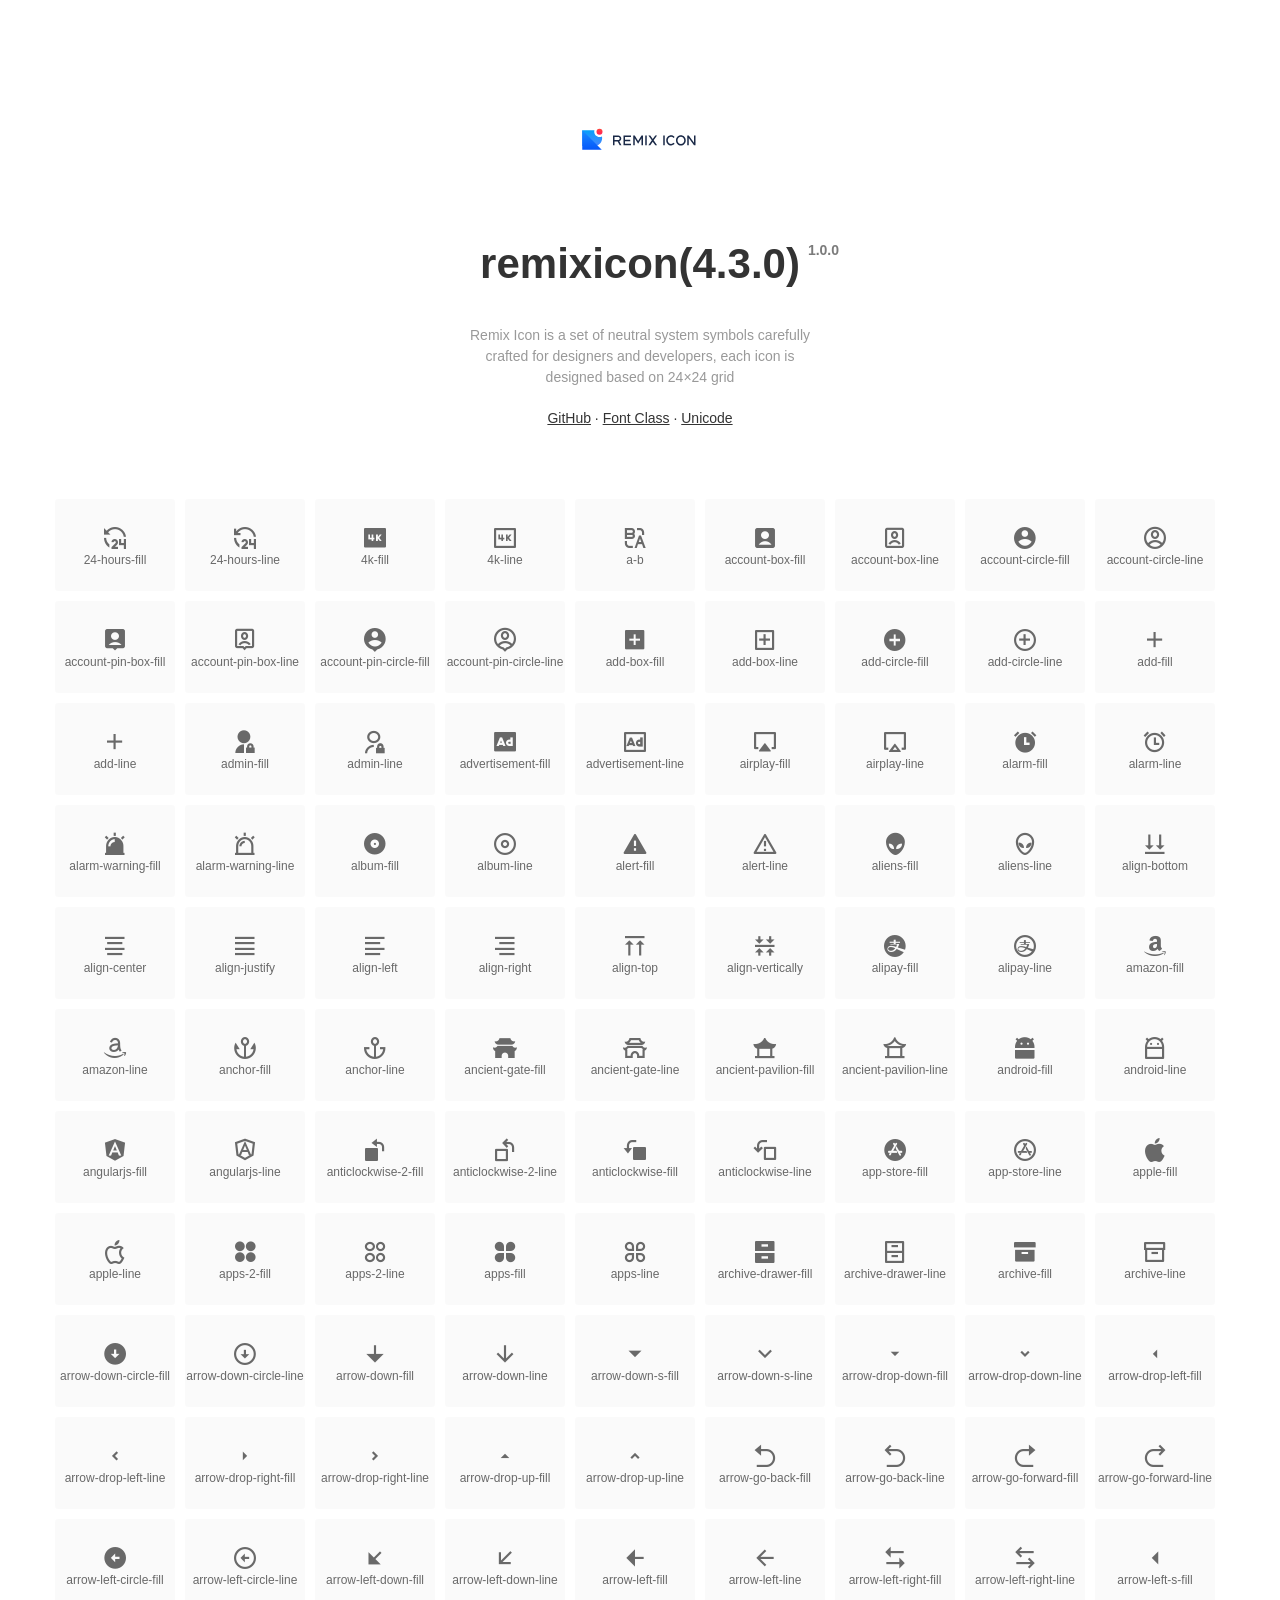
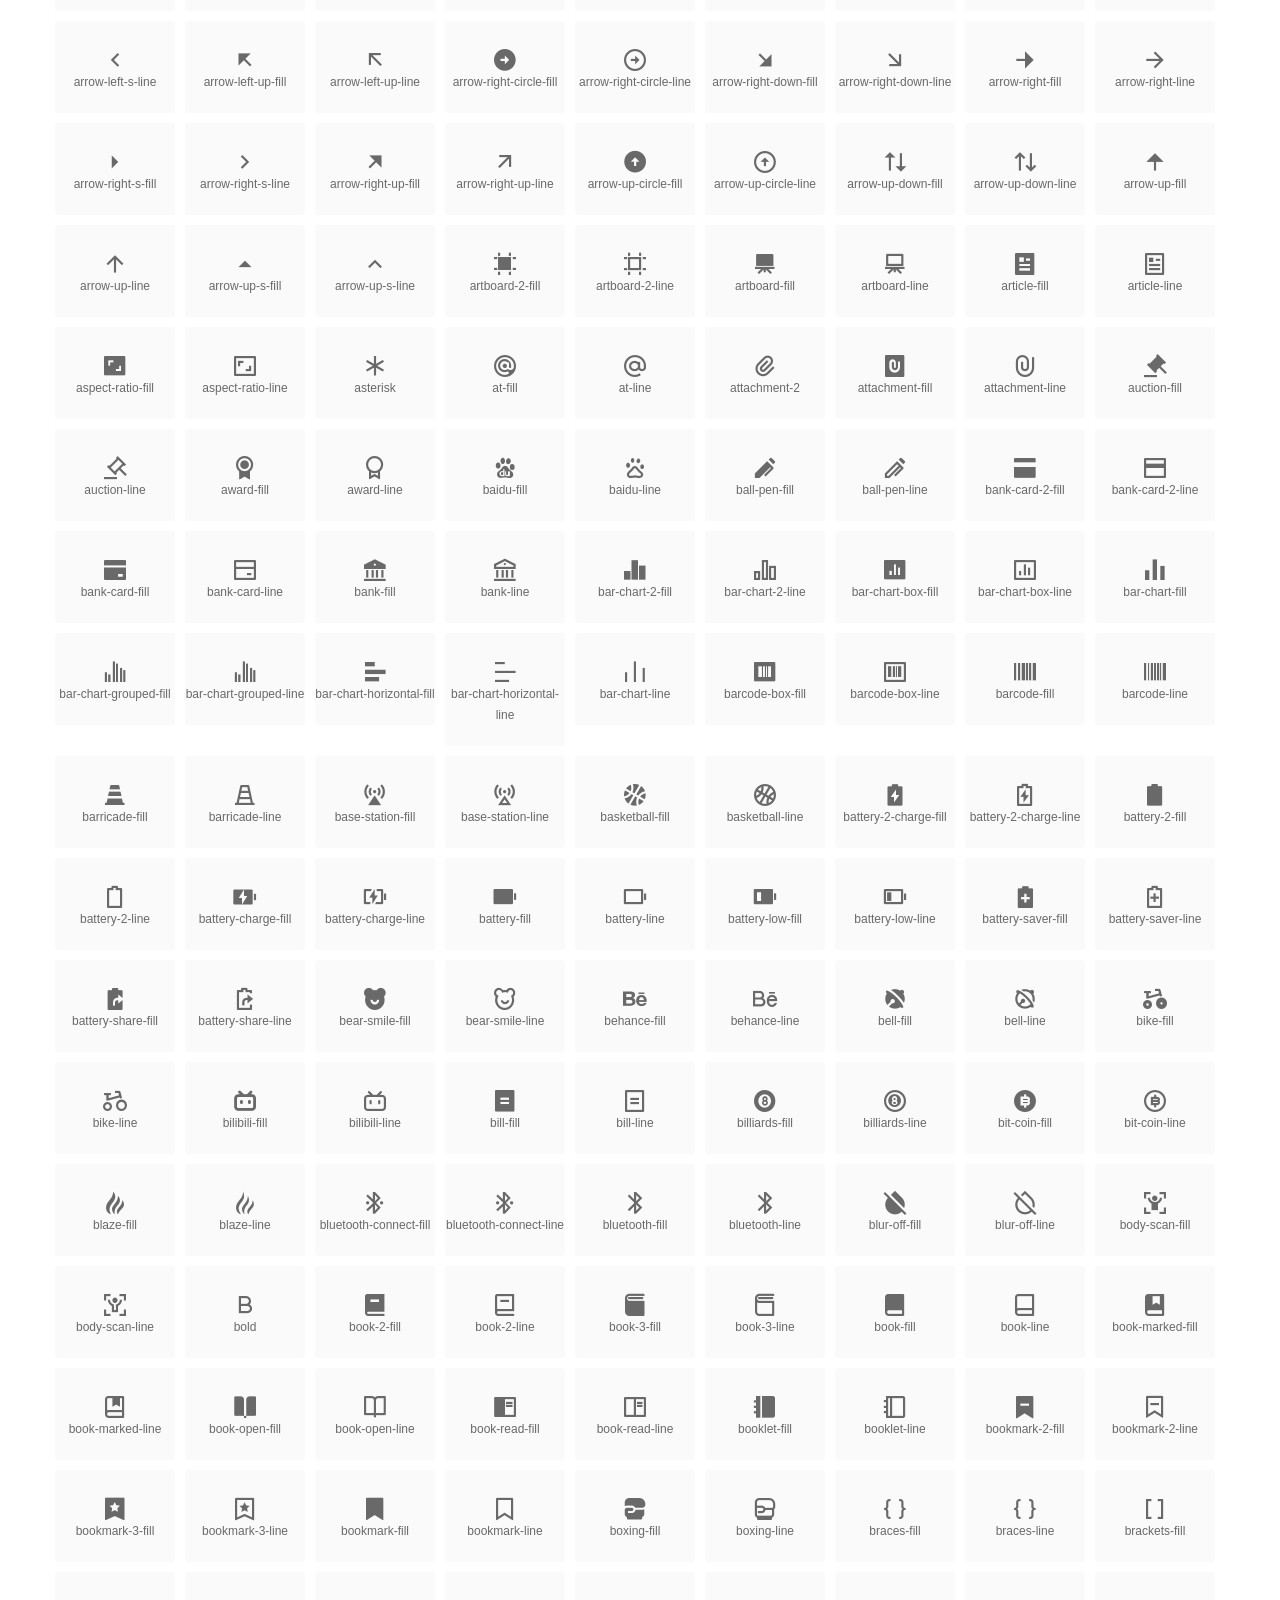
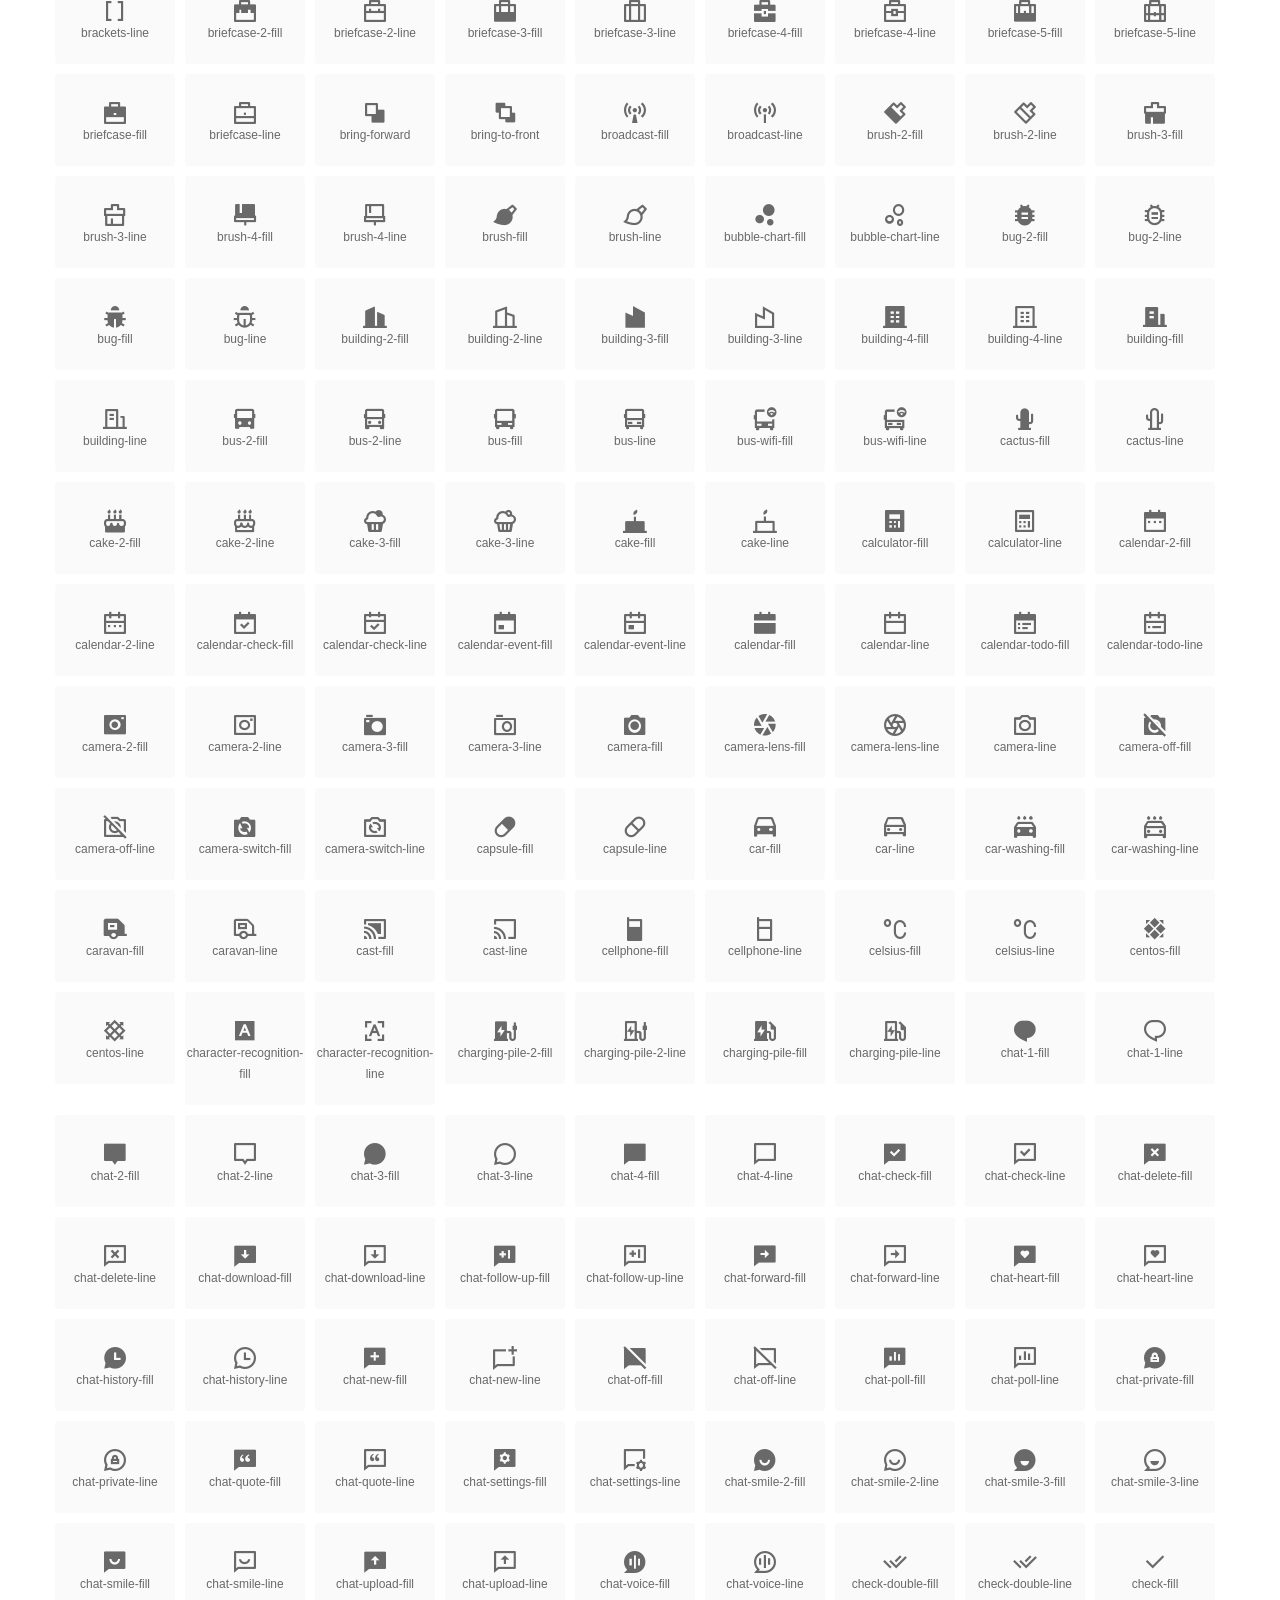
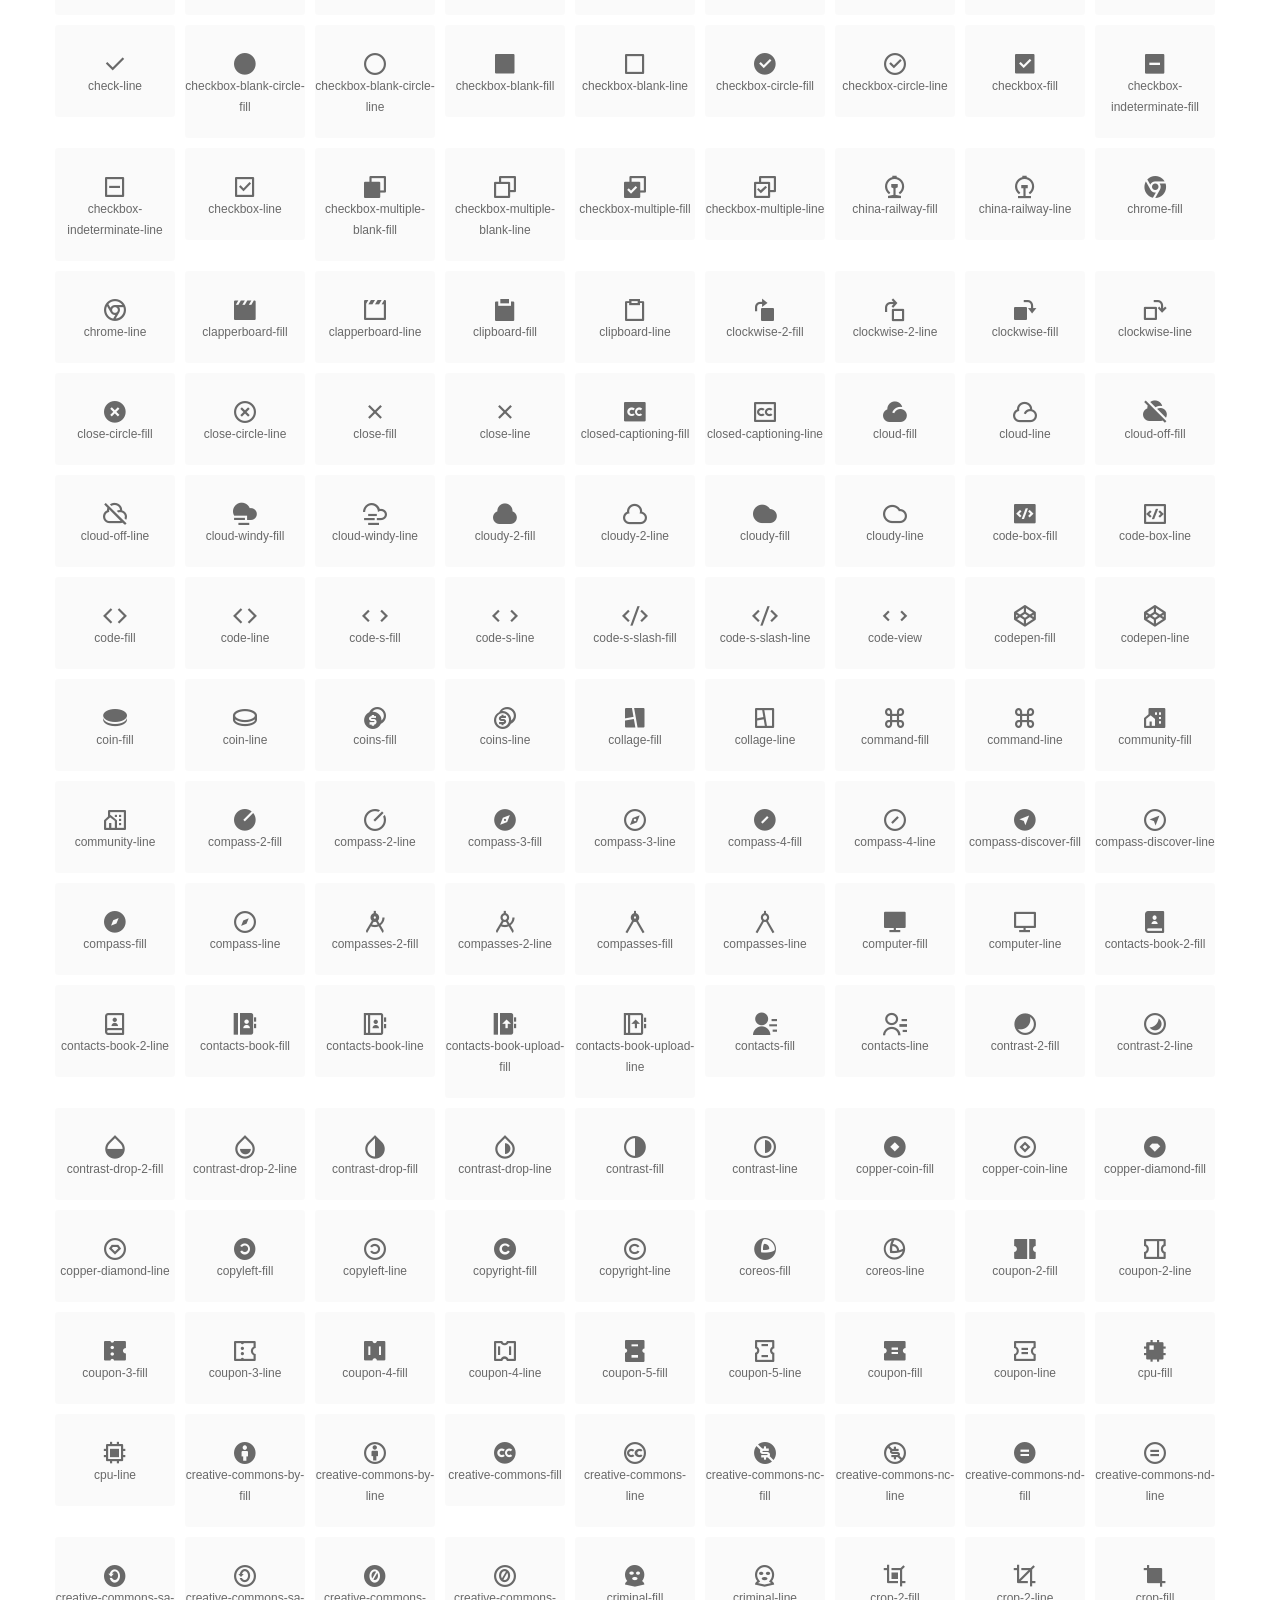
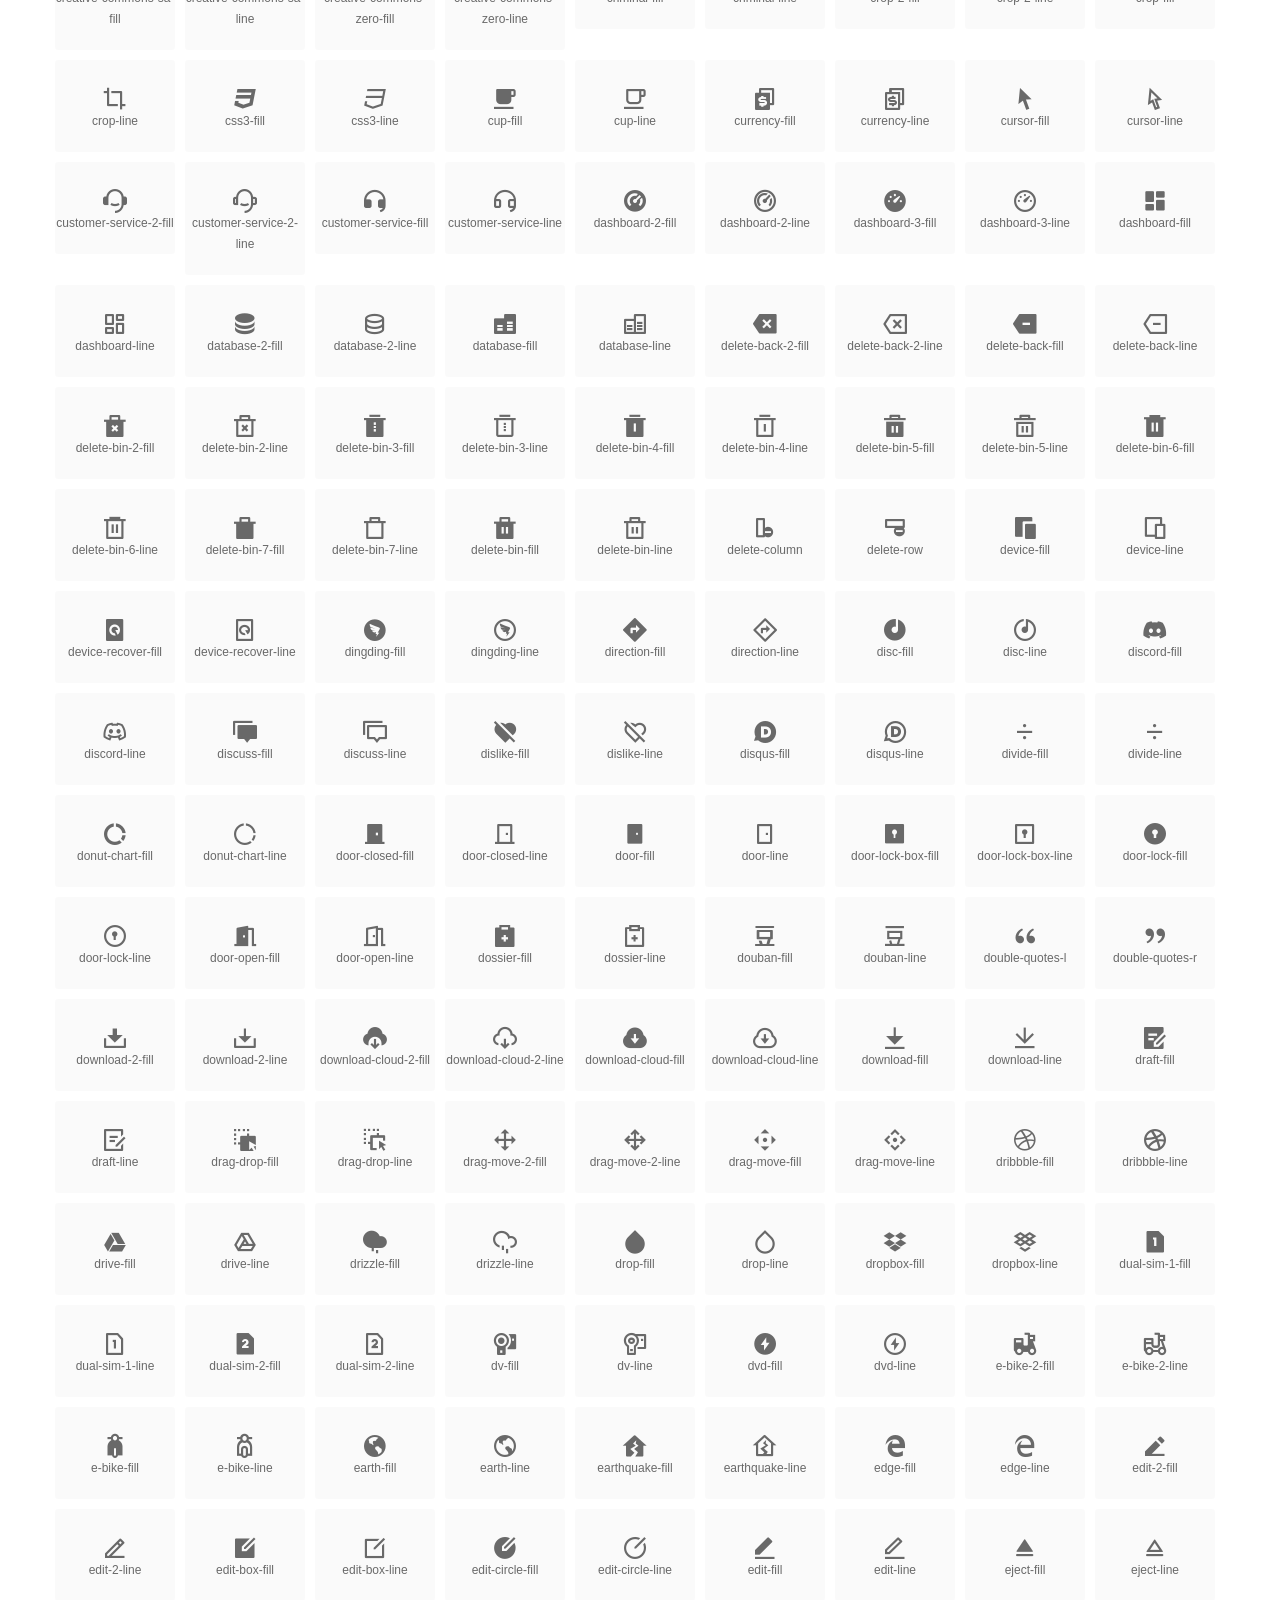
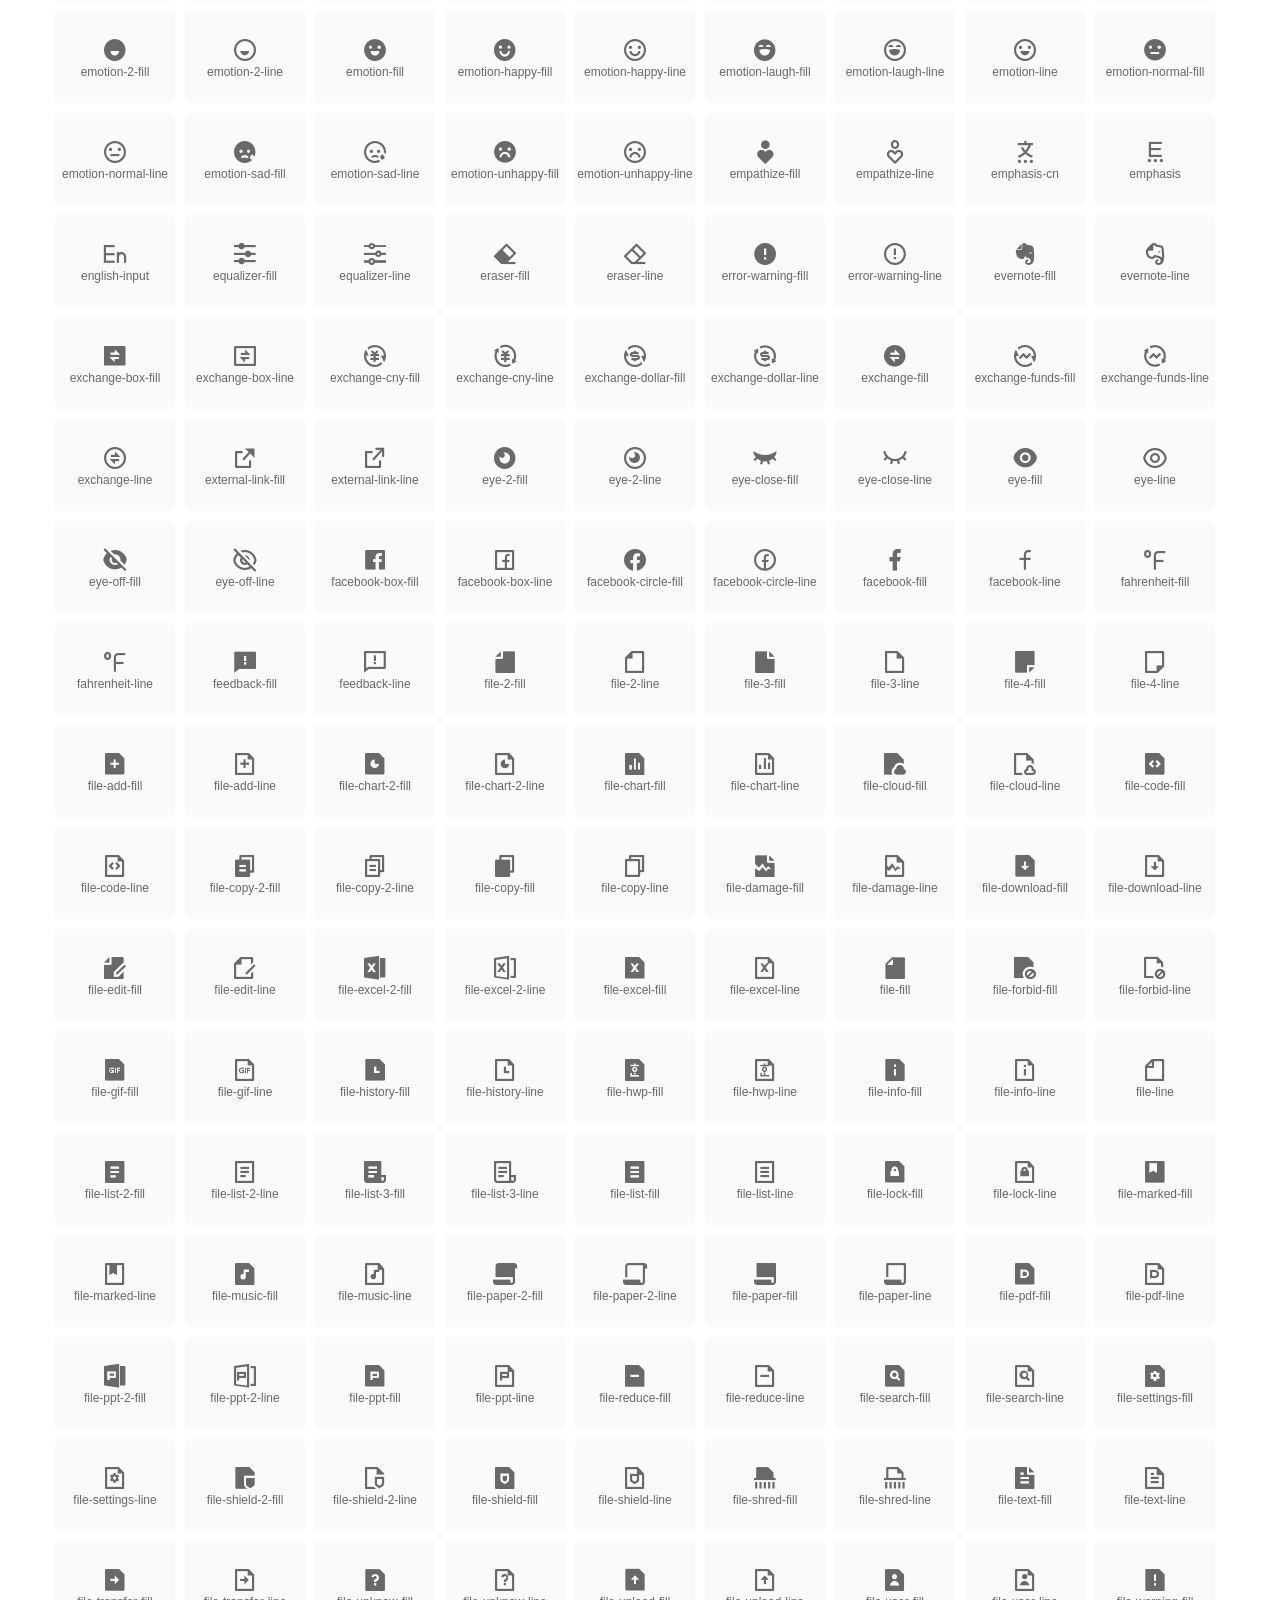
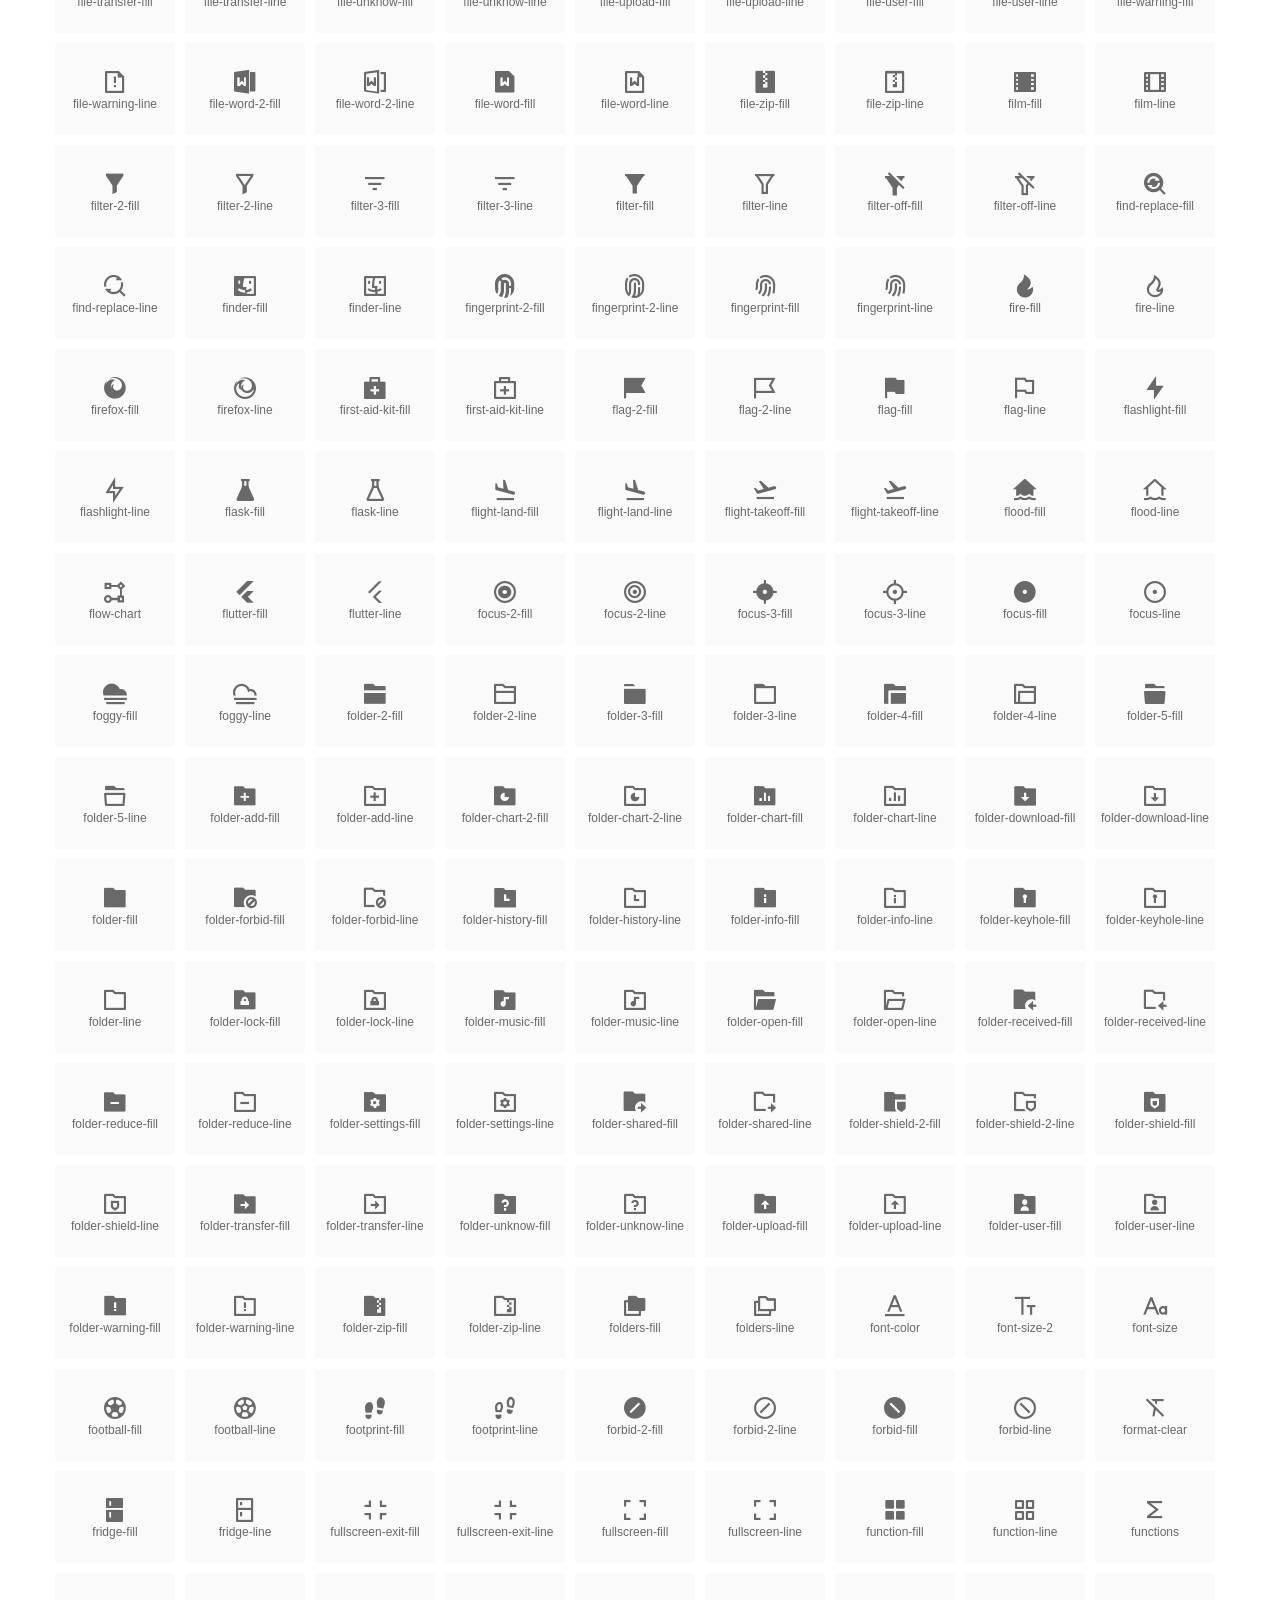
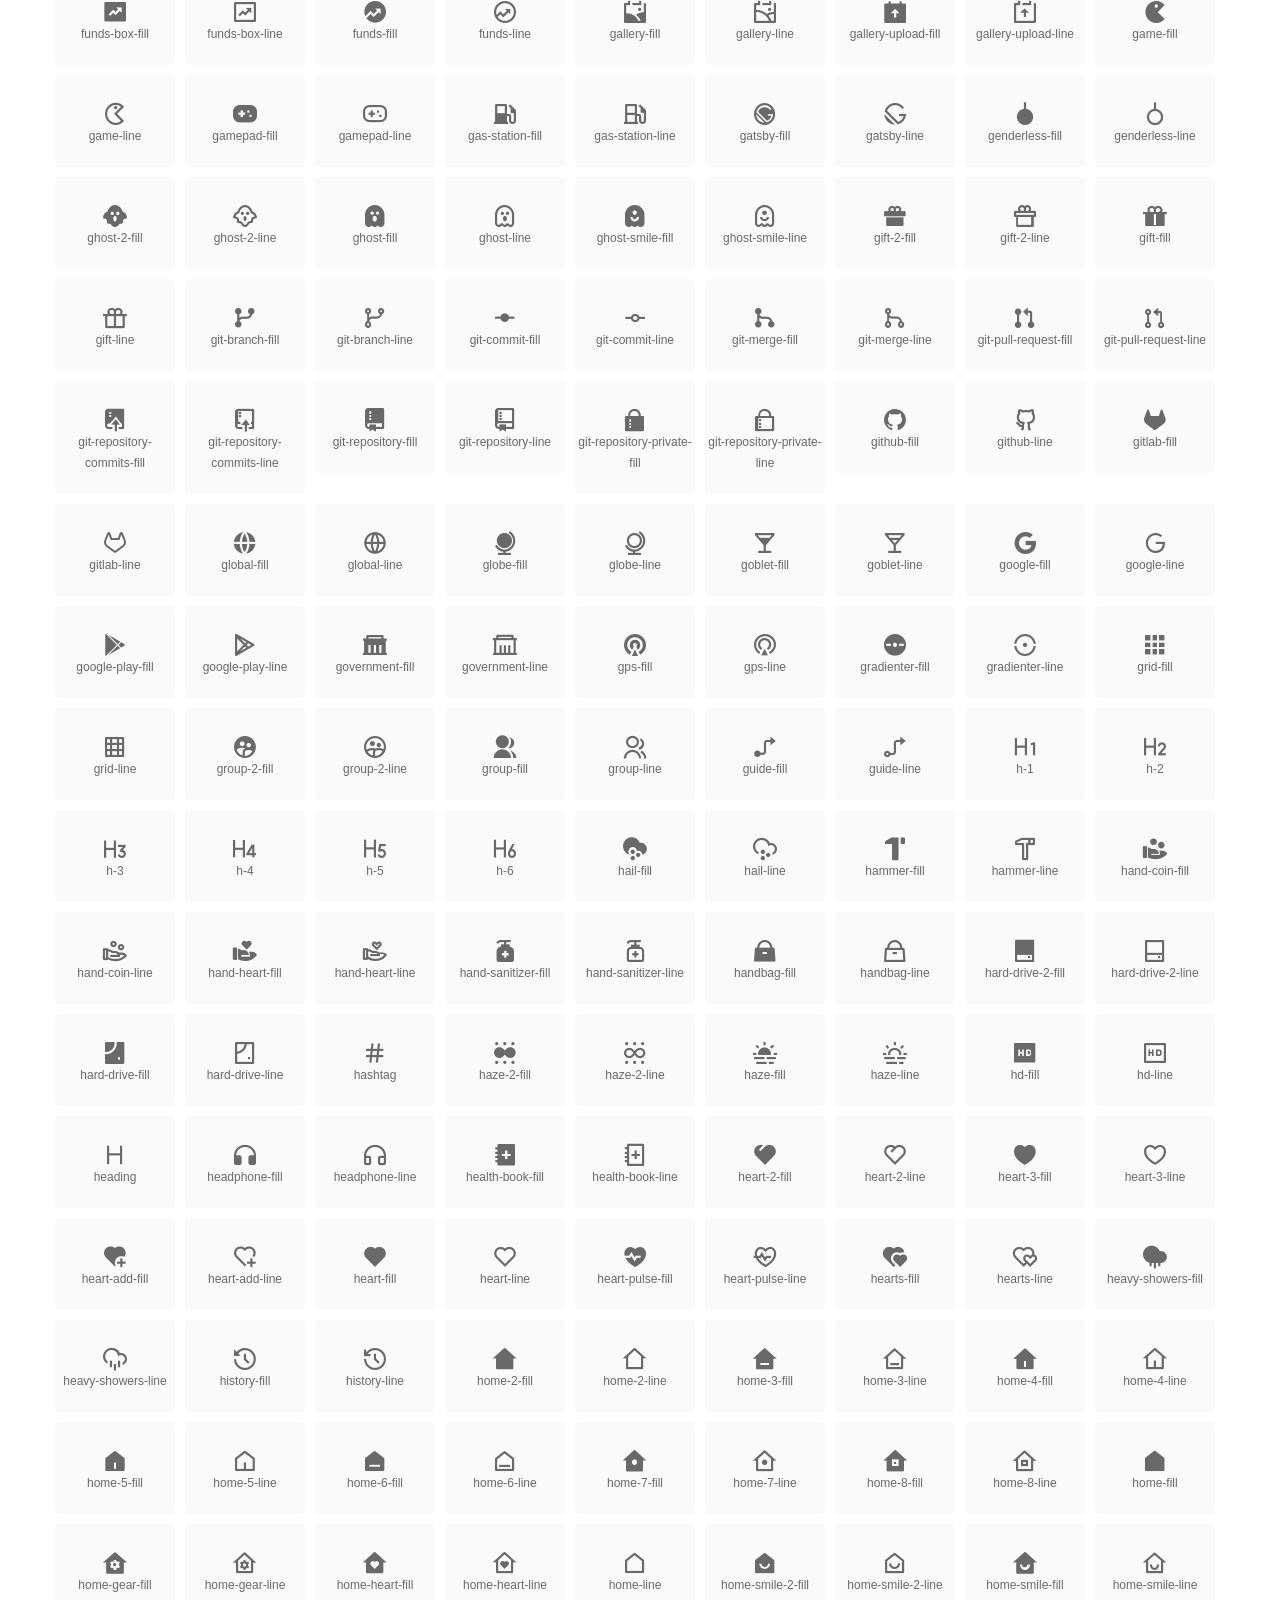
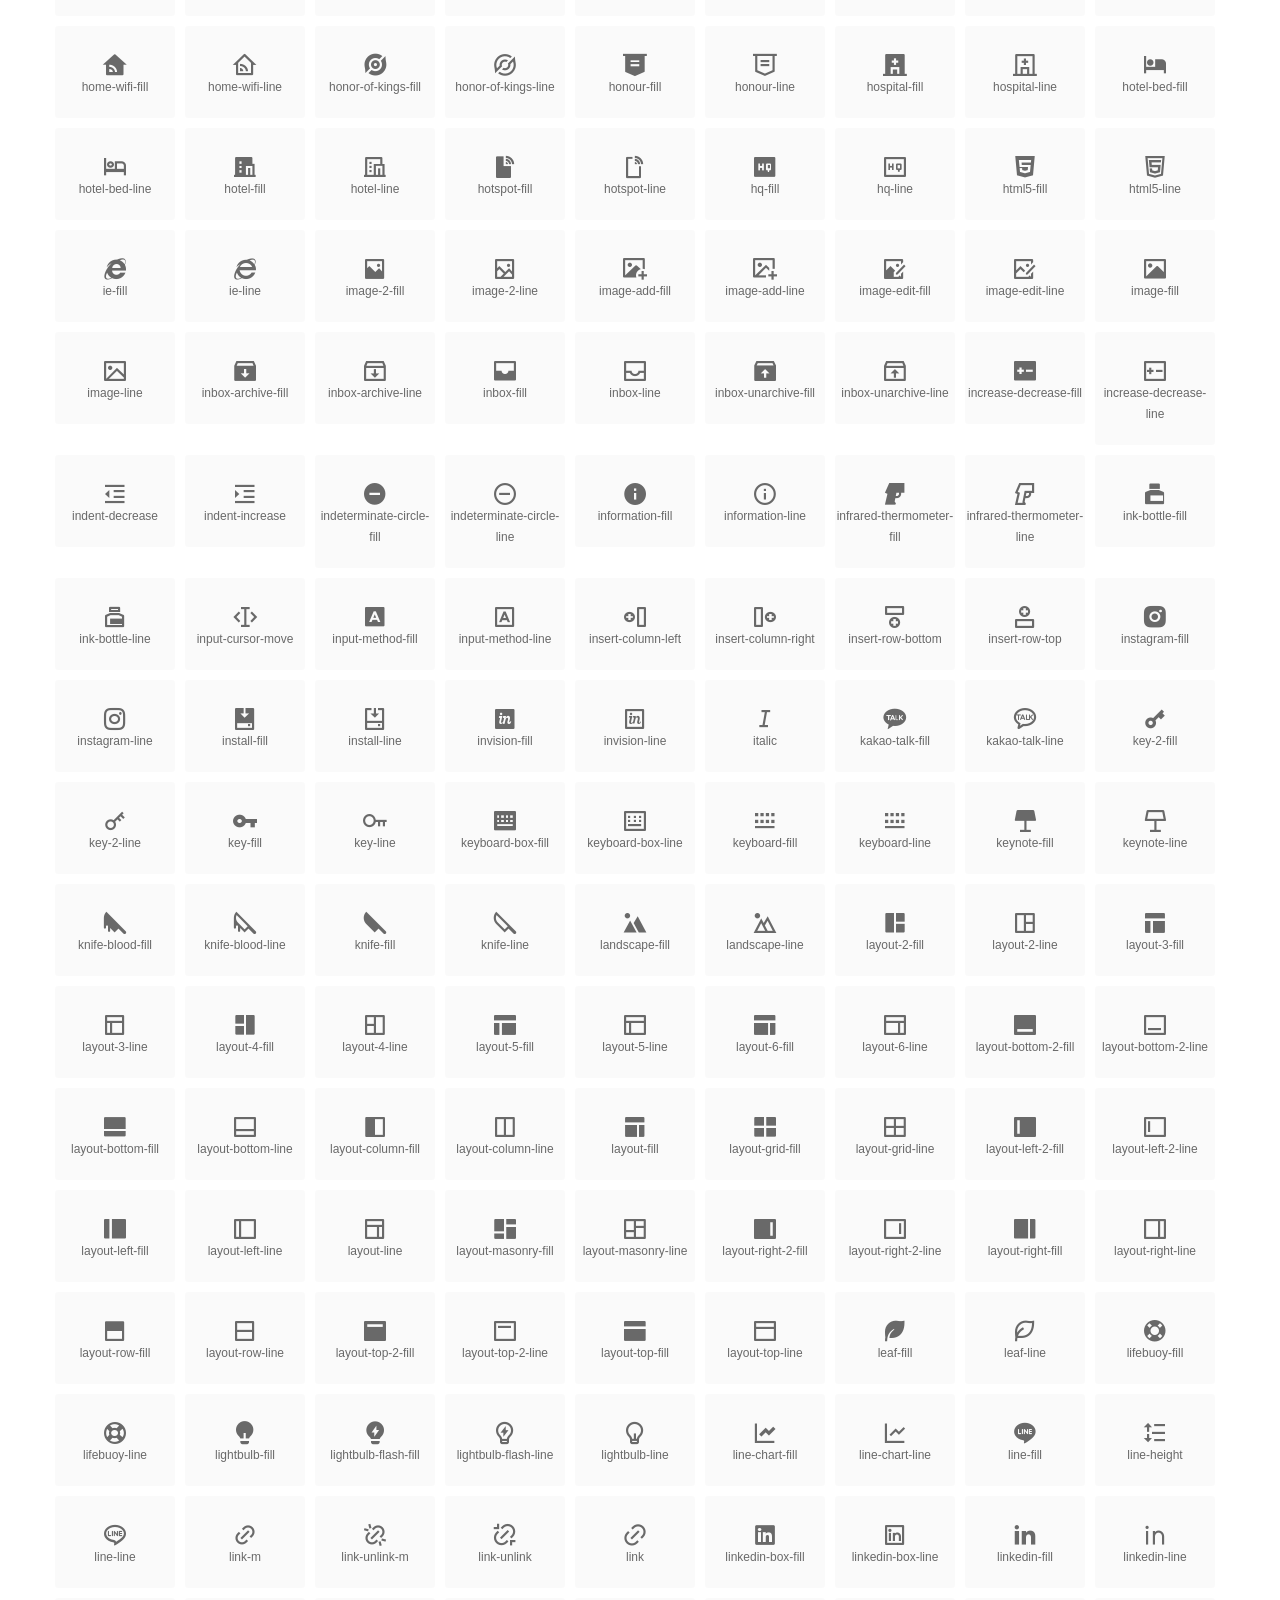
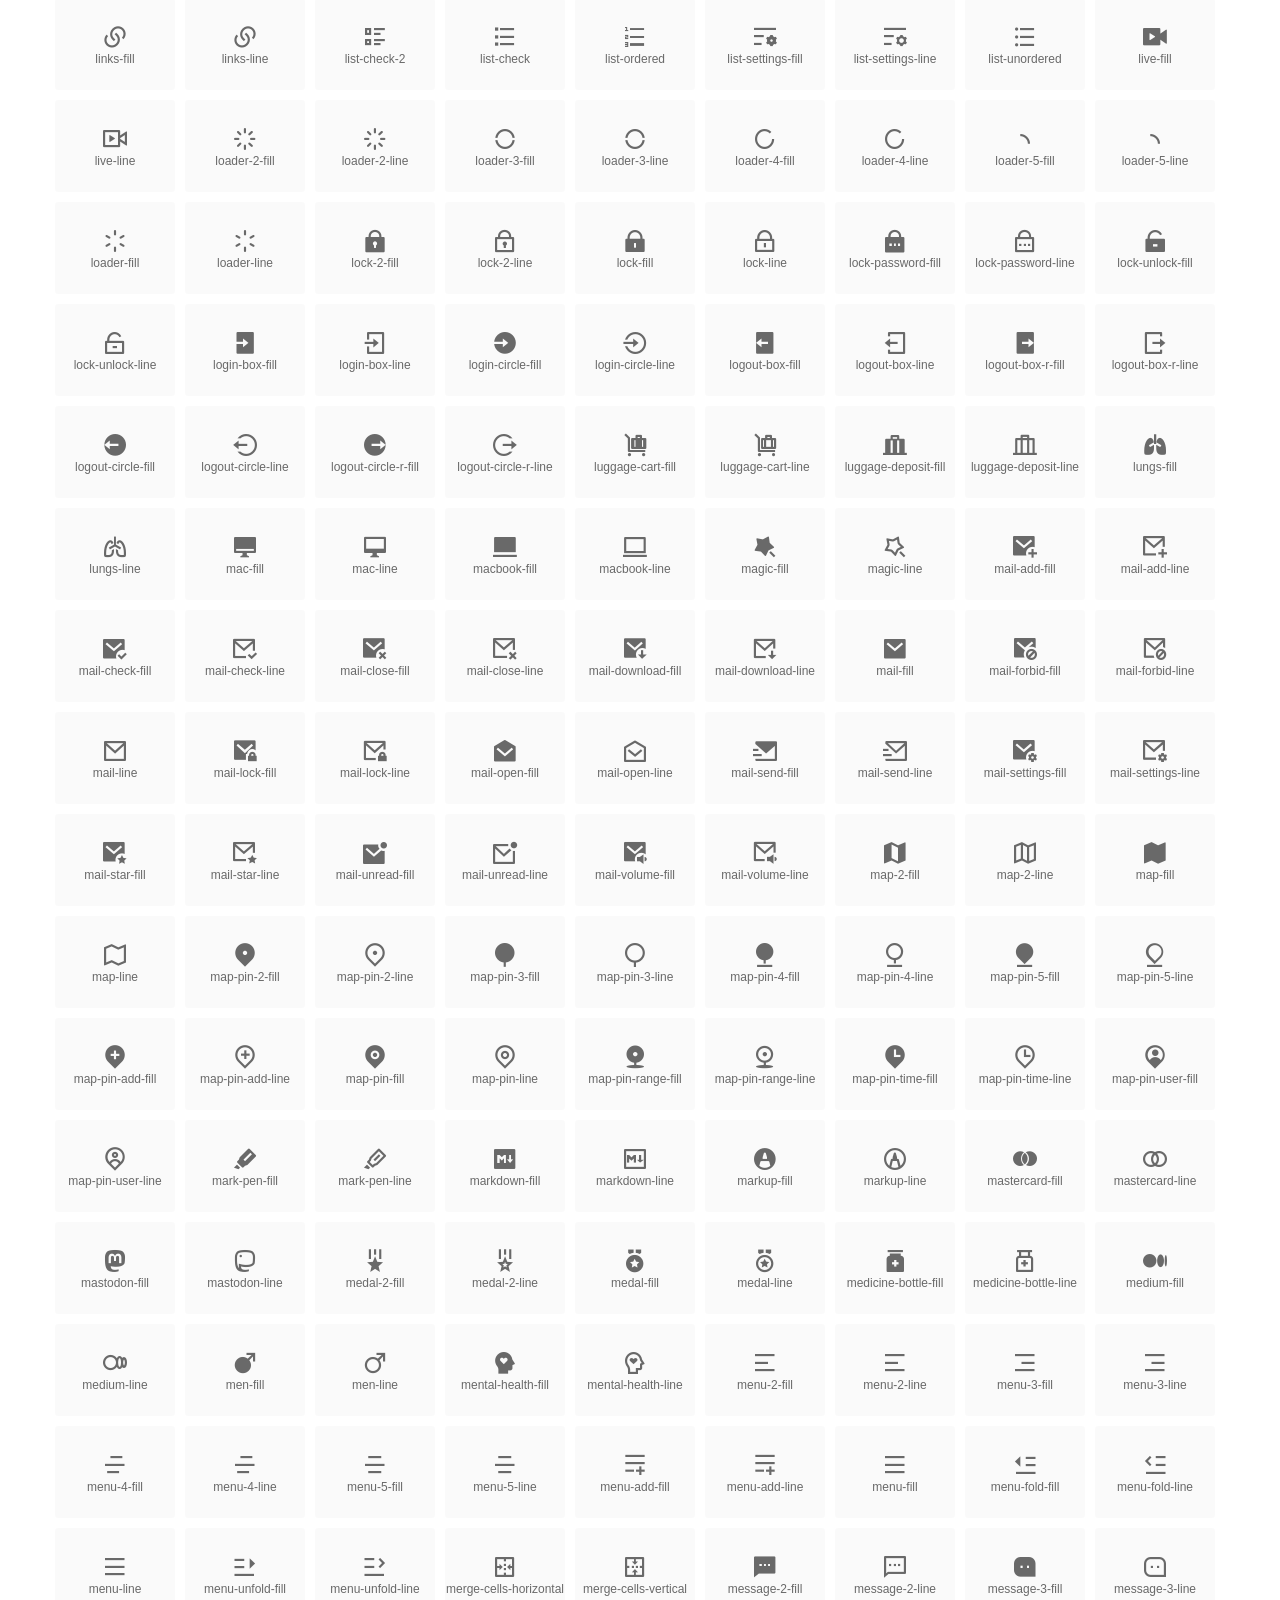
<file: SimpleProject.WebAdmin/wwwroot/assets/libs/remixicon/index.html>
<!DOCTYPE html>
<html lang="en">
<head>
  <meta charset="UTF-8">
  <title>remixicon(4.3.0)</title>
  <meta name="viewport" content="width=device-width,minimum-scale=1.0,maximum-scale=1.0,user-scalable=no">
   
  <meta name="description" content="Remix Icon is a set of neutral system symbols carefully crafted for designers and developers, each icon is designed based on 24×24 grid">
   
  <meta name="keywords" content="remixicon,TTF,EOT,WOFF,WOFF2,SVG">
  
  
  
  <link rel="stylesheet" href="remixicon.css" />
  
  <style>
    *{margin: 0;padding: 0;list-style: none;}
    body { color: #696969; font: 12px/1.5 tahoma, arial, \5b8b\4f53, sans-serif; }
    a { color: #333; text-decoration: underline; }
    a:hover { color: rgb(9, 73, 209); }
    .header { color: #333; text-align: center; padding: 80px 0 60px 0; min-height: 153px; font-size: 14px; }
    .header .logo svg { height: 120px; width: 120px; }
    .header h1 { font-size: 42px; padding: 26px 0 10px 0; }
    .header sup {font-size: 14px; margin: 8px 0 0 8px; position: absolute; color: #7b7b7b; }
    .info {
      color: #999;
      font-weight: normal;
      max-width: 346px;
      margin: 0 auto;
      padding: 20px 0;
      font-size: 14px;
    }

    .icons { max-width: 1190px; margin: 0 auto; }
    .icons ul { text-align: center; }
    .icons ul li {
      vertical-align: top;
      width: 120px;
      display: inline-block;
      text-align: center;
      background-color: rgba(0,0,0,.02);
      border-radius: 3px;
      padding: 29px 0 10px 0;
      margin-right: 10px;
      margin-top: 10px;
      transition: all 0.6s ease;
    }
    .icons ul li:hover { background-color: rgba(0,0,0,.06); }
    .icons ul li:hover span { color: #3c75e4; opacity: 1; }
    .icons ul li .unicode { color: #8c8c8c; opacity: 0.3; }
    .icons ul li h4 {
      font-weight: normal;
      padding: 10px 0 5px 0;
      display: block;
      color: #8c8c8c;
      font-size: 14px;
      line-height: 12px;
      opacity: 0.8;
    }
    .icons ul li:hover h4 { opacity: 1; }
    .icons ul li svg { width: 24px; height: 24px; }
    .icons ul li:hover { color: #3c75e4; }
    .footer { text-align: center; padding: 10px 0 90px 0; }
    .footer a { text-align: center; padding: 10px 0 90px 0; color: #696969;}
    .footer a:hover { color: #0949d1; }
    .links { text-align: center; padding: 50px 0 0 0; font-size: 14px; }
    
    .icons ul li.class-icon { font-size: 21px; line-height: 21px; padding-bottom: 20px; }
    .icons ul li.class-icon p{ font-size: 12px; }
    .icons ul li.class-icon [class^="ri-"]{ font-size: 26px; }
    
    
    
  </style>
  
</head>

<body>
  
  <div class="header">
    
    <div class="logo">
      <a href="./"><svg width="160" height="32" viewBox="0 0 160 32" fill="none" xmlns="http://www.w3.org/2000/svg">
<path d="M121.5 9.80005C123.33 9.80005 124.984 10.5797 126.165 11.8344L124.75 13.2496C123.929 12.3549 122.773 11.8 121.5 11.8C119.029 11.8 117 13.891 117 16.5C117 19.1091 119.029 21.2 121.5 21.2C122.773 21.2 123.929 20.6452 124.75 19.7505L126.165 21.1657C124.984 22.4204 123.33 23.2 121.5 23.2C117.91 23.2 115 20.2004 115 16.5C115 12.7997 117.91 9.80005 121.5 9.80005Z" fill="#1A2947"/>
<path d="M113 10V23H111V10H113Z" fill="#1A2947"/>
<path d="M154 23V9.99988H152L152 19.6019L144.997 9.99988L143 10.0039V23H145L145 13.3969L152 23H154Z" fill="#1A2947"/>
<path d="M68 10V12H60V15.5H67V17.5H60V21H68V23H58V10H68Z" fill="#1A2947"/>
<path d="M82 10L77.4999 17.201L73 10H71V23H73V13.775L77.4999 20.975L82 13.773V23H84V10H82Z" fill="#1A2947"/>
<path d="M89 10V23H87V10H89Z" fill="#1A2947"/>
<path d="M96.9999 14.7565L93.6689 9.99951H91.2279L95.7789 16.4995L91.2289 22.9995H93.6689L96.9999 18.2435L100.33 22.9995H102.772L98.2209 16.4995L102.773 9.99951H100.33L96.9999 14.7565Z" fill="#1A2947"/>
<path fill-rule="evenodd" clip-rule="evenodd" d="M141 16.5C141 12.7997 138.09 9.80005 134.5 9.80005C130.91 9.80005 128 12.7997 128 16.5C128 20.2004 130.91 23.2 134.5 23.2C138.09 23.2 141 20.2004 141 16.5ZM130 16.5C130 13.891 132.029 11.8 134.5 11.8C136.971 11.8 139 13.891 139 16.5C139 19.1091 136.971 21.2 134.5 21.2C132.029 21.2 130 19.1091 130 16.5Z" fill="#1A2947"/>
<path fill-rule="evenodd" clip-rule="evenodd" d="M51 10C53.2091 10 55 11.7909 55 14C55 15.7175 53.9176 17.1821 52.3977 17.749L55.1901 22.999H52.9251L50.267 18H46V23H44V10H51ZM46 11.999V15.999L51 16C52.1046 16 53 15.1046 53 14C53 12.8955 52.1 12 51 12L46 11.999Z" fill="#1A2947"/>
<path fill-rule="evenodd" clip-rule="evenodd" d="M19.2887 3.00389C19.1928 3.0013 19.0965 3 19 3H3V24H19C24.799 24 29.5 19.299 29.5 13.5C29.5 12.7108 29.4129 11.942 29.2479 11.2025C28.2772 11.7119 27.1722 12 26 12C22.134 12 19 8.86599 19 5C19 4.30645 19.1009 3.63646 19.2887 3.00389Z" fill="url(#paint0_linear_960_1054)"/>
<g filter="url(#filter0_b_960_1054)">
<path fill-rule="evenodd" clip-rule="evenodd" d="M3 3L29 29H3V3Z" fill="url(#paint1_linear_960_1054)"/>
</g>
<circle cx="26" cy="5" r="4" fill="url(#paint2_linear_960_1054)"/>
<defs>
<filter id="filter0_b_960_1054" x="-2.43656" y="-2.43656" width="36.8731" height="36.8731" filterUnits="userSpaceOnUse" color-interpolation-filters="sRGB">
<feFlood flood-opacity="0" result="BackgroundImageFix"/>
<feGaussianBlur in="BackgroundImage" stdDeviation="2.71828"/>
<feComposite in2="SourceAlpha" operator="in" result="effect1_backgroundBlur_960_1054"/>
<feBlend mode="normal" in="SourceGraphic" in2="effect1_backgroundBlur_960_1054" result="shape"/>
</filter>
<linearGradient id="paint0_linear_960_1054" x1="3" y1="3" x2="3" y2="24" gradientUnits="userSpaceOnUse">
<stop stop-color="#05A0FA"/>
<stop offset="1" stop-color="#4785FF"/>
</linearGradient>
<linearGradient id="paint1_linear_960_1054" x1="3" y1="3" x2="3" y2="29" gradientUnits="userSpaceOnUse">
<stop stop-color="#1A8CFF"/>
<stop offset="1" stop-color="#0557FA"/>
</linearGradient>
<linearGradient id="paint2_linear_960_1054" x1="22" y1="1" x2="22" y2="9" gradientUnits="userSpaceOnUse">
<stop stop-color="#FF463A"/>
<stop offset="1" stop-color="#FF1F5A"/>
</linearGradient>
</defs>
</svg>
</a>
    </div>
    
    <h1>remixicon(4.3.0)<sup>1.0.0</sup></h1>
    <div class="info">
      Remix Icon is a set of neutral system symbols carefully crafted for designers and developers, each icon is designed based on 24×24 grid
    </div>
    <p>
      
      <a href="https://github.com/Remix-Design/remixicon.git">GitHub</a> · 
      
      <a href="index.html">Font Class</a> · 
      
      <a href="unicode.html">Unicode</a>
      
    </p>
  </div>
  <div class="icons">
    <ul>
      <li class="class-icon"><i class="ri-24-hours-fill"></i><p class="name">24-hours-fill</p></li><li class="class-icon"><i class="ri-24-hours-line"></i><p class="name">24-hours-line</p></li><li class="class-icon"><i class="ri-4k-fill"></i><p class="name">4k-fill</p></li><li class="class-icon"><i class="ri-4k-line"></i><p class="name">4k-line</p></li><li class="class-icon"><i class="ri-a-b"></i><p class="name">a-b</p></li><li class="class-icon"><i class="ri-account-box-fill"></i><p class="name">account-box-fill</p></li><li class="class-icon"><i class="ri-account-box-line"></i><p class="name">account-box-line</p></li><li class="class-icon"><i class="ri-account-circle-fill"></i><p class="name">account-circle-fill</p></li><li class="class-icon"><i class="ri-account-circle-line"></i><p class="name">account-circle-line</p></li><li class="class-icon"><i class="ri-account-pin-box-fill"></i><p class="name">account-pin-box-fill</p></li><li class="class-icon"><i class="ri-account-pin-box-line"></i><p class="name">account-pin-box-line</p></li><li class="class-icon"><i class="ri-account-pin-circle-fill"></i><p class="name">account-pin-circle-fill</p></li><li class="class-icon"><i class="ri-account-pin-circle-line"></i><p class="name">account-pin-circle-line</p></li><li class="class-icon"><i class="ri-add-box-fill"></i><p class="name">add-box-fill</p></li><li class="class-icon"><i class="ri-add-box-line"></i><p class="name">add-box-line</p></li><li class="class-icon"><i class="ri-add-circle-fill"></i><p class="name">add-circle-fill</p></li><li class="class-icon"><i class="ri-add-circle-line"></i><p class="name">add-circle-line</p></li><li class="class-icon"><i class="ri-add-fill"></i><p class="name">add-fill</p></li><li class="class-icon"><i class="ri-add-line"></i><p class="name">add-line</p></li><li class="class-icon"><i class="ri-admin-fill"></i><p class="name">admin-fill</p></li><li class="class-icon"><i class="ri-admin-line"></i><p class="name">admin-line</p></li><li class="class-icon"><i class="ri-advertisement-fill"></i><p class="name">advertisement-fill</p></li><li class="class-icon"><i class="ri-advertisement-line"></i><p class="name">advertisement-line</p></li><li class="class-icon"><i class="ri-airplay-fill"></i><p class="name">airplay-fill</p></li><li class="class-icon"><i class="ri-airplay-line"></i><p class="name">airplay-line</p></li><li class="class-icon"><i class="ri-alarm-fill"></i><p class="name">alarm-fill</p></li><li class="class-icon"><i class="ri-alarm-line"></i><p class="name">alarm-line</p></li><li class="class-icon"><i class="ri-alarm-warning-fill"></i><p class="name">alarm-warning-fill</p></li><li class="class-icon"><i class="ri-alarm-warning-line"></i><p class="name">alarm-warning-line</p></li><li class="class-icon"><i class="ri-album-fill"></i><p class="name">album-fill</p></li><li class="class-icon"><i class="ri-album-line"></i><p class="name">album-line</p></li><li class="class-icon"><i class="ri-alert-fill"></i><p class="name">alert-fill</p></li><li class="class-icon"><i class="ri-alert-line"></i><p class="name">alert-line</p></li><li class="class-icon"><i class="ri-aliens-fill"></i><p class="name">aliens-fill</p></li><li class="class-icon"><i class="ri-aliens-line"></i><p class="name">aliens-line</p></li><li class="class-icon"><i class="ri-align-bottom"></i><p class="name">align-bottom</p></li><li class="class-icon"><i class="ri-align-center"></i><p class="name">align-center</p></li><li class="class-icon"><i class="ri-align-justify"></i><p class="name">align-justify</p></li><li class="class-icon"><i class="ri-align-left"></i><p class="name">align-left</p></li><li class="class-icon"><i class="ri-align-right"></i><p class="name">align-right</p></li><li class="class-icon"><i class="ri-align-top"></i><p class="name">align-top</p></li><li class="class-icon"><i class="ri-align-vertically"></i><p class="name">align-vertically</p></li><li class="class-icon"><i class="ri-alipay-fill"></i><p class="name">alipay-fill</p></li><li class="class-icon"><i class="ri-alipay-line"></i><p class="name">alipay-line</p></li><li class="class-icon"><i class="ri-amazon-fill"></i><p class="name">amazon-fill</p></li><li class="class-icon"><i class="ri-amazon-line"></i><p class="name">amazon-line</p></li><li class="class-icon"><i class="ri-anchor-fill"></i><p class="name">anchor-fill</p></li><li class="class-icon"><i class="ri-anchor-line"></i><p class="name">anchor-line</p></li><li class="class-icon"><i class="ri-ancient-gate-fill"></i><p class="name">ancient-gate-fill</p></li><li class="class-icon"><i class="ri-ancient-gate-line"></i><p class="name">ancient-gate-line</p></li><li class="class-icon"><i class="ri-ancient-pavilion-fill"></i><p class="name">ancient-pavilion-fill</p></li><li class="class-icon"><i class="ri-ancient-pavilion-line"></i><p class="name">ancient-pavilion-line</p></li><li class="class-icon"><i class="ri-android-fill"></i><p class="name">android-fill</p></li><li class="class-icon"><i class="ri-android-line"></i><p class="name">android-line</p></li><li class="class-icon"><i class="ri-angularjs-fill"></i><p class="name">angularjs-fill</p></li><li class="class-icon"><i class="ri-angularjs-line"></i><p class="name">angularjs-line</p></li><li class="class-icon"><i class="ri-anticlockwise-2-fill"></i><p class="name">anticlockwise-2-fill</p></li><li class="class-icon"><i class="ri-anticlockwise-2-line"></i><p class="name">anticlockwise-2-line</p></li><li class="class-icon"><i class="ri-anticlockwise-fill"></i><p class="name">anticlockwise-fill</p></li><li class="class-icon"><i class="ri-anticlockwise-line"></i><p class="name">anticlockwise-line</p></li><li class="class-icon"><i class="ri-app-store-fill"></i><p class="name">app-store-fill</p></li><li class="class-icon"><i class="ri-app-store-line"></i><p class="name">app-store-line</p></li><li class="class-icon"><i class="ri-apple-fill"></i><p class="name">apple-fill</p></li><li class="class-icon"><i class="ri-apple-line"></i><p class="name">apple-line</p></li><li class="class-icon"><i class="ri-apps-2-fill"></i><p class="name">apps-2-fill</p></li><li class="class-icon"><i class="ri-apps-2-line"></i><p class="name">apps-2-line</p></li><li class="class-icon"><i class="ri-apps-fill"></i><p class="name">apps-fill</p></li><li class="class-icon"><i class="ri-apps-line"></i><p class="name">apps-line</p></li><li class="class-icon"><i class="ri-archive-drawer-fill"></i><p class="name">archive-drawer-fill</p></li><li class="class-icon"><i class="ri-archive-drawer-line"></i><p class="name">archive-drawer-line</p></li><li class="class-icon"><i class="ri-archive-fill"></i><p class="name">archive-fill</p></li><li class="class-icon"><i class="ri-archive-line"></i><p class="name">archive-line</p></li><li class="class-icon"><i class="ri-arrow-down-circle-fill"></i><p class="name">arrow-down-circle-fill</p></li><li class="class-icon"><i class="ri-arrow-down-circle-line"></i><p class="name">arrow-down-circle-line</p></li><li class="class-icon"><i class="ri-arrow-down-fill"></i><p class="name">arrow-down-fill</p></li><li class="class-icon"><i class="ri-arrow-down-line"></i><p class="name">arrow-down-line</p></li><li class="class-icon"><i class="ri-arrow-down-s-fill"></i><p class="name">arrow-down-s-fill</p></li><li class="class-icon"><i class="ri-arrow-down-s-line"></i><p class="name">arrow-down-s-line</p></li><li class="class-icon"><i class="ri-arrow-drop-down-fill"></i><p class="name">arrow-drop-down-fill</p></li><li class="class-icon"><i class="ri-arrow-drop-down-line"></i><p class="name">arrow-drop-down-line</p></li><li class="class-icon"><i class="ri-arrow-drop-left-fill"></i><p class="name">arrow-drop-left-fill</p></li><li class="class-icon"><i class="ri-arrow-drop-left-line"></i><p class="name">arrow-drop-left-line</p></li><li class="class-icon"><i class="ri-arrow-drop-right-fill"></i><p class="name">arrow-drop-right-fill</p></li><li class="class-icon"><i class="ri-arrow-drop-right-line"></i><p class="name">arrow-drop-right-line</p></li><li class="class-icon"><i class="ri-arrow-drop-up-fill"></i><p class="name">arrow-drop-up-fill</p></li><li class="class-icon"><i class="ri-arrow-drop-up-line"></i><p class="name">arrow-drop-up-line</p></li><li class="class-icon"><i class="ri-arrow-go-back-fill"></i><p class="name">arrow-go-back-fill</p></li><li class="class-icon"><i class="ri-arrow-go-back-line"></i><p class="name">arrow-go-back-line</p></li><li class="class-icon"><i class="ri-arrow-go-forward-fill"></i><p class="name">arrow-go-forward-fill</p></li><li class="class-icon"><i class="ri-arrow-go-forward-line"></i><p class="name">arrow-go-forward-line</p></li><li class="class-icon"><i class="ri-arrow-left-circle-fill"></i><p class="name">arrow-left-circle-fill</p></li><li class="class-icon"><i class="ri-arrow-left-circle-line"></i><p class="name">arrow-left-circle-line</p></li><li class="class-icon"><i class="ri-arrow-left-down-fill"></i><p class="name">arrow-left-down-fill</p></li><li class="class-icon"><i class="ri-arrow-left-down-line"></i><p class="name">arrow-left-down-line</p></li><li class="class-icon"><i class="ri-arrow-left-fill"></i><p class="name">arrow-left-fill</p></li><li class="class-icon"><i class="ri-arrow-left-line"></i><p class="name">arrow-left-line</p></li><li class="class-icon"><i class="ri-arrow-left-right-fill"></i><p class="name">arrow-left-right-fill</p></li><li class="class-icon"><i class="ri-arrow-left-right-line"></i><p class="name">arrow-left-right-line</p></li><li class="class-icon"><i class="ri-arrow-left-s-fill"></i><p class="name">arrow-left-s-fill</p></li><li class="class-icon"><i class="ri-arrow-left-s-line"></i><p class="name">arrow-left-s-line</p></li><li class="class-icon"><i class="ri-arrow-left-up-fill"></i><p class="name">arrow-left-up-fill</p></li><li class="class-icon"><i class="ri-arrow-left-up-line"></i><p class="name">arrow-left-up-line</p></li><li class="class-icon"><i class="ri-arrow-right-circle-fill"></i><p class="name">arrow-right-circle-fill</p></li><li class="class-icon"><i class="ri-arrow-right-circle-line"></i><p class="name">arrow-right-circle-line</p></li><li class="class-icon"><i class="ri-arrow-right-down-fill"></i><p class="name">arrow-right-down-fill</p></li><li class="class-icon"><i class="ri-arrow-right-down-line"></i><p class="name">arrow-right-down-line</p></li><li class="class-icon"><i class="ri-arrow-right-fill"></i><p class="name">arrow-right-fill</p></li><li class="class-icon"><i class="ri-arrow-right-line"></i><p class="name">arrow-right-line</p></li><li class="class-icon"><i class="ri-arrow-right-s-fill"></i><p class="name">arrow-right-s-fill</p></li><li class="class-icon"><i class="ri-arrow-right-s-line"></i><p class="name">arrow-right-s-line</p></li><li class="class-icon"><i class="ri-arrow-right-up-fill"></i><p class="name">arrow-right-up-fill</p></li><li class="class-icon"><i class="ri-arrow-right-up-line"></i><p class="name">arrow-right-up-line</p></li><li class="class-icon"><i class="ri-arrow-up-circle-fill"></i><p class="name">arrow-up-circle-fill</p></li><li class="class-icon"><i class="ri-arrow-up-circle-line"></i><p class="name">arrow-up-circle-line</p></li><li class="class-icon"><i class="ri-arrow-up-down-fill"></i><p class="name">arrow-up-down-fill</p></li><li class="class-icon"><i class="ri-arrow-up-down-line"></i><p class="name">arrow-up-down-line</p></li><li class="class-icon"><i class="ri-arrow-up-fill"></i><p class="name">arrow-up-fill</p></li><li class="class-icon"><i class="ri-arrow-up-line"></i><p class="name">arrow-up-line</p></li><li class="class-icon"><i class="ri-arrow-up-s-fill"></i><p class="name">arrow-up-s-fill</p></li><li class="class-icon"><i class="ri-arrow-up-s-line"></i><p class="name">arrow-up-s-line</p></li><li class="class-icon"><i class="ri-artboard-2-fill"></i><p class="name">artboard-2-fill</p></li><li class="class-icon"><i class="ri-artboard-2-line"></i><p class="name">artboard-2-line</p></li><li class="class-icon"><i class="ri-artboard-fill"></i><p class="name">artboard-fill</p></li><li class="class-icon"><i class="ri-artboard-line"></i><p class="name">artboard-line</p></li><li class="class-icon"><i class="ri-article-fill"></i><p class="name">article-fill</p></li><li class="class-icon"><i class="ri-article-line"></i><p class="name">article-line</p></li><li class="class-icon"><i class="ri-aspect-ratio-fill"></i><p class="name">aspect-ratio-fill</p></li><li class="class-icon"><i class="ri-aspect-ratio-line"></i><p class="name">aspect-ratio-line</p></li><li class="class-icon"><i class="ri-asterisk"></i><p class="name">asterisk</p></li><li class="class-icon"><i class="ri-at-fill"></i><p class="name">at-fill</p></li><li class="class-icon"><i class="ri-at-line"></i><p class="name">at-line</p></li><li class="class-icon"><i class="ri-attachment-2"></i><p class="name">attachment-2</p></li><li class="class-icon"><i class="ri-attachment-fill"></i><p class="name">attachment-fill</p></li><li class="class-icon"><i class="ri-attachment-line"></i><p class="name">attachment-line</p></li><li class="class-icon"><i class="ri-auction-fill"></i><p class="name">auction-fill</p></li><li class="class-icon"><i class="ri-auction-line"></i><p class="name">auction-line</p></li><li class="class-icon"><i class="ri-award-fill"></i><p class="name">award-fill</p></li><li class="class-icon"><i class="ri-award-line"></i><p class="name">award-line</p></li><li class="class-icon"><i class="ri-baidu-fill"></i><p class="name">baidu-fill</p></li><li class="class-icon"><i class="ri-baidu-line"></i><p class="name">baidu-line</p></li><li class="class-icon"><i class="ri-ball-pen-fill"></i><p class="name">ball-pen-fill</p></li><li class="class-icon"><i class="ri-ball-pen-line"></i><p class="name">ball-pen-line</p></li><li class="class-icon"><i class="ri-bank-card-2-fill"></i><p class="name">bank-card-2-fill</p></li><li class="class-icon"><i class="ri-bank-card-2-line"></i><p class="name">bank-card-2-line</p></li><li class="class-icon"><i class="ri-bank-card-fill"></i><p class="name">bank-card-fill</p></li><li class="class-icon"><i class="ri-bank-card-line"></i><p class="name">bank-card-line</p></li><li class="class-icon"><i class="ri-bank-fill"></i><p class="name">bank-fill</p></li><li class="class-icon"><i class="ri-bank-line"></i><p class="name">bank-line</p></li><li class="class-icon"><i class="ri-bar-chart-2-fill"></i><p class="name">bar-chart-2-fill</p></li><li class="class-icon"><i class="ri-bar-chart-2-line"></i><p class="name">bar-chart-2-line</p></li><li class="class-icon"><i class="ri-bar-chart-box-fill"></i><p class="name">bar-chart-box-fill</p></li><li class="class-icon"><i class="ri-bar-chart-box-line"></i><p class="name">bar-chart-box-line</p></li><li class="class-icon"><i class="ri-bar-chart-fill"></i><p class="name">bar-chart-fill</p></li><li class="class-icon"><i class="ri-bar-chart-grouped-fill"></i><p class="name">bar-chart-grouped-fill</p></li><li class="class-icon"><i class="ri-bar-chart-grouped-line"></i><p class="name">bar-chart-grouped-line</p></li><li class="class-icon"><i class="ri-bar-chart-horizontal-fill"></i><p class="name">bar-chart-horizontal-fill</p></li><li class="class-icon"><i class="ri-bar-chart-horizontal-line"></i><p class="name">bar-chart-horizontal-line</p></li><li class="class-icon"><i class="ri-bar-chart-line"></i><p class="name">bar-chart-line</p></li><li class="class-icon"><i class="ri-barcode-box-fill"></i><p class="name">barcode-box-fill</p></li><li class="class-icon"><i class="ri-barcode-box-line"></i><p class="name">barcode-box-line</p></li><li class="class-icon"><i class="ri-barcode-fill"></i><p class="name">barcode-fill</p></li><li class="class-icon"><i class="ri-barcode-line"></i><p class="name">barcode-line</p></li><li class="class-icon"><i class="ri-barricade-fill"></i><p class="name">barricade-fill</p></li><li class="class-icon"><i class="ri-barricade-line"></i><p class="name">barricade-line</p></li><li class="class-icon"><i class="ri-base-station-fill"></i><p class="name">base-station-fill</p></li><li class="class-icon"><i class="ri-base-station-line"></i><p class="name">base-station-line</p></li><li class="class-icon"><i class="ri-basketball-fill"></i><p class="name">basketball-fill</p></li><li class="class-icon"><i class="ri-basketball-line"></i><p class="name">basketball-line</p></li><li class="class-icon"><i class="ri-battery-2-charge-fill"></i><p class="name">battery-2-charge-fill</p></li><li class="class-icon"><i class="ri-battery-2-charge-line"></i><p class="name">battery-2-charge-line</p></li><li class="class-icon"><i class="ri-battery-2-fill"></i><p class="name">battery-2-fill</p></li><li class="class-icon"><i class="ri-battery-2-line"></i><p class="name">battery-2-line</p></li><li class="class-icon"><i class="ri-battery-charge-fill"></i><p class="name">battery-charge-fill</p></li><li class="class-icon"><i class="ri-battery-charge-line"></i><p class="name">battery-charge-line</p></li><li class="class-icon"><i class="ri-battery-fill"></i><p class="name">battery-fill</p></li><li class="class-icon"><i class="ri-battery-line"></i><p class="name">battery-line</p></li><li class="class-icon"><i class="ri-battery-low-fill"></i><p class="name">battery-low-fill</p></li><li class="class-icon"><i class="ri-battery-low-line"></i><p class="name">battery-low-line</p></li><li class="class-icon"><i class="ri-battery-saver-fill"></i><p class="name">battery-saver-fill</p></li><li class="class-icon"><i class="ri-battery-saver-line"></i><p class="name">battery-saver-line</p></li><li class="class-icon"><i class="ri-battery-share-fill"></i><p class="name">battery-share-fill</p></li><li class="class-icon"><i class="ri-battery-share-line"></i><p class="name">battery-share-line</p></li><li class="class-icon"><i class="ri-bear-smile-fill"></i><p class="name">bear-smile-fill</p></li><li class="class-icon"><i class="ri-bear-smile-line"></i><p class="name">bear-smile-line</p></li><li class="class-icon"><i class="ri-behance-fill"></i><p class="name">behance-fill</p></li><li class="class-icon"><i class="ri-behance-line"></i><p class="name">behance-line</p></li><li class="class-icon"><i class="ri-bell-fill"></i><p class="name">bell-fill</p></li><li class="class-icon"><i class="ri-bell-line"></i><p class="name">bell-line</p></li><li class="class-icon"><i class="ri-bike-fill"></i><p class="name">bike-fill</p></li><li class="class-icon"><i class="ri-bike-line"></i><p class="name">bike-line</p></li><li class="class-icon"><i class="ri-bilibili-fill"></i><p class="name">bilibili-fill</p></li><li class="class-icon"><i class="ri-bilibili-line"></i><p class="name">bilibili-line</p></li><li class="class-icon"><i class="ri-bill-fill"></i><p class="name">bill-fill</p></li><li class="class-icon"><i class="ri-bill-line"></i><p class="name">bill-line</p></li><li class="class-icon"><i class="ri-billiards-fill"></i><p class="name">billiards-fill</p></li><li class="class-icon"><i class="ri-billiards-line"></i><p class="name">billiards-line</p></li><li class="class-icon"><i class="ri-bit-coin-fill"></i><p class="name">bit-coin-fill</p></li><li class="class-icon"><i class="ri-bit-coin-line"></i><p class="name">bit-coin-line</p></li><li class="class-icon"><i class="ri-blaze-fill"></i><p class="name">blaze-fill</p></li><li class="class-icon"><i class="ri-blaze-line"></i><p class="name">blaze-line</p></li><li class="class-icon"><i class="ri-bluetooth-connect-fill"></i><p class="name">bluetooth-connect-fill</p></li><li class="class-icon"><i class="ri-bluetooth-connect-line"></i><p class="name">bluetooth-connect-line</p></li><li class="class-icon"><i class="ri-bluetooth-fill"></i><p class="name">bluetooth-fill</p></li><li class="class-icon"><i class="ri-bluetooth-line"></i><p class="name">bluetooth-line</p></li><li class="class-icon"><i class="ri-blur-off-fill"></i><p class="name">blur-off-fill</p></li><li class="class-icon"><i class="ri-blur-off-line"></i><p class="name">blur-off-line</p></li><li class="class-icon"><i class="ri-body-scan-fill"></i><p class="name">body-scan-fill</p></li><li class="class-icon"><i class="ri-body-scan-line"></i><p class="name">body-scan-line</p></li><li class="class-icon"><i class="ri-bold"></i><p class="name">bold</p></li><li class="class-icon"><i class="ri-book-2-fill"></i><p class="name">book-2-fill</p></li><li class="class-icon"><i class="ri-book-2-line"></i><p class="name">book-2-line</p></li><li class="class-icon"><i class="ri-book-3-fill"></i><p class="name">book-3-fill</p></li><li class="class-icon"><i class="ri-book-3-line"></i><p class="name">book-3-line</p></li><li class="class-icon"><i class="ri-book-fill"></i><p class="name">book-fill</p></li><li class="class-icon"><i class="ri-book-line"></i><p class="name">book-line</p></li><li class="class-icon"><i class="ri-book-marked-fill"></i><p class="name">book-marked-fill</p></li><li class="class-icon"><i class="ri-book-marked-line"></i><p class="name">book-marked-line</p></li><li class="class-icon"><i class="ri-book-open-fill"></i><p class="name">book-open-fill</p></li><li class="class-icon"><i class="ri-book-open-line"></i><p class="name">book-open-line</p></li><li class="class-icon"><i class="ri-book-read-fill"></i><p class="name">book-read-fill</p></li><li class="class-icon"><i class="ri-book-read-line"></i><p class="name">book-read-line</p></li><li class="class-icon"><i class="ri-booklet-fill"></i><p class="name">booklet-fill</p></li><li class="class-icon"><i class="ri-booklet-line"></i><p class="name">booklet-line</p></li><li class="class-icon"><i class="ri-bookmark-2-fill"></i><p class="name">bookmark-2-fill</p></li><li class="class-icon"><i class="ri-bookmark-2-line"></i><p class="name">bookmark-2-line</p></li><li class="class-icon"><i class="ri-bookmark-3-fill"></i><p class="name">bookmark-3-fill</p></li><li class="class-icon"><i class="ri-bookmark-3-line"></i><p class="name">bookmark-3-line</p></li><li class="class-icon"><i class="ri-bookmark-fill"></i><p class="name">bookmark-fill</p></li><li class="class-icon"><i class="ri-bookmark-line"></i><p class="name">bookmark-line</p></li><li class="class-icon"><i class="ri-boxing-fill"></i><p class="name">boxing-fill</p></li><li class="class-icon"><i class="ri-boxing-line"></i><p class="name">boxing-line</p></li><li class="class-icon"><i class="ri-braces-fill"></i><p class="name">braces-fill</p></li><li class="class-icon"><i class="ri-braces-line"></i><p class="name">braces-line</p></li><li class="class-icon"><i class="ri-brackets-fill"></i><p class="name">brackets-fill</p></li><li class="class-icon"><i class="ri-brackets-line"></i><p class="name">brackets-line</p></li><li class="class-icon"><i class="ri-briefcase-2-fill"></i><p class="name">briefcase-2-fill</p></li><li class="class-icon"><i class="ri-briefcase-2-line"></i><p class="name">briefcase-2-line</p></li><li class="class-icon"><i class="ri-briefcase-3-fill"></i><p class="name">briefcase-3-fill</p></li><li class="class-icon"><i class="ri-briefcase-3-line"></i><p class="name">briefcase-3-line</p></li><li class="class-icon"><i class="ri-briefcase-4-fill"></i><p class="name">briefcase-4-fill</p></li><li class="class-icon"><i class="ri-briefcase-4-line"></i><p class="name">briefcase-4-line</p></li><li class="class-icon"><i class="ri-briefcase-5-fill"></i><p class="name">briefcase-5-fill</p></li><li class="class-icon"><i class="ri-briefcase-5-line"></i><p class="name">briefcase-5-line</p></li><li class="class-icon"><i class="ri-briefcase-fill"></i><p class="name">briefcase-fill</p></li><li class="class-icon"><i class="ri-briefcase-line"></i><p class="name">briefcase-line</p></li><li class="class-icon"><i class="ri-bring-forward"></i><p class="name">bring-forward</p></li><li class="class-icon"><i class="ri-bring-to-front"></i><p class="name">bring-to-front</p></li><li class="class-icon"><i class="ri-broadcast-fill"></i><p class="name">broadcast-fill</p></li><li class="class-icon"><i class="ri-broadcast-line"></i><p class="name">broadcast-line</p></li><li class="class-icon"><i class="ri-brush-2-fill"></i><p class="name">brush-2-fill</p></li><li class="class-icon"><i class="ri-brush-2-line"></i><p class="name">brush-2-line</p></li><li class="class-icon"><i class="ri-brush-3-fill"></i><p class="name">brush-3-fill</p></li><li class="class-icon"><i class="ri-brush-3-line"></i><p class="name">brush-3-line</p></li><li class="class-icon"><i class="ri-brush-4-fill"></i><p class="name">brush-4-fill</p></li><li class="class-icon"><i class="ri-brush-4-line"></i><p class="name">brush-4-line</p></li><li class="class-icon"><i class="ri-brush-fill"></i><p class="name">brush-fill</p></li><li class="class-icon"><i class="ri-brush-line"></i><p class="name">brush-line</p></li><li class="class-icon"><i class="ri-bubble-chart-fill"></i><p class="name">bubble-chart-fill</p></li><li class="class-icon"><i class="ri-bubble-chart-line"></i><p class="name">bubble-chart-line</p></li><li class="class-icon"><i class="ri-bug-2-fill"></i><p class="name">bug-2-fill</p></li><li class="class-icon"><i class="ri-bug-2-line"></i><p class="name">bug-2-line</p></li><li class="class-icon"><i class="ri-bug-fill"></i><p class="name">bug-fill</p></li><li class="class-icon"><i class="ri-bug-line"></i><p class="name">bug-line</p></li><li class="class-icon"><i class="ri-building-2-fill"></i><p class="name">building-2-fill</p></li><li class="class-icon"><i class="ri-building-2-line"></i><p class="name">building-2-line</p></li><li class="class-icon"><i class="ri-building-3-fill"></i><p class="name">building-3-fill</p></li><li class="class-icon"><i class="ri-building-3-line"></i><p class="name">building-3-line</p></li><li class="class-icon"><i class="ri-building-4-fill"></i><p class="name">building-4-fill</p></li><li class="class-icon"><i class="ri-building-4-line"></i><p class="name">building-4-line</p></li><li class="class-icon"><i class="ri-building-fill"></i><p class="name">building-fill</p></li><li class="class-icon"><i class="ri-building-line"></i><p class="name">building-line</p></li><li class="class-icon"><i class="ri-bus-2-fill"></i><p class="name">bus-2-fill</p></li><li class="class-icon"><i class="ri-bus-2-line"></i><p class="name">bus-2-line</p></li><li class="class-icon"><i class="ri-bus-fill"></i><p class="name">bus-fill</p></li><li class="class-icon"><i class="ri-bus-line"></i><p class="name">bus-line</p></li><li class="class-icon"><i class="ri-bus-wifi-fill"></i><p class="name">bus-wifi-fill</p></li><li class="class-icon"><i class="ri-bus-wifi-line"></i><p class="name">bus-wifi-line</p></li><li class="class-icon"><i class="ri-cactus-fill"></i><p class="name">cactus-fill</p></li><li class="class-icon"><i class="ri-cactus-line"></i><p class="name">cactus-line</p></li><li class="class-icon"><i class="ri-cake-2-fill"></i><p class="name">cake-2-fill</p></li><li class="class-icon"><i class="ri-cake-2-line"></i><p class="name">cake-2-line</p></li><li class="class-icon"><i class="ri-cake-3-fill"></i><p class="name">cake-3-fill</p></li><li class="class-icon"><i class="ri-cake-3-line"></i><p class="name">cake-3-line</p></li><li class="class-icon"><i class="ri-cake-fill"></i><p class="name">cake-fill</p></li><li class="class-icon"><i class="ri-cake-line"></i><p class="name">cake-line</p></li><li class="class-icon"><i class="ri-calculator-fill"></i><p class="name">calculator-fill</p></li><li class="class-icon"><i class="ri-calculator-line"></i><p class="name">calculator-line</p></li><li class="class-icon"><i class="ri-calendar-2-fill"></i><p class="name">calendar-2-fill</p></li><li class="class-icon"><i class="ri-calendar-2-line"></i><p class="name">calendar-2-line</p></li><li class="class-icon"><i class="ri-calendar-check-fill"></i><p class="name">calendar-check-fill</p></li><li class="class-icon"><i class="ri-calendar-check-line"></i><p class="name">calendar-check-line</p></li><li class="class-icon"><i class="ri-calendar-event-fill"></i><p class="name">calendar-event-fill</p></li><li class="class-icon"><i class="ri-calendar-event-line"></i><p class="name">calendar-event-line</p></li><li class="class-icon"><i class="ri-calendar-fill"></i><p class="name">calendar-fill</p></li><li class="class-icon"><i class="ri-calendar-line"></i><p class="name">calendar-line</p></li><li class="class-icon"><i class="ri-calendar-todo-fill"></i><p class="name">calendar-todo-fill</p></li><li class="class-icon"><i class="ri-calendar-todo-line"></i><p class="name">calendar-todo-line</p></li><li class="class-icon"><i class="ri-camera-2-fill"></i><p class="name">camera-2-fill</p></li><li class="class-icon"><i class="ri-camera-2-line"></i><p class="name">camera-2-line</p></li><li class="class-icon"><i class="ri-camera-3-fill"></i><p class="name">camera-3-fill</p></li><li class="class-icon"><i class="ri-camera-3-line"></i><p class="name">camera-3-line</p></li><li class="class-icon"><i class="ri-camera-fill"></i><p class="name">camera-fill</p></li><li class="class-icon"><i class="ri-camera-lens-fill"></i><p class="name">camera-lens-fill</p></li><li class="class-icon"><i class="ri-camera-lens-line"></i><p class="name">camera-lens-line</p></li><li class="class-icon"><i class="ri-camera-line"></i><p class="name">camera-line</p></li><li class="class-icon"><i class="ri-camera-off-fill"></i><p class="name">camera-off-fill</p></li><li class="class-icon"><i class="ri-camera-off-line"></i><p class="name">camera-off-line</p></li><li class="class-icon"><i class="ri-camera-switch-fill"></i><p class="name">camera-switch-fill</p></li><li class="class-icon"><i class="ri-camera-switch-line"></i><p class="name">camera-switch-line</p></li><li class="class-icon"><i class="ri-capsule-fill"></i><p class="name">capsule-fill</p></li><li class="class-icon"><i class="ri-capsule-line"></i><p class="name">capsule-line</p></li><li class="class-icon"><i class="ri-car-fill"></i><p class="name">car-fill</p></li><li class="class-icon"><i class="ri-car-line"></i><p class="name">car-line</p></li><li class="class-icon"><i class="ri-car-washing-fill"></i><p class="name">car-washing-fill</p></li><li class="class-icon"><i class="ri-car-washing-line"></i><p class="name">car-washing-line</p></li><li class="class-icon"><i class="ri-caravan-fill"></i><p class="name">caravan-fill</p></li><li class="class-icon"><i class="ri-caravan-line"></i><p class="name">caravan-line</p></li><li class="class-icon"><i class="ri-cast-fill"></i><p class="name">cast-fill</p></li><li class="class-icon"><i class="ri-cast-line"></i><p class="name">cast-line</p></li><li class="class-icon"><i class="ri-cellphone-fill"></i><p class="name">cellphone-fill</p></li><li class="class-icon"><i class="ri-cellphone-line"></i><p class="name">cellphone-line</p></li><li class="class-icon"><i class="ri-celsius-fill"></i><p class="name">celsius-fill</p></li><li class="class-icon"><i class="ri-celsius-line"></i><p class="name">celsius-line</p></li><li class="class-icon"><i class="ri-centos-fill"></i><p class="name">centos-fill</p></li><li class="class-icon"><i class="ri-centos-line"></i><p class="name">centos-line</p></li><li class="class-icon"><i class="ri-character-recognition-fill"></i><p class="name">character-recognition-fill</p></li><li class="class-icon"><i class="ri-character-recognition-line"></i><p class="name">character-recognition-line</p></li><li class="class-icon"><i class="ri-charging-pile-2-fill"></i><p class="name">charging-pile-2-fill</p></li><li class="class-icon"><i class="ri-charging-pile-2-line"></i><p class="name">charging-pile-2-line</p></li><li class="class-icon"><i class="ri-charging-pile-fill"></i><p class="name">charging-pile-fill</p></li><li class="class-icon"><i class="ri-charging-pile-line"></i><p class="name">charging-pile-line</p></li><li class="class-icon"><i class="ri-chat-1-fill"></i><p class="name">chat-1-fill</p></li><li class="class-icon"><i class="ri-chat-1-line"></i><p class="name">chat-1-line</p></li><li class="class-icon"><i class="ri-chat-2-fill"></i><p class="name">chat-2-fill</p></li><li class="class-icon"><i class="ri-chat-2-line"></i><p class="name">chat-2-line</p></li><li class="class-icon"><i class="ri-chat-3-fill"></i><p class="name">chat-3-fill</p></li><li class="class-icon"><i class="ri-chat-3-line"></i><p class="name">chat-3-line</p></li><li class="class-icon"><i class="ri-chat-4-fill"></i><p class="name">chat-4-fill</p></li><li class="class-icon"><i class="ri-chat-4-line"></i><p class="name">chat-4-line</p></li><li class="class-icon"><i class="ri-chat-check-fill"></i><p class="name">chat-check-fill</p></li><li class="class-icon"><i class="ri-chat-check-line"></i><p class="name">chat-check-line</p></li><li class="class-icon"><i class="ri-chat-delete-fill"></i><p class="name">chat-delete-fill</p></li><li class="class-icon"><i class="ri-chat-delete-line"></i><p class="name">chat-delete-line</p></li><li class="class-icon"><i class="ri-chat-download-fill"></i><p class="name">chat-download-fill</p></li><li class="class-icon"><i class="ri-chat-download-line"></i><p class="name">chat-download-line</p></li><li class="class-icon"><i class="ri-chat-follow-up-fill"></i><p class="name">chat-follow-up-fill</p></li><li class="class-icon"><i class="ri-chat-follow-up-line"></i><p class="name">chat-follow-up-line</p></li><li class="class-icon"><i class="ri-chat-forward-fill"></i><p class="name">chat-forward-fill</p></li><li class="class-icon"><i class="ri-chat-forward-line"></i><p class="name">chat-forward-line</p></li><li class="class-icon"><i class="ri-chat-heart-fill"></i><p class="name">chat-heart-fill</p></li><li class="class-icon"><i class="ri-chat-heart-line"></i><p class="name">chat-heart-line</p></li><li class="class-icon"><i class="ri-chat-history-fill"></i><p class="name">chat-history-fill</p></li><li class="class-icon"><i class="ri-chat-history-line"></i><p class="name">chat-history-line</p></li><li class="class-icon"><i class="ri-chat-new-fill"></i><p class="name">chat-new-fill</p></li><li class="class-icon"><i class="ri-chat-new-line"></i><p class="name">chat-new-line</p></li><li class="class-icon"><i class="ri-chat-off-fill"></i><p class="name">chat-off-fill</p></li><li class="class-icon"><i class="ri-chat-off-line"></i><p class="name">chat-off-line</p></li><li class="class-icon"><i class="ri-chat-poll-fill"></i><p class="name">chat-poll-fill</p></li><li class="class-icon"><i class="ri-chat-poll-line"></i><p class="name">chat-poll-line</p></li><li class="class-icon"><i class="ri-chat-private-fill"></i><p class="name">chat-private-fill</p></li><li class="class-icon"><i class="ri-chat-private-line"></i><p class="name">chat-private-line</p></li><li class="class-icon"><i class="ri-chat-quote-fill"></i><p class="name">chat-quote-fill</p></li><li class="class-icon"><i class="ri-chat-quote-line"></i><p class="name">chat-quote-line</p></li><li class="class-icon"><i class="ri-chat-settings-fill"></i><p class="name">chat-settings-fill</p></li><li class="class-icon"><i class="ri-chat-settings-line"></i><p class="name">chat-settings-line</p></li><li class="class-icon"><i class="ri-chat-smile-2-fill"></i><p class="name">chat-smile-2-fill</p></li><li class="class-icon"><i class="ri-chat-smile-2-line"></i><p class="name">chat-smile-2-line</p></li><li class="class-icon"><i class="ri-chat-smile-3-fill"></i><p class="name">chat-smile-3-fill</p></li><li class="class-icon"><i class="ri-chat-smile-3-line"></i><p class="name">chat-smile-3-line</p></li><li class="class-icon"><i class="ri-chat-smile-fill"></i><p class="name">chat-smile-fill</p></li><li class="class-icon"><i class="ri-chat-smile-line"></i><p class="name">chat-smile-line</p></li><li class="class-icon"><i class="ri-chat-upload-fill"></i><p class="name">chat-upload-fill</p></li><li class="class-icon"><i class="ri-chat-upload-line"></i><p class="name">chat-upload-line</p></li><li class="class-icon"><i class="ri-chat-voice-fill"></i><p class="name">chat-voice-fill</p></li><li class="class-icon"><i class="ri-chat-voice-line"></i><p class="name">chat-voice-line</p></li><li class="class-icon"><i class="ri-check-double-fill"></i><p class="name">check-double-fill</p></li><li class="class-icon"><i class="ri-check-double-line"></i><p class="name">check-double-line</p></li><li class="class-icon"><i class="ri-check-fill"></i><p class="name">check-fill</p></li><li class="class-icon"><i class="ri-check-line"></i><p class="name">check-line</p></li><li class="class-icon"><i class="ri-checkbox-blank-circle-fill"></i><p class="name">checkbox-blank-circle-fill</p></li><li class="class-icon"><i class="ri-checkbox-blank-circle-line"></i><p class="name">checkbox-blank-circle-line</p></li><li class="class-icon"><i class="ri-checkbox-blank-fill"></i><p class="name">checkbox-blank-fill</p></li><li class="class-icon"><i class="ri-checkbox-blank-line"></i><p class="name">checkbox-blank-line</p></li><li class="class-icon"><i class="ri-checkbox-circle-fill"></i><p class="name">checkbox-circle-fill</p></li><li class="class-icon"><i class="ri-checkbox-circle-line"></i><p class="name">checkbox-circle-line</p></li><li class="class-icon"><i class="ri-checkbox-fill"></i><p class="name">checkbox-fill</p></li><li class="class-icon"><i class="ri-checkbox-indeterminate-fill"></i><p class="name">checkbox-indeterminate-fill</p></li><li class="class-icon"><i class="ri-checkbox-indeterminate-line"></i><p class="name">checkbox-indeterminate-line</p></li><li class="class-icon"><i class="ri-checkbox-line"></i><p class="name">checkbox-line</p></li><li class="class-icon"><i class="ri-checkbox-multiple-blank-fill"></i><p class="name">checkbox-multiple-blank-fill</p></li><li class="class-icon"><i class="ri-checkbox-multiple-blank-line"></i><p class="name">checkbox-multiple-blank-line</p></li><li class="class-icon"><i class="ri-checkbox-multiple-fill"></i><p class="name">checkbox-multiple-fill</p></li><li class="class-icon"><i class="ri-checkbox-multiple-line"></i><p class="name">checkbox-multiple-line</p></li><li class="class-icon"><i class="ri-china-railway-fill"></i><p class="name">china-railway-fill</p></li><li class="class-icon"><i class="ri-china-railway-line"></i><p class="name">china-railway-line</p></li><li class="class-icon"><i class="ri-chrome-fill"></i><p class="name">chrome-fill</p></li><li class="class-icon"><i class="ri-chrome-line"></i><p class="name">chrome-line</p></li><li class="class-icon"><i class="ri-clapperboard-fill"></i><p class="name">clapperboard-fill</p></li><li class="class-icon"><i class="ri-clapperboard-line"></i><p class="name">clapperboard-line</p></li><li class="class-icon"><i class="ri-clipboard-fill"></i><p class="name">clipboard-fill</p></li><li class="class-icon"><i class="ri-clipboard-line"></i><p class="name">clipboard-line</p></li><li class="class-icon"><i class="ri-clockwise-2-fill"></i><p class="name">clockwise-2-fill</p></li><li class="class-icon"><i class="ri-clockwise-2-line"></i><p class="name">clockwise-2-line</p></li><li class="class-icon"><i class="ri-clockwise-fill"></i><p class="name">clockwise-fill</p></li><li class="class-icon"><i class="ri-clockwise-line"></i><p class="name">clockwise-line</p></li><li class="class-icon"><i class="ri-close-circle-fill"></i><p class="name">close-circle-fill</p></li><li class="class-icon"><i class="ri-close-circle-line"></i><p class="name">close-circle-line</p></li><li class="class-icon"><i class="ri-close-fill"></i><p class="name">close-fill</p></li><li class="class-icon"><i class="ri-close-line"></i><p class="name">close-line</p></li><li class="class-icon"><i class="ri-closed-captioning-fill"></i><p class="name">closed-captioning-fill</p></li><li class="class-icon"><i class="ri-closed-captioning-line"></i><p class="name">closed-captioning-line</p></li><li class="class-icon"><i class="ri-cloud-fill"></i><p class="name">cloud-fill</p></li><li class="class-icon"><i class="ri-cloud-line"></i><p class="name">cloud-line</p></li><li class="class-icon"><i class="ri-cloud-off-fill"></i><p class="name">cloud-off-fill</p></li><li class="class-icon"><i class="ri-cloud-off-line"></i><p class="name">cloud-off-line</p></li><li class="class-icon"><i class="ri-cloud-windy-fill"></i><p class="name">cloud-windy-fill</p></li><li class="class-icon"><i class="ri-cloud-windy-line"></i><p class="name">cloud-windy-line</p></li><li class="class-icon"><i class="ri-cloudy-2-fill"></i><p class="name">cloudy-2-fill</p></li><li class="class-icon"><i class="ri-cloudy-2-line"></i><p class="name">cloudy-2-line</p></li><li class="class-icon"><i class="ri-cloudy-fill"></i><p class="name">cloudy-fill</p></li><li class="class-icon"><i class="ri-cloudy-line"></i><p class="name">cloudy-line</p></li><li class="class-icon"><i class="ri-code-box-fill"></i><p class="name">code-box-fill</p></li><li class="class-icon"><i class="ri-code-box-line"></i><p class="name">code-box-line</p></li><li class="class-icon"><i class="ri-code-fill"></i><p class="name">code-fill</p></li><li class="class-icon"><i class="ri-code-line"></i><p class="name">code-line</p></li><li class="class-icon"><i class="ri-code-s-fill"></i><p class="name">code-s-fill</p></li><li class="class-icon"><i class="ri-code-s-line"></i><p class="name">code-s-line</p></li><li class="class-icon"><i class="ri-code-s-slash-fill"></i><p class="name">code-s-slash-fill</p></li><li class="class-icon"><i class="ri-code-s-slash-line"></i><p class="name">code-s-slash-line</p></li><li class="class-icon"><i class="ri-code-view"></i><p class="name">code-view</p></li><li class="class-icon"><i class="ri-codepen-fill"></i><p class="name">codepen-fill</p></li><li class="class-icon"><i class="ri-codepen-line"></i><p class="name">codepen-line</p></li><li class="class-icon"><i class="ri-coin-fill"></i><p class="name">coin-fill</p></li><li class="class-icon"><i class="ri-coin-line"></i><p class="name">coin-line</p></li><li class="class-icon"><i class="ri-coins-fill"></i><p class="name">coins-fill</p></li><li class="class-icon"><i class="ri-coins-line"></i><p class="name">coins-line</p></li><li class="class-icon"><i class="ri-collage-fill"></i><p class="name">collage-fill</p></li><li class="class-icon"><i class="ri-collage-line"></i><p class="name">collage-line</p></li><li class="class-icon"><i class="ri-command-fill"></i><p class="name">command-fill</p></li><li class="class-icon"><i class="ri-command-line"></i><p class="name">command-line</p></li><li class="class-icon"><i class="ri-community-fill"></i><p class="name">community-fill</p></li><li class="class-icon"><i class="ri-community-line"></i><p class="name">community-line</p></li><li class="class-icon"><i class="ri-compass-2-fill"></i><p class="name">compass-2-fill</p></li><li class="class-icon"><i class="ri-compass-2-line"></i><p class="name">compass-2-line</p></li><li class="class-icon"><i class="ri-compass-3-fill"></i><p class="name">compass-3-fill</p></li><li class="class-icon"><i class="ri-compass-3-line"></i><p class="name">compass-3-line</p></li><li class="class-icon"><i class="ri-compass-4-fill"></i><p class="name">compass-4-fill</p></li><li class="class-icon"><i class="ri-compass-4-line"></i><p class="name">compass-4-line</p></li><li class="class-icon"><i class="ri-compass-discover-fill"></i><p class="name">compass-discover-fill</p></li><li class="class-icon"><i class="ri-compass-discover-line"></i><p class="name">compass-discover-line</p></li><li class="class-icon"><i class="ri-compass-fill"></i><p class="name">compass-fill</p></li><li class="class-icon"><i class="ri-compass-line"></i><p class="name">compass-line</p></li><li class="class-icon"><i class="ri-compasses-2-fill"></i><p class="name">compasses-2-fill</p></li><li class="class-icon"><i class="ri-compasses-2-line"></i><p class="name">compasses-2-line</p></li><li class="class-icon"><i class="ri-compasses-fill"></i><p class="name">compasses-fill</p></li><li class="class-icon"><i class="ri-compasses-line"></i><p class="name">compasses-line</p></li><li class="class-icon"><i class="ri-computer-fill"></i><p class="name">computer-fill</p></li><li class="class-icon"><i class="ri-computer-line"></i><p class="name">computer-line</p></li><li class="class-icon"><i class="ri-contacts-book-2-fill"></i><p class="name">contacts-book-2-fill</p></li><li class="class-icon"><i class="ri-contacts-book-2-line"></i><p class="name">contacts-book-2-line</p></li><li class="class-icon"><i class="ri-contacts-book-fill"></i><p class="name">contacts-book-fill</p></li><li class="class-icon"><i class="ri-contacts-book-line"></i><p class="name">contacts-book-line</p></li><li class="class-icon"><i class="ri-contacts-book-upload-fill"></i><p class="name">contacts-book-upload-fill</p></li><li class="class-icon"><i class="ri-contacts-book-upload-line"></i><p class="name">contacts-book-upload-line</p></li><li class="class-icon"><i class="ri-contacts-fill"></i><p class="name">contacts-fill</p></li><li class="class-icon"><i class="ri-contacts-line"></i><p class="name">contacts-line</p></li><li class="class-icon"><i class="ri-contrast-2-fill"></i><p class="name">contrast-2-fill</p></li><li class="class-icon"><i class="ri-contrast-2-line"></i><p class="name">contrast-2-line</p></li><li class="class-icon"><i class="ri-contrast-drop-2-fill"></i><p class="name">contrast-drop-2-fill</p></li><li class="class-icon"><i class="ri-contrast-drop-2-line"></i><p class="name">contrast-drop-2-line</p></li><li class="class-icon"><i class="ri-contrast-drop-fill"></i><p class="name">contrast-drop-fill</p></li><li class="class-icon"><i class="ri-contrast-drop-line"></i><p class="name">contrast-drop-line</p></li><li class="class-icon"><i class="ri-contrast-fill"></i><p class="name">contrast-fill</p></li><li class="class-icon"><i class="ri-contrast-line"></i><p class="name">contrast-line</p></li><li class="class-icon"><i class="ri-copper-coin-fill"></i><p class="name">copper-coin-fill</p></li><li class="class-icon"><i class="ri-copper-coin-line"></i><p class="name">copper-coin-line</p></li><li class="class-icon"><i class="ri-copper-diamond-fill"></i><p class="name">copper-diamond-fill</p></li><li class="class-icon"><i class="ri-copper-diamond-line"></i><p class="name">copper-diamond-line</p></li><li class="class-icon"><i class="ri-copyleft-fill"></i><p class="name">copyleft-fill</p></li><li class="class-icon"><i class="ri-copyleft-line"></i><p class="name">copyleft-line</p></li><li class="class-icon"><i class="ri-copyright-fill"></i><p class="name">copyright-fill</p></li><li class="class-icon"><i class="ri-copyright-line"></i><p class="name">copyright-line</p></li><li class="class-icon"><i class="ri-coreos-fill"></i><p class="name">coreos-fill</p></li><li class="class-icon"><i class="ri-coreos-line"></i><p class="name">coreos-line</p></li><li class="class-icon"><i class="ri-coupon-2-fill"></i><p class="name">coupon-2-fill</p></li><li class="class-icon"><i class="ri-coupon-2-line"></i><p class="name">coupon-2-line</p></li><li class="class-icon"><i class="ri-coupon-3-fill"></i><p class="name">coupon-3-fill</p></li><li class="class-icon"><i class="ri-coupon-3-line"></i><p class="name">coupon-3-line</p></li><li class="class-icon"><i class="ri-coupon-4-fill"></i><p class="name">coupon-4-fill</p></li><li class="class-icon"><i class="ri-coupon-4-line"></i><p class="name">coupon-4-line</p></li><li class="class-icon"><i class="ri-coupon-5-fill"></i><p class="name">coupon-5-fill</p></li><li class="class-icon"><i class="ri-coupon-5-line"></i><p class="name">coupon-5-line</p></li><li class="class-icon"><i class="ri-coupon-fill"></i><p class="name">coupon-fill</p></li><li class="class-icon"><i class="ri-coupon-line"></i><p class="name">coupon-line</p></li><li class="class-icon"><i class="ri-cpu-fill"></i><p class="name">cpu-fill</p></li><li class="class-icon"><i class="ri-cpu-line"></i><p class="name">cpu-line</p></li><li class="class-icon"><i class="ri-creative-commons-by-fill"></i><p class="name">creative-commons-by-fill</p></li><li class="class-icon"><i class="ri-creative-commons-by-line"></i><p class="name">creative-commons-by-line</p></li><li class="class-icon"><i class="ri-creative-commons-fill"></i><p class="name">creative-commons-fill</p></li><li class="class-icon"><i class="ri-creative-commons-line"></i><p class="name">creative-commons-line</p></li><li class="class-icon"><i class="ri-creative-commons-nc-fill"></i><p class="name">creative-commons-nc-fill</p></li><li class="class-icon"><i class="ri-creative-commons-nc-line"></i><p class="name">creative-commons-nc-line</p></li><li class="class-icon"><i class="ri-creative-commons-nd-fill"></i><p class="name">creative-commons-nd-fill</p></li><li class="class-icon"><i class="ri-creative-commons-nd-line"></i><p class="name">creative-commons-nd-line</p></li><li class="class-icon"><i class="ri-creative-commons-sa-fill"></i><p class="name">creative-commons-sa-fill</p></li><li class="class-icon"><i class="ri-creative-commons-sa-line"></i><p class="name">creative-commons-sa-line</p></li><li class="class-icon"><i class="ri-creative-commons-zero-fill"></i><p class="name">creative-commons-zero-fill</p></li><li class="class-icon"><i class="ri-creative-commons-zero-line"></i><p class="name">creative-commons-zero-line</p></li><li class="class-icon"><i class="ri-criminal-fill"></i><p class="name">criminal-fill</p></li><li class="class-icon"><i class="ri-criminal-line"></i><p class="name">criminal-line</p></li><li class="class-icon"><i class="ri-crop-2-fill"></i><p class="name">crop-2-fill</p></li><li class="class-icon"><i class="ri-crop-2-line"></i><p class="name">crop-2-line</p></li><li class="class-icon"><i class="ri-crop-fill"></i><p class="name">crop-fill</p></li><li class="class-icon"><i class="ri-crop-line"></i><p class="name">crop-line</p></li><li class="class-icon"><i class="ri-css3-fill"></i><p class="name">css3-fill</p></li><li class="class-icon"><i class="ri-css3-line"></i><p class="name">css3-line</p></li><li class="class-icon"><i class="ri-cup-fill"></i><p class="name">cup-fill</p></li><li class="class-icon"><i class="ri-cup-line"></i><p class="name">cup-line</p></li><li class="class-icon"><i class="ri-currency-fill"></i><p class="name">currency-fill</p></li><li class="class-icon"><i class="ri-currency-line"></i><p class="name">currency-line</p></li><li class="class-icon"><i class="ri-cursor-fill"></i><p class="name">cursor-fill</p></li><li class="class-icon"><i class="ri-cursor-line"></i><p class="name">cursor-line</p></li><li class="class-icon"><i class="ri-customer-service-2-fill"></i><p class="name">customer-service-2-fill</p></li><li class="class-icon"><i class="ri-customer-service-2-line"></i><p class="name">customer-service-2-line</p></li><li class="class-icon"><i class="ri-customer-service-fill"></i><p class="name">customer-service-fill</p></li><li class="class-icon"><i class="ri-customer-service-line"></i><p class="name">customer-service-line</p></li><li class="class-icon"><i class="ri-dashboard-2-fill"></i><p class="name">dashboard-2-fill</p></li><li class="class-icon"><i class="ri-dashboard-2-line"></i><p class="name">dashboard-2-line</p></li><li class="class-icon"><i class="ri-dashboard-3-fill"></i><p class="name">dashboard-3-fill</p></li><li class="class-icon"><i class="ri-dashboard-3-line"></i><p class="name">dashboard-3-line</p></li><li class="class-icon"><i class="ri-dashboard-fill"></i><p class="name">dashboard-fill</p></li><li class="class-icon"><i class="ri-dashboard-line"></i><p class="name">dashboard-line</p></li><li class="class-icon"><i class="ri-database-2-fill"></i><p class="name">database-2-fill</p></li><li class="class-icon"><i class="ri-database-2-line"></i><p class="name">database-2-line</p></li><li class="class-icon"><i class="ri-database-fill"></i><p class="name">database-fill</p></li><li class="class-icon"><i class="ri-database-line"></i><p class="name">database-line</p></li><li class="class-icon"><i class="ri-delete-back-2-fill"></i><p class="name">delete-back-2-fill</p></li><li class="class-icon"><i class="ri-delete-back-2-line"></i><p class="name">delete-back-2-line</p></li><li class="class-icon"><i class="ri-delete-back-fill"></i><p class="name">delete-back-fill</p></li><li class="class-icon"><i class="ri-delete-back-line"></i><p class="name">delete-back-line</p></li><li class="class-icon"><i class="ri-delete-bin-2-fill"></i><p class="name">delete-bin-2-fill</p></li><li class="class-icon"><i class="ri-delete-bin-2-line"></i><p class="name">delete-bin-2-line</p></li><li class="class-icon"><i class="ri-delete-bin-3-fill"></i><p class="name">delete-bin-3-fill</p></li><li class="class-icon"><i class="ri-delete-bin-3-line"></i><p class="name">delete-bin-3-line</p></li><li class="class-icon"><i class="ri-delete-bin-4-fill"></i><p class="name">delete-bin-4-fill</p></li><li class="class-icon"><i class="ri-delete-bin-4-line"></i><p class="name">delete-bin-4-line</p></li><li class="class-icon"><i class="ri-delete-bin-5-fill"></i><p class="name">delete-bin-5-fill</p></li><li class="class-icon"><i class="ri-delete-bin-5-line"></i><p class="name">delete-bin-5-line</p></li><li class="class-icon"><i class="ri-delete-bin-6-fill"></i><p class="name">delete-bin-6-fill</p></li><li class="class-icon"><i class="ri-delete-bin-6-line"></i><p class="name">delete-bin-6-line</p></li><li class="class-icon"><i class="ri-delete-bin-7-fill"></i><p class="name">delete-bin-7-fill</p></li><li class="class-icon"><i class="ri-delete-bin-7-line"></i><p class="name">delete-bin-7-line</p></li><li class="class-icon"><i class="ri-delete-bin-fill"></i><p class="name">delete-bin-fill</p></li><li class="class-icon"><i class="ri-delete-bin-line"></i><p class="name">delete-bin-line</p></li><li class="class-icon"><i class="ri-delete-column"></i><p class="name">delete-column</p></li><li class="class-icon"><i class="ri-delete-row"></i><p class="name">delete-row</p></li><li class="class-icon"><i class="ri-device-fill"></i><p class="name">device-fill</p></li><li class="class-icon"><i class="ri-device-line"></i><p class="name">device-line</p></li><li class="class-icon"><i class="ri-device-recover-fill"></i><p class="name">device-recover-fill</p></li><li class="class-icon"><i class="ri-device-recover-line"></i><p class="name">device-recover-line</p></li><li class="class-icon"><i class="ri-dingding-fill"></i><p class="name">dingding-fill</p></li><li class="class-icon"><i class="ri-dingding-line"></i><p class="name">dingding-line</p></li><li class="class-icon"><i class="ri-direction-fill"></i><p class="name">direction-fill</p></li><li class="class-icon"><i class="ri-direction-line"></i><p class="name">direction-line</p></li><li class="class-icon"><i class="ri-disc-fill"></i><p class="name">disc-fill</p></li><li class="class-icon"><i class="ri-disc-line"></i><p class="name">disc-line</p></li><li class="class-icon"><i class="ri-discord-fill"></i><p class="name">discord-fill</p></li><li class="class-icon"><i class="ri-discord-line"></i><p class="name">discord-line</p></li><li class="class-icon"><i class="ri-discuss-fill"></i><p class="name">discuss-fill</p></li><li class="class-icon"><i class="ri-discuss-line"></i><p class="name">discuss-line</p></li><li class="class-icon"><i class="ri-dislike-fill"></i><p class="name">dislike-fill</p></li><li class="class-icon"><i class="ri-dislike-line"></i><p class="name">dislike-line</p></li><li class="class-icon"><i class="ri-disqus-fill"></i><p class="name">disqus-fill</p></li><li class="class-icon"><i class="ri-disqus-line"></i><p class="name">disqus-line</p></li><li class="class-icon"><i class="ri-divide-fill"></i><p class="name">divide-fill</p></li><li class="class-icon"><i class="ri-divide-line"></i><p class="name">divide-line</p></li><li class="class-icon"><i class="ri-donut-chart-fill"></i><p class="name">donut-chart-fill</p></li><li class="class-icon"><i class="ri-donut-chart-line"></i><p class="name">donut-chart-line</p></li><li class="class-icon"><i class="ri-door-closed-fill"></i><p class="name">door-closed-fill</p></li><li class="class-icon"><i class="ri-door-closed-line"></i><p class="name">door-closed-line</p></li><li class="class-icon"><i class="ri-door-fill"></i><p class="name">door-fill</p></li><li class="class-icon"><i class="ri-door-line"></i><p class="name">door-line</p></li><li class="class-icon"><i class="ri-door-lock-box-fill"></i><p class="name">door-lock-box-fill</p></li><li class="class-icon"><i class="ri-door-lock-box-line"></i><p class="name">door-lock-box-line</p></li><li class="class-icon"><i class="ri-door-lock-fill"></i><p class="name">door-lock-fill</p></li><li class="class-icon"><i class="ri-door-lock-line"></i><p class="name">door-lock-line</p></li><li class="class-icon"><i class="ri-door-open-fill"></i><p class="name">door-open-fill</p></li><li class="class-icon"><i class="ri-door-open-line"></i><p class="name">door-open-line</p></li><li class="class-icon"><i class="ri-dossier-fill"></i><p class="name">dossier-fill</p></li><li class="class-icon"><i class="ri-dossier-line"></i><p class="name">dossier-line</p></li><li class="class-icon"><i class="ri-douban-fill"></i><p class="name">douban-fill</p></li><li class="class-icon"><i class="ri-douban-line"></i><p class="name">douban-line</p></li><li class="class-icon"><i class="ri-double-quotes-l"></i><p class="name">double-quotes-l</p></li><li class="class-icon"><i class="ri-double-quotes-r"></i><p class="name">double-quotes-r</p></li><li class="class-icon"><i class="ri-download-2-fill"></i><p class="name">download-2-fill</p></li><li class="class-icon"><i class="ri-download-2-line"></i><p class="name">download-2-line</p></li><li class="class-icon"><i class="ri-download-cloud-2-fill"></i><p class="name">download-cloud-2-fill</p></li><li class="class-icon"><i class="ri-download-cloud-2-line"></i><p class="name">download-cloud-2-line</p></li><li class="class-icon"><i class="ri-download-cloud-fill"></i><p class="name">download-cloud-fill</p></li><li class="class-icon"><i class="ri-download-cloud-line"></i><p class="name">download-cloud-line</p></li><li class="class-icon"><i class="ri-download-fill"></i><p class="name">download-fill</p></li><li class="class-icon"><i class="ri-download-line"></i><p class="name">download-line</p></li><li class="class-icon"><i class="ri-draft-fill"></i><p class="name">draft-fill</p></li><li class="class-icon"><i class="ri-draft-line"></i><p class="name">draft-line</p></li><li class="class-icon"><i class="ri-drag-drop-fill"></i><p class="name">drag-drop-fill</p></li><li class="class-icon"><i class="ri-drag-drop-line"></i><p class="name">drag-drop-line</p></li><li class="class-icon"><i class="ri-drag-move-2-fill"></i><p class="name">drag-move-2-fill</p></li><li class="class-icon"><i class="ri-drag-move-2-line"></i><p class="name">drag-move-2-line</p></li><li class="class-icon"><i class="ri-drag-move-fill"></i><p class="name">drag-move-fill</p></li><li class="class-icon"><i class="ri-drag-move-line"></i><p class="name">drag-move-line</p></li><li class="class-icon"><i class="ri-dribbble-fill"></i><p class="name">dribbble-fill</p></li><li class="class-icon"><i class="ri-dribbble-line"></i><p class="name">dribbble-line</p></li><li class="class-icon"><i class="ri-drive-fill"></i><p class="name">drive-fill</p></li><li class="class-icon"><i class="ri-drive-line"></i><p class="name">drive-line</p></li><li class="class-icon"><i class="ri-drizzle-fill"></i><p class="name">drizzle-fill</p></li><li class="class-icon"><i class="ri-drizzle-line"></i><p class="name">drizzle-line</p></li><li class="class-icon"><i class="ri-drop-fill"></i><p class="name">drop-fill</p></li><li class="class-icon"><i class="ri-drop-line"></i><p class="name">drop-line</p></li><li class="class-icon"><i class="ri-dropbox-fill"></i><p class="name">dropbox-fill</p></li><li class="class-icon"><i class="ri-dropbox-line"></i><p class="name">dropbox-line</p></li><li class="class-icon"><i class="ri-dual-sim-1-fill"></i><p class="name">dual-sim-1-fill</p></li><li class="class-icon"><i class="ri-dual-sim-1-line"></i><p class="name">dual-sim-1-line</p></li><li class="class-icon"><i class="ri-dual-sim-2-fill"></i><p class="name">dual-sim-2-fill</p></li><li class="class-icon"><i class="ri-dual-sim-2-line"></i><p class="name">dual-sim-2-line</p></li><li class="class-icon"><i class="ri-dv-fill"></i><p class="name">dv-fill</p></li><li class="class-icon"><i class="ri-dv-line"></i><p class="name">dv-line</p></li><li class="class-icon"><i class="ri-dvd-fill"></i><p class="name">dvd-fill</p></li><li class="class-icon"><i class="ri-dvd-line"></i><p class="name">dvd-line</p></li><li class="class-icon"><i class="ri-e-bike-2-fill"></i><p class="name">e-bike-2-fill</p></li><li class="class-icon"><i class="ri-e-bike-2-line"></i><p class="name">e-bike-2-line</p></li><li class="class-icon"><i class="ri-e-bike-fill"></i><p class="name">e-bike-fill</p></li><li class="class-icon"><i class="ri-e-bike-line"></i><p class="name">e-bike-line</p></li><li class="class-icon"><i class="ri-earth-fill"></i><p class="name">earth-fill</p></li><li class="class-icon"><i class="ri-earth-line"></i><p class="name">earth-line</p></li><li class="class-icon"><i class="ri-earthquake-fill"></i><p class="name">earthquake-fill</p></li><li class="class-icon"><i class="ri-earthquake-line"></i><p class="name">earthquake-line</p></li><li class="class-icon"><i class="ri-edge-fill"></i><p class="name">edge-fill</p></li><li class="class-icon"><i class="ri-edge-line"></i><p class="name">edge-line</p></li><li class="class-icon"><i class="ri-edit-2-fill"></i><p class="name">edit-2-fill</p></li><li class="class-icon"><i class="ri-edit-2-line"></i><p class="name">edit-2-line</p></li><li class="class-icon"><i class="ri-edit-box-fill"></i><p class="name">edit-box-fill</p></li><li class="class-icon"><i class="ri-edit-box-line"></i><p class="name">edit-box-line</p></li><li class="class-icon"><i class="ri-edit-circle-fill"></i><p class="name">edit-circle-fill</p></li><li class="class-icon"><i class="ri-edit-circle-line"></i><p class="name">edit-circle-line</p></li><li class="class-icon"><i class="ri-edit-fill"></i><p class="name">edit-fill</p></li><li class="class-icon"><i class="ri-edit-line"></i><p class="name">edit-line</p></li><li class="class-icon"><i class="ri-eject-fill"></i><p class="name">eject-fill</p></li><li class="class-icon"><i class="ri-eject-line"></i><p class="name">eject-line</p></li><li class="class-icon"><i class="ri-emotion-2-fill"></i><p class="name">emotion-2-fill</p></li><li class="class-icon"><i class="ri-emotion-2-line"></i><p class="name">emotion-2-line</p></li><li class="class-icon"><i class="ri-emotion-fill"></i><p class="name">emotion-fill</p></li><li class="class-icon"><i class="ri-emotion-happy-fill"></i><p class="name">emotion-happy-fill</p></li><li class="class-icon"><i class="ri-emotion-happy-line"></i><p class="name">emotion-happy-line</p></li><li class="class-icon"><i class="ri-emotion-laugh-fill"></i><p class="name">emotion-laugh-fill</p></li><li class="class-icon"><i class="ri-emotion-laugh-line"></i><p class="name">emotion-laugh-line</p></li><li class="class-icon"><i class="ri-emotion-line"></i><p class="name">emotion-line</p></li><li class="class-icon"><i class="ri-emotion-normal-fill"></i><p class="name">emotion-normal-fill</p></li><li class="class-icon"><i class="ri-emotion-normal-line"></i><p class="name">emotion-normal-line</p></li><li class="class-icon"><i class="ri-emotion-sad-fill"></i><p class="name">emotion-sad-fill</p></li><li class="class-icon"><i class="ri-emotion-sad-line"></i><p class="name">emotion-sad-line</p></li><li class="class-icon"><i class="ri-emotion-unhappy-fill"></i><p class="name">emotion-unhappy-fill</p></li><li class="class-icon"><i class="ri-emotion-unhappy-line"></i><p class="name">emotion-unhappy-line</p></li><li class="class-icon"><i class="ri-empathize-fill"></i><p class="name">empathize-fill</p></li><li class="class-icon"><i class="ri-empathize-line"></i><p class="name">empathize-line</p></li><li class="class-icon"><i class="ri-emphasis-cn"></i><p class="name">emphasis-cn</p></li><li class="class-icon"><i class="ri-emphasis"></i><p class="name">emphasis</p></li><li class="class-icon"><i class="ri-english-input"></i><p class="name">english-input</p></li><li class="class-icon"><i class="ri-equalizer-fill"></i><p class="name">equalizer-fill</p></li><li class="class-icon"><i class="ri-equalizer-line"></i><p class="name">equalizer-line</p></li><li class="class-icon"><i class="ri-eraser-fill"></i><p class="name">eraser-fill</p></li><li class="class-icon"><i class="ri-eraser-line"></i><p class="name">eraser-line</p></li><li class="class-icon"><i class="ri-error-warning-fill"></i><p class="name">error-warning-fill</p></li><li class="class-icon"><i class="ri-error-warning-line"></i><p class="name">error-warning-line</p></li><li class="class-icon"><i class="ri-evernote-fill"></i><p class="name">evernote-fill</p></li><li class="class-icon"><i class="ri-evernote-line"></i><p class="name">evernote-line</p></li><li class="class-icon"><i class="ri-exchange-box-fill"></i><p class="name">exchange-box-fill</p></li><li class="class-icon"><i class="ri-exchange-box-line"></i><p class="name">exchange-box-line</p></li><li class="class-icon"><i class="ri-exchange-cny-fill"></i><p class="name">exchange-cny-fill</p></li><li class="class-icon"><i class="ri-exchange-cny-line"></i><p class="name">exchange-cny-line</p></li><li class="class-icon"><i class="ri-exchange-dollar-fill"></i><p class="name">exchange-dollar-fill</p></li><li class="class-icon"><i class="ri-exchange-dollar-line"></i><p class="name">exchange-dollar-line</p></li><li class="class-icon"><i class="ri-exchange-fill"></i><p class="name">exchange-fill</p></li><li class="class-icon"><i class="ri-exchange-funds-fill"></i><p class="name">exchange-funds-fill</p></li><li class="class-icon"><i class="ri-exchange-funds-line"></i><p class="name">exchange-funds-line</p></li><li class="class-icon"><i class="ri-exchange-line"></i><p class="name">exchange-line</p></li><li class="class-icon"><i class="ri-external-link-fill"></i><p class="name">external-link-fill</p></li><li class="class-icon"><i class="ri-external-link-line"></i><p class="name">external-link-line</p></li><li class="class-icon"><i class="ri-eye-2-fill"></i><p class="name">eye-2-fill</p></li><li class="class-icon"><i class="ri-eye-2-line"></i><p class="name">eye-2-line</p></li><li class="class-icon"><i class="ri-eye-close-fill"></i><p class="name">eye-close-fill</p></li><li class="class-icon"><i class="ri-eye-close-line"></i><p class="name">eye-close-line</p></li><li class="class-icon"><i class="ri-eye-fill"></i><p class="name">eye-fill</p></li><li class="class-icon"><i class="ri-eye-line"></i><p class="name">eye-line</p></li><li class="class-icon"><i class="ri-eye-off-fill"></i><p class="name">eye-off-fill</p></li><li class="class-icon"><i class="ri-eye-off-line"></i><p class="name">eye-off-line</p></li><li class="class-icon"><i class="ri-facebook-box-fill"></i><p class="name">facebook-box-fill</p></li><li class="class-icon"><i class="ri-facebook-box-line"></i><p class="name">facebook-box-line</p></li><li class="class-icon"><i class="ri-facebook-circle-fill"></i><p class="name">facebook-circle-fill</p></li><li class="class-icon"><i class="ri-facebook-circle-line"></i><p class="name">facebook-circle-line</p></li><li class="class-icon"><i class="ri-facebook-fill"></i><p class="name">facebook-fill</p></li><li class="class-icon"><i class="ri-facebook-line"></i><p class="name">facebook-line</p></li><li class="class-icon"><i class="ri-fahrenheit-fill"></i><p class="name">fahrenheit-fill</p></li><li class="class-icon"><i class="ri-fahrenheit-line"></i><p class="name">fahrenheit-line</p></li><li class="class-icon"><i class="ri-feedback-fill"></i><p class="name">feedback-fill</p></li><li class="class-icon"><i class="ri-feedback-line"></i><p class="name">feedback-line</p></li><li class="class-icon"><i class="ri-file-2-fill"></i><p class="name">file-2-fill</p></li><li class="class-icon"><i class="ri-file-2-line"></i><p class="name">file-2-line</p></li><li class="class-icon"><i class="ri-file-3-fill"></i><p class="name">file-3-fill</p></li><li class="class-icon"><i class="ri-file-3-line"></i><p class="name">file-3-line</p></li><li class="class-icon"><i class="ri-file-4-fill"></i><p class="name">file-4-fill</p></li><li class="class-icon"><i class="ri-file-4-line"></i><p class="name">file-4-line</p></li><li class="class-icon"><i class="ri-file-add-fill"></i><p class="name">file-add-fill</p></li><li class="class-icon"><i class="ri-file-add-line"></i><p class="name">file-add-line</p></li><li class="class-icon"><i class="ri-file-chart-2-fill"></i><p class="name">file-chart-2-fill</p></li><li class="class-icon"><i class="ri-file-chart-2-line"></i><p class="name">file-chart-2-line</p></li><li class="class-icon"><i class="ri-file-chart-fill"></i><p class="name">file-chart-fill</p></li><li class="class-icon"><i class="ri-file-chart-line"></i><p class="name">file-chart-line</p></li><li class="class-icon"><i class="ri-file-cloud-fill"></i><p class="name">file-cloud-fill</p></li><li class="class-icon"><i class="ri-file-cloud-line"></i><p class="name">file-cloud-line</p></li><li class="class-icon"><i class="ri-file-code-fill"></i><p class="name">file-code-fill</p></li><li class="class-icon"><i class="ri-file-code-line"></i><p class="name">file-code-line</p></li><li class="class-icon"><i class="ri-file-copy-2-fill"></i><p class="name">file-copy-2-fill</p></li><li class="class-icon"><i class="ri-file-copy-2-line"></i><p class="name">file-copy-2-line</p></li><li class="class-icon"><i class="ri-file-copy-fill"></i><p class="name">file-copy-fill</p></li><li class="class-icon"><i class="ri-file-copy-line"></i><p class="name">file-copy-line</p></li><li class="class-icon"><i class="ri-file-damage-fill"></i><p class="name">file-damage-fill</p></li><li class="class-icon"><i class="ri-file-damage-line"></i><p class="name">file-damage-line</p></li><li class="class-icon"><i class="ri-file-download-fill"></i><p class="name">file-download-fill</p></li><li class="class-icon"><i class="ri-file-download-line"></i><p class="name">file-download-line</p></li><li class="class-icon"><i class="ri-file-edit-fill"></i><p class="name">file-edit-fill</p></li><li class="class-icon"><i class="ri-file-edit-line"></i><p class="name">file-edit-line</p></li><li class="class-icon"><i class="ri-file-excel-2-fill"></i><p class="name">file-excel-2-fill</p></li><li class="class-icon"><i class="ri-file-excel-2-line"></i><p class="name">file-excel-2-line</p></li><li class="class-icon"><i class="ri-file-excel-fill"></i><p class="name">file-excel-fill</p></li><li class="class-icon"><i class="ri-file-excel-line"></i><p class="name">file-excel-line</p></li><li class="class-icon"><i class="ri-file-fill"></i><p class="name">file-fill</p></li><li class="class-icon"><i class="ri-file-forbid-fill"></i><p class="name">file-forbid-fill</p></li><li class="class-icon"><i class="ri-file-forbid-line"></i><p class="name">file-forbid-line</p></li><li class="class-icon"><i class="ri-file-gif-fill"></i><p class="name">file-gif-fill</p></li><li class="class-icon"><i class="ri-file-gif-line"></i><p class="name">file-gif-line</p></li><li class="class-icon"><i class="ri-file-history-fill"></i><p class="name">file-history-fill</p></li><li class="class-icon"><i class="ri-file-history-line"></i><p class="name">file-history-line</p></li><li class="class-icon"><i class="ri-file-hwp-fill"></i><p class="name">file-hwp-fill</p></li><li class="class-icon"><i class="ri-file-hwp-line"></i><p class="name">file-hwp-line</p></li><li class="class-icon"><i class="ri-file-info-fill"></i><p class="name">file-info-fill</p></li><li class="class-icon"><i class="ri-file-info-line"></i><p class="name">file-info-line</p></li><li class="class-icon"><i class="ri-file-line"></i><p class="name">file-line</p></li><li class="class-icon"><i class="ri-file-list-2-fill"></i><p class="name">file-list-2-fill</p></li><li class="class-icon"><i class="ri-file-list-2-line"></i><p class="name">file-list-2-line</p></li><li class="class-icon"><i class="ri-file-list-3-fill"></i><p class="name">file-list-3-fill</p></li><li class="class-icon"><i class="ri-file-list-3-line"></i><p class="name">file-list-3-line</p></li><li class="class-icon"><i class="ri-file-list-fill"></i><p class="name">file-list-fill</p></li><li class="class-icon"><i class="ri-file-list-line"></i><p class="name">file-list-line</p></li><li class="class-icon"><i class="ri-file-lock-fill"></i><p class="name">file-lock-fill</p></li><li class="class-icon"><i class="ri-file-lock-line"></i><p class="name">file-lock-line</p></li><li class="class-icon"><i class="ri-file-marked-fill"></i><p class="name">file-marked-fill</p></li><li class="class-icon"><i class="ri-file-marked-line"></i><p class="name">file-marked-line</p></li><li class="class-icon"><i class="ri-file-music-fill"></i><p class="name">file-music-fill</p></li><li class="class-icon"><i class="ri-file-music-line"></i><p class="name">file-music-line</p></li><li class="class-icon"><i class="ri-file-paper-2-fill"></i><p class="name">file-paper-2-fill</p></li><li class="class-icon"><i class="ri-file-paper-2-line"></i><p class="name">file-paper-2-line</p></li><li class="class-icon"><i class="ri-file-paper-fill"></i><p class="name">file-paper-fill</p></li><li class="class-icon"><i class="ri-file-paper-line"></i><p class="name">file-paper-line</p></li><li class="class-icon"><i class="ri-file-pdf-fill"></i><p class="name">file-pdf-fill</p></li><li class="class-icon"><i class="ri-file-pdf-line"></i><p class="name">file-pdf-line</p></li><li class="class-icon"><i class="ri-file-ppt-2-fill"></i><p class="name">file-ppt-2-fill</p></li><li class="class-icon"><i class="ri-file-ppt-2-line"></i><p class="name">file-ppt-2-line</p></li><li class="class-icon"><i class="ri-file-ppt-fill"></i><p class="name">file-ppt-fill</p></li><li class="class-icon"><i class="ri-file-ppt-line"></i><p class="name">file-ppt-line</p></li><li class="class-icon"><i class="ri-file-reduce-fill"></i><p class="name">file-reduce-fill</p></li><li class="class-icon"><i class="ri-file-reduce-line"></i><p class="name">file-reduce-line</p></li><li class="class-icon"><i class="ri-file-search-fill"></i><p class="name">file-search-fill</p></li><li class="class-icon"><i class="ri-file-search-line"></i><p class="name">file-search-line</p></li><li class="class-icon"><i class="ri-file-settings-fill"></i><p class="name">file-settings-fill</p></li><li class="class-icon"><i class="ri-file-settings-line"></i><p class="name">file-settings-line</p></li><li class="class-icon"><i class="ri-file-shield-2-fill"></i><p class="name">file-shield-2-fill</p></li><li class="class-icon"><i class="ri-file-shield-2-line"></i><p class="name">file-shield-2-line</p></li><li class="class-icon"><i class="ri-file-shield-fill"></i><p class="name">file-shield-fill</p></li><li class="class-icon"><i class="ri-file-shield-line"></i><p class="name">file-shield-line</p></li><li class="class-icon"><i class="ri-file-shred-fill"></i><p class="name">file-shred-fill</p></li><li class="class-icon"><i class="ri-file-shred-line"></i><p class="name">file-shred-line</p></li><li class="class-icon"><i class="ri-file-text-fill"></i><p class="name">file-text-fill</p></li><li class="class-icon"><i class="ri-file-text-line"></i><p class="name">file-text-line</p></li><li class="class-icon"><i class="ri-file-transfer-fill"></i><p class="name">file-transfer-fill</p></li><li class="class-icon"><i class="ri-file-transfer-line"></i><p class="name">file-transfer-line</p></li><li class="class-icon"><i class="ri-file-unknow-fill"></i><p class="name">file-unknow-fill</p></li><li class="class-icon"><i class="ri-file-unknow-line"></i><p class="name">file-unknow-line</p></li><li class="class-icon"><i class="ri-file-upload-fill"></i><p class="name">file-upload-fill</p></li><li class="class-icon"><i class="ri-file-upload-line"></i><p class="name">file-upload-line</p></li><li class="class-icon"><i class="ri-file-user-fill"></i><p class="name">file-user-fill</p></li><li class="class-icon"><i class="ri-file-user-line"></i><p class="name">file-user-line</p></li><li class="class-icon"><i class="ri-file-warning-fill"></i><p class="name">file-warning-fill</p></li><li class="class-icon"><i class="ri-file-warning-line"></i><p class="name">file-warning-line</p></li><li class="class-icon"><i class="ri-file-word-2-fill"></i><p class="name">file-word-2-fill</p></li><li class="class-icon"><i class="ri-file-word-2-line"></i><p class="name">file-word-2-line</p></li><li class="class-icon"><i class="ri-file-word-fill"></i><p class="name">file-word-fill</p></li><li class="class-icon"><i class="ri-file-word-line"></i><p class="name">file-word-line</p></li><li class="class-icon"><i class="ri-file-zip-fill"></i><p class="name">file-zip-fill</p></li><li class="class-icon"><i class="ri-file-zip-line"></i><p class="name">file-zip-line</p></li><li class="class-icon"><i class="ri-film-fill"></i><p class="name">film-fill</p></li><li class="class-icon"><i class="ri-film-line"></i><p class="name">film-line</p></li><li class="class-icon"><i class="ri-filter-2-fill"></i><p class="name">filter-2-fill</p></li><li class="class-icon"><i class="ri-filter-2-line"></i><p class="name">filter-2-line</p></li><li class="class-icon"><i class="ri-filter-3-fill"></i><p class="name">filter-3-fill</p></li><li class="class-icon"><i class="ri-filter-3-line"></i><p class="name">filter-3-line</p></li><li class="class-icon"><i class="ri-filter-fill"></i><p class="name">filter-fill</p></li><li class="class-icon"><i class="ri-filter-line"></i><p class="name">filter-line</p></li><li class="class-icon"><i class="ri-filter-off-fill"></i><p class="name">filter-off-fill</p></li><li class="class-icon"><i class="ri-filter-off-line"></i><p class="name">filter-off-line</p></li><li class="class-icon"><i class="ri-find-replace-fill"></i><p class="name">find-replace-fill</p></li><li class="class-icon"><i class="ri-find-replace-line"></i><p class="name">find-replace-line</p></li><li class="class-icon"><i class="ri-finder-fill"></i><p class="name">finder-fill</p></li><li class="class-icon"><i class="ri-finder-line"></i><p class="name">finder-line</p></li><li class="class-icon"><i class="ri-fingerprint-2-fill"></i><p class="name">fingerprint-2-fill</p></li><li class="class-icon"><i class="ri-fingerprint-2-line"></i><p class="name">fingerprint-2-line</p></li><li class="class-icon"><i class="ri-fingerprint-fill"></i><p class="name">fingerprint-fill</p></li><li class="class-icon"><i class="ri-fingerprint-line"></i><p class="name">fingerprint-line</p></li><li class="class-icon"><i class="ri-fire-fill"></i><p class="name">fire-fill</p></li><li class="class-icon"><i class="ri-fire-line"></i><p class="name">fire-line</p></li><li class="class-icon"><i class="ri-firefox-fill"></i><p class="name">firefox-fill</p></li><li class="class-icon"><i class="ri-firefox-line"></i><p class="name">firefox-line</p></li><li class="class-icon"><i class="ri-first-aid-kit-fill"></i><p class="name">first-aid-kit-fill</p></li><li class="class-icon"><i class="ri-first-aid-kit-line"></i><p class="name">first-aid-kit-line</p></li><li class="class-icon"><i class="ri-flag-2-fill"></i><p class="name">flag-2-fill</p></li><li class="class-icon"><i class="ri-flag-2-line"></i><p class="name">flag-2-line</p></li><li class="class-icon"><i class="ri-flag-fill"></i><p class="name">flag-fill</p></li><li class="class-icon"><i class="ri-flag-line"></i><p class="name">flag-line</p></li><li class="class-icon"><i class="ri-flashlight-fill"></i><p class="name">flashlight-fill</p></li><li class="class-icon"><i class="ri-flashlight-line"></i><p class="name">flashlight-line</p></li><li class="class-icon"><i class="ri-flask-fill"></i><p class="name">flask-fill</p></li><li class="class-icon"><i class="ri-flask-line"></i><p class="name">flask-line</p></li><li class="class-icon"><i class="ri-flight-land-fill"></i><p class="name">flight-land-fill</p></li><li class="class-icon"><i class="ri-flight-land-line"></i><p class="name">flight-land-line</p></li><li class="class-icon"><i class="ri-flight-takeoff-fill"></i><p class="name">flight-takeoff-fill</p></li><li class="class-icon"><i class="ri-flight-takeoff-line"></i><p class="name">flight-takeoff-line</p></li><li class="class-icon"><i class="ri-flood-fill"></i><p class="name">flood-fill</p></li><li class="class-icon"><i class="ri-flood-line"></i><p class="name">flood-line</p></li><li class="class-icon"><i class="ri-flow-chart"></i><p class="name">flow-chart</p></li><li class="class-icon"><i class="ri-flutter-fill"></i><p class="name">flutter-fill</p></li><li class="class-icon"><i class="ri-flutter-line"></i><p class="name">flutter-line</p></li><li class="class-icon"><i class="ri-focus-2-fill"></i><p class="name">focus-2-fill</p></li><li class="class-icon"><i class="ri-focus-2-line"></i><p class="name">focus-2-line</p></li><li class="class-icon"><i class="ri-focus-3-fill"></i><p class="name">focus-3-fill</p></li><li class="class-icon"><i class="ri-focus-3-line"></i><p class="name">focus-3-line</p></li><li class="class-icon"><i class="ri-focus-fill"></i><p class="name">focus-fill</p></li><li class="class-icon"><i class="ri-focus-line"></i><p class="name">focus-line</p></li><li class="class-icon"><i class="ri-foggy-fill"></i><p class="name">foggy-fill</p></li><li class="class-icon"><i class="ri-foggy-line"></i><p class="name">foggy-line</p></li><li class="class-icon"><i class="ri-folder-2-fill"></i><p class="name">folder-2-fill</p></li><li class="class-icon"><i class="ri-folder-2-line"></i><p class="name">folder-2-line</p></li><li class="class-icon"><i class="ri-folder-3-fill"></i><p class="name">folder-3-fill</p></li><li class="class-icon"><i class="ri-folder-3-line"></i><p class="name">folder-3-line</p></li><li class="class-icon"><i class="ri-folder-4-fill"></i><p class="name">folder-4-fill</p></li><li class="class-icon"><i class="ri-folder-4-line"></i><p class="name">folder-4-line</p></li><li class="class-icon"><i class="ri-folder-5-fill"></i><p class="name">folder-5-fill</p></li><li class="class-icon"><i class="ri-folder-5-line"></i><p class="name">folder-5-line</p></li><li class="class-icon"><i class="ri-folder-add-fill"></i><p class="name">folder-add-fill</p></li><li class="class-icon"><i class="ri-folder-add-line"></i><p class="name">folder-add-line</p></li><li class="class-icon"><i class="ri-folder-chart-2-fill"></i><p class="name">folder-chart-2-fill</p></li><li class="class-icon"><i class="ri-folder-chart-2-line"></i><p class="name">folder-chart-2-line</p></li><li class="class-icon"><i class="ri-folder-chart-fill"></i><p class="name">folder-chart-fill</p></li><li class="class-icon"><i class="ri-folder-chart-line"></i><p class="name">folder-chart-line</p></li><li class="class-icon"><i class="ri-folder-download-fill"></i><p class="name">folder-download-fill</p></li><li class="class-icon"><i class="ri-folder-download-line"></i><p class="name">folder-download-line</p></li><li class="class-icon"><i class="ri-folder-fill"></i><p class="name">folder-fill</p></li><li class="class-icon"><i class="ri-folder-forbid-fill"></i><p class="name">folder-forbid-fill</p></li><li class="class-icon"><i class="ri-folder-forbid-line"></i><p class="name">folder-forbid-line</p></li><li class="class-icon"><i class="ri-folder-history-fill"></i><p class="name">folder-history-fill</p></li><li class="class-icon"><i class="ri-folder-history-line"></i><p class="name">folder-history-line</p></li><li class="class-icon"><i class="ri-folder-info-fill"></i><p class="name">folder-info-fill</p></li><li class="class-icon"><i class="ri-folder-info-line"></i><p class="name">folder-info-line</p></li><li class="class-icon"><i class="ri-folder-keyhole-fill"></i><p class="name">folder-keyhole-fill</p></li><li class="class-icon"><i class="ri-folder-keyhole-line"></i><p class="name">folder-keyhole-line</p></li><li class="class-icon"><i class="ri-folder-line"></i><p class="name">folder-line</p></li><li class="class-icon"><i class="ri-folder-lock-fill"></i><p class="name">folder-lock-fill</p></li><li class="class-icon"><i class="ri-folder-lock-line"></i><p class="name">folder-lock-line</p></li><li class="class-icon"><i class="ri-folder-music-fill"></i><p class="name">folder-music-fill</p></li><li class="class-icon"><i class="ri-folder-music-line"></i><p class="name">folder-music-line</p></li><li class="class-icon"><i class="ri-folder-open-fill"></i><p class="name">folder-open-fill</p></li><li class="class-icon"><i class="ri-folder-open-line"></i><p class="name">folder-open-line</p></li><li class="class-icon"><i class="ri-folder-received-fill"></i><p class="name">folder-received-fill</p></li><li class="class-icon"><i class="ri-folder-received-line"></i><p class="name">folder-received-line</p></li><li class="class-icon"><i class="ri-folder-reduce-fill"></i><p class="name">folder-reduce-fill</p></li><li class="class-icon"><i class="ri-folder-reduce-line"></i><p class="name">folder-reduce-line</p></li><li class="class-icon"><i class="ri-folder-settings-fill"></i><p class="name">folder-settings-fill</p></li><li class="class-icon"><i class="ri-folder-settings-line"></i><p class="name">folder-settings-line</p></li><li class="class-icon"><i class="ri-folder-shared-fill"></i><p class="name">folder-shared-fill</p></li><li class="class-icon"><i class="ri-folder-shared-line"></i><p class="name">folder-shared-line</p></li><li class="class-icon"><i class="ri-folder-shield-2-fill"></i><p class="name">folder-shield-2-fill</p></li><li class="class-icon"><i class="ri-folder-shield-2-line"></i><p class="name">folder-shield-2-line</p></li><li class="class-icon"><i class="ri-folder-shield-fill"></i><p class="name">folder-shield-fill</p></li><li class="class-icon"><i class="ri-folder-shield-line"></i><p class="name">folder-shield-line</p></li><li class="class-icon"><i class="ri-folder-transfer-fill"></i><p class="name">folder-transfer-fill</p></li><li class="class-icon"><i class="ri-folder-transfer-line"></i><p class="name">folder-transfer-line</p></li><li class="class-icon"><i class="ri-folder-unknow-fill"></i><p class="name">folder-unknow-fill</p></li><li class="class-icon"><i class="ri-folder-unknow-line"></i><p class="name">folder-unknow-line</p></li><li class="class-icon"><i class="ri-folder-upload-fill"></i><p class="name">folder-upload-fill</p></li><li class="class-icon"><i class="ri-folder-upload-line"></i><p class="name">folder-upload-line</p></li><li class="class-icon"><i class="ri-folder-user-fill"></i><p class="name">folder-user-fill</p></li><li class="class-icon"><i class="ri-folder-user-line"></i><p class="name">folder-user-line</p></li><li class="class-icon"><i class="ri-folder-warning-fill"></i><p class="name">folder-warning-fill</p></li><li class="class-icon"><i class="ri-folder-warning-line"></i><p class="name">folder-warning-line</p></li><li class="class-icon"><i class="ri-folder-zip-fill"></i><p class="name">folder-zip-fill</p></li><li class="class-icon"><i class="ri-folder-zip-line"></i><p class="name">folder-zip-line</p></li><li class="class-icon"><i class="ri-folders-fill"></i><p class="name">folders-fill</p></li><li class="class-icon"><i class="ri-folders-line"></i><p class="name">folders-line</p></li><li class="class-icon"><i class="ri-font-color"></i><p class="name">font-color</p></li><li class="class-icon"><i class="ri-font-size-2"></i><p class="name">font-size-2</p></li><li class="class-icon"><i class="ri-font-size"></i><p class="name">font-size</p></li><li class="class-icon"><i class="ri-football-fill"></i><p class="name">football-fill</p></li><li class="class-icon"><i class="ri-football-line"></i><p class="name">football-line</p></li><li class="class-icon"><i class="ri-footprint-fill"></i><p class="name">footprint-fill</p></li><li class="class-icon"><i class="ri-footprint-line"></i><p class="name">footprint-line</p></li><li class="class-icon"><i class="ri-forbid-2-fill"></i><p class="name">forbid-2-fill</p></li><li class="class-icon"><i class="ri-forbid-2-line"></i><p class="name">forbid-2-line</p></li><li class="class-icon"><i class="ri-forbid-fill"></i><p class="name">forbid-fill</p></li><li class="class-icon"><i class="ri-forbid-line"></i><p class="name">forbid-line</p></li><li class="class-icon"><i class="ri-format-clear"></i><p class="name">format-clear</p></li><li class="class-icon"><i class="ri-fridge-fill"></i><p class="name">fridge-fill</p></li><li class="class-icon"><i class="ri-fridge-line"></i><p class="name">fridge-line</p></li><li class="class-icon"><i class="ri-fullscreen-exit-fill"></i><p class="name">fullscreen-exit-fill</p></li><li class="class-icon"><i class="ri-fullscreen-exit-line"></i><p class="name">fullscreen-exit-line</p></li><li class="class-icon"><i class="ri-fullscreen-fill"></i><p class="name">fullscreen-fill</p></li><li class="class-icon"><i class="ri-fullscreen-line"></i><p class="name">fullscreen-line</p></li><li class="class-icon"><i class="ri-function-fill"></i><p class="name">function-fill</p></li><li class="class-icon"><i class="ri-function-line"></i><p class="name">function-line</p></li><li class="class-icon"><i class="ri-functions"></i><p class="name">functions</p></li><li class="class-icon"><i class="ri-funds-box-fill"></i><p class="name">funds-box-fill</p></li><li class="class-icon"><i class="ri-funds-box-line"></i><p class="name">funds-box-line</p></li><li class="class-icon"><i class="ri-funds-fill"></i><p class="name">funds-fill</p></li><li class="class-icon"><i class="ri-funds-line"></i><p class="name">funds-line</p></li><li class="class-icon"><i class="ri-gallery-fill"></i><p class="name">gallery-fill</p></li><li class="class-icon"><i class="ri-gallery-line"></i><p class="name">gallery-line</p></li><li class="class-icon"><i class="ri-gallery-upload-fill"></i><p class="name">gallery-upload-fill</p></li><li class="class-icon"><i class="ri-gallery-upload-line"></i><p class="name">gallery-upload-line</p></li><li class="class-icon"><i class="ri-game-fill"></i><p class="name">game-fill</p></li><li class="class-icon"><i class="ri-game-line"></i><p class="name">game-line</p></li><li class="class-icon"><i class="ri-gamepad-fill"></i><p class="name">gamepad-fill</p></li><li class="class-icon"><i class="ri-gamepad-line"></i><p class="name">gamepad-line</p></li><li class="class-icon"><i class="ri-gas-station-fill"></i><p class="name">gas-station-fill</p></li><li class="class-icon"><i class="ri-gas-station-line"></i><p class="name">gas-station-line</p></li><li class="class-icon"><i class="ri-gatsby-fill"></i><p class="name">gatsby-fill</p></li><li class="class-icon"><i class="ri-gatsby-line"></i><p class="name">gatsby-line</p></li><li class="class-icon"><i class="ri-genderless-fill"></i><p class="name">genderless-fill</p></li><li class="class-icon"><i class="ri-genderless-line"></i><p class="name">genderless-line</p></li><li class="class-icon"><i class="ri-ghost-2-fill"></i><p class="name">ghost-2-fill</p></li><li class="class-icon"><i class="ri-ghost-2-line"></i><p class="name">ghost-2-line</p></li><li class="class-icon"><i class="ri-ghost-fill"></i><p class="name">ghost-fill</p></li><li class="class-icon"><i class="ri-ghost-line"></i><p class="name">ghost-line</p></li><li class="class-icon"><i class="ri-ghost-smile-fill"></i><p class="name">ghost-smile-fill</p></li><li class="class-icon"><i class="ri-ghost-smile-line"></i><p class="name">ghost-smile-line</p></li><li class="class-icon"><i class="ri-gift-2-fill"></i><p class="name">gift-2-fill</p></li><li class="class-icon"><i class="ri-gift-2-line"></i><p class="name">gift-2-line</p></li><li class="class-icon"><i class="ri-gift-fill"></i><p class="name">gift-fill</p></li><li class="class-icon"><i class="ri-gift-line"></i><p class="name">gift-line</p></li><li class="class-icon"><i class="ri-git-branch-fill"></i><p class="name">git-branch-fill</p></li><li class="class-icon"><i class="ri-git-branch-line"></i><p class="name">git-branch-line</p></li><li class="class-icon"><i class="ri-git-commit-fill"></i><p class="name">git-commit-fill</p></li><li class="class-icon"><i class="ri-git-commit-line"></i><p class="name">git-commit-line</p></li><li class="class-icon"><i class="ri-git-merge-fill"></i><p class="name">git-merge-fill</p></li><li class="class-icon"><i class="ri-git-merge-line"></i><p class="name">git-merge-line</p></li><li class="class-icon"><i class="ri-git-pull-request-fill"></i><p class="name">git-pull-request-fill</p></li><li class="class-icon"><i class="ri-git-pull-request-line"></i><p class="name">git-pull-request-line</p></li><li class="class-icon"><i class="ri-git-repository-commits-fill"></i><p class="name">git-repository-commits-fill</p></li><li class="class-icon"><i class="ri-git-repository-commits-line"></i><p class="name">git-repository-commits-line</p></li><li class="class-icon"><i class="ri-git-repository-fill"></i><p class="name">git-repository-fill</p></li><li class="class-icon"><i class="ri-git-repository-line"></i><p class="name">git-repository-line</p></li><li class="class-icon"><i class="ri-git-repository-private-fill"></i><p class="name">git-repository-private-fill</p></li><li class="class-icon"><i class="ri-git-repository-private-line"></i><p class="name">git-repository-private-line</p></li><li class="class-icon"><i class="ri-github-fill"></i><p class="name">github-fill</p></li><li class="class-icon"><i class="ri-github-line"></i><p class="name">github-line</p></li><li class="class-icon"><i class="ri-gitlab-fill"></i><p class="name">gitlab-fill</p></li><li class="class-icon"><i class="ri-gitlab-line"></i><p class="name">gitlab-line</p></li><li class="class-icon"><i class="ri-global-fill"></i><p class="name">global-fill</p></li><li class="class-icon"><i class="ri-global-line"></i><p class="name">global-line</p></li><li class="class-icon"><i class="ri-globe-fill"></i><p class="name">globe-fill</p></li><li class="class-icon"><i class="ri-globe-line"></i><p class="name">globe-line</p></li><li class="class-icon"><i class="ri-goblet-fill"></i><p class="name">goblet-fill</p></li><li class="class-icon"><i class="ri-goblet-line"></i><p class="name">goblet-line</p></li><li class="class-icon"><i class="ri-google-fill"></i><p class="name">google-fill</p></li><li class="class-icon"><i class="ri-google-line"></i><p class="name">google-line</p></li><li class="class-icon"><i class="ri-google-play-fill"></i><p class="name">google-play-fill</p></li><li class="class-icon"><i class="ri-google-play-line"></i><p class="name">google-play-line</p></li><li class="class-icon"><i class="ri-government-fill"></i><p class="name">government-fill</p></li><li class="class-icon"><i class="ri-government-line"></i><p class="name">government-line</p></li><li class="class-icon"><i class="ri-gps-fill"></i><p class="name">gps-fill</p></li><li class="class-icon"><i class="ri-gps-line"></i><p class="name">gps-line</p></li><li class="class-icon"><i class="ri-gradienter-fill"></i><p class="name">gradienter-fill</p></li><li class="class-icon"><i class="ri-gradienter-line"></i><p class="name">gradienter-line</p></li><li class="class-icon"><i class="ri-grid-fill"></i><p class="name">grid-fill</p></li><li class="class-icon"><i class="ri-grid-line"></i><p class="name">grid-line</p></li><li class="class-icon"><i class="ri-group-2-fill"></i><p class="name">group-2-fill</p></li><li class="class-icon"><i class="ri-group-2-line"></i><p class="name">group-2-line</p></li><li class="class-icon"><i class="ri-group-fill"></i><p class="name">group-fill</p></li><li class="class-icon"><i class="ri-group-line"></i><p class="name">group-line</p></li><li class="class-icon"><i class="ri-guide-fill"></i><p class="name">guide-fill</p></li><li class="class-icon"><i class="ri-guide-line"></i><p class="name">guide-line</p></li><li class="class-icon"><i class="ri-h-1"></i><p class="name">h-1</p></li><li class="class-icon"><i class="ri-h-2"></i><p class="name">h-2</p></li><li class="class-icon"><i class="ri-h-3"></i><p class="name">h-3</p></li><li class="class-icon"><i class="ri-h-4"></i><p class="name">h-4</p></li><li class="class-icon"><i class="ri-h-5"></i><p class="name">h-5</p></li><li class="class-icon"><i class="ri-h-6"></i><p class="name">h-6</p></li><li class="class-icon"><i class="ri-hail-fill"></i><p class="name">hail-fill</p></li><li class="class-icon"><i class="ri-hail-line"></i><p class="name">hail-line</p></li><li class="class-icon"><i class="ri-hammer-fill"></i><p class="name">hammer-fill</p></li><li class="class-icon"><i class="ri-hammer-line"></i><p class="name">hammer-line</p></li><li class="class-icon"><i class="ri-hand-coin-fill"></i><p class="name">hand-coin-fill</p></li><li class="class-icon"><i class="ri-hand-coin-line"></i><p class="name">hand-coin-line</p></li><li class="class-icon"><i class="ri-hand-heart-fill"></i><p class="name">hand-heart-fill</p></li><li class="class-icon"><i class="ri-hand-heart-line"></i><p class="name">hand-heart-line</p></li><li class="class-icon"><i class="ri-hand-sanitizer-fill"></i><p class="name">hand-sanitizer-fill</p></li><li class="class-icon"><i class="ri-hand-sanitizer-line"></i><p class="name">hand-sanitizer-line</p></li><li class="class-icon"><i class="ri-handbag-fill"></i><p class="name">handbag-fill</p></li><li class="class-icon"><i class="ri-handbag-line"></i><p class="name">handbag-line</p></li><li class="class-icon"><i class="ri-hard-drive-2-fill"></i><p class="name">hard-drive-2-fill</p></li><li class="class-icon"><i class="ri-hard-drive-2-line"></i><p class="name">hard-drive-2-line</p></li><li class="class-icon"><i class="ri-hard-drive-fill"></i><p class="name">hard-drive-fill</p></li><li class="class-icon"><i class="ri-hard-drive-line"></i><p class="name">hard-drive-line</p></li><li class="class-icon"><i class="ri-hashtag"></i><p class="name">hashtag</p></li><li class="class-icon"><i class="ri-haze-2-fill"></i><p class="name">haze-2-fill</p></li><li class="class-icon"><i class="ri-haze-2-line"></i><p class="name">haze-2-line</p></li><li class="class-icon"><i class="ri-haze-fill"></i><p class="name">haze-fill</p></li><li class="class-icon"><i class="ri-haze-line"></i><p class="name">haze-line</p></li><li class="class-icon"><i class="ri-hd-fill"></i><p class="name">hd-fill</p></li><li class="class-icon"><i class="ri-hd-line"></i><p class="name">hd-line</p></li><li class="class-icon"><i class="ri-heading"></i><p class="name">heading</p></li><li class="class-icon"><i class="ri-headphone-fill"></i><p class="name">headphone-fill</p></li><li class="class-icon"><i class="ri-headphone-line"></i><p class="name">headphone-line</p></li><li class="class-icon"><i class="ri-health-book-fill"></i><p class="name">health-book-fill</p></li><li class="class-icon"><i class="ri-health-book-line"></i><p class="name">health-book-line</p></li><li class="class-icon"><i class="ri-heart-2-fill"></i><p class="name">heart-2-fill</p></li><li class="class-icon"><i class="ri-heart-2-line"></i><p class="name">heart-2-line</p></li><li class="class-icon"><i class="ri-heart-3-fill"></i><p class="name">heart-3-fill</p></li><li class="class-icon"><i class="ri-heart-3-line"></i><p class="name">heart-3-line</p></li><li class="class-icon"><i class="ri-heart-add-fill"></i><p class="name">heart-add-fill</p></li><li class="class-icon"><i class="ri-heart-add-line"></i><p class="name">heart-add-line</p></li><li class="class-icon"><i class="ri-heart-fill"></i><p class="name">heart-fill</p></li><li class="class-icon"><i class="ri-heart-line"></i><p class="name">heart-line</p></li><li class="class-icon"><i class="ri-heart-pulse-fill"></i><p class="name">heart-pulse-fill</p></li><li class="class-icon"><i class="ri-heart-pulse-line"></i><p class="name">heart-pulse-line</p></li><li class="class-icon"><i class="ri-hearts-fill"></i><p class="name">hearts-fill</p></li><li class="class-icon"><i class="ri-hearts-line"></i><p class="name">hearts-line</p></li><li class="class-icon"><i class="ri-heavy-showers-fill"></i><p class="name">heavy-showers-fill</p></li><li class="class-icon"><i class="ri-heavy-showers-line"></i><p class="name">heavy-showers-line</p></li><li class="class-icon"><i class="ri-history-fill"></i><p class="name">history-fill</p></li><li class="class-icon"><i class="ri-history-line"></i><p class="name">history-line</p></li><li class="class-icon"><i class="ri-home-2-fill"></i><p class="name">home-2-fill</p></li><li class="class-icon"><i class="ri-home-2-line"></i><p class="name">home-2-line</p></li><li class="class-icon"><i class="ri-home-3-fill"></i><p class="name">home-3-fill</p></li><li class="class-icon"><i class="ri-home-3-line"></i><p class="name">home-3-line</p></li><li class="class-icon"><i class="ri-home-4-fill"></i><p class="name">home-4-fill</p></li><li class="class-icon"><i class="ri-home-4-line"></i><p class="name">home-4-line</p></li><li class="class-icon"><i class="ri-home-5-fill"></i><p class="name">home-5-fill</p></li><li class="class-icon"><i class="ri-home-5-line"></i><p class="name">home-5-line</p></li><li class="class-icon"><i class="ri-home-6-fill"></i><p class="name">home-6-fill</p></li><li class="class-icon"><i class="ri-home-6-line"></i><p class="name">home-6-line</p></li><li class="class-icon"><i class="ri-home-7-fill"></i><p class="name">home-7-fill</p></li><li class="class-icon"><i class="ri-home-7-line"></i><p class="name">home-7-line</p></li><li class="class-icon"><i class="ri-home-8-fill"></i><p class="name">home-8-fill</p></li><li class="class-icon"><i class="ri-home-8-line"></i><p class="name">home-8-line</p></li><li class="class-icon"><i class="ri-home-fill"></i><p class="name">home-fill</p></li><li class="class-icon"><i class="ri-home-gear-fill"></i><p class="name">home-gear-fill</p></li><li class="class-icon"><i class="ri-home-gear-line"></i><p class="name">home-gear-line</p></li><li class="class-icon"><i class="ri-home-heart-fill"></i><p class="name">home-heart-fill</p></li><li class="class-icon"><i class="ri-home-heart-line"></i><p class="name">home-heart-line</p></li><li class="class-icon"><i class="ri-home-line"></i><p class="name">home-line</p></li><li class="class-icon"><i class="ri-home-smile-2-fill"></i><p class="name">home-smile-2-fill</p></li><li class="class-icon"><i class="ri-home-smile-2-line"></i><p class="name">home-smile-2-line</p></li><li class="class-icon"><i class="ri-home-smile-fill"></i><p class="name">home-smile-fill</p></li><li class="class-icon"><i class="ri-home-smile-line"></i><p class="name">home-smile-line</p></li><li class="class-icon"><i class="ri-home-wifi-fill"></i><p class="name">home-wifi-fill</p></li><li class="class-icon"><i class="ri-home-wifi-line"></i><p class="name">home-wifi-line</p></li><li class="class-icon"><i class="ri-honor-of-kings-fill"></i><p class="name">honor-of-kings-fill</p></li><li class="class-icon"><i class="ri-honor-of-kings-line"></i><p class="name">honor-of-kings-line</p></li><li class="class-icon"><i class="ri-honour-fill"></i><p class="name">honour-fill</p></li><li class="class-icon"><i class="ri-honour-line"></i><p class="name">honour-line</p></li><li class="class-icon"><i class="ri-hospital-fill"></i><p class="name">hospital-fill</p></li><li class="class-icon"><i class="ri-hospital-line"></i><p class="name">hospital-line</p></li><li class="class-icon"><i class="ri-hotel-bed-fill"></i><p class="name">hotel-bed-fill</p></li><li class="class-icon"><i class="ri-hotel-bed-line"></i><p class="name">hotel-bed-line</p></li><li class="class-icon"><i class="ri-hotel-fill"></i><p class="name">hotel-fill</p></li><li class="class-icon"><i class="ri-hotel-line"></i><p class="name">hotel-line</p></li><li class="class-icon"><i class="ri-hotspot-fill"></i><p class="name">hotspot-fill</p></li><li class="class-icon"><i class="ri-hotspot-line"></i><p class="name">hotspot-line</p></li><li class="class-icon"><i class="ri-hq-fill"></i><p class="name">hq-fill</p></li><li class="class-icon"><i class="ri-hq-line"></i><p class="name">hq-line</p></li><li class="class-icon"><i class="ri-html5-fill"></i><p class="name">html5-fill</p></li><li class="class-icon"><i class="ri-html5-line"></i><p class="name">html5-line</p></li><li class="class-icon"><i class="ri-ie-fill"></i><p class="name">ie-fill</p></li><li class="class-icon"><i class="ri-ie-line"></i><p class="name">ie-line</p></li><li class="class-icon"><i class="ri-image-2-fill"></i><p class="name">image-2-fill</p></li><li class="class-icon"><i class="ri-image-2-line"></i><p class="name">image-2-line</p></li><li class="class-icon"><i class="ri-image-add-fill"></i><p class="name">image-add-fill</p></li><li class="class-icon"><i class="ri-image-add-line"></i><p class="name">image-add-line</p></li><li class="class-icon"><i class="ri-image-edit-fill"></i><p class="name">image-edit-fill</p></li><li class="class-icon"><i class="ri-image-edit-line"></i><p class="name">image-edit-line</p></li><li class="class-icon"><i class="ri-image-fill"></i><p class="name">image-fill</p></li><li class="class-icon"><i class="ri-image-line"></i><p class="name">image-line</p></li><li class="class-icon"><i class="ri-inbox-archive-fill"></i><p class="name">inbox-archive-fill</p></li><li class="class-icon"><i class="ri-inbox-archive-line"></i><p class="name">inbox-archive-line</p></li><li class="class-icon"><i class="ri-inbox-fill"></i><p class="name">inbox-fill</p></li><li class="class-icon"><i class="ri-inbox-line"></i><p class="name">inbox-line</p></li><li class="class-icon"><i class="ri-inbox-unarchive-fill"></i><p class="name">inbox-unarchive-fill</p></li><li class="class-icon"><i class="ri-inbox-unarchive-line"></i><p class="name">inbox-unarchive-line</p></li><li class="class-icon"><i class="ri-increase-decrease-fill"></i><p class="name">increase-decrease-fill</p></li><li class="class-icon"><i class="ri-increase-decrease-line"></i><p class="name">increase-decrease-line</p></li><li class="class-icon"><i class="ri-indent-decrease"></i><p class="name">indent-decrease</p></li><li class="class-icon"><i class="ri-indent-increase"></i><p class="name">indent-increase</p></li><li class="class-icon"><i class="ri-indeterminate-circle-fill"></i><p class="name">indeterminate-circle-fill</p></li><li class="class-icon"><i class="ri-indeterminate-circle-line"></i><p class="name">indeterminate-circle-line</p></li><li class="class-icon"><i class="ri-information-fill"></i><p class="name">information-fill</p></li><li class="class-icon"><i class="ri-information-line"></i><p class="name">information-line</p></li><li class="class-icon"><i class="ri-infrared-thermometer-fill"></i><p class="name">infrared-thermometer-fill</p></li><li class="class-icon"><i class="ri-infrared-thermometer-line"></i><p class="name">infrared-thermometer-line</p></li><li class="class-icon"><i class="ri-ink-bottle-fill"></i><p class="name">ink-bottle-fill</p></li><li class="class-icon"><i class="ri-ink-bottle-line"></i><p class="name">ink-bottle-line</p></li><li class="class-icon"><i class="ri-input-cursor-move"></i><p class="name">input-cursor-move</p></li><li class="class-icon"><i class="ri-input-method-fill"></i><p class="name">input-method-fill</p></li><li class="class-icon"><i class="ri-input-method-line"></i><p class="name">input-method-line</p></li><li class="class-icon"><i class="ri-insert-column-left"></i><p class="name">insert-column-left</p></li><li class="class-icon"><i class="ri-insert-column-right"></i><p class="name">insert-column-right</p></li><li class="class-icon"><i class="ri-insert-row-bottom"></i><p class="name">insert-row-bottom</p></li><li class="class-icon"><i class="ri-insert-row-top"></i><p class="name">insert-row-top</p></li><li class="class-icon"><i class="ri-instagram-fill"></i><p class="name">instagram-fill</p></li><li class="class-icon"><i class="ri-instagram-line"></i><p class="name">instagram-line</p></li><li class="class-icon"><i class="ri-install-fill"></i><p class="name">install-fill</p></li><li class="class-icon"><i class="ri-install-line"></i><p class="name">install-line</p></li><li class="class-icon"><i class="ri-invision-fill"></i><p class="name">invision-fill</p></li><li class="class-icon"><i class="ri-invision-line"></i><p class="name">invision-line</p></li><li class="class-icon"><i class="ri-italic"></i><p class="name">italic</p></li><li class="class-icon"><i class="ri-kakao-talk-fill"></i><p class="name">kakao-talk-fill</p></li><li class="class-icon"><i class="ri-kakao-talk-line"></i><p class="name">kakao-talk-line</p></li><li class="class-icon"><i class="ri-key-2-fill"></i><p class="name">key-2-fill</p></li><li class="class-icon"><i class="ri-key-2-line"></i><p class="name">key-2-line</p></li><li class="class-icon"><i class="ri-key-fill"></i><p class="name">key-fill</p></li><li class="class-icon"><i class="ri-key-line"></i><p class="name">key-line</p></li><li class="class-icon"><i class="ri-keyboard-box-fill"></i><p class="name">keyboard-box-fill</p></li><li class="class-icon"><i class="ri-keyboard-box-line"></i><p class="name">keyboard-box-line</p></li><li class="class-icon"><i class="ri-keyboard-fill"></i><p class="name">keyboard-fill</p></li><li class="class-icon"><i class="ri-keyboard-line"></i><p class="name">keyboard-line</p></li><li class="class-icon"><i class="ri-keynote-fill"></i><p class="name">keynote-fill</p></li><li class="class-icon"><i class="ri-keynote-line"></i><p class="name">keynote-line</p></li><li class="class-icon"><i class="ri-knife-blood-fill"></i><p class="name">knife-blood-fill</p></li><li class="class-icon"><i class="ri-knife-blood-line"></i><p class="name">knife-blood-line</p></li><li class="class-icon"><i class="ri-knife-fill"></i><p class="name">knife-fill</p></li><li class="class-icon"><i class="ri-knife-line"></i><p class="name">knife-line</p></li><li class="class-icon"><i class="ri-landscape-fill"></i><p class="name">landscape-fill</p></li><li class="class-icon"><i class="ri-landscape-line"></i><p class="name">landscape-line</p></li><li class="class-icon"><i class="ri-layout-2-fill"></i><p class="name">layout-2-fill</p></li><li class="class-icon"><i class="ri-layout-2-line"></i><p class="name">layout-2-line</p></li><li class="class-icon"><i class="ri-layout-3-fill"></i><p class="name">layout-3-fill</p></li><li class="class-icon"><i class="ri-layout-3-line"></i><p class="name">layout-3-line</p></li><li class="class-icon"><i class="ri-layout-4-fill"></i><p class="name">layout-4-fill</p></li><li class="class-icon"><i class="ri-layout-4-line"></i><p class="name">layout-4-line</p></li><li class="class-icon"><i class="ri-layout-5-fill"></i><p class="name">layout-5-fill</p></li><li class="class-icon"><i class="ri-layout-5-line"></i><p class="name">layout-5-line</p></li><li class="class-icon"><i class="ri-layout-6-fill"></i><p class="name">layout-6-fill</p></li><li class="class-icon"><i class="ri-layout-6-line"></i><p class="name">layout-6-line</p></li><li class="class-icon"><i class="ri-layout-bottom-2-fill"></i><p class="name">layout-bottom-2-fill</p></li><li class="class-icon"><i class="ri-layout-bottom-2-line"></i><p class="name">layout-bottom-2-line</p></li><li class="class-icon"><i class="ri-layout-bottom-fill"></i><p class="name">layout-bottom-fill</p></li><li class="class-icon"><i class="ri-layout-bottom-line"></i><p class="name">layout-bottom-line</p></li><li class="class-icon"><i class="ri-layout-column-fill"></i><p class="name">layout-column-fill</p></li><li class="class-icon"><i class="ri-layout-column-line"></i><p class="name">layout-column-line</p></li><li class="class-icon"><i class="ri-layout-fill"></i><p class="name">layout-fill</p></li><li class="class-icon"><i class="ri-layout-grid-fill"></i><p class="name">layout-grid-fill</p></li><li class="class-icon"><i class="ri-layout-grid-line"></i><p class="name">layout-grid-line</p></li><li class="class-icon"><i class="ri-layout-left-2-fill"></i><p class="name">layout-left-2-fill</p></li><li class="class-icon"><i class="ri-layout-left-2-line"></i><p class="name">layout-left-2-line</p></li><li class="class-icon"><i class="ri-layout-left-fill"></i><p class="name">layout-left-fill</p></li><li class="class-icon"><i class="ri-layout-left-line"></i><p class="name">layout-left-line</p></li><li class="class-icon"><i class="ri-layout-line"></i><p class="name">layout-line</p></li><li class="class-icon"><i class="ri-layout-masonry-fill"></i><p class="name">layout-masonry-fill</p></li><li class="class-icon"><i class="ri-layout-masonry-line"></i><p class="name">layout-masonry-line</p></li><li class="class-icon"><i class="ri-layout-right-2-fill"></i><p class="name">layout-right-2-fill</p></li><li class="class-icon"><i class="ri-layout-right-2-line"></i><p class="name">layout-right-2-line</p></li><li class="class-icon"><i class="ri-layout-right-fill"></i><p class="name">layout-right-fill</p></li><li class="class-icon"><i class="ri-layout-right-line"></i><p class="name">layout-right-line</p></li><li class="class-icon"><i class="ri-layout-row-fill"></i><p class="name">layout-row-fill</p></li><li class="class-icon"><i class="ri-layout-row-line"></i><p class="name">layout-row-line</p></li><li class="class-icon"><i class="ri-layout-top-2-fill"></i><p class="name">layout-top-2-fill</p></li><li class="class-icon"><i class="ri-layout-top-2-line"></i><p class="name">layout-top-2-line</p></li><li class="class-icon"><i class="ri-layout-top-fill"></i><p class="name">layout-top-fill</p></li><li class="class-icon"><i class="ri-layout-top-line"></i><p class="name">layout-top-line</p></li><li class="class-icon"><i class="ri-leaf-fill"></i><p class="name">leaf-fill</p></li><li class="class-icon"><i class="ri-leaf-line"></i><p class="name">leaf-line</p></li><li class="class-icon"><i class="ri-lifebuoy-fill"></i><p class="name">lifebuoy-fill</p></li><li class="class-icon"><i class="ri-lifebuoy-line"></i><p class="name">lifebuoy-line</p></li><li class="class-icon"><i class="ri-lightbulb-fill"></i><p class="name">lightbulb-fill</p></li><li class="class-icon"><i class="ri-lightbulb-flash-fill"></i><p class="name">lightbulb-flash-fill</p></li><li class="class-icon"><i class="ri-lightbulb-flash-line"></i><p class="name">lightbulb-flash-line</p></li><li class="class-icon"><i class="ri-lightbulb-line"></i><p class="name">lightbulb-line</p></li><li class="class-icon"><i class="ri-line-chart-fill"></i><p class="name">line-chart-fill</p></li><li class="class-icon"><i class="ri-line-chart-line"></i><p class="name">line-chart-line</p></li><li class="class-icon"><i class="ri-line-fill"></i><p class="name">line-fill</p></li><li class="class-icon"><i class="ri-line-height"></i><p class="name">line-height</p></li><li class="class-icon"><i class="ri-line-line"></i><p class="name">line-line</p></li><li class="class-icon"><i class="ri-link-m"></i><p class="name">link-m</p></li><li class="class-icon"><i class="ri-link-unlink-m"></i><p class="name">link-unlink-m</p></li><li class="class-icon"><i class="ri-link-unlink"></i><p class="name">link-unlink</p></li><li class="class-icon"><i class="ri-link"></i><p class="name">link</p></li><li class="class-icon"><i class="ri-linkedin-box-fill"></i><p class="name">linkedin-box-fill</p></li><li class="class-icon"><i class="ri-linkedin-box-line"></i><p class="name">linkedin-box-line</p></li><li class="class-icon"><i class="ri-linkedin-fill"></i><p class="name">linkedin-fill</p></li><li class="class-icon"><i class="ri-linkedin-line"></i><p class="name">linkedin-line</p></li><li class="class-icon"><i class="ri-links-fill"></i><p class="name">links-fill</p></li><li class="class-icon"><i class="ri-links-line"></i><p class="name">links-line</p></li><li class="class-icon"><i class="ri-list-check-2"></i><p class="name">list-check-2</p></li><li class="class-icon"><i class="ri-list-check"></i><p class="name">list-check</p></li><li class="class-icon"><i class="ri-list-ordered"></i><p class="name">list-ordered</p></li><li class="class-icon"><i class="ri-list-settings-fill"></i><p class="name">list-settings-fill</p></li><li class="class-icon"><i class="ri-list-settings-line"></i><p class="name">list-settings-line</p></li><li class="class-icon"><i class="ri-list-unordered"></i><p class="name">list-unordered</p></li><li class="class-icon"><i class="ri-live-fill"></i><p class="name">live-fill</p></li><li class="class-icon"><i class="ri-live-line"></i><p class="name">live-line</p></li><li class="class-icon"><i class="ri-loader-2-fill"></i><p class="name">loader-2-fill</p></li><li class="class-icon"><i class="ri-loader-2-line"></i><p class="name">loader-2-line</p></li><li class="class-icon"><i class="ri-loader-3-fill"></i><p class="name">loader-3-fill</p></li><li class="class-icon"><i class="ri-loader-3-line"></i><p class="name">loader-3-line</p></li><li class="class-icon"><i class="ri-loader-4-fill"></i><p class="name">loader-4-fill</p></li><li class="class-icon"><i class="ri-loader-4-line"></i><p class="name">loader-4-line</p></li><li class="class-icon"><i class="ri-loader-5-fill"></i><p class="name">loader-5-fill</p></li><li class="class-icon"><i class="ri-loader-5-line"></i><p class="name">loader-5-line</p></li><li class="class-icon"><i class="ri-loader-fill"></i><p class="name">loader-fill</p></li><li class="class-icon"><i class="ri-loader-line"></i><p class="name">loader-line</p></li><li class="class-icon"><i class="ri-lock-2-fill"></i><p class="name">lock-2-fill</p></li><li class="class-icon"><i class="ri-lock-2-line"></i><p class="name">lock-2-line</p></li><li class="class-icon"><i class="ri-lock-fill"></i><p class="name">lock-fill</p></li><li class="class-icon"><i class="ri-lock-line"></i><p class="name">lock-line</p></li><li class="class-icon"><i class="ri-lock-password-fill"></i><p class="name">lock-password-fill</p></li><li class="class-icon"><i class="ri-lock-password-line"></i><p class="name">lock-password-line</p></li><li class="class-icon"><i class="ri-lock-unlock-fill"></i><p class="name">lock-unlock-fill</p></li><li class="class-icon"><i class="ri-lock-unlock-line"></i><p class="name">lock-unlock-line</p></li><li class="class-icon"><i class="ri-login-box-fill"></i><p class="name">login-box-fill</p></li><li class="class-icon"><i class="ri-login-box-line"></i><p class="name">login-box-line</p></li><li class="class-icon"><i class="ri-login-circle-fill"></i><p class="name">login-circle-fill</p></li><li class="class-icon"><i class="ri-login-circle-line"></i><p class="name">login-circle-line</p></li><li class="class-icon"><i class="ri-logout-box-fill"></i><p class="name">logout-box-fill</p></li><li class="class-icon"><i class="ri-logout-box-line"></i><p class="name">logout-box-line</p></li><li class="class-icon"><i class="ri-logout-box-r-fill"></i><p class="name">logout-box-r-fill</p></li><li class="class-icon"><i class="ri-logout-box-r-line"></i><p class="name">logout-box-r-line</p></li><li class="class-icon"><i class="ri-logout-circle-fill"></i><p class="name">logout-circle-fill</p></li><li class="class-icon"><i class="ri-logout-circle-line"></i><p class="name">logout-circle-line</p></li><li class="class-icon"><i class="ri-logout-circle-r-fill"></i><p class="name">logout-circle-r-fill</p></li><li class="class-icon"><i class="ri-logout-circle-r-line"></i><p class="name">logout-circle-r-line</p></li><li class="class-icon"><i class="ri-luggage-cart-fill"></i><p class="name">luggage-cart-fill</p></li><li class="class-icon"><i class="ri-luggage-cart-line"></i><p class="name">luggage-cart-line</p></li><li class="class-icon"><i class="ri-luggage-deposit-fill"></i><p class="name">luggage-deposit-fill</p></li><li class="class-icon"><i class="ri-luggage-deposit-line"></i><p class="name">luggage-deposit-line</p></li><li class="class-icon"><i class="ri-lungs-fill"></i><p class="name">lungs-fill</p></li><li class="class-icon"><i class="ri-lungs-line"></i><p class="name">lungs-line</p></li><li class="class-icon"><i class="ri-mac-fill"></i><p class="name">mac-fill</p></li><li class="class-icon"><i class="ri-mac-line"></i><p class="name">mac-line</p></li><li class="class-icon"><i class="ri-macbook-fill"></i><p class="name">macbook-fill</p></li><li class="class-icon"><i class="ri-macbook-line"></i><p class="name">macbook-line</p></li><li class="class-icon"><i class="ri-magic-fill"></i><p class="name">magic-fill</p></li><li class="class-icon"><i class="ri-magic-line"></i><p class="name">magic-line</p></li><li class="class-icon"><i class="ri-mail-add-fill"></i><p class="name">mail-add-fill</p></li><li class="class-icon"><i class="ri-mail-add-line"></i><p class="name">mail-add-line</p></li><li class="class-icon"><i class="ri-mail-check-fill"></i><p class="name">mail-check-fill</p></li><li class="class-icon"><i class="ri-mail-check-line"></i><p class="name">mail-check-line</p></li><li class="class-icon"><i class="ri-mail-close-fill"></i><p class="name">mail-close-fill</p></li><li class="class-icon"><i class="ri-mail-close-line"></i><p class="name">mail-close-line</p></li><li class="class-icon"><i class="ri-mail-download-fill"></i><p class="name">mail-download-fill</p></li><li class="class-icon"><i class="ri-mail-download-line"></i><p class="name">mail-download-line</p></li><li class="class-icon"><i class="ri-mail-fill"></i><p class="name">mail-fill</p></li><li class="class-icon"><i class="ri-mail-forbid-fill"></i><p class="name">mail-forbid-fill</p></li><li class="class-icon"><i class="ri-mail-forbid-line"></i><p class="name">mail-forbid-line</p></li><li class="class-icon"><i class="ri-mail-line"></i><p class="name">mail-line</p></li><li class="class-icon"><i class="ri-mail-lock-fill"></i><p class="name">mail-lock-fill</p></li><li class="class-icon"><i class="ri-mail-lock-line"></i><p class="name">mail-lock-line</p></li><li class="class-icon"><i class="ri-mail-open-fill"></i><p class="name">mail-open-fill</p></li><li class="class-icon"><i class="ri-mail-open-line"></i><p class="name">mail-open-line</p></li><li class="class-icon"><i class="ri-mail-send-fill"></i><p class="name">mail-send-fill</p></li><li class="class-icon"><i class="ri-mail-send-line"></i><p class="name">mail-send-line</p></li><li class="class-icon"><i class="ri-mail-settings-fill"></i><p class="name">mail-settings-fill</p></li><li class="class-icon"><i class="ri-mail-settings-line"></i><p class="name">mail-settings-line</p></li><li class="class-icon"><i class="ri-mail-star-fill"></i><p class="name">mail-star-fill</p></li><li class="class-icon"><i class="ri-mail-star-line"></i><p class="name">mail-star-line</p></li><li class="class-icon"><i class="ri-mail-unread-fill"></i><p class="name">mail-unread-fill</p></li><li class="class-icon"><i class="ri-mail-unread-line"></i><p class="name">mail-unread-line</p></li><li class="class-icon"><i class="ri-mail-volume-fill"></i><p class="name">mail-volume-fill</p></li><li class="class-icon"><i class="ri-mail-volume-line"></i><p class="name">mail-volume-line</p></li><li class="class-icon"><i class="ri-map-2-fill"></i><p class="name">map-2-fill</p></li><li class="class-icon"><i class="ri-map-2-line"></i><p class="name">map-2-line</p></li><li class="class-icon"><i class="ri-map-fill"></i><p class="name">map-fill</p></li><li class="class-icon"><i class="ri-map-line"></i><p class="name">map-line</p></li><li class="class-icon"><i class="ri-map-pin-2-fill"></i><p class="name">map-pin-2-fill</p></li><li class="class-icon"><i class="ri-map-pin-2-line"></i><p class="name">map-pin-2-line</p></li><li class="class-icon"><i class="ri-map-pin-3-fill"></i><p class="name">map-pin-3-fill</p></li><li class="class-icon"><i class="ri-map-pin-3-line"></i><p class="name">map-pin-3-line</p></li><li class="class-icon"><i class="ri-map-pin-4-fill"></i><p class="name">map-pin-4-fill</p></li><li class="class-icon"><i class="ri-map-pin-4-line"></i><p class="name">map-pin-4-line</p></li><li class="class-icon"><i class="ri-map-pin-5-fill"></i><p class="name">map-pin-5-fill</p></li><li class="class-icon"><i class="ri-map-pin-5-line"></i><p class="name">map-pin-5-line</p></li><li class="class-icon"><i class="ri-map-pin-add-fill"></i><p class="name">map-pin-add-fill</p></li><li class="class-icon"><i class="ri-map-pin-add-line"></i><p class="name">map-pin-add-line</p></li><li class="class-icon"><i class="ri-map-pin-fill"></i><p class="name">map-pin-fill</p></li><li class="class-icon"><i class="ri-map-pin-line"></i><p class="name">map-pin-line</p></li><li class="class-icon"><i class="ri-map-pin-range-fill"></i><p class="name">map-pin-range-fill</p></li><li class="class-icon"><i class="ri-map-pin-range-line"></i><p class="name">map-pin-range-line</p></li><li class="class-icon"><i class="ri-map-pin-time-fill"></i><p class="name">map-pin-time-fill</p></li><li class="class-icon"><i class="ri-map-pin-time-line"></i><p class="name">map-pin-time-line</p></li><li class="class-icon"><i class="ri-map-pin-user-fill"></i><p class="name">map-pin-user-fill</p></li><li class="class-icon"><i class="ri-map-pin-user-line"></i><p class="name">map-pin-user-line</p></li><li class="class-icon"><i class="ri-mark-pen-fill"></i><p class="name">mark-pen-fill</p></li><li class="class-icon"><i class="ri-mark-pen-line"></i><p class="name">mark-pen-line</p></li><li class="class-icon"><i class="ri-markdown-fill"></i><p class="name">markdown-fill</p></li><li class="class-icon"><i class="ri-markdown-line"></i><p class="name">markdown-line</p></li><li class="class-icon"><i class="ri-markup-fill"></i><p class="name">markup-fill</p></li><li class="class-icon"><i class="ri-markup-line"></i><p class="name">markup-line</p></li><li class="class-icon"><i class="ri-mastercard-fill"></i><p class="name">mastercard-fill</p></li><li class="class-icon"><i class="ri-mastercard-line"></i><p class="name">mastercard-line</p></li><li class="class-icon"><i class="ri-mastodon-fill"></i><p class="name">mastodon-fill</p></li><li class="class-icon"><i class="ri-mastodon-line"></i><p class="name">mastodon-line</p></li><li class="class-icon"><i class="ri-medal-2-fill"></i><p class="name">medal-2-fill</p></li><li class="class-icon"><i class="ri-medal-2-line"></i><p class="name">medal-2-line</p></li><li class="class-icon"><i class="ri-medal-fill"></i><p class="name">medal-fill</p></li><li class="class-icon"><i class="ri-medal-line"></i><p class="name">medal-line</p></li><li class="class-icon"><i class="ri-medicine-bottle-fill"></i><p class="name">medicine-bottle-fill</p></li><li class="class-icon"><i class="ri-medicine-bottle-line"></i><p class="name">medicine-bottle-line</p></li><li class="class-icon"><i class="ri-medium-fill"></i><p class="name">medium-fill</p></li><li class="class-icon"><i class="ri-medium-line"></i><p class="name">medium-line</p></li><li class="class-icon"><i class="ri-men-fill"></i><p class="name">men-fill</p></li><li class="class-icon"><i class="ri-men-line"></i><p class="name">men-line</p></li><li class="class-icon"><i class="ri-mental-health-fill"></i><p class="name">mental-health-fill</p></li><li class="class-icon"><i class="ri-mental-health-line"></i><p class="name">mental-health-line</p></li><li class="class-icon"><i class="ri-menu-2-fill"></i><p class="name">menu-2-fill</p></li><li class="class-icon"><i class="ri-menu-2-line"></i><p class="name">menu-2-line</p></li><li class="class-icon"><i class="ri-menu-3-fill"></i><p class="name">menu-3-fill</p></li><li class="class-icon"><i class="ri-menu-3-line"></i><p class="name">menu-3-line</p></li><li class="class-icon"><i class="ri-menu-4-fill"></i><p class="name">menu-4-fill</p></li><li class="class-icon"><i class="ri-menu-4-line"></i><p class="name">menu-4-line</p></li><li class="class-icon"><i class="ri-menu-5-fill"></i><p class="name">menu-5-fill</p></li><li class="class-icon"><i class="ri-menu-5-line"></i><p class="name">menu-5-line</p></li><li class="class-icon"><i class="ri-menu-add-fill"></i><p class="name">menu-add-fill</p></li><li class="class-icon"><i class="ri-menu-add-line"></i><p class="name">menu-add-line</p></li><li class="class-icon"><i class="ri-menu-fill"></i><p class="name">menu-fill</p></li><li class="class-icon"><i class="ri-menu-fold-fill"></i><p class="name">menu-fold-fill</p></li><li class="class-icon"><i class="ri-menu-fold-line"></i><p class="name">menu-fold-line</p></li><li class="class-icon"><i class="ri-menu-line"></i><p class="name">menu-line</p></li><li class="class-icon"><i class="ri-menu-unfold-fill"></i><p class="name">menu-unfold-fill</p></li><li class="class-icon"><i class="ri-menu-unfold-line"></i><p class="name">menu-unfold-line</p></li><li class="class-icon"><i class="ri-merge-cells-horizontal"></i><p class="name">merge-cells-horizontal</p></li><li class="class-icon"><i class="ri-merge-cells-vertical"></i><p class="name">merge-cells-vertical</p></li><li class="class-icon"><i class="ri-message-2-fill"></i><p class="name">message-2-fill</p></li><li class="class-icon"><i class="ri-message-2-line"></i><p class="name">message-2-line</p></li><li class="class-icon"><i class="ri-message-3-fill"></i><p class="name">message-3-fill</p></li><li class="class-icon"><i class="ri-message-3-line"></i><p class="name">message-3-line</p></li><li class="class-icon"><i class="ri-message-fill"></i><p class="name">message-fill</p></li><li class="class-icon"><i class="ri-message-line"></i><p class="name">message-line</p></li><li class="class-icon"><i class="ri-messenger-fill"></i><p class="name">messenger-fill</p></li><li class="class-icon"><i class="ri-messenger-line"></i><p class="name">messenger-line</p></li><li class="class-icon"><i class="ri-meteor-fill"></i><p class="name">meteor-fill</p></li><li class="class-icon"><i class="ri-meteor-line"></i><p class="name">meteor-line</p></li><li class="class-icon"><i class="ri-mic-2-fill"></i><p class="name">mic-2-fill</p></li><li class="class-icon"><i class="ri-mic-2-line"></i><p class="name">mic-2-line</p></li><li class="class-icon"><i class="ri-mic-fill"></i><p class="name">mic-fill</p></li><li class="class-icon"><i class="ri-mic-line"></i><p class="name">mic-line</p></li><li class="class-icon"><i class="ri-mic-off-fill"></i><p class="name">mic-off-fill</p></li><li class="class-icon"><i class="ri-mic-off-line"></i><p class="name">mic-off-line</p></li><li class="class-icon"><i class="ri-mickey-fill"></i><p class="name">mickey-fill</p></li><li class="class-icon"><i class="ri-mickey-line"></i><p class="name">mickey-line</p></li><li class="class-icon"><i class="ri-microscope-fill"></i><p class="name">microscope-fill</p></li><li class="class-icon"><i class="ri-microscope-line"></i><p class="name">microscope-line</p></li><li class="class-icon"><i class="ri-microsoft-fill"></i><p class="name">microsoft-fill</p></li><li class="class-icon"><i class="ri-microsoft-line"></i><p class="name">microsoft-line</p></li><li class="class-icon"><i class="ri-mind-map"></i><p class="name">mind-map</p></li><li class="class-icon"><i class="ri-mini-program-fill"></i><p class="name">mini-program-fill</p></li><li class="class-icon"><i class="ri-mini-program-line"></i><p class="name">mini-program-line</p></li><li class="class-icon"><i class="ri-mist-fill"></i><p class="name">mist-fill</p></li><li class="class-icon"><i class="ri-mist-line"></i><p class="name">mist-line</p></li><li class="class-icon"><i class="ri-money-cny-box-fill"></i><p class="name">money-cny-box-fill</p></li><li class="class-icon"><i class="ri-money-cny-box-line"></i><p class="name">money-cny-box-line</p></li><li class="class-icon"><i class="ri-money-cny-circle-fill"></i><p class="name">money-cny-circle-fill</p></li><li class="class-icon"><i class="ri-money-cny-circle-line"></i><p class="name">money-cny-circle-line</p></li><li class="class-icon"><i class="ri-money-dollar-box-fill"></i><p class="name">money-dollar-box-fill</p></li><li class="class-icon"><i class="ri-money-dollar-box-line"></i><p class="name">money-dollar-box-line</p></li><li class="class-icon"><i class="ri-money-dollar-circle-fill"></i><p class="name">money-dollar-circle-fill</p></li><li class="class-icon"><i class="ri-money-dollar-circle-line"></i><p class="name">money-dollar-circle-line</p></li><li class="class-icon"><i class="ri-money-euro-box-fill"></i><p class="name">money-euro-box-fill</p></li><li class="class-icon"><i class="ri-money-euro-box-line"></i><p class="name">money-euro-box-line</p></li><li class="class-icon"><i class="ri-money-euro-circle-fill"></i><p class="name">money-euro-circle-fill</p></li><li class="class-icon"><i class="ri-money-euro-circle-line"></i><p class="name">money-euro-circle-line</p></li><li class="class-icon"><i class="ri-money-pound-box-fill"></i><p class="name">money-pound-box-fill</p></li><li class="class-icon"><i class="ri-money-pound-box-line"></i><p class="name">money-pound-box-line</p></li><li class="class-icon"><i class="ri-money-pound-circle-fill"></i><p class="name">money-pound-circle-fill</p></li><li class="class-icon"><i class="ri-money-pound-circle-line"></i><p class="name">money-pound-circle-line</p></li><li class="class-icon"><i class="ri-moon-clear-fill"></i><p class="name">moon-clear-fill</p></li><li class="class-icon"><i class="ri-moon-clear-line"></i><p class="name">moon-clear-line</p></li><li class="class-icon"><i class="ri-moon-cloudy-fill"></i><p class="name">moon-cloudy-fill</p></li><li class="class-icon"><i class="ri-moon-cloudy-line"></i><p class="name">moon-cloudy-line</p></li><li class="class-icon"><i class="ri-moon-fill"></i><p class="name">moon-fill</p></li><li class="class-icon"><i class="ri-moon-foggy-fill"></i><p class="name">moon-foggy-fill</p></li><li class="class-icon"><i class="ri-moon-foggy-line"></i><p class="name">moon-foggy-line</p></li><li class="class-icon"><i class="ri-moon-line"></i><p class="name">moon-line</p></li><li class="class-icon"><i class="ri-more-2-fill"></i><p class="name">more-2-fill</p></li><li class="class-icon"><i class="ri-more-2-line"></i><p class="name">more-2-line</p></li><li class="class-icon"><i class="ri-more-fill"></i><p class="name">more-fill</p></li><li class="class-icon"><i class="ri-more-line"></i><p class="name">more-line</p></li><li class="class-icon"><i class="ri-motorbike-fill"></i><p class="name">motorbike-fill</p></li><li class="class-icon"><i class="ri-motorbike-line"></i><p class="name">motorbike-line</p></li><li class="class-icon"><i class="ri-mouse-fill"></i><p class="name">mouse-fill</p></li><li class="class-icon"><i class="ri-mouse-line"></i><p class="name">mouse-line</p></li><li class="class-icon"><i class="ri-movie-2-fill"></i><p class="name">movie-2-fill</p></li><li class="class-icon"><i class="ri-movie-2-line"></i><p class="name">movie-2-line</p></li><li class="class-icon"><i class="ri-movie-fill"></i><p class="name">movie-fill</p></li><li class="class-icon"><i class="ri-movie-line"></i><p class="name">movie-line</p></li><li class="class-icon"><i class="ri-music-2-fill"></i><p class="name">music-2-fill</p></li><li class="class-icon"><i class="ri-music-2-line"></i><p class="name">music-2-line</p></li><li class="class-icon"><i class="ri-music-fill"></i><p class="name">music-fill</p></li><li class="class-icon"><i class="ri-music-line"></i><p class="name">music-line</p></li><li class="class-icon"><i class="ri-mv-fill"></i><p class="name">mv-fill</p></li><li class="class-icon"><i class="ri-mv-line"></i><p class="name">mv-line</p></li><li class="class-icon"><i class="ri-navigation-fill"></i><p class="name">navigation-fill</p></li><li class="class-icon"><i class="ri-navigation-line"></i><p class="name">navigation-line</p></li><li class="class-icon"><i class="ri-netease-cloud-music-fill"></i><p class="name">netease-cloud-music-fill</p></li><li class="class-icon"><i class="ri-netease-cloud-music-line"></i><p class="name">netease-cloud-music-line</p></li><li class="class-icon"><i class="ri-netflix-fill"></i><p class="name">netflix-fill</p></li><li class="class-icon"><i class="ri-netflix-line"></i><p class="name">netflix-line</p></li><li class="class-icon"><i class="ri-newspaper-fill"></i><p class="name">newspaper-fill</p></li><li class="class-icon"><i class="ri-newspaper-line"></i><p class="name">newspaper-line</p></li><li class="class-icon"><i class="ri-node-tree"></i><p class="name">node-tree</p></li><li class="class-icon"><i class="ri-notification-2-fill"></i><p class="name">notification-2-fill</p></li><li class="class-icon"><i class="ri-notification-2-line"></i><p class="name">notification-2-line</p></li><li class="class-icon"><i class="ri-notification-3-fill"></i><p class="name">notification-3-fill</p></li><li class="class-icon"><i class="ri-notification-3-line"></i><p class="name">notification-3-line</p></li><li class="class-icon"><i class="ri-notification-4-fill"></i><p class="name">notification-4-fill</p></li><li class="class-icon"><i class="ri-notification-4-line"></i><p class="name">notification-4-line</p></li><li class="class-icon"><i class="ri-notification-badge-fill"></i><p class="name">notification-badge-fill</p></li><li class="class-icon"><i class="ri-notification-badge-line"></i><p class="name">notification-badge-line</p></li><li class="class-icon"><i class="ri-notification-fill"></i><p class="name">notification-fill</p></li><li class="class-icon"><i class="ri-notification-line"></i><p class="name">notification-line</p></li><li class="class-icon"><i class="ri-notification-off-fill"></i><p class="name">notification-off-fill</p></li><li class="class-icon"><i class="ri-notification-off-line"></i><p class="name">notification-off-line</p></li><li class="class-icon"><i class="ri-npmjs-fill"></i><p class="name">npmjs-fill</p></li><li class="class-icon"><i class="ri-npmjs-line"></i><p class="name">npmjs-line</p></li><li class="class-icon"><i class="ri-number-0"></i><p class="name">number-0</p></li><li class="class-icon"><i class="ri-number-1"></i><p class="name">number-1</p></li><li class="class-icon"><i class="ri-number-2"></i><p class="name">number-2</p></li><li class="class-icon"><i class="ri-number-3"></i><p class="name">number-3</p></li><li class="class-icon"><i class="ri-number-4"></i><p class="name">number-4</p></li><li class="class-icon"><i class="ri-number-5"></i><p class="name">number-5</p></li><li class="class-icon"><i class="ri-number-6"></i><p class="name">number-6</p></li><li class="class-icon"><i class="ri-number-7"></i><p class="name">number-7</p></li><li class="class-icon"><i class="ri-number-8"></i><p class="name">number-8</p></li><li class="class-icon"><i class="ri-number-9"></i><p class="name">number-9</p></li><li class="class-icon"><i class="ri-numbers-fill"></i><p class="name">numbers-fill</p></li><li class="class-icon"><i class="ri-numbers-line"></i><p class="name">numbers-line</p></li><li class="class-icon"><i class="ri-nurse-fill"></i><p class="name">nurse-fill</p></li><li class="class-icon"><i class="ri-nurse-line"></i><p class="name">nurse-line</p></li><li class="class-icon"><i class="ri-oil-fill"></i><p class="name">oil-fill</p></li><li class="class-icon"><i class="ri-oil-line"></i><p class="name">oil-line</p></li><li class="class-icon"><i class="ri-omega"></i><p class="name">omega</p></li><li class="class-icon"><i class="ri-open-arm-fill"></i><p class="name">open-arm-fill</p></li><li class="class-icon"><i class="ri-open-arm-line"></i><p class="name">open-arm-line</p></li><li class="class-icon"><i class="ri-open-source-fill"></i><p class="name">open-source-fill</p></li><li class="class-icon"><i class="ri-open-source-line"></i><p class="name">open-source-line</p></li><li class="class-icon"><i class="ri-opera-fill"></i><p class="name">opera-fill</p></li><li class="class-icon"><i class="ri-opera-line"></i><p class="name">opera-line</p></li><li class="class-icon"><i class="ri-order-play-fill"></i><p class="name">order-play-fill</p></li><li class="class-icon"><i class="ri-order-play-line"></i><p class="name">order-play-line</p></li><li class="class-icon"><i class="ri-organization-chart"></i><p class="name">organization-chart</p></li><li class="class-icon"><i class="ri-outlet-2-fill"></i><p class="name">outlet-2-fill</p></li><li class="class-icon"><i class="ri-outlet-2-line"></i><p class="name">outlet-2-line</p></li><li class="class-icon"><i class="ri-outlet-fill"></i><p class="name">outlet-fill</p></li><li class="class-icon"><i class="ri-outlet-line"></i><p class="name">outlet-line</p></li><li class="class-icon"><i class="ri-page-separator"></i><p class="name">page-separator</p></li><li class="class-icon"><i class="ri-pages-fill"></i><p class="name">pages-fill</p></li><li class="class-icon"><i class="ri-pages-line"></i><p class="name">pages-line</p></li><li class="class-icon"><i class="ri-paint-brush-fill"></i><p class="name">paint-brush-fill</p></li><li class="class-icon"><i class="ri-paint-brush-line"></i><p class="name">paint-brush-line</p></li><li class="class-icon"><i class="ri-paint-fill"></i><p class="name">paint-fill</p></li><li class="class-icon"><i class="ri-paint-line"></i><p class="name">paint-line</p></li><li class="class-icon"><i class="ri-palette-fill"></i><p class="name">palette-fill</p></li><li class="class-icon"><i class="ri-palette-line"></i><p class="name">palette-line</p></li><li class="class-icon"><i class="ri-pantone-fill"></i><p class="name">pantone-fill</p></li><li class="class-icon"><i class="ri-pantone-line"></i><p class="name">pantone-line</p></li><li class="class-icon"><i class="ri-paragraph"></i><p class="name">paragraph</p></li><li class="class-icon"><i class="ri-parent-fill"></i><p class="name">parent-fill</p></li><li class="class-icon"><i class="ri-parent-line"></i><p class="name">parent-line</p></li><li class="class-icon"><i class="ri-parentheses-fill"></i><p class="name">parentheses-fill</p></li><li class="class-icon"><i class="ri-parentheses-line"></i><p class="name">parentheses-line</p></li><li class="class-icon"><i class="ri-parking-box-fill"></i><p class="name">parking-box-fill</p></li><li class="class-icon"><i class="ri-parking-box-line"></i><p class="name">parking-box-line</p></li><li class="class-icon"><i class="ri-parking-fill"></i><p class="name">parking-fill</p></li><li class="class-icon"><i class="ri-parking-line"></i><p class="name">parking-line</p></li><li class="class-icon"><i class="ri-passport-fill"></i><p class="name">passport-fill</p></li><li class="class-icon"><i class="ri-passport-line"></i><p class="name">passport-line</p></li><li class="class-icon"><i class="ri-patreon-fill"></i><p class="name">patreon-fill</p></li><li class="class-icon"><i class="ri-patreon-line"></i><p class="name">patreon-line</p></li><li class="class-icon"><i class="ri-pause-circle-fill"></i><p class="name">pause-circle-fill</p></li><li class="class-icon"><i class="ri-pause-circle-line"></i><p class="name">pause-circle-line</p></li><li class="class-icon"><i class="ri-pause-fill"></i><p class="name">pause-fill</p></li><li class="class-icon"><i class="ri-pause-line"></i><p class="name">pause-line</p></li><li class="class-icon"><i class="ri-pause-mini-fill"></i><p class="name">pause-mini-fill</p></li><li class="class-icon"><i class="ri-pause-mini-line"></i><p class="name">pause-mini-line</p></li><li class="class-icon"><i class="ri-paypal-fill"></i><p class="name">paypal-fill</p></li><li class="class-icon"><i class="ri-paypal-line"></i><p class="name">paypal-line</p></li><li class="class-icon"><i class="ri-pen-nib-fill"></i><p class="name">pen-nib-fill</p></li><li class="class-icon"><i class="ri-pen-nib-line"></i><p class="name">pen-nib-line</p></li><li class="class-icon"><i class="ri-pencil-fill"></i><p class="name">pencil-fill</p></li><li class="class-icon"><i class="ri-pencil-line"></i><p class="name">pencil-line</p></li><li class="class-icon"><i class="ri-pencil-ruler-2-fill"></i><p class="name">pencil-ruler-2-fill</p></li><li class="class-icon"><i class="ri-pencil-ruler-2-line"></i><p class="name">pencil-ruler-2-line</p></li><li class="class-icon"><i class="ri-pencil-ruler-fill"></i><p class="name">pencil-ruler-fill</p></li><li class="class-icon"><i class="ri-pencil-ruler-line"></i><p class="name">pencil-ruler-line</p></li><li class="class-icon"><i class="ri-percent-fill"></i><p class="name">percent-fill</p></li><li class="class-icon"><i class="ri-percent-line"></i><p class="name">percent-line</p></li><li class="class-icon"><i class="ri-phone-camera-fill"></i><p class="name">phone-camera-fill</p></li><li class="class-icon"><i class="ri-phone-camera-line"></i><p class="name">phone-camera-line</p></li><li class="class-icon"><i class="ri-phone-fill"></i><p class="name">phone-fill</p></li><li class="class-icon"><i class="ri-phone-find-fill"></i><p class="name">phone-find-fill</p></li><li class="class-icon"><i class="ri-phone-find-line"></i><p class="name">phone-find-line</p></li><li class="class-icon"><i class="ri-phone-line"></i><p class="name">phone-line</p></li><li class="class-icon"><i class="ri-phone-lock-fill"></i><p class="name">phone-lock-fill</p></li><li class="class-icon"><i class="ri-phone-lock-line"></i><p class="name">phone-lock-line</p></li><li class="class-icon"><i class="ri-picture-in-picture-2-fill"></i><p class="name">picture-in-picture-2-fill</p></li><li class="class-icon"><i class="ri-picture-in-picture-2-line"></i><p class="name">picture-in-picture-2-line</p></li><li class="class-icon"><i class="ri-picture-in-picture-exit-fill"></i><p class="name">picture-in-picture-exit-fill</p></li><li class="class-icon"><i class="ri-picture-in-picture-exit-line"></i><p class="name">picture-in-picture-exit-line</p></li><li class="class-icon"><i class="ri-picture-in-picture-fill"></i><p class="name">picture-in-picture-fill</p></li><li class="class-icon"><i class="ri-picture-in-picture-line"></i><p class="name">picture-in-picture-line</p></li><li class="class-icon"><i class="ri-pie-chart-2-fill"></i><p class="name">pie-chart-2-fill</p></li><li class="class-icon"><i class="ri-pie-chart-2-line"></i><p class="name">pie-chart-2-line</p></li><li class="class-icon"><i class="ri-pie-chart-box-fill"></i><p class="name">pie-chart-box-fill</p></li><li class="class-icon"><i class="ri-pie-chart-box-line"></i><p class="name">pie-chart-box-line</p></li><li class="class-icon"><i class="ri-pie-chart-fill"></i><p class="name">pie-chart-fill</p></li><li class="class-icon"><i class="ri-pie-chart-line"></i><p class="name">pie-chart-line</p></li><li class="class-icon"><i class="ri-pin-distance-fill"></i><p class="name">pin-distance-fill</p></li><li class="class-icon"><i class="ri-pin-distance-line"></i><p class="name">pin-distance-line</p></li><li class="class-icon"><i class="ri-ping-pong-fill"></i><p class="name">ping-pong-fill</p></li><li class="class-icon"><i class="ri-ping-pong-line"></i><p class="name">ping-pong-line</p></li><li class="class-icon"><i class="ri-pinterest-fill"></i><p class="name">pinterest-fill</p></li><li class="class-icon"><i class="ri-pinterest-line"></i><p class="name">pinterest-line</p></li><li class="class-icon"><i class="ri-pinyin-input"></i><p class="name">pinyin-input</p></li><li class="class-icon"><i class="ri-pixelfed-fill"></i><p class="name">pixelfed-fill</p></li><li class="class-icon"><i class="ri-pixelfed-line"></i><p class="name">pixelfed-line</p></li><li class="class-icon"><i class="ri-plane-fill"></i><p class="name">plane-fill</p></li><li class="class-icon"><i class="ri-plane-line"></i><p class="name">plane-line</p></li><li class="class-icon"><i class="ri-plant-fill"></i><p class="name">plant-fill</p></li><li class="class-icon"><i class="ri-plant-line"></i><p class="name">plant-line</p></li><li class="class-icon"><i class="ri-play-circle-fill"></i><p class="name">play-circle-fill</p></li><li class="class-icon"><i class="ri-play-circle-line"></i><p class="name">play-circle-line</p></li><li class="class-icon"><i class="ri-play-fill"></i><p class="name">play-fill</p></li><li class="class-icon"><i class="ri-play-line"></i><p class="name">play-line</p></li><li class="class-icon"><i class="ri-play-list-2-fill"></i><p class="name">play-list-2-fill</p></li><li class="class-icon"><i class="ri-play-list-2-line"></i><p class="name">play-list-2-line</p></li><li class="class-icon"><i class="ri-play-list-add-fill"></i><p class="name">play-list-add-fill</p></li><li class="class-icon"><i class="ri-play-list-add-line"></i><p class="name">play-list-add-line</p></li><li class="class-icon"><i class="ri-play-list-fill"></i><p class="name">play-list-fill</p></li><li class="class-icon"><i class="ri-play-list-line"></i><p class="name">play-list-line</p></li><li class="class-icon"><i class="ri-play-mini-fill"></i><p class="name">play-mini-fill</p></li><li class="class-icon"><i class="ri-play-mini-line"></i><p class="name">play-mini-line</p></li><li class="class-icon"><i class="ri-playstation-fill"></i><p class="name">playstation-fill</p></li><li class="class-icon"><i class="ri-playstation-line"></i><p class="name">playstation-line</p></li><li class="class-icon"><i class="ri-plug-2-fill"></i><p class="name">plug-2-fill</p></li><li class="class-icon"><i class="ri-plug-2-line"></i><p class="name">plug-2-line</p></li><li class="class-icon"><i class="ri-plug-fill"></i><p class="name">plug-fill</p></li><li class="class-icon"><i class="ri-plug-line"></i><p class="name">plug-line</p></li><li class="class-icon"><i class="ri-polaroid-2-fill"></i><p class="name">polaroid-2-fill</p></li><li class="class-icon"><i class="ri-polaroid-2-line"></i><p class="name">polaroid-2-line</p></li><li class="class-icon"><i class="ri-polaroid-fill"></i><p class="name">polaroid-fill</p></li><li class="class-icon"><i class="ri-polaroid-line"></i><p class="name">polaroid-line</p></li><li class="class-icon"><i class="ri-police-car-fill"></i><p class="name">police-car-fill</p></li><li class="class-icon"><i class="ri-police-car-line"></i><p class="name">police-car-line</p></li><li class="class-icon"><i class="ri-price-tag-2-fill"></i><p class="name">price-tag-2-fill</p></li><li class="class-icon"><i class="ri-price-tag-2-line"></i><p class="name">price-tag-2-line</p></li><li class="class-icon"><i class="ri-price-tag-3-fill"></i><p class="name">price-tag-3-fill</p></li><li class="class-icon"><i class="ri-price-tag-3-line"></i><p class="name">price-tag-3-line</p></li><li class="class-icon"><i class="ri-price-tag-fill"></i><p class="name">price-tag-fill</p></li><li class="class-icon"><i class="ri-price-tag-line"></i><p class="name">price-tag-line</p></li><li class="class-icon"><i class="ri-printer-cloud-fill"></i><p class="name">printer-cloud-fill</p></li><li class="class-icon"><i class="ri-printer-cloud-line"></i><p class="name">printer-cloud-line</p></li><li class="class-icon"><i class="ri-printer-fill"></i><p class="name">printer-fill</p></li><li class="class-icon"><i class="ri-printer-line"></i><p class="name">printer-line</p></li><li class="class-icon"><i class="ri-product-hunt-fill"></i><p class="name">product-hunt-fill</p></li><li class="class-icon"><i class="ri-product-hunt-line"></i><p class="name">product-hunt-line</p></li><li class="class-icon"><i class="ri-profile-fill"></i><p class="name">profile-fill</p></li><li class="class-icon"><i class="ri-profile-line"></i><p class="name">profile-line</p></li><li class="class-icon"><i class="ri-projector-2-fill"></i><p class="name">projector-2-fill</p></li><li class="class-icon"><i class="ri-projector-2-line"></i><p class="name">projector-2-line</p></li><li class="class-icon"><i class="ri-projector-fill"></i><p class="name">projector-fill</p></li><li class="class-icon"><i class="ri-projector-line"></i><p class="name">projector-line</p></li><li class="class-icon"><i class="ri-psychotherapy-fill"></i><p class="name">psychotherapy-fill</p></li><li class="class-icon"><i class="ri-psychotherapy-line"></i><p class="name">psychotherapy-line</p></li><li class="class-icon"><i class="ri-pulse-fill"></i><p class="name">pulse-fill</p></li><li class="class-icon"><i class="ri-pulse-line"></i><p class="name">pulse-line</p></li><li class="class-icon"><i class="ri-pushpin-2-fill"></i><p class="name">pushpin-2-fill</p></li><li class="class-icon"><i class="ri-pushpin-2-line"></i><p class="name">pushpin-2-line</p></li><li class="class-icon"><i class="ri-pushpin-fill"></i><p class="name">pushpin-fill</p></li><li class="class-icon"><i class="ri-pushpin-line"></i><p class="name">pushpin-line</p></li><li class="class-icon"><i class="ri-qq-fill"></i><p class="name">qq-fill</p></li><li class="class-icon"><i class="ri-qq-line"></i><p class="name">qq-line</p></li><li class="class-icon"><i class="ri-qr-code-fill"></i><p class="name">qr-code-fill</p></li><li class="class-icon"><i class="ri-qr-code-line"></i><p class="name">qr-code-line</p></li><li class="class-icon"><i class="ri-qr-scan-2-fill"></i><p class="name">qr-scan-2-fill</p></li><li class="class-icon"><i class="ri-qr-scan-2-line"></i><p class="name">qr-scan-2-line</p></li><li class="class-icon"><i class="ri-qr-scan-fill"></i><p class="name">qr-scan-fill</p></li><li class="class-icon"><i class="ri-qr-scan-line"></i><p class="name">qr-scan-line</p></li><li class="class-icon"><i class="ri-question-answer-fill"></i><p class="name">question-answer-fill</p></li><li class="class-icon"><i class="ri-question-answer-line"></i><p class="name">question-answer-line</p></li><li class="class-icon"><i class="ri-question-fill"></i><p class="name">question-fill</p></li><li class="class-icon"><i class="ri-question-line"></i><p class="name">question-line</p></li><li class="class-icon"><i class="ri-question-mark"></i><p class="name">question-mark</p></li><li class="class-icon"><i class="ri-questionnaire-fill"></i><p class="name">questionnaire-fill</p></li><li class="class-icon"><i class="ri-questionnaire-line"></i><p class="name">questionnaire-line</p></li><li class="class-icon"><i class="ri-quill-pen-fill"></i><p class="name">quill-pen-fill</p></li><li class="class-icon"><i class="ri-quill-pen-line"></i><p class="name">quill-pen-line</p></li><li class="class-icon"><i class="ri-radar-fill"></i><p class="name">radar-fill</p></li><li class="class-icon"><i class="ri-radar-line"></i><p class="name">radar-line</p></li><li class="class-icon"><i class="ri-radio-2-fill"></i><p class="name">radio-2-fill</p></li><li class="class-icon"><i class="ri-radio-2-line"></i><p class="name">radio-2-line</p></li><li class="class-icon"><i class="ri-radio-button-fill"></i><p class="name">radio-button-fill</p></li><li class="class-icon"><i class="ri-radio-button-line"></i><p class="name">radio-button-line</p></li><li class="class-icon"><i class="ri-radio-fill"></i><p class="name">radio-fill</p></li><li class="class-icon"><i class="ri-radio-line"></i><p class="name">radio-line</p></li><li class="class-icon"><i class="ri-rainbow-fill"></i><p class="name">rainbow-fill</p></li><li class="class-icon"><i class="ri-rainbow-line"></i><p class="name">rainbow-line</p></li><li class="class-icon"><i class="ri-rainy-fill"></i><p class="name">rainy-fill</p></li><li class="class-icon"><i class="ri-rainy-line"></i><p class="name">rainy-line</p></li><li class="class-icon"><i class="ri-reactjs-fill"></i><p class="name">reactjs-fill</p></li><li class="class-icon"><i class="ri-reactjs-line"></i><p class="name">reactjs-line</p></li><li class="class-icon"><i class="ri-record-circle-fill"></i><p class="name">record-circle-fill</p></li><li class="class-icon"><i class="ri-record-circle-line"></i><p class="name">record-circle-line</p></li><li class="class-icon"><i class="ri-record-mail-fill"></i><p class="name">record-mail-fill</p></li><li class="class-icon"><i class="ri-record-mail-line"></i><p class="name">record-mail-line</p></li><li class="class-icon"><i class="ri-recycle-fill"></i><p class="name">recycle-fill</p></li><li class="class-icon"><i class="ri-recycle-line"></i><p class="name">recycle-line</p></li><li class="class-icon"><i class="ri-red-packet-fill"></i><p class="name">red-packet-fill</p></li><li class="class-icon"><i class="ri-red-packet-line"></i><p class="name">red-packet-line</p></li><li class="class-icon"><i class="ri-reddit-fill"></i><p class="name">reddit-fill</p></li><li class="class-icon"><i class="ri-reddit-line"></i><p class="name">reddit-line</p></li><li class="class-icon"><i class="ri-refresh-fill"></i><p class="name">refresh-fill</p></li><li class="class-icon"><i class="ri-refresh-line"></i><p class="name">refresh-line</p></li><li class="class-icon"><i class="ri-refund-2-fill"></i><p class="name">refund-2-fill</p></li><li class="class-icon"><i class="ri-refund-2-line"></i><p class="name">refund-2-line</p></li><li class="class-icon"><i class="ri-refund-fill"></i><p class="name">refund-fill</p></li><li class="class-icon"><i class="ri-refund-line"></i><p class="name">refund-line</p></li><li class="class-icon"><i class="ri-registered-fill"></i><p class="name">registered-fill</p></li><li class="class-icon"><i class="ri-registered-line"></i><p class="name">registered-line</p></li><li class="class-icon"><i class="ri-remixicon-fill"></i><p class="name">remixicon-fill</p></li><li class="class-icon"><i class="ri-remixicon-line"></i><p class="name">remixicon-line</p></li><li class="class-icon"><i class="ri-remote-control-2-fill"></i><p class="name">remote-control-2-fill</p></li><li class="class-icon"><i class="ri-remote-control-2-line"></i><p class="name">remote-control-2-line</p></li><li class="class-icon"><i class="ri-remote-control-fill"></i><p class="name">remote-control-fill</p></li><li class="class-icon"><i class="ri-remote-control-line"></i><p class="name">remote-control-line</p></li><li class="class-icon"><i class="ri-repeat-2-fill"></i><p class="name">repeat-2-fill</p></li><li class="class-icon"><i class="ri-repeat-2-line"></i><p class="name">repeat-2-line</p></li><li class="class-icon"><i class="ri-repeat-fill"></i><p class="name">repeat-fill</p></li><li class="class-icon"><i class="ri-repeat-line"></i><p class="name">repeat-line</p></li><li class="class-icon"><i class="ri-repeat-one-fill"></i><p class="name">repeat-one-fill</p></li><li class="class-icon"><i class="ri-repeat-one-line"></i><p class="name">repeat-one-line</p></li><li class="class-icon"><i class="ri-reply-all-fill"></i><p class="name">reply-all-fill</p></li><li class="class-icon"><i class="ri-reply-all-line"></i><p class="name">reply-all-line</p></li><li class="class-icon"><i class="ri-reply-fill"></i><p class="name">reply-fill</p></li><li class="class-icon"><i class="ri-reply-line"></i><p class="name">reply-line</p></li><li class="class-icon"><i class="ri-reserved-fill"></i><p class="name">reserved-fill</p></li><li class="class-icon"><i class="ri-reserved-line"></i><p class="name">reserved-line</p></li><li class="class-icon"><i class="ri-rest-time-fill"></i><p class="name">rest-time-fill</p></li><li class="class-icon"><i class="ri-rest-time-line"></i><p class="name">rest-time-line</p></li><li class="class-icon"><i class="ri-restart-fill"></i><p class="name">restart-fill</p></li><li class="class-icon"><i class="ri-restart-line"></i><p class="name">restart-line</p></li><li class="class-icon"><i class="ri-restaurant-2-fill"></i><p class="name">restaurant-2-fill</p></li><li class="class-icon"><i class="ri-restaurant-2-line"></i><p class="name">restaurant-2-line</p></li><li class="class-icon"><i class="ri-restaurant-fill"></i><p class="name">restaurant-fill</p></li><li class="class-icon"><i class="ri-restaurant-line"></i><p class="name">restaurant-line</p></li><li class="class-icon"><i class="ri-rewind-fill"></i><p class="name">rewind-fill</p></li><li class="class-icon"><i class="ri-rewind-line"></i><p class="name">rewind-line</p></li><li class="class-icon"><i class="ri-rewind-mini-fill"></i><p class="name">rewind-mini-fill</p></li><li class="class-icon"><i class="ri-rewind-mini-line"></i><p class="name">rewind-mini-line</p></li><li class="class-icon"><i class="ri-rhythm-fill"></i><p class="name">rhythm-fill</p></li><li class="class-icon"><i class="ri-rhythm-line"></i><p class="name">rhythm-line</p></li><li class="class-icon"><i class="ri-riding-fill"></i><p class="name">riding-fill</p></li><li class="class-icon"><i class="ri-riding-line"></i><p class="name">riding-line</p></li><li class="class-icon"><i class="ri-road-map-fill"></i><p class="name">road-map-fill</p></li><li class="class-icon"><i class="ri-road-map-line"></i><p class="name">road-map-line</p></li><li class="class-icon"><i class="ri-roadster-fill"></i><p class="name">roadster-fill</p></li><li class="class-icon"><i class="ri-roadster-line"></i><p class="name">roadster-line</p></li><li class="class-icon"><i class="ri-robot-fill"></i><p class="name">robot-fill</p></li><li class="class-icon"><i class="ri-robot-line"></i><p class="name">robot-line</p></li><li class="class-icon"><i class="ri-rocket-2-fill"></i><p class="name">rocket-2-fill</p></li><li class="class-icon"><i class="ri-rocket-2-line"></i><p class="name">rocket-2-line</p></li><li class="class-icon"><i class="ri-rocket-fill"></i><p class="name">rocket-fill</p></li><li class="class-icon"><i class="ri-rocket-line"></i><p class="name">rocket-line</p></li><li class="class-icon"><i class="ri-rotate-lock-fill"></i><p class="name">rotate-lock-fill</p></li><li class="class-icon"><i class="ri-rotate-lock-line"></i><p class="name">rotate-lock-line</p></li><li class="class-icon"><i class="ri-rounded-corner"></i><p class="name">rounded-corner</p></li><li class="class-icon"><i class="ri-route-fill"></i><p class="name">route-fill</p></li><li class="class-icon"><i class="ri-route-line"></i><p class="name">route-line</p></li><li class="class-icon"><i class="ri-router-fill"></i><p class="name">router-fill</p></li><li class="class-icon"><i class="ri-router-line"></i><p class="name">router-line</p></li><li class="class-icon"><i class="ri-rss-fill"></i><p class="name">rss-fill</p></li><li class="class-icon"><i class="ri-rss-line"></i><p class="name">rss-line</p></li><li class="class-icon"><i class="ri-ruler-2-fill"></i><p class="name">ruler-2-fill</p></li><li class="class-icon"><i class="ri-ruler-2-line"></i><p class="name">ruler-2-line</p></li><li class="class-icon"><i class="ri-ruler-fill"></i><p class="name">ruler-fill</p></li><li class="class-icon"><i class="ri-ruler-line"></i><p class="name">ruler-line</p></li><li class="class-icon"><i class="ri-run-fill"></i><p class="name">run-fill</p></li><li class="class-icon"><i class="ri-run-line"></i><p class="name">run-line</p></li><li class="class-icon"><i class="ri-safari-fill"></i><p class="name">safari-fill</p></li><li class="class-icon"><i class="ri-safari-line"></i><p class="name">safari-line</p></li><li class="class-icon"><i class="ri-safe-2-fill"></i><p class="name">safe-2-fill</p></li><li class="class-icon"><i class="ri-safe-2-line"></i><p class="name">safe-2-line</p></li><li class="class-icon"><i class="ri-safe-fill"></i><p class="name">safe-fill</p></li><li class="class-icon"><i class="ri-safe-line"></i><p class="name">safe-line</p></li><li class="class-icon"><i class="ri-sailboat-fill"></i><p class="name">sailboat-fill</p></li><li class="class-icon"><i class="ri-sailboat-line"></i><p class="name">sailboat-line</p></li><li class="class-icon"><i class="ri-save-2-fill"></i><p class="name">save-2-fill</p></li><li class="class-icon"><i class="ri-save-2-line"></i><p class="name">save-2-line</p></li><li class="class-icon"><i class="ri-save-3-fill"></i><p class="name">save-3-fill</p></li><li class="class-icon"><i class="ri-save-3-line"></i><p class="name">save-3-line</p></li><li class="class-icon"><i class="ri-save-fill"></i><p class="name">save-fill</p></li><li class="class-icon"><i class="ri-save-line"></i><p class="name">save-line</p></li><li class="class-icon"><i class="ri-scales-2-fill"></i><p class="name">scales-2-fill</p></li><li class="class-icon"><i class="ri-scales-2-line"></i><p class="name">scales-2-line</p></li><li class="class-icon"><i class="ri-scales-3-fill"></i><p class="name">scales-3-fill</p></li><li class="class-icon"><i class="ri-scales-3-line"></i><p class="name">scales-3-line</p></li><li class="class-icon"><i class="ri-scales-fill"></i><p class="name">scales-fill</p></li><li class="class-icon"><i class="ri-scales-line"></i><p class="name">scales-line</p></li><li class="class-icon"><i class="ri-scan-2-fill"></i><p class="name">scan-2-fill</p></li><li class="class-icon"><i class="ri-scan-2-line"></i><p class="name">scan-2-line</p></li><li class="class-icon"><i class="ri-scan-fill"></i><p class="name">scan-fill</p></li><li class="class-icon"><i class="ri-scan-line"></i><p class="name">scan-line</p></li><li class="class-icon"><i class="ri-scissors-2-fill"></i><p class="name">scissors-2-fill</p></li><li class="class-icon"><i class="ri-scissors-2-line"></i><p class="name">scissors-2-line</p></li><li class="class-icon"><i class="ri-scissors-cut-fill"></i><p class="name">scissors-cut-fill</p></li><li class="class-icon"><i class="ri-scissors-cut-line"></i><p class="name">scissors-cut-line</p></li><li class="class-icon"><i class="ri-scissors-fill"></i><p class="name">scissors-fill</p></li><li class="class-icon"><i class="ri-scissors-line"></i><p class="name">scissors-line</p></li><li class="class-icon"><i class="ri-screenshot-2-fill"></i><p class="name">screenshot-2-fill</p></li><li class="class-icon"><i class="ri-screenshot-2-line"></i><p class="name">screenshot-2-line</p></li><li class="class-icon"><i class="ri-screenshot-fill"></i><p class="name">screenshot-fill</p></li><li class="class-icon"><i class="ri-screenshot-line"></i><p class="name">screenshot-line</p></li><li class="class-icon"><i class="ri-sd-card-fill"></i><p class="name">sd-card-fill</p></li><li class="class-icon"><i class="ri-sd-card-line"></i><p class="name">sd-card-line</p></li><li class="class-icon"><i class="ri-sd-card-mini-fill"></i><p class="name">sd-card-mini-fill</p></li><li class="class-icon"><i class="ri-sd-card-mini-line"></i><p class="name">sd-card-mini-line</p></li><li class="class-icon"><i class="ri-search-2-fill"></i><p class="name">search-2-fill</p></li><li class="class-icon"><i class="ri-search-2-line"></i><p class="name">search-2-line</p></li><li class="class-icon"><i class="ri-search-eye-fill"></i><p class="name">search-eye-fill</p></li><li class="class-icon"><i class="ri-search-eye-line"></i><p class="name">search-eye-line</p></li><li class="class-icon"><i class="ri-search-fill"></i><p class="name">search-fill</p></li><li class="class-icon"><i class="ri-search-line"></i><p class="name">search-line</p></li><li class="class-icon"><i class="ri-secure-payment-fill"></i><p class="name">secure-payment-fill</p></li><li class="class-icon"><i class="ri-secure-payment-line"></i><p class="name">secure-payment-line</p></li><li class="class-icon"><i class="ri-seedling-fill"></i><p class="name">seedling-fill</p></li><li class="class-icon"><i class="ri-seedling-line"></i><p class="name">seedling-line</p></li><li class="class-icon"><i class="ri-send-backward"></i><p class="name">send-backward</p></li><li class="class-icon"><i class="ri-send-plane-2-fill"></i><p class="name">send-plane-2-fill</p></li><li class="class-icon"><i class="ri-send-plane-2-line"></i><p class="name">send-plane-2-line</p></li><li class="class-icon"><i class="ri-send-plane-fill"></i><p class="name">send-plane-fill</p></li><li class="class-icon"><i class="ri-send-plane-line"></i><p class="name">send-plane-line</p></li><li class="class-icon"><i class="ri-send-to-back"></i><p class="name">send-to-back</p></li><li class="class-icon"><i class="ri-sensor-fill"></i><p class="name">sensor-fill</p></li><li class="class-icon"><i class="ri-sensor-line"></i><p class="name">sensor-line</p></li><li class="class-icon"><i class="ri-separator"></i><p class="name">separator</p></li><li class="class-icon"><i class="ri-server-fill"></i><p class="name">server-fill</p></li><li class="class-icon"><i class="ri-server-line"></i><p class="name">server-line</p></li><li class="class-icon"><i class="ri-service-fill"></i><p class="name">service-fill</p></li><li class="class-icon"><i class="ri-service-line"></i><p class="name">service-line</p></li><li class="class-icon"><i class="ri-settings-2-fill"></i><p class="name">settings-2-fill</p></li><li class="class-icon"><i class="ri-settings-2-line"></i><p class="name">settings-2-line</p></li><li class="class-icon"><i class="ri-settings-3-fill"></i><p class="name">settings-3-fill</p></li><li class="class-icon"><i class="ri-settings-3-line"></i><p class="name">settings-3-line</p></li><li class="class-icon"><i class="ri-settings-4-fill"></i><p class="name">settings-4-fill</p></li><li class="class-icon"><i class="ri-settings-4-line"></i><p class="name">settings-4-line</p></li><li class="class-icon"><i class="ri-settings-5-fill"></i><p class="name">settings-5-fill</p></li><li class="class-icon"><i class="ri-settings-5-line"></i><p class="name">settings-5-line</p></li><li class="class-icon"><i class="ri-settings-6-fill"></i><p class="name">settings-6-fill</p></li><li class="class-icon"><i class="ri-settings-6-line"></i><p class="name">settings-6-line</p></li><li class="class-icon"><i class="ri-settings-fill"></i><p class="name">settings-fill</p></li><li class="class-icon"><i class="ri-settings-line"></i><p class="name">settings-line</p></li><li class="class-icon"><i class="ri-shape-2-fill"></i><p class="name">shape-2-fill</p></li><li class="class-icon"><i class="ri-shape-2-line"></i><p class="name">shape-2-line</p></li><li class="class-icon"><i class="ri-shape-fill"></i><p class="name">shape-fill</p></li><li class="class-icon"><i class="ri-shape-line"></i><p class="name">shape-line</p></li><li class="class-icon"><i class="ri-share-box-fill"></i><p class="name">share-box-fill</p></li><li class="class-icon"><i class="ri-share-box-line"></i><p class="name">share-box-line</p></li><li class="class-icon"><i class="ri-share-circle-fill"></i><p class="name">share-circle-fill</p></li><li class="class-icon"><i class="ri-share-circle-line"></i><p class="name">share-circle-line</p></li><li class="class-icon"><i class="ri-share-fill"></i><p class="name">share-fill</p></li><li class="class-icon"><i class="ri-share-forward-2-fill"></i><p class="name">share-forward-2-fill</p></li><li class="class-icon"><i class="ri-share-forward-2-line"></i><p class="name">share-forward-2-line</p></li><li class="class-icon"><i class="ri-share-forward-box-fill"></i><p class="name">share-forward-box-fill</p></li><li class="class-icon"><i class="ri-share-forward-box-line"></i><p class="name">share-forward-box-line</p></li><li class="class-icon"><i class="ri-share-forward-fill"></i><p class="name">share-forward-fill</p></li><li class="class-icon"><i class="ri-share-forward-line"></i><p class="name">share-forward-line</p></li><li class="class-icon"><i class="ri-share-line"></i><p class="name">share-line</p></li><li class="class-icon"><i class="ri-shield-check-fill"></i><p class="name">shield-check-fill</p></li><li class="class-icon"><i class="ri-shield-check-line"></i><p class="name">shield-check-line</p></li><li class="class-icon"><i class="ri-shield-cross-fill"></i><p class="name">shield-cross-fill</p></li><li class="class-icon"><i class="ri-shield-cross-line"></i><p class="name">shield-cross-line</p></li><li class="class-icon"><i class="ri-shield-fill"></i><p class="name">shield-fill</p></li><li class="class-icon"><i class="ri-shield-flash-fill"></i><p class="name">shield-flash-fill</p></li><li class="class-icon"><i class="ri-shield-flash-line"></i><p class="name">shield-flash-line</p></li><li class="class-icon"><i class="ri-shield-keyhole-fill"></i><p class="name">shield-keyhole-fill</p></li><li class="class-icon"><i class="ri-shield-keyhole-line"></i><p class="name">shield-keyhole-line</p></li><li class="class-icon"><i class="ri-shield-line"></i><p class="name">shield-line</p></li><li class="class-icon"><i class="ri-shield-star-fill"></i><p class="name">shield-star-fill</p></li><li class="class-icon"><i class="ri-shield-star-line"></i><p class="name">shield-star-line</p></li><li class="class-icon"><i class="ri-shield-user-fill"></i><p class="name">shield-user-fill</p></li><li class="class-icon"><i class="ri-shield-user-line"></i><p class="name">shield-user-line</p></li><li class="class-icon"><i class="ri-ship-2-fill"></i><p class="name">ship-2-fill</p></li><li class="class-icon"><i class="ri-ship-2-line"></i><p class="name">ship-2-line</p></li><li class="class-icon"><i class="ri-ship-fill"></i><p class="name">ship-fill</p></li><li class="class-icon"><i class="ri-ship-line"></i><p class="name">ship-line</p></li><li class="class-icon"><i class="ri-shirt-fill"></i><p class="name">shirt-fill</p></li><li class="class-icon"><i class="ri-shirt-line"></i><p class="name">shirt-line</p></li><li class="class-icon"><i class="ri-shopping-bag-2-fill"></i><p class="name">shopping-bag-2-fill</p></li><li class="class-icon"><i class="ri-shopping-bag-2-line"></i><p class="name">shopping-bag-2-line</p></li><li class="class-icon"><i class="ri-shopping-bag-3-fill"></i><p class="name">shopping-bag-3-fill</p></li><li class="class-icon"><i class="ri-shopping-bag-3-line"></i><p class="name">shopping-bag-3-line</p></li><li class="class-icon"><i class="ri-shopping-bag-fill"></i><p class="name">shopping-bag-fill</p></li><li class="class-icon"><i class="ri-shopping-bag-line"></i><p class="name">shopping-bag-line</p></li><li class="class-icon"><i class="ri-shopping-basket-2-fill"></i><p class="name">shopping-basket-2-fill</p></li><li class="class-icon"><i class="ri-shopping-basket-2-line"></i><p class="name">shopping-basket-2-line</p></li><li class="class-icon"><i class="ri-shopping-basket-fill"></i><p class="name">shopping-basket-fill</p></li><li class="class-icon"><i class="ri-shopping-basket-line"></i><p class="name">shopping-basket-line</p></li><li class="class-icon"><i class="ri-shopping-cart-2-fill"></i><p class="name">shopping-cart-2-fill</p></li><li class="class-icon"><i class="ri-shopping-cart-2-line"></i><p class="name">shopping-cart-2-line</p></li><li class="class-icon"><i class="ri-shopping-cart-fill"></i><p class="name">shopping-cart-fill</p></li><li class="class-icon"><i class="ri-shopping-cart-line"></i><p class="name">shopping-cart-line</p></li><li class="class-icon"><i class="ri-showers-fill"></i><p class="name">showers-fill</p></li><li class="class-icon"><i class="ri-showers-line"></i><p class="name">showers-line</p></li><li class="class-icon"><i class="ri-shuffle-fill"></i><p class="name">shuffle-fill</p></li><li class="class-icon"><i class="ri-shuffle-line"></i><p class="name">shuffle-line</p></li><li class="class-icon"><i class="ri-shut-down-fill"></i><p class="name">shut-down-fill</p></li><li class="class-icon"><i class="ri-shut-down-line"></i><p class="name">shut-down-line</p></li><li class="class-icon"><i class="ri-side-bar-fill"></i><p class="name">side-bar-fill</p></li><li class="class-icon"><i class="ri-side-bar-line"></i><p class="name">side-bar-line</p></li><li class="class-icon"><i class="ri-signal-tower-fill"></i><p class="name">signal-tower-fill</p></li><li class="class-icon"><i class="ri-signal-tower-line"></i><p class="name">signal-tower-line</p></li><li class="class-icon"><i class="ri-signal-wifi-1-fill"></i><p class="name">signal-wifi-1-fill</p></li><li class="class-icon"><i class="ri-signal-wifi-1-line"></i><p class="name">signal-wifi-1-line</p></li><li class="class-icon"><i class="ri-signal-wifi-2-fill"></i><p class="name">signal-wifi-2-fill</p></li><li class="class-icon"><i class="ri-signal-wifi-2-line"></i><p class="name">signal-wifi-2-line</p></li><li class="class-icon"><i class="ri-signal-wifi-3-fill"></i><p class="name">signal-wifi-3-fill</p></li><li class="class-icon"><i class="ri-signal-wifi-3-line"></i><p class="name">signal-wifi-3-line</p></li><li class="class-icon"><i class="ri-signal-wifi-error-fill"></i><p class="name">signal-wifi-error-fill</p></li><li class="class-icon"><i class="ri-signal-wifi-error-line"></i><p class="name">signal-wifi-error-line</p></li><li class="class-icon"><i class="ri-signal-wifi-fill"></i><p class="name">signal-wifi-fill</p></li><li class="class-icon"><i class="ri-signal-wifi-line"></i><p class="name">signal-wifi-line</p></li><li class="class-icon"><i class="ri-signal-wifi-off-fill"></i><p class="name">signal-wifi-off-fill</p></li><li class="class-icon"><i class="ri-signal-wifi-off-line"></i><p class="name">signal-wifi-off-line</p></li><li class="class-icon"><i class="ri-sim-card-2-fill"></i><p class="name">sim-card-2-fill</p></li><li class="class-icon"><i class="ri-sim-card-2-line"></i><p class="name">sim-card-2-line</p></li><li class="class-icon"><i class="ri-sim-card-fill"></i><p class="name">sim-card-fill</p></li><li class="class-icon"><i class="ri-sim-card-line"></i><p class="name">sim-card-line</p></li><li class="class-icon"><i class="ri-single-quotes-l"></i><p class="name">single-quotes-l</p></li><li class="class-icon"><i class="ri-single-quotes-r"></i><p class="name">single-quotes-r</p></li><li class="class-icon"><i class="ri-sip-fill"></i><p class="name">sip-fill</p></li><li class="class-icon"><i class="ri-sip-line"></i><p class="name">sip-line</p></li><li class="class-icon"><i class="ri-skip-back-fill"></i><p class="name">skip-back-fill</p></li><li class="class-icon"><i class="ri-skip-back-line"></i><p class="name">skip-back-line</p></li><li class="class-icon"><i class="ri-skip-back-mini-fill"></i><p class="name">skip-back-mini-fill</p></li><li class="class-icon"><i class="ri-skip-back-mini-line"></i><p class="name">skip-back-mini-line</p></li><li class="class-icon"><i class="ri-skip-forward-fill"></i><p class="name">skip-forward-fill</p></li><li class="class-icon"><i class="ri-skip-forward-line"></i><p class="name">skip-forward-line</p></li><li class="class-icon"><i class="ri-skip-forward-mini-fill"></i><p class="name">skip-forward-mini-fill</p></li><li class="class-icon"><i class="ri-skip-forward-mini-line"></i><p class="name">skip-forward-mini-line</p></li><li class="class-icon"><i class="ri-skull-2-fill"></i><p class="name">skull-2-fill</p></li><li class="class-icon"><i class="ri-skull-2-line"></i><p class="name">skull-2-line</p></li><li class="class-icon"><i class="ri-skull-fill"></i><p class="name">skull-fill</p></li><li class="class-icon"><i class="ri-skull-line"></i><p class="name">skull-line</p></li><li class="class-icon"><i class="ri-skype-fill"></i><p class="name">skype-fill</p></li><li class="class-icon"><i class="ri-skype-line"></i><p class="name">skype-line</p></li><li class="class-icon"><i class="ri-slack-fill"></i><p class="name">slack-fill</p></li><li class="class-icon"><i class="ri-slack-line"></i><p class="name">slack-line</p></li><li class="class-icon"><i class="ri-slice-fill"></i><p class="name">slice-fill</p></li><li class="class-icon"><i class="ri-slice-line"></i><p class="name">slice-line</p></li><li class="class-icon"><i class="ri-slideshow-2-fill"></i><p class="name">slideshow-2-fill</p></li><li class="class-icon"><i class="ri-slideshow-2-line"></i><p class="name">slideshow-2-line</p></li><li class="class-icon"><i class="ri-slideshow-3-fill"></i><p class="name">slideshow-3-fill</p></li><li class="class-icon"><i class="ri-slideshow-3-line"></i><p class="name">slideshow-3-line</p></li><li class="class-icon"><i class="ri-slideshow-4-fill"></i><p class="name">slideshow-4-fill</p></li><li class="class-icon"><i class="ri-slideshow-4-line"></i><p class="name">slideshow-4-line</p></li><li class="class-icon"><i class="ri-slideshow-fill"></i><p class="name">slideshow-fill</p></li><li class="class-icon"><i class="ri-slideshow-line"></i><p class="name">slideshow-line</p></li><li class="class-icon"><i class="ri-smartphone-fill"></i><p class="name">smartphone-fill</p></li><li class="class-icon"><i class="ri-smartphone-line"></i><p class="name">smartphone-line</p></li><li class="class-icon"><i class="ri-snapchat-fill"></i><p class="name">snapchat-fill</p></li><li class="class-icon"><i class="ri-snapchat-line"></i><p class="name">snapchat-line</p></li><li class="class-icon"><i class="ri-snowy-fill"></i><p class="name">snowy-fill</p></li><li class="class-icon"><i class="ri-snowy-line"></i><p class="name">snowy-line</p></li><li class="class-icon"><i class="ri-sort-asc"></i><p class="name">sort-asc</p></li><li class="class-icon"><i class="ri-sort-desc"></i><p class="name">sort-desc</p></li><li class="class-icon"><i class="ri-sound-module-fill"></i><p class="name">sound-module-fill</p></li><li class="class-icon"><i class="ri-sound-module-line"></i><p class="name">sound-module-line</p></li><li class="class-icon"><i class="ri-soundcloud-fill"></i><p class="name">soundcloud-fill</p></li><li class="class-icon"><i class="ri-soundcloud-line"></i><p class="name">soundcloud-line</p></li><li class="class-icon"><i class="ri-space-ship-fill"></i><p class="name">space-ship-fill</p></li><li class="class-icon"><i class="ri-space-ship-line"></i><p class="name">space-ship-line</p></li><li class="class-icon"><i class="ri-space"></i><p class="name">space</p></li><li class="class-icon"><i class="ri-spam-2-fill"></i><p class="name">spam-2-fill</p></li><li class="class-icon"><i class="ri-spam-2-line"></i><p class="name">spam-2-line</p></li><li class="class-icon"><i class="ri-spam-3-fill"></i><p class="name">spam-3-fill</p></li><li class="class-icon"><i class="ri-spam-3-line"></i><p class="name">spam-3-line</p></li><li class="class-icon"><i class="ri-spam-fill"></i><p class="name">spam-fill</p></li><li class="class-icon"><i class="ri-spam-line"></i><p class="name">spam-line</p></li><li class="class-icon"><i class="ri-speaker-2-fill"></i><p class="name">speaker-2-fill</p></li><li class="class-icon"><i class="ri-speaker-2-line"></i><p class="name">speaker-2-line</p></li><li class="class-icon"><i class="ri-speaker-3-fill"></i><p class="name">speaker-3-fill</p></li><li class="class-icon"><i class="ri-speaker-3-line"></i><p class="name">speaker-3-line</p></li><li class="class-icon"><i class="ri-speaker-fill"></i><p class="name">speaker-fill</p></li><li class="class-icon"><i class="ri-speaker-line"></i><p class="name">speaker-line</p></li><li class="class-icon"><i class="ri-spectrum-fill"></i><p class="name">spectrum-fill</p></li><li class="class-icon"><i class="ri-spectrum-line"></i><p class="name">spectrum-line</p></li><li class="class-icon"><i class="ri-speed-fill"></i><p class="name">speed-fill</p></li><li class="class-icon"><i class="ri-speed-line"></i><p class="name">speed-line</p></li><li class="class-icon"><i class="ri-speed-mini-fill"></i><p class="name">speed-mini-fill</p></li><li class="class-icon"><i class="ri-speed-mini-line"></i><p class="name">speed-mini-line</p></li><li class="class-icon"><i class="ri-split-cells-horizontal"></i><p class="name">split-cells-horizontal</p></li><li class="class-icon"><i class="ri-split-cells-vertical"></i><p class="name">split-cells-vertical</p></li><li class="class-icon"><i class="ri-spotify-fill"></i><p class="name">spotify-fill</p></li><li class="class-icon"><i class="ri-spotify-line"></i><p class="name">spotify-line</p></li><li class="class-icon"><i class="ri-spy-fill"></i><p class="name">spy-fill</p></li><li class="class-icon"><i class="ri-spy-line"></i><p class="name">spy-line</p></li><li class="class-icon"><i class="ri-stack-fill"></i><p class="name">stack-fill</p></li><li class="class-icon"><i class="ri-stack-line"></i><p class="name">stack-line</p></li><li class="class-icon"><i class="ri-stack-overflow-fill"></i><p class="name">stack-overflow-fill</p></li><li class="class-icon"><i class="ri-stack-overflow-line"></i><p class="name">stack-overflow-line</p></li><li class="class-icon"><i class="ri-stackshare-fill"></i><p class="name">stackshare-fill</p></li><li class="class-icon"><i class="ri-stackshare-line"></i><p class="name">stackshare-line</p></li><li class="class-icon"><i class="ri-star-fill"></i><p class="name">star-fill</p></li><li class="class-icon"><i class="ri-star-half-fill"></i><p class="name">star-half-fill</p></li><li class="class-icon"><i class="ri-star-half-line"></i><p class="name">star-half-line</p></li><li class="class-icon"><i class="ri-star-half-s-fill"></i><p class="name">star-half-s-fill</p></li><li class="class-icon"><i class="ri-star-half-s-line"></i><p class="name">star-half-s-line</p></li><li class="class-icon"><i class="ri-star-line"></i><p class="name">star-line</p></li><li class="class-icon"><i class="ri-star-s-fill"></i><p class="name">star-s-fill</p></li><li class="class-icon"><i class="ri-star-s-line"></i><p class="name">star-s-line</p></li><li class="class-icon"><i class="ri-star-smile-fill"></i><p class="name">star-smile-fill</p></li><li class="class-icon"><i class="ri-star-smile-line"></i><p class="name">star-smile-line</p></li><li class="class-icon"><i class="ri-steam-fill"></i><p class="name">steam-fill</p></li><li class="class-icon"><i class="ri-steam-line"></i><p class="name">steam-line</p></li><li class="class-icon"><i class="ri-steering-2-fill"></i><p class="name">steering-2-fill</p></li><li class="class-icon"><i class="ri-steering-2-line"></i><p class="name">steering-2-line</p></li><li class="class-icon"><i class="ri-steering-fill"></i><p class="name">steering-fill</p></li><li class="class-icon"><i class="ri-steering-line"></i><p class="name">steering-line</p></li><li class="class-icon"><i class="ri-stethoscope-fill"></i><p class="name">stethoscope-fill</p></li><li class="class-icon"><i class="ri-stethoscope-line"></i><p class="name">stethoscope-line</p></li><li class="class-icon"><i class="ri-sticky-note-2-fill"></i><p class="name">sticky-note-2-fill</p></li><li class="class-icon"><i class="ri-sticky-note-2-line"></i><p class="name">sticky-note-2-line</p></li><li class="class-icon"><i class="ri-sticky-note-fill"></i><p class="name">sticky-note-fill</p></li><li class="class-icon"><i class="ri-sticky-note-line"></i><p class="name">sticky-note-line</p></li><li class="class-icon"><i class="ri-stock-fill"></i><p class="name">stock-fill</p></li><li class="class-icon"><i class="ri-stock-line"></i><p class="name">stock-line</p></li><li class="class-icon"><i class="ri-stop-circle-fill"></i><p class="name">stop-circle-fill</p></li><li class="class-icon"><i class="ri-stop-circle-line"></i><p class="name">stop-circle-line</p></li><li class="class-icon"><i class="ri-stop-fill"></i><p class="name">stop-fill</p></li><li class="class-icon"><i class="ri-stop-line"></i><p class="name">stop-line</p></li><li class="class-icon"><i class="ri-stop-mini-fill"></i><p class="name">stop-mini-fill</p></li><li class="class-icon"><i class="ri-stop-mini-line"></i><p class="name">stop-mini-line</p></li><li class="class-icon"><i class="ri-store-2-fill"></i><p class="name">store-2-fill</p></li><li class="class-icon"><i class="ri-store-2-line"></i><p class="name">store-2-line</p></li><li class="class-icon"><i class="ri-store-3-fill"></i><p class="name">store-3-fill</p></li><li class="class-icon"><i class="ri-store-3-line"></i><p class="name">store-3-line</p></li><li class="class-icon"><i class="ri-store-fill"></i><p class="name">store-fill</p></li><li class="class-icon"><i class="ri-store-line"></i><p class="name">store-line</p></li><li class="class-icon"><i class="ri-strikethrough-2"></i><p class="name">strikethrough-2</p></li><li class="class-icon"><i class="ri-strikethrough"></i><p class="name">strikethrough</p></li><li class="class-icon"><i class="ri-subscript-2"></i><p class="name">subscript-2</p></li><li class="class-icon"><i class="ri-subscript"></i><p class="name">subscript</p></li><li class="class-icon"><i class="ri-subtract-fill"></i><p class="name">subtract-fill</p></li><li class="class-icon"><i class="ri-subtract-line"></i><p class="name">subtract-line</p></li><li class="class-icon"><i class="ri-subway-fill"></i><p class="name">subway-fill</p></li><li class="class-icon"><i class="ri-subway-line"></i><p class="name">subway-line</p></li><li class="class-icon"><i class="ri-subway-wifi-fill"></i><p class="name">subway-wifi-fill</p></li><li class="class-icon"><i class="ri-subway-wifi-line"></i><p class="name">subway-wifi-line</p></li><li class="class-icon"><i class="ri-suitcase-2-fill"></i><p class="name">suitcase-2-fill</p></li><li class="class-icon"><i class="ri-suitcase-2-line"></i><p class="name">suitcase-2-line</p></li><li class="class-icon"><i class="ri-suitcase-3-fill"></i><p class="name">suitcase-3-fill</p></li><li class="class-icon"><i class="ri-suitcase-3-line"></i><p class="name">suitcase-3-line</p></li><li class="class-icon"><i class="ri-suitcase-fill"></i><p class="name">suitcase-fill</p></li><li class="class-icon"><i class="ri-suitcase-line"></i><p class="name">suitcase-line</p></li><li class="class-icon"><i class="ri-sun-cloudy-fill"></i><p class="name">sun-cloudy-fill</p></li><li class="class-icon"><i class="ri-sun-cloudy-line"></i><p class="name">sun-cloudy-line</p></li><li class="class-icon"><i class="ri-sun-fill"></i><p class="name">sun-fill</p></li><li class="class-icon"><i class="ri-sun-foggy-fill"></i><p class="name">sun-foggy-fill</p></li><li class="class-icon"><i class="ri-sun-foggy-line"></i><p class="name">sun-foggy-line</p></li><li class="class-icon"><i class="ri-sun-line"></i><p class="name">sun-line</p></li><li class="class-icon"><i class="ri-superscript-2"></i><p class="name">superscript-2</p></li><li class="class-icon"><i class="ri-superscript"></i><p class="name">superscript</p></li><li class="class-icon"><i class="ri-surgical-mask-fill"></i><p class="name">surgical-mask-fill</p></li><li class="class-icon"><i class="ri-surgical-mask-line"></i><p class="name">surgical-mask-line</p></li><li class="class-icon"><i class="ri-surround-sound-fill"></i><p class="name">surround-sound-fill</p></li><li class="class-icon"><i class="ri-surround-sound-line"></i><p class="name">surround-sound-line</p></li><li class="class-icon"><i class="ri-survey-fill"></i><p class="name">survey-fill</p></li><li class="class-icon"><i class="ri-survey-line"></i><p class="name">survey-line</p></li><li class="class-icon"><i class="ri-swap-box-fill"></i><p class="name">swap-box-fill</p></li><li class="class-icon"><i class="ri-swap-box-line"></i><p class="name">swap-box-line</p></li><li class="class-icon"><i class="ri-swap-fill"></i><p class="name">swap-fill</p></li><li class="class-icon"><i class="ri-swap-line"></i><p class="name">swap-line</p></li><li class="class-icon"><i class="ri-switch-fill"></i><p class="name">switch-fill</p></li><li class="class-icon"><i class="ri-switch-line"></i><p class="name">switch-line</p></li><li class="class-icon"><i class="ri-sword-fill"></i><p class="name">sword-fill</p></li><li class="class-icon"><i class="ri-sword-line"></i><p class="name">sword-line</p></li><li class="class-icon"><i class="ri-syringe-fill"></i><p class="name">syringe-fill</p></li><li class="class-icon"><i class="ri-syringe-line"></i><p class="name">syringe-line</p></li><li class="class-icon"><i class="ri-t-box-fill"></i><p class="name">t-box-fill</p></li><li class="class-icon"><i class="ri-t-box-line"></i><p class="name">t-box-line</p></li><li class="class-icon"><i class="ri-t-shirt-2-fill"></i><p class="name">t-shirt-2-fill</p></li><li class="class-icon"><i class="ri-t-shirt-2-line"></i><p class="name">t-shirt-2-line</p></li><li class="class-icon"><i class="ri-t-shirt-air-fill"></i><p class="name">t-shirt-air-fill</p></li><li class="class-icon"><i class="ri-t-shirt-air-line"></i><p class="name">t-shirt-air-line</p></li><li class="class-icon"><i class="ri-t-shirt-fill"></i><p class="name">t-shirt-fill</p></li><li class="class-icon"><i class="ri-t-shirt-line"></i><p class="name">t-shirt-line</p></li><li class="class-icon"><i class="ri-table-2"></i><p class="name">table-2</p></li><li class="class-icon"><i class="ri-table-alt-fill"></i><p class="name">table-alt-fill</p></li><li class="class-icon"><i class="ri-table-alt-line"></i><p class="name">table-alt-line</p></li><li class="class-icon"><i class="ri-table-fill"></i><p class="name">table-fill</p></li><li class="class-icon"><i class="ri-table-line"></i><p class="name">table-line</p></li><li class="class-icon"><i class="ri-tablet-fill"></i><p class="name">tablet-fill</p></li><li class="class-icon"><i class="ri-tablet-line"></i><p class="name">tablet-line</p></li><li class="class-icon"><i class="ri-takeaway-fill"></i><p class="name">takeaway-fill</p></li><li class="class-icon"><i class="ri-takeaway-line"></i><p class="name">takeaway-line</p></li><li class="class-icon"><i class="ri-taobao-fill"></i><p class="name">taobao-fill</p></li><li class="class-icon"><i class="ri-taobao-line"></i><p class="name">taobao-line</p></li><li class="class-icon"><i class="ri-tape-fill"></i><p class="name">tape-fill</p></li><li class="class-icon"><i class="ri-tape-line"></i><p class="name">tape-line</p></li><li class="class-icon"><i class="ri-task-fill"></i><p class="name">task-fill</p></li><li class="class-icon"><i class="ri-task-line"></i><p class="name">task-line</p></li><li class="class-icon"><i class="ri-taxi-fill"></i><p class="name">taxi-fill</p></li><li class="class-icon"><i class="ri-taxi-line"></i><p class="name">taxi-line</p></li><li class="class-icon"><i class="ri-taxi-wifi-fill"></i><p class="name">taxi-wifi-fill</p></li><li class="class-icon"><i class="ri-taxi-wifi-line"></i><p class="name">taxi-wifi-line</p></li><li class="class-icon"><i class="ri-team-fill"></i><p class="name">team-fill</p></li><li class="class-icon"><i class="ri-team-line"></i><p class="name">team-line</p></li><li class="class-icon"><i class="ri-telegram-fill"></i><p class="name">telegram-fill</p></li><li class="class-icon"><i class="ri-telegram-line"></i><p class="name">telegram-line</p></li><li class="class-icon"><i class="ri-temp-cold-fill"></i><p class="name">temp-cold-fill</p></li><li class="class-icon"><i class="ri-temp-cold-line"></i><p class="name">temp-cold-line</p></li><li class="class-icon"><i class="ri-temp-hot-fill"></i><p class="name">temp-hot-fill</p></li><li class="class-icon"><i class="ri-temp-hot-line"></i><p class="name">temp-hot-line</p></li><li class="class-icon"><i class="ri-terminal-box-fill"></i><p class="name">terminal-box-fill</p></li><li class="class-icon"><i class="ri-terminal-box-line"></i><p class="name">terminal-box-line</p></li><li class="class-icon"><i class="ri-terminal-fill"></i><p class="name">terminal-fill</p></li><li class="class-icon"><i class="ri-terminal-line"></i><p class="name">terminal-line</p></li><li class="class-icon"><i class="ri-terminal-window-fill"></i><p class="name">terminal-window-fill</p></li><li class="class-icon"><i class="ri-terminal-window-line"></i><p class="name">terminal-window-line</p></li><li class="class-icon"><i class="ri-test-tube-fill"></i><p class="name">test-tube-fill</p></li><li class="class-icon"><i class="ri-test-tube-line"></i><p class="name">test-tube-line</p></li><li class="class-icon"><i class="ri-text-direction-l"></i><p class="name">text-direction-l</p></li><li class="class-icon"><i class="ri-text-direction-r"></i><p class="name">text-direction-r</p></li><li class="class-icon"><i class="ri-text-spacing"></i><p class="name">text-spacing</p></li><li class="class-icon"><i class="ri-text-wrap"></i><p class="name">text-wrap</p></li><li class="class-icon"><i class="ri-text"></i><p class="name">text</p></li><li class="class-icon"><i class="ri-thermometer-fill"></i><p class="name">thermometer-fill</p></li><li class="class-icon"><i class="ri-thermometer-line"></i><p class="name">thermometer-line</p></li><li class="class-icon"><i class="ri-thumb-down-fill"></i><p class="name">thumb-down-fill</p></li><li class="class-icon"><i class="ri-thumb-down-line"></i><p class="name">thumb-down-line</p></li><li class="class-icon"><i class="ri-thumb-up-fill"></i><p class="name">thumb-up-fill</p></li><li class="class-icon"><i class="ri-thumb-up-line"></i><p class="name">thumb-up-line</p></li><li class="class-icon"><i class="ri-thunderstorms-fill"></i><p class="name">thunderstorms-fill</p></li><li class="class-icon"><i class="ri-thunderstorms-line"></i><p class="name">thunderstorms-line</p></li><li class="class-icon"><i class="ri-ticket-2-fill"></i><p class="name">ticket-2-fill</p></li><li class="class-icon"><i class="ri-ticket-2-line"></i><p class="name">ticket-2-line</p></li><li class="class-icon"><i class="ri-ticket-fill"></i><p class="name">ticket-fill</p></li><li class="class-icon"><i class="ri-ticket-line"></i><p class="name">ticket-line</p></li><li class="class-icon"><i class="ri-time-fill"></i><p class="name">time-fill</p></li><li class="class-icon"><i class="ri-time-line"></i><p class="name">time-line</p></li><li class="class-icon"><i class="ri-timer-2-fill"></i><p class="name">timer-2-fill</p></li><li class="class-icon"><i class="ri-timer-2-line"></i><p class="name">timer-2-line</p></li><li class="class-icon"><i class="ri-timer-fill"></i><p class="name">timer-fill</p></li><li class="class-icon"><i class="ri-timer-flash-fill"></i><p class="name">timer-flash-fill</p></li><li class="class-icon"><i class="ri-timer-flash-line"></i><p class="name">timer-flash-line</p></li><li class="class-icon"><i class="ri-timer-line"></i><p class="name">timer-line</p></li><li class="class-icon"><i class="ri-todo-fill"></i><p class="name">todo-fill</p></li><li class="class-icon"><i class="ri-todo-line"></i><p class="name">todo-line</p></li><li class="class-icon"><i class="ri-toggle-fill"></i><p class="name">toggle-fill</p></li><li class="class-icon"><i class="ri-toggle-line"></i><p class="name">toggle-line</p></li><li class="class-icon"><i class="ri-tools-fill"></i><p class="name">tools-fill</p></li><li class="class-icon"><i class="ri-tools-line"></i><p class="name">tools-line</p></li><li class="class-icon"><i class="ri-tornado-fill"></i><p class="name">tornado-fill</p></li><li class="class-icon"><i class="ri-tornado-line"></i><p class="name">tornado-line</p></li><li class="class-icon"><i class="ri-trademark-fill"></i><p class="name">trademark-fill</p></li><li class="class-icon"><i class="ri-trademark-line"></i><p class="name">trademark-line</p></li><li class="class-icon"><i class="ri-traffic-light-fill"></i><p class="name">traffic-light-fill</p></li><li class="class-icon"><i class="ri-traffic-light-line"></i><p class="name">traffic-light-line</p></li><li class="class-icon"><i class="ri-train-fill"></i><p class="name">train-fill</p></li><li class="class-icon"><i class="ri-train-line"></i><p class="name">train-line</p></li><li class="class-icon"><i class="ri-train-wifi-fill"></i><p class="name">train-wifi-fill</p></li><li class="class-icon"><i class="ri-train-wifi-line"></i><p class="name">train-wifi-line</p></li><li class="class-icon"><i class="ri-translate-2"></i><p class="name">translate-2</p></li><li class="class-icon"><i class="ri-translate"></i><p class="name">translate</p></li><li class="class-icon"><i class="ri-travesti-fill"></i><p class="name">travesti-fill</p></li><li class="class-icon"><i class="ri-travesti-line"></i><p class="name">travesti-line</p></li><li class="class-icon"><i class="ri-treasure-map-fill"></i><p class="name">treasure-map-fill</p></li><li class="class-icon"><i class="ri-treasure-map-line"></i><p class="name">treasure-map-line</p></li><li class="class-icon"><i class="ri-trello-fill"></i><p class="name">trello-fill</p></li><li class="class-icon"><i class="ri-trello-line"></i><p class="name">trello-line</p></li><li class="class-icon"><i class="ri-trophy-fill"></i><p class="name">trophy-fill</p></li><li class="class-icon"><i class="ri-trophy-line"></i><p class="name">trophy-line</p></li><li class="class-icon"><i class="ri-truck-fill"></i><p class="name">truck-fill</p></li><li class="class-icon"><i class="ri-truck-line"></i><p class="name">truck-line</p></li><li class="class-icon"><i class="ri-tumblr-fill"></i><p class="name">tumblr-fill</p></li><li class="class-icon"><i class="ri-tumblr-line"></i><p class="name">tumblr-line</p></li><li class="class-icon"><i class="ri-tv-2-fill"></i><p class="name">tv-2-fill</p></li><li class="class-icon"><i class="ri-tv-2-line"></i><p class="name">tv-2-line</p></li><li class="class-icon"><i class="ri-tv-fill"></i><p class="name">tv-fill</p></li><li class="class-icon"><i class="ri-tv-line"></i><p class="name">tv-line</p></li><li class="class-icon"><i class="ri-twitch-fill"></i><p class="name">twitch-fill</p></li><li class="class-icon"><i class="ri-twitch-line"></i><p class="name">twitch-line</p></li><li class="class-icon"><i class="ri-twitter-fill"></i><p class="name">twitter-fill</p></li><li class="class-icon"><i class="ri-twitter-line"></i><p class="name">twitter-line</p></li><li class="class-icon"><i class="ri-typhoon-fill"></i><p class="name">typhoon-fill</p></li><li class="class-icon"><i class="ri-typhoon-line"></i><p class="name">typhoon-line</p></li><li class="class-icon"><i class="ri-u-disk-fill"></i><p class="name">u-disk-fill</p></li><li class="class-icon"><i class="ri-u-disk-line"></i><p class="name">u-disk-line</p></li><li class="class-icon"><i class="ri-ubuntu-fill"></i><p class="name">ubuntu-fill</p></li><li class="class-icon"><i class="ri-ubuntu-line"></i><p class="name">ubuntu-line</p></li><li class="class-icon"><i class="ri-umbrella-fill"></i><p class="name">umbrella-fill</p></li><li class="class-icon"><i class="ri-umbrella-line"></i><p class="name">umbrella-line</p></li><li class="class-icon"><i class="ri-underline"></i><p class="name">underline</p></li><li class="class-icon"><i class="ri-uninstall-fill"></i><p class="name">uninstall-fill</p></li><li class="class-icon"><i class="ri-uninstall-line"></i><p class="name">uninstall-line</p></li><li class="class-icon"><i class="ri-unsplash-fill"></i><p class="name">unsplash-fill</p></li><li class="class-icon"><i class="ri-unsplash-line"></i><p class="name">unsplash-line</p></li><li class="class-icon"><i class="ri-upload-2-fill"></i><p class="name">upload-2-fill</p></li><li class="class-icon"><i class="ri-upload-2-line"></i><p class="name">upload-2-line</p></li><li class="class-icon"><i class="ri-upload-cloud-2-fill"></i><p class="name">upload-cloud-2-fill</p></li><li class="class-icon"><i class="ri-upload-cloud-2-line"></i><p class="name">upload-cloud-2-line</p></li><li class="class-icon"><i class="ri-upload-cloud-fill"></i><p class="name">upload-cloud-fill</p></li><li class="class-icon"><i class="ri-upload-cloud-line"></i><p class="name">upload-cloud-line</p></li><li class="class-icon"><i class="ri-upload-fill"></i><p class="name">upload-fill</p></li><li class="class-icon"><i class="ri-upload-line"></i><p class="name">upload-line</p></li><li class="class-icon"><i class="ri-usb-fill"></i><p class="name">usb-fill</p></li><li class="class-icon"><i class="ri-usb-line"></i><p class="name">usb-line</p></li><li class="class-icon"><i class="ri-user-2-fill"></i><p class="name">user-2-fill</p></li><li class="class-icon"><i class="ri-user-2-line"></i><p class="name">user-2-line</p></li><li class="class-icon"><i class="ri-user-3-fill"></i><p class="name">user-3-fill</p></li><li class="class-icon"><i class="ri-user-3-line"></i><p class="name">user-3-line</p></li><li class="class-icon"><i class="ri-user-4-fill"></i><p class="name">user-4-fill</p></li><li class="class-icon"><i class="ri-user-4-line"></i><p class="name">user-4-line</p></li><li class="class-icon"><i class="ri-user-5-fill"></i><p class="name">user-5-fill</p></li><li class="class-icon"><i class="ri-user-5-line"></i><p class="name">user-5-line</p></li><li class="class-icon"><i class="ri-user-6-fill"></i><p class="name">user-6-fill</p></li><li class="class-icon"><i class="ri-user-6-line"></i><p class="name">user-6-line</p></li><li class="class-icon"><i class="ri-user-add-fill"></i><p class="name">user-add-fill</p></li><li class="class-icon"><i class="ri-user-add-line"></i><p class="name">user-add-line</p></li><li class="class-icon"><i class="ri-user-fill"></i><p class="name">user-fill</p></li><li class="class-icon"><i class="ri-user-follow-fill"></i><p class="name">user-follow-fill</p></li><li class="class-icon"><i class="ri-user-follow-line"></i><p class="name">user-follow-line</p></li><li class="class-icon"><i class="ri-user-heart-fill"></i><p class="name">user-heart-fill</p></li><li class="class-icon"><i class="ri-user-heart-line"></i><p class="name">user-heart-line</p></li><li class="class-icon"><i class="ri-user-line"></i><p class="name">user-line</p></li><li class="class-icon"><i class="ri-user-location-fill"></i><p class="name">user-location-fill</p></li><li class="class-icon"><i class="ri-user-location-line"></i><p class="name">user-location-line</p></li><li class="class-icon"><i class="ri-user-received-2-fill"></i><p class="name">user-received-2-fill</p></li><li class="class-icon"><i class="ri-user-received-2-line"></i><p class="name">user-received-2-line</p></li><li class="class-icon"><i class="ri-user-received-fill"></i><p class="name">user-received-fill</p></li><li class="class-icon"><i class="ri-user-received-line"></i><p class="name">user-received-line</p></li><li class="class-icon"><i class="ri-user-search-fill"></i><p class="name">user-search-fill</p></li><li class="class-icon"><i class="ri-user-search-line"></i><p class="name">user-search-line</p></li><li class="class-icon"><i class="ri-user-settings-fill"></i><p class="name">user-settings-fill</p></li><li class="class-icon"><i class="ri-user-settings-line"></i><p class="name">user-settings-line</p></li><li class="class-icon"><i class="ri-user-shared-2-fill"></i><p class="name">user-shared-2-fill</p></li><li class="class-icon"><i class="ri-user-shared-2-line"></i><p class="name">user-shared-2-line</p></li><li class="class-icon"><i class="ri-user-shared-fill"></i><p class="name">user-shared-fill</p></li><li class="class-icon"><i class="ri-user-shared-line"></i><p class="name">user-shared-line</p></li><li class="class-icon"><i class="ri-user-smile-fill"></i><p class="name">user-smile-fill</p></li><li class="class-icon"><i class="ri-user-smile-line"></i><p class="name">user-smile-line</p></li><li class="class-icon"><i class="ri-user-star-fill"></i><p class="name">user-star-fill</p></li><li class="class-icon"><i class="ri-user-star-line"></i><p class="name">user-star-line</p></li><li class="class-icon"><i class="ri-user-unfollow-fill"></i><p class="name">user-unfollow-fill</p></li><li class="class-icon"><i class="ri-user-unfollow-line"></i><p class="name">user-unfollow-line</p></li><li class="class-icon"><i class="ri-user-voice-fill"></i><p class="name">user-voice-fill</p></li><li class="class-icon"><i class="ri-user-voice-line"></i><p class="name">user-voice-line</p></li><li class="class-icon"><i class="ri-video-add-fill"></i><p class="name">video-add-fill</p></li><li class="class-icon"><i class="ri-video-add-line"></i><p class="name">video-add-line</p></li><li class="class-icon"><i class="ri-video-chat-fill"></i><p class="name">video-chat-fill</p></li><li class="class-icon"><i class="ri-video-chat-line"></i><p class="name">video-chat-line</p></li><li class="class-icon"><i class="ri-video-download-fill"></i><p class="name">video-download-fill</p></li><li class="class-icon"><i class="ri-video-download-line"></i><p class="name">video-download-line</p></li><li class="class-icon"><i class="ri-video-fill"></i><p class="name">video-fill</p></li><li class="class-icon"><i class="ri-video-line"></i><p class="name">video-line</p></li><li class="class-icon"><i class="ri-video-upload-fill"></i><p class="name">video-upload-fill</p></li><li class="class-icon"><i class="ri-video-upload-line"></i><p class="name">video-upload-line</p></li><li class="class-icon"><i class="ri-vidicon-2-fill"></i><p class="name">vidicon-2-fill</p></li><li class="class-icon"><i class="ri-vidicon-2-line"></i><p class="name">vidicon-2-line</p></li><li class="class-icon"><i class="ri-vidicon-fill"></i><p class="name">vidicon-fill</p></li><li class="class-icon"><i class="ri-vidicon-line"></i><p class="name">vidicon-line</p></li><li class="class-icon"><i class="ri-vimeo-fill"></i><p class="name">vimeo-fill</p></li><li class="class-icon"><i class="ri-vimeo-line"></i><p class="name">vimeo-line</p></li><li class="class-icon"><i class="ri-vip-crown-2-fill"></i><p class="name">vip-crown-2-fill</p></li><li class="class-icon"><i class="ri-vip-crown-2-line"></i><p class="name">vip-crown-2-line</p></li><li class="class-icon"><i class="ri-vip-crown-fill"></i><p class="name">vip-crown-fill</p></li><li class="class-icon"><i class="ri-vip-crown-line"></i><p class="name">vip-crown-line</p></li><li class="class-icon"><i class="ri-vip-diamond-fill"></i><p class="name">vip-diamond-fill</p></li><li class="class-icon"><i class="ri-vip-diamond-line"></i><p class="name">vip-diamond-line</p></li><li class="class-icon"><i class="ri-vip-fill"></i><p class="name">vip-fill</p></li><li class="class-icon"><i class="ri-vip-line"></i><p class="name">vip-line</p></li><li class="class-icon"><i class="ri-virus-fill"></i><p class="name">virus-fill</p></li><li class="class-icon"><i class="ri-virus-line"></i><p class="name">virus-line</p></li><li class="class-icon"><i class="ri-visa-fill"></i><p class="name">visa-fill</p></li><li class="class-icon"><i class="ri-visa-line"></i><p class="name">visa-line</p></li><li class="class-icon"><i class="ri-voice-recognition-fill"></i><p class="name">voice-recognition-fill</p></li><li class="class-icon"><i class="ri-voice-recognition-line"></i><p class="name">voice-recognition-line</p></li><li class="class-icon"><i class="ri-voiceprint-fill"></i><p class="name">voiceprint-fill</p></li><li class="class-icon"><i class="ri-voiceprint-line"></i><p class="name">voiceprint-line</p></li><li class="class-icon"><i class="ri-volume-down-fill"></i><p class="name">volume-down-fill</p></li><li class="class-icon"><i class="ri-volume-down-line"></i><p class="name">volume-down-line</p></li><li class="class-icon"><i class="ri-volume-mute-fill"></i><p class="name">volume-mute-fill</p></li><li class="class-icon"><i class="ri-volume-mute-line"></i><p class="name">volume-mute-line</p></li><li class="class-icon"><i class="ri-volume-off-vibrate-fill"></i><p class="name">volume-off-vibrate-fill</p></li><li class="class-icon"><i class="ri-volume-off-vibrate-line"></i><p class="name">volume-off-vibrate-line</p></li><li class="class-icon"><i class="ri-volume-up-fill"></i><p class="name">volume-up-fill</p></li><li class="class-icon"><i class="ri-volume-up-line"></i><p class="name">volume-up-line</p></li><li class="class-icon"><i class="ri-volume-vibrate-fill"></i><p class="name">volume-vibrate-fill</p></li><li class="class-icon"><i class="ri-volume-vibrate-line"></i><p class="name">volume-vibrate-line</p></li><li class="class-icon"><i class="ri-vuejs-fill"></i><p class="name">vuejs-fill</p></li><li class="class-icon"><i class="ri-vuejs-line"></i><p class="name">vuejs-line</p></li><li class="class-icon"><i class="ri-walk-fill"></i><p class="name">walk-fill</p></li><li class="class-icon"><i class="ri-walk-line"></i><p class="name">walk-line</p></li><li class="class-icon"><i class="ri-wallet-2-fill"></i><p class="name">wallet-2-fill</p></li><li class="class-icon"><i class="ri-wallet-2-line"></i><p class="name">wallet-2-line</p></li><li class="class-icon"><i class="ri-wallet-3-fill"></i><p class="name">wallet-3-fill</p></li><li class="class-icon"><i class="ri-wallet-3-line"></i><p class="name">wallet-3-line</p></li><li class="class-icon"><i class="ri-wallet-fill"></i><p class="name">wallet-fill</p></li><li class="class-icon"><i class="ri-wallet-line"></i><p class="name">wallet-line</p></li><li class="class-icon"><i class="ri-water-flash-fill"></i><p class="name">water-flash-fill</p></li><li class="class-icon"><i class="ri-water-flash-line"></i><p class="name">water-flash-line</p></li><li class="class-icon"><i class="ri-webcam-fill"></i><p class="name">webcam-fill</p></li><li class="class-icon"><i class="ri-webcam-line"></i><p class="name">webcam-line</p></li><li class="class-icon"><i class="ri-wechat-2-fill"></i><p class="name">wechat-2-fill</p></li><li class="class-icon"><i class="ri-wechat-2-line"></i><p class="name">wechat-2-line</p></li><li class="class-icon"><i class="ri-wechat-fill"></i><p class="name">wechat-fill</p></li><li class="class-icon"><i class="ri-wechat-line"></i><p class="name">wechat-line</p></li><li class="class-icon"><i class="ri-wechat-pay-fill"></i><p class="name">wechat-pay-fill</p></li><li class="class-icon"><i class="ri-wechat-pay-line"></i><p class="name">wechat-pay-line</p></li><li class="class-icon"><i class="ri-weibo-fill"></i><p class="name">weibo-fill</p></li><li class="class-icon"><i class="ri-weibo-line"></i><p class="name">weibo-line</p></li><li class="class-icon"><i class="ri-whatsapp-fill"></i><p class="name">whatsapp-fill</p></li><li class="class-icon"><i class="ri-whatsapp-line"></i><p class="name">whatsapp-line</p></li><li class="class-icon"><i class="ri-wheelchair-fill"></i><p class="name">wheelchair-fill</p></li><li class="class-icon"><i class="ri-wheelchair-line"></i><p class="name">wheelchair-line</p></li><li class="class-icon"><i class="ri-wifi-fill"></i><p class="name">wifi-fill</p></li><li class="class-icon"><i class="ri-wifi-line"></i><p class="name">wifi-line</p></li><li class="class-icon"><i class="ri-wifi-off-fill"></i><p class="name">wifi-off-fill</p></li><li class="class-icon"><i class="ri-wifi-off-line"></i><p class="name">wifi-off-line</p></li><li class="class-icon"><i class="ri-window-2-fill"></i><p class="name">window-2-fill</p></li><li class="class-icon"><i class="ri-window-2-line"></i><p class="name">window-2-line</p></li><li class="class-icon"><i class="ri-window-fill"></i><p class="name">window-fill</p></li><li class="class-icon"><i class="ri-window-line"></i><p class="name">window-line</p></li><li class="class-icon"><i class="ri-windows-fill"></i><p class="name">windows-fill</p></li><li class="class-icon"><i class="ri-windows-line"></i><p class="name">windows-line</p></li><li class="class-icon"><i class="ri-windy-fill"></i><p class="name">windy-fill</p></li><li class="class-icon"><i class="ri-windy-line"></i><p class="name">windy-line</p></li><li class="class-icon"><i class="ri-wireless-charging-fill"></i><p class="name">wireless-charging-fill</p></li><li class="class-icon"><i class="ri-wireless-charging-line"></i><p class="name">wireless-charging-line</p></li><li class="class-icon"><i class="ri-women-fill"></i><p class="name">women-fill</p></li><li class="class-icon"><i class="ri-women-line"></i><p class="name">women-line</p></li><li class="class-icon"><i class="ri-wubi-input"></i><p class="name">wubi-input</p></li><li class="class-icon"><i class="ri-xbox-fill"></i><p class="name">xbox-fill</p></li><li class="class-icon"><i class="ri-xbox-line"></i><p class="name">xbox-line</p></li><li class="class-icon"><i class="ri-xing-fill"></i><p class="name">xing-fill</p></li><li class="class-icon"><i class="ri-xing-line"></i><p class="name">xing-line</p></li><li class="class-icon"><i class="ri-youtube-fill"></i><p class="name">youtube-fill</p></li><li class="class-icon"><i class="ri-youtube-line"></i><p class="name">youtube-line</p></li><li class="class-icon"><i class="ri-zcool-fill"></i><p class="name">zcool-fill</p></li><li class="class-icon"><i class="ri-zcool-line"></i><p class="name">zcool-line</p></li><li class="class-icon"><i class="ri-zhihu-fill"></i><p class="name">zhihu-fill</p></li><li class="class-icon"><i class="ri-zhihu-line"></i><p class="name">zhihu-line</p></li><li class="class-icon"><i class="ri-zoom-in-fill"></i><p class="name">zoom-in-fill</p></li><li class="class-icon"><i class="ri-zoom-in-line"></i><p class="name">zoom-in-line</p></li><li class="class-icon"><i class="ri-zoom-out-fill"></i><p class="name">zoom-out-fill</p></li><li class="class-icon"><i class="ri-zoom-out-line"></i><p class="name">zoom-out-line</p></li><li class="class-icon"><i class="ri-zzz-fill"></i><p class="name">zzz-fill</p></li><li class="class-icon"><i class="ri-zzz-line"></i><p class="name">zzz-line</p></li><li class="class-icon"><i class="ri-arrow-down-double-fill"></i><p class="name">arrow-down-double-fill</p></li><li class="class-icon"><i class="ri-arrow-down-double-line"></i><p class="name">arrow-down-double-line</p></li><li class="class-icon"><i class="ri-arrow-left-double-fill"></i><p class="name">arrow-left-double-fill</p></li><li class="class-icon"><i class="ri-arrow-left-double-line"></i><p class="name">arrow-left-double-line</p></li><li class="class-icon"><i class="ri-arrow-right-double-fill"></i><p class="name">arrow-right-double-fill</p></li><li class="class-icon"><i class="ri-arrow-right-double-line"></i><p class="name">arrow-right-double-line</p></li><li class="class-icon"><i class="ri-arrow-turn-back-fill"></i><p class="name">arrow-turn-back-fill</p></li><li class="class-icon"><i class="ri-arrow-turn-back-line"></i><p class="name">arrow-turn-back-line</p></li><li class="class-icon"><i class="ri-arrow-turn-forward-fill"></i><p class="name">arrow-turn-forward-fill</p></li><li class="class-icon"><i class="ri-arrow-turn-forward-line"></i><p class="name">arrow-turn-forward-line</p></li><li class="class-icon"><i class="ri-arrow-up-double-fill"></i><p class="name">arrow-up-double-fill</p></li><li class="class-icon"><i class="ri-arrow-up-double-line"></i><p class="name">arrow-up-double-line</p></li><li class="class-icon"><i class="ri-bard-fill"></i><p class="name">bard-fill</p></li><li class="class-icon"><i class="ri-bard-line"></i><p class="name">bard-line</p></li><li class="class-icon"><i class="ri-bootstrap-fill"></i><p class="name">bootstrap-fill</p></li><li class="class-icon"><i class="ri-bootstrap-line"></i><p class="name">bootstrap-line</p></li><li class="class-icon"><i class="ri-box-1-fill"></i><p class="name">box-1-fill</p></li><li class="class-icon"><i class="ri-box-1-line"></i><p class="name">box-1-line</p></li><li class="class-icon"><i class="ri-box-2-fill"></i><p class="name">box-2-fill</p></li><li class="class-icon"><i class="ri-box-2-line"></i><p class="name">box-2-line</p></li><li class="class-icon"><i class="ri-box-3-fill"></i><p class="name">box-3-fill</p></li><li class="class-icon"><i class="ri-box-3-line"></i><p class="name">box-3-line</p></li><li class="class-icon"><i class="ri-brain-fill"></i><p class="name">brain-fill</p></li><li class="class-icon"><i class="ri-brain-line"></i><p class="name">brain-line</p></li><li class="class-icon"><i class="ri-candle-fill"></i><p class="name">candle-fill</p></li><li class="class-icon"><i class="ri-candle-line"></i><p class="name">candle-line</p></li><li class="class-icon"><i class="ri-cash-fill"></i><p class="name">cash-fill</p></li><li class="class-icon"><i class="ri-cash-line"></i><p class="name">cash-line</p></li><li class="class-icon"><i class="ri-contract-left-fill"></i><p class="name">contract-left-fill</p></li><li class="class-icon"><i class="ri-contract-left-line"></i><p class="name">contract-left-line</p></li><li class="class-icon"><i class="ri-contract-left-right-fill"></i><p class="name">contract-left-right-fill</p></li><li class="class-icon"><i class="ri-contract-left-right-line"></i><p class="name">contract-left-right-line</p></li><li class="class-icon"><i class="ri-contract-right-fill"></i><p class="name">contract-right-fill</p></li><li class="class-icon"><i class="ri-contract-right-line"></i><p class="name">contract-right-line</p></li><li class="class-icon"><i class="ri-contract-up-down-fill"></i><p class="name">contract-up-down-fill</p></li><li class="class-icon"><i class="ri-contract-up-down-line"></i><p class="name">contract-up-down-line</p></li><li class="class-icon"><i class="ri-copilot-fill"></i><p class="name">copilot-fill</p></li><li class="class-icon"><i class="ri-copilot-line"></i><p class="name">copilot-line</p></li><li class="class-icon"><i class="ri-corner-down-left-fill"></i><p class="name">corner-down-left-fill</p></li><li class="class-icon"><i class="ri-corner-down-left-line"></i><p class="name">corner-down-left-line</p></li><li class="class-icon"><i class="ri-corner-down-right-fill"></i><p class="name">corner-down-right-fill</p></li><li class="class-icon"><i class="ri-corner-down-right-line"></i><p class="name">corner-down-right-line</p></li><li class="class-icon"><i class="ri-corner-left-down-fill"></i><p class="name">corner-left-down-fill</p></li><li class="class-icon"><i class="ri-corner-left-down-line"></i><p class="name">corner-left-down-line</p></li><li class="class-icon"><i class="ri-corner-left-up-fill"></i><p class="name">corner-left-up-fill</p></li><li class="class-icon"><i class="ri-corner-left-up-line"></i><p class="name">corner-left-up-line</p></li><li class="class-icon"><i class="ri-corner-right-down-fill"></i><p class="name">corner-right-down-fill</p></li><li class="class-icon"><i class="ri-corner-right-down-line"></i><p class="name">corner-right-down-line</p></li><li class="class-icon"><i class="ri-corner-right-up-fill"></i><p class="name">corner-right-up-fill</p></li><li class="class-icon"><i class="ri-corner-right-up-line"></i><p class="name">corner-right-up-line</p></li><li class="class-icon"><i class="ri-corner-up-left-double-fill"></i><p class="name">corner-up-left-double-fill</p></li><li class="class-icon"><i class="ri-corner-up-left-double-line"></i><p class="name">corner-up-left-double-line</p></li><li class="class-icon"><i class="ri-corner-up-left-fill"></i><p class="name">corner-up-left-fill</p></li><li class="class-icon"><i class="ri-corner-up-left-line"></i><p class="name">corner-up-left-line</p></li><li class="class-icon"><i class="ri-corner-up-right-double-fill"></i><p class="name">corner-up-right-double-fill</p></li><li class="class-icon"><i class="ri-corner-up-right-double-line"></i><p class="name">corner-up-right-double-line</p></li><li class="class-icon"><i class="ri-corner-up-right-fill"></i><p class="name">corner-up-right-fill</p></li><li class="class-icon"><i class="ri-corner-up-right-line"></i><p class="name">corner-up-right-line</p></li><li class="class-icon"><i class="ri-cross-fill"></i><p class="name">cross-fill</p></li><li class="class-icon"><i class="ri-cross-line"></i><p class="name">cross-line</p></li><li class="class-icon"><i class="ri-edge-new-fill"></i><p class="name">edge-new-fill</p></li><li class="class-icon"><i class="ri-edge-new-line"></i><p class="name">edge-new-line</p></li><li class="class-icon"><i class="ri-equal-fill"></i><p class="name">equal-fill</p></li><li class="class-icon"><i class="ri-equal-line"></i><p class="name">equal-line</p></li><li class="class-icon"><i class="ri-expand-left-fill"></i><p class="name">expand-left-fill</p></li><li class="class-icon"><i class="ri-expand-left-line"></i><p class="name">expand-left-line</p></li><li class="class-icon"><i class="ri-expand-left-right-fill"></i><p class="name">expand-left-right-fill</p></li><li class="class-icon"><i class="ri-expand-left-right-line"></i><p class="name">expand-left-right-line</p></li><li class="class-icon"><i class="ri-expand-right-fill"></i><p class="name">expand-right-fill</p></li><li class="class-icon"><i class="ri-expand-right-line"></i><p class="name">expand-right-line</p></li><li class="class-icon"><i class="ri-expand-up-down-fill"></i><p class="name">expand-up-down-fill</p></li><li class="class-icon"><i class="ri-expand-up-down-line"></i><p class="name">expand-up-down-line</p></li><li class="class-icon"><i class="ri-flickr-fill"></i><p class="name">flickr-fill</p></li><li class="class-icon"><i class="ri-flickr-line"></i><p class="name">flickr-line</p></li><li class="class-icon"><i class="ri-forward-10-fill"></i><p class="name">forward-10-fill</p></li><li class="class-icon"><i class="ri-forward-10-line"></i><p class="name">forward-10-line</p></li><li class="class-icon"><i class="ri-forward-15-fill"></i><p class="name">forward-15-fill</p></li><li class="class-icon"><i class="ri-forward-15-line"></i><p class="name">forward-15-line</p></li><li class="class-icon"><i class="ri-forward-30-fill"></i><p class="name">forward-30-fill</p></li><li class="class-icon"><i class="ri-forward-30-line"></i><p class="name">forward-30-line</p></li><li class="class-icon"><i class="ri-forward-5-fill"></i><p class="name">forward-5-fill</p></li><li class="class-icon"><i class="ri-forward-5-line"></i><p class="name">forward-5-line</p></li><li class="class-icon"><i class="ri-graduation-cap-fill"></i><p class="name">graduation-cap-fill</p></li><li class="class-icon"><i class="ri-graduation-cap-line"></i><p class="name">graduation-cap-line</p></li><li class="class-icon"><i class="ri-home-office-fill"></i><p class="name">home-office-fill</p></li><li class="class-icon"><i class="ri-home-office-line"></i><p class="name">home-office-line</p></li><li class="class-icon"><i class="ri-hourglass-2-fill"></i><p class="name">hourglass-2-fill</p></li><li class="class-icon"><i class="ri-hourglass-2-line"></i><p class="name">hourglass-2-line</p></li><li class="class-icon"><i class="ri-hourglass-fill"></i><p class="name">hourglass-fill</p></li><li class="class-icon"><i class="ri-hourglass-line"></i><p class="name">hourglass-line</p></li><li class="class-icon"><i class="ri-javascript-fill"></i><p class="name">javascript-fill</p></li><li class="class-icon"><i class="ri-javascript-line"></i><p class="name">javascript-line</p></li><li class="class-icon"><i class="ri-loop-left-fill"></i><p class="name">loop-left-fill</p></li><li class="class-icon"><i class="ri-loop-left-line"></i><p class="name">loop-left-line</p></li><li class="class-icon"><i class="ri-loop-right-fill"></i><p class="name">loop-right-fill</p></li><li class="class-icon"><i class="ri-loop-right-line"></i><p class="name">loop-right-line</p></li><li class="class-icon"><i class="ri-memories-fill"></i><p class="name">memories-fill</p></li><li class="class-icon"><i class="ri-memories-line"></i><p class="name">memories-line</p></li><li class="class-icon"><i class="ri-meta-fill"></i><p class="name">meta-fill</p></li><li class="class-icon"><i class="ri-meta-line"></i><p class="name">meta-line</p></li><li class="class-icon"><i class="ri-microsoft-loop-fill"></i><p class="name">microsoft-loop-fill</p></li><li class="class-icon"><i class="ri-microsoft-loop-line"></i><p class="name">microsoft-loop-line</p></li><li class="class-icon"><i class="ri-nft-fill"></i><p class="name">nft-fill</p></li><li class="class-icon"><i class="ri-nft-line"></i><p class="name">nft-line</p></li><li class="class-icon"><i class="ri-notion-fill"></i><p class="name">notion-fill</p></li><li class="class-icon"><i class="ri-notion-line"></i><p class="name">notion-line</p></li><li class="class-icon"><i class="ri-openai-fill"></i><p class="name">openai-fill</p></li><li class="class-icon"><i class="ri-openai-line"></i><p class="name">openai-line</p></li><li class="class-icon"><i class="ri-overline"></i><p class="name">overline</p></li><li class="class-icon"><i class="ri-p2p-fill"></i><p class="name">p2p-fill</p></li><li class="class-icon"><i class="ri-p2p-line"></i><p class="name">p2p-line</p></li><li class="class-icon"><i class="ri-presentation-fill"></i><p class="name">presentation-fill</p></li><li class="class-icon"><i class="ri-presentation-line"></i><p class="name">presentation-line</p></li><li class="class-icon"><i class="ri-replay-10-fill"></i><p class="name">replay-10-fill</p></li><li class="class-icon"><i class="ri-replay-10-line"></i><p class="name">replay-10-line</p></li><li class="class-icon"><i class="ri-replay-15-fill"></i><p class="name">replay-15-fill</p></li><li class="class-icon"><i class="ri-replay-15-line"></i><p class="name">replay-15-line</p></li><li class="class-icon"><i class="ri-replay-30-fill"></i><p class="name">replay-30-fill</p></li><li class="class-icon"><i class="ri-replay-30-line"></i><p class="name">replay-30-line</p></li><li class="class-icon"><i class="ri-replay-5-fill"></i><p class="name">replay-5-fill</p></li><li class="class-icon"><i class="ri-replay-5-line"></i><p class="name">replay-5-line</p></li><li class="class-icon"><i class="ri-school-fill"></i><p class="name">school-fill</p></li><li class="class-icon"><i class="ri-school-line"></i><p class="name">school-line</p></li><li class="class-icon"><i class="ri-shining-2-fill"></i><p class="name">shining-2-fill</p></li><li class="class-icon"><i class="ri-shining-2-line"></i><p class="name">shining-2-line</p></li><li class="class-icon"><i class="ri-shining-fill"></i><p class="name">shining-fill</p></li><li class="class-icon"><i class="ri-shining-line"></i><p class="name">shining-line</p></li><li class="class-icon"><i class="ri-sketching"></i><p class="name">sketching</p></li><li class="class-icon"><i class="ri-skip-down-fill"></i><p class="name">skip-down-fill</p></li><li class="class-icon"><i class="ri-skip-down-line"></i><p class="name">skip-down-line</p></li><li class="class-icon"><i class="ri-skip-left-fill"></i><p class="name">skip-left-fill</p></li><li class="class-icon"><i class="ri-skip-left-line"></i><p class="name">skip-left-line</p></li><li class="class-icon"><i class="ri-skip-right-fill"></i><p class="name">skip-right-fill</p></li><li class="class-icon"><i class="ri-skip-right-line"></i><p class="name">skip-right-line</p></li><li class="class-icon"><i class="ri-skip-up-fill"></i><p class="name">skip-up-fill</p></li><li class="class-icon"><i class="ri-skip-up-line"></i><p class="name">skip-up-line</p></li><li class="class-icon"><i class="ri-slow-down-fill"></i><p class="name">slow-down-fill</p></li><li class="class-icon"><i class="ri-slow-down-line"></i><p class="name">slow-down-line</p></li><li class="class-icon"><i class="ri-sparkling-2-fill"></i><p class="name">sparkling-2-fill</p></li><li class="class-icon"><i class="ri-sparkling-2-line"></i><p class="name">sparkling-2-line</p></li><li class="class-icon"><i class="ri-sparkling-fill"></i><p class="name">sparkling-fill</p></li><li class="class-icon"><i class="ri-sparkling-line"></i><p class="name">sparkling-line</p></li><li class="class-icon"><i class="ri-speak-fill"></i><p class="name">speak-fill</p></li><li class="class-icon"><i class="ri-speak-line"></i><p class="name">speak-line</p></li><li class="class-icon"><i class="ri-speed-up-fill"></i><p class="name">speed-up-fill</p></li><li class="class-icon"><i class="ri-speed-up-line"></i><p class="name">speed-up-line</p></li><li class="class-icon"><i class="ri-tiktok-fill"></i><p class="name">tiktok-fill</p></li><li class="class-icon"><i class="ri-tiktok-line"></i><p class="name">tiktok-line</p></li><li class="class-icon"><i class="ri-token-swap-fill"></i><p class="name">token-swap-fill</p></li><li class="class-icon"><i class="ri-token-swap-line"></i><p class="name">token-swap-line</p></li><li class="class-icon"><i class="ri-unpin-fill"></i><p class="name">unpin-fill</p></li><li class="class-icon"><i class="ri-unpin-line"></i><p class="name">unpin-line</p></li><li class="class-icon"><i class="ri-wechat-channels-fill"></i><p class="name">wechat-channels-fill</p></li><li class="class-icon"><i class="ri-wechat-channels-line"></i><p class="name">wechat-channels-line</p></li><li class="class-icon"><i class="ri-wordpress-fill"></i><p class="name">wordpress-fill</p></li><li class="class-icon"><i class="ri-wordpress-line"></i><p class="name">wordpress-line</p></li><li class="class-icon"><i class="ri-blender-fill"></i><p class="name">blender-fill</p></li><li class="class-icon"><i class="ri-blender-line"></i><p class="name">blender-line</p></li><li class="class-icon"><i class="ri-emoji-sticker-fill"></i><p class="name">emoji-sticker-fill</p></li><li class="class-icon"><i class="ri-emoji-sticker-line"></i><p class="name">emoji-sticker-line</p></li><li class="class-icon"><i class="ri-git-close-pull-request-fill"></i><p class="name">git-close-pull-request-fill</p></li><li class="class-icon"><i class="ri-git-close-pull-request-line"></i><p class="name">git-close-pull-request-line</p></li><li class="class-icon"><i class="ri-instance-fill"></i><p class="name">instance-fill</p></li><li class="class-icon"><i class="ri-instance-line"></i><p class="name">instance-line</p></li><li class="class-icon"><i class="ri-megaphone-fill"></i><p class="name">megaphone-fill</p></li><li class="class-icon"><i class="ri-megaphone-line"></i><p class="name">megaphone-line</p></li><li class="class-icon"><i class="ri-pass-expired-fill"></i><p class="name">pass-expired-fill</p></li><li class="class-icon"><i class="ri-pass-expired-line"></i><p class="name">pass-expired-line</p></li><li class="class-icon"><i class="ri-pass-pending-fill"></i><p class="name">pass-pending-fill</p></li><li class="class-icon"><i class="ri-pass-pending-line"></i><p class="name">pass-pending-line</p></li><li class="class-icon"><i class="ri-pass-valid-fill"></i><p class="name">pass-valid-fill</p></li><li class="class-icon"><i class="ri-pass-valid-line"></i><p class="name">pass-valid-line</p></li><li class="class-icon"><i class="ri-ai-generate"></i><p class="name">ai-generate</p></li><li class="class-icon"><i class="ri-calendar-close-fill"></i><p class="name">calendar-close-fill</p></li><li class="class-icon"><i class="ri-calendar-close-line"></i><p class="name">calendar-close-line</p></li><li class="class-icon"><i class="ri-draggable"></i><p class="name">draggable</p></li><li class="class-icon"><i class="ri-font-family"></i><p class="name">font-family</p></li><li class="class-icon"><i class="ri-font-mono"></i><p class="name">font-mono</p></li><li class="class-icon"><i class="ri-font-sans-serif"></i><p class="name">font-sans-serif</p></li><li class="class-icon"><i class="ri-font-sans"></i><p class="name">font-sans</p></li><li class="class-icon"><i class="ri-hard-drive-3-fill"></i><p class="name">hard-drive-3-fill</p></li><li class="class-icon"><i class="ri-hard-drive-3-line"></i><p class="name">hard-drive-3-line</p></li><li class="class-icon"><i class="ri-kick-fill"></i><p class="name">kick-fill</p></li><li class="class-icon"><i class="ri-kick-line"></i><p class="name">kick-line</p></li><li class="class-icon"><i class="ri-list-check-3"></i><p class="name">list-check-3</p></li><li class="class-icon"><i class="ri-list-indefinite"></i><p class="name">list-indefinite</p></li><li class="class-icon"><i class="ri-list-ordered-2"></i><p class="name">list-ordered-2</p></li><li class="class-icon"><i class="ri-list-radio"></i><p class="name">list-radio</p></li><li class="class-icon"><i class="ri-openbase-fill"></i><p class="name">openbase-fill</p></li><li class="class-icon"><i class="ri-openbase-line"></i><p class="name">openbase-line</p></li><li class="class-icon"><i class="ri-planet-fill"></i><p class="name">planet-fill</p></li><li class="class-icon"><i class="ri-planet-line"></i><p class="name">planet-line</p></li><li class="class-icon"><i class="ri-prohibited-fill"></i><p class="name">prohibited-fill</p></li><li class="class-icon"><i class="ri-prohibited-line"></i><p class="name">prohibited-line</p></li><li class="class-icon"><i class="ri-quote-text"></i><p class="name">quote-text</p></li><li class="class-icon"><i class="ri-seo-fill"></i><p class="name">seo-fill</p></li><li class="class-icon"><i class="ri-seo-line"></i><p class="name">seo-line</p></li><li class="class-icon"><i class="ri-slash-commands"></i><p class="name">slash-commands</p></li><li class="class-icon"><i class="ri-archive-2-fill"></i><p class="name">archive-2-fill</p></li><li class="class-icon"><i class="ri-archive-2-line"></i><p class="name">archive-2-line</p></li><li class="class-icon"><i class="ri-inbox-2-fill"></i><p class="name">inbox-2-fill</p></li><li class="class-icon"><i class="ri-inbox-2-line"></i><p class="name">inbox-2-line</p></li><li class="class-icon"><i class="ri-shake-hands-fill"></i><p class="name">shake-hands-fill</p></li><li class="class-icon"><i class="ri-shake-hands-line"></i><p class="name">shake-hands-line</p></li><li class="class-icon"><i class="ri-supabase-fill"></i><p class="name">supabase-fill</p></li><li class="class-icon"><i class="ri-supabase-line"></i><p class="name">supabase-line</p></li><li class="class-icon"><i class="ri-water-percent-fill"></i><p class="name">water-percent-fill</p></li><li class="class-icon"><i class="ri-water-percent-line"></i><p class="name">water-percent-line</p></li><li class="class-icon"><i class="ri-yuque-fill"></i><p class="name">yuque-fill</p></li><li class="class-icon"><i class="ri-yuque-line"></i><p class="name">yuque-line</p></li><li class="class-icon"><i class="ri-crosshair-2-fill"></i><p class="name">crosshair-2-fill</p></li><li class="class-icon"><i class="ri-crosshair-2-line"></i><p class="name">crosshair-2-line</p></li><li class="class-icon"><i class="ri-crosshair-fill"></i><p class="name">crosshair-fill</p></li><li class="class-icon"><i class="ri-crosshair-line"></i><p class="name">crosshair-line</p></li><li class="class-icon"><i class="ri-file-close-fill"></i><p class="name">file-close-fill</p></li><li class="class-icon"><i class="ri-file-close-line"></i><p class="name">file-close-line</p></li><li class="class-icon"><i class="ri-infinity-fill"></i><p class="name">infinity-fill</p></li><li class="class-icon"><i class="ri-infinity-line"></i><p class="name">infinity-line</p></li><li class="class-icon"><i class="ri-rfid-fill"></i><p class="name">rfid-fill</p></li><li class="class-icon"><i class="ri-rfid-line"></i><p class="name">rfid-line</p></li><li class="class-icon"><i class="ri-slash-commands-2"></i><p class="name">slash-commands-2</p></li><li class="class-icon"><i class="ri-user-forbid-fill"></i><p class="name">user-forbid-fill</p></li><li class="class-icon"><i class="ri-user-forbid-line"></i><p class="name">user-forbid-line</p></li><li class="class-icon"><i class="ri-beer-fill"></i><p class="name">beer-fill</p></li><li class="class-icon"><i class="ri-beer-line"></i><p class="name">beer-line</p></li><li class="class-icon"><i class="ri-circle-fill"></i><p class="name">circle-fill</p></li><li class="class-icon"><i class="ri-circle-line"></i><p class="name">circle-line</p></li><li class="class-icon"><i class="ri-dropdown-list"></i><p class="name">dropdown-list</p></li><li class="class-icon"><i class="ri-file-image-fill"></i><p class="name">file-image-fill</p></li><li class="class-icon"><i class="ri-file-image-line"></i><p class="name">file-image-line</p></li><li class="class-icon"><i class="ri-file-pdf-2-fill"></i><p class="name">file-pdf-2-fill</p></li><li class="class-icon"><i class="ri-file-pdf-2-line"></i><p class="name">file-pdf-2-line</p></li><li class="class-icon"><i class="ri-file-video-fill"></i><p class="name">file-video-fill</p></li><li class="class-icon"><i class="ri-file-video-line"></i><p class="name">file-video-line</p></li><li class="class-icon"><i class="ri-folder-image-fill"></i><p class="name">folder-image-fill</p></li><li class="class-icon"><i class="ri-folder-image-line"></i><p class="name">folder-image-line</p></li><li class="class-icon"><i class="ri-folder-video-fill"></i><p class="name">folder-video-fill</p></li><li class="class-icon"><i class="ri-folder-video-line"></i><p class="name">folder-video-line</p></li><li class="class-icon"><i class="ri-hexagon-fill"></i><p class="name">hexagon-fill</p></li><li class="class-icon"><i class="ri-hexagon-line"></i><p class="name">hexagon-line</p></li><li class="class-icon"><i class="ri-menu-search-fill"></i><p class="name">menu-search-fill</p></li><li class="class-icon"><i class="ri-menu-search-line"></i><p class="name">menu-search-line</p></li><li class="class-icon"><i class="ri-octagon-fill"></i><p class="name">octagon-fill</p></li><li class="class-icon"><i class="ri-octagon-line"></i><p class="name">octagon-line</p></li><li class="class-icon"><i class="ri-pentagon-fill"></i><p class="name">pentagon-fill</p></li><li class="class-icon"><i class="ri-pentagon-line"></i><p class="name">pentagon-line</p></li><li class="class-icon"><i class="ri-rectangle-fill"></i><p class="name">rectangle-fill</p></li><li class="class-icon"><i class="ri-rectangle-line"></i><p class="name">rectangle-line</p></li><li class="class-icon"><i class="ri-robot-2-fill"></i><p class="name">robot-2-fill</p></li><li class="class-icon"><i class="ri-robot-2-line"></i><p class="name">robot-2-line</p></li><li class="class-icon"><i class="ri-shapes-fill"></i><p class="name">shapes-fill</p></li><li class="class-icon"><i class="ri-shapes-line"></i><p class="name">shapes-line</p></li><li class="class-icon"><i class="ri-square-fill"></i><p class="name">square-fill</p></li><li class="class-icon"><i class="ri-square-line"></i><p class="name">square-line</p></li><li class="class-icon"><i class="ri-tent-fill"></i><p class="name">tent-fill</p></li><li class="class-icon"><i class="ri-tent-line"></i><p class="name">tent-line</p></li><li class="class-icon"><i class="ri-threads-fill"></i><p class="name">threads-fill</p></li><li class="class-icon"><i class="ri-threads-line"></i><p class="name">threads-line</p></li><li class="class-icon"><i class="ri-tree-fill"></i><p class="name">tree-fill</p></li><li class="class-icon"><i class="ri-tree-line"></i><p class="name">tree-line</p></li><li class="class-icon"><i class="ri-triangle-fill"></i><p class="name">triangle-fill</p></li><li class="class-icon"><i class="ri-triangle-line"></i><p class="name">triangle-line</p></li><li class="class-icon"><i class="ri-twitter-x-fill"></i><p class="name">twitter-x-fill</p></li><li class="class-icon"><i class="ri-twitter-x-line"></i><p class="name">twitter-x-line</p></li><li class="class-icon"><i class="ri-verified-badge-fill"></i><p class="name">verified-badge-fill</p></li><li class="class-icon"><i class="ri-verified-badge-line"></i><p class="name">verified-badge-line</p></li><li class="class-icon"><i class="ri-armchair-fill"></i><p class="name">armchair-fill</p></li><li class="class-icon"><i class="ri-armchair-line"></i><p class="name">armchair-line</p></li><li class="class-icon"><i class="ri-bnb-fill"></i><p class="name">bnb-fill</p></li><li class="class-icon"><i class="ri-bnb-line"></i><p class="name">bnb-line</p></li><li class="class-icon"><i class="ri-bread-fill"></i><p class="name">bread-fill</p></li><li class="class-icon"><i class="ri-bread-line"></i><p class="name">bread-line</p></li><li class="class-icon"><i class="ri-btc-fill"></i><p class="name">btc-fill</p></li><li class="class-icon"><i class="ri-btc-line"></i><p class="name">btc-line</p></li><li class="class-icon"><i class="ri-calendar-schedule-fill"></i><p class="name">calendar-schedule-fill</p></li><li class="class-icon"><i class="ri-calendar-schedule-line"></i><p class="name">calendar-schedule-line</p></li><li class="class-icon"><i class="ri-dice-1-fill"></i><p class="name">dice-1-fill</p></li><li class="class-icon"><i class="ri-dice-1-line"></i><p class="name">dice-1-line</p></li><li class="class-icon"><i class="ri-dice-2-fill"></i><p class="name">dice-2-fill</p></li><li class="class-icon"><i class="ri-dice-2-line"></i><p class="name">dice-2-line</p></li><li class="class-icon"><i class="ri-dice-3-fill"></i><p class="name">dice-3-fill</p></li><li class="class-icon"><i class="ri-dice-3-line"></i><p class="name">dice-3-line</p></li><li class="class-icon"><i class="ri-dice-4-fill"></i><p class="name">dice-4-fill</p></li><li class="class-icon"><i class="ri-dice-4-line"></i><p class="name">dice-4-line</p></li><li class="class-icon"><i class="ri-dice-5-fill"></i><p class="name">dice-5-fill</p></li><li class="class-icon"><i class="ri-dice-5-line"></i><p class="name">dice-5-line</p></li><li class="class-icon"><i class="ri-dice-6-fill"></i><p class="name">dice-6-fill</p></li><li class="class-icon"><i class="ri-dice-6-line"></i><p class="name">dice-6-line</p></li><li class="class-icon"><i class="ri-dice-fill"></i><p class="name">dice-fill</p></li><li class="class-icon"><i class="ri-dice-line"></i><p class="name">dice-line</p></li><li class="class-icon"><i class="ri-drinks-fill"></i><p class="name">drinks-fill</p></li><li class="class-icon"><i class="ri-drinks-line"></i><p class="name">drinks-line</p></li><li class="class-icon"><i class="ri-equalizer-2-fill"></i><p class="name">equalizer-2-fill</p></li><li class="class-icon"><i class="ri-equalizer-2-line"></i><p class="name">equalizer-2-line</p></li><li class="class-icon"><i class="ri-equalizer-3-fill"></i><p class="name">equalizer-3-fill</p></li><li class="class-icon"><i class="ri-equalizer-3-line"></i><p class="name">equalizer-3-line</p></li><li class="class-icon"><i class="ri-eth-fill"></i><p class="name">eth-fill</p></li><li class="class-icon"><i class="ri-eth-line"></i><p class="name">eth-line</p></li><li class="class-icon"><i class="ri-flower-fill"></i><p class="name">flower-fill</p></li><li class="class-icon"><i class="ri-flower-line"></i><p class="name">flower-line</p></li><li class="class-icon"><i class="ri-glasses-2-fill"></i><p class="name">glasses-2-fill</p></li><li class="class-icon"><i class="ri-glasses-2-line"></i><p class="name">glasses-2-line</p></li><li class="class-icon"><i class="ri-glasses-fill"></i><p class="name">glasses-fill</p></li><li class="class-icon"><i class="ri-glasses-line"></i><p class="name">glasses-line</p></li><li class="class-icon"><i class="ri-goggles-fill"></i><p class="name">goggles-fill</p></li><li class="class-icon"><i class="ri-goggles-line"></i><p class="name">goggles-line</p></li><li class="class-icon"><i class="ri-image-circle-fill"></i><p class="name">image-circle-fill</p></li><li class="class-icon"><i class="ri-image-circle-line"></i><p class="name">image-circle-line</p></li><li class="class-icon"><i class="ri-info-i"></i><p class="name">info-i</p></li><li class="class-icon"><i class="ri-money-rupee-circle-fill"></i><p class="name">money-rupee-circle-fill</p></li><li class="class-icon"><i class="ri-money-rupee-circle-line"></i><p class="name">money-rupee-circle-line</p></li><li class="class-icon"><i class="ri-news-fill"></i><p class="name">news-fill</p></li><li class="class-icon"><i class="ri-news-line"></i><p class="name">news-line</p></li><li class="class-icon"><i class="ri-robot-3-fill"></i><p class="name">robot-3-fill</p></li><li class="class-icon"><i class="ri-robot-3-line"></i><p class="name">robot-3-line</p></li><li class="class-icon"><i class="ri-share-2-fill"></i><p class="name">share-2-fill</p></li><li class="class-icon"><i class="ri-share-2-line"></i><p class="name">share-2-line</p></li><li class="class-icon"><i class="ri-sofa-fill"></i><p class="name">sofa-fill</p></li><li class="class-icon"><i class="ri-sofa-line"></i><p class="name">sofa-line</p></li><li class="class-icon"><i class="ri-svelte-fill"></i><p class="name">svelte-fill</p></li><li class="class-icon"><i class="ri-svelte-line"></i><p class="name">svelte-line</p></li><li class="class-icon"><i class="ri-vk-fill"></i><p class="name">vk-fill</p></li><li class="class-icon"><i class="ri-vk-line"></i><p class="name">vk-line</p></li><li class="class-icon"><i class="ri-xrp-fill"></i><p class="name">xrp-fill</p></li><li class="class-icon"><i class="ri-xrp-line"></i><p class="name">xrp-line</p></li><li class="class-icon"><i class="ri-xtz-fill"></i><p class="name">xtz-fill</p></li><li class="class-icon"><i class="ri-xtz-line"></i><p class="name">xtz-line</p></li><li class="class-icon"><i class="ri-archive-stack-fill"></i><p class="name">archive-stack-fill</p></li><li class="class-icon"><i class="ri-archive-stack-line"></i><p class="name">archive-stack-line</p></li><li class="class-icon"><i class="ri-bowl-fill"></i><p class="name">bowl-fill</p></li><li class="class-icon"><i class="ri-bowl-line"></i><p class="name">bowl-line</p></li><li class="class-icon"><i class="ri-calendar-view"></i><p class="name">calendar-view</p></li><li class="class-icon"><i class="ri-carousel-view"></i><p class="name">carousel-view</p></li><li class="class-icon"><i class="ri-code-block"></i><p class="name">code-block</p></li><li class="class-icon"><i class="ri-color-filter-fill"></i><p class="name">color-filter-fill</p></li><li class="class-icon"><i class="ri-color-filter-line"></i><p class="name">color-filter-line</p></li><li class="class-icon"><i class="ri-contacts-book-3-fill"></i><p class="name">contacts-book-3-fill</p></li><li class="class-icon"><i class="ri-contacts-book-3-line"></i><p class="name">contacts-book-3-line</p></li><li class="class-icon"><i class="ri-contract-fill"></i><p class="name">contract-fill</p></li><li class="class-icon"><i class="ri-contract-line"></i><p class="name">contract-line</p></li><li class="class-icon"><i class="ri-drinks-2-fill"></i><p class="name">drinks-2-fill</p></li><li class="class-icon"><i class="ri-drinks-2-line"></i><p class="name">drinks-2-line</p></li><li class="class-icon"><i class="ri-export-fill"></i><p class="name">export-fill</p></li><li class="class-icon"><i class="ri-export-line"></i><p class="name">export-line</p></li><li class="class-icon"><i class="ri-file-check-fill"></i><p class="name">file-check-fill</p></li><li class="class-icon"><i class="ri-file-check-line"></i><p class="name">file-check-line</p></li><li class="class-icon"><i class="ri-focus-mode"></i><p class="name">focus-mode</p></li><li class="class-icon"><i class="ri-folder-6-fill"></i><p class="name">folder-6-fill</p></li><li class="class-icon"><i class="ri-folder-6-line"></i><p class="name">folder-6-line</p></li><li class="class-icon"><i class="ri-folder-check-fill"></i><p class="name">folder-check-fill</p></li><li class="class-icon"><i class="ri-folder-check-line"></i><p class="name">folder-check-line</p></li><li class="class-icon"><i class="ri-folder-close-fill"></i><p class="name">folder-close-fill</p></li><li class="class-icon"><i class="ri-folder-close-line"></i><p class="name">folder-close-line</p></li><li class="class-icon"><i class="ri-folder-cloud-fill"></i><p class="name">folder-cloud-fill</p></li><li class="class-icon"><i class="ri-folder-cloud-line"></i><p class="name">folder-cloud-line</p></li><li class="class-icon"><i class="ri-gallery-view-2"></i><p class="name">gallery-view-2</p></li><li class="class-icon"><i class="ri-gallery-view"></i><p class="name">gallery-view</p></li><li class="class-icon"><i class="ri-hand"></i><p class="name">hand</p></li><li class="class-icon"><i class="ri-import-fill"></i><p class="name">import-fill</p></li><li class="class-icon"><i class="ri-import-line"></i><p class="name">import-line</p></li><li class="class-icon"><i class="ri-information-2-fill"></i><p class="name">information-2-fill</p></li><li class="class-icon"><i class="ri-information-2-line"></i><p class="name">information-2-line</p></li><li class="class-icon"><i class="ri-kanban-view-2"></i><p class="name">kanban-view-2</p></li><li class="class-icon"><i class="ri-kanban-view"></i><p class="name">kanban-view</p></li><li class="class-icon"><i class="ri-list-view"></i><p class="name">list-view</p></li><li class="class-icon"><i class="ri-lock-star-fill"></i><p class="name">lock-star-fill</p></li><li class="class-icon"><i class="ri-lock-star-line"></i><p class="name">lock-star-line</p></li><li class="class-icon"><i class="ri-puzzle-2-fill"></i><p class="name">puzzle-2-fill</p></li><li class="class-icon"><i class="ri-puzzle-2-line"></i><p class="name">puzzle-2-line</p></li><li class="class-icon"><i class="ri-puzzle-fill"></i><p class="name">puzzle-fill</p></li><li class="class-icon"><i class="ri-puzzle-line"></i><p class="name">puzzle-line</p></li><li class="class-icon"><i class="ri-ram-2-fill"></i><p class="name">ram-2-fill</p></li><li class="class-icon"><i class="ri-ram-2-line"></i><p class="name">ram-2-line</p></li><li class="class-icon"><i class="ri-ram-fill"></i><p class="name">ram-fill</p></li><li class="class-icon"><i class="ri-ram-line"></i><p class="name">ram-line</p></li><li class="class-icon"><i class="ri-receipt-fill"></i><p class="name">receipt-fill</p></li><li class="class-icon"><i class="ri-receipt-line"></i><p class="name">receipt-line</p></li><li class="class-icon"><i class="ri-shadow-fill"></i><p class="name">shadow-fill</p></li><li class="class-icon"><i class="ri-shadow-line"></i><p class="name">shadow-line</p></li><li class="class-icon"><i class="ri-sidebar-fold-fill"></i><p class="name">sidebar-fold-fill</p></li><li class="class-icon"><i class="ri-sidebar-fold-line"></i><p class="name">sidebar-fold-line</p></li><li class="class-icon"><i class="ri-sidebar-unfold-fill"></i><p class="name">sidebar-unfold-fill</p></li><li class="class-icon"><i class="ri-sidebar-unfold-line"></i><p class="name">sidebar-unfold-line</p></li><li class="class-icon"><i class="ri-slideshow-view"></i><p class="name">slideshow-view</p></li><li class="class-icon"><i class="ri-sort-alphabet-asc"></i><p class="name">sort-alphabet-asc</p></li><li class="class-icon"><i class="ri-sort-alphabet-desc"></i><p class="name">sort-alphabet-desc</p></li><li class="class-icon"><i class="ri-sort-number-asc"></i><p class="name">sort-number-asc</p></li><li class="class-icon"><i class="ri-sort-number-desc"></i><p class="name">sort-number-desc</p></li><li class="class-icon"><i class="ri-stacked-view"></i><p class="name">stacked-view</p></li><li class="class-icon"><i class="ri-sticky-note-add-fill"></i><p class="name">sticky-note-add-fill</p></li><li class="class-icon"><i class="ri-sticky-note-add-line"></i><p class="name">sticky-note-add-line</p></li><li class="class-icon"><i class="ri-swap-2-fill"></i><p class="name">swap-2-fill</p></li><li class="class-icon"><i class="ri-swap-2-line"></i><p class="name">swap-2-line</p></li><li class="class-icon"><i class="ri-swap-3-fill"></i><p class="name">swap-3-fill</p></li><li class="class-icon"><i class="ri-swap-3-line"></i><p class="name">swap-3-line</p></li><li class="class-icon"><i class="ri-table-3"></i><p class="name">table-3</p></li><li class="class-icon"><i class="ri-table-view"></i><p class="name">table-view</p></li><li class="class-icon"><i class="ri-text-block"></i><p class="name">text-block</p></li><li class="class-icon"><i class="ri-text-snippet"></i><p class="name">text-snippet</p></li><li class="class-icon"><i class="ri-timeline-view"></i><p class="name">timeline-view</p></li><li class="class-icon"><i class="ri-blogger-fill"></i><p class="name">blogger-fill</p></li><li class="class-icon"><i class="ri-blogger-line"></i><p class="name">blogger-line</p></li><li class="class-icon"><i class="ri-chat-thread-fill"></i><p class="name">chat-thread-fill</p></li><li class="class-icon"><i class="ri-chat-thread-line"></i><p class="name">chat-thread-line</p></li><li class="class-icon"><i class="ri-discount-percent-fill"></i><p class="name">discount-percent-fill</p></li><li class="class-icon"><i class="ri-discount-percent-line"></i><p class="name">discount-percent-line</p></li><li class="class-icon"><i class="ri-exchange-2-fill"></i><p class="name">exchange-2-fill</p></li><li class="class-icon"><i class="ri-exchange-2-line"></i><p class="name">exchange-2-line</p></li><li class="class-icon"><i class="ri-git-fork-fill"></i><p class="name">git-fork-fill</p></li><li class="class-icon"><i class="ri-git-fork-line"></i><p class="name">git-fork-line</p></li><li class="class-icon"><i class="ri-input-field"></i><p class="name">input-field</p></li><li class="class-icon"><i class="ri-progress-1-fill"></i><p class="name">progress-1-fill</p></li><li class="class-icon"><i class="ri-progress-1-line"></i><p class="name">progress-1-line</p></li><li class="class-icon"><i class="ri-progress-2-fill"></i><p class="name">progress-2-fill</p></li><li class="class-icon"><i class="ri-progress-2-line"></i><p class="name">progress-2-line</p></li><li class="class-icon"><i class="ri-progress-3-fill"></i><p class="name">progress-3-fill</p></li><li class="class-icon"><i class="ri-progress-3-line"></i><p class="name">progress-3-line</p></li><li class="class-icon"><i class="ri-progress-4-fill"></i><p class="name">progress-4-fill</p></li><li class="class-icon"><i class="ri-progress-4-line"></i><p class="name">progress-4-line</p></li><li class="class-icon"><i class="ri-progress-5-fill"></i><p class="name">progress-5-fill</p></li><li class="class-icon"><i class="ri-progress-5-line"></i><p class="name">progress-5-line</p></li><li class="class-icon"><i class="ri-progress-6-fill"></i><p class="name">progress-6-fill</p></li><li class="class-icon"><i class="ri-progress-6-line"></i><p class="name">progress-6-line</p></li><li class="class-icon"><i class="ri-progress-7-fill"></i><p class="name">progress-7-fill</p></li><li class="class-icon"><i class="ri-progress-7-line"></i><p class="name">progress-7-line</p></li><li class="class-icon"><i class="ri-progress-8-fill"></i><p class="name">progress-8-fill</p></li><li class="class-icon"><i class="ri-progress-8-line"></i><p class="name">progress-8-line</p></li><li class="class-icon"><i class="ri-remix-run-fill"></i><p class="name">remix-run-fill</p></li><li class="class-icon"><i class="ri-remix-run-line"></i><p class="name">remix-run-line</p></li><li class="class-icon"><i class="ri-signpost-fill"></i><p class="name">signpost-fill</p></li><li class="class-icon"><i class="ri-signpost-line"></i><p class="name">signpost-line</p></li><li class="class-icon"><i class="ri-time-zone-fill"></i><p class="name">time-zone-fill</p></li><li class="class-icon"><i class="ri-time-zone-line"></i><p class="name">time-zone-line</p></li><li class="class-icon"><i class="ri-arrow-down-wide-fill"></i><p class="name">arrow-down-wide-fill</p></li><li class="class-icon"><i class="ri-arrow-down-wide-line"></i><p class="name">arrow-down-wide-line</p></li><li class="class-icon"><i class="ri-arrow-left-wide-fill"></i><p class="name">arrow-left-wide-fill</p></li><li class="class-icon"><i class="ri-arrow-left-wide-line"></i><p class="name">arrow-left-wide-line</p></li><li class="class-icon"><i class="ri-arrow-right-wide-fill"></i><p class="name">arrow-right-wide-fill</p></li><li class="class-icon"><i class="ri-arrow-right-wide-line"></i><p class="name">arrow-right-wide-line</p></li><li class="class-icon"><i class="ri-arrow-up-wide-fill"></i><p class="name">arrow-up-wide-fill</p></li><li class="class-icon"><i class="ri-arrow-up-wide-line"></i><p class="name">arrow-up-wide-line</p></li><li class="class-icon"><i class="ri-bluesky-fill"></i><p class="name">bluesky-fill</p></li><li class="class-icon"><i class="ri-bluesky-line"></i><p class="name">bluesky-line</p></li><li class="class-icon"><i class="ri-expand-height-fill"></i><p class="name">expand-height-fill</p></li><li class="class-icon"><i class="ri-expand-height-line"></i><p class="name">expand-height-line</p></li><li class="class-icon"><i class="ri-expand-width-fill"></i><p class="name">expand-width-fill</p></li><li class="class-icon"><i class="ri-expand-width-line"></i><p class="name">expand-width-line</p></li><li class="class-icon"><i class="ri-forward-end-fill"></i><p class="name">forward-end-fill</p></li><li class="class-icon"><i class="ri-forward-end-line"></i><p class="name">forward-end-line</p></li><li class="class-icon"><i class="ri-forward-end-mini-fill"></i><p class="name">forward-end-mini-fill</p></li><li class="class-icon"><i class="ri-forward-end-mini-line"></i><p class="name">forward-end-mini-line</p></li><li class="class-icon"><i class="ri-friendica-fill"></i><p class="name">friendica-fill</p></li><li class="class-icon"><i class="ri-friendica-line"></i><p class="name">friendica-line</p></li><li class="class-icon"><i class="ri-git-pr-draft-fill"></i><p class="name">git-pr-draft-fill</p></li><li class="class-icon"><i class="ri-git-pr-draft-line"></i><p class="name">git-pr-draft-line</p></li><li class="class-icon"><i class="ri-play-reverse-fill"></i><p class="name">play-reverse-fill</p></li><li class="class-icon"><i class="ri-play-reverse-line"></i><p class="name">play-reverse-line</p></li><li class="class-icon"><i class="ri-play-reverse-mini-fill"></i><p class="name">play-reverse-mini-fill</p></li><li class="class-icon"><i class="ri-play-reverse-mini-line"></i><p class="name">play-reverse-mini-line</p></li><li class="class-icon"><i class="ri-rewind-start-fill"></i><p class="name">rewind-start-fill</p></li><li class="class-icon"><i class="ri-rewind-start-line"></i><p class="name">rewind-start-line</p></li><li class="class-icon"><i class="ri-rewind-start-mini-fill"></i><p class="name">rewind-start-mini-fill</p></li><li class="class-icon"><i class="ri-rewind-start-mini-line"></i><p class="name">rewind-start-mini-line</p></li><li class="class-icon"><i class="ri-scroll-to-bottom-fill"></i><p class="name">scroll-to-bottom-fill</p></li><li class="class-icon"><i class="ri-scroll-to-bottom-line"></i><p class="name">scroll-to-bottom-line</p></li><li class="class-icon"><i class="ri-add-large-fill"></i><p class="name">add-large-fill</p></li><li class="class-icon"><i class="ri-add-large-line"></i><p class="name">add-large-line</p></li><li class="class-icon"><i class="ri-aed-electrodes-fill"></i><p class="name">aed-electrodes-fill</p></li><li class="class-icon"><i class="ri-aed-electrodes-line"></i><p class="name">aed-electrodes-line</p></li><li class="class-icon"><i class="ri-aed-fill"></i><p class="name">aed-fill</p></li><li class="class-icon"><i class="ri-aed-line"></i><p class="name">aed-line</p></li><li class="class-icon"><i class="ri-alibaba-cloud-fill"></i><p class="name">alibaba-cloud-fill</p></li><li class="class-icon"><i class="ri-alibaba-cloud-line"></i><p class="name">alibaba-cloud-line</p></li><li class="class-icon"><i class="ri-align-item-bottom-fill"></i><p class="name">align-item-bottom-fill</p></li><li class="class-icon"><i class="ri-align-item-bottom-line"></i><p class="name">align-item-bottom-line</p></li><li class="class-icon"><i class="ri-align-item-horizontal-center-fill"></i><p class="name">align-item-horizontal-center-fill</p></li><li class="class-icon"><i class="ri-align-item-horizontal-center-line"></i><p class="name">align-item-horizontal-center-line</p></li><li class="class-icon"><i class="ri-align-item-left-fill"></i><p class="name">align-item-left-fill</p></li><li class="class-icon"><i class="ri-align-item-left-line"></i><p class="name">align-item-left-line</p></li><li class="class-icon"><i class="ri-align-item-right-fill"></i><p class="name">align-item-right-fill</p></li><li class="class-icon"><i class="ri-align-item-right-line"></i><p class="name">align-item-right-line</p></li><li class="class-icon"><i class="ri-align-item-top-fill"></i><p class="name">align-item-top-fill</p></li><li class="class-icon"><i class="ri-align-item-top-line"></i><p class="name">align-item-top-line</p></li><li class="class-icon"><i class="ri-align-item-vertical-center-fill"></i><p class="name">align-item-vertical-center-fill</p></li><li class="class-icon"><i class="ri-align-item-vertical-center-line"></i><p class="name">align-item-vertical-center-line</p></li><li class="class-icon"><i class="ri-apps-2-add-fill"></i><p class="name">apps-2-add-fill</p></li><li class="class-icon"><i class="ri-apps-2-add-line"></i><p class="name">apps-2-add-line</p></li><li class="class-icon"><i class="ri-close-large-fill"></i><p class="name">close-large-fill</p></li><li class="class-icon"><i class="ri-close-large-line"></i><p class="name">close-large-line</p></li><li class="class-icon"><i class="ri-collapse-diagonal-2-fill"></i><p class="name">collapse-diagonal-2-fill</p></li><li class="class-icon"><i class="ri-collapse-diagonal-2-line"></i><p class="name">collapse-diagonal-2-line</p></li><li class="class-icon"><i class="ri-collapse-diagonal-fill"></i><p class="name">collapse-diagonal-fill</p></li><li class="class-icon"><i class="ri-collapse-diagonal-line"></i><p class="name">collapse-diagonal-line</p></li><li class="class-icon"><i class="ri-dashboard-horizontal-fill"></i><p class="name">dashboard-horizontal-fill</p></li><li class="class-icon"><i class="ri-dashboard-horizontal-line"></i><p class="name">dashboard-horizontal-line</p></li><li class="class-icon"><i class="ri-expand-diagonal-2-fill"></i><p class="name">expand-diagonal-2-fill</p></li><li class="class-icon"><i class="ri-expand-diagonal-2-line"></i><p class="name">expand-diagonal-2-line</p></li><li class="class-icon"><i class="ri-expand-diagonal-fill"></i><p class="name">expand-diagonal-fill</p></li><li class="class-icon"><i class="ri-expand-diagonal-line"></i><p class="name">expand-diagonal-line</p></li><li class="class-icon"><i class="ri-firebase-fill"></i><p class="name">firebase-fill</p></li><li class="class-icon"><i class="ri-firebase-line"></i><p class="name">firebase-line</p></li><li class="class-icon"><i class="ri-flip-horizontal-2-fill"></i><p class="name">flip-horizontal-2-fill</p></li><li class="class-icon"><i class="ri-flip-horizontal-2-line"></i><p class="name">flip-horizontal-2-line</p></li><li class="class-icon"><i class="ri-flip-horizontal-fill"></i><p class="name">flip-horizontal-fill</p></li><li class="class-icon"><i class="ri-flip-horizontal-line"></i><p class="name">flip-horizontal-line</p></li><li class="class-icon"><i class="ri-flip-vertical-2-fill"></i><p class="name">flip-vertical-2-fill</p></li><li class="class-icon"><i class="ri-flip-vertical-2-line"></i><p class="name">flip-vertical-2-line</p></li><li class="class-icon"><i class="ri-flip-vertical-fill"></i><p class="name">flip-vertical-fill</p></li><li class="class-icon"><i class="ri-flip-vertical-line"></i><p class="name">flip-vertical-line</p></li><li class="class-icon"><i class="ri-formula"></i><p class="name">formula</p></li><li class="class-icon"><i class="ri-function-add-fill"></i><p class="name">function-add-fill</p></li><li class="class-icon"><i class="ri-function-add-line"></i><p class="name">function-add-line</p></li><li class="class-icon"><i class="ri-goblet-2-fill"></i><p class="name">goblet-2-fill</p></li><li class="class-icon"><i class="ri-goblet-2-line"></i><p class="name">goblet-2-line</p></li><li class="class-icon"><i class="ri-golf-ball-fill"></i><p class="name">golf-ball-fill</p></li><li class="class-icon"><i class="ri-golf-ball-line"></i><p class="name">golf-ball-line</p></li><li class="class-icon"><i class="ri-group-3-fill"></i><p class="name">group-3-fill</p></li><li class="class-icon"><i class="ri-group-3-line"></i><p class="name">group-3-line</p></li><li class="class-icon"><i class="ri-heart-add-2-fill"></i><p class="name">heart-add-2-fill</p></li><li class="class-icon"><i class="ri-heart-add-2-line"></i><p class="name">heart-add-2-line</p></li><li class="class-icon"><i class="ri-id-card-fill"></i><p class="name">id-card-fill</p></li><li class="class-icon"><i class="ri-id-card-line"></i><p class="name">id-card-line</p></li><li class="class-icon"><i class="ri-information-off-fill"></i><p class="name">information-off-fill</p></li><li class="class-icon"><i class="ri-information-off-line"></i><p class="name">information-off-line</p></li><li class="class-icon"><i class="ri-java-fill"></i><p class="name">java-fill</p></li><li class="class-icon"><i class="ri-java-line"></i><p class="name">java-line</p></li><li class="class-icon"><i class="ri-layout-grid-2-fill"></i><p class="name">layout-grid-2-fill</p></li><li class="class-icon"><i class="ri-layout-grid-2-line"></i><p class="name">layout-grid-2-line</p></li><li class="class-icon"><i class="ri-layout-horizontal-fill"></i><p class="name">layout-horizontal-fill</p></li><li class="class-icon"><i class="ri-layout-horizontal-line"></i><p class="name">layout-horizontal-line</p></li><li class="class-icon"><i class="ri-layout-vertical-fill"></i><p class="name">layout-vertical-fill</p></li><li class="class-icon"><i class="ri-layout-vertical-line"></i><p class="name">layout-vertical-line</p></li><li class="class-icon"><i class="ri-menu-fold-2-fill"></i><p class="name">menu-fold-2-fill</p></li><li class="class-icon"><i class="ri-menu-fold-2-line"></i><p class="name">menu-fold-2-line</p></li><li class="class-icon"><i class="ri-menu-fold-3-fill"></i><p class="name">menu-fold-3-fill</p></li><li class="class-icon"><i class="ri-menu-fold-3-line"></i><p class="name">menu-fold-3-line</p></li><li class="class-icon"><i class="ri-menu-fold-4-fill"></i><p class="name">menu-fold-4-fill</p></li><li class="class-icon"><i class="ri-menu-fold-4-line"></i><p class="name">menu-fold-4-line</p></li><li class="class-icon"><i class="ri-menu-unfold-2-fill"></i><p class="name">menu-unfold-2-fill</p></li><li class="class-icon"><i class="ri-menu-unfold-2-line"></i><p class="name">menu-unfold-2-line</p></li><li class="class-icon"><i class="ri-menu-unfold-3-fill"></i><p class="name">menu-unfold-3-fill</p></li><li class="class-icon"><i class="ri-menu-unfold-3-line"></i><p class="name">menu-unfold-3-line</p></li><li class="class-icon"><i class="ri-menu-unfold-4-fill"></i><p class="name">menu-unfold-4-fill</p></li><li class="class-icon"><i class="ri-menu-unfold-4-line"></i><p class="name">menu-unfold-4-line</p></li><li class="class-icon"><i class="ri-mobile-download-fill"></i><p class="name">mobile-download-fill</p></li><li class="class-icon"><i class="ri-mobile-download-line"></i><p class="name">mobile-download-line</p></li><li class="class-icon"><i class="ri-nextjs-fill"></i><p class="name">nextjs-fill</p></li><li class="class-icon"><i class="ri-nextjs-line"></i><p class="name">nextjs-line</p></li><li class="class-icon"><i class="ri-nodejs-fill"></i><p class="name">nodejs-fill</p></li><li class="class-icon"><i class="ri-nodejs-line"></i><p class="name">nodejs-line</p></li><li class="class-icon"><i class="ri-pause-large-fill"></i><p class="name">pause-large-fill</p></li><li class="class-icon"><i class="ri-pause-large-line"></i><p class="name">pause-large-line</p></li><li class="class-icon"><i class="ri-play-large-fill"></i><p class="name">play-large-fill</p></li><li class="class-icon"><i class="ri-play-large-line"></i><p class="name">play-large-line</p></li><li class="class-icon"><i class="ri-play-reverse-large-fill"></i><p class="name">play-reverse-large-fill</p></li><li class="class-icon"><i class="ri-play-reverse-large-line"></i><p class="name">play-reverse-large-line</p></li><li class="class-icon"><i class="ri-police-badge-fill"></i><p class="name">police-badge-fill</p></li><li class="class-icon"><i class="ri-police-badge-line"></i><p class="name">police-badge-line</p></li><li class="class-icon"><i class="ri-prohibited-2-fill"></i><p class="name">prohibited-2-fill</p></li><li class="class-icon"><i class="ri-prohibited-2-line"></i><p class="name">prohibited-2-line</p></li><li class="class-icon"><i class="ri-shopping-bag-4-fill"></i><p class="name">shopping-bag-4-fill</p></li><li class="class-icon"><i class="ri-shopping-bag-4-line"></i><p class="name">shopping-bag-4-line</p></li><li class="class-icon"><i class="ri-snowflake-fill"></i><p class="name">snowflake-fill</p></li><li class="class-icon"><i class="ri-snowflake-line"></i><p class="name">snowflake-line</p></li><li class="class-icon"><i class="ri-square-root"></i><p class="name">square-root</p></li><li class="class-icon"><i class="ri-stop-large-fill"></i><p class="name">stop-large-fill</p></li><li class="class-icon"><i class="ri-stop-large-line"></i><p class="name">stop-large-line</p></li><li class="class-icon"><i class="ri-tailwind-css-fill"></i><p class="name">tailwind-css-fill</p></li><li class="class-icon"><i class="ri-tailwind-css-line"></i><p class="name">tailwind-css-line</p></li><li class="class-icon"><i class="ri-tooth-fill"></i><p class="name">tooth-fill</p></li><li class="class-icon"><i class="ri-tooth-line"></i><p class="name">tooth-line</p></li><li class="class-icon"><i class="ri-video-off-fill"></i><p class="name">video-off-fill</p></li><li class="class-icon"><i class="ri-video-off-line"></i><p class="name">video-off-line</p></li><li class="class-icon"><i class="ri-video-on-fill"></i><p class="name">video-on-fill</p></li><li class="class-icon"><i class="ri-video-on-line"></i><p class="name">video-on-line</p></li><li class="class-icon"><i class="ri-webhook-fill"></i><p class="name">webhook-fill</p></li><li class="class-icon"><i class="ri-webhook-line"></i><p class="name">webhook-line</p></li><li class="class-icon"><i class="ri-weight-fill"></i><p class="name">weight-fill</p></li><li class="class-icon"><i class="ri-weight-line"></i><p class="name">weight-line</p></li><li class="class-icon"><i class="ri-book-shelf-fill"></i><p class="name">book-shelf-fill</p></li><li class="class-icon"><i class="ri-book-shelf-line"></i><p class="name">book-shelf-line</p></li><li class="class-icon"><i class="ri-brain-2-fill"></i><p class="name">brain-2-fill</p></li><li class="class-icon"><i class="ri-brain-2-line"></i><p class="name">brain-2-line</p></li><li class="class-icon"><i class="ri-chat-search-fill"></i><p class="name">chat-search-fill</p></li><li class="class-icon"><i class="ri-chat-search-line"></i><p class="name">chat-search-line</p></li><li class="class-icon"><i class="ri-chat-unread-fill"></i><p class="name">chat-unread-fill</p></li><li class="class-icon"><i class="ri-chat-unread-line"></i><p class="name">chat-unread-line</p></li><li class="class-icon"><i class="ri-collapse-horizontal-fill"></i><p class="name">collapse-horizontal-fill</p></li><li class="class-icon"><i class="ri-collapse-horizontal-line"></i><p class="name">collapse-horizontal-line</p></li><li class="class-icon"><i class="ri-collapse-vertical-fill"></i><p class="name">collapse-vertical-fill</p></li><li class="class-icon"><i class="ri-collapse-vertical-line"></i><p class="name">collapse-vertical-line</p></li><li class="class-icon"><i class="ri-dna-fill"></i><p class="name">dna-fill</p></li><li class="class-icon"><i class="ri-dna-line"></i><p class="name">dna-line</p></li><li class="class-icon"><i class="ri-dropper-fill"></i><p class="name">dropper-fill</p></li><li class="class-icon"><i class="ri-dropper-line"></i><p class="name">dropper-line</p></li><li class="class-icon"><i class="ri-expand-diagonal-s-2-fill"></i><p class="name">expand-diagonal-s-2-fill</p></li><li class="class-icon"><i class="ri-expand-diagonal-s-2-line"></i><p class="name">expand-diagonal-s-2-line</p></li><li class="class-icon"><i class="ri-expand-diagonal-s-fill"></i><p class="name">expand-diagonal-s-fill</p></li><li class="class-icon"><i class="ri-expand-diagonal-s-line"></i><p class="name">expand-diagonal-s-line</p></li><li class="class-icon"><i class="ri-expand-horizontal-fill"></i><p class="name">expand-horizontal-fill</p></li><li class="class-icon"><i class="ri-expand-horizontal-line"></i><p class="name">expand-horizontal-line</p></li><li class="class-icon"><i class="ri-expand-horizontal-s-fill"></i><p class="name">expand-horizontal-s-fill</p></li><li class="class-icon"><i class="ri-expand-horizontal-s-line"></i><p class="name">expand-horizontal-s-line</p></li><li class="class-icon"><i class="ri-expand-vertical-fill"></i><p class="name">expand-vertical-fill</p></li><li class="class-icon"><i class="ri-expand-vertical-line"></i><p class="name">expand-vertical-line</p></li><li class="class-icon"><i class="ri-expand-vertical-s-fill"></i><p class="name">expand-vertical-s-fill</p></li><li class="class-icon"><i class="ri-expand-vertical-s-line"></i><p class="name">expand-vertical-s-line</p></li><li class="class-icon"><i class="ri-gemini-fill"></i><p class="name">gemini-fill</p></li><li class="class-icon"><i class="ri-gemini-line"></i><p class="name">gemini-line</p></li><li class="class-icon"><i class="ri-reset-left-fill"></i><p class="name">reset-left-fill</p></li><li class="class-icon"><i class="ri-reset-left-line"></i><p class="name">reset-left-line</p></li><li class="class-icon"><i class="ri-reset-right-fill"></i><p class="name">reset-right-fill</p></li><li class="class-icon"><i class="ri-reset-right-line"></i><p class="name">reset-right-line</p></li><li class="class-icon"><i class="ri-stairs-fill"></i><p class="name">stairs-fill</p></li><li class="class-icon"><i class="ri-stairs-line"></i><p class="name">stairs-line</p></li><li class="class-icon"><i class="ri-telegram-2-fill"></i><p class="name">telegram-2-fill</p></li><li class="class-icon"><i class="ri-telegram-2-line"></i><p class="name">telegram-2-line</p></li><li class="class-icon"><i class="ri-triangular-flag-fill"></i><p class="name">triangular-flag-fill</p></li><li class="class-icon"><i class="ri-triangular-flag-line"></i><p class="name">triangular-flag-line</p></li><li class="class-icon"><i class="ri-user-minus-fill"></i><p class="name">user-minus-fill</p></li><li class="class-icon"><i class="ri-user-minus-line"></i><p class="name">user-minus-line</p></li>
    </ul>
  </div>
  <p class="links">
    
    <a href="https://github.com/Remix-Design/remixicon.git">GitHub</a> · 
    
    <a href="index.html">Font Class</a> · 
    
    <a href="unicode.html">Unicode</a>
    
  </p>
  <div class="footer">
    Licensed under MIT. (Yes it's free and <a href="https://github.com/Remix-Design/remixicon">open-sourced</a>)
    <div><a target="_blank" href="https://github.com/jaywcjlove/svgtofont">Created By svgtofont</a></div>
  </div>
</body>

</html>
</file>
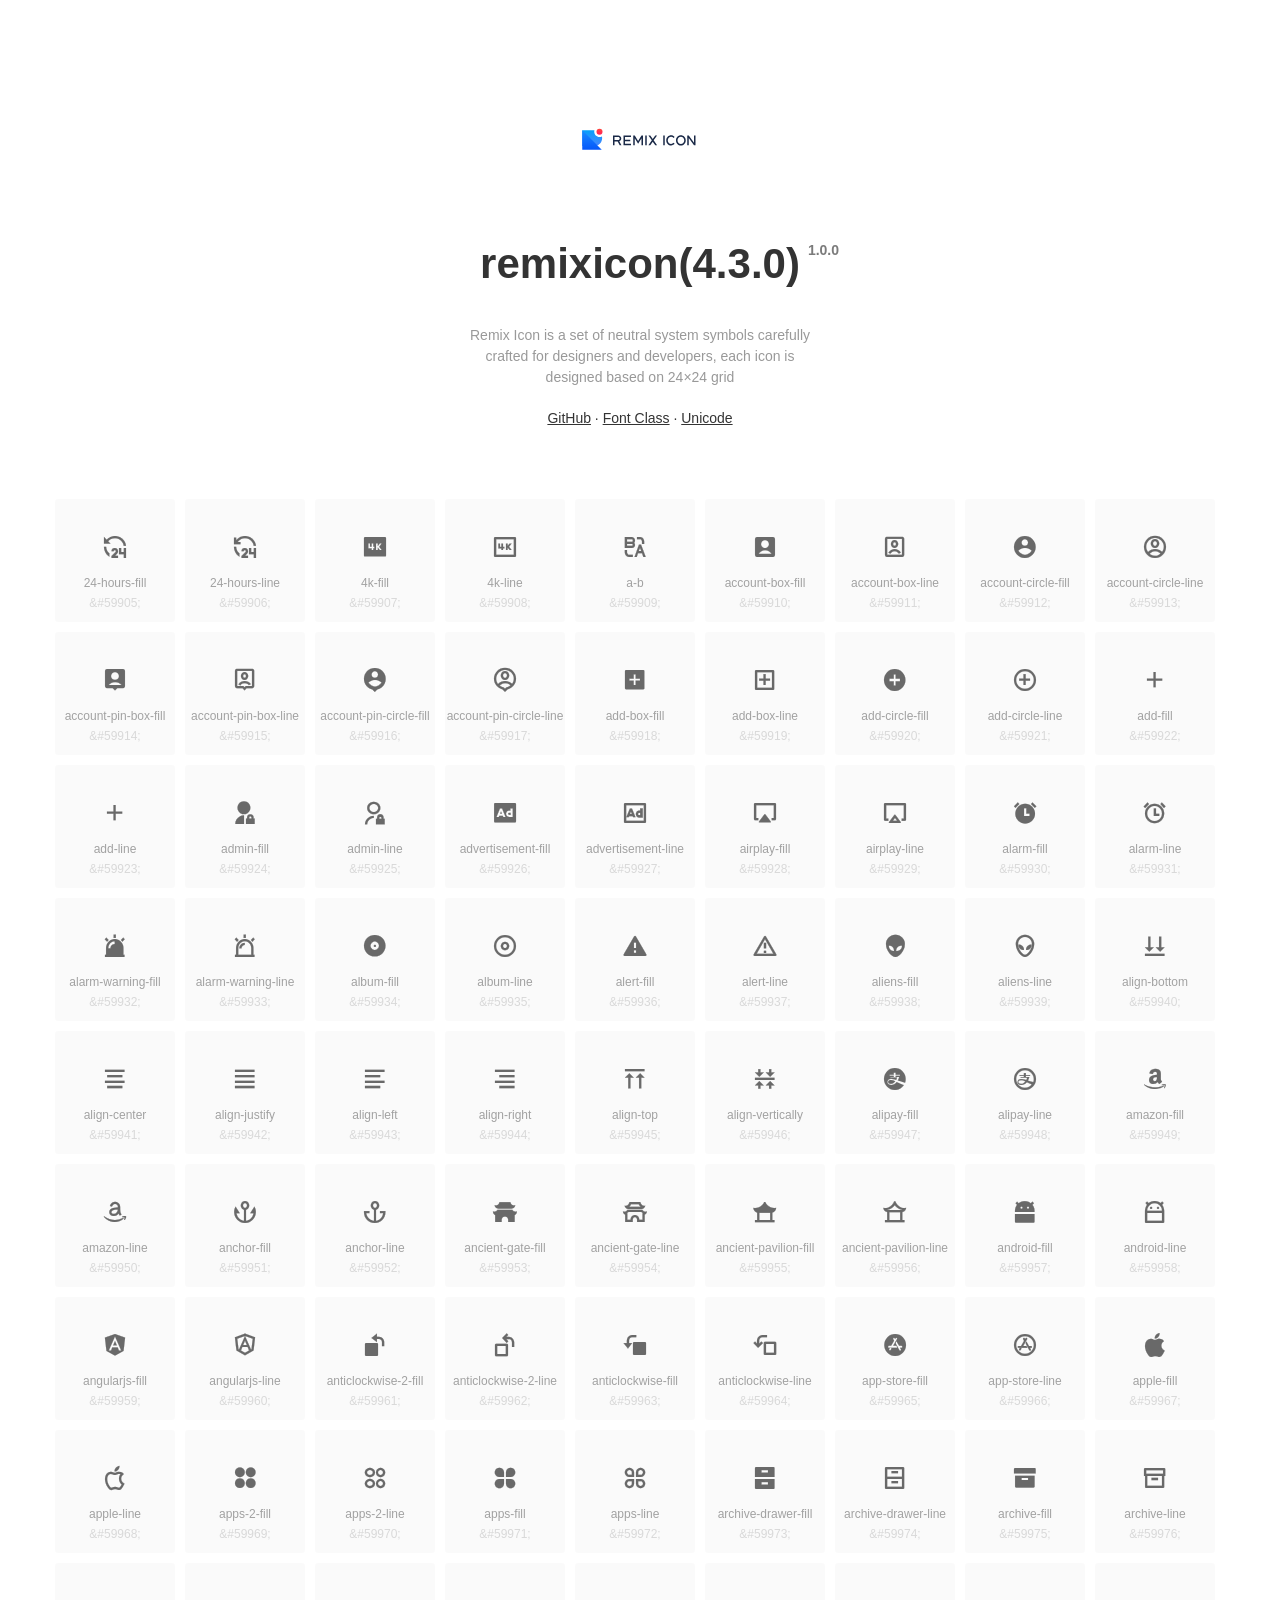
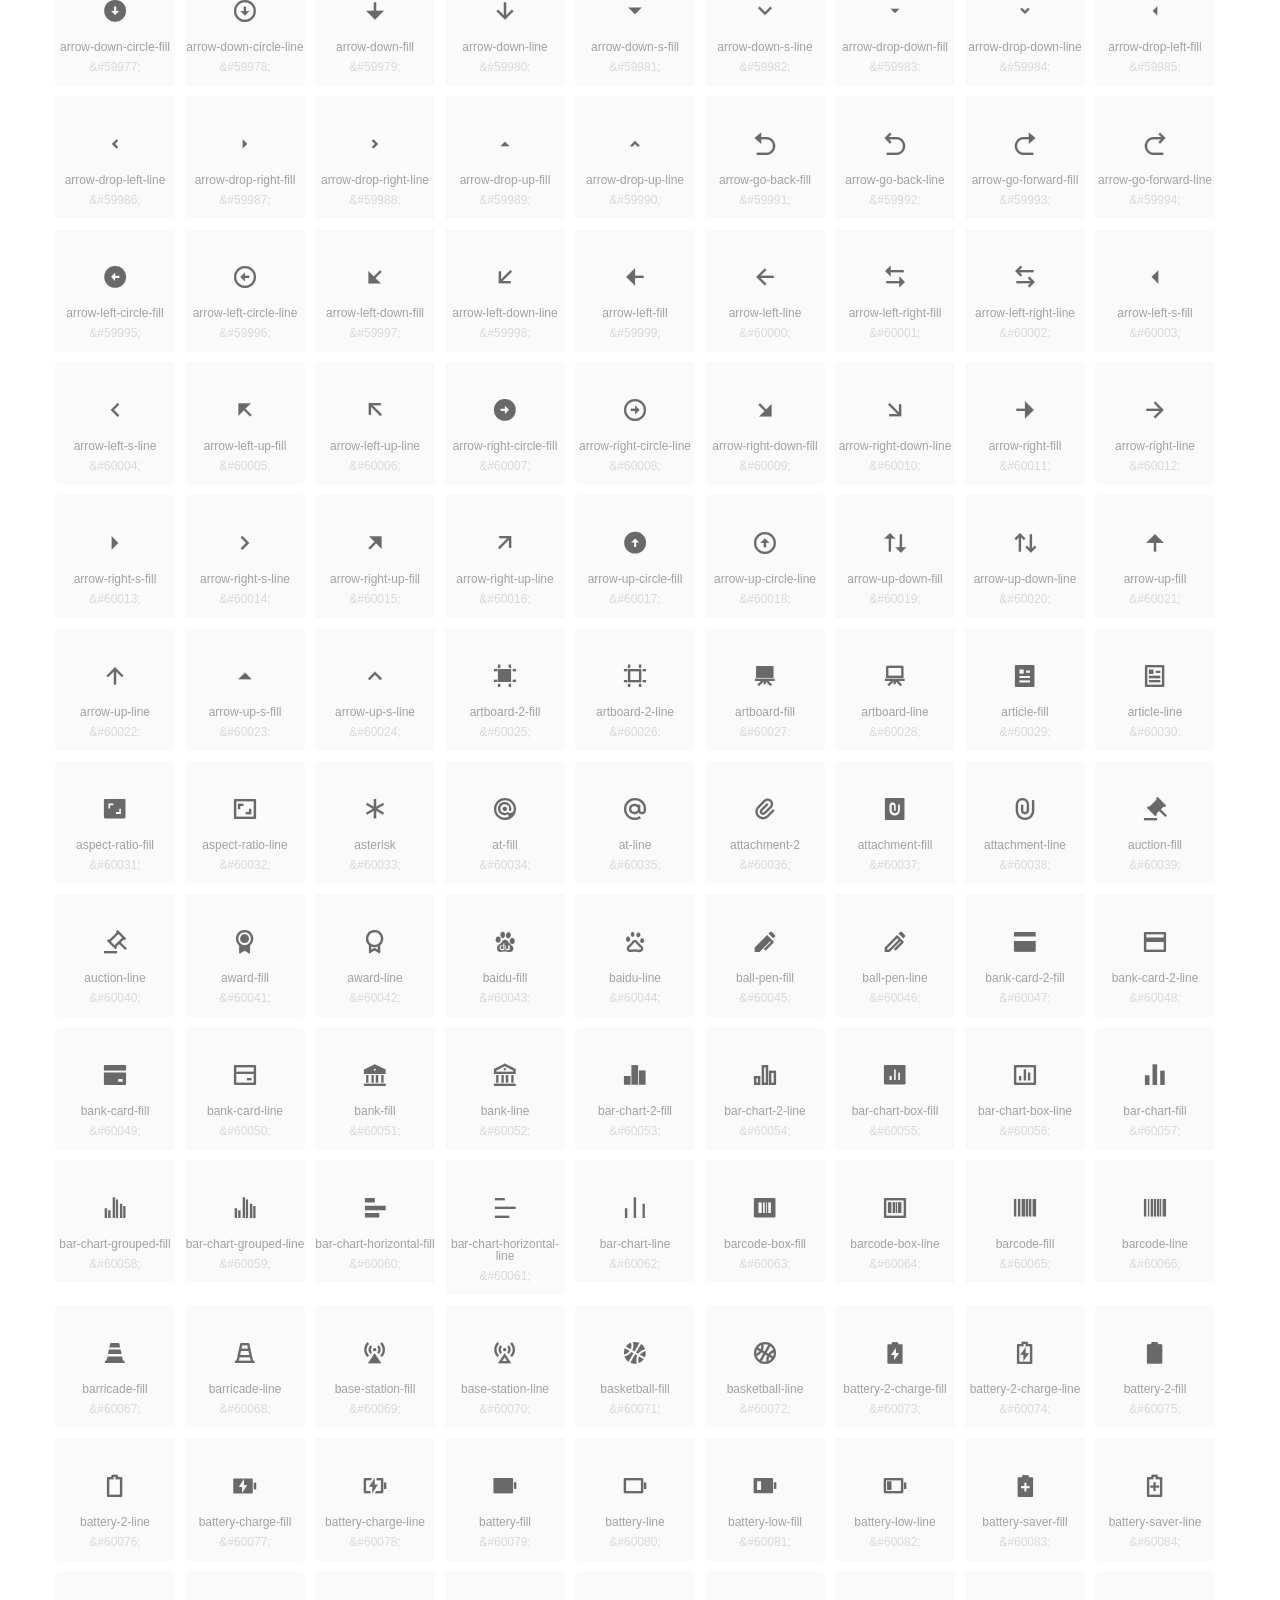
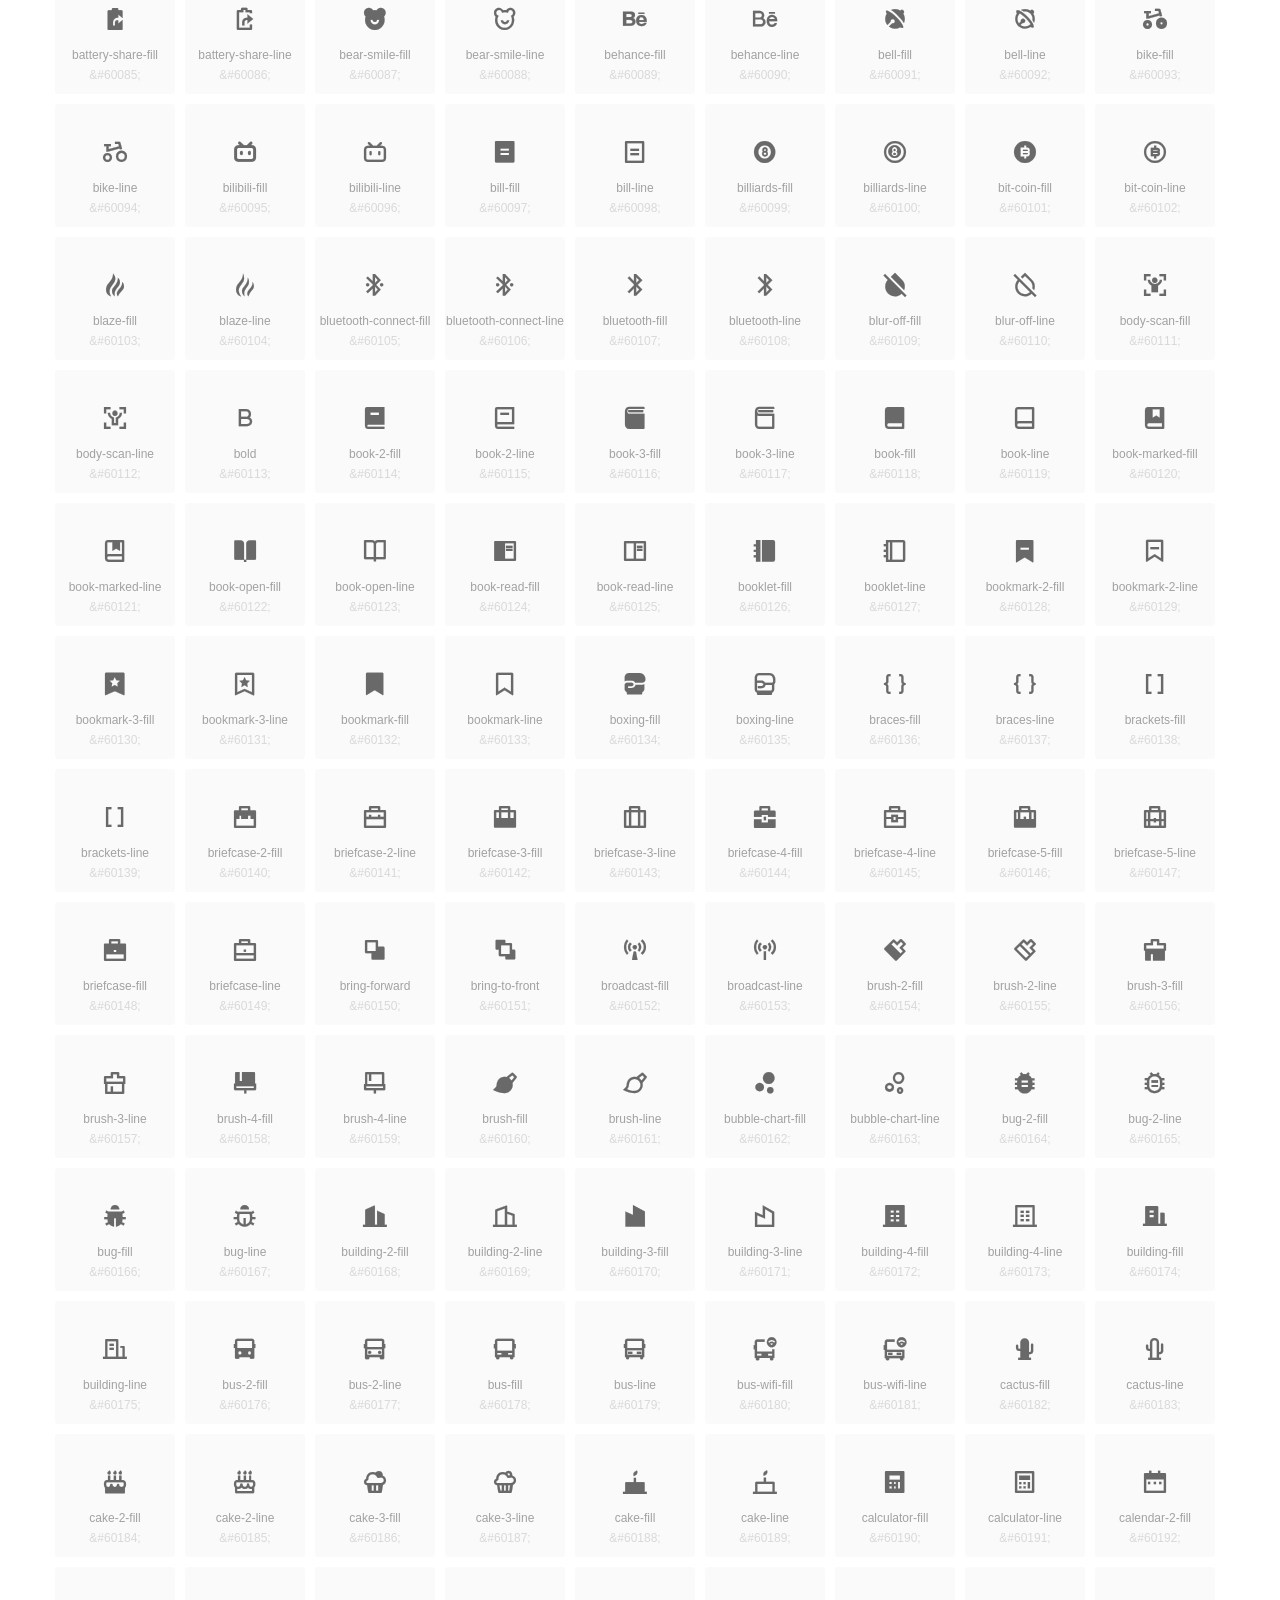
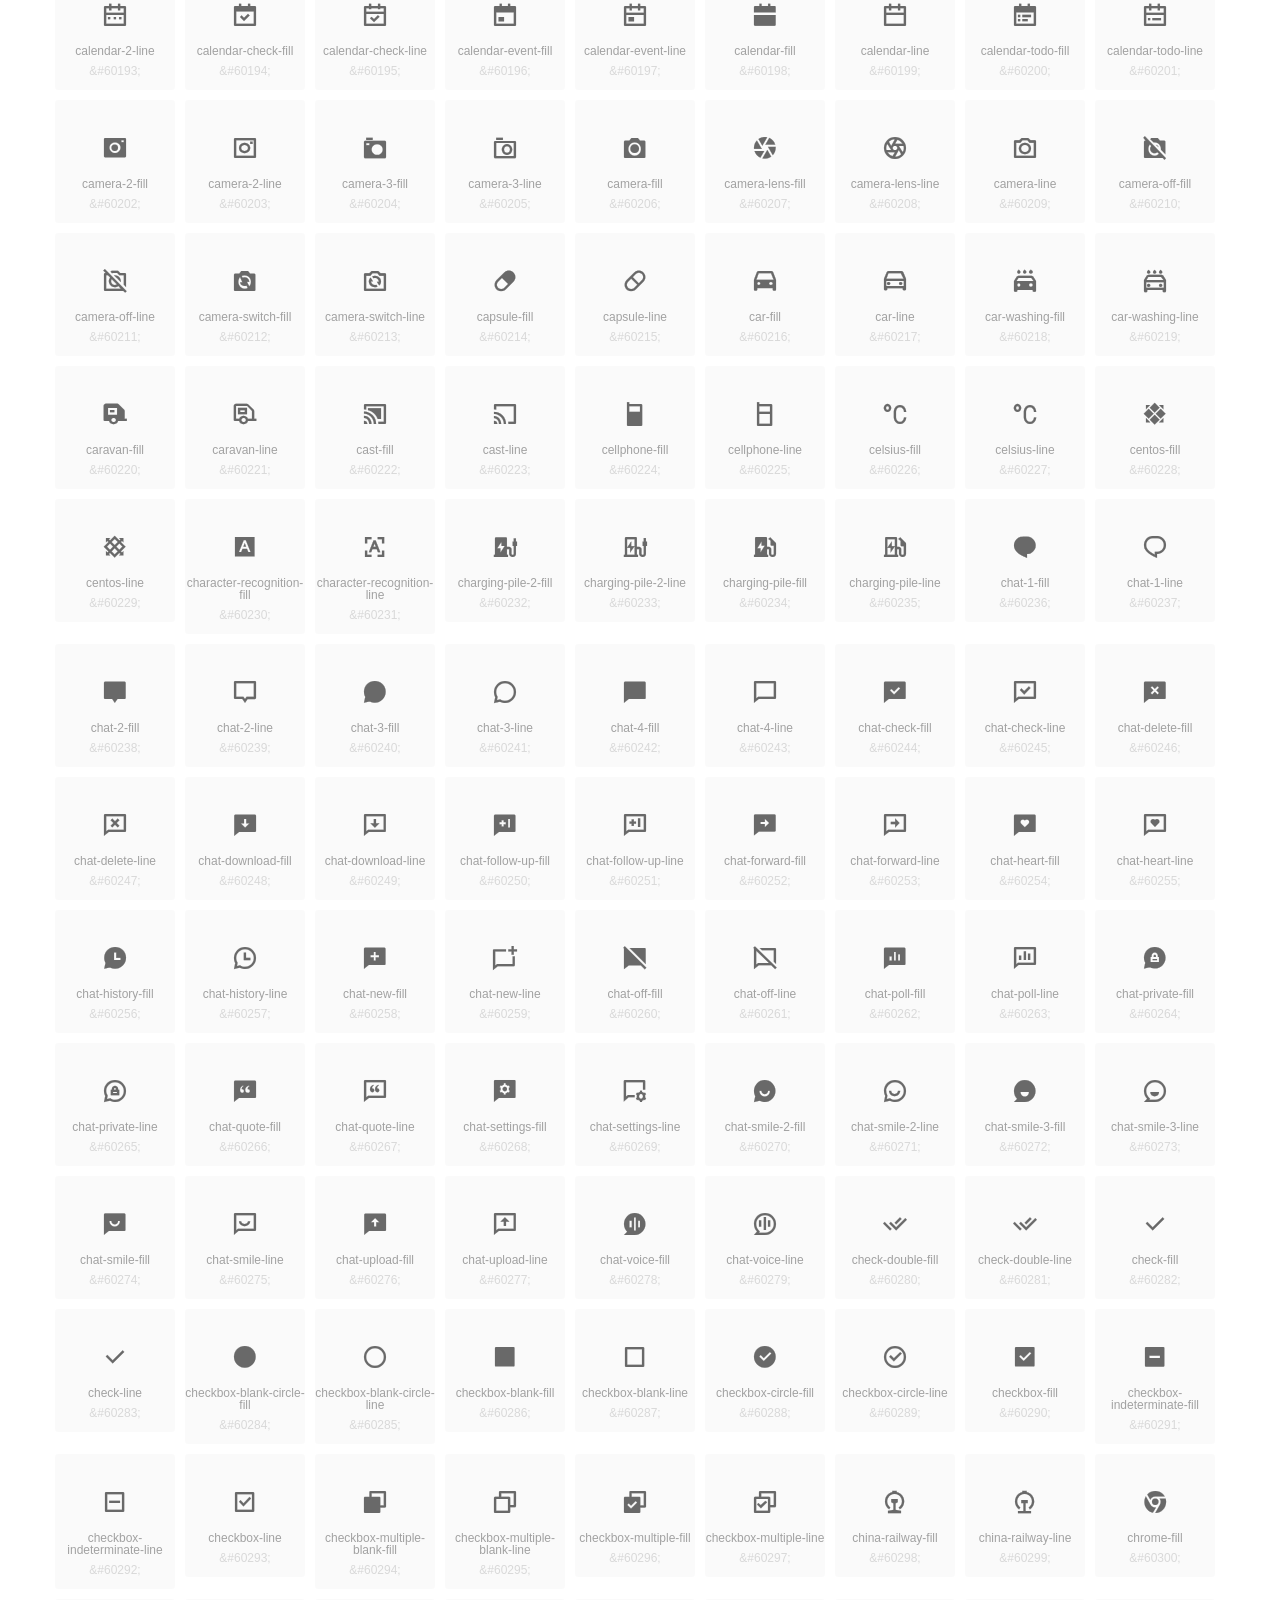
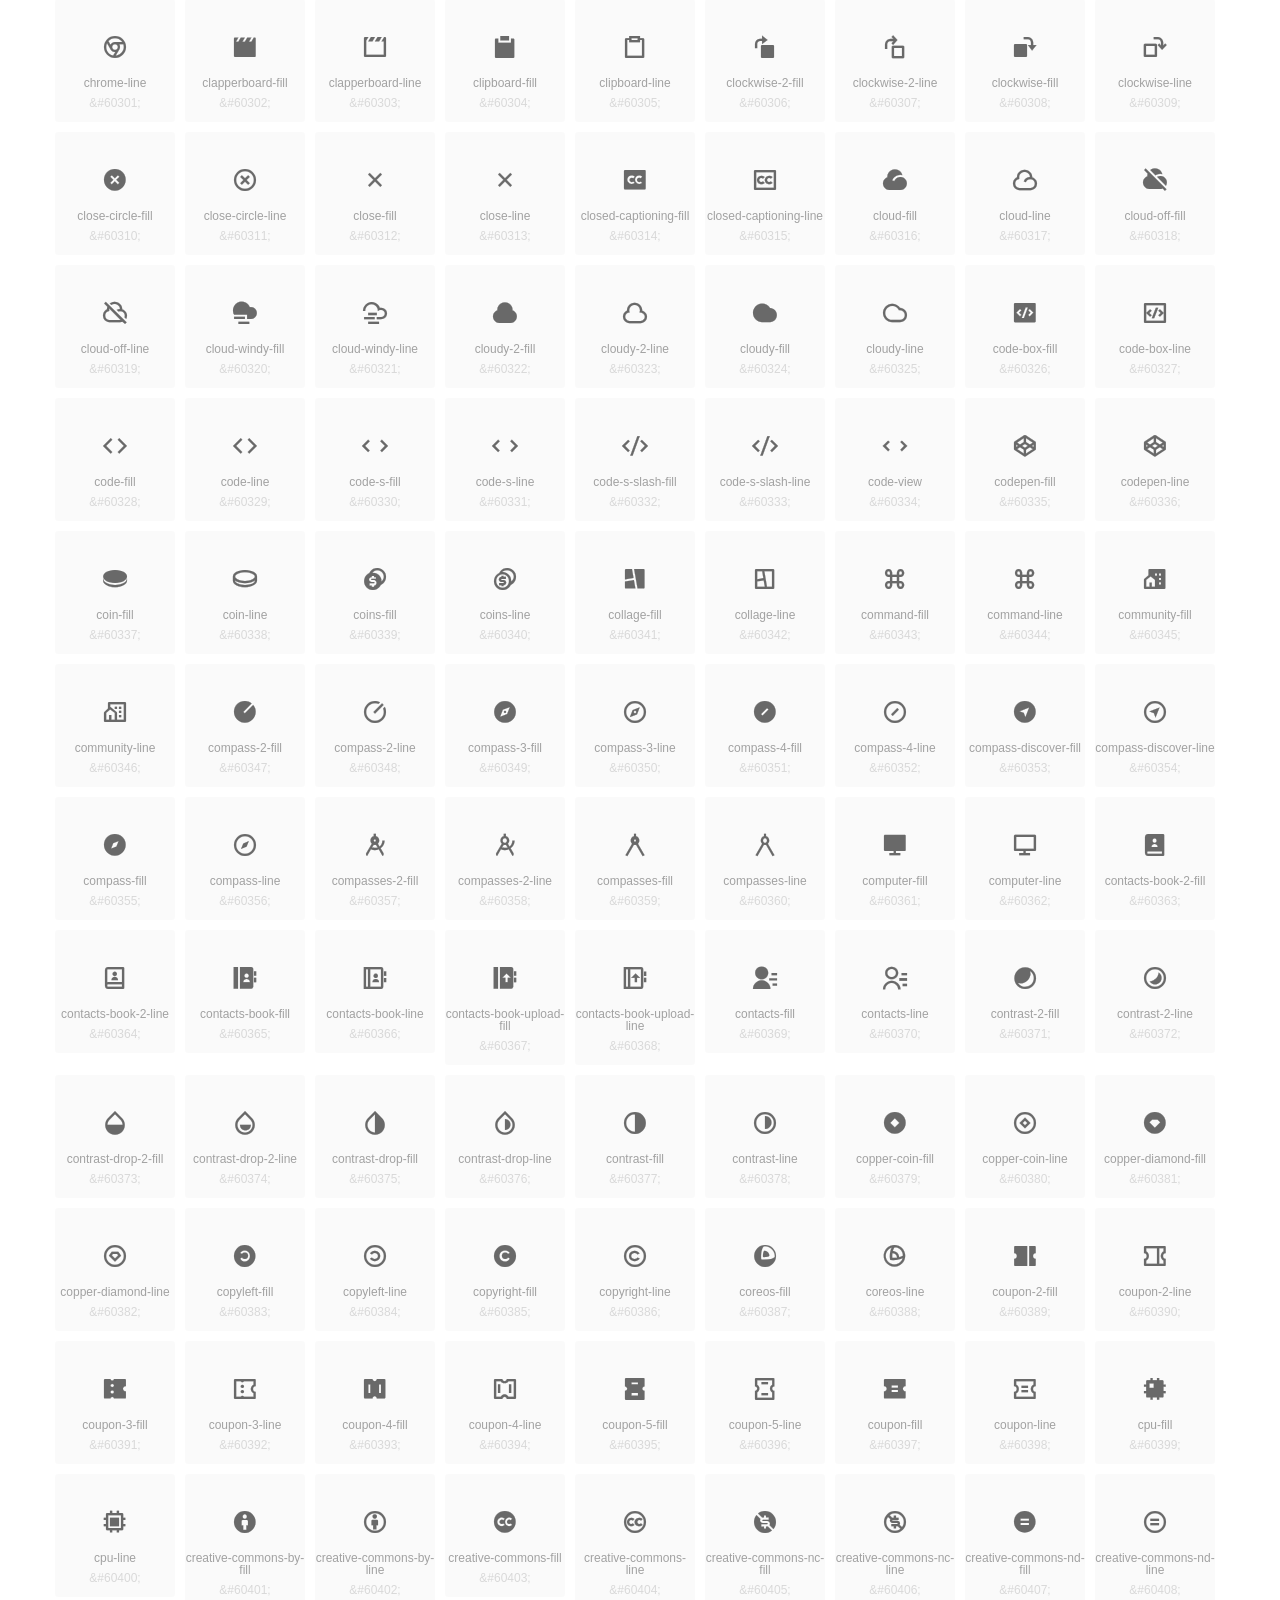
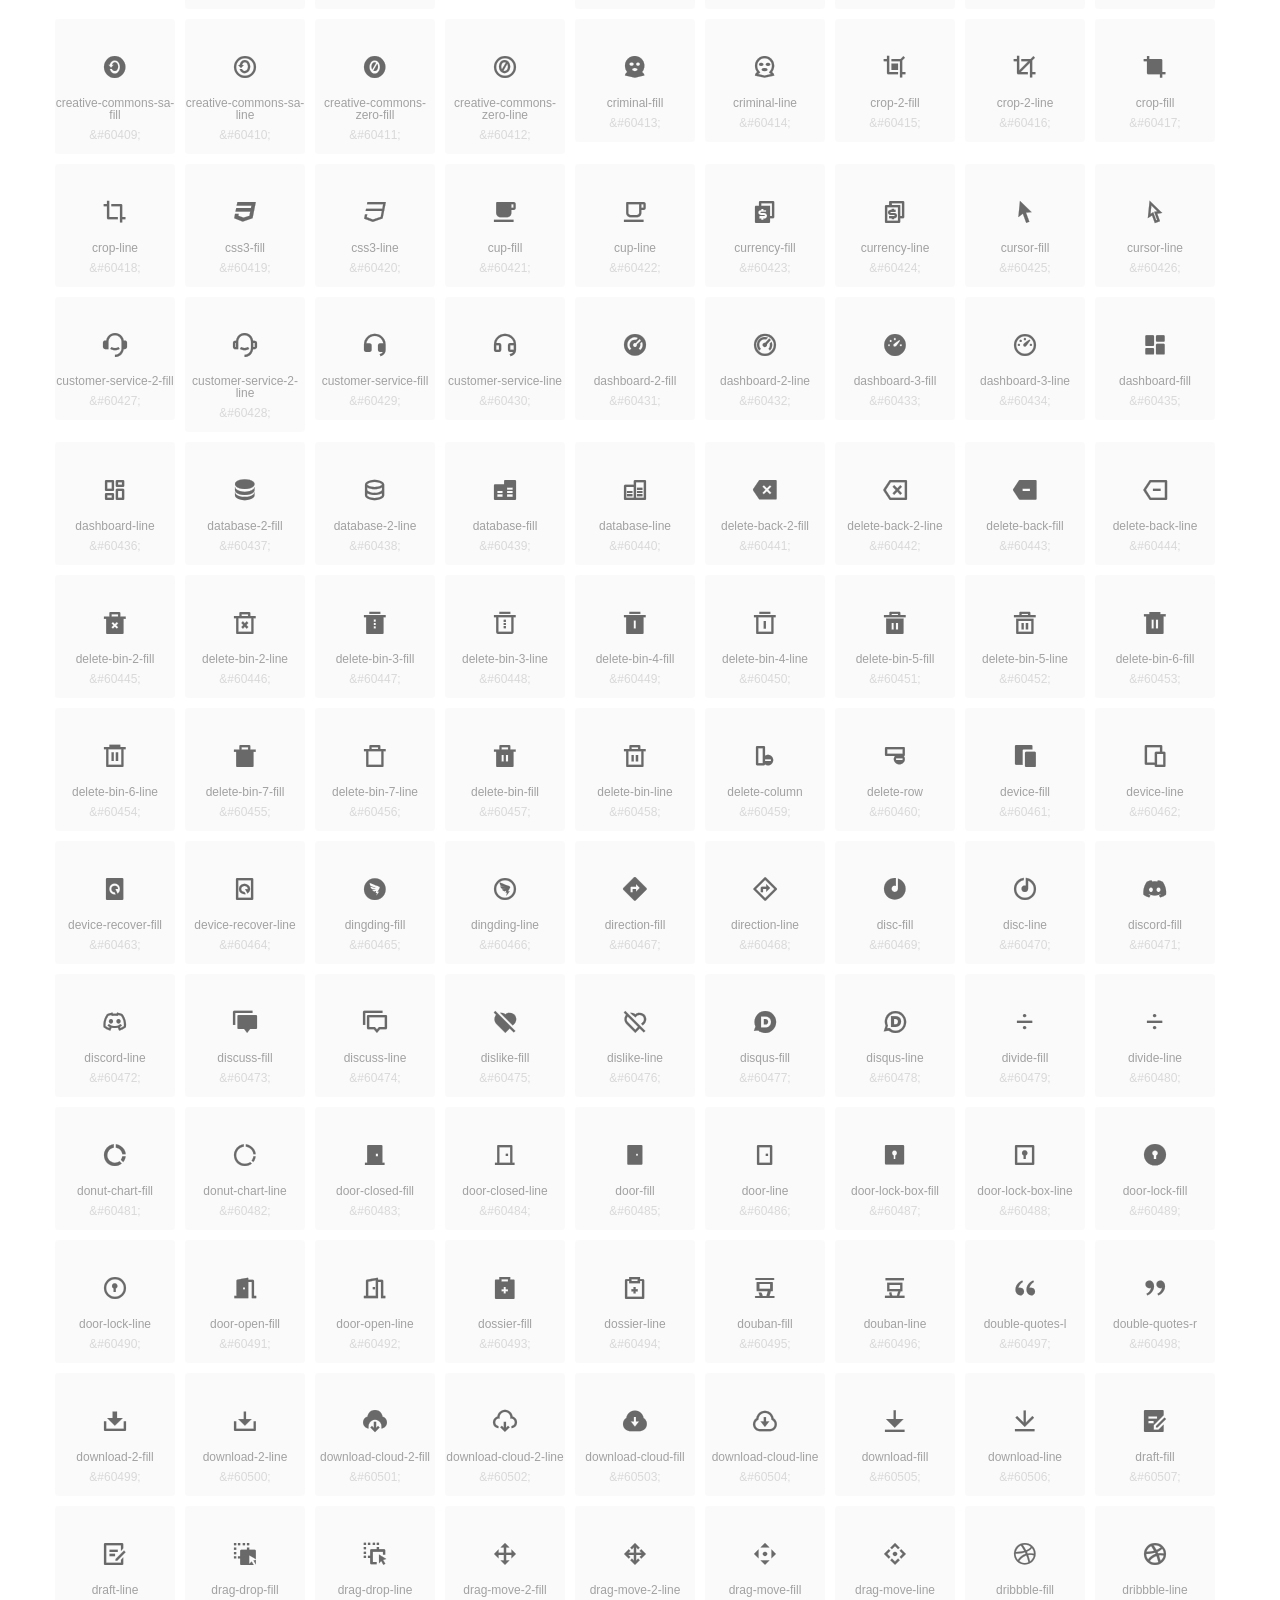
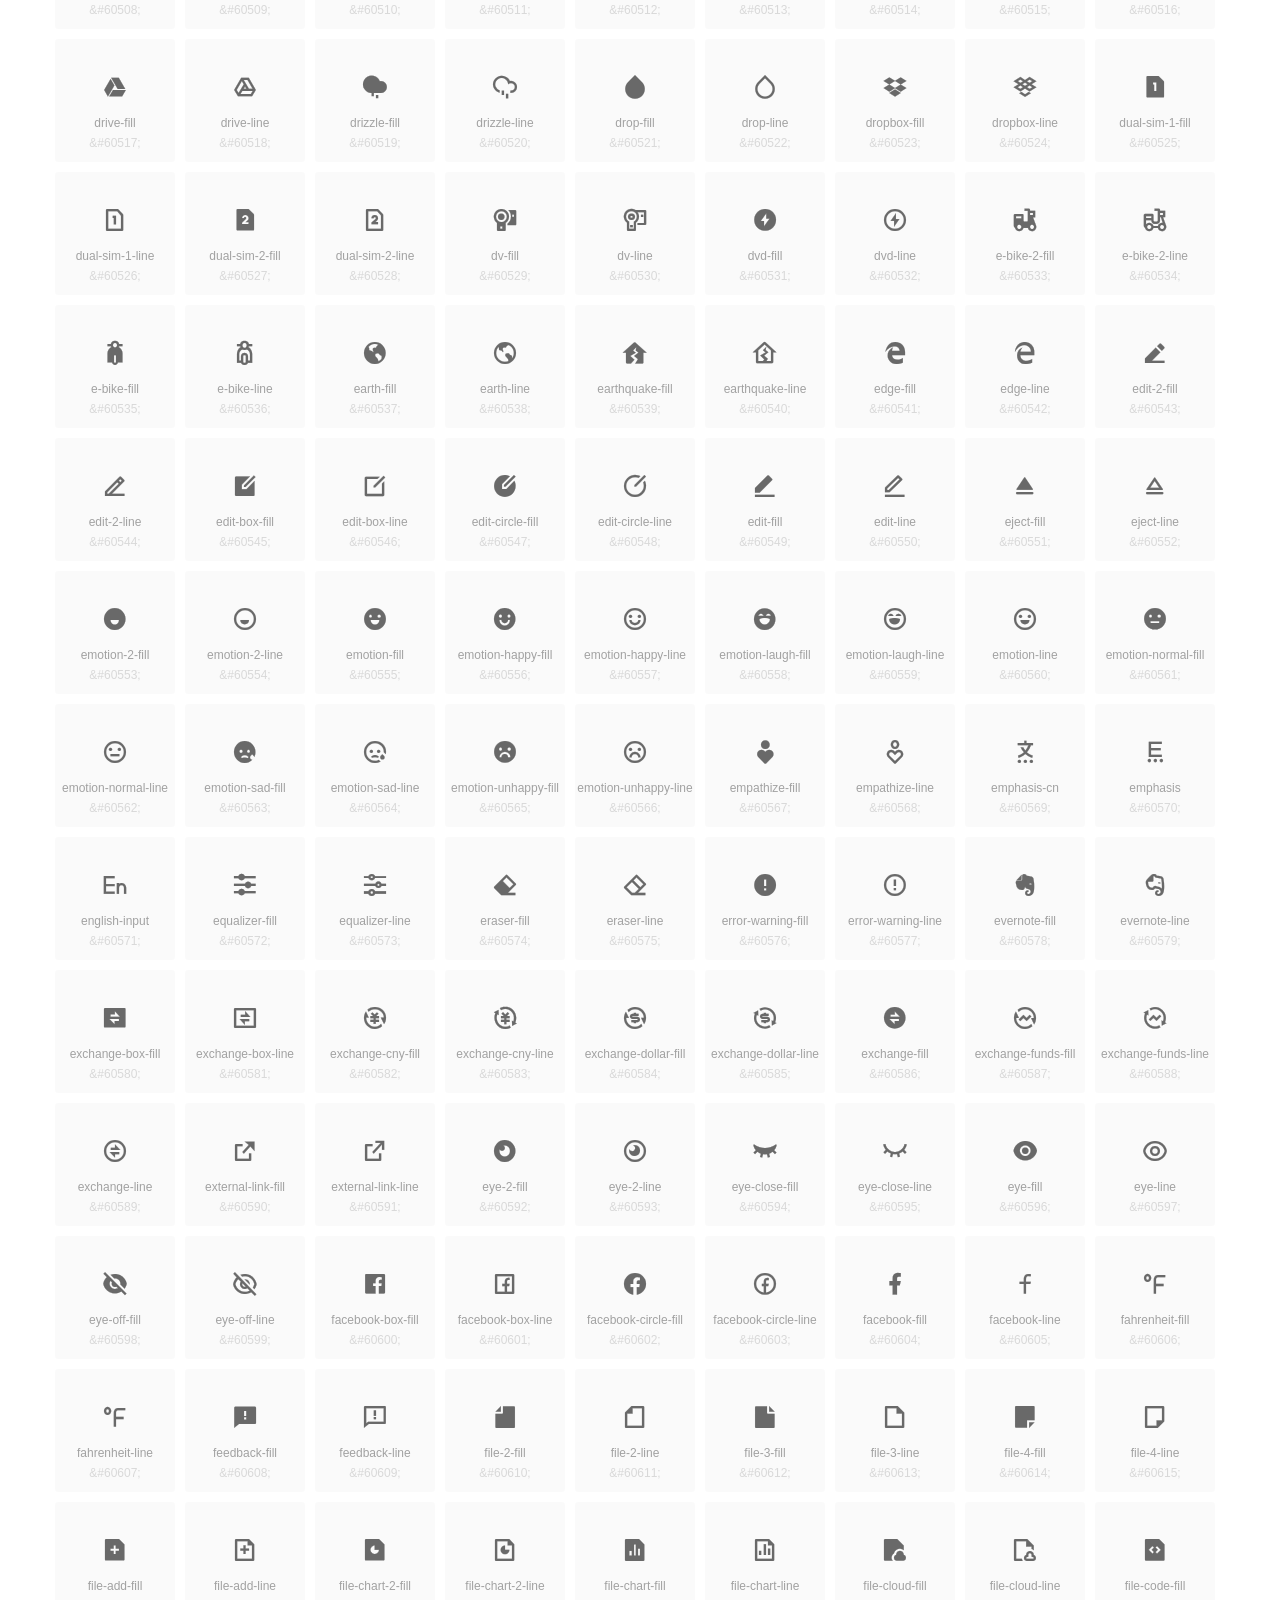
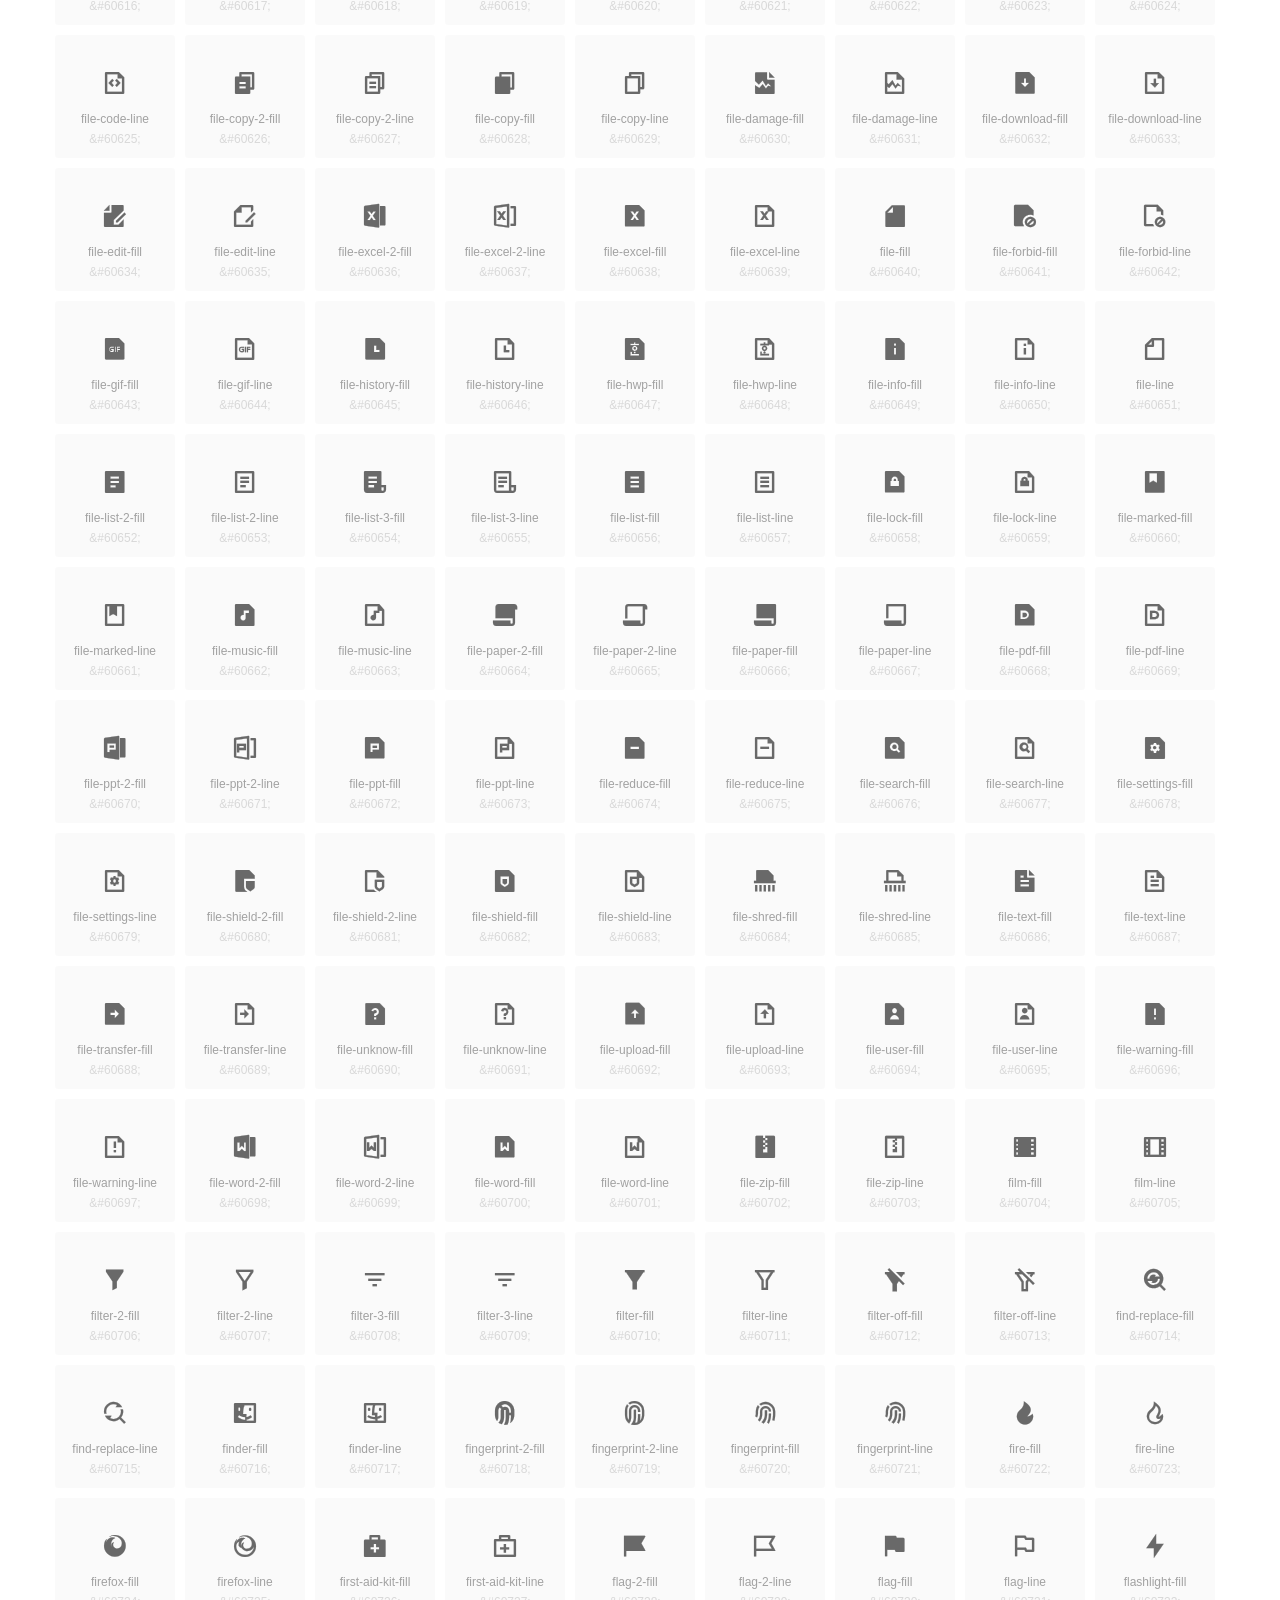
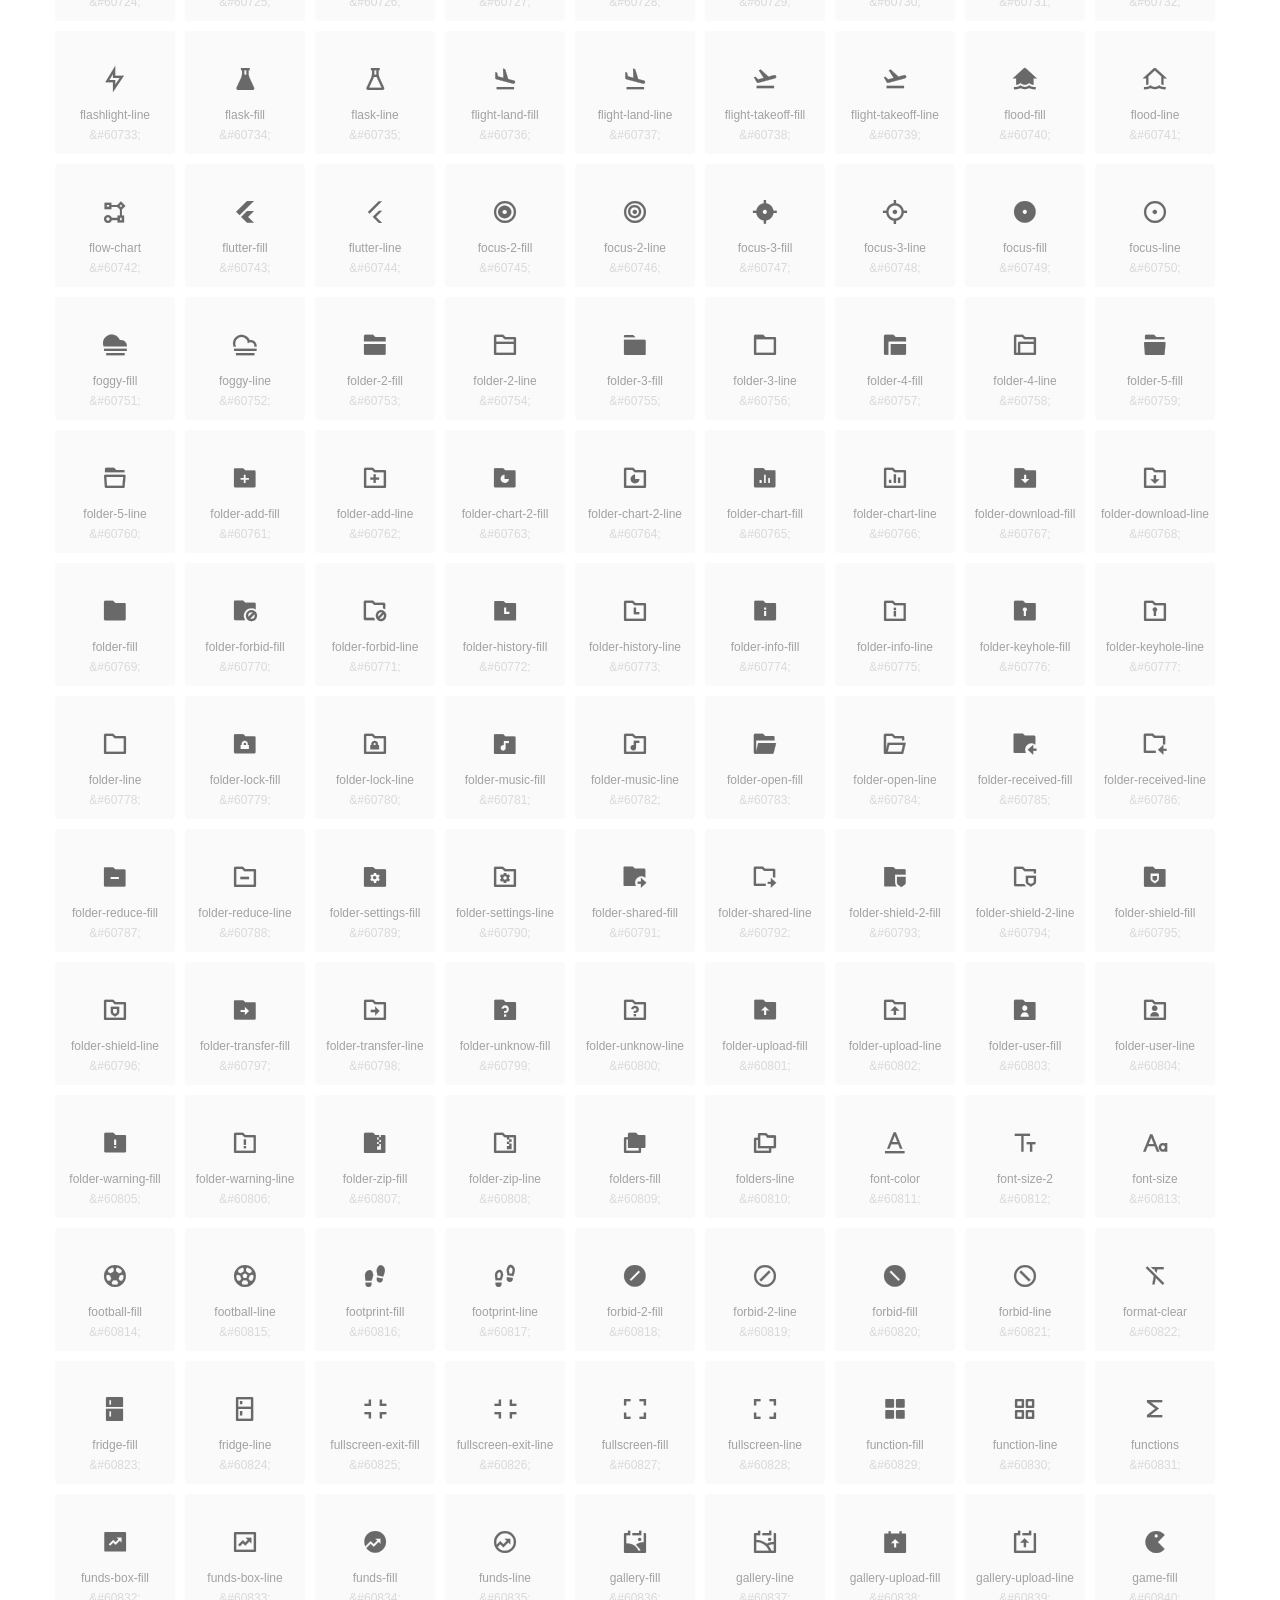
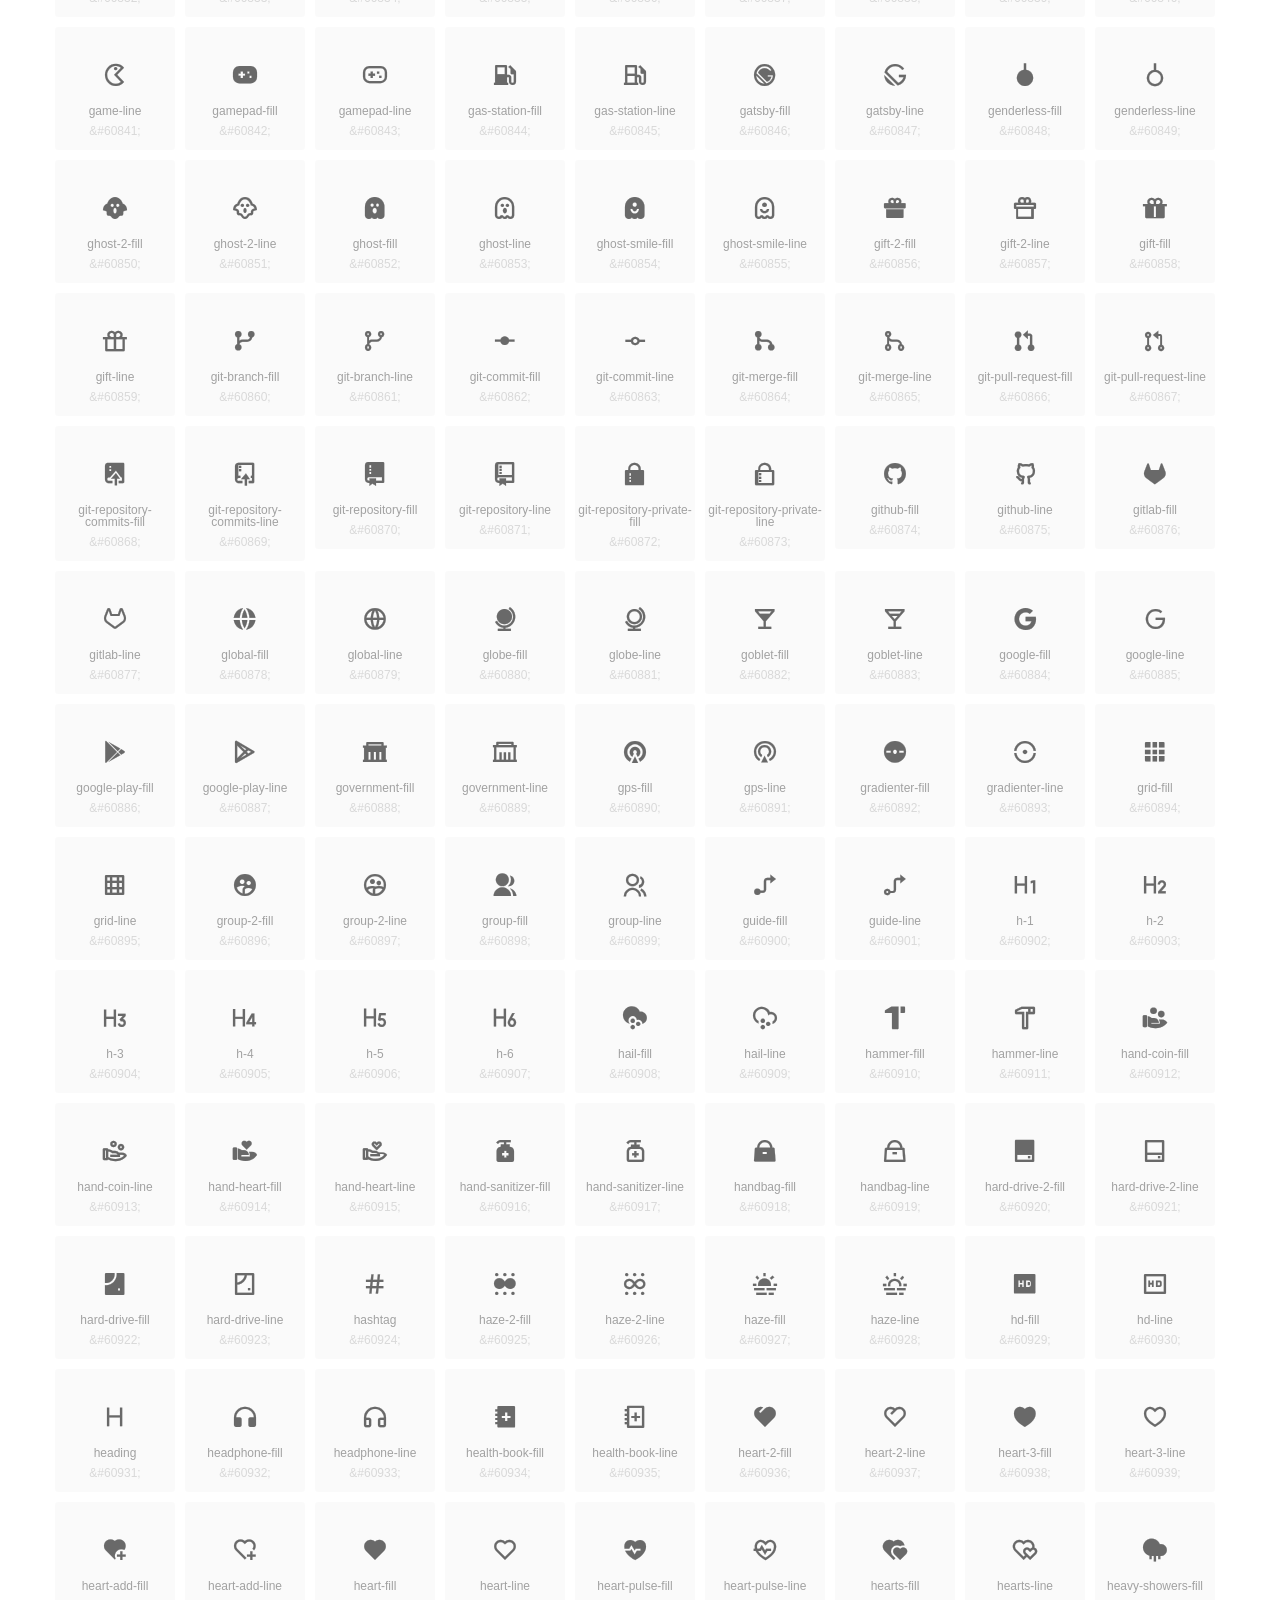
<file: SimpleProject.WebAdmin/wwwroot/assets/libs/remixicon/unicode.html>
<!DOCTYPE html>
<html lang="en">
<head>
  <meta charset="UTF-8">
  <title>remixicon(4.3.0)</title>
  <meta name="viewport" content="width=device-width,minimum-scale=1.0,maximum-scale=1.0,user-scalable=no">
   
  <meta name="description" content="Remix Icon is a set of neutral system symbols carefully crafted for designers and developers, each icon is designed based on 24×24 grid">
   
  <meta name="keywords" content="remixicon,TTF,EOT,WOFF,WOFF2,SVG">
  
  
  
  <style>
    *{margin: 0;padding: 0;list-style: none;}
    body { color: #696969; font: 12px/1.5 tahoma, arial, \5b8b\4f53, sans-serif; }
    a { color: #333; text-decoration: underline; }
    a:hover { color: rgb(9, 73, 209); }
    .header { color: #333; text-align: center; padding: 80px 0 60px 0; min-height: 153px; font-size: 14px; }
    .header .logo svg { height: 120px; width: 120px; }
    .header h1 { font-size: 42px; padding: 26px 0 10px 0; }
    .header sup {font-size: 14px; margin: 8px 0 0 8px; position: absolute; color: #7b7b7b; }
    .info {
      color: #999;
      font-weight: normal;
      max-width: 346px;
      margin: 0 auto;
      padding: 20px 0;
      font-size: 14px;
    }

    .icons { max-width: 1190px; margin: 0 auto; }
    .icons ul { text-align: center; }
    .icons ul li {
      vertical-align: top;
      width: 120px;
      display: inline-block;
      text-align: center;
      background-color: rgba(0,0,0,.02);
      border-radius: 3px;
      padding: 29px 0 10px 0;
      margin-right: 10px;
      margin-top: 10px;
      transition: all 0.6s ease;
    }
    .icons ul li:hover { background-color: rgba(0,0,0,.06); }
    .icons ul li:hover span { color: #3c75e4; opacity: 1; }
    .icons ul li .unicode { color: #8c8c8c; opacity: 0.3; }
    .icons ul li h4 {
      font-weight: normal;
      padding: 10px 0 5px 0;
      display: block;
      color: #8c8c8c;
      font-size: 14px;
      line-height: 12px;
      opacity: 0.8;
    }
    .icons ul li:hover h4 { opacity: 1; }
    .icons ul li svg { width: 24px; height: 24px; }
    .icons ul li:hover { color: #3c75e4; }
    .footer { text-align: center; padding: 10px 0 90px 0; }
    .footer a { text-align: center; padding: 10px 0 90px 0; color: #696969;}
    .footer a:hover { color: #0949d1; }
    .links { text-align: center; padding: 50px 0 0 0; font-size: 14px; }
    
    
    .icons ul .unicode-icon span { display: block; }
    .icons ul .unicode-icon h4 { font-size: 12px; }
    @font-face {
      font-family: "remixicon";
      src: url("remixicon.eot");
      /* IE9*/
      src: url("remixicon.eot#iefix") format("embedded-opentype"),
      /* IE6-IE8 */
      url("remixicon.woff2?1718271040702") format("woff2"),
      url("remixicon.woff?1718271040702") format("woff"),
      /* chrome, firefox */
      url("remixicon.ttf?1718271040702") format("truetype"),
      /* chrome, firefox, opera, Safari, Android, iOS 4.2+*/
      url("remixicon.svg#remixicon?1718271040702") format("svg");
      /* iOS 4.1- */
    }
    .iconfont {
      font-family: "remixicon" !important;
      font-size: 26px;
      font-style: normal;
      -webkit-font-smoothing: antialiased;
      -webkit-text-stroke-width: 0.2px;
      -moz-osx-font-smoothing: grayscale;
    }
    
    
  </style>
  
</head>

<body>
  
  <div class="header">
    
    <div class="logo">
      <a href="./"><svg width="160" height="32" viewBox="0 0 160 32" fill="none" xmlns="http://www.w3.org/2000/svg">
<path d="M121.5 9.80005C123.33 9.80005 124.984 10.5797 126.165 11.8344L124.75 13.2496C123.929 12.3549 122.773 11.8 121.5 11.8C119.029 11.8 117 13.891 117 16.5C117 19.1091 119.029 21.2 121.5 21.2C122.773 21.2 123.929 20.6452 124.75 19.7505L126.165 21.1657C124.984 22.4204 123.33 23.2 121.5 23.2C117.91 23.2 115 20.2004 115 16.5C115 12.7997 117.91 9.80005 121.5 9.80005Z" fill="#1A2947"/>
<path d="M113 10V23H111V10H113Z" fill="#1A2947"/>
<path d="M154 23V9.99988H152L152 19.6019L144.997 9.99988L143 10.0039V23H145L145 13.3969L152 23H154Z" fill="#1A2947"/>
<path d="M68 10V12H60V15.5H67V17.5H60V21H68V23H58V10H68Z" fill="#1A2947"/>
<path d="M82 10L77.4999 17.201L73 10H71V23H73V13.775L77.4999 20.975L82 13.773V23H84V10H82Z" fill="#1A2947"/>
<path d="M89 10V23H87V10H89Z" fill="#1A2947"/>
<path d="M96.9999 14.7565L93.6689 9.99951H91.2279L95.7789 16.4995L91.2289 22.9995H93.6689L96.9999 18.2435L100.33 22.9995H102.772L98.2209 16.4995L102.773 9.99951H100.33L96.9999 14.7565Z" fill="#1A2947"/>
<path fill-rule="evenodd" clip-rule="evenodd" d="M141 16.5C141 12.7997 138.09 9.80005 134.5 9.80005C130.91 9.80005 128 12.7997 128 16.5C128 20.2004 130.91 23.2 134.5 23.2C138.09 23.2 141 20.2004 141 16.5ZM130 16.5C130 13.891 132.029 11.8 134.5 11.8C136.971 11.8 139 13.891 139 16.5C139 19.1091 136.971 21.2 134.5 21.2C132.029 21.2 130 19.1091 130 16.5Z" fill="#1A2947"/>
<path fill-rule="evenodd" clip-rule="evenodd" d="M51 10C53.2091 10 55 11.7909 55 14C55 15.7175 53.9176 17.1821 52.3977 17.749L55.1901 22.999H52.9251L50.267 18H46V23H44V10H51ZM46 11.999V15.999L51 16C52.1046 16 53 15.1046 53 14C53 12.8955 52.1 12 51 12L46 11.999Z" fill="#1A2947"/>
<path fill-rule="evenodd" clip-rule="evenodd" d="M19.2887 3.00389C19.1928 3.0013 19.0965 3 19 3H3V24H19C24.799 24 29.5 19.299 29.5 13.5C29.5 12.7108 29.4129 11.942 29.2479 11.2025C28.2772 11.7119 27.1722 12 26 12C22.134 12 19 8.86599 19 5C19 4.30645 19.1009 3.63646 19.2887 3.00389Z" fill="url(#paint0_linear_960_1054)"/>
<g filter="url(#filter0_b_960_1054)">
<path fill-rule="evenodd" clip-rule="evenodd" d="M3 3L29 29H3V3Z" fill="url(#paint1_linear_960_1054)"/>
</g>
<circle cx="26" cy="5" r="4" fill="url(#paint2_linear_960_1054)"/>
<defs>
<filter id="filter0_b_960_1054" x="-2.43656" y="-2.43656" width="36.8731" height="36.8731" filterUnits="userSpaceOnUse" color-interpolation-filters="sRGB">
<feFlood flood-opacity="0" result="BackgroundImageFix"/>
<feGaussianBlur in="BackgroundImage" stdDeviation="2.71828"/>
<feComposite in2="SourceAlpha" operator="in" result="effect1_backgroundBlur_960_1054"/>
<feBlend mode="normal" in="SourceGraphic" in2="effect1_backgroundBlur_960_1054" result="shape"/>
</filter>
<linearGradient id="paint0_linear_960_1054" x1="3" y1="3" x2="3" y2="24" gradientUnits="userSpaceOnUse">
<stop stop-color="#05A0FA"/>
<stop offset="1" stop-color="#4785FF"/>
</linearGradient>
<linearGradient id="paint1_linear_960_1054" x1="3" y1="3" x2="3" y2="29" gradientUnits="userSpaceOnUse">
<stop stop-color="#1A8CFF"/>
<stop offset="1" stop-color="#0557FA"/>
</linearGradient>
<linearGradient id="paint2_linear_960_1054" x1="22" y1="1" x2="22" y2="9" gradientUnits="userSpaceOnUse">
<stop stop-color="#FF463A"/>
<stop offset="1" stop-color="#FF1F5A"/>
</linearGradient>
</defs>
</svg>
</a>
    </div>
    
    <h1>remixicon(4.3.0)<sup>1.0.0</sup></h1>
    <div class="info">
      Remix Icon is a set of neutral system symbols carefully crafted for designers and developers, each icon is designed based on 24×24 grid
    </div>
    <p>
      
      <a href="https://github.com/Remix-Design/remixicon.git">GitHub</a> · 
      
      <a href="index.html">Font Class</a> · 
      
      <a href="unicode.html">Unicode</a>
      
    </p>
  </div>
  <div class="icons">
    <ul>
      <li class="unicode-icon"><span class="iconfont"></span><h4>24-hours-fill</h4><span class="unicode">&amp;#59905;</span></li><li class="unicode-icon"><span class="iconfont"></span><h4>24-hours-line</h4><span class="unicode">&amp;#59906;</span></li><li class="unicode-icon"><span class="iconfont"></span><h4>4k-fill</h4><span class="unicode">&amp;#59907;</span></li><li class="unicode-icon"><span class="iconfont"></span><h4>4k-line</h4><span class="unicode">&amp;#59908;</span></li><li class="unicode-icon"><span class="iconfont"></span><h4>a-b</h4><span class="unicode">&amp;#59909;</span></li><li class="unicode-icon"><span class="iconfont"></span><h4>account-box-fill</h4><span class="unicode">&amp;#59910;</span></li><li class="unicode-icon"><span class="iconfont"></span><h4>account-box-line</h4><span class="unicode">&amp;#59911;</span></li><li class="unicode-icon"><span class="iconfont"></span><h4>account-circle-fill</h4><span class="unicode">&amp;#59912;</span></li><li class="unicode-icon"><span class="iconfont"></span><h4>account-circle-line</h4><span class="unicode">&amp;#59913;</span></li><li class="unicode-icon"><span class="iconfont"></span><h4>account-pin-box-fill</h4><span class="unicode">&amp;#59914;</span></li><li class="unicode-icon"><span class="iconfont"></span><h4>account-pin-box-line</h4><span class="unicode">&amp;#59915;</span></li><li class="unicode-icon"><span class="iconfont"></span><h4>account-pin-circle-fill</h4><span class="unicode">&amp;#59916;</span></li><li class="unicode-icon"><span class="iconfont"></span><h4>account-pin-circle-line</h4><span class="unicode">&amp;#59917;</span></li><li class="unicode-icon"><span class="iconfont"></span><h4>add-box-fill</h4><span class="unicode">&amp;#59918;</span></li><li class="unicode-icon"><span class="iconfont"></span><h4>add-box-line</h4><span class="unicode">&amp;#59919;</span></li><li class="unicode-icon"><span class="iconfont"></span><h4>add-circle-fill</h4><span class="unicode">&amp;#59920;</span></li><li class="unicode-icon"><span class="iconfont"></span><h4>add-circle-line</h4><span class="unicode">&amp;#59921;</span></li><li class="unicode-icon"><span class="iconfont"></span><h4>add-fill</h4><span class="unicode">&amp;#59922;</span></li><li class="unicode-icon"><span class="iconfont"></span><h4>add-line</h4><span class="unicode">&amp;#59923;</span></li><li class="unicode-icon"><span class="iconfont"></span><h4>admin-fill</h4><span class="unicode">&amp;#59924;</span></li><li class="unicode-icon"><span class="iconfont"></span><h4>admin-line</h4><span class="unicode">&amp;#59925;</span></li><li class="unicode-icon"><span class="iconfont"></span><h4>advertisement-fill</h4><span class="unicode">&amp;#59926;</span></li><li class="unicode-icon"><span class="iconfont"></span><h4>advertisement-line</h4><span class="unicode">&amp;#59927;</span></li><li class="unicode-icon"><span class="iconfont"></span><h4>airplay-fill</h4><span class="unicode">&amp;#59928;</span></li><li class="unicode-icon"><span class="iconfont"></span><h4>airplay-line</h4><span class="unicode">&amp;#59929;</span></li><li class="unicode-icon"><span class="iconfont"></span><h4>alarm-fill</h4><span class="unicode">&amp;#59930;</span></li><li class="unicode-icon"><span class="iconfont"></span><h4>alarm-line</h4><span class="unicode">&amp;#59931;</span></li><li class="unicode-icon"><span class="iconfont"></span><h4>alarm-warning-fill</h4><span class="unicode">&amp;#59932;</span></li><li class="unicode-icon"><span class="iconfont"></span><h4>alarm-warning-line</h4><span class="unicode">&amp;#59933;</span></li><li class="unicode-icon"><span class="iconfont"></span><h4>album-fill</h4><span class="unicode">&amp;#59934;</span></li><li class="unicode-icon"><span class="iconfont"></span><h4>album-line</h4><span class="unicode">&amp;#59935;</span></li><li class="unicode-icon"><span class="iconfont"></span><h4>alert-fill</h4><span class="unicode">&amp;#59936;</span></li><li class="unicode-icon"><span class="iconfont"></span><h4>alert-line</h4><span class="unicode">&amp;#59937;</span></li><li class="unicode-icon"><span class="iconfont"></span><h4>aliens-fill</h4><span class="unicode">&amp;#59938;</span></li><li class="unicode-icon"><span class="iconfont"></span><h4>aliens-line</h4><span class="unicode">&amp;#59939;</span></li><li class="unicode-icon"><span class="iconfont"></span><h4>align-bottom</h4><span class="unicode">&amp;#59940;</span></li><li class="unicode-icon"><span class="iconfont"></span><h4>align-center</h4><span class="unicode">&amp;#59941;</span></li><li class="unicode-icon"><span class="iconfont"></span><h4>align-justify</h4><span class="unicode">&amp;#59942;</span></li><li class="unicode-icon"><span class="iconfont"></span><h4>align-left</h4><span class="unicode">&amp;#59943;</span></li><li class="unicode-icon"><span class="iconfont"></span><h4>align-right</h4><span class="unicode">&amp;#59944;</span></li><li class="unicode-icon"><span class="iconfont"></span><h4>align-top</h4><span class="unicode">&amp;#59945;</span></li><li class="unicode-icon"><span class="iconfont"></span><h4>align-vertically</h4><span class="unicode">&amp;#59946;</span></li><li class="unicode-icon"><span class="iconfont"></span><h4>alipay-fill</h4><span class="unicode">&amp;#59947;</span></li><li class="unicode-icon"><span class="iconfont"></span><h4>alipay-line</h4><span class="unicode">&amp;#59948;</span></li><li class="unicode-icon"><span class="iconfont"></span><h4>amazon-fill</h4><span class="unicode">&amp;#59949;</span></li><li class="unicode-icon"><span class="iconfont"></span><h4>amazon-line</h4><span class="unicode">&amp;#59950;</span></li><li class="unicode-icon"><span class="iconfont"></span><h4>anchor-fill</h4><span class="unicode">&amp;#59951;</span></li><li class="unicode-icon"><span class="iconfont"></span><h4>anchor-line</h4><span class="unicode">&amp;#59952;</span></li><li class="unicode-icon"><span class="iconfont"></span><h4>ancient-gate-fill</h4><span class="unicode">&amp;#59953;</span></li><li class="unicode-icon"><span class="iconfont"></span><h4>ancient-gate-line</h4><span class="unicode">&amp;#59954;</span></li><li class="unicode-icon"><span class="iconfont"></span><h4>ancient-pavilion-fill</h4><span class="unicode">&amp;#59955;</span></li><li class="unicode-icon"><span class="iconfont"></span><h4>ancient-pavilion-line</h4><span class="unicode">&amp;#59956;</span></li><li class="unicode-icon"><span class="iconfont"></span><h4>android-fill</h4><span class="unicode">&amp;#59957;</span></li><li class="unicode-icon"><span class="iconfont"></span><h4>android-line</h4><span class="unicode">&amp;#59958;</span></li><li class="unicode-icon"><span class="iconfont"></span><h4>angularjs-fill</h4><span class="unicode">&amp;#59959;</span></li><li class="unicode-icon"><span class="iconfont"></span><h4>angularjs-line</h4><span class="unicode">&amp;#59960;</span></li><li class="unicode-icon"><span class="iconfont"></span><h4>anticlockwise-2-fill</h4><span class="unicode">&amp;#59961;</span></li><li class="unicode-icon"><span class="iconfont"></span><h4>anticlockwise-2-line</h4><span class="unicode">&amp;#59962;</span></li><li class="unicode-icon"><span class="iconfont"></span><h4>anticlockwise-fill</h4><span class="unicode">&amp;#59963;</span></li><li class="unicode-icon"><span class="iconfont"></span><h4>anticlockwise-line</h4><span class="unicode">&amp;#59964;</span></li><li class="unicode-icon"><span class="iconfont"></span><h4>app-store-fill</h4><span class="unicode">&amp;#59965;</span></li><li class="unicode-icon"><span class="iconfont"></span><h4>app-store-line</h4><span class="unicode">&amp;#59966;</span></li><li class="unicode-icon"><span class="iconfont"></span><h4>apple-fill</h4><span class="unicode">&amp;#59967;</span></li><li class="unicode-icon"><span class="iconfont"></span><h4>apple-line</h4><span class="unicode">&amp;#59968;</span></li><li class="unicode-icon"><span class="iconfont"></span><h4>apps-2-fill</h4><span class="unicode">&amp;#59969;</span></li><li class="unicode-icon"><span class="iconfont"></span><h4>apps-2-line</h4><span class="unicode">&amp;#59970;</span></li><li class="unicode-icon"><span class="iconfont"></span><h4>apps-fill</h4><span class="unicode">&amp;#59971;</span></li><li class="unicode-icon"><span class="iconfont"></span><h4>apps-line</h4><span class="unicode">&amp;#59972;</span></li><li class="unicode-icon"><span class="iconfont"></span><h4>archive-drawer-fill</h4><span class="unicode">&amp;#59973;</span></li><li class="unicode-icon"><span class="iconfont"></span><h4>archive-drawer-line</h4><span class="unicode">&amp;#59974;</span></li><li class="unicode-icon"><span class="iconfont"></span><h4>archive-fill</h4><span class="unicode">&amp;#59975;</span></li><li class="unicode-icon"><span class="iconfont"></span><h4>archive-line</h4><span class="unicode">&amp;#59976;</span></li><li class="unicode-icon"><span class="iconfont"></span><h4>arrow-down-circle-fill</h4><span class="unicode">&amp;#59977;</span></li><li class="unicode-icon"><span class="iconfont"></span><h4>arrow-down-circle-line</h4><span class="unicode">&amp;#59978;</span></li><li class="unicode-icon"><span class="iconfont"></span><h4>arrow-down-fill</h4><span class="unicode">&amp;#59979;</span></li><li class="unicode-icon"><span class="iconfont"></span><h4>arrow-down-line</h4><span class="unicode">&amp;#59980;</span></li><li class="unicode-icon"><span class="iconfont"></span><h4>arrow-down-s-fill</h4><span class="unicode">&amp;#59981;</span></li><li class="unicode-icon"><span class="iconfont"></span><h4>arrow-down-s-line</h4><span class="unicode">&amp;#59982;</span></li><li class="unicode-icon"><span class="iconfont"></span><h4>arrow-drop-down-fill</h4><span class="unicode">&amp;#59983;</span></li><li class="unicode-icon"><span class="iconfont"></span><h4>arrow-drop-down-line</h4><span class="unicode">&amp;#59984;</span></li><li class="unicode-icon"><span class="iconfont"></span><h4>arrow-drop-left-fill</h4><span class="unicode">&amp;#59985;</span></li><li class="unicode-icon"><span class="iconfont"></span><h4>arrow-drop-left-line</h4><span class="unicode">&amp;#59986;</span></li><li class="unicode-icon"><span class="iconfont"></span><h4>arrow-drop-right-fill</h4><span class="unicode">&amp;#59987;</span></li><li class="unicode-icon"><span class="iconfont"></span><h4>arrow-drop-right-line</h4><span class="unicode">&amp;#59988;</span></li><li class="unicode-icon"><span class="iconfont"></span><h4>arrow-drop-up-fill</h4><span class="unicode">&amp;#59989;</span></li><li class="unicode-icon"><span class="iconfont"></span><h4>arrow-drop-up-line</h4><span class="unicode">&amp;#59990;</span></li><li class="unicode-icon"><span class="iconfont"></span><h4>arrow-go-back-fill</h4><span class="unicode">&amp;#59991;</span></li><li class="unicode-icon"><span class="iconfont"></span><h4>arrow-go-back-line</h4><span class="unicode">&amp;#59992;</span></li><li class="unicode-icon"><span class="iconfont"></span><h4>arrow-go-forward-fill</h4><span class="unicode">&amp;#59993;</span></li><li class="unicode-icon"><span class="iconfont"></span><h4>arrow-go-forward-line</h4><span class="unicode">&amp;#59994;</span></li><li class="unicode-icon"><span class="iconfont"></span><h4>arrow-left-circle-fill</h4><span class="unicode">&amp;#59995;</span></li><li class="unicode-icon"><span class="iconfont"></span><h4>arrow-left-circle-line</h4><span class="unicode">&amp;#59996;</span></li><li class="unicode-icon"><span class="iconfont"></span><h4>arrow-left-down-fill</h4><span class="unicode">&amp;#59997;</span></li><li class="unicode-icon"><span class="iconfont"></span><h4>arrow-left-down-line</h4><span class="unicode">&amp;#59998;</span></li><li class="unicode-icon"><span class="iconfont"></span><h4>arrow-left-fill</h4><span class="unicode">&amp;#59999;</span></li><li class="unicode-icon"><span class="iconfont"></span><h4>arrow-left-line</h4><span class="unicode">&amp;#60000;</span></li><li class="unicode-icon"><span class="iconfont"></span><h4>arrow-left-right-fill</h4><span class="unicode">&amp;#60001;</span></li><li class="unicode-icon"><span class="iconfont"></span><h4>arrow-left-right-line</h4><span class="unicode">&amp;#60002;</span></li><li class="unicode-icon"><span class="iconfont"></span><h4>arrow-left-s-fill</h4><span class="unicode">&amp;#60003;</span></li><li class="unicode-icon"><span class="iconfont"></span><h4>arrow-left-s-line</h4><span class="unicode">&amp;#60004;</span></li><li class="unicode-icon"><span class="iconfont"></span><h4>arrow-left-up-fill</h4><span class="unicode">&amp;#60005;</span></li><li class="unicode-icon"><span class="iconfont"></span><h4>arrow-left-up-line</h4><span class="unicode">&amp;#60006;</span></li><li class="unicode-icon"><span class="iconfont"></span><h4>arrow-right-circle-fill</h4><span class="unicode">&amp;#60007;</span></li><li class="unicode-icon"><span class="iconfont"></span><h4>arrow-right-circle-line</h4><span class="unicode">&amp;#60008;</span></li><li class="unicode-icon"><span class="iconfont"></span><h4>arrow-right-down-fill</h4><span class="unicode">&amp;#60009;</span></li><li class="unicode-icon"><span class="iconfont"></span><h4>arrow-right-down-line</h4><span class="unicode">&amp;#60010;</span></li><li class="unicode-icon"><span class="iconfont"></span><h4>arrow-right-fill</h4><span class="unicode">&amp;#60011;</span></li><li class="unicode-icon"><span class="iconfont"></span><h4>arrow-right-line</h4><span class="unicode">&amp;#60012;</span></li><li class="unicode-icon"><span class="iconfont"></span><h4>arrow-right-s-fill</h4><span class="unicode">&amp;#60013;</span></li><li class="unicode-icon"><span class="iconfont"></span><h4>arrow-right-s-line</h4><span class="unicode">&amp;#60014;</span></li><li class="unicode-icon"><span class="iconfont"></span><h4>arrow-right-up-fill</h4><span class="unicode">&amp;#60015;</span></li><li class="unicode-icon"><span class="iconfont"></span><h4>arrow-right-up-line</h4><span class="unicode">&amp;#60016;</span></li><li class="unicode-icon"><span class="iconfont"></span><h4>arrow-up-circle-fill</h4><span class="unicode">&amp;#60017;</span></li><li class="unicode-icon"><span class="iconfont"></span><h4>arrow-up-circle-line</h4><span class="unicode">&amp;#60018;</span></li><li class="unicode-icon"><span class="iconfont"></span><h4>arrow-up-down-fill</h4><span class="unicode">&amp;#60019;</span></li><li class="unicode-icon"><span class="iconfont"></span><h4>arrow-up-down-line</h4><span class="unicode">&amp;#60020;</span></li><li class="unicode-icon"><span class="iconfont"></span><h4>arrow-up-fill</h4><span class="unicode">&amp;#60021;</span></li><li class="unicode-icon"><span class="iconfont"></span><h4>arrow-up-line</h4><span class="unicode">&amp;#60022;</span></li><li class="unicode-icon"><span class="iconfont"></span><h4>arrow-up-s-fill</h4><span class="unicode">&amp;#60023;</span></li><li class="unicode-icon"><span class="iconfont"></span><h4>arrow-up-s-line</h4><span class="unicode">&amp;#60024;</span></li><li class="unicode-icon"><span class="iconfont"></span><h4>artboard-2-fill</h4><span class="unicode">&amp;#60025;</span></li><li class="unicode-icon"><span class="iconfont"></span><h4>artboard-2-line</h4><span class="unicode">&amp;#60026;</span></li><li class="unicode-icon"><span class="iconfont"></span><h4>artboard-fill</h4><span class="unicode">&amp;#60027;</span></li><li class="unicode-icon"><span class="iconfont"></span><h4>artboard-line</h4><span class="unicode">&amp;#60028;</span></li><li class="unicode-icon"><span class="iconfont"></span><h4>article-fill</h4><span class="unicode">&amp;#60029;</span></li><li class="unicode-icon"><span class="iconfont"></span><h4>article-line</h4><span class="unicode">&amp;#60030;</span></li><li class="unicode-icon"><span class="iconfont"></span><h4>aspect-ratio-fill</h4><span class="unicode">&amp;#60031;</span></li><li class="unicode-icon"><span class="iconfont"></span><h4>aspect-ratio-line</h4><span class="unicode">&amp;#60032;</span></li><li class="unicode-icon"><span class="iconfont"></span><h4>asterisk</h4><span class="unicode">&amp;#60033;</span></li><li class="unicode-icon"><span class="iconfont"></span><h4>at-fill</h4><span class="unicode">&amp;#60034;</span></li><li class="unicode-icon"><span class="iconfont"></span><h4>at-line</h4><span class="unicode">&amp;#60035;</span></li><li class="unicode-icon"><span class="iconfont"></span><h4>attachment-2</h4><span class="unicode">&amp;#60036;</span></li><li class="unicode-icon"><span class="iconfont"></span><h4>attachment-fill</h4><span class="unicode">&amp;#60037;</span></li><li class="unicode-icon"><span class="iconfont"></span><h4>attachment-line</h4><span class="unicode">&amp;#60038;</span></li><li class="unicode-icon"><span class="iconfont"></span><h4>auction-fill</h4><span class="unicode">&amp;#60039;</span></li><li class="unicode-icon"><span class="iconfont"></span><h4>auction-line</h4><span class="unicode">&amp;#60040;</span></li><li class="unicode-icon"><span class="iconfont"></span><h4>award-fill</h4><span class="unicode">&amp;#60041;</span></li><li class="unicode-icon"><span class="iconfont"></span><h4>award-line</h4><span class="unicode">&amp;#60042;</span></li><li class="unicode-icon"><span class="iconfont"></span><h4>baidu-fill</h4><span class="unicode">&amp;#60043;</span></li><li class="unicode-icon"><span class="iconfont"></span><h4>baidu-line</h4><span class="unicode">&amp;#60044;</span></li><li class="unicode-icon"><span class="iconfont"></span><h4>ball-pen-fill</h4><span class="unicode">&amp;#60045;</span></li><li class="unicode-icon"><span class="iconfont"></span><h4>ball-pen-line</h4><span class="unicode">&amp;#60046;</span></li><li class="unicode-icon"><span class="iconfont"></span><h4>bank-card-2-fill</h4><span class="unicode">&amp;#60047;</span></li><li class="unicode-icon"><span class="iconfont"></span><h4>bank-card-2-line</h4><span class="unicode">&amp;#60048;</span></li><li class="unicode-icon"><span class="iconfont"></span><h4>bank-card-fill</h4><span class="unicode">&amp;#60049;</span></li><li class="unicode-icon"><span class="iconfont"></span><h4>bank-card-line</h4><span class="unicode">&amp;#60050;</span></li><li class="unicode-icon"><span class="iconfont"></span><h4>bank-fill</h4><span class="unicode">&amp;#60051;</span></li><li class="unicode-icon"><span class="iconfont"></span><h4>bank-line</h4><span class="unicode">&amp;#60052;</span></li><li class="unicode-icon"><span class="iconfont"></span><h4>bar-chart-2-fill</h4><span class="unicode">&amp;#60053;</span></li><li class="unicode-icon"><span class="iconfont"></span><h4>bar-chart-2-line</h4><span class="unicode">&amp;#60054;</span></li><li class="unicode-icon"><span class="iconfont"></span><h4>bar-chart-box-fill</h4><span class="unicode">&amp;#60055;</span></li><li class="unicode-icon"><span class="iconfont"></span><h4>bar-chart-box-line</h4><span class="unicode">&amp;#60056;</span></li><li class="unicode-icon"><span class="iconfont"></span><h4>bar-chart-fill</h4><span class="unicode">&amp;#60057;</span></li><li class="unicode-icon"><span class="iconfont"></span><h4>bar-chart-grouped-fill</h4><span class="unicode">&amp;#60058;</span></li><li class="unicode-icon"><span class="iconfont"></span><h4>bar-chart-grouped-line</h4><span class="unicode">&amp;#60059;</span></li><li class="unicode-icon"><span class="iconfont"></span><h4>bar-chart-horizontal-fill</h4><span class="unicode">&amp;#60060;</span></li><li class="unicode-icon"><span class="iconfont"></span><h4>bar-chart-horizontal-line</h4><span class="unicode">&amp;#60061;</span></li><li class="unicode-icon"><span class="iconfont"></span><h4>bar-chart-line</h4><span class="unicode">&amp;#60062;</span></li><li class="unicode-icon"><span class="iconfont"></span><h4>barcode-box-fill</h4><span class="unicode">&amp;#60063;</span></li><li class="unicode-icon"><span class="iconfont"></span><h4>barcode-box-line</h4><span class="unicode">&amp;#60064;</span></li><li class="unicode-icon"><span class="iconfont"></span><h4>barcode-fill</h4><span class="unicode">&amp;#60065;</span></li><li class="unicode-icon"><span class="iconfont"></span><h4>barcode-line</h4><span class="unicode">&amp;#60066;</span></li><li class="unicode-icon"><span class="iconfont"></span><h4>barricade-fill</h4><span class="unicode">&amp;#60067;</span></li><li class="unicode-icon"><span class="iconfont"></span><h4>barricade-line</h4><span class="unicode">&amp;#60068;</span></li><li class="unicode-icon"><span class="iconfont"></span><h4>base-station-fill</h4><span class="unicode">&amp;#60069;</span></li><li class="unicode-icon"><span class="iconfont"></span><h4>base-station-line</h4><span class="unicode">&amp;#60070;</span></li><li class="unicode-icon"><span class="iconfont"></span><h4>basketball-fill</h4><span class="unicode">&amp;#60071;</span></li><li class="unicode-icon"><span class="iconfont"></span><h4>basketball-line</h4><span class="unicode">&amp;#60072;</span></li><li class="unicode-icon"><span class="iconfont"></span><h4>battery-2-charge-fill</h4><span class="unicode">&amp;#60073;</span></li><li class="unicode-icon"><span class="iconfont"></span><h4>battery-2-charge-line</h4><span class="unicode">&amp;#60074;</span></li><li class="unicode-icon"><span class="iconfont"></span><h4>battery-2-fill</h4><span class="unicode">&amp;#60075;</span></li><li class="unicode-icon"><span class="iconfont"></span><h4>battery-2-line</h4><span class="unicode">&amp;#60076;</span></li><li class="unicode-icon"><span class="iconfont"></span><h4>battery-charge-fill</h4><span class="unicode">&amp;#60077;</span></li><li class="unicode-icon"><span class="iconfont"></span><h4>battery-charge-line</h4><span class="unicode">&amp;#60078;</span></li><li class="unicode-icon"><span class="iconfont"></span><h4>battery-fill</h4><span class="unicode">&amp;#60079;</span></li><li class="unicode-icon"><span class="iconfont"></span><h4>battery-line</h4><span class="unicode">&amp;#60080;</span></li><li class="unicode-icon"><span class="iconfont"></span><h4>battery-low-fill</h4><span class="unicode">&amp;#60081;</span></li><li class="unicode-icon"><span class="iconfont"></span><h4>battery-low-line</h4><span class="unicode">&amp;#60082;</span></li><li class="unicode-icon"><span class="iconfont"></span><h4>battery-saver-fill</h4><span class="unicode">&amp;#60083;</span></li><li class="unicode-icon"><span class="iconfont"></span><h4>battery-saver-line</h4><span class="unicode">&amp;#60084;</span></li><li class="unicode-icon"><span class="iconfont"></span><h4>battery-share-fill</h4><span class="unicode">&amp;#60085;</span></li><li class="unicode-icon"><span class="iconfont"></span><h4>battery-share-line</h4><span class="unicode">&amp;#60086;</span></li><li class="unicode-icon"><span class="iconfont"></span><h4>bear-smile-fill</h4><span class="unicode">&amp;#60087;</span></li><li class="unicode-icon"><span class="iconfont"></span><h4>bear-smile-line</h4><span class="unicode">&amp;#60088;</span></li><li class="unicode-icon"><span class="iconfont"></span><h4>behance-fill</h4><span class="unicode">&amp;#60089;</span></li><li class="unicode-icon"><span class="iconfont"></span><h4>behance-line</h4><span class="unicode">&amp;#60090;</span></li><li class="unicode-icon"><span class="iconfont"></span><h4>bell-fill</h4><span class="unicode">&amp;#60091;</span></li><li class="unicode-icon"><span class="iconfont"></span><h4>bell-line</h4><span class="unicode">&amp;#60092;</span></li><li class="unicode-icon"><span class="iconfont"></span><h4>bike-fill</h4><span class="unicode">&amp;#60093;</span></li><li class="unicode-icon"><span class="iconfont"></span><h4>bike-line</h4><span class="unicode">&amp;#60094;</span></li><li class="unicode-icon"><span class="iconfont"></span><h4>bilibili-fill</h4><span class="unicode">&amp;#60095;</span></li><li class="unicode-icon"><span class="iconfont"></span><h4>bilibili-line</h4><span class="unicode">&amp;#60096;</span></li><li class="unicode-icon"><span class="iconfont"></span><h4>bill-fill</h4><span class="unicode">&amp;#60097;</span></li><li class="unicode-icon"><span class="iconfont"></span><h4>bill-line</h4><span class="unicode">&amp;#60098;</span></li><li class="unicode-icon"><span class="iconfont"></span><h4>billiards-fill</h4><span class="unicode">&amp;#60099;</span></li><li class="unicode-icon"><span class="iconfont"></span><h4>billiards-line</h4><span class="unicode">&amp;#60100;</span></li><li class="unicode-icon"><span class="iconfont"></span><h4>bit-coin-fill</h4><span class="unicode">&amp;#60101;</span></li><li class="unicode-icon"><span class="iconfont"></span><h4>bit-coin-line</h4><span class="unicode">&amp;#60102;</span></li><li class="unicode-icon"><span class="iconfont"></span><h4>blaze-fill</h4><span class="unicode">&amp;#60103;</span></li><li class="unicode-icon"><span class="iconfont"></span><h4>blaze-line</h4><span class="unicode">&amp;#60104;</span></li><li class="unicode-icon"><span class="iconfont"></span><h4>bluetooth-connect-fill</h4><span class="unicode">&amp;#60105;</span></li><li class="unicode-icon"><span class="iconfont"></span><h4>bluetooth-connect-line</h4><span class="unicode">&amp;#60106;</span></li><li class="unicode-icon"><span class="iconfont"></span><h4>bluetooth-fill</h4><span class="unicode">&amp;#60107;</span></li><li class="unicode-icon"><span class="iconfont"></span><h4>bluetooth-line</h4><span class="unicode">&amp;#60108;</span></li><li class="unicode-icon"><span class="iconfont"></span><h4>blur-off-fill</h4><span class="unicode">&amp;#60109;</span></li><li class="unicode-icon"><span class="iconfont"></span><h4>blur-off-line</h4><span class="unicode">&amp;#60110;</span></li><li class="unicode-icon"><span class="iconfont"></span><h4>body-scan-fill</h4><span class="unicode">&amp;#60111;</span></li><li class="unicode-icon"><span class="iconfont"></span><h4>body-scan-line</h4><span class="unicode">&amp;#60112;</span></li><li class="unicode-icon"><span class="iconfont"></span><h4>bold</h4><span class="unicode">&amp;#60113;</span></li><li class="unicode-icon"><span class="iconfont"></span><h4>book-2-fill</h4><span class="unicode">&amp;#60114;</span></li><li class="unicode-icon"><span class="iconfont"></span><h4>book-2-line</h4><span class="unicode">&amp;#60115;</span></li><li class="unicode-icon"><span class="iconfont"></span><h4>book-3-fill</h4><span class="unicode">&amp;#60116;</span></li><li class="unicode-icon"><span class="iconfont"></span><h4>book-3-line</h4><span class="unicode">&amp;#60117;</span></li><li class="unicode-icon"><span class="iconfont"></span><h4>book-fill</h4><span class="unicode">&amp;#60118;</span></li><li class="unicode-icon"><span class="iconfont"></span><h4>book-line</h4><span class="unicode">&amp;#60119;</span></li><li class="unicode-icon"><span class="iconfont"></span><h4>book-marked-fill</h4><span class="unicode">&amp;#60120;</span></li><li class="unicode-icon"><span class="iconfont"></span><h4>book-marked-line</h4><span class="unicode">&amp;#60121;</span></li><li class="unicode-icon"><span class="iconfont"></span><h4>book-open-fill</h4><span class="unicode">&amp;#60122;</span></li><li class="unicode-icon"><span class="iconfont"></span><h4>book-open-line</h4><span class="unicode">&amp;#60123;</span></li><li class="unicode-icon"><span class="iconfont"></span><h4>book-read-fill</h4><span class="unicode">&amp;#60124;</span></li><li class="unicode-icon"><span class="iconfont"></span><h4>book-read-line</h4><span class="unicode">&amp;#60125;</span></li><li class="unicode-icon"><span class="iconfont"></span><h4>booklet-fill</h4><span class="unicode">&amp;#60126;</span></li><li class="unicode-icon"><span class="iconfont"></span><h4>booklet-line</h4><span class="unicode">&amp;#60127;</span></li><li class="unicode-icon"><span class="iconfont"></span><h4>bookmark-2-fill</h4><span class="unicode">&amp;#60128;</span></li><li class="unicode-icon"><span class="iconfont"></span><h4>bookmark-2-line</h4><span class="unicode">&amp;#60129;</span></li><li class="unicode-icon"><span class="iconfont"></span><h4>bookmark-3-fill</h4><span class="unicode">&amp;#60130;</span></li><li class="unicode-icon"><span class="iconfont"></span><h4>bookmark-3-line</h4><span class="unicode">&amp;#60131;</span></li><li class="unicode-icon"><span class="iconfont"></span><h4>bookmark-fill</h4><span class="unicode">&amp;#60132;</span></li><li class="unicode-icon"><span class="iconfont"></span><h4>bookmark-line</h4><span class="unicode">&amp;#60133;</span></li><li class="unicode-icon"><span class="iconfont"></span><h4>boxing-fill</h4><span class="unicode">&amp;#60134;</span></li><li class="unicode-icon"><span class="iconfont"></span><h4>boxing-line</h4><span class="unicode">&amp;#60135;</span></li><li class="unicode-icon"><span class="iconfont"></span><h4>braces-fill</h4><span class="unicode">&amp;#60136;</span></li><li class="unicode-icon"><span class="iconfont"></span><h4>braces-line</h4><span class="unicode">&amp;#60137;</span></li><li class="unicode-icon"><span class="iconfont"></span><h4>brackets-fill</h4><span class="unicode">&amp;#60138;</span></li><li class="unicode-icon"><span class="iconfont"></span><h4>brackets-line</h4><span class="unicode">&amp;#60139;</span></li><li class="unicode-icon"><span class="iconfont"></span><h4>briefcase-2-fill</h4><span class="unicode">&amp;#60140;</span></li><li class="unicode-icon"><span class="iconfont"></span><h4>briefcase-2-line</h4><span class="unicode">&amp;#60141;</span></li><li class="unicode-icon"><span class="iconfont"></span><h4>briefcase-3-fill</h4><span class="unicode">&amp;#60142;</span></li><li class="unicode-icon"><span class="iconfont"></span><h4>briefcase-3-line</h4><span class="unicode">&amp;#60143;</span></li><li class="unicode-icon"><span class="iconfont"></span><h4>briefcase-4-fill</h4><span class="unicode">&amp;#60144;</span></li><li class="unicode-icon"><span class="iconfont"></span><h4>briefcase-4-line</h4><span class="unicode">&amp;#60145;</span></li><li class="unicode-icon"><span class="iconfont"></span><h4>briefcase-5-fill</h4><span class="unicode">&amp;#60146;</span></li><li class="unicode-icon"><span class="iconfont"></span><h4>briefcase-5-line</h4><span class="unicode">&amp;#60147;</span></li><li class="unicode-icon"><span class="iconfont"></span><h4>briefcase-fill</h4><span class="unicode">&amp;#60148;</span></li><li class="unicode-icon"><span class="iconfont"></span><h4>briefcase-line</h4><span class="unicode">&amp;#60149;</span></li><li class="unicode-icon"><span class="iconfont"></span><h4>bring-forward</h4><span class="unicode">&amp;#60150;</span></li><li class="unicode-icon"><span class="iconfont"></span><h4>bring-to-front</h4><span class="unicode">&amp;#60151;</span></li><li class="unicode-icon"><span class="iconfont"></span><h4>broadcast-fill</h4><span class="unicode">&amp;#60152;</span></li><li class="unicode-icon"><span class="iconfont"></span><h4>broadcast-line</h4><span class="unicode">&amp;#60153;</span></li><li class="unicode-icon"><span class="iconfont"></span><h4>brush-2-fill</h4><span class="unicode">&amp;#60154;</span></li><li class="unicode-icon"><span class="iconfont"></span><h4>brush-2-line</h4><span class="unicode">&amp;#60155;</span></li><li class="unicode-icon"><span class="iconfont"></span><h4>brush-3-fill</h4><span class="unicode">&amp;#60156;</span></li><li class="unicode-icon"><span class="iconfont"></span><h4>brush-3-line</h4><span class="unicode">&amp;#60157;</span></li><li class="unicode-icon"><span class="iconfont"></span><h4>brush-4-fill</h4><span class="unicode">&amp;#60158;</span></li><li class="unicode-icon"><span class="iconfont"></span><h4>brush-4-line</h4><span class="unicode">&amp;#60159;</span></li><li class="unicode-icon"><span class="iconfont"></span><h4>brush-fill</h4><span class="unicode">&amp;#60160;</span></li><li class="unicode-icon"><span class="iconfont"></span><h4>brush-line</h4><span class="unicode">&amp;#60161;</span></li><li class="unicode-icon"><span class="iconfont"></span><h4>bubble-chart-fill</h4><span class="unicode">&amp;#60162;</span></li><li class="unicode-icon"><span class="iconfont"></span><h4>bubble-chart-line</h4><span class="unicode">&amp;#60163;</span></li><li class="unicode-icon"><span class="iconfont"></span><h4>bug-2-fill</h4><span class="unicode">&amp;#60164;</span></li><li class="unicode-icon"><span class="iconfont"></span><h4>bug-2-line</h4><span class="unicode">&amp;#60165;</span></li><li class="unicode-icon"><span class="iconfont"></span><h4>bug-fill</h4><span class="unicode">&amp;#60166;</span></li><li class="unicode-icon"><span class="iconfont"></span><h4>bug-line</h4><span class="unicode">&amp;#60167;</span></li><li class="unicode-icon"><span class="iconfont"></span><h4>building-2-fill</h4><span class="unicode">&amp;#60168;</span></li><li class="unicode-icon"><span class="iconfont"></span><h4>building-2-line</h4><span class="unicode">&amp;#60169;</span></li><li class="unicode-icon"><span class="iconfont"></span><h4>building-3-fill</h4><span class="unicode">&amp;#60170;</span></li><li class="unicode-icon"><span class="iconfont"></span><h4>building-3-line</h4><span class="unicode">&amp;#60171;</span></li><li class="unicode-icon"><span class="iconfont"></span><h4>building-4-fill</h4><span class="unicode">&amp;#60172;</span></li><li class="unicode-icon"><span class="iconfont"></span><h4>building-4-line</h4><span class="unicode">&amp;#60173;</span></li><li class="unicode-icon"><span class="iconfont"></span><h4>building-fill</h4><span class="unicode">&amp;#60174;</span></li><li class="unicode-icon"><span class="iconfont"></span><h4>building-line</h4><span class="unicode">&amp;#60175;</span></li><li class="unicode-icon"><span class="iconfont"></span><h4>bus-2-fill</h4><span class="unicode">&amp;#60176;</span></li><li class="unicode-icon"><span class="iconfont"></span><h4>bus-2-line</h4><span class="unicode">&amp;#60177;</span></li><li class="unicode-icon"><span class="iconfont"></span><h4>bus-fill</h4><span class="unicode">&amp;#60178;</span></li><li class="unicode-icon"><span class="iconfont"></span><h4>bus-line</h4><span class="unicode">&amp;#60179;</span></li><li class="unicode-icon"><span class="iconfont"></span><h4>bus-wifi-fill</h4><span class="unicode">&amp;#60180;</span></li><li class="unicode-icon"><span class="iconfont"></span><h4>bus-wifi-line</h4><span class="unicode">&amp;#60181;</span></li><li class="unicode-icon"><span class="iconfont"></span><h4>cactus-fill</h4><span class="unicode">&amp;#60182;</span></li><li class="unicode-icon"><span class="iconfont"></span><h4>cactus-line</h4><span class="unicode">&amp;#60183;</span></li><li class="unicode-icon"><span class="iconfont"></span><h4>cake-2-fill</h4><span class="unicode">&amp;#60184;</span></li><li class="unicode-icon"><span class="iconfont"></span><h4>cake-2-line</h4><span class="unicode">&amp;#60185;</span></li><li class="unicode-icon"><span class="iconfont"></span><h4>cake-3-fill</h4><span class="unicode">&amp;#60186;</span></li><li class="unicode-icon"><span class="iconfont"></span><h4>cake-3-line</h4><span class="unicode">&amp;#60187;</span></li><li class="unicode-icon"><span class="iconfont"></span><h4>cake-fill</h4><span class="unicode">&amp;#60188;</span></li><li class="unicode-icon"><span class="iconfont"></span><h4>cake-line</h4><span class="unicode">&amp;#60189;</span></li><li class="unicode-icon"><span class="iconfont"></span><h4>calculator-fill</h4><span class="unicode">&amp;#60190;</span></li><li class="unicode-icon"><span class="iconfont"></span><h4>calculator-line</h4><span class="unicode">&amp;#60191;</span></li><li class="unicode-icon"><span class="iconfont"></span><h4>calendar-2-fill</h4><span class="unicode">&amp;#60192;</span></li><li class="unicode-icon"><span class="iconfont"></span><h4>calendar-2-line</h4><span class="unicode">&amp;#60193;</span></li><li class="unicode-icon"><span class="iconfont"></span><h4>calendar-check-fill</h4><span class="unicode">&amp;#60194;</span></li><li class="unicode-icon"><span class="iconfont"></span><h4>calendar-check-line</h4><span class="unicode">&amp;#60195;</span></li><li class="unicode-icon"><span class="iconfont"></span><h4>calendar-event-fill</h4><span class="unicode">&amp;#60196;</span></li><li class="unicode-icon"><span class="iconfont"></span><h4>calendar-event-line</h4><span class="unicode">&amp;#60197;</span></li><li class="unicode-icon"><span class="iconfont"></span><h4>calendar-fill</h4><span class="unicode">&amp;#60198;</span></li><li class="unicode-icon"><span class="iconfont"></span><h4>calendar-line</h4><span class="unicode">&amp;#60199;</span></li><li class="unicode-icon"><span class="iconfont"></span><h4>calendar-todo-fill</h4><span class="unicode">&amp;#60200;</span></li><li class="unicode-icon"><span class="iconfont"></span><h4>calendar-todo-line</h4><span class="unicode">&amp;#60201;</span></li><li class="unicode-icon"><span class="iconfont"></span><h4>camera-2-fill</h4><span class="unicode">&amp;#60202;</span></li><li class="unicode-icon"><span class="iconfont"></span><h4>camera-2-line</h4><span class="unicode">&amp;#60203;</span></li><li class="unicode-icon"><span class="iconfont"></span><h4>camera-3-fill</h4><span class="unicode">&amp;#60204;</span></li><li class="unicode-icon"><span class="iconfont"></span><h4>camera-3-line</h4><span class="unicode">&amp;#60205;</span></li><li class="unicode-icon"><span class="iconfont"></span><h4>camera-fill</h4><span class="unicode">&amp;#60206;</span></li><li class="unicode-icon"><span class="iconfont"></span><h4>camera-lens-fill</h4><span class="unicode">&amp;#60207;</span></li><li class="unicode-icon"><span class="iconfont"></span><h4>camera-lens-line</h4><span class="unicode">&amp;#60208;</span></li><li class="unicode-icon"><span class="iconfont"></span><h4>camera-line</h4><span class="unicode">&amp;#60209;</span></li><li class="unicode-icon"><span class="iconfont"></span><h4>camera-off-fill</h4><span class="unicode">&amp;#60210;</span></li><li class="unicode-icon"><span class="iconfont"></span><h4>camera-off-line</h4><span class="unicode">&amp;#60211;</span></li><li class="unicode-icon"><span class="iconfont"></span><h4>camera-switch-fill</h4><span class="unicode">&amp;#60212;</span></li><li class="unicode-icon"><span class="iconfont"></span><h4>camera-switch-line</h4><span class="unicode">&amp;#60213;</span></li><li class="unicode-icon"><span class="iconfont"></span><h4>capsule-fill</h4><span class="unicode">&amp;#60214;</span></li><li class="unicode-icon"><span class="iconfont"></span><h4>capsule-line</h4><span class="unicode">&amp;#60215;</span></li><li class="unicode-icon"><span class="iconfont"></span><h4>car-fill</h4><span class="unicode">&amp;#60216;</span></li><li class="unicode-icon"><span class="iconfont"></span><h4>car-line</h4><span class="unicode">&amp;#60217;</span></li><li class="unicode-icon"><span class="iconfont"></span><h4>car-washing-fill</h4><span class="unicode">&amp;#60218;</span></li><li class="unicode-icon"><span class="iconfont"></span><h4>car-washing-line</h4><span class="unicode">&amp;#60219;</span></li><li class="unicode-icon"><span class="iconfont"></span><h4>caravan-fill</h4><span class="unicode">&amp;#60220;</span></li><li class="unicode-icon"><span class="iconfont"></span><h4>caravan-line</h4><span class="unicode">&amp;#60221;</span></li><li class="unicode-icon"><span class="iconfont"></span><h4>cast-fill</h4><span class="unicode">&amp;#60222;</span></li><li class="unicode-icon"><span class="iconfont"></span><h4>cast-line</h4><span class="unicode">&amp;#60223;</span></li><li class="unicode-icon"><span class="iconfont"></span><h4>cellphone-fill</h4><span class="unicode">&amp;#60224;</span></li><li class="unicode-icon"><span class="iconfont"></span><h4>cellphone-line</h4><span class="unicode">&amp;#60225;</span></li><li class="unicode-icon"><span class="iconfont"></span><h4>celsius-fill</h4><span class="unicode">&amp;#60226;</span></li><li class="unicode-icon"><span class="iconfont"></span><h4>celsius-line</h4><span class="unicode">&amp;#60227;</span></li><li class="unicode-icon"><span class="iconfont"></span><h4>centos-fill</h4><span class="unicode">&amp;#60228;</span></li><li class="unicode-icon"><span class="iconfont"></span><h4>centos-line</h4><span class="unicode">&amp;#60229;</span></li><li class="unicode-icon"><span class="iconfont"></span><h4>character-recognition-fill</h4><span class="unicode">&amp;#60230;</span></li><li class="unicode-icon"><span class="iconfont"></span><h4>character-recognition-line</h4><span class="unicode">&amp;#60231;</span></li><li class="unicode-icon"><span class="iconfont"></span><h4>charging-pile-2-fill</h4><span class="unicode">&amp;#60232;</span></li><li class="unicode-icon"><span class="iconfont"></span><h4>charging-pile-2-line</h4><span class="unicode">&amp;#60233;</span></li><li class="unicode-icon"><span class="iconfont"></span><h4>charging-pile-fill</h4><span class="unicode">&amp;#60234;</span></li><li class="unicode-icon"><span class="iconfont"></span><h4>charging-pile-line</h4><span class="unicode">&amp;#60235;</span></li><li class="unicode-icon"><span class="iconfont"></span><h4>chat-1-fill</h4><span class="unicode">&amp;#60236;</span></li><li class="unicode-icon"><span class="iconfont"></span><h4>chat-1-line</h4><span class="unicode">&amp;#60237;</span></li><li class="unicode-icon"><span class="iconfont"></span><h4>chat-2-fill</h4><span class="unicode">&amp;#60238;</span></li><li class="unicode-icon"><span class="iconfont"></span><h4>chat-2-line</h4><span class="unicode">&amp;#60239;</span></li><li class="unicode-icon"><span class="iconfont"></span><h4>chat-3-fill</h4><span class="unicode">&amp;#60240;</span></li><li class="unicode-icon"><span class="iconfont"></span><h4>chat-3-line</h4><span class="unicode">&amp;#60241;</span></li><li class="unicode-icon"><span class="iconfont"></span><h4>chat-4-fill</h4><span class="unicode">&amp;#60242;</span></li><li class="unicode-icon"><span class="iconfont"></span><h4>chat-4-line</h4><span class="unicode">&amp;#60243;</span></li><li class="unicode-icon"><span class="iconfont"></span><h4>chat-check-fill</h4><span class="unicode">&amp;#60244;</span></li><li class="unicode-icon"><span class="iconfont"></span><h4>chat-check-line</h4><span class="unicode">&amp;#60245;</span></li><li class="unicode-icon"><span class="iconfont"></span><h4>chat-delete-fill</h4><span class="unicode">&amp;#60246;</span></li><li class="unicode-icon"><span class="iconfont"></span><h4>chat-delete-line</h4><span class="unicode">&amp;#60247;</span></li><li class="unicode-icon"><span class="iconfont"></span><h4>chat-download-fill</h4><span class="unicode">&amp;#60248;</span></li><li class="unicode-icon"><span class="iconfont"></span><h4>chat-download-line</h4><span class="unicode">&amp;#60249;</span></li><li class="unicode-icon"><span class="iconfont"></span><h4>chat-follow-up-fill</h4><span class="unicode">&amp;#60250;</span></li><li class="unicode-icon"><span class="iconfont"></span><h4>chat-follow-up-line</h4><span class="unicode">&amp;#60251;</span></li><li class="unicode-icon"><span class="iconfont"></span><h4>chat-forward-fill</h4><span class="unicode">&amp;#60252;</span></li><li class="unicode-icon"><span class="iconfont"></span><h4>chat-forward-line</h4><span class="unicode">&amp;#60253;</span></li><li class="unicode-icon"><span class="iconfont"></span><h4>chat-heart-fill</h4><span class="unicode">&amp;#60254;</span></li><li class="unicode-icon"><span class="iconfont"></span><h4>chat-heart-line</h4><span class="unicode">&amp;#60255;</span></li><li class="unicode-icon"><span class="iconfont"></span><h4>chat-history-fill</h4><span class="unicode">&amp;#60256;</span></li><li class="unicode-icon"><span class="iconfont"></span><h4>chat-history-line</h4><span class="unicode">&amp;#60257;</span></li><li class="unicode-icon"><span class="iconfont"></span><h4>chat-new-fill</h4><span class="unicode">&amp;#60258;</span></li><li class="unicode-icon"><span class="iconfont"></span><h4>chat-new-line</h4><span class="unicode">&amp;#60259;</span></li><li class="unicode-icon"><span class="iconfont"></span><h4>chat-off-fill</h4><span class="unicode">&amp;#60260;</span></li><li class="unicode-icon"><span class="iconfont"></span><h4>chat-off-line</h4><span class="unicode">&amp;#60261;</span></li><li class="unicode-icon"><span class="iconfont"></span><h4>chat-poll-fill</h4><span class="unicode">&amp;#60262;</span></li><li class="unicode-icon"><span class="iconfont"></span><h4>chat-poll-line</h4><span class="unicode">&amp;#60263;</span></li><li class="unicode-icon"><span class="iconfont"></span><h4>chat-private-fill</h4><span class="unicode">&amp;#60264;</span></li><li class="unicode-icon"><span class="iconfont"></span><h4>chat-private-line</h4><span class="unicode">&amp;#60265;</span></li><li class="unicode-icon"><span class="iconfont"></span><h4>chat-quote-fill</h4><span class="unicode">&amp;#60266;</span></li><li class="unicode-icon"><span class="iconfont"></span><h4>chat-quote-line</h4><span class="unicode">&amp;#60267;</span></li><li class="unicode-icon"><span class="iconfont"></span><h4>chat-settings-fill</h4><span class="unicode">&amp;#60268;</span></li><li class="unicode-icon"><span class="iconfont"></span><h4>chat-settings-line</h4><span class="unicode">&amp;#60269;</span></li><li class="unicode-icon"><span class="iconfont"></span><h4>chat-smile-2-fill</h4><span class="unicode">&amp;#60270;</span></li><li class="unicode-icon"><span class="iconfont"></span><h4>chat-smile-2-line</h4><span class="unicode">&amp;#60271;</span></li><li class="unicode-icon"><span class="iconfont"></span><h4>chat-smile-3-fill</h4><span class="unicode">&amp;#60272;</span></li><li class="unicode-icon"><span class="iconfont"></span><h4>chat-smile-3-line</h4><span class="unicode">&amp;#60273;</span></li><li class="unicode-icon"><span class="iconfont"></span><h4>chat-smile-fill</h4><span class="unicode">&amp;#60274;</span></li><li class="unicode-icon"><span class="iconfont"></span><h4>chat-smile-line</h4><span class="unicode">&amp;#60275;</span></li><li class="unicode-icon"><span class="iconfont"></span><h4>chat-upload-fill</h4><span class="unicode">&amp;#60276;</span></li><li class="unicode-icon"><span class="iconfont"></span><h4>chat-upload-line</h4><span class="unicode">&amp;#60277;</span></li><li class="unicode-icon"><span class="iconfont"></span><h4>chat-voice-fill</h4><span class="unicode">&amp;#60278;</span></li><li class="unicode-icon"><span class="iconfont"></span><h4>chat-voice-line</h4><span class="unicode">&amp;#60279;</span></li><li class="unicode-icon"><span class="iconfont"></span><h4>check-double-fill</h4><span class="unicode">&amp;#60280;</span></li><li class="unicode-icon"><span class="iconfont"></span><h4>check-double-line</h4><span class="unicode">&amp;#60281;</span></li><li class="unicode-icon"><span class="iconfont"></span><h4>check-fill</h4><span class="unicode">&amp;#60282;</span></li><li class="unicode-icon"><span class="iconfont"></span><h4>check-line</h4><span class="unicode">&amp;#60283;</span></li><li class="unicode-icon"><span class="iconfont"></span><h4>checkbox-blank-circle-fill</h4><span class="unicode">&amp;#60284;</span></li><li class="unicode-icon"><span class="iconfont"></span><h4>checkbox-blank-circle-line</h4><span class="unicode">&amp;#60285;</span></li><li class="unicode-icon"><span class="iconfont"></span><h4>checkbox-blank-fill</h4><span class="unicode">&amp;#60286;</span></li><li class="unicode-icon"><span class="iconfont"></span><h4>checkbox-blank-line</h4><span class="unicode">&amp;#60287;</span></li><li class="unicode-icon"><span class="iconfont"></span><h4>checkbox-circle-fill</h4><span class="unicode">&amp;#60288;</span></li><li class="unicode-icon"><span class="iconfont"></span><h4>checkbox-circle-line</h4><span class="unicode">&amp;#60289;</span></li><li class="unicode-icon"><span class="iconfont"></span><h4>checkbox-fill</h4><span class="unicode">&amp;#60290;</span></li><li class="unicode-icon"><span class="iconfont"></span><h4>checkbox-indeterminate-fill</h4><span class="unicode">&amp;#60291;</span></li><li class="unicode-icon"><span class="iconfont"></span><h4>checkbox-indeterminate-line</h4><span class="unicode">&amp;#60292;</span></li><li class="unicode-icon"><span class="iconfont"></span><h4>checkbox-line</h4><span class="unicode">&amp;#60293;</span></li><li class="unicode-icon"><span class="iconfont"></span><h4>checkbox-multiple-blank-fill</h4><span class="unicode">&amp;#60294;</span></li><li class="unicode-icon"><span class="iconfont"></span><h4>checkbox-multiple-blank-line</h4><span class="unicode">&amp;#60295;</span></li><li class="unicode-icon"><span class="iconfont"></span><h4>checkbox-multiple-fill</h4><span class="unicode">&amp;#60296;</span></li><li class="unicode-icon"><span class="iconfont"></span><h4>checkbox-multiple-line</h4><span class="unicode">&amp;#60297;</span></li><li class="unicode-icon"><span class="iconfont"></span><h4>china-railway-fill</h4><span class="unicode">&amp;#60298;</span></li><li class="unicode-icon"><span class="iconfont"></span><h4>china-railway-line</h4><span class="unicode">&amp;#60299;</span></li><li class="unicode-icon"><span class="iconfont"></span><h4>chrome-fill</h4><span class="unicode">&amp;#60300;</span></li><li class="unicode-icon"><span class="iconfont"></span><h4>chrome-line</h4><span class="unicode">&amp;#60301;</span></li><li class="unicode-icon"><span class="iconfont"></span><h4>clapperboard-fill</h4><span class="unicode">&amp;#60302;</span></li><li class="unicode-icon"><span class="iconfont"></span><h4>clapperboard-line</h4><span class="unicode">&amp;#60303;</span></li><li class="unicode-icon"><span class="iconfont"></span><h4>clipboard-fill</h4><span class="unicode">&amp;#60304;</span></li><li class="unicode-icon"><span class="iconfont"></span><h4>clipboard-line</h4><span class="unicode">&amp;#60305;</span></li><li class="unicode-icon"><span class="iconfont"></span><h4>clockwise-2-fill</h4><span class="unicode">&amp;#60306;</span></li><li class="unicode-icon"><span class="iconfont"></span><h4>clockwise-2-line</h4><span class="unicode">&amp;#60307;</span></li><li class="unicode-icon"><span class="iconfont"></span><h4>clockwise-fill</h4><span class="unicode">&amp;#60308;</span></li><li class="unicode-icon"><span class="iconfont"></span><h4>clockwise-line</h4><span class="unicode">&amp;#60309;</span></li><li class="unicode-icon"><span class="iconfont"></span><h4>close-circle-fill</h4><span class="unicode">&amp;#60310;</span></li><li class="unicode-icon"><span class="iconfont"></span><h4>close-circle-line</h4><span class="unicode">&amp;#60311;</span></li><li class="unicode-icon"><span class="iconfont"></span><h4>close-fill</h4><span class="unicode">&amp;#60312;</span></li><li class="unicode-icon"><span class="iconfont"></span><h4>close-line</h4><span class="unicode">&amp;#60313;</span></li><li class="unicode-icon"><span class="iconfont"></span><h4>closed-captioning-fill</h4><span class="unicode">&amp;#60314;</span></li><li class="unicode-icon"><span class="iconfont"></span><h4>closed-captioning-line</h4><span class="unicode">&amp;#60315;</span></li><li class="unicode-icon"><span class="iconfont"></span><h4>cloud-fill</h4><span class="unicode">&amp;#60316;</span></li><li class="unicode-icon"><span class="iconfont"></span><h4>cloud-line</h4><span class="unicode">&amp;#60317;</span></li><li class="unicode-icon"><span class="iconfont"></span><h4>cloud-off-fill</h4><span class="unicode">&amp;#60318;</span></li><li class="unicode-icon"><span class="iconfont"></span><h4>cloud-off-line</h4><span class="unicode">&amp;#60319;</span></li><li class="unicode-icon"><span class="iconfont"></span><h4>cloud-windy-fill</h4><span class="unicode">&amp;#60320;</span></li><li class="unicode-icon"><span class="iconfont"></span><h4>cloud-windy-line</h4><span class="unicode">&amp;#60321;</span></li><li class="unicode-icon"><span class="iconfont"></span><h4>cloudy-2-fill</h4><span class="unicode">&amp;#60322;</span></li><li class="unicode-icon"><span class="iconfont"></span><h4>cloudy-2-line</h4><span class="unicode">&amp;#60323;</span></li><li class="unicode-icon"><span class="iconfont"></span><h4>cloudy-fill</h4><span class="unicode">&amp;#60324;</span></li><li class="unicode-icon"><span class="iconfont"></span><h4>cloudy-line</h4><span class="unicode">&amp;#60325;</span></li><li class="unicode-icon"><span class="iconfont"></span><h4>code-box-fill</h4><span class="unicode">&amp;#60326;</span></li><li class="unicode-icon"><span class="iconfont"></span><h4>code-box-line</h4><span class="unicode">&amp;#60327;</span></li><li class="unicode-icon"><span class="iconfont"></span><h4>code-fill</h4><span class="unicode">&amp;#60328;</span></li><li class="unicode-icon"><span class="iconfont"></span><h4>code-line</h4><span class="unicode">&amp;#60329;</span></li><li class="unicode-icon"><span class="iconfont"></span><h4>code-s-fill</h4><span class="unicode">&amp;#60330;</span></li><li class="unicode-icon"><span class="iconfont"></span><h4>code-s-line</h4><span class="unicode">&amp;#60331;</span></li><li class="unicode-icon"><span class="iconfont"></span><h4>code-s-slash-fill</h4><span class="unicode">&amp;#60332;</span></li><li class="unicode-icon"><span class="iconfont"></span><h4>code-s-slash-line</h4><span class="unicode">&amp;#60333;</span></li><li class="unicode-icon"><span class="iconfont"></span><h4>code-view</h4><span class="unicode">&amp;#60334;</span></li><li class="unicode-icon"><span class="iconfont"></span><h4>codepen-fill</h4><span class="unicode">&amp;#60335;</span></li><li class="unicode-icon"><span class="iconfont"></span><h4>codepen-line</h4><span class="unicode">&amp;#60336;</span></li><li class="unicode-icon"><span class="iconfont"></span><h4>coin-fill</h4><span class="unicode">&amp;#60337;</span></li><li class="unicode-icon"><span class="iconfont"></span><h4>coin-line</h4><span class="unicode">&amp;#60338;</span></li><li class="unicode-icon"><span class="iconfont"></span><h4>coins-fill</h4><span class="unicode">&amp;#60339;</span></li><li class="unicode-icon"><span class="iconfont"></span><h4>coins-line</h4><span class="unicode">&amp;#60340;</span></li><li class="unicode-icon"><span class="iconfont"></span><h4>collage-fill</h4><span class="unicode">&amp;#60341;</span></li><li class="unicode-icon"><span class="iconfont"></span><h4>collage-line</h4><span class="unicode">&amp;#60342;</span></li><li class="unicode-icon"><span class="iconfont"></span><h4>command-fill</h4><span class="unicode">&amp;#60343;</span></li><li class="unicode-icon"><span class="iconfont"></span><h4>command-line</h4><span class="unicode">&amp;#60344;</span></li><li class="unicode-icon"><span class="iconfont"></span><h4>community-fill</h4><span class="unicode">&amp;#60345;</span></li><li class="unicode-icon"><span class="iconfont"></span><h4>community-line</h4><span class="unicode">&amp;#60346;</span></li><li class="unicode-icon"><span class="iconfont"></span><h4>compass-2-fill</h4><span class="unicode">&amp;#60347;</span></li><li class="unicode-icon"><span class="iconfont"></span><h4>compass-2-line</h4><span class="unicode">&amp;#60348;</span></li><li class="unicode-icon"><span class="iconfont"></span><h4>compass-3-fill</h4><span class="unicode">&amp;#60349;</span></li><li class="unicode-icon"><span class="iconfont"></span><h4>compass-3-line</h4><span class="unicode">&amp;#60350;</span></li><li class="unicode-icon"><span class="iconfont"></span><h4>compass-4-fill</h4><span class="unicode">&amp;#60351;</span></li><li class="unicode-icon"><span class="iconfont"></span><h4>compass-4-line</h4><span class="unicode">&amp;#60352;</span></li><li class="unicode-icon"><span class="iconfont"></span><h4>compass-discover-fill</h4><span class="unicode">&amp;#60353;</span></li><li class="unicode-icon"><span class="iconfont"></span><h4>compass-discover-line</h4><span class="unicode">&amp;#60354;</span></li><li class="unicode-icon"><span class="iconfont"></span><h4>compass-fill</h4><span class="unicode">&amp;#60355;</span></li><li class="unicode-icon"><span class="iconfont"></span><h4>compass-line</h4><span class="unicode">&amp;#60356;</span></li><li class="unicode-icon"><span class="iconfont"></span><h4>compasses-2-fill</h4><span class="unicode">&amp;#60357;</span></li><li class="unicode-icon"><span class="iconfont"></span><h4>compasses-2-line</h4><span class="unicode">&amp;#60358;</span></li><li class="unicode-icon"><span class="iconfont"></span><h4>compasses-fill</h4><span class="unicode">&amp;#60359;</span></li><li class="unicode-icon"><span class="iconfont"></span><h4>compasses-line</h4><span class="unicode">&amp;#60360;</span></li><li class="unicode-icon"><span class="iconfont"></span><h4>computer-fill</h4><span class="unicode">&amp;#60361;</span></li><li class="unicode-icon"><span class="iconfont"></span><h4>computer-line</h4><span class="unicode">&amp;#60362;</span></li><li class="unicode-icon"><span class="iconfont"></span><h4>contacts-book-2-fill</h4><span class="unicode">&amp;#60363;</span></li><li class="unicode-icon"><span class="iconfont"></span><h4>contacts-book-2-line</h4><span class="unicode">&amp;#60364;</span></li><li class="unicode-icon"><span class="iconfont"></span><h4>contacts-book-fill</h4><span class="unicode">&amp;#60365;</span></li><li class="unicode-icon"><span class="iconfont"></span><h4>contacts-book-line</h4><span class="unicode">&amp;#60366;</span></li><li class="unicode-icon"><span class="iconfont"></span><h4>contacts-book-upload-fill</h4><span class="unicode">&amp;#60367;</span></li><li class="unicode-icon"><span class="iconfont"></span><h4>contacts-book-upload-line</h4><span class="unicode">&amp;#60368;</span></li><li class="unicode-icon"><span class="iconfont"></span><h4>contacts-fill</h4><span class="unicode">&amp;#60369;</span></li><li class="unicode-icon"><span class="iconfont"></span><h4>contacts-line</h4><span class="unicode">&amp;#60370;</span></li><li class="unicode-icon"><span class="iconfont"></span><h4>contrast-2-fill</h4><span class="unicode">&amp;#60371;</span></li><li class="unicode-icon"><span class="iconfont"></span><h4>contrast-2-line</h4><span class="unicode">&amp;#60372;</span></li><li class="unicode-icon"><span class="iconfont"></span><h4>contrast-drop-2-fill</h4><span class="unicode">&amp;#60373;</span></li><li class="unicode-icon"><span class="iconfont"></span><h4>contrast-drop-2-line</h4><span class="unicode">&amp;#60374;</span></li><li class="unicode-icon"><span class="iconfont"></span><h4>contrast-drop-fill</h4><span class="unicode">&amp;#60375;</span></li><li class="unicode-icon"><span class="iconfont"></span><h4>contrast-drop-line</h4><span class="unicode">&amp;#60376;</span></li><li class="unicode-icon"><span class="iconfont"></span><h4>contrast-fill</h4><span class="unicode">&amp;#60377;</span></li><li class="unicode-icon"><span class="iconfont"></span><h4>contrast-line</h4><span class="unicode">&amp;#60378;</span></li><li class="unicode-icon"><span class="iconfont"></span><h4>copper-coin-fill</h4><span class="unicode">&amp;#60379;</span></li><li class="unicode-icon"><span class="iconfont"></span><h4>copper-coin-line</h4><span class="unicode">&amp;#60380;</span></li><li class="unicode-icon"><span class="iconfont"></span><h4>copper-diamond-fill</h4><span class="unicode">&amp;#60381;</span></li><li class="unicode-icon"><span class="iconfont"></span><h4>copper-diamond-line</h4><span class="unicode">&amp;#60382;</span></li><li class="unicode-icon"><span class="iconfont"></span><h4>copyleft-fill</h4><span class="unicode">&amp;#60383;</span></li><li class="unicode-icon"><span class="iconfont"></span><h4>copyleft-line</h4><span class="unicode">&amp;#60384;</span></li><li class="unicode-icon"><span class="iconfont"></span><h4>copyright-fill</h4><span class="unicode">&amp;#60385;</span></li><li class="unicode-icon"><span class="iconfont"></span><h4>copyright-line</h4><span class="unicode">&amp;#60386;</span></li><li class="unicode-icon"><span class="iconfont"></span><h4>coreos-fill</h4><span class="unicode">&amp;#60387;</span></li><li class="unicode-icon"><span class="iconfont"></span><h4>coreos-line</h4><span class="unicode">&amp;#60388;</span></li><li class="unicode-icon"><span class="iconfont"></span><h4>coupon-2-fill</h4><span class="unicode">&amp;#60389;</span></li><li class="unicode-icon"><span class="iconfont"></span><h4>coupon-2-line</h4><span class="unicode">&amp;#60390;</span></li><li class="unicode-icon"><span class="iconfont"></span><h4>coupon-3-fill</h4><span class="unicode">&amp;#60391;</span></li><li class="unicode-icon"><span class="iconfont"></span><h4>coupon-3-line</h4><span class="unicode">&amp;#60392;</span></li><li class="unicode-icon"><span class="iconfont"></span><h4>coupon-4-fill</h4><span class="unicode">&amp;#60393;</span></li><li class="unicode-icon"><span class="iconfont"></span><h4>coupon-4-line</h4><span class="unicode">&amp;#60394;</span></li><li class="unicode-icon"><span class="iconfont"></span><h4>coupon-5-fill</h4><span class="unicode">&amp;#60395;</span></li><li class="unicode-icon"><span class="iconfont"></span><h4>coupon-5-line</h4><span class="unicode">&amp;#60396;</span></li><li class="unicode-icon"><span class="iconfont"></span><h4>coupon-fill</h4><span class="unicode">&amp;#60397;</span></li><li class="unicode-icon"><span class="iconfont"></span><h4>coupon-line</h4><span class="unicode">&amp;#60398;</span></li><li class="unicode-icon"><span class="iconfont"></span><h4>cpu-fill</h4><span class="unicode">&amp;#60399;</span></li><li class="unicode-icon"><span class="iconfont"></span><h4>cpu-line</h4><span class="unicode">&amp;#60400;</span></li><li class="unicode-icon"><span class="iconfont"></span><h4>creative-commons-by-fill</h4><span class="unicode">&amp;#60401;</span></li><li class="unicode-icon"><span class="iconfont"></span><h4>creative-commons-by-line</h4><span class="unicode">&amp;#60402;</span></li><li class="unicode-icon"><span class="iconfont"></span><h4>creative-commons-fill</h4><span class="unicode">&amp;#60403;</span></li><li class="unicode-icon"><span class="iconfont"></span><h4>creative-commons-line</h4><span class="unicode">&amp;#60404;</span></li><li class="unicode-icon"><span class="iconfont"></span><h4>creative-commons-nc-fill</h4><span class="unicode">&amp;#60405;</span></li><li class="unicode-icon"><span class="iconfont"></span><h4>creative-commons-nc-line</h4><span class="unicode">&amp;#60406;</span></li><li class="unicode-icon"><span class="iconfont"></span><h4>creative-commons-nd-fill</h4><span class="unicode">&amp;#60407;</span></li><li class="unicode-icon"><span class="iconfont"></span><h4>creative-commons-nd-line</h4><span class="unicode">&amp;#60408;</span></li><li class="unicode-icon"><span class="iconfont"></span><h4>creative-commons-sa-fill</h4><span class="unicode">&amp;#60409;</span></li><li class="unicode-icon"><span class="iconfont"></span><h4>creative-commons-sa-line</h4><span class="unicode">&amp;#60410;</span></li><li class="unicode-icon"><span class="iconfont"></span><h4>creative-commons-zero-fill</h4><span class="unicode">&amp;#60411;</span></li><li class="unicode-icon"><span class="iconfont"></span><h4>creative-commons-zero-line</h4><span class="unicode">&amp;#60412;</span></li><li class="unicode-icon"><span class="iconfont"></span><h4>criminal-fill</h4><span class="unicode">&amp;#60413;</span></li><li class="unicode-icon"><span class="iconfont"></span><h4>criminal-line</h4><span class="unicode">&amp;#60414;</span></li><li class="unicode-icon"><span class="iconfont"></span><h4>crop-2-fill</h4><span class="unicode">&amp;#60415;</span></li><li class="unicode-icon"><span class="iconfont"></span><h4>crop-2-line</h4><span class="unicode">&amp;#60416;</span></li><li class="unicode-icon"><span class="iconfont"></span><h4>crop-fill</h4><span class="unicode">&amp;#60417;</span></li><li class="unicode-icon"><span class="iconfont"></span><h4>crop-line</h4><span class="unicode">&amp;#60418;</span></li><li class="unicode-icon"><span class="iconfont"></span><h4>css3-fill</h4><span class="unicode">&amp;#60419;</span></li><li class="unicode-icon"><span class="iconfont"></span><h4>css3-line</h4><span class="unicode">&amp;#60420;</span></li><li class="unicode-icon"><span class="iconfont"></span><h4>cup-fill</h4><span class="unicode">&amp;#60421;</span></li><li class="unicode-icon"><span class="iconfont"></span><h4>cup-line</h4><span class="unicode">&amp;#60422;</span></li><li class="unicode-icon"><span class="iconfont"></span><h4>currency-fill</h4><span class="unicode">&amp;#60423;</span></li><li class="unicode-icon"><span class="iconfont"></span><h4>currency-line</h4><span class="unicode">&amp;#60424;</span></li><li class="unicode-icon"><span class="iconfont"></span><h4>cursor-fill</h4><span class="unicode">&amp;#60425;</span></li><li class="unicode-icon"><span class="iconfont"></span><h4>cursor-line</h4><span class="unicode">&amp;#60426;</span></li><li class="unicode-icon"><span class="iconfont"></span><h4>customer-service-2-fill</h4><span class="unicode">&amp;#60427;</span></li><li class="unicode-icon"><span class="iconfont"></span><h4>customer-service-2-line</h4><span class="unicode">&amp;#60428;</span></li><li class="unicode-icon"><span class="iconfont"></span><h4>customer-service-fill</h4><span class="unicode">&amp;#60429;</span></li><li class="unicode-icon"><span class="iconfont"></span><h4>customer-service-line</h4><span class="unicode">&amp;#60430;</span></li><li class="unicode-icon"><span class="iconfont"></span><h4>dashboard-2-fill</h4><span class="unicode">&amp;#60431;</span></li><li class="unicode-icon"><span class="iconfont"></span><h4>dashboard-2-line</h4><span class="unicode">&amp;#60432;</span></li><li class="unicode-icon"><span class="iconfont"></span><h4>dashboard-3-fill</h4><span class="unicode">&amp;#60433;</span></li><li class="unicode-icon"><span class="iconfont"></span><h4>dashboard-3-line</h4><span class="unicode">&amp;#60434;</span></li><li class="unicode-icon"><span class="iconfont"></span><h4>dashboard-fill</h4><span class="unicode">&amp;#60435;</span></li><li class="unicode-icon"><span class="iconfont"></span><h4>dashboard-line</h4><span class="unicode">&amp;#60436;</span></li><li class="unicode-icon"><span class="iconfont"></span><h4>database-2-fill</h4><span class="unicode">&amp;#60437;</span></li><li class="unicode-icon"><span class="iconfont"></span><h4>database-2-line</h4><span class="unicode">&amp;#60438;</span></li><li class="unicode-icon"><span class="iconfont"></span><h4>database-fill</h4><span class="unicode">&amp;#60439;</span></li><li class="unicode-icon"><span class="iconfont"></span><h4>database-line</h4><span class="unicode">&amp;#60440;</span></li><li class="unicode-icon"><span class="iconfont"></span><h4>delete-back-2-fill</h4><span class="unicode">&amp;#60441;</span></li><li class="unicode-icon"><span class="iconfont"></span><h4>delete-back-2-line</h4><span class="unicode">&amp;#60442;</span></li><li class="unicode-icon"><span class="iconfont"></span><h4>delete-back-fill</h4><span class="unicode">&amp;#60443;</span></li><li class="unicode-icon"><span class="iconfont"></span><h4>delete-back-line</h4><span class="unicode">&amp;#60444;</span></li><li class="unicode-icon"><span class="iconfont"></span><h4>delete-bin-2-fill</h4><span class="unicode">&amp;#60445;</span></li><li class="unicode-icon"><span class="iconfont"></span><h4>delete-bin-2-line</h4><span class="unicode">&amp;#60446;</span></li><li class="unicode-icon"><span class="iconfont"></span><h4>delete-bin-3-fill</h4><span class="unicode">&amp;#60447;</span></li><li class="unicode-icon"><span class="iconfont"></span><h4>delete-bin-3-line</h4><span class="unicode">&amp;#60448;</span></li><li class="unicode-icon"><span class="iconfont"></span><h4>delete-bin-4-fill</h4><span class="unicode">&amp;#60449;</span></li><li class="unicode-icon"><span class="iconfont"></span><h4>delete-bin-4-line</h4><span class="unicode">&amp;#60450;</span></li><li class="unicode-icon"><span class="iconfont"></span><h4>delete-bin-5-fill</h4><span class="unicode">&amp;#60451;</span></li><li class="unicode-icon"><span class="iconfont"></span><h4>delete-bin-5-line</h4><span class="unicode">&amp;#60452;</span></li><li class="unicode-icon"><span class="iconfont"></span><h4>delete-bin-6-fill</h4><span class="unicode">&amp;#60453;</span></li><li class="unicode-icon"><span class="iconfont"></span><h4>delete-bin-6-line</h4><span class="unicode">&amp;#60454;</span></li><li class="unicode-icon"><span class="iconfont"></span><h4>delete-bin-7-fill</h4><span class="unicode">&amp;#60455;</span></li><li class="unicode-icon"><span class="iconfont"></span><h4>delete-bin-7-line</h4><span class="unicode">&amp;#60456;</span></li><li class="unicode-icon"><span class="iconfont"></span><h4>delete-bin-fill</h4><span class="unicode">&amp;#60457;</span></li><li class="unicode-icon"><span class="iconfont"></span><h4>delete-bin-line</h4><span class="unicode">&amp;#60458;</span></li><li class="unicode-icon"><span class="iconfont"></span><h4>delete-column</h4><span class="unicode">&amp;#60459;</span></li><li class="unicode-icon"><span class="iconfont"></span><h4>delete-row</h4><span class="unicode">&amp;#60460;</span></li><li class="unicode-icon"><span class="iconfont"></span><h4>device-fill</h4><span class="unicode">&amp;#60461;</span></li><li class="unicode-icon"><span class="iconfont"></span><h4>device-line</h4><span class="unicode">&amp;#60462;</span></li><li class="unicode-icon"><span class="iconfont"></span><h4>device-recover-fill</h4><span class="unicode">&amp;#60463;</span></li><li class="unicode-icon"><span class="iconfont"></span><h4>device-recover-line</h4><span class="unicode">&amp;#60464;</span></li><li class="unicode-icon"><span class="iconfont"></span><h4>dingding-fill</h4><span class="unicode">&amp;#60465;</span></li><li class="unicode-icon"><span class="iconfont"></span><h4>dingding-line</h4><span class="unicode">&amp;#60466;</span></li><li class="unicode-icon"><span class="iconfont"></span><h4>direction-fill</h4><span class="unicode">&amp;#60467;</span></li><li class="unicode-icon"><span class="iconfont"></span><h4>direction-line</h4><span class="unicode">&amp;#60468;</span></li><li class="unicode-icon"><span class="iconfont"></span><h4>disc-fill</h4><span class="unicode">&amp;#60469;</span></li><li class="unicode-icon"><span class="iconfont"></span><h4>disc-line</h4><span class="unicode">&amp;#60470;</span></li><li class="unicode-icon"><span class="iconfont"></span><h4>discord-fill</h4><span class="unicode">&amp;#60471;</span></li><li class="unicode-icon"><span class="iconfont"></span><h4>discord-line</h4><span class="unicode">&amp;#60472;</span></li><li class="unicode-icon"><span class="iconfont"></span><h4>discuss-fill</h4><span class="unicode">&amp;#60473;</span></li><li class="unicode-icon"><span class="iconfont"></span><h4>discuss-line</h4><span class="unicode">&amp;#60474;</span></li><li class="unicode-icon"><span class="iconfont"></span><h4>dislike-fill</h4><span class="unicode">&amp;#60475;</span></li><li class="unicode-icon"><span class="iconfont"></span><h4>dislike-line</h4><span class="unicode">&amp;#60476;</span></li><li class="unicode-icon"><span class="iconfont"></span><h4>disqus-fill</h4><span class="unicode">&amp;#60477;</span></li><li class="unicode-icon"><span class="iconfont"></span><h4>disqus-line</h4><span class="unicode">&amp;#60478;</span></li><li class="unicode-icon"><span class="iconfont"></span><h4>divide-fill</h4><span class="unicode">&amp;#60479;</span></li><li class="unicode-icon"><span class="iconfont"></span><h4>divide-line</h4><span class="unicode">&amp;#60480;</span></li><li class="unicode-icon"><span class="iconfont"></span><h4>donut-chart-fill</h4><span class="unicode">&amp;#60481;</span></li><li class="unicode-icon"><span class="iconfont"></span><h4>donut-chart-line</h4><span class="unicode">&amp;#60482;</span></li><li class="unicode-icon"><span class="iconfont"></span><h4>door-closed-fill</h4><span class="unicode">&amp;#60483;</span></li><li class="unicode-icon"><span class="iconfont"></span><h4>door-closed-line</h4><span class="unicode">&amp;#60484;</span></li><li class="unicode-icon"><span class="iconfont"></span><h4>door-fill</h4><span class="unicode">&amp;#60485;</span></li><li class="unicode-icon"><span class="iconfont"></span><h4>door-line</h4><span class="unicode">&amp;#60486;</span></li><li class="unicode-icon"><span class="iconfont"></span><h4>door-lock-box-fill</h4><span class="unicode">&amp;#60487;</span></li><li class="unicode-icon"><span class="iconfont"></span><h4>door-lock-box-line</h4><span class="unicode">&amp;#60488;</span></li><li class="unicode-icon"><span class="iconfont"></span><h4>door-lock-fill</h4><span class="unicode">&amp;#60489;</span></li><li class="unicode-icon"><span class="iconfont"></span><h4>door-lock-line</h4><span class="unicode">&amp;#60490;</span></li><li class="unicode-icon"><span class="iconfont"></span><h4>door-open-fill</h4><span class="unicode">&amp;#60491;</span></li><li class="unicode-icon"><span class="iconfont"></span><h4>door-open-line</h4><span class="unicode">&amp;#60492;</span></li><li class="unicode-icon"><span class="iconfont"></span><h4>dossier-fill</h4><span class="unicode">&amp;#60493;</span></li><li class="unicode-icon"><span class="iconfont"></span><h4>dossier-line</h4><span class="unicode">&amp;#60494;</span></li><li class="unicode-icon"><span class="iconfont"></span><h4>douban-fill</h4><span class="unicode">&amp;#60495;</span></li><li class="unicode-icon"><span class="iconfont"></span><h4>douban-line</h4><span class="unicode">&amp;#60496;</span></li><li class="unicode-icon"><span class="iconfont"></span><h4>double-quotes-l</h4><span class="unicode">&amp;#60497;</span></li><li class="unicode-icon"><span class="iconfont"></span><h4>double-quotes-r</h4><span class="unicode">&amp;#60498;</span></li><li class="unicode-icon"><span class="iconfont"></span><h4>download-2-fill</h4><span class="unicode">&amp;#60499;</span></li><li class="unicode-icon"><span class="iconfont"></span><h4>download-2-line</h4><span class="unicode">&amp;#60500;</span></li><li class="unicode-icon"><span class="iconfont"></span><h4>download-cloud-2-fill</h4><span class="unicode">&amp;#60501;</span></li><li class="unicode-icon"><span class="iconfont"></span><h4>download-cloud-2-line</h4><span class="unicode">&amp;#60502;</span></li><li class="unicode-icon"><span class="iconfont"></span><h4>download-cloud-fill</h4><span class="unicode">&amp;#60503;</span></li><li class="unicode-icon"><span class="iconfont"></span><h4>download-cloud-line</h4><span class="unicode">&amp;#60504;</span></li><li class="unicode-icon"><span class="iconfont"></span><h4>download-fill</h4><span class="unicode">&amp;#60505;</span></li><li class="unicode-icon"><span class="iconfont"></span><h4>download-line</h4><span class="unicode">&amp;#60506;</span></li><li class="unicode-icon"><span class="iconfont"></span><h4>draft-fill</h4><span class="unicode">&amp;#60507;</span></li><li class="unicode-icon"><span class="iconfont"></span><h4>draft-line</h4><span class="unicode">&amp;#60508;</span></li><li class="unicode-icon"><span class="iconfont"></span><h4>drag-drop-fill</h4><span class="unicode">&amp;#60509;</span></li><li class="unicode-icon"><span class="iconfont"></span><h4>drag-drop-line</h4><span class="unicode">&amp;#60510;</span></li><li class="unicode-icon"><span class="iconfont"></span><h4>drag-move-2-fill</h4><span class="unicode">&amp;#60511;</span></li><li class="unicode-icon"><span class="iconfont"></span><h4>drag-move-2-line</h4><span class="unicode">&amp;#60512;</span></li><li class="unicode-icon"><span class="iconfont"></span><h4>drag-move-fill</h4><span class="unicode">&amp;#60513;</span></li><li class="unicode-icon"><span class="iconfont"></span><h4>drag-move-line</h4><span class="unicode">&amp;#60514;</span></li><li class="unicode-icon"><span class="iconfont"></span><h4>dribbble-fill</h4><span class="unicode">&amp;#60515;</span></li><li class="unicode-icon"><span class="iconfont"></span><h4>dribbble-line</h4><span class="unicode">&amp;#60516;</span></li><li class="unicode-icon"><span class="iconfont"></span><h4>drive-fill</h4><span class="unicode">&amp;#60517;</span></li><li class="unicode-icon"><span class="iconfont"></span><h4>drive-line</h4><span class="unicode">&amp;#60518;</span></li><li class="unicode-icon"><span class="iconfont"></span><h4>drizzle-fill</h4><span class="unicode">&amp;#60519;</span></li><li class="unicode-icon"><span class="iconfont"></span><h4>drizzle-line</h4><span class="unicode">&amp;#60520;</span></li><li class="unicode-icon"><span class="iconfont"></span><h4>drop-fill</h4><span class="unicode">&amp;#60521;</span></li><li class="unicode-icon"><span class="iconfont"></span><h4>drop-line</h4><span class="unicode">&amp;#60522;</span></li><li class="unicode-icon"><span class="iconfont"></span><h4>dropbox-fill</h4><span class="unicode">&amp;#60523;</span></li><li class="unicode-icon"><span class="iconfont"></span><h4>dropbox-line</h4><span class="unicode">&amp;#60524;</span></li><li class="unicode-icon"><span class="iconfont"></span><h4>dual-sim-1-fill</h4><span class="unicode">&amp;#60525;</span></li><li class="unicode-icon"><span class="iconfont"></span><h4>dual-sim-1-line</h4><span class="unicode">&amp;#60526;</span></li><li class="unicode-icon"><span class="iconfont"></span><h4>dual-sim-2-fill</h4><span class="unicode">&amp;#60527;</span></li><li class="unicode-icon"><span class="iconfont"></span><h4>dual-sim-2-line</h4><span class="unicode">&amp;#60528;</span></li><li class="unicode-icon"><span class="iconfont"></span><h4>dv-fill</h4><span class="unicode">&amp;#60529;</span></li><li class="unicode-icon"><span class="iconfont"></span><h4>dv-line</h4><span class="unicode">&amp;#60530;</span></li><li class="unicode-icon"><span class="iconfont"></span><h4>dvd-fill</h4><span class="unicode">&amp;#60531;</span></li><li class="unicode-icon"><span class="iconfont"></span><h4>dvd-line</h4><span class="unicode">&amp;#60532;</span></li><li class="unicode-icon"><span class="iconfont"></span><h4>e-bike-2-fill</h4><span class="unicode">&amp;#60533;</span></li><li class="unicode-icon"><span class="iconfont"></span><h4>e-bike-2-line</h4><span class="unicode">&amp;#60534;</span></li><li class="unicode-icon"><span class="iconfont"></span><h4>e-bike-fill</h4><span class="unicode">&amp;#60535;</span></li><li class="unicode-icon"><span class="iconfont"></span><h4>e-bike-line</h4><span class="unicode">&amp;#60536;</span></li><li class="unicode-icon"><span class="iconfont"></span><h4>earth-fill</h4><span class="unicode">&amp;#60537;</span></li><li class="unicode-icon"><span class="iconfont"></span><h4>earth-line</h4><span class="unicode">&amp;#60538;</span></li><li class="unicode-icon"><span class="iconfont"></span><h4>earthquake-fill</h4><span class="unicode">&amp;#60539;</span></li><li class="unicode-icon"><span class="iconfont"></span><h4>earthquake-line</h4><span class="unicode">&amp;#60540;</span></li><li class="unicode-icon"><span class="iconfont"></span><h4>edge-fill</h4><span class="unicode">&amp;#60541;</span></li><li class="unicode-icon"><span class="iconfont"></span><h4>edge-line</h4><span class="unicode">&amp;#60542;</span></li><li class="unicode-icon"><span class="iconfont"></span><h4>edit-2-fill</h4><span class="unicode">&amp;#60543;</span></li><li class="unicode-icon"><span class="iconfont"></span><h4>edit-2-line</h4><span class="unicode">&amp;#60544;</span></li><li class="unicode-icon"><span class="iconfont"></span><h4>edit-box-fill</h4><span class="unicode">&amp;#60545;</span></li><li class="unicode-icon"><span class="iconfont"></span><h4>edit-box-line</h4><span class="unicode">&amp;#60546;</span></li><li class="unicode-icon"><span class="iconfont"></span><h4>edit-circle-fill</h4><span class="unicode">&amp;#60547;</span></li><li class="unicode-icon"><span class="iconfont"></span><h4>edit-circle-line</h4><span class="unicode">&amp;#60548;</span></li><li class="unicode-icon"><span class="iconfont"></span><h4>edit-fill</h4><span class="unicode">&amp;#60549;</span></li><li class="unicode-icon"><span class="iconfont"></span><h4>edit-line</h4><span class="unicode">&amp;#60550;</span></li><li class="unicode-icon"><span class="iconfont"></span><h4>eject-fill</h4><span class="unicode">&amp;#60551;</span></li><li class="unicode-icon"><span class="iconfont"></span><h4>eject-line</h4><span class="unicode">&amp;#60552;</span></li><li class="unicode-icon"><span class="iconfont"></span><h4>emotion-2-fill</h4><span class="unicode">&amp;#60553;</span></li><li class="unicode-icon"><span class="iconfont"></span><h4>emotion-2-line</h4><span class="unicode">&amp;#60554;</span></li><li class="unicode-icon"><span class="iconfont"></span><h4>emotion-fill</h4><span class="unicode">&amp;#60555;</span></li><li class="unicode-icon"><span class="iconfont"></span><h4>emotion-happy-fill</h4><span class="unicode">&amp;#60556;</span></li><li class="unicode-icon"><span class="iconfont"></span><h4>emotion-happy-line</h4><span class="unicode">&amp;#60557;</span></li><li class="unicode-icon"><span class="iconfont"></span><h4>emotion-laugh-fill</h4><span class="unicode">&amp;#60558;</span></li><li class="unicode-icon"><span class="iconfont"></span><h4>emotion-laugh-line</h4><span class="unicode">&amp;#60559;</span></li><li class="unicode-icon"><span class="iconfont"></span><h4>emotion-line</h4><span class="unicode">&amp;#60560;</span></li><li class="unicode-icon"><span class="iconfont"></span><h4>emotion-normal-fill</h4><span class="unicode">&amp;#60561;</span></li><li class="unicode-icon"><span class="iconfont"></span><h4>emotion-normal-line</h4><span class="unicode">&amp;#60562;</span></li><li class="unicode-icon"><span class="iconfont"></span><h4>emotion-sad-fill</h4><span class="unicode">&amp;#60563;</span></li><li class="unicode-icon"><span class="iconfont"></span><h4>emotion-sad-line</h4><span class="unicode">&amp;#60564;</span></li><li class="unicode-icon"><span class="iconfont"></span><h4>emotion-unhappy-fill</h4><span class="unicode">&amp;#60565;</span></li><li class="unicode-icon"><span class="iconfont"></span><h4>emotion-unhappy-line</h4><span class="unicode">&amp;#60566;</span></li><li class="unicode-icon"><span class="iconfont"></span><h4>empathize-fill</h4><span class="unicode">&amp;#60567;</span></li><li class="unicode-icon"><span class="iconfont"></span><h4>empathize-line</h4><span class="unicode">&amp;#60568;</span></li><li class="unicode-icon"><span class="iconfont"></span><h4>emphasis-cn</h4><span class="unicode">&amp;#60569;</span></li><li class="unicode-icon"><span class="iconfont"></span><h4>emphasis</h4><span class="unicode">&amp;#60570;</span></li><li class="unicode-icon"><span class="iconfont"></span><h4>english-input</h4><span class="unicode">&amp;#60571;</span></li><li class="unicode-icon"><span class="iconfont"></span><h4>equalizer-fill</h4><span class="unicode">&amp;#60572;</span></li><li class="unicode-icon"><span class="iconfont"></span><h4>equalizer-line</h4><span class="unicode">&amp;#60573;</span></li><li class="unicode-icon"><span class="iconfont"></span><h4>eraser-fill</h4><span class="unicode">&amp;#60574;</span></li><li class="unicode-icon"><span class="iconfont"></span><h4>eraser-line</h4><span class="unicode">&amp;#60575;</span></li><li class="unicode-icon"><span class="iconfont"></span><h4>error-warning-fill</h4><span class="unicode">&amp;#60576;</span></li><li class="unicode-icon"><span class="iconfont"></span><h4>error-warning-line</h4><span class="unicode">&amp;#60577;</span></li><li class="unicode-icon"><span class="iconfont"></span><h4>evernote-fill</h4><span class="unicode">&amp;#60578;</span></li><li class="unicode-icon"><span class="iconfont"></span><h4>evernote-line</h4><span class="unicode">&amp;#60579;</span></li><li class="unicode-icon"><span class="iconfont"></span><h4>exchange-box-fill</h4><span class="unicode">&amp;#60580;</span></li><li class="unicode-icon"><span class="iconfont"></span><h4>exchange-box-line</h4><span class="unicode">&amp;#60581;</span></li><li class="unicode-icon"><span class="iconfont"></span><h4>exchange-cny-fill</h4><span class="unicode">&amp;#60582;</span></li><li class="unicode-icon"><span class="iconfont"></span><h4>exchange-cny-line</h4><span class="unicode">&amp;#60583;</span></li><li class="unicode-icon"><span class="iconfont"></span><h4>exchange-dollar-fill</h4><span class="unicode">&amp;#60584;</span></li><li class="unicode-icon"><span class="iconfont"></span><h4>exchange-dollar-line</h4><span class="unicode">&amp;#60585;</span></li><li class="unicode-icon"><span class="iconfont"></span><h4>exchange-fill</h4><span class="unicode">&amp;#60586;</span></li><li class="unicode-icon"><span class="iconfont"></span><h4>exchange-funds-fill</h4><span class="unicode">&amp;#60587;</span></li><li class="unicode-icon"><span class="iconfont"></span><h4>exchange-funds-line</h4><span class="unicode">&amp;#60588;</span></li><li class="unicode-icon"><span class="iconfont"></span><h4>exchange-line</h4><span class="unicode">&amp;#60589;</span></li><li class="unicode-icon"><span class="iconfont"></span><h4>external-link-fill</h4><span class="unicode">&amp;#60590;</span></li><li class="unicode-icon"><span class="iconfont"></span><h4>external-link-line</h4><span class="unicode">&amp;#60591;</span></li><li class="unicode-icon"><span class="iconfont"></span><h4>eye-2-fill</h4><span class="unicode">&amp;#60592;</span></li><li class="unicode-icon"><span class="iconfont"></span><h4>eye-2-line</h4><span class="unicode">&amp;#60593;</span></li><li class="unicode-icon"><span class="iconfont"></span><h4>eye-close-fill</h4><span class="unicode">&amp;#60594;</span></li><li class="unicode-icon"><span class="iconfont"></span><h4>eye-close-line</h4><span class="unicode">&amp;#60595;</span></li><li class="unicode-icon"><span class="iconfont"></span><h4>eye-fill</h4><span class="unicode">&amp;#60596;</span></li><li class="unicode-icon"><span class="iconfont"></span><h4>eye-line</h4><span class="unicode">&amp;#60597;</span></li><li class="unicode-icon"><span class="iconfont"></span><h4>eye-off-fill</h4><span class="unicode">&amp;#60598;</span></li><li class="unicode-icon"><span class="iconfont"></span><h4>eye-off-line</h4><span class="unicode">&amp;#60599;</span></li><li class="unicode-icon"><span class="iconfont"></span><h4>facebook-box-fill</h4><span class="unicode">&amp;#60600;</span></li><li class="unicode-icon"><span class="iconfont"></span><h4>facebook-box-line</h4><span class="unicode">&amp;#60601;</span></li><li class="unicode-icon"><span class="iconfont"></span><h4>facebook-circle-fill</h4><span class="unicode">&amp;#60602;</span></li><li class="unicode-icon"><span class="iconfont"></span><h4>facebook-circle-line</h4><span class="unicode">&amp;#60603;</span></li><li class="unicode-icon"><span class="iconfont"></span><h4>facebook-fill</h4><span class="unicode">&amp;#60604;</span></li><li class="unicode-icon"><span class="iconfont"></span><h4>facebook-line</h4><span class="unicode">&amp;#60605;</span></li><li class="unicode-icon"><span class="iconfont"></span><h4>fahrenheit-fill</h4><span class="unicode">&amp;#60606;</span></li><li class="unicode-icon"><span class="iconfont"></span><h4>fahrenheit-line</h4><span class="unicode">&amp;#60607;</span></li><li class="unicode-icon"><span class="iconfont"></span><h4>feedback-fill</h4><span class="unicode">&amp;#60608;</span></li><li class="unicode-icon"><span class="iconfont"></span><h4>feedback-line</h4><span class="unicode">&amp;#60609;</span></li><li class="unicode-icon"><span class="iconfont"></span><h4>file-2-fill</h4><span class="unicode">&amp;#60610;</span></li><li class="unicode-icon"><span class="iconfont"></span><h4>file-2-line</h4><span class="unicode">&amp;#60611;</span></li><li class="unicode-icon"><span class="iconfont"></span><h4>file-3-fill</h4><span class="unicode">&amp;#60612;</span></li><li class="unicode-icon"><span class="iconfont"></span><h4>file-3-line</h4><span class="unicode">&amp;#60613;</span></li><li class="unicode-icon"><span class="iconfont"></span><h4>file-4-fill</h4><span class="unicode">&amp;#60614;</span></li><li class="unicode-icon"><span class="iconfont"></span><h4>file-4-line</h4><span class="unicode">&amp;#60615;</span></li><li class="unicode-icon"><span class="iconfont"></span><h4>file-add-fill</h4><span class="unicode">&amp;#60616;</span></li><li class="unicode-icon"><span class="iconfont"></span><h4>file-add-line</h4><span class="unicode">&amp;#60617;</span></li><li class="unicode-icon"><span class="iconfont"></span><h4>file-chart-2-fill</h4><span class="unicode">&amp;#60618;</span></li><li class="unicode-icon"><span class="iconfont"></span><h4>file-chart-2-line</h4><span class="unicode">&amp;#60619;</span></li><li class="unicode-icon"><span class="iconfont"></span><h4>file-chart-fill</h4><span class="unicode">&amp;#60620;</span></li><li class="unicode-icon"><span class="iconfont"></span><h4>file-chart-line</h4><span class="unicode">&amp;#60621;</span></li><li class="unicode-icon"><span class="iconfont"></span><h4>file-cloud-fill</h4><span class="unicode">&amp;#60622;</span></li><li class="unicode-icon"><span class="iconfont"></span><h4>file-cloud-line</h4><span class="unicode">&amp;#60623;</span></li><li class="unicode-icon"><span class="iconfont"></span><h4>file-code-fill</h4><span class="unicode">&amp;#60624;</span></li><li class="unicode-icon"><span class="iconfont"></span><h4>file-code-line</h4><span class="unicode">&amp;#60625;</span></li><li class="unicode-icon"><span class="iconfont"></span><h4>file-copy-2-fill</h4><span class="unicode">&amp;#60626;</span></li><li class="unicode-icon"><span class="iconfont"></span><h4>file-copy-2-line</h4><span class="unicode">&amp;#60627;</span></li><li class="unicode-icon"><span class="iconfont"></span><h4>file-copy-fill</h4><span class="unicode">&amp;#60628;</span></li><li class="unicode-icon"><span class="iconfont"></span><h4>file-copy-line</h4><span class="unicode">&amp;#60629;</span></li><li class="unicode-icon"><span class="iconfont"></span><h4>file-damage-fill</h4><span class="unicode">&amp;#60630;</span></li><li class="unicode-icon"><span class="iconfont"></span><h4>file-damage-line</h4><span class="unicode">&amp;#60631;</span></li><li class="unicode-icon"><span class="iconfont"></span><h4>file-download-fill</h4><span class="unicode">&amp;#60632;</span></li><li class="unicode-icon"><span class="iconfont"></span><h4>file-download-line</h4><span class="unicode">&amp;#60633;</span></li><li class="unicode-icon"><span class="iconfont"></span><h4>file-edit-fill</h4><span class="unicode">&amp;#60634;</span></li><li class="unicode-icon"><span class="iconfont"></span><h4>file-edit-line</h4><span class="unicode">&amp;#60635;</span></li><li class="unicode-icon"><span class="iconfont"></span><h4>file-excel-2-fill</h4><span class="unicode">&amp;#60636;</span></li><li class="unicode-icon"><span class="iconfont"></span><h4>file-excel-2-line</h4><span class="unicode">&amp;#60637;</span></li><li class="unicode-icon"><span class="iconfont"></span><h4>file-excel-fill</h4><span class="unicode">&amp;#60638;</span></li><li class="unicode-icon"><span class="iconfont"></span><h4>file-excel-line</h4><span class="unicode">&amp;#60639;</span></li><li class="unicode-icon"><span class="iconfont"></span><h4>file-fill</h4><span class="unicode">&amp;#60640;</span></li><li class="unicode-icon"><span class="iconfont"></span><h4>file-forbid-fill</h4><span class="unicode">&amp;#60641;</span></li><li class="unicode-icon"><span class="iconfont"></span><h4>file-forbid-line</h4><span class="unicode">&amp;#60642;</span></li><li class="unicode-icon"><span class="iconfont"></span><h4>file-gif-fill</h4><span class="unicode">&amp;#60643;</span></li><li class="unicode-icon"><span class="iconfont"></span><h4>file-gif-line</h4><span class="unicode">&amp;#60644;</span></li><li class="unicode-icon"><span class="iconfont"></span><h4>file-history-fill</h4><span class="unicode">&amp;#60645;</span></li><li class="unicode-icon"><span class="iconfont"></span><h4>file-history-line</h4><span class="unicode">&amp;#60646;</span></li><li class="unicode-icon"><span class="iconfont"></span><h4>file-hwp-fill</h4><span class="unicode">&amp;#60647;</span></li><li class="unicode-icon"><span class="iconfont"></span><h4>file-hwp-line</h4><span class="unicode">&amp;#60648;</span></li><li class="unicode-icon"><span class="iconfont"></span><h4>file-info-fill</h4><span class="unicode">&amp;#60649;</span></li><li class="unicode-icon"><span class="iconfont"></span><h4>file-info-line</h4><span class="unicode">&amp;#60650;</span></li><li class="unicode-icon"><span class="iconfont"></span><h4>file-line</h4><span class="unicode">&amp;#60651;</span></li><li class="unicode-icon"><span class="iconfont"></span><h4>file-list-2-fill</h4><span class="unicode">&amp;#60652;</span></li><li class="unicode-icon"><span class="iconfont"></span><h4>file-list-2-line</h4><span class="unicode">&amp;#60653;</span></li><li class="unicode-icon"><span class="iconfont"></span><h4>file-list-3-fill</h4><span class="unicode">&amp;#60654;</span></li><li class="unicode-icon"><span class="iconfont"></span><h4>file-list-3-line</h4><span class="unicode">&amp;#60655;</span></li><li class="unicode-icon"><span class="iconfont"></span><h4>file-list-fill</h4><span class="unicode">&amp;#60656;</span></li><li class="unicode-icon"><span class="iconfont"></span><h4>file-list-line</h4><span class="unicode">&amp;#60657;</span></li><li class="unicode-icon"><span class="iconfont"></span><h4>file-lock-fill</h4><span class="unicode">&amp;#60658;</span></li><li class="unicode-icon"><span class="iconfont"></span><h4>file-lock-line</h4><span class="unicode">&amp;#60659;</span></li><li class="unicode-icon"><span class="iconfont"></span><h4>file-marked-fill</h4><span class="unicode">&amp;#60660;</span></li><li class="unicode-icon"><span class="iconfont"></span><h4>file-marked-line</h4><span class="unicode">&amp;#60661;</span></li><li class="unicode-icon"><span class="iconfont"></span><h4>file-music-fill</h4><span class="unicode">&amp;#60662;</span></li><li class="unicode-icon"><span class="iconfont"></span><h4>file-music-line</h4><span class="unicode">&amp;#60663;</span></li><li class="unicode-icon"><span class="iconfont"></span><h4>file-paper-2-fill</h4><span class="unicode">&amp;#60664;</span></li><li class="unicode-icon"><span class="iconfont"></span><h4>file-paper-2-line</h4><span class="unicode">&amp;#60665;</span></li><li class="unicode-icon"><span class="iconfont"></span><h4>file-paper-fill</h4><span class="unicode">&amp;#60666;</span></li><li class="unicode-icon"><span class="iconfont"></span><h4>file-paper-line</h4><span class="unicode">&amp;#60667;</span></li><li class="unicode-icon"><span class="iconfont"></span><h4>file-pdf-fill</h4><span class="unicode">&amp;#60668;</span></li><li class="unicode-icon"><span class="iconfont"></span><h4>file-pdf-line</h4><span class="unicode">&amp;#60669;</span></li><li class="unicode-icon"><span class="iconfont"></span><h4>file-ppt-2-fill</h4><span class="unicode">&amp;#60670;</span></li><li class="unicode-icon"><span class="iconfont"></span><h4>file-ppt-2-line</h4><span class="unicode">&amp;#60671;</span></li><li class="unicode-icon"><span class="iconfont"></span><h4>file-ppt-fill</h4><span class="unicode">&amp;#60672;</span></li><li class="unicode-icon"><span class="iconfont"></span><h4>file-ppt-line</h4><span class="unicode">&amp;#60673;</span></li><li class="unicode-icon"><span class="iconfont"></span><h4>file-reduce-fill</h4><span class="unicode">&amp;#60674;</span></li><li class="unicode-icon"><span class="iconfont"></span><h4>file-reduce-line</h4><span class="unicode">&amp;#60675;</span></li><li class="unicode-icon"><span class="iconfont"></span><h4>file-search-fill</h4><span class="unicode">&amp;#60676;</span></li><li class="unicode-icon"><span class="iconfont"></span><h4>file-search-line</h4><span class="unicode">&amp;#60677;</span></li><li class="unicode-icon"><span class="iconfont"></span><h4>file-settings-fill</h4><span class="unicode">&amp;#60678;</span></li><li class="unicode-icon"><span class="iconfont"></span><h4>file-settings-line</h4><span class="unicode">&amp;#60679;</span></li><li class="unicode-icon"><span class="iconfont"></span><h4>file-shield-2-fill</h4><span class="unicode">&amp;#60680;</span></li><li class="unicode-icon"><span class="iconfont"></span><h4>file-shield-2-line</h4><span class="unicode">&amp;#60681;</span></li><li class="unicode-icon"><span class="iconfont"></span><h4>file-shield-fill</h4><span class="unicode">&amp;#60682;</span></li><li class="unicode-icon"><span class="iconfont"></span><h4>file-shield-line</h4><span class="unicode">&amp;#60683;</span></li><li class="unicode-icon"><span class="iconfont"></span><h4>file-shred-fill</h4><span class="unicode">&amp;#60684;</span></li><li class="unicode-icon"><span class="iconfont"></span><h4>file-shred-line</h4><span class="unicode">&amp;#60685;</span></li><li class="unicode-icon"><span class="iconfont"></span><h4>file-text-fill</h4><span class="unicode">&amp;#60686;</span></li><li class="unicode-icon"><span class="iconfont"></span><h4>file-text-line</h4><span class="unicode">&amp;#60687;</span></li><li class="unicode-icon"><span class="iconfont"></span><h4>file-transfer-fill</h4><span class="unicode">&amp;#60688;</span></li><li class="unicode-icon"><span class="iconfont"></span><h4>file-transfer-line</h4><span class="unicode">&amp;#60689;</span></li><li class="unicode-icon"><span class="iconfont"></span><h4>file-unknow-fill</h4><span class="unicode">&amp;#60690;</span></li><li class="unicode-icon"><span class="iconfont"></span><h4>file-unknow-line</h4><span class="unicode">&amp;#60691;</span></li><li class="unicode-icon"><span class="iconfont"></span><h4>file-upload-fill</h4><span class="unicode">&amp;#60692;</span></li><li class="unicode-icon"><span class="iconfont"></span><h4>file-upload-line</h4><span class="unicode">&amp;#60693;</span></li><li class="unicode-icon"><span class="iconfont"></span><h4>file-user-fill</h4><span class="unicode">&amp;#60694;</span></li><li class="unicode-icon"><span class="iconfont"></span><h4>file-user-line</h4><span class="unicode">&amp;#60695;</span></li><li class="unicode-icon"><span class="iconfont"></span><h4>file-warning-fill</h4><span class="unicode">&amp;#60696;</span></li><li class="unicode-icon"><span class="iconfont"></span><h4>file-warning-line</h4><span class="unicode">&amp;#60697;</span></li><li class="unicode-icon"><span class="iconfont"></span><h4>file-word-2-fill</h4><span class="unicode">&amp;#60698;</span></li><li class="unicode-icon"><span class="iconfont"></span><h4>file-word-2-line</h4><span class="unicode">&amp;#60699;</span></li><li class="unicode-icon"><span class="iconfont"></span><h4>file-word-fill</h4><span class="unicode">&amp;#60700;</span></li><li class="unicode-icon"><span class="iconfont"></span><h4>file-word-line</h4><span class="unicode">&amp;#60701;</span></li><li class="unicode-icon"><span class="iconfont"></span><h4>file-zip-fill</h4><span class="unicode">&amp;#60702;</span></li><li class="unicode-icon"><span class="iconfont"></span><h4>file-zip-line</h4><span class="unicode">&amp;#60703;</span></li><li class="unicode-icon"><span class="iconfont"></span><h4>film-fill</h4><span class="unicode">&amp;#60704;</span></li><li class="unicode-icon"><span class="iconfont"></span><h4>film-line</h4><span class="unicode">&amp;#60705;</span></li><li class="unicode-icon"><span class="iconfont"></span><h4>filter-2-fill</h4><span class="unicode">&amp;#60706;</span></li><li class="unicode-icon"><span class="iconfont"></span><h4>filter-2-line</h4><span class="unicode">&amp;#60707;</span></li><li class="unicode-icon"><span class="iconfont"></span><h4>filter-3-fill</h4><span class="unicode">&amp;#60708;</span></li><li class="unicode-icon"><span class="iconfont"></span><h4>filter-3-line</h4><span class="unicode">&amp;#60709;</span></li><li class="unicode-icon"><span class="iconfont"></span><h4>filter-fill</h4><span class="unicode">&amp;#60710;</span></li><li class="unicode-icon"><span class="iconfont"></span><h4>filter-line</h4><span class="unicode">&amp;#60711;</span></li><li class="unicode-icon"><span class="iconfont"></span><h4>filter-off-fill</h4><span class="unicode">&amp;#60712;</span></li><li class="unicode-icon"><span class="iconfont"></span><h4>filter-off-line</h4><span class="unicode">&amp;#60713;</span></li><li class="unicode-icon"><span class="iconfont"></span><h4>find-replace-fill</h4><span class="unicode">&amp;#60714;</span></li><li class="unicode-icon"><span class="iconfont"></span><h4>find-replace-line</h4><span class="unicode">&amp;#60715;</span></li><li class="unicode-icon"><span class="iconfont"></span><h4>finder-fill</h4><span class="unicode">&amp;#60716;</span></li><li class="unicode-icon"><span class="iconfont"></span><h4>finder-line</h4><span class="unicode">&amp;#60717;</span></li><li class="unicode-icon"><span class="iconfont"></span><h4>fingerprint-2-fill</h4><span class="unicode">&amp;#60718;</span></li><li class="unicode-icon"><span class="iconfont"></span><h4>fingerprint-2-line</h4><span class="unicode">&amp;#60719;</span></li><li class="unicode-icon"><span class="iconfont"></span><h4>fingerprint-fill</h4><span class="unicode">&amp;#60720;</span></li><li class="unicode-icon"><span class="iconfont"></span><h4>fingerprint-line</h4><span class="unicode">&amp;#60721;</span></li><li class="unicode-icon"><span class="iconfont"></span><h4>fire-fill</h4><span class="unicode">&amp;#60722;</span></li><li class="unicode-icon"><span class="iconfont"></span><h4>fire-line</h4><span class="unicode">&amp;#60723;</span></li><li class="unicode-icon"><span class="iconfont"></span><h4>firefox-fill</h4><span class="unicode">&amp;#60724;</span></li><li class="unicode-icon"><span class="iconfont"></span><h4>firefox-line</h4><span class="unicode">&amp;#60725;</span></li><li class="unicode-icon"><span class="iconfont"></span><h4>first-aid-kit-fill</h4><span class="unicode">&amp;#60726;</span></li><li class="unicode-icon"><span class="iconfont"></span><h4>first-aid-kit-line</h4><span class="unicode">&amp;#60727;</span></li><li class="unicode-icon"><span class="iconfont"></span><h4>flag-2-fill</h4><span class="unicode">&amp;#60728;</span></li><li class="unicode-icon"><span class="iconfont"></span><h4>flag-2-line</h4><span class="unicode">&amp;#60729;</span></li><li class="unicode-icon"><span class="iconfont"></span><h4>flag-fill</h4><span class="unicode">&amp;#60730;</span></li><li class="unicode-icon"><span class="iconfont"></span><h4>flag-line</h4><span class="unicode">&amp;#60731;</span></li><li class="unicode-icon"><span class="iconfont"></span><h4>flashlight-fill</h4><span class="unicode">&amp;#60732;</span></li><li class="unicode-icon"><span class="iconfont"></span><h4>flashlight-line</h4><span class="unicode">&amp;#60733;</span></li><li class="unicode-icon"><span class="iconfont"></span><h4>flask-fill</h4><span class="unicode">&amp;#60734;</span></li><li class="unicode-icon"><span class="iconfont"></span><h4>flask-line</h4><span class="unicode">&amp;#60735;</span></li><li class="unicode-icon"><span class="iconfont"></span><h4>flight-land-fill</h4><span class="unicode">&amp;#60736;</span></li><li class="unicode-icon"><span class="iconfont"></span><h4>flight-land-line</h4><span class="unicode">&amp;#60737;</span></li><li class="unicode-icon"><span class="iconfont"></span><h4>flight-takeoff-fill</h4><span class="unicode">&amp;#60738;</span></li><li class="unicode-icon"><span class="iconfont"></span><h4>flight-takeoff-line</h4><span class="unicode">&amp;#60739;</span></li><li class="unicode-icon"><span class="iconfont"></span><h4>flood-fill</h4><span class="unicode">&amp;#60740;</span></li><li class="unicode-icon"><span class="iconfont"></span><h4>flood-line</h4><span class="unicode">&amp;#60741;</span></li><li class="unicode-icon"><span class="iconfont"></span><h4>flow-chart</h4><span class="unicode">&amp;#60742;</span></li><li class="unicode-icon"><span class="iconfont"></span><h4>flutter-fill</h4><span class="unicode">&amp;#60743;</span></li><li class="unicode-icon"><span class="iconfont"></span><h4>flutter-line</h4><span class="unicode">&amp;#60744;</span></li><li class="unicode-icon"><span class="iconfont"></span><h4>focus-2-fill</h4><span class="unicode">&amp;#60745;</span></li><li class="unicode-icon"><span class="iconfont"></span><h4>focus-2-line</h4><span class="unicode">&amp;#60746;</span></li><li class="unicode-icon"><span class="iconfont"></span><h4>focus-3-fill</h4><span class="unicode">&amp;#60747;</span></li><li class="unicode-icon"><span class="iconfont"></span><h4>focus-3-line</h4><span class="unicode">&amp;#60748;</span></li><li class="unicode-icon"><span class="iconfont"></span><h4>focus-fill</h4><span class="unicode">&amp;#60749;</span></li><li class="unicode-icon"><span class="iconfont"></span><h4>focus-line</h4><span class="unicode">&amp;#60750;</span></li><li class="unicode-icon"><span class="iconfont"></span><h4>foggy-fill</h4><span class="unicode">&amp;#60751;</span></li><li class="unicode-icon"><span class="iconfont"></span><h4>foggy-line</h4><span class="unicode">&amp;#60752;</span></li><li class="unicode-icon"><span class="iconfont"></span><h4>folder-2-fill</h4><span class="unicode">&amp;#60753;</span></li><li class="unicode-icon"><span class="iconfont"></span><h4>folder-2-line</h4><span class="unicode">&amp;#60754;</span></li><li class="unicode-icon"><span class="iconfont"></span><h4>folder-3-fill</h4><span class="unicode">&amp;#60755;</span></li><li class="unicode-icon"><span class="iconfont"></span><h4>folder-3-line</h4><span class="unicode">&amp;#60756;</span></li><li class="unicode-icon"><span class="iconfont"></span><h4>folder-4-fill</h4><span class="unicode">&amp;#60757;</span></li><li class="unicode-icon"><span class="iconfont"></span><h4>folder-4-line</h4><span class="unicode">&amp;#60758;</span></li><li class="unicode-icon"><span class="iconfont"></span><h4>folder-5-fill</h4><span class="unicode">&amp;#60759;</span></li><li class="unicode-icon"><span class="iconfont"></span><h4>folder-5-line</h4><span class="unicode">&amp;#60760;</span></li><li class="unicode-icon"><span class="iconfont"></span><h4>folder-add-fill</h4><span class="unicode">&amp;#60761;</span></li><li class="unicode-icon"><span class="iconfont"></span><h4>folder-add-line</h4><span class="unicode">&amp;#60762;</span></li><li class="unicode-icon"><span class="iconfont"></span><h4>folder-chart-2-fill</h4><span class="unicode">&amp;#60763;</span></li><li class="unicode-icon"><span class="iconfont"></span><h4>folder-chart-2-line</h4><span class="unicode">&amp;#60764;</span></li><li class="unicode-icon"><span class="iconfont"></span><h4>folder-chart-fill</h4><span class="unicode">&amp;#60765;</span></li><li class="unicode-icon"><span class="iconfont"></span><h4>folder-chart-line</h4><span class="unicode">&amp;#60766;</span></li><li class="unicode-icon"><span class="iconfont"></span><h4>folder-download-fill</h4><span class="unicode">&amp;#60767;</span></li><li class="unicode-icon"><span class="iconfont"></span><h4>folder-download-line</h4><span class="unicode">&amp;#60768;</span></li><li class="unicode-icon"><span class="iconfont"></span><h4>folder-fill</h4><span class="unicode">&amp;#60769;</span></li><li class="unicode-icon"><span class="iconfont"></span><h4>folder-forbid-fill</h4><span class="unicode">&amp;#60770;</span></li><li class="unicode-icon"><span class="iconfont"></span><h4>folder-forbid-line</h4><span class="unicode">&amp;#60771;</span></li><li class="unicode-icon"><span class="iconfont"></span><h4>folder-history-fill</h4><span class="unicode">&amp;#60772;</span></li><li class="unicode-icon"><span class="iconfont"></span><h4>folder-history-line</h4><span class="unicode">&amp;#60773;</span></li><li class="unicode-icon"><span class="iconfont"></span><h4>folder-info-fill</h4><span class="unicode">&amp;#60774;</span></li><li class="unicode-icon"><span class="iconfont"></span><h4>folder-info-line</h4><span class="unicode">&amp;#60775;</span></li><li class="unicode-icon"><span class="iconfont"></span><h4>folder-keyhole-fill</h4><span class="unicode">&amp;#60776;</span></li><li class="unicode-icon"><span class="iconfont"></span><h4>folder-keyhole-line</h4><span class="unicode">&amp;#60777;</span></li><li class="unicode-icon"><span class="iconfont"></span><h4>folder-line</h4><span class="unicode">&amp;#60778;</span></li><li class="unicode-icon"><span class="iconfont"></span><h4>folder-lock-fill</h4><span class="unicode">&amp;#60779;</span></li><li class="unicode-icon"><span class="iconfont"></span><h4>folder-lock-line</h4><span class="unicode">&amp;#60780;</span></li><li class="unicode-icon"><span class="iconfont"></span><h4>folder-music-fill</h4><span class="unicode">&amp;#60781;</span></li><li class="unicode-icon"><span class="iconfont"></span><h4>folder-music-line</h4><span class="unicode">&amp;#60782;</span></li><li class="unicode-icon"><span class="iconfont"></span><h4>folder-open-fill</h4><span class="unicode">&amp;#60783;</span></li><li class="unicode-icon"><span class="iconfont"></span><h4>folder-open-line</h4><span class="unicode">&amp;#60784;</span></li><li class="unicode-icon"><span class="iconfont"></span><h4>folder-received-fill</h4><span class="unicode">&amp;#60785;</span></li><li class="unicode-icon"><span class="iconfont"></span><h4>folder-received-line</h4><span class="unicode">&amp;#60786;</span></li><li class="unicode-icon"><span class="iconfont"></span><h4>folder-reduce-fill</h4><span class="unicode">&amp;#60787;</span></li><li class="unicode-icon"><span class="iconfont"></span><h4>folder-reduce-line</h4><span class="unicode">&amp;#60788;</span></li><li class="unicode-icon"><span class="iconfont"></span><h4>folder-settings-fill</h4><span class="unicode">&amp;#60789;</span></li><li class="unicode-icon"><span class="iconfont"></span><h4>folder-settings-line</h4><span class="unicode">&amp;#60790;</span></li><li class="unicode-icon"><span class="iconfont"></span><h4>folder-shared-fill</h4><span class="unicode">&amp;#60791;</span></li><li class="unicode-icon"><span class="iconfont"></span><h4>folder-shared-line</h4><span class="unicode">&amp;#60792;</span></li><li class="unicode-icon"><span class="iconfont"></span><h4>folder-shield-2-fill</h4><span class="unicode">&amp;#60793;</span></li><li class="unicode-icon"><span class="iconfont"></span><h4>folder-shield-2-line</h4><span class="unicode">&amp;#60794;</span></li><li class="unicode-icon"><span class="iconfont"></span><h4>folder-shield-fill</h4><span class="unicode">&amp;#60795;</span></li><li class="unicode-icon"><span class="iconfont"></span><h4>folder-shield-line</h4><span class="unicode">&amp;#60796;</span></li><li class="unicode-icon"><span class="iconfont"></span><h4>folder-transfer-fill</h4><span class="unicode">&amp;#60797;</span></li><li class="unicode-icon"><span class="iconfont"></span><h4>folder-transfer-line</h4><span class="unicode">&amp;#60798;</span></li><li class="unicode-icon"><span class="iconfont"></span><h4>folder-unknow-fill</h4><span class="unicode">&amp;#60799;</span></li><li class="unicode-icon"><span class="iconfont"></span><h4>folder-unknow-line</h4><span class="unicode">&amp;#60800;</span></li><li class="unicode-icon"><span class="iconfont"></span><h4>folder-upload-fill</h4><span class="unicode">&amp;#60801;</span></li><li class="unicode-icon"><span class="iconfont"></span><h4>folder-upload-line</h4><span class="unicode">&amp;#60802;</span></li><li class="unicode-icon"><span class="iconfont"></span><h4>folder-user-fill</h4><span class="unicode">&amp;#60803;</span></li><li class="unicode-icon"><span class="iconfont"></span><h4>folder-user-line</h4><span class="unicode">&amp;#60804;</span></li><li class="unicode-icon"><span class="iconfont"></span><h4>folder-warning-fill</h4><span class="unicode">&amp;#60805;</span></li><li class="unicode-icon"><span class="iconfont"></span><h4>folder-warning-line</h4><span class="unicode">&amp;#60806;</span></li><li class="unicode-icon"><span class="iconfont"></span><h4>folder-zip-fill</h4><span class="unicode">&amp;#60807;</span></li><li class="unicode-icon"><span class="iconfont"></span><h4>folder-zip-line</h4><span class="unicode">&amp;#60808;</span></li><li class="unicode-icon"><span class="iconfont"></span><h4>folders-fill</h4><span class="unicode">&amp;#60809;</span></li><li class="unicode-icon"><span class="iconfont"></span><h4>folders-line</h4><span class="unicode">&amp;#60810;</span></li><li class="unicode-icon"><span class="iconfont"></span><h4>font-color</h4><span class="unicode">&amp;#60811;</span></li><li class="unicode-icon"><span class="iconfont"></span><h4>font-size-2</h4><span class="unicode">&amp;#60812;</span></li><li class="unicode-icon"><span class="iconfont"></span><h4>font-size</h4><span class="unicode">&amp;#60813;</span></li><li class="unicode-icon"><span class="iconfont"></span><h4>football-fill</h4><span class="unicode">&amp;#60814;</span></li><li class="unicode-icon"><span class="iconfont"></span><h4>football-line</h4><span class="unicode">&amp;#60815;</span></li><li class="unicode-icon"><span class="iconfont"></span><h4>footprint-fill</h4><span class="unicode">&amp;#60816;</span></li><li class="unicode-icon"><span class="iconfont"></span><h4>footprint-line</h4><span class="unicode">&amp;#60817;</span></li><li class="unicode-icon"><span class="iconfont"></span><h4>forbid-2-fill</h4><span class="unicode">&amp;#60818;</span></li><li class="unicode-icon"><span class="iconfont"></span><h4>forbid-2-line</h4><span class="unicode">&amp;#60819;</span></li><li class="unicode-icon"><span class="iconfont"></span><h4>forbid-fill</h4><span class="unicode">&amp;#60820;</span></li><li class="unicode-icon"><span class="iconfont"></span><h4>forbid-line</h4><span class="unicode">&amp;#60821;</span></li><li class="unicode-icon"><span class="iconfont"></span><h4>format-clear</h4><span class="unicode">&amp;#60822;</span></li><li class="unicode-icon"><span class="iconfont"></span><h4>fridge-fill</h4><span class="unicode">&amp;#60823;</span></li><li class="unicode-icon"><span class="iconfont"></span><h4>fridge-line</h4><span class="unicode">&amp;#60824;</span></li><li class="unicode-icon"><span class="iconfont"></span><h4>fullscreen-exit-fill</h4><span class="unicode">&amp;#60825;</span></li><li class="unicode-icon"><span class="iconfont"></span><h4>fullscreen-exit-line</h4><span class="unicode">&amp;#60826;</span></li><li class="unicode-icon"><span class="iconfont"></span><h4>fullscreen-fill</h4><span class="unicode">&amp;#60827;</span></li><li class="unicode-icon"><span class="iconfont"></span><h4>fullscreen-line</h4><span class="unicode">&amp;#60828;</span></li><li class="unicode-icon"><span class="iconfont"></span><h4>function-fill</h4><span class="unicode">&amp;#60829;</span></li><li class="unicode-icon"><span class="iconfont"></span><h4>function-line</h4><span class="unicode">&amp;#60830;</span></li><li class="unicode-icon"><span class="iconfont"></span><h4>functions</h4><span class="unicode">&amp;#60831;</span></li><li class="unicode-icon"><span class="iconfont"></span><h4>funds-box-fill</h4><span class="unicode">&amp;#60832;</span></li><li class="unicode-icon"><span class="iconfont"></span><h4>funds-box-line</h4><span class="unicode">&amp;#60833;</span></li><li class="unicode-icon"><span class="iconfont"></span><h4>funds-fill</h4><span class="unicode">&amp;#60834;</span></li><li class="unicode-icon"><span class="iconfont"></span><h4>funds-line</h4><span class="unicode">&amp;#60835;</span></li><li class="unicode-icon"><span class="iconfont"></span><h4>gallery-fill</h4><span class="unicode">&amp;#60836;</span></li><li class="unicode-icon"><span class="iconfont"></span><h4>gallery-line</h4><span class="unicode">&amp;#60837;</span></li><li class="unicode-icon"><span class="iconfont"></span><h4>gallery-upload-fill</h4><span class="unicode">&amp;#60838;</span></li><li class="unicode-icon"><span class="iconfont"></span><h4>gallery-upload-line</h4><span class="unicode">&amp;#60839;</span></li><li class="unicode-icon"><span class="iconfont"></span><h4>game-fill</h4><span class="unicode">&amp;#60840;</span></li><li class="unicode-icon"><span class="iconfont"></span><h4>game-line</h4><span class="unicode">&amp;#60841;</span></li><li class="unicode-icon"><span class="iconfont"></span><h4>gamepad-fill</h4><span class="unicode">&amp;#60842;</span></li><li class="unicode-icon"><span class="iconfont"></span><h4>gamepad-line</h4><span class="unicode">&amp;#60843;</span></li><li class="unicode-icon"><span class="iconfont"></span><h4>gas-station-fill</h4><span class="unicode">&amp;#60844;</span></li><li class="unicode-icon"><span class="iconfont"></span><h4>gas-station-line</h4><span class="unicode">&amp;#60845;</span></li><li class="unicode-icon"><span class="iconfont"></span><h4>gatsby-fill</h4><span class="unicode">&amp;#60846;</span></li><li class="unicode-icon"><span class="iconfont"></span><h4>gatsby-line</h4><span class="unicode">&amp;#60847;</span></li><li class="unicode-icon"><span class="iconfont"></span><h4>genderless-fill</h4><span class="unicode">&amp;#60848;</span></li><li class="unicode-icon"><span class="iconfont"></span><h4>genderless-line</h4><span class="unicode">&amp;#60849;</span></li><li class="unicode-icon"><span class="iconfont"></span><h4>ghost-2-fill</h4><span class="unicode">&amp;#60850;</span></li><li class="unicode-icon"><span class="iconfont"></span><h4>ghost-2-line</h4><span class="unicode">&amp;#60851;</span></li><li class="unicode-icon"><span class="iconfont"></span><h4>ghost-fill</h4><span class="unicode">&amp;#60852;</span></li><li class="unicode-icon"><span class="iconfont"></span><h4>ghost-line</h4><span class="unicode">&amp;#60853;</span></li><li class="unicode-icon"><span class="iconfont"></span><h4>ghost-smile-fill</h4><span class="unicode">&amp;#60854;</span></li><li class="unicode-icon"><span class="iconfont"></span><h4>ghost-smile-line</h4><span class="unicode">&amp;#60855;</span></li><li class="unicode-icon"><span class="iconfont"></span><h4>gift-2-fill</h4><span class="unicode">&amp;#60856;</span></li><li class="unicode-icon"><span class="iconfont"></span><h4>gift-2-line</h4><span class="unicode">&amp;#60857;</span></li><li class="unicode-icon"><span class="iconfont"></span><h4>gift-fill</h4><span class="unicode">&amp;#60858;</span></li><li class="unicode-icon"><span class="iconfont"></span><h4>gift-line</h4><span class="unicode">&amp;#60859;</span></li><li class="unicode-icon"><span class="iconfont"></span><h4>git-branch-fill</h4><span class="unicode">&amp;#60860;</span></li><li class="unicode-icon"><span class="iconfont"></span><h4>git-branch-line</h4><span class="unicode">&amp;#60861;</span></li><li class="unicode-icon"><span class="iconfont"></span><h4>git-commit-fill</h4><span class="unicode">&amp;#60862;</span></li><li class="unicode-icon"><span class="iconfont"></span><h4>git-commit-line</h4><span class="unicode">&amp;#60863;</span></li><li class="unicode-icon"><span class="iconfont"></span><h4>git-merge-fill</h4><span class="unicode">&amp;#60864;</span></li><li class="unicode-icon"><span class="iconfont"></span><h4>git-merge-line</h4><span class="unicode">&amp;#60865;</span></li><li class="unicode-icon"><span class="iconfont"></span><h4>git-pull-request-fill</h4><span class="unicode">&amp;#60866;</span></li><li class="unicode-icon"><span class="iconfont"></span><h4>git-pull-request-line</h4><span class="unicode">&amp;#60867;</span></li><li class="unicode-icon"><span class="iconfont"></span><h4>git-repository-commits-fill</h4><span class="unicode">&amp;#60868;</span></li><li class="unicode-icon"><span class="iconfont"></span><h4>git-repository-commits-line</h4><span class="unicode">&amp;#60869;</span></li><li class="unicode-icon"><span class="iconfont"></span><h4>git-repository-fill</h4><span class="unicode">&amp;#60870;</span></li><li class="unicode-icon"><span class="iconfont"></span><h4>git-repository-line</h4><span class="unicode">&amp;#60871;</span></li><li class="unicode-icon"><span class="iconfont"></span><h4>git-repository-private-fill</h4><span class="unicode">&amp;#60872;</span></li><li class="unicode-icon"><span class="iconfont"></span><h4>git-repository-private-line</h4><span class="unicode">&amp;#60873;</span></li><li class="unicode-icon"><span class="iconfont"></span><h4>github-fill</h4><span class="unicode">&amp;#60874;</span></li><li class="unicode-icon"><span class="iconfont"></span><h4>github-line</h4><span class="unicode">&amp;#60875;</span></li><li class="unicode-icon"><span class="iconfont"></span><h4>gitlab-fill</h4><span class="unicode">&amp;#60876;</span></li><li class="unicode-icon"><span class="iconfont"></span><h4>gitlab-line</h4><span class="unicode">&amp;#60877;</span></li><li class="unicode-icon"><span class="iconfont"></span><h4>global-fill</h4><span class="unicode">&amp;#60878;</span></li><li class="unicode-icon"><span class="iconfont"></span><h4>global-line</h4><span class="unicode">&amp;#60879;</span></li><li class="unicode-icon"><span class="iconfont"></span><h4>globe-fill</h4><span class="unicode">&amp;#60880;</span></li><li class="unicode-icon"><span class="iconfont"></span><h4>globe-line</h4><span class="unicode">&amp;#60881;</span></li><li class="unicode-icon"><span class="iconfont"></span><h4>goblet-fill</h4><span class="unicode">&amp;#60882;</span></li><li class="unicode-icon"><span class="iconfont"></span><h4>goblet-line</h4><span class="unicode">&amp;#60883;</span></li><li class="unicode-icon"><span class="iconfont"></span><h4>google-fill</h4><span class="unicode">&amp;#60884;</span></li><li class="unicode-icon"><span class="iconfont"></span><h4>google-line</h4><span class="unicode">&amp;#60885;</span></li><li class="unicode-icon"><span class="iconfont"></span><h4>google-play-fill</h4><span class="unicode">&amp;#60886;</span></li><li class="unicode-icon"><span class="iconfont"></span><h4>google-play-line</h4><span class="unicode">&amp;#60887;</span></li><li class="unicode-icon"><span class="iconfont"></span><h4>government-fill</h4><span class="unicode">&amp;#60888;</span></li><li class="unicode-icon"><span class="iconfont"></span><h4>government-line</h4><span class="unicode">&amp;#60889;</span></li><li class="unicode-icon"><span class="iconfont"></span><h4>gps-fill</h4><span class="unicode">&amp;#60890;</span></li><li class="unicode-icon"><span class="iconfont"></span><h4>gps-line</h4><span class="unicode">&amp;#60891;</span></li><li class="unicode-icon"><span class="iconfont"></span><h4>gradienter-fill</h4><span class="unicode">&amp;#60892;</span></li><li class="unicode-icon"><span class="iconfont"></span><h4>gradienter-line</h4><span class="unicode">&amp;#60893;</span></li><li class="unicode-icon"><span class="iconfont"></span><h4>grid-fill</h4><span class="unicode">&amp;#60894;</span></li><li class="unicode-icon"><span class="iconfont"></span><h4>grid-line</h4><span class="unicode">&amp;#60895;</span></li><li class="unicode-icon"><span class="iconfont"></span><h4>group-2-fill</h4><span class="unicode">&amp;#60896;</span></li><li class="unicode-icon"><span class="iconfont"></span><h4>group-2-line</h4><span class="unicode">&amp;#60897;</span></li><li class="unicode-icon"><span class="iconfont"></span><h4>group-fill</h4><span class="unicode">&amp;#60898;</span></li><li class="unicode-icon"><span class="iconfont"></span><h4>group-line</h4><span class="unicode">&amp;#60899;</span></li><li class="unicode-icon"><span class="iconfont"></span><h4>guide-fill</h4><span class="unicode">&amp;#60900;</span></li><li class="unicode-icon"><span class="iconfont"></span><h4>guide-line</h4><span class="unicode">&amp;#60901;</span></li><li class="unicode-icon"><span class="iconfont"></span><h4>h-1</h4><span class="unicode">&amp;#60902;</span></li><li class="unicode-icon"><span class="iconfont"></span><h4>h-2</h4><span class="unicode">&amp;#60903;</span></li><li class="unicode-icon"><span class="iconfont"></span><h4>h-3</h4><span class="unicode">&amp;#60904;</span></li><li class="unicode-icon"><span class="iconfont"></span><h4>h-4</h4><span class="unicode">&amp;#60905;</span></li><li class="unicode-icon"><span class="iconfont"></span><h4>h-5</h4><span class="unicode">&amp;#60906;</span></li><li class="unicode-icon"><span class="iconfont"></span><h4>h-6</h4><span class="unicode">&amp;#60907;</span></li><li class="unicode-icon"><span class="iconfont"></span><h4>hail-fill</h4><span class="unicode">&amp;#60908;</span></li><li class="unicode-icon"><span class="iconfont"></span><h4>hail-line</h4><span class="unicode">&amp;#60909;</span></li><li class="unicode-icon"><span class="iconfont"></span><h4>hammer-fill</h4><span class="unicode">&amp;#60910;</span></li><li class="unicode-icon"><span class="iconfont"></span><h4>hammer-line</h4><span class="unicode">&amp;#60911;</span></li><li class="unicode-icon"><span class="iconfont"></span><h4>hand-coin-fill</h4><span class="unicode">&amp;#60912;</span></li><li class="unicode-icon"><span class="iconfont"></span><h4>hand-coin-line</h4><span class="unicode">&amp;#60913;</span></li><li class="unicode-icon"><span class="iconfont"></span><h4>hand-heart-fill</h4><span class="unicode">&amp;#60914;</span></li><li class="unicode-icon"><span class="iconfont"></span><h4>hand-heart-line</h4><span class="unicode">&amp;#60915;</span></li><li class="unicode-icon"><span class="iconfont"></span><h4>hand-sanitizer-fill</h4><span class="unicode">&amp;#60916;</span></li><li class="unicode-icon"><span class="iconfont"></span><h4>hand-sanitizer-line</h4><span class="unicode">&amp;#60917;</span></li><li class="unicode-icon"><span class="iconfont"></span><h4>handbag-fill</h4><span class="unicode">&amp;#60918;</span></li><li class="unicode-icon"><span class="iconfont"></span><h4>handbag-line</h4><span class="unicode">&amp;#60919;</span></li><li class="unicode-icon"><span class="iconfont"></span><h4>hard-drive-2-fill</h4><span class="unicode">&amp;#60920;</span></li><li class="unicode-icon"><span class="iconfont"></span><h4>hard-drive-2-line</h4><span class="unicode">&amp;#60921;</span></li><li class="unicode-icon"><span class="iconfont"></span><h4>hard-drive-fill</h4><span class="unicode">&amp;#60922;</span></li><li class="unicode-icon"><span class="iconfont"></span><h4>hard-drive-line</h4><span class="unicode">&amp;#60923;</span></li><li class="unicode-icon"><span class="iconfont"></span><h4>hashtag</h4><span class="unicode">&amp;#60924;</span></li><li class="unicode-icon"><span class="iconfont"></span><h4>haze-2-fill</h4><span class="unicode">&amp;#60925;</span></li><li class="unicode-icon"><span class="iconfont"></span><h4>haze-2-line</h4><span class="unicode">&amp;#60926;</span></li><li class="unicode-icon"><span class="iconfont"></span><h4>haze-fill</h4><span class="unicode">&amp;#60927;</span></li><li class="unicode-icon"><span class="iconfont"></span><h4>haze-line</h4><span class="unicode">&amp;#60928;</span></li><li class="unicode-icon"><span class="iconfont"></span><h4>hd-fill</h4><span class="unicode">&amp;#60929;</span></li><li class="unicode-icon"><span class="iconfont"></span><h4>hd-line</h4><span class="unicode">&amp;#60930;</span></li><li class="unicode-icon"><span class="iconfont"></span><h4>heading</h4><span class="unicode">&amp;#60931;</span></li><li class="unicode-icon"><span class="iconfont"></span><h4>headphone-fill</h4><span class="unicode">&amp;#60932;</span></li><li class="unicode-icon"><span class="iconfont"></span><h4>headphone-line</h4><span class="unicode">&amp;#60933;</span></li><li class="unicode-icon"><span class="iconfont"></span><h4>health-book-fill</h4><span class="unicode">&amp;#60934;</span></li><li class="unicode-icon"><span class="iconfont"></span><h4>health-book-line</h4><span class="unicode">&amp;#60935;</span></li><li class="unicode-icon"><span class="iconfont"></span><h4>heart-2-fill</h4><span class="unicode">&amp;#60936;</span></li><li class="unicode-icon"><span class="iconfont"></span><h4>heart-2-line</h4><span class="unicode">&amp;#60937;</span></li><li class="unicode-icon"><span class="iconfont"></span><h4>heart-3-fill</h4><span class="unicode">&amp;#60938;</span></li><li class="unicode-icon"><span class="iconfont"></span><h4>heart-3-line</h4><span class="unicode">&amp;#60939;</span></li><li class="unicode-icon"><span class="iconfont"></span><h4>heart-add-fill</h4><span class="unicode">&amp;#60940;</span></li><li class="unicode-icon"><span class="iconfont"></span><h4>heart-add-line</h4><span class="unicode">&amp;#60941;</span></li><li class="unicode-icon"><span class="iconfont"></span><h4>heart-fill</h4><span class="unicode">&amp;#60942;</span></li><li class="unicode-icon"><span class="iconfont"></span><h4>heart-line</h4><span class="unicode">&amp;#60943;</span></li><li class="unicode-icon"><span class="iconfont"></span><h4>heart-pulse-fill</h4><span class="unicode">&amp;#60944;</span></li><li class="unicode-icon"><span class="iconfont"></span><h4>heart-pulse-line</h4><span class="unicode">&amp;#60945;</span></li><li class="unicode-icon"><span class="iconfont"></span><h4>hearts-fill</h4><span class="unicode">&amp;#60946;</span></li><li class="unicode-icon"><span class="iconfont"></span><h4>hearts-line</h4><span class="unicode">&amp;#60947;</span></li><li class="unicode-icon"><span class="iconfont"></span><h4>heavy-showers-fill</h4><span class="unicode">&amp;#60948;</span></li><li class="unicode-icon"><span class="iconfont"></span><h4>heavy-showers-line</h4><span class="unicode">&amp;#60949;</span></li><li class="unicode-icon"><span class="iconfont"></span><h4>history-fill</h4><span class="unicode">&amp;#60950;</span></li><li class="unicode-icon"><span class="iconfont"></span><h4>history-line</h4><span class="unicode">&amp;#60951;</span></li><li class="unicode-icon"><span class="iconfont"></span><h4>home-2-fill</h4><span class="unicode">&amp;#60952;</span></li><li class="unicode-icon"><span class="iconfont"></span><h4>home-2-line</h4><span class="unicode">&amp;#60953;</span></li><li class="unicode-icon"><span class="iconfont"></span><h4>home-3-fill</h4><span class="unicode">&amp;#60954;</span></li><li class="unicode-icon"><span class="iconfont"></span><h4>home-3-line</h4><span class="unicode">&amp;#60955;</span></li><li class="unicode-icon"><span class="iconfont"></span><h4>home-4-fill</h4><span class="unicode">&amp;#60956;</span></li><li class="unicode-icon"><span class="iconfont"></span><h4>home-4-line</h4><span class="unicode">&amp;#60957;</span></li><li class="unicode-icon"><span class="iconfont"></span><h4>home-5-fill</h4><span class="unicode">&amp;#60958;</span></li><li class="unicode-icon"><span class="iconfont"></span><h4>home-5-line</h4><span class="unicode">&amp;#60959;</span></li><li class="unicode-icon"><span class="iconfont"></span><h4>home-6-fill</h4><span class="unicode">&amp;#60960;</span></li><li class="unicode-icon"><span class="iconfont"></span><h4>home-6-line</h4><span class="unicode">&amp;#60961;</span></li><li class="unicode-icon"><span class="iconfont"></span><h4>home-7-fill</h4><span class="unicode">&amp;#60962;</span></li><li class="unicode-icon"><span class="iconfont"></span><h4>home-7-line</h4><span class="unicode">&amp;#60963;</span></li><li class="unicode-icon"><span class="iconfont"></span><h4>home-8-fill</h4><span class="unicode">&amp;#60964;</span></li><li class="unicode-icon"><span class="iconfont"></span><h4>home-8-line</h4><span class="unicode">&amp;#60965;</span></li><li class="unicode-icon"><span class="iconfont"></span><h4>home-fill</h4><span class="unicode">&amp;#60966;</span></li><li class="unicode-icon"><span class="iconfont"></span><h4>home-gear-fill</h4><span class="unicode">&amp;#60967;</span></li><li class="unicode-icon"><span class="iconfont"></span><h4>home-gear-line</h4><span class="unicode">&amp;#60968;</span></li><li class="unicode-icon"><span class="iconfont"></span><h4>home-heart-fill</h4><span class="unicode">&amp;#60969;</span></li><li class="unicode-icon"><span class="iconfont"></span><h4>home-heart-line</h4><span class="unicode">&amp;#60970;</span></li><li class="unicode-icon"><span class="iconfont"></span><h4>home-line</h4><span class="unicode">&amp;#60971;</span></li><li class="unicode-icon"><span class="iconfont"></span><h4>home-smile-2-fill</h4><span class="unicode">&amp;#60972;</span></li><li class="unicode-icon"><span class="iconfont"></span><h4>home-smile-2-line</h4><span class="unicode">&amp;#60973;</span></li><li class="unicode-icon"><span class="iconfont"></span><h4>home-smile-fill</h4><span class="unicode">&amp;#60974;</span></li><li class="unicode-icon"><span class="iconfont"></span><h4>home-smile-line</h4><span class="unicode">&amp;#60975;</span></li><li class="unicode-icon"><span class="iconfont"></span><h4>home-wifi-fill</h4><span class="unicode">&amp;#60976;</span></li><li class="unicode-icon"><span class="iconfont"></span><h4>home-wifi-line</h4><span class="unicode">&amp;#60977;</span></li><li class="unicode-icon"><span class="iconfont"></span><h4>honor-of-kings-fill</h4><span class="unicode">&amp;#60978;</span></li><li class="unicode-icon"><span class="iconfont"></span><h4>honor-of-kings-line</h4><span class="unicode">&amp;#60979;</span></li><li class="unicode-icon"><span class="iconfont"></span><h4>honour-fill</h4><span class="unicode">&amp;#60980;</span></li><li class="unicode-icon"><span class="iconfont"></span><h4>honour-line</h4><span class="unicode">&amp;#60981;</span></li><li class="unicode-icon"><span class="iconfont"></span><h4>hospital-fill</h4><span class="unicode">&amp;#60982;</span></li><li class="unicode-icon"><span class="iconfont"></span><h4>hospital-line</h4><span class="unicode">&amp;#60983;</span></li><li class="unicode-icon"><span class="iconfont"></span><h4>hotel-bed-fill</h4><span class="unicode">&amp;#60984;</span></li><li class="unicode-icon"><span class="iconfont"></span><h4>hotel-bed-line</h4><span class="unicode">&amp;#60985;</span></li><li class="unicode-icon"><span class="iconfont"></span><h4>hotel-fill</h4><span class="unicode">&amp;#60986;</span></li><li class="unicode-icon"><span class="iconfont"></span><h4>hotel-line</h4><span class="unicode">&amp;#60987;</span></li><li class="unicode-icon"><span class="iconfont"></span><h4>hotspot-fill</h4><span class="unicode">&amp;#60988;</span></li><li class="unicode-icon"><span class="iconfont"></span><h4>hotspot-line</h4><span class="unicode">&amp;#60989;</span></li><li class="unicode-icon"><span class="iconfont"></span><h4>hq-fill</h4><span class="unicode">&amp;#60990;</span></li><li class="unicode-icon"><span class="iconfont"></span><h4>hq-line</h4><span class="unicode">&amp;#60991;</span></li><li class="unicode-icon"><span class="iconfont"></span><h4>html5-fill</h4><span class="unicode">&amp;#60992;</span></li><li class="unicode-icon"><span class="iconfont"></span><h4>html5-line</h4><span class="unicode">&amp;#60993;</span></li><li class="unicode-icon"><span class="iconfont"></span><h4>ie-fill</h4><span class="unicode">&amp;#60994;</span></li><li class="unicode-icon"><span class="iconfont"></span><h4>ie-line</h4><span class="unicode">&amp;#60995;</span></li><li class="unicode-icon"><span class="iconfont"></span><h4>image-2-fill</h4><span class="unicode">&amp;#60996;</span></li><li class="unicode-icon"><span class="iconfont"></span><h4>image-2-line</h4><span class="unicode">&amp;#60997;</span></li><li class="unicode-icon"><span class="iconfont"></span><h4>image-add-fill</h4><span class="unicode">&amp;#60998;</span></li><li class="unicode-icon"><span class="iconfont"></span><h4>image-add-line</h4><span class="unicode">&amp;#60999;</span></li><li class="unicode-icon"><span class="iconfont"></span><h4>image-edit-fill</h4><span class="unicode">&amp;#61000;</span></li><li class="unicode-icon"><span class="iconfont"></span><h4>image-edit-line</h4><span class="unicode">&amp;#61001;</span></li><li class="unicode-icon"><span class="iconfont"></span><h4>image-fill</h4><span class="unicode">&amp;#61002;</span></li><li class="unicode-icon"><span class="iconfont"></span><h4>image-line</h4><span class="unicode">&amp;#61003;</span></li><li class="unicode-icon"><span class="iconfont"></span><h4>inbox-archive-fill</h4><span class="unicode">&amp;#61004;</span></li><li class="unicode-icon"><span class="iconfont"></span><h4>inbox-archive-line</h4><span class="unicode">&amp;#61005;</span></li><li class="unicode-icon"><span class="iconfont"></span><h4>inbox-fill</h4><span class="unicode">&amp;#61006;</span></li><li class="unicode-icon"><span class="iconfont"></span><h4>inbox-line</h4><span class="unicode">&amp;#61007;</span></li><li class="unicode-icon"><span class="iconfont"></span><h4>inbox-unarchive-fill</h4><span class="unicode">&amp;#61008;</span></li><li class="unicode-icon"><span class="iconfont"></span><h4>inbox-unarchive-line</h4><span class="unicode">&amp;#61009;</span></li><li class="unicode-icon"><span class="iconfont"></span><h4>increase-decrease-fill</h4><span class="unicode">&amp;#61010;</span></li><li class="unicode-icon"><span class="iconfont"></span><h4>increase-decrease-line</h4><span class="unicode">&amp;#61011;</span></li><li class="unicode-icon"><span class="iconfont"></span><h4>indent-decrease</h4><span class="unicode">&amp;#61012;</span></li><li class="unicode-icon"><span class="iconfont"></span><h4>indent-increase</h4><span class="unicode">&amp;#61013;</span></li><li class="unicode-icon"><span class="iconfont"></span><h4>indeterminate-circle-fill</h4><span class="unicode">&amp;#61014;</span></li><li class="unicode-icon"><span class="iconfont"></span><h4>indeterminate-circle-line</h4><span class="unicode">&amp;#61015;</span></li><li class="unicode-icon"><span class="iconfont"></span><h4>information-fill</h4><span class="unicode">&amp;#61016;</span></li><li class="unicode-icon"><span class="iconfont"></span><h4>information-line</h4><span class="unicode">&amp;#61017;</span></li><li class="unicode-icon"><span class="iconfont"></span><h4>infrared-thermometer-fill</h4><span class="unicode">&amp;#61018;</span></li><li class="unicode-icon"><span class="iconfont"></span><h4>infrared-thermometer-line</h4><span class="unicode">&amp;#61019;</span></li><li class="unicode-icon"><span class="iconfont"></span><h4>ink-bottle-fill</h4><span class="unicode">&amp;#61020;</span></li><li class="unicode-icon"><span class="iconfont"></span><h4>ink-bottle-line</h4><span class="unicode">&amp;#61021;</span></li><li class="unicode-icon"><span class="iconfont"></span><h4>input-cursor-move</h4><span class="unicode">&amp;#61022;</span></li><li class="unicode-icon"><span class="iconfont"></span><h4>input-method-fill</h4><span class="unicode">&amp;#61023;</span></li><li class="unicode-icon"><span class="iconfont"></span><h4>input-method-line</h4><span class="unicode">&amp;#61024;</span></li><li class="unicode-icon"><span class="iconfont"></span><h4>insert-column-left</h4><span class="unicode">&amp;#61025;</span></li><li class="unicode-icon"><span class="iconfont"></span><h4>insert-column-right</h4><span class="unicode">&amp;#61026;</span></li><li class="unicode-icon"><span class="iconfont"></span><h4>insert-row-bottom</h4><span class="unicode">&amp;#61027;</span></li><li class="unicode-icon"><span class="iconfont"></span><h4>insert-row-top</h4><span class="unicode">&amp;#61028;</span></li><li class="unicode-icon"><span class="iconfont"></span><h4>instagram-fill</h4><span class="unicode">&amp;#61029;</span></li><li class="unicode-icon"><span class="iconfont"></span><h4>instagram-line</h4><span class="unicode">&amp;#61030;</span></li><li class="unicode-icon"><span class="iconfont"></span><h4>install-fill</h4><span class="unicode">&amp;#61031;</span></li><li class="unicode-icon"><span class="iconfont"></span><h4>install-line</h4><span class="unicode">&amp;#61032;</span></li><li class="unicode-icon"><span class="iconfont"></span><h4>invision-fill</h4><span class="unicode">&amp;#61033;</span></li><li class="unicode-icon"><span class="iconfont"></span><h4>invision-line</h4><span class="unicode">&amp;#61034;</span></li><li class="unicode-icon"><span class="iconfont"></span><h4>italic</h4><span class="unicode">&amp;#61035;</span></li><li class="unicode-icon"><span class="iconfont"></span><h4>kakao-talk-fill</h4><span class="unicode">&amp;#61036;</span></li><li class="unicode-icon"><span class="iconfont"></span><h4>kakao-talk-line</h4><span class="unicode">&amp;#61037;</span></li><li class="unicode-icon"><span class="iconfont"></span><h4>key-2-fill</h4><span class="unicode">&amp;#61038;</span></li><li class="unicode-icon"><span class="iconfont"></span><h4>key-2-line</h4><span class="unicode">&amp;#61039;</span></li><li class="unicode-icon"><span class="iconfont"></span><h4>key-fill</h4><span class="unicode">&amp;#61040;</span></li><li class="unicode-icon"><span class="iconfont"></span><h4>key-line</h4><span class="unicode">&amp;#61041;</span></li><li class="unicode-icon"><span class="iconfont"></span><h4>keyboard-box-fill</h4><span class="unicode">&amp;#61042;</span></li><li class="unicode-icon"><span class="iconfont"></span><h4>keyboard-box-line</h4><span class="unicode">&amp;#61043;</span></li><li class="unicode-icon"><span class="iconfont"></span><h4>keyboard-fill</h4><span class="unicode">&amp;#61044;</span></li><li class="unicode-icon"><span class="iconfont"></span><h4>keyboard-line</h4><span class="unicode">&amp;#61045;</span></li><li class="unicode-icon"><span class="iconfont"></span><h4>keynote-fill</h4><span class="unicode">&amp;#61046;</span></li><li class="unicode-icon"><span class="iconfont"></span><h4>keynote-line</h4><span class="unicode">&amp;#61047;</span></li><li class="unicode-icon"><span class="iconfont"></span><h4>knife-blood-fill</h4><span class="unicode">&amp;#61048;</span></li><li class="unicode-icon"><span class="iconfont"></span><h4>knife-blood-line</h4><span class="unicode">&amp;#61049;</span></li><li class="unicode-icon"><span class="iconfont"></span><h4>knife-fill</h4><span class="unicode">&amp;#61050;</span></li><li class="unicode-icon"><span class="iconfont"></span><h4>knife-line</h4><span class="unicode">&amp;#61051;</span></li><li class="unicode-icon"><span class="iconfont"></span><h4>landscape-fill</h4><span class="unicode">&amp;#61052;</span></li><li class="unicode-icon"><span class="iconfont"></span><h4>landscape-line</h4><span class="unicode">&amp;#61053;</span></li><li class="unicode-icon"><span class="iconfont"></span><h4>layout-2-fill</h4><span class="unicode">&amp;#61054;</span></li><li class="unicode-icon"><span class="iconfont"></span><h4>layout-2-line</h4><span class="unicode">&amp;#61055;</span></li><li class="unicode-icon"><span class="iconfont"></span><h4>layout-3-fill</h4><span class="unicode">&amp;#61056;</span></li><li class="unicode-icon"><span class="iconfont"></span><h4>layout-3-line</h4><span class="unicode">&amp;#61057;</span></li><li class="unicode-icon"><span class="iconfont"></span><h4>layout-4-fill</h4><span class="unicode">&amp;#61058;</span></li><li class="unicode-icon"><span class="iconfont"></span><h4>layout-4-line</h4><span class="unicode">&amp;#61059;</span></li><li class="unicode-icon"><span class="iconfont"></span><h4>layout-5-fill</h4><span class="unicode">&amp;#61060;</span></li><li class="unicode-icon"><span class="iconfont"></span><h4>layout-5-line</h4><span class="unicode">&amp;#61061;</span></li><li class="unicode-icon"><span class="iconfont"></span><h4>layout-6-fill</h4><span class="unicode">&amp;#61062;</span></li><li class="unicode-icon"><span class="iconfont"></span><h4>layout-6-line</h4><span class="unicode">&amp;#61063;</span></li><li class="unicode-icon"><span class="iconfont"></span><h4>layout-bottom-2-fill</h4><span class="unicode">&amp;#61064;</span></li><li class="unicode-icon"><span class="iconfont"></span><h4>layout-bottom-2-line</h4><span class="unicode">&amp;#61065;</span></li><li class="unicode-icon"><span class="iconfont"></span><h4>layout-bottom-fill</h4><span class="unicode">&amp;#61066;</span></li><li class="unicode-icon"><span class="iconfont"></span><h4>layout-bottom-line</h4><span class="unicode">&amp;#61067;</span></li><li class="unicode-icon"><span class="iconfont"></span><h4>layout-column-fill</h4><span class="unicode">&amp;#61068;</span></li><li class="unicode-icon"><span class="iconfont"></span><h4>layout-column-line</h4><span class="unicode">&amp;#61069;</span></li><li class="unicode-icon"><span class="iconfont"></span><h4>layout-fill</h4><span class="unicode">&amp;#61070;</span></li><li class="unicode-icon"><span class="iconfont"></span><h4>layout-grid-fill</h4><span class="unicode">&amp;#61071;</span></li><li class="unicode-icon"><span class="iconfont"></span><h4>layout-grid-line</h4><span class="unicode">&amp;#61072;</span></li><li class="unicode-icon"><span class="iconfont"></span><h4>layout-left-2-fill</h4><span class="unicode">&amp;#61073;</span></li><li class="unicode-icon"><span class="iconfont"></span><h4>layout-left-2-line</h4><span class="unicode">&amp;#61074;</span></li><li class="unicode-icon"><span class="iconfont"></span><h4>layout-left-fill</h4><span class="unicode">&amp;#61075;</span></li><li class="unicode-icon"><span class="iconfont"></span><h4>layout-left-line</h4><span class="unicode">&amp;#61076;</span></li><li class="unicode-icon"><span class="iconfont"></span><h4>layout-line</h4><span class="unicode">&amp;#61077;</span></li><li class="unicode-icon"><span class="iconfont"></span><h4>layout-masonry-fill</h4><span class="unicode">&amp;#61078;</span></li><li class="unicode-icon"><span class="iconfont"></span><h4>layout-masonry-line</h4><span class="unicode">&amp;#61079;</span></li><li class="unicode-icon"><span class="iconfont"></span><h4>layout-right-2-fill</h4><span class="unicode">&amp;#61080;</span></li><li class="unicode-icon"><span class="iconfont"></span><h4>layout-right-2-line</h4><span class="unicode">&amp;#61081;</span></li><li class="unicode-icon"><span class="iconfont"></span><h4>layout-right-fill</h4><span class="unicode">&amp;#61082;</span></li><li class="unicode-icon"><span class="iconfont"></span><h4>layout-right-line</h4><span class="unicode">&amp;#61083;</span></li><li class="unicode-icon"><span class="iconfont"></span><h4>layout-row-fill</h4><span class="unicode">&amp;#61084;</span></li><li class="unicode-icon"><span class="iconfont"></span><h4>layout-row-line</h4><span class="unicode">&amp;#61085;</span></li><li class="unicode-icon"><span class="iconfont"></span><h4>layout-top-2-fill</h4><span class="unicode">&amp;#61086;</span></li><li class="unicode-icon"><span class="iconfont"></span><h4>layout-top-2-line</h4><span class="unicode">&amp;#61087;</span></li><li class="unicode-icon"><span class="iconfont"></span><h4>layout-top-fill</h4><span class="unicode">&amp;#61088;</span></li><li class="unicode-icon"><span class="iconfont"></span><h4>layout-top-line</h4><span class="unicode">&amp;#61089;</span></li><li class="unicode-icon"><span class="iconfont"></span><h4>leaf-fill</h4><span class="unicode">&amp;#61090;</span></li><li class="unicode-icon"><span class="iconfont"></span><h4>leaf-line</h4><span class="unicode">&amp;#61091;</span></li><li class="unicode-icon"><span class="iconfont"></span><h4>lifebuoy-fill</h4><span class="unicode">&amp;#61092;</span></li><li class="unicode-icon"><span class="iconfont"></span><h4>lifebuoy-line</h4><span class="unicode">&amp;#61093;</span></li><li class="unicode-icon"><span class="iconfont"></span><h4>lightbulb-fill</h4><span class="unicode">&amp;#61094;</span></li><li class="unicode-icon"><span class="iconfont"></span><h4>lightbulb-flash-fill</h4><span class="unicode">&amp;#61095;</span></li><li class="unicode-icon"><span class="iconfont"></span><h4>lightbulb-flash-line</h4><span class="unicode">&amp;#61096;</span></li><li class="unicode-icon"><span class="iconfont"></span><h4>lightbulb-line</h4><span class="unicode">&amp;#61097;</span></li><li class="unicode-icon"><span class="iconfont"></span><h4>line-chart-fill</h4><span class="unicode">&amp;#61098;</span></li><li class="unicode-icon"><span class="iconfont"></span><h4>line-chart-line</h4><span class="unicode">&amp;#61099;</span></li><li class="unicode-icon"><span class="iconfont"></span><h4>line-fill</h4><span class="unicode">&amp;#61100;</span></li><li class="unicode-icon"><span class="iconfont"></span><h4>line-height</h4><span class="unicode">&amp;#61101;</span></li><li class="unicode-icon"><span class="iconfont"></span><h4>line-line</h4><span class="unicode">&amp;#61102;</span></li><li class="unicode-icon"><span class="iconfont"></span><h4>link-m</h4><span class="unicode">&amp;#61103;</span></li><li class="unicode-icon"><span class="iconfont"></span><h4>link-unlink-m</h4><span class="unicode">&amp;#61104;</span></li><li class="unicode-icon"><span class="iconfont"></span><h4>link-unlink</h4><span class="unicode">&amp;#61105;</span></li><li class="unicode-icon"><span class="iconfont"></span><h4>link</h4><span class="unicode">&amp;#61106;</span></li><li class="unicode-icon"><span class="iconfont"></span><h4>linkedin-box-fill</h4><span class="unicode">&amp;#61107;</span></li><li class="unicode-icon"><span class="iconfont"></span><h4>linkedin-box-line</h4><span class="unicode">&amp;#61108;</span></li><li class="unicode-icon"><span class="iconfont"></span><h4>linkedin-fill</h4><span class="unicode">&amp;#61109;</span></li><li class="unicode-icon"><span class="iconfont"></span><h4>linkedin-line</h4><span class="unicode">&amp;#61110;</span></li><li class="unicode-icon"><span class="iconfont"></span><h4>links-fill</h4><span class="unicode">&amp;#61111;</span></li><li class="unicode-icon"><span class="iconfont"></span><h4>links-line</h4><span class="unicode">&amp;#61112;</span></li><li class="unicode-icon"><span class="iconfont"></span><h4>list-check-2</h4><span class="unicode">&amp;#61113;</span></li><li class="unicode-icon"><span class="iconfont"></span><h4>list-check</h4><span class="unicode">&amp;#61114;</span></li><li class="unicode-icon"><span class="iconfont"></span><h4>list-ordered</h4><span class="unicode">&amp;#61115;</span></li><li class="unicode-icon"><span class="iconfont"></span><h4>list-settings-fill</h4><span class="unicode">&amp;#61116;</span></li><li class="unicode-icon"><span class="iconfont"></span><h4>list-settings-line</h4><span class="unicode">&amp;#61117;</span></li><li class="unicode-icon"><span class="iconfont"></span><h4>list-unordered</h4><span class="unicode">&amp;#61118;</span></li><li class="unicode-icon"><span class="iconfont"></span><h4>live-fill</h4><span class="unicode">&amp;#61119;</span></li><li class="unicode-icon"><span class="iconfont"></span><h4>live-line</h4><span class="unicode">&amp;#61120;</span></li><li class="unicode-icon"><span class="iconfont"></span><h4>loader-2-fill</h4><span class="unicode">&amp;#61121;</span></li><li class="unicode-icon"><span class="iconfont"></span><h4>loader-2-line</h4><span class="unicode">&amp;#61122;</span></li><li class="unicode-icon"><span class="iconfont"></span><h4>loader-3-fill</h4><span class="unicode">&amp;#61123;</span></li><li class="unicode-icon"><span class="iconfont"></span><h4>loader-3-line</h4><span class="unicode">&amp;#61124;</span></li><li class="unicode-icon"><span class="iconfont"></span><h4>loader-4-fill</h4><span class="unicode">&amp;#61125;</span></li><li class="unicode-icon"><span class="iconfont"></span><h4>loader-4-line</h4><span class="unicode">&amp;#61126;</span></li><li class="unicode-icon"><span class="iconfont"></span><h4>loader-5-fill</h4><span class="unicode">&amp;#61127;</span></li><li class="unicode-icon"><span class="iconfont"></span><h4>loader-5-line</h4><span class="unicode">&amp;#61128;</span></li><li class="unicode-icon"><span class="iconfont"></span><h4>loader-fill</h4><span class="unicode">&amp;#61129;</span></li><li class="unicode-icon"><span class="iconfont"></span><h4>loader-line</h4><span class="unicode">&amp;#61130;</span></li><li class="unicode-icon"><span class="iconfont"></span><h4>lock-2-fill</h4><span class="unicode">&amp;#61131;</span></li><li class="unicode-icon"><span class="iconfont"></span><h4>lock-2-line</h4><span class="unicode">&amp;#61132;</span></li><li class="unicode-icon"><span class="iconfont"></span><h4>lock-fill</h4><span class="unicode">&amp;#61133;</span></li><li class="unicode-icon"><span class="iconfont"></span><h4>lock-line</h4><span class="unicode">&amp;#61134;</span></li><li class="unicode-icon"><span class="iconfont"></span><h4>lock-password-fill</h4><span class="unicode">&amp;#61135;</span></li><li class="unicode-icon"><span class="iconfont"></span><h4>lock-password-line</h4><span class="unicode">&amp;#61136;</span></li><li class="unicode-icon"><span class="iconfont"></span><h4>lock-unlock-fill</h4><span class="unicode">&amp;#61137;</span></li><li class="unicode-icon"><span class="iconfont"></span><h4>lock-unlock-line</h4><span class="unicode">&amp;#61138;</span></li><li class="unicode-icon"><span class="iconfont"></span><h4>login-box-fill</h4><span class="unicode">&amp;#61139;</span></li><li class="unicode-icon"><span class="iconfont"></span><h4>login-box-line</h4><span class="unicode">&amp;#61140;</span></li><li class="unicode-icon"><span class="iconfont"></span><h4>login-circle-fill</h4><span class="unicode">&amp;#61141;</span></li><li class="unicode-icon"><span class="iconfont"></span><h4>login-circle-line</h4><span class="unicode">&amp;#61142;</span></li><li class="unicode-icon"><span class="iconfont"></span><h4>logout-box-fill</h4><span class="unicode">&amp;#61143;</span></li><li class="unicode-icon"><span class="iconfont"></span><h4>logout-box-line</h4><span class="unicode">&amp;#61144;</span></li><li class="unicode-icon"><span class="iconfont"></span><h4>logout-box-r-fill</h4><span class="unicode">&amp;#61145;</span></li><li class="unicode-icon"><span class="iconfont"></span><h4>logout-box-r-line</h4><span class="unicode">&amp;#61146;</span></li><li class="unicode-icon"><span class="iconfont"></span><h4>logout-circle-fill</h4><span class="unicode">&amp;#61147;</span></li><li class="unicode-icon"><span class="iconfont"></span><h4>logout-circle-line</h4><span class="unicode">&amp;#61148;</span></li><li class="unicode-icon"><span class="iconfont"></span><h4>logout-circle-r-fill</h4><span class="unicode">&amp;#61149;</span></li><li class="unicode-icon"><span class="iconfont"></span><h4>logout-circle-r-line</h4><span class="unicode">&amp;#61150;</span></li><li class="unicode-icon"><span class="iconfont"></span><h4>luggage-cart-fill</h4><span class="unicode">&amp;#61151;</span></li><li class="unicode-icon"><span class="iconfont"></span><h4>luggage-cart-line</h4><span class="unicode">&amp;#61152;</span></li><li class="unicode-icon"><span class="iconfont"></span><h4>luggage-deposit-fill</h4><span class="unicode">&amp;#61153;</span></li><li class="unicode-icon"><span class="iconfont"></span><h4>luggage-deposit-line</h4><span class="unicode">&amp;#61154;</span></li><li class="unicode-icon"><span class="iconfont"></span><h4>lungs-fill</h4><span class="unicode">&amp;#61155;</span></li><li class="unicode-icon"><span class="iconfont"></span><h4>lungs-line</h4><span class="unicode">&amp;#61156;</span></li><li class="unicode-icon"><span class="iconfont"></span><h4>mac-fill</h4><span class="unicode">&amp;#61157;</span></li><li class="unicode-icon"><span class="iconfont"></span><h4>mac-line</h4><span class="unicode">&amp;#61158;</span></li><li class="unicode-icon"><span class="iconfont"></span><h4>macbook-fill</h4><span class="unicode">&amp;#61159;</span></li><li class="unicode-icon"><span class="iconfont"></span><h4>macbook-line</h4><span class="unicode">&amp;#61160;</span></li><li class="unicode-icon"><span class="iconfont"></span><h4>magic-fill</h4><span class="unicode">&amp;#61161;</span></li><li class="unicode-icon"><span class="iconfont"></span><h4>magic-line</h4><span class="unicode">&amp;#61162;</span></li><li class="unicode-icon"><span class="iconfont"></span><h4>mail-add-fill</h4><span class="unicode">&amp;#61163;</span></li><li class="unicode-icon"><span class="iconfont"></span><h4>mail-add-line</h4><span class="unicode">&amp;#61164;</span></li><li class="unicode-icon"><span class="iconfont"></span><h4>mail-check-fill</h4><span class="unicode">&amp;#61165;</span></li><li class="unicode-icon"><span class="iconfont"></span><h4>mail-check-line</h4><span class="unicode">&amp;#61166;</span></li><li class="unicode-icon"><span class="iconfont"></span><h4>mail-close-fill</h4><span class="unicode">&amp;#61167;</span></li><li class="unicode-icon"><span class="iconfont"></span><h4>mail-close-line</h4><span class="unicode">&amp;#61168;</span></li><li class="unicode-icon"><span class="iconfont"></span><h4>mail-download-fill</h4><span class="unicode">&amp;#61169;</span></li><li class="unicode-icon"><span class="iconfont"></span><h4>mail-download-line</h4><span class="unicode">&amp;#61170;</span></li><li class="unicode-icon"><span class="iconfont"></span><h4>mail-fill</h4><span class="unicode">&amp;#61171;</span></li><li class="unicode-icon"><span class="iconfont"></span><h4>mail-forbid-fill</h4><span class="unicode">&amp;#61172;</span></li><li class="unicode-icon"><span class="iconfont"></span><h4>mail-forbid-line</h4><span class="unicode">&amp;#61173;</span></li><li class="unicode-icon"><span class="iconfont"></span><h4>mail-line</h4><span class="unicode">&amp;#61174;</span></li><li class="unicode-icon"><span class="iconfont"></span><h4>mail-lock-fill</h4><span class="unicode">&amp;#61175;</span></li><li class="unicode-icon"><span class="iconfont"></span><h4>mail-lock-line</h4><span class="unicode">&amp;#61176;</span></li><li class="unicode-icon"><span class="iconfont"></span><h4>mail-open-fill</h4><span class="unicode">&amp;#61177;</span></li><li class="unicode-icon"><span class="iconfont"></span><h4>mail-open-line</h4><span class="unicode">&amp;#61178;</span></li><li class="unicode-icon"><span class="iconfont"></span><h4>mail-send-fill</h4><span class="unicode">&amp;#61179;</span></li><li class="unicode-icon"><span class="iconfont"></span><h4>mail-send-line</h4><span class="unicode">&amp;#61180;</span></li><li class="unicode-icon"><span class="iconfont"></span><h4>mail-settings-fill</h4><span class="unicode">&amp;#61181;</span></li><li class="unicode-icon"><span class="iconfont"></span><h4>mail-settings-line</h4><span class="unicode">&amp;#61182;</span></li><li class="unicode-icon"><span class="iconfont"></span><h4>mail-star-fill</h4><span class="unicode">&amp;#61183;</span></li><li class="unicode-icon"><span class="iconfont"></span><h4>mail-star-line</h4><span class="unicode">&amp;#61184;</span></li><li class="unicode-icon"><span class="iconfont"></span><h4>mail-unread-fill</h4><span class="unicode">&amp;#61185;</span></li><li class="unicode-icon"><span class="iconfont"></span><h4>mail-unread-line</h4><span class="unicode">&amp;#61186;</span></li><li class="unicode-icon"><span class="iconfont"></span><h4>mail-volume-fill</h4><span class="unicode">&amp;#61187;</span></li><li class="unicode-icon"><span class="iconfont"></span><h4>mail-volume-line</h4><span class="unicode">&amp;#61188;</span></li><li class="unicode-icon"><span class="iconfont"></span><h4>map-2-fill</h4><span class="unicode">&amp;#61189;</span></li><li class="unicode-icon"><span class="iconfont"></span><h4>map-2-line</h4><span class="unicode">&amp;#61190;</span></li><li class="unicode-icon"><span class="iconfont"></span><h4>map-fill</h4><span class="unicode">&amp;#61191;</span></li><li class="unicode-icon"><span class="iconfont"></span><h4>map-line</h4><span class="unicode">&amp;#61192;</span></li><li class="unicode-icon"><span class="iconfont"></span><h4>map-pin-2-fill</h4><span class="unicode">&amp;#61193;</span></li><li class="unicode-icon"><span class="iconfont"></span><h4>map-pin-2-line</h4><span class="unicode">&amp;#61194;</span></li><li class="unicode-icon"><span class="iconfont"></span><h4>map-pin-3-fill</h4><span class="unicode">&amp;#61195;</span></li><li class="unicode-icon"><span class="iconfont"></span><h4>map-pin-3-line</h4><span class="unicode">&amp;#61196;</span></li><li class="unicode-icon"><span class="iconfont"></span><h4>map-pin-4-fill</h4><span class="unicode">&amp;#61197;</span></li><li class="unicode-icon"><span class="iconfont"></span><h4>map-pin-4-line</h4><span class="unicode">&amp;#61198;</span></li><li class="unicode-icon"><span class="iconfont"></span><h4>map-pin-5-fill</h4><span class="unicode">&amp;#61199;</span></li><li class="unicode-icon"><span class="iconfont"></span><h4>map-pin-5-line</h4><span class="unicode">&amp;#61200;</span></li><li class="unicode-icon"><span class="iconfont"></span><h4>map-pin-add-fill</h4><span class="unicode">&amp;#61201;</span></li><li class="unicode-icon"><span class="iconfont"></span><h4>map-pin-add-line</h4><span class="unicode">&amp;#61202;</span></li><li class="unicode-icon"><span class="iconfont"></span><h4>map-pin-fill</h4><span class="unicode">&amp;#61203;</span></li><li class="unicode-icon"><span class="iconfont"></span><h4>map-pin-line</h4><span class="unicode">&amp;#61204;</span></li><li class="unicode-icon"><span class="iconfont"></span><h4>map-pin-range-fill</h4><span class="unicode">&amp;#61205;</span></li><li class="unicode-icon"><span class="iconfont"></span><h4>map-pin-range-line</h4><span class="unicode">&amp;#61206;</span></li><li class="unicode-icon"><span class="iconfont"></span><h4>map-pin-time-fill</h4><span class="unicode">&amp;#61207;</span></li><li class="unicode-icon"><span class="iconfont"></span><h4>map-pin-time-line</h4><span class="unicode">&amp;#61208;</span></li><li class="unicode-icon"><span class="iconfont"></span><h4>map-pin-user-fill</h4><span class="unicode">&amp;#61209;</span></li><li class="unicode-icon"><span class="iconfont"></span><h4>map-pin-user-line</h4><span class="unicode">&amp;#61210;</span></li><li class="unicode-icon"><span class="iconfont"></span><h4>mark-pen-fill</h4><span class="unicode">&amp;#61211;</span></li><li class="unicode-icon"><span class="iconfont"></span><h4>mark-pen-line</h4><span class="unicode">&amp;#61212;</span></li><li class="unicode-icon"><span class="iconfont"></span><h4>markdown-fill</h4><span class="unicode">&amp;#61213;</span></li><li class="unicode-icon"><span class="iconfont"></span><h4>markdown-line</h4><span class="unicode">&amp;#61214;</span></li><li class="unicode-icon"><span class="iconfont"></span><h4>markup-fill</h4><span class="unicode">&amp;#61215;</span></li><li class="unicode-icon"><span class="iconfont"></span><h4>markup-line</h4><span class="unicode">&amp;#61216;</span></li><li class="unicode-icon"><span class="iconfont"></span><h4>mastercard-fill</h4><span class="unicode">&amp;#61217;</span></li><li class="unicode-icon"><span class="iconfont"></span><h4>mastercard-line</h4><span class="unicode">&amp;#61218;</span></li><li class="unicode-icon"><span class="iconfont"></span><h4>mastodon-fill</h4><span class="unicode">&amp;#61219;</span></li><li class="unicode-icon"><span class="iconfont"></span><h4>mastodon-line</h4><span class="unicode">&amp;#61220;</span></li><li class="unicode-icon"><span class="iconfont"></span><h4>medal-2-fill</h4><span class="unicode">&amp;#61221;</span></li><li class="unicode-icon"><span class="iconfont"></span><h4>medal-2-line</h4><span class="unicode">&amp;#61222;</span></li><li class="unicode-icon"><span class="iconfont"></span><h4>medal-fill</h4><span class="unicode">&amp;#61223;</span></li><li class="unicode-icon"><span class="iconfont"></span><h4>medal-line</h4><span class="unicode">&amp;#61224;</span></li><li class="unicode-icon"><span class="iconfont"></span><h4>medicine-bottle-fill</h4><span class="unicode">&amp;#61225;</span></li><li class="unicode-icon"><span class="iconfont"></span><h4>medicine-bottle-line</h4><span class="unicode">&amp;#61226;</span></li><li class="unicode-icon"><span class="iconfont"></span><h4>medium-fill</h4><span class="unicode">&amp;#61227;</span></li><li class="unicode-icon"><span class="iconfont"></span><h4>medium-line</h4><span class="unicode">&amp;#61228;</span></li><li class="unicode-icon"><span class="iconfont"></span><h4>men-fill</h4><span class="unicode">&amp;#61229;</span></li><li class="unicode-icon"><span class="iconfont"></span><h4>men-line</h4><span class="unicode">&amp;#61230;</span></li><li class="unicode-icon"><span class="iconfont"></span><h4>mental-health-fill</h4><span class="unicode">&amp;#61231;</span></li><li class="unicode-icon"><span class="iconfont"></span><h4>mental-health-line</h4><span class="unicode">&amp;#61232;</span></li><li class="unicode-icon"><span class="iconfont"></span><h4>menu-2-fill</h4><span class="unicode">&amp;#61233;</span></li><li class="unicode-icon"><span class="iconfont"></span><h4>menu-2-line</h4><span class="unicode">&amp;#61234;</span></li><li class="unicode-icon"><span class="iconfont"></span><h4>menu-3-fill</h4><span class="unicode">&amp;#61235;</span></li><li class="unicode-icon"><span class="iconfont"></span><h4>menu-3-line</h4><span class="unicode">&amp;#61236;</span></li><li class="unicode-icon"><span class="iconfont"></span><h4>menu-4-fill</h4><span class="unicode">&amp;#61237;</span></li><li class="unicode-icon"><span class="iconfont"></span><h4>menu-4-line</h4><span class="unicode">&amp;#61238;</span></li><li class="unicode-icon"><span class="iconfont"></span><h4>menu-5-fill</h4><span class="unicode">&amp;#61239;</span></li><li class="unicode-icon"><span class="iconfont"></span><h4>menu-5-line</h4><span class="unicode">&amp;#61240;</span></li><li class="unicode-icon"><span class="iconfont"></span><h4>menu-add-fill</h4><span class="unicode">&amp;#61241;</span></li><li class="unicode-icon"><span class="iconfont"></span><h4>menu-add-line</h4><span class="unicode">&amp;#61242;</span></li><li class="unicode-icon"><span class="iconfont"></span><h4>menu-fill</h4><span class="unicode">&amp;#61243;</span></li><li class="unicode-icon"><span class="iconfont"></span><h4>menu-fold-fill</h4><span class="unicode">&amp;#61244;</span></li><li class="unicode-icon"><span class="iconfont"></span><h4>menu-fold-line</h4><span class="unicode">&amp;#61245;</span></li><li class="unicode-icon"><span class="iconfont"></span><h4>menu-line</h4><span class="unicode">&amp;#61246;</span></li><li class="unicode-icon"><span class="iconfont"></span><h4>menu-unfold-fill</h4><span class="unicode">&amp;#61247;</span></li><li class="unicode-icon"><span class="iconfont"></span><h4>menu-unfold-line</h4><span class="unicode">&amp;#61248;</span></li><li class="unicode-icon"><span class="iconfont"></span><h4>merge-cells-horizontal</h4><span class="unicode">&amp;#61249;</span></li><li class="unicode-icon"><span class="iconfont"></span><h4>merge-cells-vertical</h4><span class="unicode">&amp;#61250;</span></li><li class="unicode-icon"><span class="iconfont"></span><h4>message-2-fill</h4><span class="unicode">&amp;#61251;</span></li><li class="unicode-icon"><span class="iconfont"></span><h4>message-2-line</h4><span class="unicode">&amp;#61252;</span></li><li class="unicode-icon"><span class="iconfont"></span><h4>message-3-fill</h4><span class="unicode">&amp;#61253;</span></li><li class="unicode-icon"><span class="iconfont"></span><h4>message-3-line</h4><span class="unicode">&amp;#61254;</span></li><li class="unicode-icon"><span class="iconfont"></span><h4>message-fill</h4><span class="unicode">&amp;#61255;</span></li><li class="unicode-icon"><span class="iconfont"></span><h4>message-line</h4><span class="unicode">&amp;#61256;</span></li><li class="unicode-icon"><span class="iconfont"></span><h4>messenger-fill</h4><span class="unicode">&amp;#61257;</span></li><li class="unicode-icon"><span class="iconfont"></span><h4>messenger-line</h4><span class="unicode">&amp;#61258;</span></li><li class="unicode-icon"><span class="iconfont"></span><h4>meteor-fill</h4><span class="unicode">&amp;#61259;</span></li><li class="unicode-icon"><span class="iconfont"></span><h4>meteor-line</h4><span class="unicode">&amp;#61260;</span></li><li class="unicode-icon"><span class="iconfont"></span><h4>mic-2-fill</h4><span class="unicode">&amp;#61261;</span></li><li class="unicode-icon"><span class="iconfont"></span><h4>mic-2-line</h4><span class="unicode">&amp;#61262;</span></li><li class="unicode-icon"><span class="iconfont"></span><h4>mic-fill</h4><span class="unicode">&amp;#61263;</span></li><li class="unicode-icon"><span class="iconfont"></span><h4>mic-line</h4><span class="unicode">&amp;#61264;</span></li><li class="unicode-icon"><span class="iconfont"></span><h4>mic-off-fill</h4><span class="unicode">&amp;#61265;</span></li><li class="unicode-icon"><span class="iconfont"></span><h4>mic-off-line</h4><span class="unicode">&amp;#61266;</span></li><li class="unicode-icon"><span class="iconfont"></span><h4>mickey-fill</h4><span class="unicode">&amp;#61267;</span></li><li class="unicode-icon"><span class="iconfont"></span><h4>mickey-line</h4><span class="unicode">&amp;#61268;</span></li><li class="unicode-icon"><span class="iconfont"></span><h4>microscope-fill</h4><span class="unicode">&amp;#61269;</span></li><li class="unicode-icon"><span class="iconfont"></span><h4>microscope-line</h4><span class="unicode">&amp;#61270;</span></li><li class="unicode-icon"><span class="iconfont"></span><h4>microsoft-fill</h4><span class="unicode">&amp;#61271;</span></li><li class="unicode-icon"><span class="iconfont"></span><h4>microsoft-line</h4><span class="unicode">&amp;#61272;</span></li><li class="unicode-icon"><span class="iconfont"></span><h4>mind-map</h4><span class="unicode">&amp;#61273;</span></li><li class="unicode-icon"><span class="iconfont"></span><h4>mini-program-fill</h4><span class="unicode">&amp;#61274;</span></li><li class="unicode-icon"><span class="iconfont"></span><h4>mini-program-line</h4><span class="unicode">&amp;#61275;</span></li><li class="unicode-icon"><span class="iconfont"></span><h4>mist-fill</h4><span class="unicode">&amp;#61276;</span></li><li class="unicode-icon"><span class="iconfont"></span><h4>mist-line</h4><span class="unicode">&amp;#61277;</span></li><li class="unicode-icon"><span class="iconfont"></span><h4>money-cny-box-fill</h4><span class="unicode">&amp;#61278;</span></li><li class="unicode-icon"><span class="iconfont"></span><h4>money-cny-box-line</h4><span class="unicode">&amp;#61279;</span></li><li class="unicode-icon"><span class="iconfont"></span><h4>money-cny-circle-fill</h4><span class="unicode">&amp;#61280;</span></li><li class="unicode-icon"><span class="iconfont"></span><h4>money-cny-circle-line</h4><span class="unicode">&amp;#61281;</span></li><li class="unicode-icon"><span class="iconfont"></span><h4>money-dollar-box-fill</h4><span class="unicode">&amp;#61282;</span></li><li class="unicode-icon"><span class="iconfont"></span><h4>money-dollar-box-line</h4><span class="unicode">&amp;#61283;</span></li><li class="unicode-icon"><span class="iconfont"></span><h4>money-dollar-circle-fill</h4><span class="unicode">&amp;#61284;</span></li><li class="unicode-icon"><span class="iconfont"></span><h4>money-dollar-circle-line</h4><span class="unicode">&amp;#61285;</span></li><li class="unicode-icon"><span class="iconfont"></span><h4>money-euro-box-fill</h4><span class="unicode">&amp;#61286;</span></li><li class="unicode-icon"><span class="iconfont"></span><h4>money-euro-box-line</h4><span class="unicode">&amp;#61287;</span></li><li class="unicode-icon"><span class="iconfont"></span><h4>money-euro-circle-fill</h4><span class="unicode">&amp;#61288;</span></li><li class="unicode-icon"><span class="iconfont"></span><h4>money-euro-circle-line</h4><span class="unicode">&amp;#61289;</span></li><li class="unicode-icon"><span class="iconfont"></span><h4>money-pound-box-fill</h4><span class="unicode">&amp;#61290;</span></li><li class="unicode-icon"><span class="iconfont"></span><h4>money-pound-box-line</h4><span class="unicode">&amp;#61291;</span></li><li class="unicode-icon"><span class="iconfont"></span><h4>money-pound-circle-fill</h4><span class="unicode">&amp;#61292;</span></li><li class="unicode-icon"><span class="iconfont"></span><h4>money-pound-circle-line</h4><span class="unicode">&amp;#61293;</span></li><li class="unicode-icon"><span class="iconfont"></span><h4>moon-clear-fill</h4><span class="unicode">&amp;#61294;</span></li><li class="unicode-icon"><span class="iconfont"></span><h4>moon-clear-line</h4><span class="unicode">&amp;#61295;</span></li><li class="unicode-icon"><span class="iconfont"></span><h4>moon-cloudy-fill</h4><span class="unicode">&amp;#61296;</span></li><li class="unicode-icon"><span class="iconfont"></span><h4>moon-cloudy-line</h4><span class="unicode">&amp;#61297;</span></li><li class="unicode-icon"><span class="iconfont"></span><h4>moon-fill</h4><span class="unicode">&amp;#61298;</span></li><li class="unicode-icon"><span class="iconfont"></span><h4>moon-foggy-fill</h4><span class="unicode">&amp;#61299;</span></li><li class="unicode-icon"><span class="iconfont"></span><h4>moon-foggy-line</h4><span class="unicode">&amp;#61300;</span></li><li class="unicode-icon"><span class="iconfont"></span><h4>moon-line</h4><span class="unicode">&amp;#61301;</span></li><li class="unicode-icon"><span class="iconfont"></span><h4>more-2-fill</h4><span class="unicode">&amp;#61302;</span></li><li class="unicode-icon"><span class="iconfont"></span><h4>more-2-line</h4><span class="unicode">&amp;#61303;</span></li><li class="unicode-icon"><span class="iconfont"></span><h4>more-fill</h4><span class="unicode">&amp;#61304;</span></li><li class="unicode-icon"><span class="iconfont"></span><h4>more-line</h4><span class="unicode">&amp;#61305;</span></li><li class="unicode-icon"><span class="iconfont"></span><h4>motorbike-fill</h4><span class="unicode">&amp;#61306;</span></li><li class="unicode-icon"><span class="iconfont"></span><h4>motorbike-line</h4><span class="unicode">&amp;#61307;</span></li><li class="unicode-icon"><span class="iconfont"></span><h4>mouse-fill</h4><span class="unicode">&amp;#61308;</span></li><li class="unicode-icon"><span class="iconfont"></span><h4>mouse-line</h4><span class="unicode">&amp;#61309;</span></li><li class="unicode-icon"><span class="iconfont"></span><h4>movie-2-fill</h4><span class="unicode">&amp;#61310;</span></li><li class="unicode-icon"><span class="iconfont"></span><h4>movie-2-line</h4><span class="unicode">&amp;#61311;</span></li><li class="unicode-icon"><span class="iconfont"></span><h4>movie-fill</h4><span class="unicode">&amp;#61312;</span></li><li class="unicode-icon"><span class="iconfont"></span><h4>movie-line</h4><span class="unicode">&amp;#61313;</span></li><li class="unicode-icon"><span class="iconfont"></span><h4>music-2-fill</h4><span class="unicode">&amp;#61314;</span></li><li class="unicode-icon"><span class="iconfont"></span><h4>music-2-line</h4><span class="unicode">&amp;#61315;</span></li><li class="unicode-icon"><span class="iconfont"></span><h4>music-fill</h4><span class="unicode">&amp;#61316;</span></li><li class="unicode-icon"><span class="iconfont"></span><h4>music-line</h4><span class="unicode">&amp;#61317;</span></li><li class="unicode-icon"><span class="iconfont"></span><h4>mv-fill</h4><span class="unicode">&amp;#61318;</span></li><li class="unicode-icon"><span class="iconfont"></span><h4>mv-line</h4><span class="unicode">&amp;#61319;</span></li><li class="unicode-icon"><span class="iconfont"></span><h4>navigation-fill</h4><span class="unicode">&amp;#61320;</span></li><li class="unicode-icon"><span class="iconfont"></span><h4>navigation-line</h4><span class="unicode">&amp;#61321;</span></li><li class="unicode-icon"><span class="iconfont"></span><h4>netease-cloud-music-fill</h4><span class="unicode">&amp;#61322;</span></li><li class="unicode-icon"><span class="iconfont"></span><h4>netease-cloud-music-line</h4><span class="unicode">&amp;#61323;</span></li><li class="unicode-icon"><span class="iconfont"></span><h4>netflix-fill</h4><span class="unicode">&amp;#61324;</span></li><li class="unicode-icon"><span class="iconfont"></span><h4>netflix-line</h4><span class="unicode">&amp;#61325;</span></li><li class="unicode-icon"><span class="iconfont"></span><h4>newspaper-fill</h4><span class="unicode">&amp;#61326;</span></li><li class="unicode-icon"><span class="iconfont"></span><h4>newspaper-line</h4><span class="unicode">&amp;#61327;</span></li><li class="unicode-icon"><span class="iconfont"></span><h4>node-tree</h4><span class="unicode">&amp;#61328;</span></li><li class="unicode-icon"><span class="iconfont"></span><h4>notification-2-fill</h4><span class="unicode">&amp;#61329;</span></li><li class="unicode-icon"><span class="iconfont"></span><h4>notification-2-line</h4><span class="unicode">&amp;#61330;</span></li><li class="unicode-icon"><span class="iconfont"></span><h4>notification-3-fill</h4><span class="unicode">&amp;#61331;</span></li><li class="unicode-icon"><span class="iconfont"></span><h4>notification-3-line</h4><span class="unicode">&amp;#61332;</span></li><li class="unicode-icon"><span class="iconfont"></span><h4>notification-4-fill</h4><span class="unicode">&amp;#61333;</span></li><li class="unicode-icon"><span class="iconfont"></span><h4>notification-4-line</h4><span class="unicode">&amp;#61334;</span></li><li class="unicode-icon"><span class="iconfont"></span><h4>notification-badge-fill</h4><span class="unicode">&amp;#61335;</span></li><li class="unicode-icon"><span class="iconfont"></span><h4>notification-badge-line</h4><span class="unicode">&amp;#61336;</span></li><li class="unicode-icon"><span class="iconfont"></span><h4>notification-fill</h4><span class="unicode">&amp;#61337;</span></li><li class="unicode-icon"><span class="iconfont"></span><h4>notification-line</h4><span class="unicode">&amp;#61338;</span></li><li class="unicode-icon"><span class="iconfont"></span><h4>notification-off-fill</h4><span class="unicode">&amp;#61339;</span></li><li class="unicode-icon"><span class="iconfont"></span><h4>notification-off-line</h4><span class="unicode">&amp;#61340;</span></li><li class="unicode-icon"><span class="iconfont"></span><h4>npmjs-fill</h4><span class="unicode">&amp;#61341;</span></li><li class="unicode-icon"><span class="iconfont"></span><h4>npmjs-line</h4><span class="unicode">&amp;#61342;</span></li><li class="unicode-icon"><span class="iconfont"></span><h4>number-0</h4><span class="unicode">&amp;#61343;</span></li><li class="unicode-icon"><span class="iconfont"></span><h4>number-1</h4><span class="unicode">&amp;#61344;</span></li><li class="unicode-icon"><span class="iconfont"></span><h4>number-2</h4><span class="unicode">&amp;#61345;</span></li><li class="unicode-icon"><span class="iconfont"></span><h4>number-3</h4><span class="unicode">&amp;#61346;</span></li><li class="unicode-icon"><span class="iconfont"></span><h4>number-4</h4><span class="unicode">&amp;#61347;</span></li><li class="unicode-icon"><span class="iconfont"></span><h4>number-5</h4><span class="unicode">&amp;#61348;</span></li><li class="unicode-icon"><span class="iconfont"></span><h4>number-6</h4><span class="unicode">&amp;#61349;</span></li><li class="unicode-icon"><span class="iconfont"></span><h4>number-7</h4><span class="unicode">&amp;#61350;</span></li><li class="unicode-icon"><span class="iconfont"></span><h4>number-8</h4><span class="unicode">&amp;#61351;</span></li><li class="unicode-icon"><span class="iconfont"></span><h4>number-9</h4><span class="unicode">&amp;#61352;</span></li><li class="unicode-icon"><span class="iconfont"></span><h4>numbers-fill</h4><span class="unicode">&amp;#61353;</span></li><li class="unicode-icon"><span class="iconfont"></span><h4>numbers-line</h4><span class="unicode">&amp;#61354;</span></li><li class="unicode-icon"><span class="iconfont"></span><h4>nurse-fill</h4><span class="unicode">&amp;#61355;</span></li><li class="unicode-icon"><span class="iconfont"></span><h4>nurse-line</h4><span class="unicode">&amp;#61356;</span></li><li class="unicode-icon"><span class="iconfont"></span><h4>oil-fill</h4><span class="unicode">&amp;#61357;</span></li><li class="unicode-icon"><span class="iconfont"></span><h4>oil-line</h4><span class="unicode">&amp;#61358;</span></li><li class="unicode-icon"><span class="iconfont"></span><h4>omega</h4><span class="unicode">&amp;#61359;</span></li><li class="unicode-icon"><span class="iconfont"></span><h4>open-arm-fill</h4><span class="unicode">&amp;#61360;</span></li><li class="unicode-icon"><span class="iconfont"></span><h4>open-arm-line</h4><span class="unicode">&amp;#61361;</span></li><li class="unicode-icon"><span class="iconfont"></span><h4>open-source-fill</h4><span class="unicode">&amp;#61362;</span></li><li class="unicode-icon"><span class="iconfont"></span><h4>open-source-line</h4><span class="unicode">&amp;#61363;</span></li><li class="unicode-icon"><span class="iconfont"></span><h4>opera-fill</h4><span class="unicode">&amp;#61364;</span></li><li class="unicode-icon"><span class="iconfont"></span><h4>opera-line</h4><span class="unicode">&amp;#61365;</span></li><li class="unicode-icon"><span class="iconfont"></span><h4>order-play-fill</h4><span class="unicode">&amp;#61366;</span></li><li class="unicode-icon"><span class="iconfont"></span><h4>order-play-line</h4><span class="unicode">&amp;#61367;</span></li><li class="unicode-icon"><span class="iconfont"></span><h4>organization-chart</h4><span class="unicode">&amp;#61368;</span></li><li class="unicode-icon"><span class="iconfont"></span><h4>outlet-2-fill</h4><span class="unicode">&amp;#61369;</span></li><li class="unicode-icon"><span class="iconfont"></span><h4>outlet-2-line</h4><span class="unicode">&amp;#61370;</span></li><li class="unicode-icon"><span class="iconfont"></span><h4>outlet-fill</h4><span class="unicode">&amp;#61371;</span></li><li class="unicode-icon"><span class="iconfont"></span><h4>outlet-line</h4><span class="unicode">&amp;#61372;</span></li><li class="unicode-icon"><span class="iconfont"></span><h4>page-separator</h4><span class="unicode">&amp;#61373;</span></li><li class="unicode-icon"><span class="iconfont"></span><h4>pages-fill</h4><span class="unicode">&amp;#61374;</span></li><li class="unicode-icon"><span class="iconfont"></span><h4>pages-line</h4><span class="unicode">&amp;#61375;</span></li><li class="unicode-icon"><span class="iconfont"></span><h4>paint-brush-fill</h4><span class="unicode">&amp;#61376;</span></li><li class="unicode-icon"><span class="iconfont"></span><h4>paint-brush-line</h4><span class="unicode">&amp;#61377;</span></li><li class="unicode-icon"><span class="iconfont"></span><h4>paint-fill</h4><span class="unicode">&amp;#61378;</span></li><li class="unicode-icon"><span class="iconfont"></span><h4>paint-line</h4><span class="unicode">&amp;#61379;</span></li><li class="unicode-icon"><span class="iconfont"></span><h4>palette-fill</h4><span class="unicode">&amp;#61380;</span></li><li class="unicode-icon"><span class="iconfont"></span><h4>palette-line</h4><span class="unicode">&amp;#61381;</span></li><li class="unicode-icon"><span class="iconfont"></span><h4>pantone-fill</h4><span class="unicode">&amp;#61382;</span></li><li class="unicode-icon"><span class="iconfont"></span><h4>pantone-line</h4><span class="unicode">&amp;#61383;</span></li><li class="unicode-icon"><span class="iconfont"></span><h4>paragraph</h4><span class="unicode">&amp;#61384;</span></li><li class="unicode-icon"><span class="iconfont"></span><h4>parent-fill</h4><span class="unicode">&amp;#61385;</span></li><li class="unicode-icon"><span class="iconfont"></span><h4>parent-line</h4><span class="unicode">&amp;#61386;</span></li><li class="unicode-icon"><span class="iconfont"></span><h4>parentheses-fill</h4><span class="unicode">&amp;#61387;</span></li><li class="unicode-icon"><span class="iconfont"></span><h4>parentheses-line</h4><span class="unicode">&amp;#61388;</span></li><li class="unicode-icon"><span class="iconfont"></span><h4>parking-box-fill</h4><span class="unicode">&amp;#61389;</span></li><li class="unicode-icon"><span class="iconfont"></span><h4>parking-box-line</h4><span class="unicode">&amp;#61390;</span></li><li class="unicode-icon"><span class="iconfont"></span><h4>parking-fill</h4><span class="unicode">&amp;#61391;</span></li><li class="unicode-icon"><span class="iconfont"></span><h4>parking-line</h4><span class="unicode">&amp;#61392;</span></li><li class="unicode-icon"><span class="iconfont"></span><h4>passport-fill</h4><span class="unicode">&amp;#61393;</span></li><li class="unicode-icon"><span class="iconfont"></span><h4>passport-line</h4><span class="unicode">&amp;#61394;</span></li><li class="unicode-icon"><span class="iconfont"></span><h4>patreon-fill</h4><span class="unicode">&amp;#61395;</span></li><li class="unicode-icon"><span class="iconfont"></span><h4>patreon-line</h4><span class="unicode">&amp;#61396;</span></li><li class="unicode-icon"><span class="iconfont"></span><h4>pause-circle-fill</h4><span class="unicode">&amp;#61397;</span></li><li class="unicode-icon"><span class="iconfont"></span><h4>pause-circle-line</h4><span class="unicode">&amp;#61398;</span></li><li class="unicode-icon"><span class="iconfont"></span><h4>pause-fill</h4><span class="unicode">&amp;#61399;</span></li><li class="unicode-icon"><span class="iconfont"></span><h4>pause-line</h4><span class="unicode">&amp;#61400;</span></li><li class="unicode-icon"><span class="iconfont"></span><h4>pause-mini-fill</h4><span class="unicode">&amp;#61401;</span></li><li class="unicode-icon"><span class="iconfont"></span><h4>pause-mini-line</h4><span class="unicode">&amp;#61402;</span></li><li class="unicode-icon"><span class="iconfont"></span><h4>paypal-fill</h4><span class="unicode">&amp;#61403;</span></li><li class="unicode-icon"><span class="iconfont"></span><h4>paypal-line</h4><span class="unicode">&amp;#61404;</span></li><li class="unicode-icon"><span class="iconfont"></span><h4>pen-nib-fill</h4><span class="unicode">&amp;#61405;</span></li><li class="unicode-icon"><span class="iconfont"></span><h4>pen-nib-line</h4><span class="unicode">&amp;#61406;</span></li><li class="unicode-icon"><span class="iconfont"></span><h4>pencil-fill</h4><span class="unicode">&amp;#61407;</span></li><li class="unicode-icon"><span class="iconfont"></span><h4>pencil-line</h4><span class="unicode">&amp;#61408;</span></li><li class="unicode-icon"><span class="iconfont"></span><h4>pencil-ruler-2-fill</h4><span class="unicode">&amp;#61409;</span></li><li class="unicode-icon"><span class="iconfont"></span><h4>pencil-ruler-2-line</h4><span class="unicode">&amp;#61410;</span></li><li class="unicode-icon"><span class="iconfont"></span><h4>pencil-ruler-fill</h4><span class="unicode">&amp;#61411;</span></li><li class="unicode-icon"><span class="iconfont"></span><h4>pencil-ruler-line</h4><span class="unicode">&amp;#61412;</span></li><li class="unicode-icon"><span class="iconfont"></span><h4>percent-fill</h4><span class="unicode">&amp;#61413;</span></li><li class="unicode-icon"><span class="iconfont"></span><h4>percent-line</h4><span class="unicode">&amp;#61414;</span></li><li class="unicode-icon"><span class="iconfont"></span><h4>phone-camera-fill</h4><span class="unicode">&amp;#61415;</span></li><li class="unicode-icon"><span class="iconfont"></span><h4>phone-camera-line</h4><span class="unicode">&amp;#61416;</span></li><li class="unicode-icon"><span class="iconfont"></span><h4>phone-fill</h4><span class="unicode">&amp;#61417;</span></li><li class="unicode-icon"><span class="iconfont"></span><h4>phone-find-fill</h4><span class="unicode">&amp;#61418;</span></li><li class="unicode-icon"><span class="iconfont"></span><h4>phone-find-line</h4><span class="unicode">&amp;#61419;</span></li><li class="unicode-icon"><span class="iconfont"></span><h4>phone-line</h4><span class="unicode">&amp;#61420;</span></li><li class="unicode-icon"><span class="iconfont"></span><h4>phone-lock-fill</h4><span class="unicode">&amp;#61421;</span></li><li class="unicode-icon"><span class="iconfont"></span><h4>phone-lock-line</h4><span class="unicode">&amp;#61422;</span></li><li class="unicode-icon"><span class="iconfont"></span><h4>picture-in-picture-2-fill</h4><span class="unicode">&amp;#61423;</span></li><li class="unicode-icon"><span class="iconfont"></span><h4>picture-in-picture-2-line</h4><span class="unicode">&amp;#61424;</span></li><li class="unicode-icon"><span class="iconfont"></span><h4>picture-in-picture-exit-fill</h4><span class="unicode">&amp;#61425;</span></li><li class="unicode-icon"><span class="iconfont"></span><h4>picture-in-picture-exit-line</h4><span class="unicode">&amp;#61426;</span></li><li class="unicode-icon"><span class="iconfont"></span><h4>picture-in-picture-fill</h4><span class="unicode">&amp;#61427;</span></li><li class="unicode-icon"><span class="iconfont"></span><h4>picture-in-picture-line</h4><span class="unicode">&amp;#61428;</span></li><li class="unicode-icon"><span class="iconfont"></span><h4>pie-chart-2-fill</h4><span class="unicode">&amp;#61429;</span></li><li class="unicode-icon"><span class="iconfont"></span><h4>pie-chart-2-line</h4><span class="unicode">&amp;#61430;</span></li><li class="unicode-icon"><span class="iconfont"></span><h4>pie-chart-box-fill</h4><span class="unicode">&amp;#61431;</span></li><li class="unicode-icon"><span class="iconfont"></span><h4>pie-chart-box-line</h4><span class="unicode">&amp;#61432;</span></li><li class="unicode-icon"><span class="iconfont"></span><h4>pie-chart-fill</h4><span class="unicode">&amp;#61433;</span></li><li class="unicode-icon"><span class="iconfont"></span><h4>pie-chart-line</h4><span class="unicode">&amp;#61434;</span></li><li class="unicode-icon"><span class="iconfont"></span><h4>pin-distance-fill</h4><span class="unicode">&amp;#61435;</span></li><li class="unicode-icon"><span class="iconfont"></span><h4>pin-distance-line</h4><span class="unicode">&amp;#61436;</span></li><li class="unicode-icon"><span class="iconfont"></span><h4>ping-pong-fill</h4><span class="unicode">&amp;#61437;</span></li><li class="unicode-icon"><span class="iconfont"></span><h4>ping-pong-line</h4><span class="unicode">&amp;#61438;</span></li><li class="unicode-icon"><span class="iconfont"></span><h4>pinterest-fill</h4><span class="unicode">&amp;#61439;</span></li><li class="unicode-icon"><span class="iconfont"></span><h4>pinterest-line</h4><span class="unicode">&amp;#61440;</span></li><li class="unicode-icon"><span class="iconfont"></span><h4>pinyin-input</h4><span class="unicode">&amp;#61441;</span></li><li class="unicode-icon"><span class="iconfont"></span><h4>pixelfed-fill</h4><span class="unicode">&amp;#61442;</span></li><li class="unicode-icon"><span class="iconfont"></span><h4>pixelfed-line</h4><span class="unicode">&amp;#61443;</span></li><li class="unicode-icon"><span class="iconfont"></span><h4>plane-fill</h4><span class="unicode">&amp;#61444;</span></li><li class="unicode-icon"><span class="iconfont"></span><h4>plane-line</h4><span class="unicode">&amp;#61445;</span></li><li class="unicode-icon"><span class="iconfont"></span><h4>plant-fill</h4><span class="unicode">&amp;#61446;</span></li><li class="unicode-icon"><span class="iconfont"></span><h4>plant-line</h4><span class="unicode">&amp;#61447;</span></li><li class="unicode-icon"><span class="iconfont"></span><h4>play-circle-fill</h4><span class="unicode">&amp;#61448;</span></li><li class="unicode-icon"><span class="iconfont"></span><h4>play-circle-line</h4><span class="unicode">&amp;#61449;</span></li><li class="unicode-icon"><span class="iconfont"></span><h4>play-fill</h4><span class="unicode">&amp;#61450;</span></li><li class="unicode-icon"><span class="iconfont"></span><h4>play-line</h4><span class="unicode">&amp;#61451;</span></li><li class="unicode-icon"><span class="iconfont"></span><h4>play-list-2-fill</h4><span class="unicode">&amp;#61452;</span></li><li class="unicode-icon"><span class="iconfont"></span><h4>play-list-2-line</h4><span class="unicode">&amp;#61453;</span></li><li class="unicode-icon"><span class="iconfont"></span><h4>play-list-add-fill</h4><span class="unicode">&amp;#61454;</span></li><li class="unicode-icon"><span class="iconfont"></span><h4>play-list-add-line</h4><span class="unicode">&amp;#61455;</span></li><li class="unicode-icon"><span class="iconfont"></span><h4>play-list-fill</h4><span class="unicode">&amp;#61456;</span></li><li class="unicode-icon"><span class="iconfont"></span><h4>play-list-line</h4><span class="unicode">&amp;#61457;</span></li><li class="unicode-icon"><span class="iconfont"></span><h4>play-mini-fill</h4><span class="unicode">&amp;#61458;</span></li><li class="unicode-icon"><span class="iconfont"></span><h4>play-mini-line</h4><span class="unicode">&amp;#61459;</span></li><li class="unicode-icon"><span class="iconfont"></span><h4>playstation-fill</h4><span class="unicode">&amp;#61460;</span></li><li class="unicode-icon"><span class="iconfont"></span><h4>playstation-line</h4><span class="unicode">&amp;#61461;</span></li><li class="unicode-icon"><span class="iconfont"></span><h4>plug-2-fill</h4><span class="unicode">&amp;#61462;</span></li><li class="unicode-icon"><span class="iconfont"></span><h4>plug-2-line</h4><span class="unicode">&amp;#61463;</span></li><li class="unicode-icon"><span class="iconfont"></span><h4>plug-fill</h4><span class="unicode">&amp;#61464;</span></li><li class="unicode-icon"><span class="iconfont"></span><h4>plug-line</h4><span class="unicode">&amp;#61465;</span></li><li class="unicode-icon"><span class="iconfont"></span><h4>polaroid-2-fill</h4><span class="unicode">&amp;#61466;</span></li><li class="unicode-icon"><span class="iconfont"></span><h4>polaroid-2-line</h4><span class="unicode">&amp;#61467;</span></li><li class="unicode-icon"><span class="iconfont"></span><h4>polaroid-fill</h4><span class="unicode">&amp;#61468;</span></li><li class="unicode-icon"><span class="iconfont"></span><h4>polaroid-line</h4><span class="unicode">&amp;#61469;</span></li><li class="unicode-icon"><span class="iconfont"></span><h4>police-car-fill</h4><span class="unicode">&amp;#61470;</span></li><li class="unicode-icon"><span class="iconfont"></span><h4>police-car-line</h4><span class="unicode">&amp;#61471;</span></li><li class="unicode-icon"><span class="iconfont"></span><h4>price-tag-2-fill</h4><span class="unicode">&amp;#61472;</span></li><li class="unicode-icon"><span class="iconfont"></span><h4>price-tag-2-line</h4><span class="unicode">&amp;#61473;</span></li><li class="unicode-icon"><span class="iconfont"></span><h4>price-tag-3-fill</h4><span class="unicode">&amp;#61474;</span></li><li class="unicode-icon"><span class="iconfont"></span><h4>price-tag-3-line</h4><span class="unicode">&amp;#61475;</span></li><li class="unicode-icon"><span class="iconfont"></span><h4>price-tag-fill</h4><span class="unicode">&amp;#61476;</span></li><li class="unicode-icon"><span class="iconfont"></span><h4>price-tag-line</h4><span class="unicode">&amp;#61477;</span></li><li class="unicode-icon"><span class="iconfont"></span><h4>printer-cloud-fill</h4><span class="unicode">&amp;#61478;</span></li><li class="unicode-icon"><span class="iconfont"></span><h4>printer-cloud-line</h4><span class="unicode">&amp;#61479;</span></li><li class="unicode-icon"><span class="iconfont"></span><h4>printer-fill</h4><span class="unicode">&amp;#61480;</span></li><li class="unicode-icon"><span class="iconfont"></span><h4>printer-line</h4><span class="unicode">&amp;#61481;</span></li><li class="unicode-icon"><span class="iconfont"></span><h4>product-hunt-fill</h4><span class="unicode">&amp;#61482;</span></li><li class="unicode-icon"><span class="iconfont"></span><h4>product-hunt-line</h4><span class="unicode">&amp;#61483;</span></li><li class="unicode-icon"><span class="iconfont"></span><h4>profile-fill</h4><span class="unicode">&amp;#61484;</span></li><li class="unicode-icon"><span class="iconfont"></span><h4>profile-line</h4><span class="unicode">&amp;#61485;</span></li><li class="unicode-icon"><span class="iconfont"></span><h4>projector-2-fill</h4><span class="unicode">&amp;#61486;</span></li><li class="unicode-icon"><span class="iconfont"></span><h4>projector-2-line</h4><span class="unicode">&amp;#61487;</span></li><li class="unicode-icon"><span class="iconfont"></span><h4>projector-fill</h4><span class="unicode">&amp;#61488;</span></li><li class="unicode-icon"><span class="iconfont"></span><h4>projector-line</h4><span class="unicode">&amp;#61489;</span></li><li class="unicode-icon"><span class="iconfont"></span><h4>psychotherapy-fill</h4><span class="unicode">&amp;#61490;</span></li><li class="unicode-icon"><span class="iconfont"></span><h4>psychotherapy-line</h4><span class="unicode">&amp;#61491;</span></li><li class="unicode-icon"><span class="iconfont"></span><h4>pulse-fill</h4><span class="unicode">&amp;#61492;</span></li><li class="unicode-icon"><span class="iconfont"></span><h4>pulse-line</h4><span class="unicode">&amp;#61493;</span></li><li class="unicode-icon"><span class="iconfont"></span><h4>pushpin-2-fill</h4><span class="unicode">&amp;#61494;</span></li><li class="unicode-icon"><span class="iconfont"></span><h4>pushpin-2-line</h4><span class="unicode">&amp;#61495;</span></li><li class="unicode-icon"><span class="iconfont"></span><h4>pushpin-fill</h4><span class="unicode">&amp;#61496;</span></li><li class="unicode-icon"><span class="iconfont"></span><h4>pushpin-line</h4><span class="unicode">&amp;#61497;</span></li><li class="unicode-icon"><span class="iconfont"></span><h4>qq-fill</h4><span class="unicode">&amp;#61498;</span></li><li class="unicode-icon"><span class="iconfont"></span><h4>qq-line</h4><span class="unicode">&amp;#61499;</span></li><li class="unicode-icon"><span class="iconfont"></span><h4>qr-code-fill</h4><span class="unicode">&amp;#61500;</span></li><li class="unicode-icon"><span class="iconfont"></span><h4>qr-code-line</h4><span class="unicode">&amp;#61501;</span></li><li class="unicode-icon"><span class="iconfont"></span><h4>qr-scan-2-fill</h4><span class="unicode">&amp;#61502;</span></li><li class="unicode-icon"><span class="iconfont"></span><h4>qr-scan-2-line</h4><span class="unicode">&amp;#61503;</span></li><li class="unicode-icon"><span class="iconfont"></span><h4>qr-scan-fill</h4><span class="unicode">&amp;#61504;</span></li><li class="unicode-icon"><span class="iconfont"></span><h4>qr-scan-line</h4><span class="unicode">&amp;#61505;</span></li><li class="unicode-icon"><span class="iconfont"></span><h4>question-answer-fill</h4><span class="unicode">&amp;#61506;</span></li><li class="unicode-icon"><span class="iconfont"></span><h4>question-answer-line</h4><span class="unicode">&amp;#61507;</span></li><li class="unicode-icon"><span class="iconfont"></span><h4>question-fill</h4><span class="unicode">&amp;#61508;</span></li><li class="unicode-icon"><span class="iconfont"></span><h4>question-line</h4><span class="unicode">&amp;#61509;</span></li><li class="unicode-icon"><span class="iconfont"></span><h4>question-mark</h4><span class="unicode">&amp;#61510;</span></li><li class="unicode-icon"><span class="iconfont"></span><h4>questionnaire-fill</h4><span class="unicode">&amp;#61511;</span></li><li class="unicode-icon"><span class="iconfont"></span><h4>questionnaire-line</h4><span class="unicode">&amp;#61512;</span></li><li class="unicode-icon"><span class="iconfont"></span><h4>quill-pen-fill</h4><span class="unicode">&amp;#61513;</span></li><li class="unicode-icon"><span class="iconfont"></span><h4>quill-pen-line</h4><span class="unicode">&amp;#61514;</span></li><li class="unicode-icon"><span class="iconfont"></span><h4>radar-fill</h4><span class="unicode">&amp;#61515;</span></li><li class="unicode-icon"><span class="iconfont"></span><h4>radar-line</h4><span class="unicode">&amp;#61516;</span></li><li class="unicode-icon"><span class="iconfont"></span><h4>radio-2-fill</h4><span class="unicode">&amp;#61517;</span></li><li class="unicode-icon"><span class="iconfont"></span><h4>radio-2-line</h4><span class="unicode">&amp;#61518;</span></li><li class="unicode-icon"><span class="iconfont"></span><h4>radio-button-fill</h4><span class="unicode">&amp;#61519;</span></li><li class="unicode-icon"><span class="iconfont"></span><h4>radio-button-line</h4><span class="unicode">&amp;#61520;</span></li><li class="unicode-icon"><span class="iconfont"></span><h4>radio-fill</h4><span class="unicode">&amp;#61521;</span></li><li class="unicode-icon"><span class="iconfont"></span><h4>radio-line</h4><span class="unicode">&amp;#61522;</span></li><li class="unicode-icon"><span class="iconfont"></span><h4>rainbow-fill</h4><span class="unicode">&amp;#61523;</span></li><li class="unicode-icon"><span class="iconfont"></span><h4>rainbow-line</h4><span class="unicode">&amp;#61524;</span></li><li class="unicode-icon"><span class="iconfont"></span><h4>rainy-fill</h4><span class="unicode">&amp;#61525;</span></li><li class="unicode-icon"><span class="iconfont"></span><h4>rainy-line</h4><span class="unicode">&amp;#61526;</span></li><li class="unicode-icon"><span class="iconfont"></span><h4>reactjs-fill</h4><span class="unicode">&amp;#61527;</span></li><li class="unicode-icon"><span class="iconfont"></span><h4>reactjs-line</h4><span class="unicode">&amp;#61528;</span></li><li class="unicode-icon"><span class="iconfont"></span><h4>record-circle-fill</h4><span class="unicode">&amp;#61529;</span></li><li class="unicode-icon"><span class="iconfont"></span><h4>record-circle-line</h4><span class="unicode">&amp;#61530;</span></li><li class="unicode-icon"><span class="iconfont"></span><h4>record-mail-fill</h4><span class="unicode">&amp;#61531;</span></li><li class="unicode-icon"><span class="iconfont"></span><h4>record-mail-line</h4><span class="unicode">&amp;#61532;</span></li><li class="unicode-icon"><span class="iconfont"></span><h4>recycle-fill</h4><span class="unicode">&amp;#61533;</span></li><li class="unicode-icon"><span class="iconfont"></span><h4>recycle-line</h4><span class="unicode">&amp;#61534;</span></li><li class="unicode-icon"><span class="iconfont"></span><h4>red-packet-fill</h4><span class="unicode">&amp;#61535;</span></li><li class="unicode-icon"><span class="iconfont"></span><h4>red-packet-line</h4><span class="unicode">&amp;#61536;</span></li><li class="unicode-icon"><span class="iconfont"></span><h4>reddit-fill</h4><span class="unicode">&amp;#61537;</span></li><li class="unicode-icon"><span class="iconfont"></span><h4>reddit-line</h4><span class="unicode">&amp;#61538;</span></li><li class="unicode-icon"><span class="iconfont"></span><h4>refresh-fill</h4><span class="unicode">&amp;#61539;</span></li><li class="unicode-icon"><span class="iconfont"></span><h4>refresh-line</h4><span class="unicode">&amp;#61540;</span></li><li class="unicode-icon"><span class="iconfont"></span><h4>refund-2-fill</h4><span class="unicode">&amp;#61541;</span></li><li class="unicode-icon"><span class="iconfont"></span><h4>refund-2-line</h4><span class="unicode">&amp;#61542;</span></li><li class="unicode-icon"><span class="iconfont"></span><h4>refund-fill</h4><span class="unicode">&amp;#61543;</span></li><li class="unicode-icon"><span class="iconfont"></span><h4>refund-line</h4><span class="unicode">&amp;#61544;</span></li><li class="unicode-icon"><span class="iconfont"></span><h4>registered-fill</h4><span class="unicode">&amp;#61545;</span></li><li class="unicode-icon"><span class="iconfont"></span><h4>registered-line</h4><span class="unicode">&amp;#61546;</span></li><li class="unicode-icon"><span class="iconfont"></span><h4>remixicon-fill</h4><span class="unicode">&amp;#61547;</span></li><li class="unicode-icon"><span class="iconfont"></span><h4>remixicon-line</h4><span class="unicode">&amp;#61548;</span></li><li class="unicode-icon"><span class="iconfont"></span><h4>remote-control-2-fill</h4><span class="unicode">&amp;#61549;</span></li><li class="unicode-icon"><span class="iconfont"></span><h4>remote-control-2-line</h4><span class="unicode">&amp;#61550;</span></li><li class="unicode-icon"><span class="iconfont"></span><h4>remote-control-fill</h4><span class="unicode">&amp;#61551;</span></li><li class="unicode-icon"><span class="iconfont"></span><h4>remote-control-line</h4><span class="unicode">&amp;#61552;</span></li><li class="unicode-icon"><span class="iconfont"></span><h4>repeat-2-fill</h4><span class="unicode">&amp;#61553;</span></li><li class="unicode-icon"><span class="iconfont"></span><h4>repeat-2-line</h4><span class="unicode">&amp;#61554;</span></li><li class="unicode-icon"><span class="iconfont"></span><h4>repeat-fill</h4><span class="unicode">&amp;#61555;</span></li><li class="unicode-icon"><span class="iconfont"></span><h4>repeat-line</h4><span class="unicode">&amp;#61556;</span></li><li class="unicode-icon"><span class="iconfont"></span><h4>repeat-one-fill</h4><span class="unicode">&amp;#61557;</span></li><li class="unicode-icon"><span class="iconfont"></span><h4>repeat-one-line</h4><span class="unicode">&amp;#61558;</span></li><li class="unicode-icon"><span class="iconfont"></span><h4>reply-all-fill</h4><span class="unicode">&amp;#61559;</span></li><li class="unicode-icon"><span class="iconfont"></span><h4>reply-all-line</h4><span class="unicode">&amp;#61560;</span></li><li class="unicode-icon"><span class="iconfont"></span><h4>reply-fill</h4><span class="unicode">&amp;#61561;</span></li><li class="unicode-icon"><span class="iconfont"></span><h4>reply-line</h4><span class="unicode">&amp;#61562;</span></li><li class="unicode-icon"><span class="iconfont"></span><h4>reserved-fill</h4><span class="unicode">&amp;#61563;</span></li><li class="unicode-icon"><span class="iconfont"></span><h4>reserved-line</h4><span class="unicode">&amp;#61564;</span></li><li class="unicode-icon"><span class="iconfont"></span><h4>rest-time-fill</h4><span class="unicode">&amp;#61565;</span></li><li class="unicode-icon"><span class="iconfont"></span><h4>rest-time-line</h4><span class="unicode">&amp;#61566;</span></li><li class="unicode-icon"><span class="iconfont"></span><h4>restart-fill</h4><span class="unicode">&amp;#61567;</span></li><li class="unicode-icon"><span class="iconfont"></span><h4>restart-line</h4><span class="unicode">&amp;#61568;</span></li><li class="unicode-icon"><span class="iconfont"></span><h4>restaurant-2-fill</h4><span class="unicode">&amp;#61569;</span></li><li class="unicode-icon"><span class="iconfont"></span><h4>restaurant-2-line</h4><span class="unicode">&amp;#61570;</span></li><li class="unicode-icon"><span class="iconfont"></span><h4>restaurant-fill</h4><span class="unicode">&amp;#61571;</span></li><li class="unicode-icon"><span class="iconfont"></span><h4>restaurant-line</h4><span class="unicode">&amp;#61572;</span></li><li class="unicode-icon"><span class="iconfont"></span><h4>rewind-fill</h4><span class="unicode">&amp;#61573;</span></li><li class="unicode-icon"><span class="iconfont"></span><h4>rewind-line</h4><span class="unicode">&amp;#61574;</span></li><li class="unicode-icon"><span class="iconfont"></span><h4>rewind-mini-fill</h4><span class="unicode">&amp;#61575;</span></li><li class="unicode-icon"><span class="iconfont"></span><h4>rewind-mini-line</h4><span class="unicode">&amp;#61576;</span></li><li class="unicode-icon"><span class="iconfont"></span><h4>rhythm-fill</h4><span class="unicode">&amp;#61577;</span></li><li class="unicode-icon"><span class="iconfont"></span><h4>rhythm-line</h4><span class="unicode">&amp;#61578;</span></li><li class="unicode-icon"><span class="iconfont"></span><h4>riding-fill</h4><span class="unicode">&amp;#61579;</span></li><li class="unicode-icon"><span class="iconfont"></span><h4>riding-line</h4><span class="unicode">&amp;#61580;</span></li><li class="unicode-icon"><span class="iconfont"></span><h4>road-map-fill</h4><span class="unicode">&amp;#61581;</span></li><li class="unicode-icon"><span class="iconfont"></span><h4>road-map-line</h4><span class="unicode">&amp;#61582;</span></li><li class="unicode-icon"><span class="iconfont"></span><h4>roadster-fill</h4><span class="unicode">&amp;#61583;</span></li><li class="unicode-icon"><span class="iconfont"></span><h4>roadster-line</h4><span class="unicode">&amp;#61584;</span></li><li class="unicode-icon"><span class="iconfont"></span><h4>robot-fill</h4><span class="unicode">&amp;#61585;</span></li><li class="unicode-icon"><span class="iconfont"></span><h4>robot-line</h4><span class="unicode">&amp;#61586;</span></li><li class="unicode-icon"><span class="iconfont"></span><h4>rocket-2-fill</h4><span class="unicode">&amp;#61587;</span></li><li class="unicode-icon"><span class="iconfont"></span><h4>rocket-2-line</h4><span class="unicode">&amp;#61588;</span></li><li class="unicode-icon"><span class="iconfont"></span><h4>rocket-fill</h4><span class="unicode">&amp;#61589;</span></li><li class="unicode-icon"><span class="iconfont"></span><h4>rocket-line</h4><span class="unicode">&amp;#61590;</span></li><li class="unicode-icon"><span class="iconfont"></span><h4>rotate-lock-fill</h4><span class="unicode">&amp;#61591;</span></li><li class="unicode-icon"><span class="iconfont"></span><h4>rotate-lock-line</h4><span class="unicode">&amp;#61592;</span></li><li class="unicode-icon"><span class="iconfont"></span><h4>rounded-corner</h4><span class="unicode">&amp;#61593;</span></li><li class="unicode-icon"><span class="iconfont"></span><h4>route-fill</h4><span class="unicode">&amp;#61594;</span></li><li class="unicode-icon"><span class="iconfont"></span><h4>route-line</h4><span class="unicode">&amp;#61595;</span></li><li class="unicode-icon"><span class="iconfont"></span><h4>router-fill</h4><span class="unicode">&amp;#61596;</span></li><li class="unicode-icon"><span class="iconfont"></span><h4>router-line</h4><span class="unicode">&amp;#61597;</span></li><li class="unicode-icon"><span class="iconfont"></span><h4>rss-fill</h4><span class="unicode">&amp;#61598;</span></li><li class="unicode-icon"><span class="iconfont"></span><h4>rss-line</h4><span class="unicode">&amp;#61599;</span></li><li class="unicode-icon"><span class="iconfont"></span><h4>ruler-2-fill</h4><span class="unicode">&amp;#61600;</span></li><li class="unicode-icon"><span class="iconfont"></span><h4>ruler-2-line</h4><span class="unicode">&amp;#61601;</span></li><li class="unicode-icon"><span class="iconfont"></span><h4>ruler-fill</h4><span class="unicode">&amp;#61602;</span></li><li class="unicode-icon"><span class="iconfont"></span><h4>ruler-line</h4><span class="unicode">&amp;#61603;</span></li><li class="unicode-icon"><span class="iconfont"></span><h4>run-fill</h4><span class="unicode">&amp;#61604;</span></li><li class="unicode-icon"><span class="iconfont"></span><h4>run-line</h4><span class="unicode">&amp;#61605;</span></li><li class="unicode-icon"><span class="iconfont"></span><h4>safari-fill</h4><span class="unicode">&amp;#61606;</span></li><li class="unicode-icon"><span class="iconfont"></span><h4>safari-line</h4><span class="unicode">&amp;#61607;</span></li><li class="unicode-icon"><span class="iconfont"></span><h4>safe-2-fill</h4><span class="unicode">&amp;#61608;</span></li><li class="unicode-icon"><span class="iconfont"></span><h4>safe-2-line</h4><span class="unicode">&amp;#61609;</span></li><li class="unicode-icon"><span class="iconfont"></span><h4>safe-fill</h4><span class="unicode">&amp;#61610;</span></li><li class="unicode-icon"><span class="iconfont"></span><h4>safe-line</h4><span class="unicode">&amp;#61611;</span></li><li class="unicode-icon"><span class="iconfont"></span><h4>sailboat-fill</h4><span class="unicode">&amp;#61612;</span></li><li class="unicode-icon"><span class="iconfont"></span><h4>sailboat-line</h4><span class="unicode">&amp;#61613;</span></li><li class="unicode-icon"><span class="iconfont"></span><h4>save-2-fill</h4><span class="unicode">&amp;#61614;</span></li><li class="unicode-icon"><span class="iconfont"></span><h4>save-2-line</h4><span class="unicode">&amp;#61615;</span></li><li class="unicode-icon"><span class="iconfont"></span><h4>save-3-fill</h4><span class="unicode">&amp;#61616;</span></li><li class="unicode-icon"><span class="iconfont"></span><h4>save-3-line</h4><span class="unicode">&amp;#61617;</span></li><li class="unicode-icon"><span class="iconfont"></span><h4>save-fill</h4><span class="unicode">&amp;#61618;</span></li><li class="unicode-icon"><span class="iconfont"></span><h4>save-line</h4><span class="unicode">&amp;#61619;</span></li><li class="unicode-icon"><span class="iconfont"></span><h4>scales-2-fill</h4><span class="unicode">&amp;#61620;</span></li><li class="unicode-icon"><span class="iconfont"></span><h4>scales-2-line</h4><span class="unicode">&amp;#61621;</span></li><li class="unicode-icon"><span class="iconfont"></span><h4>scales-3-fill</h4><span class="unicode">&amp;#61622;</span></li><li class="unicode-icon"><span class="iconfont"></span><h4>scales-3-line</h4><span class="unicode">&amp;#61623;</span></li><li class="unicode-icon"><span class="iconfont"></span><h4>scales-fill</h4><span class="unicode">&amp;#61624;</span></li><li class="unicode-icon"><span class="iconfont"></span><h4>scales-line</h4><span class="unicode">&amp;#61625;</span></li><li class="unicode-icon"><span class="iconfont"></span><h4>scan-2-fill</h4><span class="unicode">&amp;#61626;</span></li><li class="unicode-icon"><span class="iconfont"></span><h4>scan-2-line</h4><span class="unicode">&amp;#61627;</span></li><li class="unicode-icon"><span class="iconfont"></span><h4>scan-fill</h4><span class="unicode">&amp;#61628;</span></li><li class="unicode-icon"><span class="iconfont"></span><h4>scan-line</h4><span class="unicode">&amp;#61629;</span></li><li class="unicode-icon"><span class="iconfont"></span><h4>scissors-2-fill</h4><span class="unicode">&amp;#61630;</span></li><li class="unicode-icon"><span class="iconfont"></span><h4>scissors-2-line</h4><span class="unicode">&amp;#61631;</span></li><li class="unicode-icon"><span class="iconfont"></span><h4>scissors-cut-fill</h4><span class="unicode">&amp;#61632;</span></li><li class="unicode-icon"><span class="iconfont"></span><h4>scissors-cut-line</h4><span class="unicode">&amp;#61633;</span></li><li class="unicode-icon"><span class="iconfont"></span><h4>scissors-fill</h4><span class="unicode">&amp;#61634;</span></li><li class="unicode-icon"><span class="iconfont"></span><h4>scissors-line</h4><span class="unicode">&amp;#61635;</span></li><li class="unicode-icon"><span class="iconfont"></span><h4>screenshot-2-fill</h4><span class="unicode">&amp;#61636;</span></li><li class="unicode-icon"><span class="iconfont"></span><h4>screenshot-2-line</h4><span class="unicode">&amp;#61637;</span></li><li class="unicode-icon"><span class="iconfont"></span><h4>screenshot-fill</h4><span class="unicode">&amp;#61638;</span></li><li class="unicode-icon"><span class="iconfont"></span><h4>screenshot-line</h4><span class="unicode">&amp;#61639;</span></li><li class="unicode-icon"><span class="iconfont"></span><h4>sd-card-fill</h4><span class="unicode">&amp;#61640;</span></li><li class="unicode-icon"><span class="iconfont"></span><h4>sd-card-line</h4><span class="unicode">&amp;#61641;</span></li><li class="unicode-icon"><span class="iconfont"></span><h4>sd-card-mini-fill</h4><span class="unicode">&amp;#61642;</span></li><li class="unicode-icon"><span class="iconfont"></span><h4>sd-card-mini-line</h4><span class="unicode">&amp;#61643;</span></li><li class="unicode-icon"><span class="iconfont"></span><h4>search-2-fill</h4><span class="unicode">&amp;#61644;</span></li><li class="unicode-icon"><span class="iconfont"></span><h4>search-2-line</h4><span class="unicode">&amp;#61645;</span></li><li class="unicode-icon"><span class="iconfont"></span><h4>search-eye-fill</h4><span class="unicode">&amp;#61646;</span></li><li class="unicode-icon"><span class="iconfont"></span><h4>search-eye-line</h4><span class="unicode">&amp;#61647;</span></li><li class="unicode-icon"><span class="iconfont"></span><h4>search-fill</h4><span class="unicode">&amp;#61648;</span></li><li class="unicode-icon"><span class="iconfont"></span><h4>search-line</h4><span class="unicode">&amp;#61649;</span></li><li class="unicode-icon"><span class="iconfont"></span><h4>secure-payment-fill</h4><span class="unicode">&amp;#61650;</span></li><li class="unicode-icon"><span class="iconfont"></span><h4>secure-payment-line</h4><span class="unicode">&amp;#61651;</span></li><li class="unicode-icon"><span class="iconfont"></span><h4>seedling-fill</h4><span class="unicode">&amp;#61652;</span></li><li class="unicode-icon"><span class="iconfont"></span><h4>seedling-line</h4><span class="unicode">&amp;#61653;</span></li><li class="unicode-icon"><span class="iconfont"></span><h4>send-backward</h4><span class="unicode">&amp;#61654;</span></li><li class="unicode-icon"><span class="iconfont"></span><h4>send-plane-2-fill</h4><span class="unicode">&amp;#61655;</span></li><li class="unicode-icon"><span class="iconfont"></span><h4>send-plane-2-line</h4><span class="unicode">&amp;#61656;</span></li><li class="unicode-icon"><span class="iconfont"></span><h4>send-plane-fill</h4><span class="unicode">&amp;#61657;</span></li><li class="unicode-icon"><span class="iconfont"></span><h4>send-plane-line</h4><span class="unicode">&amp;#61658;</span></li><li class="unicode-icon"><span class="iconfont"></span><h4>send-to-back</h4><span class="unicode">&amp;#61659;</span></li><li class="unicode-icon"><span class="iconfont"></span><h4>sensor-fill</h4><span class="unicode">&amp;#61660;</span></li><li class="unicode-icon"><span class="iconfont"></span><h4>sensor-line</h4><span class="unicode">&amp;#61661;</span></li><li class="unicode-icon"><span class="iconfont"></span><h4>separator</h4><span class="unicode">&amp;#61662;</span></li><li class="unicode-icon"><span class="iconfont"></span><h4>server-fill</h4><span class="unicode">&amp;#61663;</span></li><li class="unicode-icon"><span class="iconfont"></span><h4>server-line</h4><span class="unicode">&amp;#61664;</span></li><li class="unicode-icon"><span class="iconfont"></span><h4>service-fill</h4><span class="unicode">&amp;#61665;</span></li><li class="unicode-icon"><span class="iconfont"></span><h4>service-line</h4><span class="unicode">&amp;#61666;</span></li><li class="unicode-icon"><span class="iconfont"></span><h4>settings-2-fill</h4><span class="unicode">&amp;#61667;</span></li><li class="unicode-icon"><span class="iconfont"></span><h4>settings-2-line</h4><span class="unicode">&amp;#61668;</span></li><li class="unicode-icon"><span class="iconfont"></span><h4>settings-3-fill</h4><span class="unicode">&amp;#61669;</span></li><li class="unicode-icon"><span class="iconfont"></span><h4>settings-3-line</h4><span class="unicode">&amp;#61670;</span></li><li class="unicode-icon"><span class="iconfont"></span><h4>settings-4-fill</h4><span class="unicode">&amp;#61671;</span></li><li class="unicode-icon"><span class="iconfont"></span><h4>settings-4-line</h4><span class="unicode">&amp;#61672;</span></li><li class="unicode-icon"><span class="iconfont"></span><h4>settings-5-fill</h4><span class="unicode">&amp;#61673;</span></li><li class="unicode-icon"><span class="iconfont"></span><h4>settings-5-line</h4><span class="unicode">&amp;#61674;</span></li><li class="unicode-icon"><span class="iconfont"></span><h4>settings-6-fill</h4><span class="unicode">&amp;#61675;</span></li><li class="unicode-icon"><span class="iconfont"></span><h4>settings-6-line</h4><span class="unicode">&amp;#61676;</span></li><li class="unicode-icon"><span class="iconfont"></span><h4>settings-fill</h4><span class="unicode">&amp;#61677;</span></li><li class="unicode-icon"><span class="iconfont"></span><h4>settings-line</h4><span class="unicode">&amp;#61678;</span></li><li class="unicode-icon"><span class="iconfont"></span><h4>shape-2-fill</h4><span class="unicode">&amp;#61679;</span></li><li class="unicode-icon"><span class="iconfont"></span><h4>shape-2-line</h4><span class="unicode">&amp;#61680;</span></li><li class="unicode-icon"><span class="iconfont"></span><h4>shape-fill</h4><span class="unicode">&amp;#61681;</span></li><li class="unicode-icon"><span class="iconfont"></span><h4>shape-line</h4><span class="unicode">&amp;#61682;</span></li><li class="unicode-icon"><span class="iconfont"></span><h4>share-box-fill</h4><span class="unicode">&amp;#61683;</span></li><li class="unicode-icon"><span class="iconfont"></span><h4>share-box-line</h4><span class="unicode">&amp;#61684;</span></li><li class="unicode-icon"><span class="iconfont"></span><h4>share-circle-fill</h4><span class="unicode">&amp;#61685;</span></li><li class="unicode-icon"><span class="iconfont"></span><h4>share-circle-line</h4><span class="unicode">&amp;#61686;</span></li><li class="unicode-icon"><span class="iconfont"></span><h4>share-fill</h4><span class="unicode">&amp;#61687;</span></li><li class="unicode-icon"><span class="iconfont"></span><h4>share-forward-2-fill</h4><span class="unicode">&amp;#61688;</span></li><li class="unicode-icon"><span class="iconfont"></span><h4>share-forward-2-line</h4><span class="unicode">&amp;#61689;</span></li><li class="unicode-icon"><span class="iconfont"></span><h4>share-forward-box-fill</h4><span class="unicode">&amp;#61690;</span></li><li class="unicode-icon"><span class="iconfont"></span><h4>share-forward-box-line</h4><span class="unicode">&amp;#61691;</span></li><li class="unicode-icon"><span class="iconfont"></span><h4>share-forward-fill</h4><span class="unicode">&amp;#61692;</span></li><li class="unicode-icon"><span class="iconfont"></span><h4>share-forward-line</h4><span class="unicode">&amp;#61693;</span></li><li class="unicode-icon"><span class="iconfont"></span><h4>share-line</h4><span class="unicode">&amp;#61694;</span></li><li class="unicode-icon"><span class="iconfont"></span><h4>shield-check-fill</h4><span class="unicode">&amp;#61695;</span></li><li class="unicode-icon"><span class="iconfont"></span><h4>shield-check-line</h4><span class="unicode">&amp;#61696;</span></li><li class="unicode-icon"><span class="iconfont"></span><h4>shield-cross-fill</h4><span class="unicode">&amp;#61697;</span></li><li class="unicode-icon"><span class="iconfont"></span><h4>shield-cross-line</h4><span class="unicode">&amp;#61698;</span></li><li class="unicode-icon"><span class="iconfont"></span><h4>shield-fill</h4><span class="unicode">&amp;#61699;</span></li><li class="unicode-icon"><span class="iconfont"></span><h4>shield-flash-fill</h4><span class="unicode">&amp;#61700;</span></li><li class="unicode-icon"><span class="iconfont"></span><h4>shield-flash-line</h4><span class="unicode">&amp;#61701;</span></li><li class="unicode-icon"><span class="iconfont"></span><h4>shield-keyhole-fill</h4><span class="unicode">&amp;#61702;</span></li><li class="unicode-icon"><span class="iconfont"></span><h4>shield-keyhole-line</h4><span class="unicode">&amp;#61703;</span></li><li class="unicode-icon"><span class="iconfont"></span><h4>shield-line</h4><span class="unicode">&amp;#61704;</span></li><li class="unicode-icon"><span class="iconfont"></span><h4>shield-star-fill</h4><span class="unicode">&amp;#61705;</span></li><li class="unicode-icon"><span class="iconfont"></span><h4>shield-star-line</h4><span class="unicode">&amp;#61706;</span></li><li class="unicode-icon"><span class="iconfont"></span><h4>shield-user-fill</h4><span class="unicode">&amp;#61707;</span></li><li class="unicode-icon"><span class="iconfont"></span><h4>shield-user-line</h4><span class="unicode">&amp;#61708;</span></li><li class="unicode-icon"><span class="iconfont"></span><h4>ship-2-fill</h4><span class="unicode">&amp;#61709;</span></li><li class="unicode-icon"><span class="iconfont"></span><h4>ship-2-line</h4><span class="unicode">&amp;#61710;</span></li><li class="unicode-icon"><span class="iconfont"></span><h4>ship-fill</h4><span class="unicode">&amp;#61711;</span></li><li class="unicode-icon"><span class="iconfont"></span><h4>ship-line</h4><span class="unicode">&amp;#61712;</span></li><li class="unicode-icon"><span class="iconfont"></span><h4>shirt-fill</h4><span class="unicode">&amp;#61713;</span></li><li class="unicode-icon"><span class="iconfont"></span><h4>shirt-line</h4><span class="unicode">&amp;#61714;</span></li><li class="unicode-icon"><span class="iconfont"></span><h4>shopping-bag-2-fill</h4><span class="unicode">&amp;#61715;</span></li><li class="unicode-icon"><span class="iconfont"></span><h4>shopping-bag-2-line</h4><span class="unicode">&amp;#61716;</span></li><li class="unicode-icon"><span class="iconfont"></span><h4>shopping-bag-3-fill</h4><span class="unicode">&amp;#61717;</span></li><li class="unicode-icon"><span class="iconfont"></span><h4>shopping-bag-3-line</h4><span class="unicode">&amp;#61718;</span></li><li class="unicode-icon"><span class="iconfont"></span><h4>shopping-bag-fill</h4><span class="unicode">&amp;#61719;</span></li><li class="unicode-icon"><span class="iconfont"></span><h4>shopping-bag-line</h4><span class="unicode">&amp;#61720;</span></li><li class="unicode-icon"><span class="iconfont"></span><h4>shopping-basket-2-fill</h4><span class="unicode">&amp;#61721;</span></li><li class="unicode-icon"><span class="iconfont"></span><h4>shopping-basket-2-line</h4><span class="unicode">&amp;#61722;</span></li><li class="unicode-icon"><span class="iconfont"></span><h4>shopping-basket-fill</h4><span class="unicode">&amp;#61723;</span></li><li class="unicode-icon"><span class="iconfont"></span><h4>shopping-basket-line</h4><span class="unicode">&amp;#61724;</span></li><li class="unicode-icon"><span class="iconfont"></span><h4>shopping-cart-2-fill</h4><span class="unicode">&amp;#61725;</span></li><li class="unicode-icon"><span class="iconfont"></span><h4>shopping-cart-2-line</h4><span class="unicode">&amp;#61726;</span></li><li class="unicode-icon"><span class="iconfont"></span><h4>shopping-cart-fill</h4><span class="unicode">&amp;#61727;</span></li><li class="unicode-icon"><span class="iconfont"></span><h4>shopping-cart-line</h4><span class="unicode">&amp;#61728;</span></li><li class="unicode-icon"><span class="iconfont"></span><h4>showers-fill</h4><span class="unicode">&amp;#61729;</span></li><li class="unicode-icon"><span class="iconfont"></span><h4>showers-line</h4><span class="unicode">&amp;#61730;</span></li><li class="unicode-icon"><span class="iconfont"></span><h4>shuffle-fill</h4><span class="unicode">&amp;#61731;</span></li><li class="unicode-icon"><span class="iconfont"></span><h4>shuffle-line</h4><span class="unicode">&amp;#61732;</span></li><li class="unicode-icon"><span class="iconfont"></span><h4>shut-down-fill</h4><span class="unicode">&amp;#61733;</span></li><li class="unicode-icon"><span class="iconfont"></span><h4>shut-down-line</h4><span class="unicode">&amp;#61734;</span></li><li class="unicode-icon"><span class="iconfont"></span><h4>side-bar-fill</h4><span class="unicode">&amp;#61735;</span></li><li class="unicode-icon"><span class="iconfont"></span><h4>side-bar-line</h4><span class="unicode">&amp;#61736;</span></li><li class="unicode-icon"><span class="iconfont"></span><h4>signal-tower-fill</h4><span class="unicode">&amp;#61737;</span></li><li class="unicode-icon"><span class="iconfont"></span><h4>signal-tower-line</h4><span class="unicode">&amp;#61738;</span></li><li class="unicode-icon"><span class="iconfont"></span><h4>signal-wifi-1-fill</h4><span class="unicode">&amp;#61739;</span></li><li class="unicode-icon"><span class="iconfont"></span><h4>signal-wifi-1-line</h4><span class="unicode">&amp;#61740;</span></li><li class="unicode-icon"><span class="iconfont"></span><h4>signal-wifi-2-fill</h4><span class="unicode">&amp;#61741;</span></li><li class="unicode-icon"><span class="iconfont"></span><h4>signal-wifi-2-line</h4><span class="unicode">&amp;#61742;</span></li><li class="unicode-icon"><span class="iconfont"></span><h4>signal-wifi-3-fill</h4><span class="unicode">&amp;#61743;</span></li><li class="unicode-icon"><span class="iconfont"></span><h4>signal-wifi-3-line</h4><span class="unicode">&amp;#61744;</span></li><li class="unicode-icon"><span class="iconfont"></span><h4>signal-wifi-error-fill</h4><span class="unicode">&amp;#61745;</span></li><li class="unicode-icon"><span class="iconfont"></span><h4>signal-wifi-error-line</h4><span class="unicode">&amp;#61746;</span></li><li class="unicode-icon"><span class="iconfont"></span><h4>signal-wifi-fill</h4><span class="unicode">&amp;#61747;</span></li><li class="unicode-icon"><span class="iconfont"></span><h4>signal-wifi-line</h4><span class="unicode">&amp;#61748;</span></li><li class="unicode-icon"><span class="iconfont"></span><h4>signal-wifi-off-fill</h4><span class="unicode">&amp;#61749;</span></li><li class="unicode-icon"><span class="iconfont"></span><h4>signal-wifi-off-line</h4><span class="unicode">&amp;#61750;</span></li><li class="unicode-icon"><span class="iconfont"></span><h4>sim-card-2-fill</h4><span class="unicode">&amp;#61751;</span></li><li class="unicode-icon"><span class="iconfont"></span><h4>sim-card-2-line</h4><span class="unicode">&amp;#61752;</span></li><li class="unicode-icon"><span class="iconfont"></span><h4>sim-card-fill</h4><span class="unicode">&amp;#61753;</span></li><li class="unicode-icon"><span class="iconfont"></span><h4>sim-card-line</h4><span class="unicode">&amp;#61754;</span></li><li class="unicode-icon"><span class="iconfont"></span><h4>single-quotes-l</h4><span class="unicode">&amp;#61755;</span></li><li class="unicode-icon"><span class="iconfont"></span><h4>single-quotes-r</h4><span class="unicode">&amp;#61756;</span></li><li class="unicode-icon"><span class="iconfont"></span><h4>sip-fill</h4><span class="unicode">&amp;#61757;</span></li><li class="unicode-icon"><span class="iconfont"></span><h4>sip-line</h4><span class="unicode">&amp;#61758;</span></li><li class="unicode-icon"><span class="iconfont"></span><h4>skip-back-fill</h4><span class="unicode">&amp;#61759;</span></li><li class="unicode-icon"><span class="iconfont"></span><h4>skip-back-line</h4><span class="unicode">&amp;#61760;</span></li><li class="unicode-icon"><span class="iconfont"></span><h4>skip-back-mini-fill</h4><span class="unicode">&amp;#61761;</span></li><li class="unicode-icon"><span class="iconfont"></span><h4>skip-back-mini-line</h4><span class="unicode">&amp;#61762;</span></li><li class="unicode-icon"><span class="iconfont"></span><h4>skip-forward-fill</h4><span class="unicode">&amp;#61763;</span></li><li class="unicode-icon"><span class="iconfont"></span><h4>skip-forward-line</h4><span class="unicode">&amp;#61764;</span></li><li class="unicode-icon"><span class="iconfont"></span><h4>skip-forward-mini-fill</h4><span class="unicode">&amp;#61765;</span></li><li class="unicode-icon"><span class="iconfont"></span><h4>skip-forward-mini-line</h4><span class="unicode">&amp;#61766;</span></li><li class="unicode-icon"><span class="iconfont"></span><h4>skull-2-fill</h4><span class="unicode">&amp;#61767;</span></li><li class="unicode-icon"><span class="iconfont"></span><h4>skull-2-line</h4><span class="unicode">&amp;#61768;</span></li><li class="unicode-icon"><span class="iconfont"></span><h4>skull-fill</h4><span class="unicode">&amp;#61769;</span></li><li class="unicode-icon"><span class="iconfont"></span><h4>skull-line</h4><span class="unicode">&amp;#61770;</span></li><li class="unicode-icon"><span class="iconfont"></span><h4>skype-fill</h4><span class="unicode">&amp;#61771;</span></li><li class="unicode-icon"><span class="iconfont"></span><h4>skype-line</h4><span class="unicode">&amp;#61772;</span></li><li class="unicode-icon"><span class="iconfont"></span><h4>slack-fill</h4><span class="unicode">&amp;#61773;</span></li><li class="unicode-icon"><span class="iconfont"></span><h4>slack-line</h4><span class="unicode">&amp;#61774;</span></li><li class="unicode-icon"><span class="iconfont"></span><h4>slice-fill</h4><span class="unicode">&amp;#61775;</span></li><li class="unicode-icon"><span class="iconfont"></span><h4>slice-line</h4><span class="unicode">&amp;#61776;</span></li><li class="unicode-icon"><span class="iconfont"></span><h4>slideshow-2-fill</h4><span class="unicode">&amp;#61777;</span></li><li class="unicode-icon"><span class="iconfont"></span><h4>slideshow-2-line</h4><span class="unicode">&amp;#61778;</span></li><li class="unicode-icon"><span class="iconfont"></span><h4>slideshow-3-fill</h4><span class="unicode">&amp;#61779;</span></li><li class="unicode-icon"><span class="iconfont"></span><h4>slideshow-3-line</h4><span class="unicode">&amp;#61780;</span></li><li class="unicode-icon"><span class="iconfont"></span><h4>slideshow-4-fill</h4><span class="unicode">&amp;#61781;</span></li><li class="unicode-icon"><span class="iconfont"></span><h4>slideshow-4-line</h4><span class="unicode">&amp;#61782;</span></li><li class="unicode-icon"><span class="iconfont"></span><h4>slideshow-fill</h4><span class="unicode">&amp;#61783;</span></li><li class="unicode-icon"><span class="iconfont"></span><h4>slideshow-line</h4><span class="unicode">&amp;#61784;</span></li><li class="unicode-icon"><span class="iconfont"></span><h4>smartphone-fill</h4><span class="unicode">&amp;#61785;</span></li><li class="unicode-icon"><span class="iconfont"></span><h4>smartphone-line</h4><span class="unicode">&amp;#61786;</span></li><li class="unicode-icon"><span class="iconfont"></span><h4>snapchat-fill</h4><span class="unicode">&amp;#61787;</span></li><li class="unicode-icon"><span class="iconfont"></span><h4>snapchat-line</h4><span class="unicode">&amp;#61788;</span></li><li class="unicode-icon"><span class="iconfont"></span><h4>snowy-fill</h4><span class="unicode">&amp;#61789;</span></li><li class="unicode-icon"><span class="iconfont"></span><h4>snowy-line</h4><span class="unicode">&amp;#61790;</span></li><li class="unicode-icon"><span class="iconfont"></span><h4>sort-asc</h4><span class="unicode">&amp;#61791;</span></li><li class="unicode-icon"><span class="iconfont"></span><h4>sort-desc</h4><span class="unicode">&amp;#61792;</span></li><li class="unicode-icon"><span class="iconfont"></span><h4>sound-module-fill</h4><span class="unicode">&amp;#61793;</span></li><li class="unicode-icon"><span class="iconfont"></span><h4>sound-module-line</h4><span class="unicode">&amp;#61794;</span></li><li class="unicode-icon"><span class="iconfont"></span><h4>soundcloud-fill</h4><span class="unicode">&amp;#61795;</span></li><li class="unicode-icon"><span class="iconfont"></span><h4>soundcloud-line</h4><span class="unicode">&amp;#61796;</span></li><li class="unicode-icon"><span class="iconfont"></span><h4>space-ship-fill</h4><span class="unicode">&amp;#61797;</span></li><li class="unicode-icon"><span class="iconfont"></span><h4>space-ship-line</h4><span class="unicode">&amp;#61798;</span></li><li class="unicode-icon"><span class="iconfont"></span><h4>space</h4><span class="unicode">&amp;#61799;</span></li><li class="unicode-icon"><span class="iconfont"></span><h4>spam-2-fill</h4><span class="unicode">&amp;#61800;</span></li><li class="unicode-icon"><span class="iconfont"></span><h4>spam-2-line</h4><span class="unicode">&amp;#61801;</span></li><li class="unicode-icon"><span class="iconfont"></span><h4>spam-3-fill</h4><span class="unicode">&amp;#61802;</span></li><li class="unicode-icon"><span class="iconfont"></span><h4>spam-3-line</h4><span class="unicode">&amp;#61803;</span></li><li class="unicode-icon"><span class="iconfont"></span><h4>spam-fill</h4><span class="unicode">&amp;#61804;</span></li><li class="unicode-icon"><span class="iconfont"></span><h4>spam-line</h4><span class="unicode">&amp;#61805;</span></li><li class="unicode-icon"><span class="iconfont"></span><h4>speaker-2-fill</h4><span class="unicode">&amp;#61806;</span></li><li class="unicode-icon"><span class="iconfont"></span><h4>speaker-2-line</h4><span class="unicode">&amp;#61807;</span></li><li class="unicode-icon"><span class="iconfont"></span><h4>speaker-3-fill</h4><span class="unicode">&amp;#61808;</span></li><li class="unicode-icon"><span class="iconfont"></span><h4>speaker-3-line</h4><span class="unicode">&amp;#61809;</span></li><li class="unicode-icon"><span class="iconfont"></span><h4>speaker-fill</h4><span class="unicode">&amp;#61810;</span></li><li class="unicode-icon"><span class="iconfont"></span><h4>speaker-line</h4><span class="unicode">&amp;#61811;</span></li><li class="unicode-icon"><span class="iconfont"></span><h4>spectrum-fill</h4><span class="unicode">&amp;#61812;</span></li><li class="unicode-icon"><span class="iconfont"></span><h4>spectrum-line</h4><span class="unicode">&amp;#61813;</span></li><li class="unicode-icon"><span class="iconfont"></span><h4>speed-fill</h4><span class="unicode">&amp;#61814;</span></li><li class="unicode-icon"><span class="iconfont"></span><h4>speed-line</h4><span class="unicode">&amp;#61815;</span></li><li class="unicode-icon"><span class="iconfont"></span><h4>speed-mini-fill</h4><span class="unicode">&amp;#61816;</span></li><li class="unicode-icon"><span class="iconfont"></span><h4>speed-mini-line</h4><span class="unicode">&amp;#61817;</span></li><li class="unicode-icon"><span class="iconfont"></span><h4>split-cells-horizontal</h4><span class="unicode">&amp;#61818;</span></li><li class="unicode-icon"><span class="iconfont"></span><h4>split-cells-vertical</h4><span class="unicode">&amp;#61819;</span></li><li class="unicode-icon"><span class="iconfont"></span><h4>spotify-fill</h4><span class="unicode">&amp;#61820;</span></li><li class="unicode-icon"><span class="iconfont"></span><h4>spotify-line</h4><span class="unicode">&amp;#61821;</span></li><li class="unicode-icon"><span class="iconfont"></span><h4>spy-fill</h4><span class="unicode">&amp;#61822;</span></li><li class="unicode-icon"><span class="iconfont"></span><h4>spy-line</h4><span class="unicode">&amp;#61823;</span></li><li class="unicode-icon"><span class="iconfont"></span><h4>stack-fill</h4><span class="unicode">&amp;#61824;</span></li><li class="unicode-icon"><span class="iconfont"></span><h4>stack-line</h4><span class="unicode">&amp;#61825;</span></li><li class="unicode-icon"><span class="iconfont"></span><h4>stack-overflow-fill</h4><span class="unicode">&amp;#61826;</span></li><li class="unicode-icon"><span class="iconfont"></span><h4>stack-overflow-line</h4><span class="unicode">&amp;#61827;</span></li><li class="unicode-icon"><span class="iconfont"></span><h4>stackshare-fill</h4><span class="unicode">&amp;#61828;</span></li><li class="unicode-icon"><span class="iconfont"></span><h4>stackshare-line</h4><span class="unicode">&amp;#61829;</span></li><li class="unicode-icon"><span class="iconfont"></span><h4>star-fill</h4><span class="unicode">&amp;#61830;</span></li><li class="unicode-icon"><span class="iconfont"></span><h4>star-half-fill</h4><span class="unicode">&amp;#61831;</span></li><li class="unicode-icon"><span class="iconfont"></span><h4>star-half-line</h4><span class="unicode">&amp;#61832;</span></li><li class="unicode-icon"><span class="iconfont"></span><h4>star-half-s-fill</h4><span class="unicode">&amp;#61833;</span></li><li class="unicode-icon"><span class="iconfont"></span><h4>star-half-s-line</h4><span class="unicode">&amp;#61834;</span></li><li class="unicode-icon"><span class="iconfont"></span><h4>star-line</h4><span class="unicode">&amp;#61835;</span></li><li class="unicode-icon"><span class="iconfont"></span><h4>star-s-fill</h4><span class="unicode">&amp;#61836;</span></li><li class="unicode-icon"><span class="iconfont"></span><h4>star-s-line</h4><span class="unicode">&amp;#61837;</span></li><li class="unicode-icon"><span class="iconfont"></span><h4>star-smile-fill</h4><span class="unicode">&amp;#61838;</span></li><li class="unicode-icon"><span class="iconfont"></span><h4>star-smile-line</h4><span class="unicode">&amp;#61839;</span></li><li class="unicode-icon"><span class="iconfont"></span><h4>steam-fill</h4><span class="unicode">&amp;#61840;</span></li><li class="unicode-icon"><span class="iconfont"></span><h4>steam-line</h4><span class="unicode">&amp;#61841;</span></li><li class="unicode-icon"><span class="iconfont"></span><h4>steering-2-fill</h4><span class="unicode">&amp;#61842;</span></li><li class="unicode-icon"><span class="iconfont"></span><h4>steering-2-line</h4><span class="unicode">&amp;#61843;</span></li><li class="unicode-icon"><span class="iconfont"></span><h4>steering-fill</h4><span class="unicode">&amp;#61844;</span></li><li class="unicode-icon"><span class="iconfont"></span><h4>steering-line</h4><span class="unicode">&amp;#61845;</span></li><li class="unicode-icon"><span class="iconfont"></span><h4>stethoscope-fill</h4><span class="unicode">&amp;#61846;</span></li><li class="unicode-icon"><span class="iconfont"></span><h4>stethoscope-line</h4><span class="unicode">&amp;#61847;</span></li><li class="unicode-icon"><span class="iconfont"></span><h4>sticky-note-2-fill</h4><span class="unicode">&amp;#61848;</span></li><li class="unicode-icon"><span class="iconfont"></span><h4>sticky-note-2-line</h4><span class="unicode">&amp;#61849;</span></li><li class="unicode-icon"><span class="iconfont"></span><h4>sticky-note-fill</h4><span class="unicode">&amp;#61850;</span></li><li class="unicode-icon"><span class="iconfont"></span><h4>sticky-note-line</h4><span class="unicode">&amp;#61851;</span></li><li class="unicode-icon"><span class="iconfont"></span><h4>stock-fill</h4><span class="unicode">&amp;#61852;</span></li><li class="unicode-icon"><span class="iconfont"></span><h4>stock-line</h4><span class="unicode">&amp;#61853;</span></li><li class="unicode-icon"><span class="iconfont"></span><h4>stop-circle-fill</h4><span class="unicode">&amp;#61854;</span></li><li class="unicode-icon"><span class="iconfont"></span><h4>stop-circle-line</h4><span class="unicode">&amp;#61855;</span></li><li class="unicode-icon"><span class="iconfont"></span><h4>stop-fill</h4><span class="unicode">&amp;#61856;</span></li><li class="unicode-icon"><span class="iconfont"></span><h4>stop-line</h4><span class="unicode">&amp;#61857;</span></li><li class="unicode-icon"><span class="iconfont"></span><h4>stop-mini-fill</h4><span class="unicode">&amp;#61858;</span></li><li class="unicode-icon"><span class="iconfont"></span><h4>stop-mini-line</h4><span class="unicode">&amp;#61859;</span></li><li class="unicode-icon"><span class="iconfont"></span><h4>store-2-fill</h4><span class="unicode">&amp;#61860;</span></li><li class="unicode-icon"><span class="iconfont"></span><h4>store-2-line</h4><span class="unicode">&amp;#61861;</span></li><li class="unicode-icon"><span class="iconfont"></span><h4>store-3-fill</h4><span class="unicode">&amp;#61862;</span></li><li class="unicode-icon"><span class="iconfont"></span><h4>store-3-line</h4><span class="unicode">&amp;#61863;</span></li><li class="unicode-icon"><span class="iconfont"></span><h4>store-fill</h4><span class="unicode">&amp;#61864;</span></li><li class="unicode-icon"><span class="iconfont"></span><h4>store-line</h4><span class="unicode">&amp;#61865;</span></li><li class="unicode-icon"><span class="iconfont"></span><h4>strikethrough-2</h4><span class="unicode">&amp;#61866;</span></li><li class="unicode-icon"><span class="iconfont"></span><h4>strikethrough</h4><span class="unicode">&amp;#61867;</span></li><li class="unicode-icon"><span class="iconfont"></span><h4>subscript-2</h4><span class="unicode">&amp;#61868;</span></li><li class="unicode-icon"><span class="iconfont"></span><h4>subscript</h4><span class="unicode">&amp;#61869;</span></li><li class="unicode-icon"><span class="iconfont"></span><h4>subtract-fill</h4><span class="unicode">&amp;#61870;</span></li><li class="unicode-icon"><span class="iconfont"></span><h4>subtract-line</h4><span class="unicode">&amp;#61871;</span></li><li class="unicode-icon"><span class="iconfont"></span><h4>subway-fill</h4><span class="unicode">&amp;#61872;</span></li><li class="unicode-icon"><span class="iconfont"></span><h4>subway-line</h4><span class="unicode">&amp;#61873;</span></li><li class="unicode-icon"><span class="iconfont"></span><h4>subway-wifi-fill</h4><span class="unicode">&amp;#61874;</span></li><li class="unicode-icon"><span class="iconfont"></span><h4>subway-wifi-line</h4><span class="unicode">&amp;#61875;</span></li><li class="unicode-icon"><span class="iconfont"></span><h4>suitcase-2-fill</h4><span class="unicode">&amp;#61876;</span></li><li class="unicode-icon"><span class="iconfont"></span><h4>suitcase-2-line</h4><span class="unicode">&amp;#61877;</span></li><li class="unicode-icon"><span class="iconfont"></span><h4>suitcase-3-fill</h4><span class="unicode">&amp;#61878;</span></li><li class="unicode-icon"><span class="iconfont"></span><h4>suitcase-3-line</h4><span class="unicode">&amp;#61879;</span></li><li class="unicode-icon"><span class="iconfont"></span><h4>suitcase-fill</h4><span class="unicode">&amp;#61880;</span></li><li class="unicode-icon"><span class="iconfont"></span><h4>suitcase-line</h4><span class="unicode">&amp;#61881;</span></li><li class="unicode-icon"><span class="iconfont"></span><h4>sun-cloudy-fill</h4><span class="unicode">&amp;#61882;</span></li><li class="unicode-icon"><span class="iconfont"></span><h4>sun-cloudy-line</h4><span class="unicode">&amp;#61883;</span></li><li class="unicode-icon"><span class="iconfont"></span><h4>sun-fill</h4><span class="unicode">&amp;#61884;</span></li><li class="unicode-icon"><span class="iconfont"></span><h4>sun-foggy-fill</h4><span class="unicode">&amp;#61885;</span></li><li class="unicode-icon"><span class="iconfont"></span><h4>sun-foggy-line</h4><span class="unicode">&amp;#61886;</span></li><li class="unicode-icon"><span class="iconfont"></span><h4>sun-line</h4><span class="unicode">&amp;#61887;</span></li><li class="unicode-icon"><span class="iconfont"></span><h4>superscript-2</h4><span class="unicode">&amp;#61888;</span></li><li class="unicode-icon"><span class="iconfont"></span><h4>superscript</h4><span class="unicode">&amp;#61889;</span></li><li class="unicode-icon"><span class="iconfont"></span><h4>surgical-mask-fill</h4><span class="unicode">&amp;#61890;</span></li><li class="unicode-icon"><span class="iconfont"></span><h4>surgical-mask-line</h4><span class="unicode">&amp;#61891;</span></li><li class="unicode-icon"><span class="iconfont"></span><h4>surround-sound-fill</h4><span class="unicode">&amp;#61892;</span></li><li class="unicode-icon"><span class="iconfont"></span><h4>surround-sound-line</h4><span class="unicode">&amp;#61893;</span></li><li class="unicode-icon"><span class="iconfont"></span><h4>survey-fill</h4><span class="unicode">&amp;#61894;</span></li><li class="unicode-icon"><span class="iconfont"></span><h4>survey-line</h4><span class="unicode">&amp;#61895;</span></li><li class="unicode-icon"><span class="iconfont"></span><h4>swap-box-fill</h4><span class="unicode">&amp;#61896;</span></li><li class="unicode-icon"><span class="iconfont"></span><h4>swap-box-line</h4><span class="unicode">&amp;#61897;</span></li><li class="unicode-icon"><span class="iconfont"></span><h4>swap-fill</h4><span class="unicode">&amp;#61898;</span></li><li class="unicode-icon"><span class="iconfont"></span><h4>swap-line</h4><span class="unicode">&amp;#61899;</span></li><li class="unicode-icon"><span class="iconfont"></span><h4>switch-fill</h4><span class="unicode">&amp;#61900;</span></li><li class="unicode-icon"><span class="iconfont"></span><h4>switch-line</h4><span class="unicode">&amp;#61901;</span></li><li class="unicode-icon"><span class="iconfont"></span><h4>sword-fill</h4><span class="unicode">&amp;#61902;</span></li><li class="unicode-icon"><span class="iconfont"></span><h4>sword-line</h4><span class="unicode">&amp;#61903;</span></li><li class="unicode-icon"><span class="iconfont"></span><h4>syringe-fill</h4><span class="unicode">&amp;#61904;</span></li><li class="unicode-icon"><span class="iconfont"></span><h4>syringe-line</h4><span class="unicode">&amp;#61905;</span></li><li class="unicode-icon"><span class="iconfont"></span><h4>t-box-fill</h4><span class="unicode">&amp;#61906;</span></li><li class="unicode-icon"><span class="iconfont"></span><h4>t-box-line</h4><span class="unicode">&amp;#61907;</span></li><li class="unicode-icon"><span class="iconfont"></span><h4>t-shirt-2-fill</h4><span class="unicode">&amp;#61908;</span></li><li class="unicode-icon"><span class="iconfont"></span><h4>t-shirt-2-line</h4><span class="unicode">&amp;#61909;</span></li><li class="unicode-icon"><span class="iconfont"></span><h4>t-shirt-air-fill</h4><span class="unicode">&amp;#61910;</span></li><li class="unicode-icon"><span class="iconfont"></span><h4>t-shirt-air-line</h4><span class="unicode">&amp;#61911;</span></li><li class="unicode-icon"><span class="iconfont"></span><h4>t-shirt-fill</h4><span class="unicode">&amp;#61912;</span></li><li class="unicode-icon"><span class="iconfont"></span><h4>t-shirt-line</h4><span class="unicode">&amp;#61913;</span></li><li class="unicode-icon"><span class="iconfont"></span><h4>table-2</h4><span class="unicode">&amp;#61914;</span></li><li class="unicode-icon"><span class="iconfont"></span><h4>table-alt-fill</h4><span class="unicode">&amp;#61915;</span></li><li class="unicode-icon"><span class="iconfont"></span><h4>table-alt-line</h4><span class="unicode">&amp;#61916;</span></li><li class="unicode-icon"><span class="iconfont"></span><h4>table-fill</h4><span class="unicode">&amp;#61917;</span></li><li class="unicode-icon"><span class="iconfont"></span><h4>table-line</h4><span class="unicode">&amp;#61918;</span></li><li class="unicode-icon"><span class="iconfont"></span><h4>tablet-fill</h4><span class="unicode">&amp;#61919;</span></li><li class="unicode-icon"><span class="iconfont"></span><h4>tablet-line</h4><span class="unicode">&amp;#61920;</span></li><li class="unicode-icon"><span class="iconfont"></span><h4>takeaway-fill</h4><span class="unicode">&amp;#61921;</span></li><li class="unicode-icon"><span class="iconfont"></span><h4>takeaway-line</h4><span class="unicode">&amp;#61922;</span></li><li class="unicode-icon"><span class="iconfont"></span><h4>taobao-fill</h4><span class="unicode">&amp;#61923;</span></li><li class="unicode-icon"><span class="iconfont"></span><h4>taobao-line</h4><span class="unicode">&amp;#61924;</span></li><li class="unicode-icon"><span class="iconfont"></span><h4>tape-fill</h4><span class="unicode">&amp;#61925;</span></li><li class="unicode-icon"><span class="iconfont"></span><h4>tape-line</h4><span class="unicode">&amp;#61926;</span></li><li class="unicode-icon"><span class="iconfont"></span><h4>task-fill</h4><span class="unicode">&amp;#61927;</span></li><li class="unicode-icon"><span class="iconfont"></span><h4>task-line</h4><span class="unicode">&amp;#61928;</span></li><li class="unicode-icon"><span class="iconfont"></span><h4>taxi-fill</h4><span class="unicode">&amp;#61929;</span></li><li class="unicode-icon"><span class="iconfont"></span><h4>taxi-line</h4><span class="unicode">&amp;#61930;</span></li><li class="unicode-icon"><span class="iconfont"></span><h4>taxi-wifi-fill</h4><span class="unicode">&amp;#61931;</span></li><li class="unicode-icon"><span class="iconfont"></span><h4>taxi-wifi-line</h4><span class="unicode">&amp;#61932;</span></li><li class="unicode-icon"><span class="iconfont"></span><h4>team-fill</h4><span class="unicode">&amp;#61933;</span></li><li class="unicode-icon"><span class="iconfont"></span><h4>team-line</h4><span class="unicode">&amp;#61934;</span></li><li class="unicode-icon"><span class="iconfont"></span><h4>telegram-fill</h4><span class="unicode">&amp;#61935;</span></li><li class="unicode-icon"><span class="iconfont"></span><h4>telegram-line</h4><span class="unicode">&amp;#61936;</span></li><li class="unicode-icon"><span class="iconfont"></span><h4>temp-cold-fill</h4><span class="unicode">&amp;#61937;</span></li><li class="unicode-icon"><span class="iconfont"></span><h4>temp-cold-line</h4><span class="unicode">&amp;#61938;</span></li><li class="unicode-icon"><span class="iconfont"></span><h4>temp-hot-fill</h4><span class="unicode">&amp;#61939;</span></li><li class="unicode-icon"><span class="iconfont"></span><h4>temp-hot-line</h4><span class="unicode">&amp;#61940;</span></li><li class="unicode-icon"><span class="iconfont"></span><h4>terminal-box-fill</h4><span class="unicode">&amp;#61941;</span></li><li class="unicode-icon"><span class="iconfont"></span><h4>terminal-box-line</h4><span class="unicode">&amp;#61942;</span></li><li class="unicode-icon"><span class="iconfont"></span><h4>terminal-fill</h4><span class="unicode">&amp;#61943;</span></li><li class="unicode-icon"><span class="iconfont"></span><h4>terminal-line</h4><span class="unicode">&amp;#61944;</span></li><li class="unicode-icon"><span class="iconfont"></span><h4>terminal-window-fill</h4><span class="unicode">&amp;#61945;</span></li><li class="unicode-icon"><span class="iconfont"></span><h4>terminal-window-line</h4><span class="unicode">&amp;#61946;</span></li><li class="unicode-icon"><span class="iconfont"></span><h4>test-tube-fill</h4><span class="unicode">&amp;#61947;</span></li><li class="unicode-icon"><span class="iconfont"></span><h4>test-tube-line</h4><span class="unicode">&amp;#61948;</span></li><li class="unicode-icon"><span class="iconfont"></span><h4>text-direction-l</h4><span class="unicode">&amp;#61949;</span></li><li class="unicode-icon"><span class="iconfont"></span><h4>text-direction-r</h4><span class="unicode">&amp;#61950;</span></li><li class="unicode-icon"><span class="iconfont"></span><h4>text-spacing</h4><span class="unicode">&amp;#61951;</span></li><li class="unicode-icon"><span class="iconfont"></span><h4>text-wrap</h4><span class="unicode">&amp;#61952;</span></li><li class="unicode-icon"><span class="iconfont"></span><h4>text</h4><span class="unicode">&amp;#61953;</span></li><li class="unicode-icon"><span class="iconfont"></span><h4>thermometer-fill</h4><span class="unicode">&amp;#61954;</span></li><li class="unicode-icon"><span class="iconfont"></span><h4>thermometer-line</h4><span class="unicode">&amp;#61955;</span></li><li class="unicode-icon"><span class="iconfont"></span><h4>thumb-down-fill</h4><span class="unicode">&amp;#61956;</span></li><li class="unicode-icon"><span class="iconfont"></span><h4>thumb-down-line</h4><span class="unicode">&amp;#61957;</span></li><li class="unicode-icon"><span class="iconfont"></span><h4>thumb-up-fill</h4><span class="unicode">&amp;#61958;</span></li><li class="unicode-icon"><span class="iconfont"></span><h4>thumb-up-line</h4><span class="unicode">&amp;#61959;</span></li><li class="unicode-icon"><span class="iconfont"></span><h4>thunderstorms-fill</h4><span class="unicode">&amp;#61960;</span></li><li class="unicode-icon"><span class="iconfont"></span><h4>thunderstorms-line</h4><span class="unicode">&amp;#61961;</span></li><li class="unicode-icon"><span class="iconfont"></span><h4>ticket-2-fill</h4><span class="unicode">&amp;#61962;</span></li><li class="unicode-icon"><span class="iconfont"></span><h4>ticket-2-line</h4><span class="unicode">&amp;#61963;</span></li><li class="unicode-icon"><span class="iconfont"></span><h4>ticket-fill</h4><span class="unicode">&amp;#61964;</span></li><li class="unicode-icon"><span class="iconfont"></span><h4>ticket-line</h4><span class="unicode">&amp;#61965;</span></li><li class="unicode-icon"><span class="iconfont"></span><h4>time-fill</h4><span class="unicode">&amp;#61966;</span></li><li class="unicode-icon"><span class="iconfont"></span><h4>time-line</h4><span class="unicode">&amp;#61967;</span></li><li class="unicode-icon"><span class="iconfont"></span><h4>timer-2-fill</h4><span class="unicode">&amp;#61968;</span></li><li class="unicode-icon"><span class="iconfont"></span><h4>timer-2-line</h4><span class="unicode">&amp;#61969;</span></li><li class="unicode-icon"><span class="iconfont"></span><h4>timer-fill</h4><span class="unicode">&amp;#61970;</span></li><li class="unicode-icon"><span class="iconfont"></span><h4>timer-flash-fill</h4><span class="unicode">&amp;#61971;</span></li><li class="unicode-icon"><span class="iconfont"></span><h4>timer-flash-line</h4><span class="unicode">&amp;#61972;</span></li><li class="unicode-icon"><span class="iconfont"></span><h4>timer-line</h4><span class="unicode">&amp;#61973;</span></li><li class="unicode-icon"><span class="iconfont"></span><h4>todo-fill</h4><span class="unicode">&amp;#61974;</span></li><li class="unicode-icon"><span class="iconfont"></span><h4>todo-line</h4><span class="unicode">&amp;#61975;</span></li><li class="unicode-icon"><span class="iconfont"></span><h4>toggle-fill</h4><span class="unicode">&amp;#61976;</span></li><li class="unicode-icon"><span class="iconfont"></span><h4>toggle-line</h4><span class="unicode">&amp;#61977;</span></li><li class="unicode-icon"><span class="iconfont"></span><h4>tools-fill</h4><span class="unicode">&amp;#61978;</span></li><li class="unicode-icon"><span class="iconfont"></span><h4>tools-line</h4><span class="unicode">&amp;#61979;</span></li><li class="unicode-icon"><span class="iconfont"></span><h4>tornado-fill</h4><span class="unicode">&amp;#61980;</span></li><li class="unicode-icon"><span class="iconfont"></span><h4>tornado-line</h4><span class="unicode">&amp;#61981;</span></li><li class="unicode-icon"><span class="iconfont"></span><h4>trademark-fill</h4><span class="unicode">&amp;#61982;</span></li><li class="unicode-icon"><span class="iconfont"></span><h4>trademark-line</h4><span class="unicode">&amp;#61983;</span></li><li class="unicode-icon"><span class="iconfont"></span><h4>traffic-light-fill</h4><span class="unicode">&amp;#61984;</span></li><li class="unicode-icon"><span class="iconfont"></span><h4>traffic-light-line</h4><span class="unicode">&amp;#61985;</span></li><li class="unicode-icon"><span class="iconfont"></span><h4>train-fill</h4><span class="unicode">&amp;#61986;</span></li><li class="unicode-icon"><span class="iconfont"></span><h4>train-line</h4><span class="unicode">&amp;#61987;</span></li><li class="unicode-icon"><span class="iconfont"></span><h4>train-wifi-fill</h4><span class="unicode">&amp;#61988;</span></li><li class="unicode-icon"><span class="iconfont"></span><h4>train-wifi-line</h4><span class="unicode">&amp;#61989;</span></li><li class="unicode-icon"><span class="iconfont"></span><h4>translate-2</h4><span class="unicode">&amp;#61990;</span></li><li class="unicode-icon"><span class="iconfont"></span><h4>translate</h4><span class="unicode">&amp;#61991;</span></li><li class="unicode-icon"><span class="iconfont"></span><h4>travesti-fill</h4><span class="unicode">&amp;#61992;</span></li><li class="unicode-icon"><span class="iconfont"></span><h4>travesti-line</h4><span class="unicode">&amp;#61993;</span></li><li class="unicode-icon"><span class="iconfont"></span><h4>treasure-map-fill</h4><span class="unicode">&amp;#61994;</span></li><li class="unicode-icon"><span class="iconfont"></span><h4>treasure-map-line</h4><span class="unicode">&amp;#61995;</span></li><li class="unicode-icon"><span class="iconfont"></span><h4>trello-fill</h4><span class="unicode">&amp;#61996;</span></li><li class="unicode-icon"><span class="iconfont"></span><h4>trello-line</h4><span class="unicode">&amp;#61997;</span></li><li class="unicode-icon"><span class="iconfont"></span><h4>trophy-fill</h4><span class="unicode">&amp;#61998;</span></li><li class="unicode-icon"><span class="iconfont"></span><h4>trophy-line</h4><span class="unicode">&amp;#61999;</span></li><li class="unicode-icon"><span class="iconfont"></span><h4>truck-fill</h4><span class="unicode">&amp;#62000;</span></li><li class="unicode-icon"><span class="iconfont"></span><h4>truck-line</h4><span class="unicode">&amp;#62001;</span></li><li class="unicode-icon"><span class="iconfont"></span><h4>tumblr-fill</h4><span class="unicode">&amp;#62002;</span></li><li class="unicode-icon"><span class="iconfont"></span><h4>tumblr-line</h4><span class="unicode">&amp;#62003;</span></li><li class="unicode-icon"><span class="iconfont"></span><h4>tv-2-fill</h4><span class="unicode">&amp;#62004;</span></li><li class="unicode-icon"><span class="iconfont"></span><h4>tv-2-line</h4><span class="unicode">&amp;#62005;</span></li><li class="unicode-icon"><span class="iconfont"></span><h4>tv-fill</h4><span class="unicode">&amp;#62006;</span></li><li class="unicode-icon"><span class="iconfont"></span><h4>tv-line</h4><span class="unicode">&amp;#62007;</span></li><li class="unicode-icon"><span class="iconfont"></span><h4>twitch-fill</h4><span class="unicode">&amp;#62008;</span></li><li class="unicode-icon"><span class="iconfont"></span><h4>twitch-line</h4><span class="unicode">&amp;#62009;</span></li><li class="unicode-icon"><span class="iconfont"></span><h4>twitter-fill</h4><span class="unicode">&amp;#62010;</span></li><li class="unicode-icon"><span class="iconfont"></span><h4>twitter-line</h4><span class="unicode">&amp;#62011;</span></li><li class="unicode-icon"><span class="iconfont"></span><h4>typhoon-fill</h4><span class="unicode">&amp;#62012;</span></li><li class="unicode-icon"><span class="iconfont"></span><h4>typhoon-line</h4><span class="unicode">&amp;#62013;</span></li><li class="unicode-icon"><span class="iconfont"></span><h4>u-disk-fill</h4><span class="unicode">&amp;#62014;</span></li><li class="unicode-icon"><span class="iconfont"></span><h4>u-disk-line</h4><span class="unicode">&amp;#62015;</span></li><li class="unicode-icon"><span class="iconfont"></span><h4>ubuntu-fill</h4><span class="unicode">&amp;#62016;</span></li><li class="unicode-icon"><span class="iconfont"></span><h4>ubuntu-line</h4><span class="unicode">&amp;#62017;</span></li><li class="unicode-icon"><span class="iconfont"></span><h4>umbrella-fill</h4><span class="unicode">&amp;#62018;</span></li><li class="unicode-icon"><span class="iconfont"></span><h4>umbrella-line</h4><span class="unicode">&amp;#62019;</span></li><li class="unicode-icon"><span class="iconfont"></span><h4>underline</h4><span class="unicode">&amp;#62020;</span></li><li class="unicode-icon"><span class="iconfont"></span><h4>uninstall-fill</h4><span class="unicode">&amp;#62021;</span></li><li class="unicode-icon"><span class="iconfont"></span><h4>uninstall-line</h4><span class="unicode">&amp;#62022;</span></li><li class="unicode-icon"><span class="iconfont"></span><h4>unsplash-fill</h4><span class="unicode">&amp;#62023;</span></li><li class="unicode-icon"><span class="iconfont"></span><h4>unsplash-line</h4><span class="unicode">&amp;#62024;</span></li><li class="unicode-icon"><span class="iconfont"></span><h4>upload-2-fill</h4><span class="unicode">&amp;#62025;</span></li><li class="unicode-icon"><span class="iconfont"></span><h4>upload-2-line</h4><span class="unicode">&amp;#62026;</span></li><li class="unicode-icon"><span class="iconfont"></span><h4>upload-cloud-2-fill</h4><span class="unicode">&amp;#62027;</span></li><li class="unicode-icon"><span class="iconfont"></span><h4>upload-cloud-2-line</h4><span class="unicode">&amp;#62028;</span></li><li class="unicode-icon"><span class="iconfont"></span><h4>upload-cloud-fill</h4><span class="unicode">&amp;#62029;</span></li><li class="unicode-icon"><span class="iconfont"></span><h4>upload-cloud-line</h4><span class="unicode">&amp;#62030;</span></li><li class="unicode-icon"><span class="iconfont"></span><h4>upload-fill</h4><span class="unicode">&amp;#62031;</span></li><li class="unicode-icon"><span class="iconfont"></span><h4>upload-line</h4><span class="unicode">&amp;#62032;</span></li><li class="unicode-icon"><span class="iconfont"></span><h4>usb-fill</h4><span class="unicode">&amp;#62033;</span></li><li class="unicode-icon"><span class="iconfont"></span><h4>usb-line</h4><span class="unicode">&amp;#62034;</span></li><li class="unicode-icon"><span class="iconfont"></span><h4>user-2-fill</h4><span class="unicode">&amp;#62035;</span></li><li class="unicode-icon"><span class="iconfont"></span><h4>user-2-line</h4><span class="unicode">&amp;#62036;</span></li><li class="unicode-icon"><span class="iconfont"></span><h4>user-3-fill</h4><span class="unicode">&amp;#62037;</span></li><li class="unicode-icon"><span class="iconfont"></span><h4>user-3-line</h4><span class="unicode">&amp;#62038;</span></li><li class="unicode-icon"><span class="iconfont"></span><h4>user-4-fill</h4><span class="unicode">&amp;#62039;</span></li><li class="unicode-icon"><span class="iconfont"></span><h4>user-4-line</h4><span class="unicode">&amp;#62040;</span></li><li class="unicode-icon"><span class="iconfont"></span><h4>user-5-fill</h4><span class="unicode">&amp;#62041;</span></li><li class="unicode-icon"><span class="iconfont"></span><h4>user-5-line</h4><span class="unicode">&amp;#62042;</span></li><li class="unicode-icon"><span class="iconfont"></span><h4>user-6-fill</h4><span class="unicode">&amp;#62043;</span></li><li class="unicode-icon"><span class="iconfont"></span><h4>user-6-line</h4><span class="unicode">&amp;#62044;</span></li><li class="unicode-icon"><span class="iconfont"></span><h4>user-add-fill</h4><span class="unicode">&amp;#62045;</span></li><li class="unicode-icon"><span class="iconfont"></span><h4>user-add-line</h4><span class="unicode">&amp;#62046;</span></li><li class="unicode-icon"><span class="iconfont"></span><h4>user-fill</h4><span class="unicode">&amp;#62047;</span></li><li class="unicode-icon"><span class="iconfont"></span><h4>user-follow-fill</h4><span class="unicode">&amp;#62048;</span></li><li class="unicode-icon"><span class="iconfont"></span><h4>user-follow-line</h4><span class="unicode">&amp;#62049;</span></li><li class="unicode-icon"><span class="iconfont"></span><h4>user-heart-fill</h4><span class="unicode">&amp;#62050;</span></li><li class="unicode-icon"><span class="iconfont"></span><h4>user-heart-line</h4><span class="unicode">&amp;#62051;</span></li><li class="unicode-icon"><span class="iconfont"></span><h4>user-line</h4><span class="unicode">&amp;#62052;</span></li><li class="unicode-icon"><span class="iconfont"></span><h4>user-location-fill</h4><span class="unicode">&amp;#62053;</span></li><li class="unicode-icon"><span class="iconfont"></span><h4>user-location-line</h4><span class="unicode">&amp;#62054;</span></li><li class="unicode-icon"><span class="iconfont"></span><h4>user-received-2-fill</h4><span class="unicode">&amp;#62055;</span></li><li class="unicode-icon"><span class="iconfont"></span><h4>user-received-2-line</h4><span class="unicode">&amp;#62056;</span></li><li class="unicode-icon"><span class="iconfont"></span><h4>user-received-fill</h4><span class="unicode">&amp;#62057;</span></li><li class="unicode-icon"><span class="iconfont"></span><h4>user-received-line</h4><span class="unicode">&amp;#62058;</span></li><li class="unicode-icon"><span class="iconfont"></span><h4>user-search-fill</h4><span class="unicode">&amp;#62059;</span></li><li class="unicode-icon"><span class="iconfont"></span><h4>user-search-line</h4><span class="unicode">&amp;#62060;</span></li><li class="unicode-icon"><span class="iconfont"></span><h4>user-settings-fill</h4><span class="unicode">&amp;#62061;</span></li><li class="unicode-icon"><span class="iconfont"></span><h4>user-settings-line</h4><span class="unicode">&amp;#62062;</span></li><li class="unicode-icon"><span class="iconfont"></span><h4>user-shared-2-fill</h4><span class="unicode">&amp;#62063;</span></li><li class="unicode-icon"><span class="iconfont"></span><h4>user-shared-2-line</h4><span class="unicode">&amp;#62064;</span></li><li class="unicode-icon"><span class="iconfont"></span><h4>user-shared-fill</h4><span class="unicode">&amp;#62065;</span></li><li class="unicode-icon"><span class="iconfont"></span><h4>user-shared-line</h4><span class="unicode">&amp;#62066;</span></li><li class="unicode-icon"><span class="iconfont"></span><h4>user-smile-fill</h4><span class="unicode">&amp;#62067;</span></li><li class="unicode-icon"><span class="iconfont"></span><h4>user-smile-line</h4><span class="unicode">&amp;#62068;</span></li><li class="unicode-icon"><span class="iconfont"></span><h4>user-star-fill</h4><span class="unicode">&amp;#62069;</span></li><li class="unicode-icon"><span class="iconfont"></span><h4>user-star-line</h4><span class="unicode">&amp;#62070;</span></li><li class="unicode-icon"><span class="iconfont"></span><h4>user-unfollow-fill</h4><span class="unicode">&amp;#62071;</span></li><li class="unicode-icon"><span class="iconfont"></span><h4>user-unfollow-line</h4><span class="unicode">&amp;#62072;</span></li><li class="unicode-icon"><span class="iconfont"></span><h4>user-voice-fill</h4><span class="unicode">&amp;#62073;</span></li><li class="unicode-icon"><span class="iconfont"></span><h4>user-voice-line</h4><span class="unicode">&amp;#62074;</span></li><li class="unicode-icon"><span class="iconfont"></span><h4>video-add-fill</h4><span class="unicode">&amp;#62075;</span></li><li class="unicode-icon"><span class="iconfont"></span><h4>video-add-line</h4><span class="unicode">&amp;#62076;</span></li><li class="unicode-icon"><span class="iconfont"></span><h4>video-chat-fill</h4><span class="unicode">&amp;#62077;</span></li><li class="unicode-icon"><span class="iconfont"></span><h4>video-chat-line</h4><span class="unicode">&amp;#62078;</span></li><li class="unicode-icon"><span class="iconfont"></span><h4>video-download-fill</h4><span class="unicode">&amp;#62079;</span></li><li class="unicode-icon"><span class="iconfont"></span><h4>video-download-line</h4><span class="unicode">&amp;#62080;</span></li><li class="unicode-icon"><span class="iconfont"></span><h4>video-fill</h4><span class="unicode">&amp;#62081;</span></li><li class="unicode-icon"><span class="iconfont"></span><h4>video-line</h4><span class="unicode">&amp;#62082;</span></li><li class="unicode-icon"><span class="iconfont"></span><h4>video-upload-fill</h4><span class="unicode">&amp;#62083;</span></li><li class="unicode-icon"><span class="iconfont"></span><h4>video-upload-line</h4><span class="unicode">&amp;#62084;</span></li><li class="unicode-icon"><span class="iconfont"></span><h4>vidicon-2-fill</h4><span class="unicode">&amp;#62085;</span></li><li class="unicode-icon"><span class="iconfont"></span><h4>vidicon-2-line</h4><span class="unicode">&amp;#62086;</span></li><li class="unicode-icon"><span class="iconfont"></span><h4>vidicon-fill</h4><span class="unicode">&amp;#62087;</span></li><li class="unicode-icon"><span class="iconfont"></span><h4>vidicon-line</h4><span class="unicode">&amp;#62088;</span></li><li class="unicode-icon"><span class="iconfont"></span><h4>vimeo-fill</h4><span class="unicode">&amp;#62089;</span></li><li class="unicode-icon"><span class="iconfont"></span><h4>vimeo-line</h4><span class="unicode">&amp;#62090;</span></li><li class="unicode-icon"><span class="iconfont"></span><h4>vip-crown-2-fill</h4><span class="unicode">&amp;#62091;</span></li><li class="unicode-icon"><span class="iconfont"></span><h4>vip-crown-2-line</h4><span class="unicode">&amp;#62092;</span></li><li class="unicode-icon"><span class="iconfont"></span><h4>vip-crown-fill</h4><span class="unicode">&amp;#62093;</span></li><li class="unicode-icon"><span class="iconfont"></span><h4>vip-crown-line</h4><span class="unicode">&amp;#62094;</span></li><li class="unicode-icon"><span class="iconfont"></span><h4>vip-diamond-fill</h4><span class="unicode">&amp;#62095;</span></li><li class="unicode-icon"><span class="iconfont"></span><h4>vip-diamond-line</h4><span class="unicode">&amp;#62096;</span></li><li class="unicode-icon"><span class="iconfont"></span><h4>vip-fill</h4><span class="unicode">&amp;#62097;</span></li><li class="unicode-icon"><span class="iconfont"></span><h4>vip-line</h4><span class="unicode">&amp;#62098;</span></li><li class="unicode-icon"><span class="iconfont"></span><h4>virus-fill</h4><span class="unicode">&amp;#62099;</span></li><li class="unicode-icon"><span class="iconfont"></span><h4>virus-line</h4><span class="unicode">&amp;#62100;</span></li><li class="unicode-icon"><span class="iconfont"></span><h4>visa-fill</h4><span class="unicode">&amp;#62101;</span></li><li class="unicode-icon"><span class="iconfont"></span><h4>visa-line</h4><span class="unicode">&amp;#62102;</span></li><li class="unicode-icon"><span class="iconfont"></span><h4>voice-recognition-fill</h4><span class="unicode">&amp;#62103;</span></li><li class="unicode-icon"><span class="iconfont"></span><h4>voice-recognition-line</h4><span class="unicode">&amp;#62104;</span></li><li class="unicode-icon"><span class="iconfont"></span><h4>voiceprint-fill</h4><span class="unicode">&amp;#62105;</span></li><li class="unicode-icon"><span class="iconfont"></span><h4>voiceprint-line</h4><span class="unicode">&amp;#62106;</span></li><li class="unicode-icon"><span class="iconfont"></span><h4>volume-down-fill</h4><span class="unicode">&amp;#62107;</span></li><li class="unicode-icon"><span class="iconfont"></span><h4>volume-down-line</h4><span class="unicode">&amp;#62108;</span></li><li class="unicode-icon"><span class="iconfont"></span><h4>volume-mute-fill</h4><span class="unicode">&amp;#62109;</span></li><li class="unicode-icon"><span class="iconfont"></span><h4>volume-mute-line</h4><span class="unicode">&amp;#62110;</span></li><li class="unicode-icon"><span class="iconfont"></span><h4>volume-off-vibrate-fill</h4><span class="unicode">&amp;#62111;</span></li><li class="unicode-icon"><span class="iconfont"></span><h4>volume-off-vibrate-line</h4><span class="unicode">&amp;#62112;</span></li><li class="unicode-icon"><span class="iconfont"></span><h4>volume-up-fill</h4><span class="unicode">&amp;#62113;</span></li><li class="unicode-icon"><span class="iconfont"></span><h4>volume-up-line</h4><span class="unicode">&amp;#62114;</span></li><li class="unicode-icon"><span class="iconfont"></span><h4>volume-vibrate-fill</h4><span class="unicode">&amp;#62115;</span></li><li class="unicode-icon"><span class="iconfont"></span><h4>volume-vibrate-line</h4><span class="unicode">&amp;#62116;</span></li><li class="unicode-icon"><span class="iconfont"></span><h4>vuejs-fill</h4><span class="unicode">&amp;#62117;</span></li><li class="unicode-icon"><span class="iconfont"></span><h4>vuejs-line</h4><span class="unicode">&amp;#62118;</span></li><li class="unicode-icon"><span class="iconfont"></span><h4>walk-fill</h4><span class="unicode">&amp;#62119;</span></li><li class="unicode-icon"><span class="iconfont"></span><h4>walk-line</h4><span class="unicode">&amp;#62120;</span></li><li class="unicode-icon"><span class="iconfont"></span><h4>wallet-2-fill</h4><span class="unicode">&amp;#62121;</span></li><li class="unicode-icon"><span class="iconfont"></span><h4>wallet-2-line</h4><span class="unicode">&amp;#62122;</span></li><li class="unicode-icon"><span class="iconfont"></span><h4>wallet-3-fill</h4><span class="unicode">&amp;#62123;</span></li><li class="unicode-icon"><span class="iconfont"></span><h4>wallet-3-line</h4><span class="unicode">&amp;#62124;</span></li><li class="unicode-icon"><span class="iconfont"></span><h4>wallet-fill</h4><span class="unicode">&amp;#62125;</span></li><li class="unicode-icon"><span class="iconfont"></span><h4>wallet-line</h4><span class="unicode">&amp;#62126;</span></li><li class="unicode-icon"><span class="iconfont"></span><h4>water-flash-fill</h4><span class="unicode">&amp;#62127;</span></li><li class="unicode-icon"><span class="iconfont"></span><h4>water-flash-line</h4><span class="unicode">&amp;#62128;</span></li><li class="unicode-icon"><span class="iconfont"></span><h4>webcam-fill</h4><span class="unicode">&amp;#62129;</span></li><li class="unicode-icon"><span class="iconfont"></span><h4>webcam-line</h4><span class="unicode">&amp;#62130;</span></li><li class="unicode-icon"><span class="iconfont"></span><h4>wechat-2-fill</h4><span class="unicode">&amp;#62131;</span></li><li class="unicode-icon"><span class="iconfont"></span><h4>wechat-2-line</h4><span class="unicode">&amp;#62132;</span></li><li class="unicode-icon"><span class="iconfont"></span><h4>wechat-fill</h4><span class="unicode">&amp;#62133;</span></li><li class="unicode-icon"><span class="iconfont"></span><h4>wechat-line</h4><span class="unicode">&amp;#62134;</span></li><li class="unicode-icon"><span class="iconfont"></span><h4>wechat-pay-fill</h4><span class="unicode">&amp;#62135;</span></li><li class="unicode-icon"><span class="iconfont"></span><h4>wechat-pay-line</h4><span class="unicode">&amp;#62136;</span></li><li class="unicode-icon"><span class="iconfont"></span><h4>weibo-fill</h4><span class="unicode">&amp;#62137;</span></li><li class="unicode-icon"><span class="iconfont"></span><h4>weibo-line</h4><span class="unicode">&amp;#62138;</span></li><li class="unicode-icon"><span class="iconfont"></span><h4>whatsapp-fill</h4><span class="unicode">&amp;#62139;</span></li><li class="unicode-icon"><span class="iconfont"></span><h4>whatsapp-line</h4><span class="unicode">&amp;#62140;</span></li><li class="unicode-icon"><span class="iconfont"></span><h4>wheelchair-fill</h4><span class="unicode">&amp;#62141;</span></li><li class="unicode-icon"><span class="iconfont"></span><h4>wheelchair-line</h4><span class="unicode">&amp;#62142;</span></li><li class="unicode-icon"><span class="iconfont"></span><h4>wifi-fill</h4><span class="unicode">&amp;#62143;</span></li><li class="unicode-icon"><span class="iconfont"></span><h4>wifi-line</h4><span class="unicode">&amp;#62144;</span></li><li class="unicode-icon"><span class="iconfont"></span><h4>wifi-off-fill</h4><span class="unicode">&amp;#62145;</span></li><li class="unicode-icon"><span class="iconfont"></span><h4>wifi-off-line</h4><span class="unicode">&amp;#62146;</span></li><li class="unicode-icon"><span class="iconfont"></span><h4>window-2-fill</h4><span class="unicode">&amp;#62147;</span></li><li class="unicode-icon"><span class="iconfont"></span><h4>window-2-line</h4><span class="unicode">&amp;#62148;</span></li><li class="unicode-icon"><span class="iconfont"></span><h4>window-fill</h4><span class="unicode">&amp;#62149;</span></li><li class="unicode-icon"><span class="iconfont"></span><h4>window-line</h4><span class="unicode">&amp;#62150;</span></li><li class="unicode-icon"><span class="iconfont"></span><h4>windows-fill</h4><span class="unicode">&amp;#62151;</span></li><li class="unicode-icon"><span class="iconfont"></span><h4>windows-line</h4><span class="unicode">&amp;#62152;</span></li><li class="unicode-icon"><span class="iconfont"></span><h4>windy-fill</h4><span class="unicode">&amp;#62153;</span></li><li class="unicode-icon"><span class="iconfont"></span><h4>windy-line</h4><span class="unicode">&amp;#62154;</span></li><li class="unicode-icon"><span class="iconfont"></span><h4>wireless-charging-fill</h4><span class="unicode">&amp;#62155;</span></li><li class="unicode-icon"><span class="iconfont"></span><h4>wireless-charging-line</h4><span class="unicode">&amp;#62156;</span></li><li class="unicode-icon"><span class="iconfont"></span><h4>women-fill</h4><span class="unicode">&amp;#62157;</span></li><li class="unicode-icon"><span class="iconfont"></span><h4>women-line</h4><span class="unicode">&amp;#62158;</span></li><li class="unicode-icon"><span class="iconfont"></span><h4>wubi-input</h4><span class="unicode">&amp;#62159;</span></li><li class="unicode-icon"><span class="iconfont"></span><h4>xbox-fill</h4><span class="unicode">&amp;#62160;</span></li><li class="unicode-icon"><span class="iconfont"></span><h4>xbox-line</h4><span class="unicode">&amp;#62161;</span></li><li class="unicode-icon"><span class="iconfont"></span><h4>xing-fill</h4><span class="unicode">&amp;#62162;</span></li><li class="unicode-icon"><span class="iconfont"></span><h4>xing-line</h4><span class="unicode">&amp;#62163;</span></li><li class="unicode-icon"><span class="iconfont"></span><h4>youtube-fill</h4><span class="unicode">&amp;#62164;</span></li><li class="unicode-icon"><span class="iconfont"></span><h4>youtube-line</h4><span class="unicode">&amp;#62165;</span></li><li class="unicode-icon"><span class="iconfont"></span><h4>zcool-fill</h4><span class="unicode">&amp;#62166;</span></li><li class="unicode-icon"><span class="iconfont"></span><h4>zcool-line</h4><span class="unicode">&amp;#62167;</span></li><li class="unicode-icon"><span class="iconfont"></span><h4>zhihu-fill</h4><span class="unicode">&amp;#62168;</span></li><li class="unicode-icon"><span class="iconfont"></span><h4>zhihu-line</h4><span class="unicode">&amp;#62169;</span></li><li class="unicode-icon"><span class="iconfont"></span><h4>zoom-in-fill</h4><span class="unicode">&amp;#62170;</span></li><li class="unicode-icon"><span class="iconfont"></span><h4>zoom-in-line</h4><span class="unicode">&amp;#62171;</span></li><li class="unicode-icon"><span class="iconfont"></span><h4>zoom-out-fill</h4><span class="unicode">&amp;#62172;</span></li><li class="unicode-icon"><span class="iconfont"></span><h4>zoom-out-line</h4><span class="unicode">&amp;#62173;</span></li><li class="unicode-icon"><span class="iconfont"></span><h4>zzz-fill</h4><span class="unicode">&amp;#62174;</span></li><li class="unicode-icon"><span class="iconfont"></span><h4>zzz-line</h4><span class="unicode">&amp;#62175;</span></li><li class="unicode-icon"><span class="iconfont"></span><h4>arrow-down-double-fill</h4><span class="unicode">&amp;#62176;</span></li><li class="unicode-icon"><span class="iconfont"></span><h4>arrow-down-double-line</h4><span class="unicode">&amp;#62177;</span></li><li class="unicode-icon"><span class="iconfont"></span><h4>arrow-left-double-fill</h4><span class="unicode">&amp;#62178;</span></li><li class="unicode-icon"><span class="iconfont"></span><h4>arrow-left-double-line</h4><span class="unicode">&amp;#62179;</span></li><li class="unicode-icon"><span class="iconfont"></span><h4>arrow-right-double-fill</h4><span class="unicode">&amp;#62180;</span></li><li class="unicode-icon"><span class="iconfont"></span><h4>arrow-right-double-line</h4><span class="unicode">&amp;#62181;</span></li><li class="unicode-icon"><span class="iconfont"></span><h4>arrow-turn-back-fill</h4><span class="unicode">&amp;#62182;</span></li><li class="unicode-icon"><span class="iconfont"></span><h4>arrow-turn-back-line</h4><span class="unicode">&amp;#62183;</span></li><li class="unicode-icon"><span class="iconfont"></span><h4>arrow-turn-forward-fill</h4><span class="unicode">&amp;#62184;</span></li><li class="unicode-icon"><span class="iconfont"></span><h4>arrow-turn-forward-line</h4><span class="unicode">&amp;#62185;</span></li><li class="unicode-icon"><span class="iconfont"></span><h4>arrow-up-double-fill</h4><span class="unicode">&amp;#62186;</span></li><li class="unicode-icon"><span class="iconfont"></span><h4>arrow-up-double-line</h4><span class="unicode">&amp;#62187;</span></li><li class="unicode-icon"><span class="iconfont"></span><h4>bard-fill</h4><span class="unicode">&amp;#62188;</span></li><li class="unicode-icon"><span class="iconfont"></span><h4>bard-line</h4><span class="unicode">&amp;#62189;</span></li><li class="unicode-icon"><span class="iconfont"></span><h4>bootstrap-fill</h4><span class="unicode">&amp;#62190;</span></li><li class="unicode-icon"><span class="iconfont"></span><h4>bootstrap-line</h4><span class="unicode">&amp;#62191;</span></li><li class="unicode-icon"><span class="iconfont"></span><h4>box-1-fill</h4><span class="unicode">&amp;#62192;</span></li><li class="unicode-icon"><span class="iconfont"></span><h4>box-1-line</h4><span class="unicode">&amp;#62193;</span></li><li class="unicode-icon"><span class="iconfont"></span><h4>box-2-fill</h4><span class="unicode">&amp;#62194;</span></li><li class="unicode-icon"><span class="iconfont"></span><h4>box-2-line</h4><span class="unicode">&amp;#62195;</span></li><li class="unicode-icon"><span class="iconfont"></span><h4>box-3-fill</h4><span class="unicode">&amp;#62196;</span></li><li class="unicode-icon"><span class="iconfont"></span><h4>box-3-line</h4><span class="unicode">&amp;#62197;</span></li><li class="unicode-icon"><span class="iconfont"></span><h4>brain-fill</h4><span class="unicode">&amp;#62198;</span></li><li class="unicode-icon"><span class="iconfont"></span><h4>brain-line</h4><span class="unicode">&amp;#62199;</span></li><li class="unicode-icon"><span class="iconfont"></span><h4>candle-fill</h4><span class="unicode">&amp;#62200;</span></li><li class="unicode-icon"><span class="iconfont"></span><h4>candle-line</h4><span class="unicode">&amp;#62201;</span></li><li class="unicode-icon"><span class="iconfont"></span><h4>cash-fill</h4><span class="unicode">&amp;#62202;</span></li><li class="unicode-icon"><span class="iconfont"></span><h4>cash-line</h4><span class="unicode">&amp;#62203;</span></li><li class="unicode-icon"><span class="iconfont"></span><h4>contract-left-fill</h4><span class="unicode">&amp;#62204;</span></li><li class="unicode-icon"><span class="iconfont"></span><h4>contract-left-line</h4><span class="unicode">&amp;#62205;</span></li><li class="unicode-icon"><span class="iconfont"></span><h4>contract-left-right-fill</h4><span class="unicode">&amp;#62206;</span></li><li class="unicode-icon"><span class="iconfont"></span><h4>contract-left-right-line</h4><span class="unicode">&amp;#62207;</span></li><li class="unicode-icon"><span class="iconfont"></span><h4>contract-right-fill</h4><span class="unicode">&amp;#62208;</span></li><li class="unicode-icon"><span class="iconfont"></span><h4>contract-right-line</h4><span class="unicode">&amp;#62209;</span></li><li class="unicode-icon"><span class="iconfont"></span><h4>contract-up-down-fill</h4><span class="unicode">&amp;#62210;</span></li><li class="unicode-icon"><span class="iconfont"></span><h4>contract-up-down-line</h4><span class="unicode">&amp;#62211;</span></li><li class="unicode-icon"><span class="iconfont"></span><h4>copilot-fill</h4><span class="unicode">&amp;#62212;</span></li><li class="unicode-icon"><span class="iconfont"></span><h4>copilot-line</h4><span class="unicode">&amp;#62213;</span></li><li class="unicode-icon"><span class="iconfont"></span><h4>corner-down-left-fill</h4><span class="unicode">&amp;#62214;</span></li><li class="unicode-icon"><span class="iconfont"></span><h4>corner-down-left-line</h4><span class="unicode">&amp;#62215;</span></li><li class="unicode-icon"><span class="iconfont"></span><h4>corner-down-right-fill</h4><span class="unicode">&amp;#62216;</span></li><li class="unicode-icon"><span class="iconfont"></span><h4>corner-down-right-line</h4><span class="unicode">&amp;#62217;</span></li><li class="unicode-icon"><span class="iconfont"></span><h4>corner-left-down-fill</h4><span class="unicode">&amp;#62218;</span></li><li class="unicode-icon"><span class="iconfont"></span><h4>corner-left-down-line</h4><span class="unicode">&amp;#62219;</span></li><li class="unicode-icon"><span class="iconfont"></span><h4>corner-left-up-fill</h4><span class="unicode">&amp;#62220;</span></li><li class="unicode-icon"><span class="iconfont"></span><h4>corner-left-up-line</h4><span class="unicode">&amp;#62221;</span></li><li class="unicode-icon"><span class="iconfont"></span><h4>corner-right-down-fill</h4><span class="unicode">&amp;#62222;</span></li><li class="unicode-icon"><span class="iconfont"></span><h4>corner-right-down-line</h4><span class="unicode">&amp;#62223;</span></li><li class="unicode-icon"><span class="iconfont"></span><h4>corner-right-up-fill</h4><span class="unicode">&amp;#62224;</span></li><li class="unicode-icon"><span class="iconfont"></span><h4>corner-right-up-line</h4><span class="unicode">&amp;#62225;</span></li><li class="unicode-icon"><span class="iconfont"></span><h4>corner-up-left-double-fill</h4><span class="unicode">&amp;#62226;</span></li><li class="unicode-icon"><span class="iconfont"></span><h4>corner-up-left-double-line</h4><span class="unicode">&amp;#62227;</span></li><li class="unicode-icon"><span class="iconfont"></span><h4>corner-up-left-fill</h4><span class="unicode">&amp;#62228;</span></li><li class="unicode-icon"><span class="iconfont"></span><h4>corner-up-left-line</h4><span class="unicode">&amp;#62229;</span></li><li class="unicode-icon"><span class="iconfont"></span><h4>corner-up-right-double-fill</h4><span class="unicode">&amp;#62230;</span></li><li class="unicode-icon"><span class="iconfont"></span><h4>corner-up-right-double-line</h4><span class="unicode">&amp;#62231;</span></li><li class="unicode-icon"><span class="iconfont"></span><h4>corner-up-right-fill</h4><span class="unicode">&amp;#62232;</span></li><li class="unicode-icon"><span class="iconfont"></span><h4>corner-up-right-line</h4><span class="unicode">&amp;#62233;</span></li><li class="unicode-icon"><span class="iconfont"></span><h4>cross-fill</h4><span class="unicode">&amp;#62234;</span></li><li class="unicode-icon"><span class="iconfont"></span><h4>cross-line</h4><span class="unicode">&amp;#62235;</span></li><li class="unicode-icon"><span class="iconfont"></span><h4>edge-new-fill</h4><span class="unicode">&amp;#62236;</span></li><li class="unicode-icon"><span class="iconfont"></span><h4>edge-new-line</h4><span class="unicode">&amp;#62237;</span></li><li class="unicode-icon"><span class="iconfont"></span><h4>equal-fill</h4><span class="unicode">&amp;#62238;</span></li><li class="unicode-icon"><span class="iconfont"></span><h4>equal-line</h4><span class="unicode">&amp;#62239;</span></li><li class="unicode-icon"><span class="iconfont"></span><h4>expand-left-fill</h4><span class="unicode">&amp;#62240;</span></li><li class="unicode-icon"><span class="iconfont"></span><h4>expand-left-line</h4><span class="unicode">&amp;#62241;</span></li><li class="unicode-icon"><span class="iconfont"></span><h4>expand-left-right-fill</h4><span class="unicode">&amp;#62242;</span></li><li class="unicode-icon"><span class="iconfont"></span><h4>expand-left-right-line</h4><span class="unicode">&amp;#62243;</span></li><li class="unicode-icon"><span class="iconfont"></span><h4>expand-right-fill</h4><span class="unicode">&amp;#62244;</span></li><li class="unicode-icon"><span class="iconfont"></span><h4>expand-right-line</h4><span class="unicode">&amp;#62245;</span></li><li class="unicode-icon"><span class="iconfont"></span><h4>expand-up-down-fill</h4><span class="unicode">&amp;#62246;</span></li><li class="unicode-icon"><span class="iconfont"></span><h4>expand-up-down-line</h4><span class="unicode">&amp;#62247;</span></li><li class="unicode-icon"><span class="iconfont"></span><h4>flickr-fill</h4><span class="unicode">&amp;#62248;</span></li><li class="unicode-icon"><span class="iconfont"></span><h4>flickr-line</h4><span class="unicode">&amp;#62249;</span></li><li class="unicode-icon"><span class="iconfont"></span><h4>forward-10-fill</h4><span class="unicode">&amp;#62250;</span></li><li class="unicode-icon"><span class="iconfont"></span><h4>forward-10-line</h4><span class="unicode">&amp;#62251;</span></li><li class="unicode-icon"><span class="iconfont"></span><h4>forward-15-fill</h4><span class="unicode">&amp;#62252;</span></li><li class="unicode-icon"><span class="iconfont"></span><h4>forward-15-line</h4><span class="unicode">&amp;#62253;</span></li><li class="unicode-icon"><span class="iconfont"></span><h4>forward-30-fill</h4><span class="unicode">&amp;#62254;</span></li><li class="unicode-icon"><span class="iconfont"></span><h4>forward-30-line</h4><span class="unicode">&amp;#62255;</span></li><li class="unicode-icon"><span class="iconfont"></span><h4>forward-5-fill</h4><span class="unicode">&amp;#62256;</span></li><li class="unicode-icon"><span class="iconfont"></span><h4>forward-5-line</h4><span class="unicode">&amp;#62257;</span></li><li class="unicode-icon"><span class="iconfont"></span><h4>graduation-cap-fill</h4><span class="unicode">&amp;#62258;</span></li><li class="unicode-icon"><span class="iconfont"></span><h4>graduation-cap-line</h4><span class="unicode">&amp;#62259;</span></li><li class="unicode-icon"><span class="iconfont"></span><h4>home-office-fill</h4><span class="unicode">&amp;#62260;</span></li><li class="unicode-icon"><span class="iconfont"></span><h4>home-office-line</h4><span class="unicode">&amp;#62261;</span></li><li class="unicode-icon"><span class="iconfont"></span><h4>hourglass-2-fill</h4><span class="unicode">&amp;#62262;</span></li><li class="unicode-icon"><span class="iconfont"></span><h4>hourglass-2-line</h4><span class="unicode">&amp;#62263;</span></li><li class="unicode-icon"><span class="iconfont"></span><h4>hourglass-fill</h4><span class="unicode">&amp;#62264;</span></li><li class="unicode-icon"><span class="iconfont"></span><h4>hourglass-line</h4><span class="unicode">&amp;#62265;</span></li><li class="unicode-icon"><span class="iconfont"></span><h4>javascript-fill</h4><span class="unicode">&amp;#62266;</span></li><li class="unicode-icon"><span class="iconfont"></span><h4>javascript-line</h4><span class="unicode">&amp;#62267;</span></li><li class="unicode-icon"><span class="iconfont"></span><h4>loop-left-fill</h4><span class="unicode">&amp;#62268;</span></li><li class="unicode-icon"><span class="iconfont"></span><h4>loop-left-line</h4><span class="unicode">&amp;#62269;</span></li><li class="unicode-icon"><span class="iconfont"></span><h4>loop-right-fill</h4><span class="unicode">&amp;#62270;</span></li><li class="unicode-icon"><span class="iconfont"></span><h4>loop-right-line</h4><span class="unicode">&amp;#62271;</span></li><li class="unicode-icon"><span class="iconfont"></span><h4>memories-fill</h4><span class="unicode">&amp;#62272;</span></li><li class="unicode-icon"><span class="iconfont"></span><h4>memories-line</h4><span class="unicode">&amp;#62273;</span></li><li class="unicode-icon"><span class="iconfont"></span><h4>meta-fill</h4><span class="unicode">&amp;#62274;</span></li><li class="unicode-icon"><span class="iconfont"></span><h4>meta-line</h4><span class="unicode">&amp;#62275;</span></li><li class="unicode-icon"><span class="iconfont"></span><h4>microsoft-loop-fill</h4><span class="unicode">&amp;#62276;</span></li><li class="unicode-icon"><span class="iconfont"></span><h4>microsoft-loop-line</h4><span class="unicode">&amp;#62277;</span></li><li class="unicode-icon"><span class="iconfont"></span><h4>nft-fill</h4><span class="unicode">&amp;#62278;</span></li><li class="unicode-icon"><span class="iconfont"></span><h4>nft-line</h4><span class="unicode">&amp;#62279;</span></li><li class="unicode-icon"><span class="iconfont"></span><h4>notion-fill</h4><span class="unicode">&amp;#62280;</span></li><li class="unicode-icon"><span class="iconfont"></span><h4>notion-line</h4><span class="unicode">&amp;#62281;</span></li><li class="unicode-icon"><span class="iconfont"></span><h4>openai-fill</h4><span class="unicode">&amp;#62282;</span></li><li class="unicode-icon"><span class="iconfont"></span><h4>openai-line</h4><span class="unicode">&amp;#62283;</span></li><li class="unicode-icon"><span class="iconfont"></span><h4>overline</h4><span class="unicode">&amp;#62284;</span></li><li class="unicode-icon"><span class="iconfont"></span><h4>p2p-fill</h4><span class="unicode">&amp;#62285;</span></li><li class="unicode-icon"><span class="iconfont"></span><h4>p2p-line</h4><span class="unicode">&amp;#62286;</span></li><li class="unicode-icon"><span class="iconfont"></span><h4>presentation-fill</h4><span class="unicode">&amp;#62287;</span></li><li class="unicode-icon"><span class="iconfont"></span><h4>presentation-line</h4><span class="unicode">&amp;#62288;</span></li><li class="unicode-icon"><span class="iconfont"></span><h4>replay-10-fill</h4><span class="unicode">&amp;#62289;</span></li><li class="unicode-icon"><span class="iconfont"></span><h4>replay-10-line</h4><span class="unicode">&amp;#62290;</span></li><li class="unicode-icon"><span class="iconfont"></span><h4>replay-15-fill</h4><span class="unicode">&amp;#62291;</span></li><li class="unicode-icon"><span class="iconfont"></span><h4>replay-15-line</h4><span class="unicode">&amp;#62292;</span></li><li class="unicode-icon"><span class="iconfont"></span><h4>replay-30-fill</h4><span class="unicode">&amp;#62293;</span></li><li class="unicode-icon"><span class="iconfont"></span><h4>replay-30-line</h4><span class="unicode">&amp;#62294;</span></li><li class="unicode-icon"><span class="iconfont"></span><h4>replay-5-fill</h4><span class="unicode">&amp;#62295;</span></li><li class="unicode-icon"><span class="iconfont"></span><h4>replay-5-line</h4><span class="unicode">&amp;#62296;</span></li><li class="unicode-icon"><span class="iconfont"></span><h4>school-fill</h4><span class="unicode">&amp;#62297;</span></li><li class="unicode-icon"><span class="iconfont"></span><h4>school-line</h4><span class="unicode">&amp;#62298;</span></li><li class="unicode-icon"><span class="iconfont"></span><h4>shining-2-fill</h4><span class="unicode">&amp;#62299;</span></li><li class="unicode-icon"><span class="iconfont"></span><h4>shining-2-line</h4><span class="unicode">&amp;#62300;</span></li><li class="unicode-icon"><span class="iconfont"></span><h4>shining-fill</h4><span class="unicode">&amp;#62301;</span></li><li class="unicode-icon"><span class="iconfont"></span><h4>shining-line</h4><span class="unicode">&amp;#62302;</span></li><li class="unicode-icon"><span class="iconfont"></span><h4>sketching</h4><span class="unicode">&amp;#62303;</span></li><li class="unicode-icon"><span class="iconfont"></span><h4>skip-down-fill</h4><span class="unicode">&amp;#62304;</span></li><li class="unicode-icon"><span class="iconfont"></span><h4>skip-down-line</h4><span class="unicode">&amp;#62305;</span></li><li class="unicode-icon"><span class="iconfont"></span><h4>skip-left-fill</h4><span class="unicode">&amp;#62306;</span></li><li class="unicode-icon"><span class="iconfont"></span><h4>skip-left-line</h4><span class="unicode">&amp;#62307;</span></li><li class="unicode-icon"><span class="iconfont"></span><h4>skip-right-fill</h4><span class="unicode">&amp;#62308;</span></li><li class="unicode-icon"><span class="iconfont"></span><h4>skip-right-line</h4><span class="unicode">&amp;#62309;</span></li><li class="unicode-icon"><span class="iconfont"></span><h4>skip-up-fill</h4><span class="unicode">&amp;#62310;</span></li><li class="unicode-icon"><span class="iconfont"></span><h4>skip-up-line</h4><span class="unicode">&amp;#62311;</span></li><li class="unicode-icon"><span class="iconfont"></span><h4>slow-down-fill</h4><span class="unicode">&amp;#62312;</span></li><li class="unicode-icon"><span class="iconfont"></span><h4>slow-down-line</h4><span class="unicode">&amp;#62313;</span></li><li class="unicode-icon"><span class="iconfont"></span><h4>sparkling-2-fill</h4><span class="unicode">&amp;#62314;</span></li><li class="unicode-icon"><span class="iconfont"></span><h4>sparkling-2-line</h4><span class="unicode">&amp;#62315;</span></li><li class="unicode-icon"><span class="iconfont"></span><h4>sparkling-fill</h4><span class="unicode">&amp;#62316;</span></li><li class="unicode-icon"><span class="iconfont"></span><h4>sparkling-line</h4><span class="unicode">&amp;#62317;</span></li><li class="unicode-icon"><span class="iconfont"></span><h4>speak-fill</h4><span class="unicode">&amp;#62318;</span></li><li class="unicode-icon"><span class="iconfont"></span><h4>speak-line</h4><span class="unicode">&amp;#62319;</span></li><li class="unicode-icon"><span class="iconfont"></span><h4>speed-up-fill</h4><span class="unicode">&amp;#62320;</span></li><li class="unicode-icon"><span class="iconfont"></span><h4>speed-up-line</h4><span class="unicode">&amp;#62321;</span></li><li class="unicode-icon"><span class="iconfont"></span><h4>tiktok-fill</h4><span class="unicode">&amp;#62322;</span></li><li class="unicode-icon"><span class="iconfont"></span><h4>tiktok-line</h4><span class="unicode">&amp;#62323;</span></li><li class="unicode-icon"><span class="iconfont"></span><h4>token-swap-fill</h4><span class="unicode">&amp;#62324;</span></li><li class="unicode-icon"><span class="iconfont"></span><h4>token-swap-line</h4><span class="unicode">&amp;#62325;</span></li><li class="unicode-icon"><span class="iconfont"></span><h4>unpin-fill</h4><span class="unicode">&amp;#62326;</span></li><li class="unicode-icon"><span class="iconfont"></span><h4>unpin-line</h4><span class="unicode">&amp;#62327;</span></li><li class="unicode-icon"><span class="iconfont"></span><h4>wechat-channels-fill</h4><span class="unicode">&amp;#62328;</span></li><li class="unicode-icon"><span class="iconfont"></span><h4>wechat-channels-line</h4><span class="unicode">&amp;#62329;</span></li><li class="unicode-icon"><span class="iconfont"></span><h4>wordpress-fill</h4><span class="unicode">&amp;#62330;</span></li><li class="unicode-icon"><span class="iconfont"></span><h4>wordpress-line</h4><span class="unicode">&amp;#62331;</span></li><li class="unicode-icon"><span class="iconfont"></span><h4>blender-fill</h4><span class="unicode">&amp;#62332;</span></li><li class="unicode-icon"><span class="iconfont"></span><h4>blender-line</h4><span class="unicode">&amp;#62333;</span></li><li class="unicode-icon"><span class="iconfont"></span><h4>emoji-sticker-fill</h4><span class="unicode">&amp;#62334;</span></li><li class="unicode-icon"><span class="iconfont"></span><h4>emoji-sticker-line</h4><span class="unicode">&amp;#62335;</span></li><li class="unicode-icon"><span class="iconfont"></span><h4>git-close-pull-request-fill</h4><span class="unicode">&amp;#62336;</span></li><li class="unicode-icon"><span class="iconfont"></span><h4>git-close-pull-request-line</h4><span class="unicode">&amp;#62337;</span></li><li class="unicode-icon"><span class="iconfont"></span><h4>instance-fill</h4><span class="unicode">&amp;#62338;</span></li><li class="unicode-icon"><span class="iconfont"></span><h4>instance-line</h4><span class="unicode">&amp;#62339;</span></li><li class="unicode-icon"><span class="iconfont"></span><h4>megaphone-fill</h4><span class="unicode">&amp;#62340;</span></li><li class="unicode-icon"><span class="iconfont"></span><h4>megaphone-line</h4><span class="unicode">&amp;#62341;</span></li><li class="unicode-icon"><span class="iconfont"></span><h4>pass-expired-fill</h4><span class="unicode">&amp;#62342;</span></li><li class="unicode-icon"><span class="iconfont"></span><h4>pass-expired-line</h4><span class="unicode">&amp;#62343;</span></li><li class="unicode-icon"><span class="iconfont"></span><h4>pass-pending-fill</h4><span class="unicode">&amp;#62344;</span></li><li class="unicode-icon"><span class="iconfont"></span><h4>pass-pending-line</h4><span class="unicode">&amp;#62345;</span></li><li class="unicode-icon"><span class="iconfont"></span><h4>pass-valid-fill</h4><span class="unicode">&amp;#62346;</span></li><li class="unicode-icon"><span class="iconfont"></span><h4>pass-valid-line</h4><span class="unicode">&amp;#62347;</span></li><li class="unicode-icon"><span class="iconfont"></span><h4>ai-generate</h4><span class="unicode">&amp;#62348;</span></li><li class="unicode-icon"><span class="iconfont"></span><h4>calendar-close-fill</h4><span class="unicode">&amp;#62349;</span></li><li class="unicode-icon"><span class="iconfont"></span><h4>calendar-close-line</h4><span class="unicode">&amp;#62350;</span></li><li class="unicode-icon"><span class="iconfont"></span><h4>draggable</h4><span class="unicode">&amp;#62351;</span></li><li class="unicode-icon"><span class="iconfont"></span><h4>font-family</h4><span class="unicode">&amp;#62352;</span></li><li class="unicode-icon"><span class="iconfont"></span><h4>font-mono</h4><span class="unicode">&amp;#62353;</span></li><li class="unicode-icon"><span class="iconfont"></span><h4>font-sans-serif</h4><span class="unicode">&amp;#62354;</span></li><li class="unicode-icon"><span class="iconfont"></span><h4>font-sans</h4><span class="unicode">&amp;#62355;</span></li><li class="unicode-icon"><span class="iconfont"></span><h4>hard-drive-3-fill</h4><span class="unicode">&amp;#62356;</span></li><li class="unicode-icon"><span class="iconfont"></span><h4>hard-drive-3-line</h4><span class="unicode">&amp;#62357;</span></li><li class="unicode-icon"><span class="iconfont"></span><h4>kick-fill</h4><span class="unicode">&amp;#62358;</span></li><li class="unicode-icon"><span class="iconfont"></span><h4>kick-line</h4><span class="unicode">&amp;#62359;</span></li><li class="unicode-icon"><span class="iconfont"></span><h4>list-check-3</h4><span class="unicode">&amp;#62360;</span></li><li class="unicode-icon"><span class="iconfont"></span><h4>list-indefinite</h4><span class="unicode">&amp;#62361;</span></li><li class="unicode-icon"><span class="iconfont"></span><h4>list-ordered-2</h4><span class="unicode">&amp;#62362;</span></li><li class="unicode-icon"><span class="iconfont"></span><h4>list-radio</h4><span class="unicode">&amp;#62363;</span></li><li class="unicode-icon"><span class="iconfont"></span><h4>openbase-fill</h4><span class="unicode">&amp;#62364;</span></li><li class="unicode-icon"><span class="iconfont"></span><h4>openbase-line</h4><span class="unicode">&amp;#62365;</span></li><li class="unicode-icon"><span class="iconfont"></span><h4>planet-fill</h4><span class="unicode">&amp;#62366;</span></li><li class="unicode-icon"><span class="iconfont"></span><h4>planet-line</h4><span class="unicode">&amp;#62367;</span></li><li class="unicode-icon"><span class="iconfont"></span><h4>prohibited-fill</h4><span class="unicode">&amp;#62368;</span></li><li class="unicode-icon"><span class="iconfont"></span><h4>prohibited-line</h4><span class="unicode">&amp;#62369;</span></li><li class="unicode-icon"><span class="iconfont"></span><h4>quote-text</h4><span class="unicode">&amp;#62370;</span></li><li class="unicode-icon"><span class="iconfont"></span><h4>seo-fill</h4><span class="unicode">&amp;#62371;</span></li><li class="unicode-icon"><span class="iconfont"></span><h4>seo-line</h4><span class="unicode">&amp;#62372;</span></li><li class="unicode-icon"><span class="iconfont"></span><h4>slash-commands</h4><span class="unicode">&amp;#62373;</span></li><li class="unicode-icon"><span class="iconfont"></span><h4>archive-2-fill</h4><span class="unicode">&amp;#62374;</span></li><li class="unicode-icon"><span class="iconfont"></span><h4>archive-2-line</h4><span class="unicode">&amp;#62375;</span></li><li class="unicode-icon"><span class="iconfont"></span><h4>inbox-2-fill</h4><span class="unicode">&amp;#62376;</span></li><li class="unicode-icon"><span class="iconfont"></span><h4>inbox-2-line</h4><span class="unicode">&amp;#62377;</span></li><li class="unicode-icon"><span class="iconfont"></span><h4>shake-hands-fill</h4><span class="unicode">&amp;#62378;</span></li><li class="unicode-icon"><span class="iconfont"></span><h4>shake-hands-line</h4><span class="unicode">&amp;#62379;</span></li><li class="unicode-icon"><span class="iconfont"></span><h4>supabase-fill</h4><span class="unicode">&amp;#62380;</span></li><li class="unicode-icon"><span class="iconfont"></span><h4>supabase-line</h4><span class="unicode">&amp;#62381;</span></li><li class="unicode-icon"><span class="iconfont"></span><h4>water-percent-fill</h4><span class="unicode">&amp;#62382;</span></li><li class="unicode-icon"><span class="iconfont"></span><h4>water-percent-line</h4><span class="unicode">&amp;#62383;</span></li><li class="unicode-icon"><span class="iconfont"></span><h4>yuque-fill</h4><span class="unicode">&amp;#62384;</span></li><li class="unicode-icon"><span class="iconfont"></span><h4>yuque-line</h4><span class="unicode">&amp;#62385;</span></li><li class="unicode-icon"><span class="iconfont"></span><h4>crosshair-2-fill</h4><span class="unicode">&amp;#62386;</span></li><li class="unicode-icon"><span class="iconfont"></span><h4>crosshair-2-line</h4><span class="unicode">&amp;#62387;</span></li><li class="unicode-icon"><span class="iconfont"></span><h4>crosshair-fill</h4><span class="unicode">&amp;#62388;</span></li><li class="unicode-icon"><span class="iconfont"></span><h4>crosshair-line</h4><span class="unicode">&amp;#62389;</span></li><li class="unicode-icon"><span class="iconfont"></span><h4>file-close-fill</h4><span class="unicode">&amp;#62390;</span></li><li class="unicode-icon"><span class="iconfont"></span><h4>file-close-line</h4><span class="unicode">&amp;#62391;</span></li><li class="unicode-icon"><span class="iconfont"></span><h4>infinity-fill</h4><span class="unicode">&amp;#62392;</span></li><li class="unicode-icon"><span class="iconfont"></span><h4>infinity-line</h4><span class="unicode">&amp;#62393;</span></li><li class="unicode-icon"><span class="iconfont"></span><h4>rfid-fill</h4><span class="unicode">&amp;#62394;</span></li><li class="unicode-icon"><span class="iconfont"></span><h4>rfid-line</h4><span class="unicode">&amp;#62395;</span></li><li class="unicode-icon"><span class="iconfont"></span><h4>slash-commands-2</h4><span class="unicode">&amp;#62396;</span></li><li class="unicode-icon"><span class="iconfont"></span><h4>user-forbid-fill</h4><span class="unicode">&amp;#62397;</span></li><li class="unicode-icon"><span class="iconfont"></span><h4>user-forbid-line</h4><span class="unicode">&amp;#62398;</span></li><li class="unicode-icon"><span class="iconfont"></span><h4>beer-fill</h4><span class="unicode">&amp;#62399;</span></li><li class="unicode-icon"><span class="iconfont"></span><h4>beer-line</h4><span class="unicode">&amp;#62400;</span></li><li class="unicode-icon"><span class="iconfont"></span><h4>circle-fill</h4><span class="unicode">&amp;#62401;</span></li><li class="unicode-icon"><span class="iconfont"></span><h4>circle-line</h4><span class="unicode">&amp;#62402;</span></li><li class="unicode-icon"><span class="iconfont"></span><h4>dropdown-list</h4><span class="unicode">&amp;#62403;</span></li><li class="unicode-icon"><span class="iconfont"></span><h4>file-image-fill</h4><span class="unicode">&amp;#62404;</span></li><li class="unicode-icon"><span class="iconfont"></span><h4>file-image-line</h4><span class="unicode">&amp;#62405;</span></li><li class="unicode-icon"><span class="iconfont"></span><h4>file-pdf-2-fill</h4><span class="unicode">&amp;#62406;</span></li><li class="unicode-icon"><span class="iconfont"></span><h4>file-pdf-2-line</h4><span class="unicode">&amp;#62407;</span></li><li class="unicode-icon"><span class="iconfont"></span><h4>file-video-fill</h4><span class="unicode">&amp;#62408;</span></li><li class="unicode-icon"><span class="iconfont"></span><h4>file-video-line</h4><span class="unicode">&amp;#62409;</span></li><li class="unicode-icon"><span class="iconfont"></span><h4>folder-image-fill</h4><span class="unicode">&amp;#62410;</span></li><li class="unicode-icon"><span class="iconfont"></span><h4>folder-image-line</h4><span class="unicode">&amp;#62411;</span></li><li class="unicode-icon"><span class="iconfont"></span><h4>folder-video-fill</h4><span class="unicode">&amp;#62412;</span></li><li class="unicode-icon"><span class="iconfont"></span><h4>folder-video-line</h4><span class="unicode">&amp;#62413;</span></li><li class="unicode-icon"><span class="iconfont"></span><h4>hexagon-fill</h4><span class="unicode">&amp;#62414;</span></li><li class="unicode-icon"><span class="iconfont"></span><h4>hexagon-line</h4><span class="unicode">&amp;#62415;</span></li><li class="unicode-icon"><span class="iconfont"></span><h4>menu-search-fill</h4><span class="unicode">&amp;#62416;</span></li><li class="unicode-icon"><span class="iconfont"></span><h4>menu-search-line</h4><span class="unicode">&amp;#62417;</span></li><li class="unicode-icon"><span class="iconfont"></span><h4>octagon-fill</h4><span class="unicode">&amp;#62418;</span></li><li class="unicode-icon"><span class="iconfont"></span><h4>octagon-line</h4><span class="unicode">&amp;#62419;</span></li><li class="unicode-icon"><span class="iconfont"></span><h4>pentagon-fill</h4><span class="unicode">&amp;#62420;</span></li><li class="unicode-icon"><span class="iconfont"></span><h4>pentagon-line</h4><span class="unicode">&amp;#62421;</span></li><li class="unicode-icon"><span class="iconfont"></span><h4>rectangle-fill</h4><span class="unicode">&amp;#62422;</span></li><li class="unicode-icon"><span class="iconfont"></span><h4>rectangle-line</h4><span class="unicode">&amp;#62423;</span></li><li class="unicode-icon"><span class="iconfont"></span><h4>robot-2-fill</h4><span class="unicode">&amp;#62424;</span></li><li class="unicode-icon"><span class="iconfont"></span><h4>robot-2-line</h4><span class="unicode">&amp;#62425;</span></li><li class="unicode-icon"><span class="iconfont"></span><h4>shapes-fill</h4><span class="unicode">&amp;#62426;</span></li><li class="unicode-icon"><span class="iconfont"></span><h4>shapes-line</h4><span class="unicode">&amp;#62427;</span></li><li class="unicode-icon"><span class="iconfont"></span><h4>square-fill</h4><span class="unicode">&amp;#62428;</span></li><li class="unicode-icon"><span class="iconfont"></span><h4>square-line</h4><span class="unicode">&amp;#62429;</span></li><li class="unicode-icon"><span class="iconfont"></span><h4>tent-fill</h4><span class="unicode">&amp;#62430;</span></li><li class="unicode-icon"><span class="iconfont"></span><h4>tent-line</h4><span class="unicode">&amp;#62431;</span></li><li class="unicode-icon"><span class="iconfont"></span><h4>threads-fill</h4><span class="unicode">&amp;#62432;</span></li><li class="unicode-icon"><span class="iconfont"></span><h4>threads-line</h4><span class="unicode">&amp;#62433;</span></li><li class="unicode-icon"><span class="iconfont"></span><h4>tree-fill</h4><span class="unicode">&amp;#62434;</span></li><li class="unicode-icon"><span class="iconfont"></span><h4>tree-line</h4><span class="unicode">&amp;#62435;</span></li><li class="unicode-icon"><span class="iconfont"></span><h4>triangle-fill</h4><span class="unicode">&amp;#62436;</span></li><li class="unicode-icon"><span class="iconfont"></span><h4>triangle-line</h4><span class="unicode">&amp;#62437;</span></li><li class="unicode-icon"><span class="iconfont"></span><h4>twitter-x-fill</h4><span class="unicode">&amp;#62438;</span></li><li class="unicode-icon"><span class="iconfont"></span><h4>twitter-x-line</h4><span class="unicode">&amp;#62439;</span></li><li class="unicode-icon"><span class="iconfont"></span><h4>verified-badge-fill</h4><span class="unicode">&amp;#62440;</span></li><li class="unicode-icon"><span class="iconfont"></span><h4>verified-badge-line</h4><span class="unicode">&amp;#62441;</span></li><li class="unicode-icon"><span class="iconfont"></span><h4>armchair-fill</h4><span class="unicode">&amp;#62442;</span></li><li class="unicode-icon"><span class="iconfont"></span><h4>armchair-line</h4><span class="unicode">&amp;#62443;</span></li><li class="unicode-icon"><span class="iconfont"></span><h4>bnb-fill</h4><span class="unicode">&amp;#62444;</span></li><li class="unicode-icon"><span class="iconfont"></span><h4>bnb-line</h4><span class="unicode">&amp;#62445;</span></li><li class="unicode-icon"><span class="iconfont"></span><h4>bread-fill</h4><span class="unicode">&amp;#62446;</span></li><li class="unicode-icon"><span class="iconfont"></span><h4>bread-line</h4><span class="unicode">&amp;#62447;</span></li><li class="unicode-icon"><span class="iconfont"></span><h4>btc-fill</h4><span class="unicode">&amp;#62448;</span></li><li class="unicode-icon"><span class="iconfont"></span><h4>btc-line</h4><span class="unicode">&amp;#62449;</span></li><li class="unicode-icon"><span class="iconfont"></span><h4>calendar-schedule-fill</h4><span class="unicode">&amp;#62450;</span></li><li class="unicode-icon"><span class="iconfont"></span><h4>calendar-schedule-line</h4><span class="unicode">&amp;#62451;</span></li><li class="unicode-icon"><span class="iconfont"></span><h4>dice-1-fill</h4><span class="unicode">&amp;#62452;</span></li><li class="unicode-icon"><span class="iconfont"></span><h4>dice-1-line</h4><span class="unicode">&amp;#62453;</span></li><li class="unicode-icon"><span class="iconfont"></span><h4>dice-2-fill</h4><span class="unicode">&amp;#62454;</span></li><li class="unicode-icon"><span class="iconfont"></span><h4>dice-2-line</h4><span class="unicode">&amp;#62455;</span></li><li class="unicode-icon"><span class="iconfont"></span><h4>dice-3-fill</h4><span class="unicode">&amp;#62456;</span></li><li class="unicode-icon"><span class="iconfont"></span><h4>dice-3-line</h4><span class="unicode">&amp;#62457;</span></li><li class="unicode-icon"><span class="iconfont"></span><h4>dice-4-fill</h4><span class="unicode">&amp;#62458;</span></li><li class="unicode-icon"><span class="iconfont"></span><h4>dice-4-line</h4><span class="unicode">&amp;#62459;</span></li><li class="unicode-icon"><span class="iconfont"></span><h4>dice-5-fill</h4><span class="unicode">&amp;#62460;</span></li><li class="unicode-icon"><span class="iconfont"></span><h4>dice-5-line</h4><span class="unicode">&amp;#62461;</span></li><li class="unicode-icon"><span class="iconfont"></span><h4>dice-6-fill</h4><span class="unicode">&amp;#62462;</span></li><li class="unicode-icon"><span class="iconfont"></span><h4>dice-6-line</h4><span class="unicode">&amp;#62463;</span></li><li class="unicode-icon"><span class="iconfont"></span><h4>dice-fill</h4><span class="unicode">&amp;#62464;</span></li><li class="unicode-icon"><span class="iconfont"></span><h4>dice-line</h4><span class="unicode">&amp;#62465;</span></li><li class="unicode-icon"><span class="iconfont"></span><h4>drinks-fill</h4><span class="unicode">&amp;#62466;</span></li><li class="unicode-icon"><span class="iconfont"></span><h4>drinks-line</h4><span class="unicode">&amp;#62467;</span></li><li class="unicode-icon"><span class="iconfont"></span><h4>equalizer-2-fill</h4><span class="unicode">&amp;#62468;</span></li><li class="unicode-icon"><span class="iconfont"></span><h4>equalizer-2-line</h4><span class="unicode">&amp;#62469;</span></li><li class="unicode-icon"><span class="iconfont"></span><h4>equalizer-3-fill</h4><span class="unicode">&amp;#62470;</span></li><li class="unicode-icon"><span class="iconfont"></span><h4>equalizer-3-line</h4><span class="unicode">&amp;#62471;</span></li><li class="unicode-icon"><span class="iconfont"></span><h4>eth-fill</h4><span class="unicode">&amp;#62472;</span></li><li class="unicode-icon"><span class="iconfont"></span><h4>eth-line</h4><span class="unicode">&amp;#62473;</span></li><li class="unicode-icon"><span class="iconfont"></span><h4>flower-fill</h4><span class="unicode">&amp;#62474;</span></li><li class="unicode-icon"><span class="iconfont"></span><h4>flower-line</h4><span class="unicode">&amp;#62475;</span></li><li class="unicode-icon"><span class="iconfont"></span><h4>glasses-2-fill</h4><span class="unicode">&amp;#62476;</span></li><li class="unicode-icon"><span class="iconfont"></span><h4>glasses-2-line</h4><span class="unicode">&amp;#62477;</span></li><li class="unicode-icon"><span class="iconfont"></span><h4>glasses-fill</h4><span class="unicode">&amp;#62478;</span></li><li class="unicode-icon"><span class="iconfont"></span><h4>glasses-line</h4><span class="unicode">&amp;#62479;</span></li><li class="unicode-icon"><span class="iconfont"></span><h4>goggles-fill</h4><span class="unicode">&amp;#62480;</span></li><li class="unicode-icon"><span class="iconfont"></span><h4>goggles-line</h4><span class="unicode">&amp;#62481;</span></li><li class="unicode-icon"><span class="iconfont"></span><h4>image-circle-fill</h4><span class="unicode">&amp;#62482;</span></li><li class="unicode-icon"><span class="iconfont"></span><h4>image-circle-line</h4><span class="unicode">&amp;#62483;</span></li><li class="unicode-icon"><span class="iconfont"></span><h4>info-i</h4><span class="unicode">&amp;#62484;</span></li><li class="unicode-icon"><span class="iconfont"></span><h4>money-rupee-circle-fill</h4><span class="unicode">&amp;#62485;</span></li><li class="unicode-icon"><span class="iconfont"></span><h4>money-rupee-circle-line</h4><span class="unicode">&amp;#62486;</span></li><li class="unicode-icon"><span class="iconfont"></span><h4>news-fill</h4><span class="unicode">&amp;#62487;</span></li><li class="unicode-icon"><span class="iconfont"></span><h4>news-line</h4><span class="unicode">&amp;#62488;</span></li><li class="unicode-icon"><span class="iconfont"></span><h4>robot-3-fill</h4><span class="unicode">&amp;#62489;</span></li><li class="unicode-icon"><span class="iconfont"></span><h4>robot-3-line</h4><span class="unicode">&amp;#62490;</span></li><li class="unicode-icon"><span class="iconfont"></span><h4>share-2-fill</h4><span class="unicode">&amp;#62491;</span></li><li class="unicode-icon"><span class="iconfont"></span><h4>share-2-line</h4><span class="unicode">&amp;#62492;</span></li><li class="unicode-icon"><span class="iconfont"></span><h4>sofa-fill</h4><span class="unicode">&amp;#62493;</span></li><li class="unicode-icon"><span class="iconfont"></span><h4>sofa-line</h4><span class="unicode">&amp;#62494;</span></li><li class="unicode-icon"><span class="iconfont"></span><h4>svelte-fill</h4><span class="unicode">&amp;#62495;</span></li><li class="unicode-icon"><span class="iconfont"></span><h4>svelte-line</h4><span class="unicode">&amp;#62496;</span></li><li class="unicode-icon"><span class="iconfont"></span><h4>vk-fill</h4><span class="unicode">&amp;#62497;</span></li><li class="unicode-icon"><span class="iconfont"></span><h4>vk-line</h4><span class="unicode">&amp;#62498;</span></li><li class="unicode-icon"><span class="iconfont"></span><h4>xrp-fill</h4><span class="unicode">&amp;#62499;</span></li><li class="unicode-icon"><span class="iconfont"></span><h4>xrp-line</h4><span class="unicode">&amp;#62500;</span></li><li class="unicode-icon"><span class="iconfont"></span><h4>xtz-fill</h4><span class="unicode">&amp;#62501;</span></li><li class="unicode-icon"><span class="iconfont"></span><h4>xtz-line</h4><span class="unicode">&amp;#62502;</span></li><li class="unicode-icon"><span class="iconfont"></span><h4>archive-stack-fill</h4><span class="unicode">&amp;#62503;</span></li><li class="unicode-icon"><span class="iconfont"></span><h4>archive-stack-line</h4><span class="unicode">&amp;#62504;</span></li><li class="unicode-icon"><span class="iconfont"></span><h4>bowl-fill</h4><span class="unicode">&amp;#62505;</span></li><li class="unicode-icon"><span class="iconfont"></span><h4>bowl-line</h4><span class="unicode">&amp;#62506;</span></li><li class="unicode-icon"><span class="iconfont"></span><h4>calendar-view</h4><span class="unicode">&amp;#62507;</span></li><li class="unicode-icon"><span class="iconfont"></span><h4>carousel-view</h4><span class="unicode">&amp;#62508;</span></li><li class="unicode-icon"><span class="iconfont"></span><h4>code-block</h4><span class="unicode">&amp;#62509;</span></li><li class="unicode-icon"><span class="iconfont"></span><h4>color-filter-fill</h4><span class="unicode">&amp;#62510;</span></li><li class="unicode-icon"><span class="iconfont"></span><h4>color-filter-line</h4><span class="unicode">&amp;#62511;</span></li><li class="unicode-icon"><span class="iconfont"></span><h4>contacts-book-3-fill</h4><span class="unicode">&amp;#62512;</span></li><li class="unicode-icon"><span class="iconfont"></span><h4>contacts-book-3-line</h4><span class="unicode">&amp;#62513;</span></li><li class="unicode-icon"><span class="iconfont"></span><h4>contract-fill</h4><span class="unicode">&amp;#62514;</span></li><li class="unicode-icon"><span class="iconfont"></span><h4>contract-line</h4><span class="unicode">&amp;#62515;</span></li><li class="unicode-icon"><span class="iconfont"></span><h4>drinks-2-fill</h4><span class="unicode">&amp;#62516;</span></li><li class="unicode-icon"><span class="iconfont"></span><h4>drinks-2-line</h4><span class="unicode">&amp;#62517;</span></li><li class="unicode-icon"><span class="iconfont"></span><h4>export-fill</h4><span class="unicode">&amp;#62518;</span></li><li class="unicode-icon"><span class="iconfont"></span><h4>export-line</h4><span class="unicode">&amp;#62519;</span></li><li class="unicode-icon"><span class="iconfont"></span><h4>file-check-fill</h4><span class="unicode">&amp;#62520;</span></li><li class="unicode-icon"><span class="iconfont"></span><h4>file-check-line</h4><span class="unicode">&amp;#62521;</span></li><li class="unicode-icon"><span class="iconfont"></span><h4>focus-mode</h4><span class="unicode">&amp;#62522;</span></li><li class="unicode-icon"><span class="iconfont"></span><h4>folder-6-fill</h4><span class="unicode">&amp;#62523;</span></li><li class="unicode-icon"><span class="iconfont"></span><h4>folder-6-line</h4><span class="unicode">&amp;#62524;</span></li><li class="unicode-icon"><span class="iconfont"></span><h4>folder-check-fill</h4><span class="unicode">&amp;#62525;</span></li><li class="unicode-icon"><span class="iconfont"></span><h4>folder-check-line</h4><span class="unicode">&amp;#62526;</span></li><li class="unicode-icon"><span class="iconfont"></span><h4>folder-close-fill</h4><span class="unicode">&amp;#62527;</span></li><li class="unicode-icon"><span class="iconfont"></span><h4>folder-close-line</h4><span class="unicode">&amp;#62528;</span></li><li class="unicode-icon"><span class="iconfont"></span><h4>folder-cloud-fill</h4><span class="unicode">&amp;#62529;</span></li><li class="unicode-icon"><span class="iconfont"></span><h4>folder-cloud-line</h4><span class="unicode">&amp;#62530;</span></li><li class="unicode-icon"><span class="iconfont"></span><h4>gallery-view-2</h4><span class="unicode">&amp;#62531;</span></li><li class="unicode-icon"><span class="iconfont"></span><h4>gallery-view</h4><span class="unicode">&amp;#62532;</span></li><li class="unicode-icon"><span class="iconfont"></span><h4>hand</h4><span class="unicode">&amp;#62533;</span></li><li class="unicode-icon"><span class="iconfont"></span><h4>import-fill</h4><span class="unicode">&amp;#62534;</span></li><li class="unicode-icon"><span class="iconfont"></span><h4>import-line</h4><span class="unicode">&amp;#62535;</span></li><li class="unicode-icon"><span class="iconfont"></span><h4>information-2-fill</h4><span class="unicode">&amp;#62536;</span></li><li class="unicode-icon"><span class="iconfont"></span><h4>information-2-line</h4><span class="unicode">&amp;#62537;</span></li><li class="unicode-icon"><span class="iconfont"></span><h4>kanban-view-2</h4><span class="unicode">&amp;#62538;</span></li><li class="unicode-icon"><span class="iconfont"></span><h4>kanban-view</h4><span class="unicode">&amp;#62539;</span></li><li class="unicode-icon"><span class="iconfont"></span><h4>list-view</h4><span class="unicode">&amp;#62540;</span></li><li class="unicode-icon"><span class="iconfont"></span><h4>lock-star-fill</h4><span class="unicode">&amp;#62541;</span></li><li class="unicode-icon"><span class="iconfont"></span><h4>lock-star-line</h4><span class="unicode">&amp;#62542;</span></li><li class="unicode-icon"><span class="iconfont"></span><h4>puzzle-2-fill</h4><span class="unicode">&amp;#62543;</span></li><li class="unicode-icon"><span class="iconfont"></span><h4>puzzle-2-line</h4><span class="unicode">&amp;#62544;</span></li><li class="unicode-icon"><span class="iconfont"></span><h4>puzzle-fill</h4><span class="unicode">&amp;#62545;</span></li><li class="unicode-icon"><span class="iconfont"></span><h4>puzzle-line</h4><span class="unicode">&amp;#62546;</span></li><li class="unicode-icon"><span class="iconfont"></span><h4>ram-2-fill</h4><span class="unicode">&amp;#62547;</span></li><li class="unicode-icon"><span class="iconfont"></span><h4>ram-2-line</h4><span class="unicode">&amp;#62548;</span></li><li class="unicode-icon"><span class="iconfont"></span><h4>ram-fill</h4><span class="unicode">&amp;#62549;</span></li><li class="unicode-icon"><span class="iconfont"></span><h4>ram-line</h4><span class="unicode">&amp;#62550;</span></li><li class="unicode-icon"><span class="iconfont"></span><h4>receipt-fill</h4><span class="unicode">&amp;#62551;</span></li><li class="unicode-icon"><span class="iconfont"></span><h4>receipt-line</h4><span class="unicode">&amp;#62552;</span></li><li class="unicode-icon"><span class="iconfont"></span><h4>shadow-fill</h4><span class="unicode">&amp;#62553;</span></li><li class="unicode-icon"><span class="iconfont"></span><h4>shadow-line</h4><span class="unicode">&amp;#62554;</span></li><li class="unicode-icon"><span class="iconfont"></span><h4>sidebar-fold-fill</h4><span class="unicode">&amp;#62555;</span></li><li class="unicode-icon"><span class="iconfont"></span><h4>sidebar-fold-line</h4><span class="unicode">&amp;#62556;</span></li><li class="unicode-icon"><span class="iconfont"></span><h4>sidebar-unfold-fill</h4><span class="unicode">&amp;#62557;</span></li><li class="unicode-icon"><span class="iconfont"></span><h4>sidebar-unfold-line</h4><span class="unicode">&amp;#62558;</span></li><li class="unicode-icon"><span class="iconfont"></span><h4>slideshow-view</h4><span class="unicode">&amp;#62559;</span></li><li class="unicode-icon"><span class="iconfont"></span><h4>sort-alphabet-asc</h4><span class="unicode">&amp;#62560;</span></li><li class="unicode-icon"><span class="iconfont"></span><h4>sort-alphabet-desc</h4><span class="unicode">&amp;#62561;</span></li><li class="unicode-icon"><span class="iconfont"></span><h4>sort-number-asc</h4><span class="unicode">&amp;#62562;</span></li><li class="unicode-icon"><span class="iconfont"></span><h4>sort-number-desc</h4><span class="unicode">&amp;#62563;</span></li><li class="unicode-icon"><span class="iconfont"></span><h4>stacked-view</h4><span class="unicode">&amp;#62564;</span></li><li class="unicode-icon"><span class="iconfont"></span><h4>sticky-note-add-fill</h4><span class="unicode">&amp;#62565;</span></li><li class="unicode-icon"><span class="iconfont"></span><h4>sticky-note-add-line</h4><span class="unicode">&amp;#62566;</span></li><li class="unicode-icon"><span class="iconfont"></span><h4>swap-2-fill</h4><span class="unicode">&amp;#62567;</span></li><li class="unicode-icon"><span class="iconfont"></span><h4>swap-2-line</h4><span class="unicode">&amp;#62568;</span></li><li class="unicode-icon"><span class="iconfont"></span><h4>swap-3-fill</h4><span class="unicode">&amp;#62569;</span></li><li class="unicode-icon"><span class="iconfont"></span><h4>swap-3-line</h4><span class="unicode">&amp;#62570;</span></li><li class="unicode-icon"><span class="iconfont"></span><h4>table-3</h4><span class="unicode">&amp;#62571;</span></li><li class="unicode-icon"><span class="iconfont"></span><h4>table-view</h4><span class="unicode">&amp;#62572;</span></li><li class="unicode-icon"><span class="iconfont"></span><h4>text-block</h4><span class="unicode">&amp;#62573;</span></li><li class="unicode-icon"><span class="iconfont"></span><h4>text-snippet</h4><span class="unicode">&amp;#62574;</span></li><li class="unicode-icon"><span class="iconfont"></span><h4>timeline-view</h4><span class="unicode">&amp;#62575;</span></li><li class="unicode-icon"><span class="iconfont"></span><h4>blogger-fill</h4><span class="unicode">&amp;#62576;</span></li><li class="unicode-icon"><span class="iconfont"></span><h4>blogger-line</h4><span class="unicode">&amp;#62577;</span></li><li class="unicode-icon"><span class="iconfont"></span><h4>chat-thread-fill</h4><span class="unicode">&amp;#62578;</span></li><li class="unicode-icon"><span class="iconfont"></span><h4>chat-thread-line</h4><span class="unicode">&amp;#62579;</span></li><li class="unicode-icon"><span class="iconfont"></span><h4>discount-percent-fill</h4><span class="unicode">&amp;#62580;</span></li><li class="unicode-icon"><span class="iconfont"></span><h4>discount-percent-line</h4><span class="unicode">&amp;#62581;</span></li><li class="unicode-icon"><span class="iconfont"></span><h4>exchange-2-fill</h4><span class="unicode">&amp;#62582;</span></li><li class="unicode-icon"><span class="iconfont"></span><h4>exchange-2-line</h4><span class="unicode">&amp;#62583;</span></li><li class="unicode-icon"><span class="iconfont"></span><h4>git-fork-fill</h4><span class="unicode">&amp;#62584;</span></li><li class="unicode-icon"><span class="iconfont"></span><h4>git-fork-line</h4><span class="unicode">&amp;#62585;</span></li><li class="unicode-icon"><span class="iconfont"></span><h4>input-field</h4><span class="unicode">&amp;#62586;</span></li><li class="unicode-icon"><span class="iconfont"></span><h4>progress-1-fill</h4><span class="unicode">&amp;#62587;</span></li><li class="unicode-icon"><span class="iconfont"></span><h4>progress-1-line</h4><span class="unicode">&amp;#62588;</span></li><li class="unicode-icon"><span class="iconfont"></span><h4>progress-2-fill</h4><span class="unicode">&amp;#62589;</span></li><li class="unicode-icon"><span class="iconfont"></span><h4>progress-2-line</h4><span class="unicode">&amp;#62590;</span></li><li class="unicode-icon"><span class="iconfont"></span><h4>progress-3-fill</h4><span class="unicode">&amp;#62591;</span></li><li class="unicode-icon"><span class="iconfont"></span><h4>progress-3-line</h4><span class="unicode">&amp;#62592;</span></li><li class="unicode-icon"><span class="iconfont"></span><h4>progress-4-fill</h4><span class="unicode">&amp;#62593;</span></li><li class="unicode-icon"><span class="iconfont"></span><h4>progress-4-line</h4><span class="unicode">&amp;#62594;</span></li><li class="unicode-icon"><span class="iconfont"></span><h4>progress-5-fill</h4><span class="unicode">&amp;#62595;</span></li><li class="unicode-icon"><span class="iconfont"></span><h4>progress-5-line</h4><span class="unicode">&amp;#62596;</span></li><li class="unicode-icon"><span class="iconfont"></span><h4>progress-6-fill</h4><span class="unicode">&amp;#62597;</span></li><li class="unicode-icon"><span class="iconfont"></span><h4>progress-6-line</h4><span class="unicode">&amp;#62598;</span></li><li class="unicode-icon"><span class="iconfont"></span><h4>progress-7-fill</h4><span class="unicode">&amp;#62599;</span></li><li class="unicode-icon"><span class="iconfont"></span><h4>progress-7-line</h4><span class="unicode">&amp;#62600;</span></li><li class="unicode-icon"><span class="iconfont"></span><h4>progress-8-fill</h4><span class="unicode">&amp;#62601;</span></li><li class="unicode-icon"><span class="iconfont"></span><h4>progress-8-line</h4><span class="unicode">&amp;#62602;</span></li><li class="unicode-icon"><span class="iconfont"></span><h4>remix-run-fill</h4><span class="unicode">&amp;#62603;</span></li><li class="unicode-icon"><span class="iconfont"></span><h4>remix-run-line</h4><span class="unicode">&amp;#62604;</span></li><li class="unicode-icon"><span class="iconfont"></span><h4>signpost-fill</h4><span class="unicode">&amp;#62605;</span></li><li class="unicode-icon"><span class="iconfont"></span><h4>signpost-line</h4><span class="unicode">&amp;#62606;</span></li><li class="unicode-icon"><span class="iconfont"></span><h4>time-zone-fill</h4><span class="unicode">&amp;#62607;</span></li><li class="unicode-icon"><span class="iconfont"></span><h4>time-zone-line</h4><span class="unicode">&amp;#62608;</span></li><li class="unicode-icon"><span class="iconfont"></span><h4>arrow-down-wide-fill</h4><span class="unicode">&amp;#62609;</span></li><li class="unicode-icon"><span class="iconfont"></span><h4>arrow-down-wide-line</h4><span class="unicode">&amp;#62610;</span></li><li class="unicode-icon"><span class="iconfont"></span><h4>arrow-left-wide-fill</h4><span class="unicode">&amp;#62611;</span></li><li class="unicode-icon"><span class="iconfont"></span><h4>arrow-left-wide-line</h4><span class="unicode">&amp;#62612;</span></li><li class="unicode-icon"><span class="iconfont"></span><h4>arrow-right-wide-fill</h4><span class="unicode">&amp;#62613;</span></li><li class="unicode-icon"><span class="iconfont"></span><h4>arrow-right-wide-line</h4><span class="unicode">&amp;#62614;</span></li><li class="unicode-icon"><span class="iconfont"></span><h4>arrow-up-wide-fill</h4><span class="unicode">&amp;#62615;</span></li><li class="unicode-icon"><span class="iconfont"></span><h4>arrow-up-wide-line</h4><span class="unicode">&amp;#62616;</span></li><li class="unicode-icon"><span class="iconfont"></span><h4>bluesky-fill</h4><span class="unicode">&amp;#62617;</span></li><li class="unicode-icon"><span class="iconfont"></span><h4>bluesky-line</h4><span class="unicode">&amp;#62618;</span></li><li class="unicode-icon"><span class="iconfont"></span><h4>expand-height-fill</h4><span class="unicode">&amp;#62619;</span></li><li class="unicode-icon"><span class="iconfont"></span><h4>expand-height-line</h4><span class="unicode">&amp;#62620;</span></li><li class="unicode-icon"><span class="iconfont"></span><h4>expand-width-fill</h4><span class="unicode">&amp;#62621;</span></li><li class="unicode-icon"><span class="iconfont"></span><h4>expand-width-line</h4><span class="unicode">&amp;#62622;</span></li><li class="unicode-icon"><span class="iconfont"></span><h4>forward-end-fill</h4><span class="unicode">&amp;#62623;</span></li><li class="unicode-icon"><span class="iconfont"></span><h4>forward-end-line</h4><span class="unicode">&amp;#62624;</span></li><li class="unicode-icon"><span class="iconfont"></span><h4>forward-end-mini-fill</h4><span class="unicode">&amp;#62625;</span></li><li class="unicode-icon"><span class="iconfont"></span><h4>forward-end-mini-line</h4><span class="unicode">&amp;#62626;</span></li><li class="unicode-icon"><span class="iconfont"></span><h4>friendica-fill</h4><span class="unicode">&amp;#62627;</span></li><li class="unicode-icon"><span class="iconfont"></span><h4>friendica-line</h4><span class="unicode">&amp;#62628;</span></li><li class="unicode-icon"><span class="iconfont"></span><h4>git-pr-draft-fill</h4><span class="unicode">&amp;#62629;</span></li><li class="unicode-icon"><span class="iconfont"></span><h4>git-pr-draft-line</h4><span class="unicode">&amp;#62630;</span></li><li class="unicode-icon"><span class="iconfont"></span><h4>play-reverse-fill</h4><span class="unicode">&amp;#62631;</span></li><li class="unicode-icon"><span class="iconfont"></span><h4>play-reverse-line</h4><span class="unicode">&amp;#62632;</span></li><li class="unicode-icon"><span class="iconfont"></span><h4>play-reverse-mini-fill</h4><span class="unicode">&amp;#62633;</span></li><li class="unicode-icon"><span class="iconfont"></span><h4>play-reverse-mini-line</h4><span class="unicode">&amp;#62634;</span></li><li class="unicode-icon"><span class="iconfont"></span><h4>rewind-start-fill</h4><span class="unicode">&amp;#62635;</span></li><li class="unicode-icon"><span class="iconfont"></span><h4>rewind-start-line</h4><span class="unicode">&amp;#62636;</span></li><li class="unicode-icon"><span class="iconfont"></span><h4>rewind-start-mini-fill</h4><span class="unicode">&amp;#62637;</span></li><li class="unicode-icon"><span class="iconfont"></span><h4>rewind-start-mini-line</h4><span class="unicode">&amp;#62638;</span></li><li class="unicode-icon"><span class="iconfont"></span><h4>scroll-to-bottom-fill</h4><span class="unicode">&amp;#62639;</span></li><li class="unicode-icon"><span class="iconfont"></span><h4>scroll-to-bottom-line</h4><span class="unicode">&amp;#62640;</span></li><li class="unicode-icon"><span class="iconfont"></span><h4>add-large-fill</h4><span class="unicode">&amp;#62641;</span></li><li class="unicode-icon"><span class="iconfont"></span><h4>add-large-line</h4><span class="unicode">&amp;#62642;</span></li><li class="unicode-icon"><span class="iconfont"></span><h4>aed-electrodes-fill</h4><span class="unicode">&amp;#62643;</span></li><li class="unicode-icon"><span class="iconfont"></span><h4>aed-electrodes-line</h4><span class="unicode">&amp;#62644;</span></li><li class="unicode-icon"><span class="iconfont"></span><h4>aed-fill</h4><span class="unicode">&amp;#62645;</span></li><li class="unicode-icon"><span class="iconfont"></span><h4>aed-line</h4><span class="unicode">&amp;#62646;</span></li><li class="unicode-icon"><span class="iconfont"></span><h4>alibaba-cloud-fill</h4><span class="unicode">&amp;#62647;</span></li><li class="unicode-icon"><span class="iconfont"></span><h4>alibaba-cloud-line</h4><span class="unicode">&amp;#62648;</span></li><li class="unicode-icon"><span class="iconfont"></span><h4>align-item-bottom-fill</h4><span class="unicode">&amp;#62649;</span></li><li class="unicode-icon"><span class="iconfont"></span><h4>align-item-bottom-line</h4><span class="unicode">&amp;#62650;</span></li><li class="unicode-icon"><span class="iconfont"></span><h4>align-item-horizontal-center-fill</h4><span class="unicode">&amp;#62651;</span></li><li class="unicode-icon"><span class="iconfont"></span><h4>align-item-horizontal-center-line</h4><span class="unicode">&amp;#62652;</span></li><li class="unicode-icon"><span class="iconfont"></span><h4>align-item-left-fill</h4><span class="unicode">&amp;#62653;</span></li><li class="unicode-icon"><span class="iconfont"></span><h4>align-item-left-line</h4><span class="unicode">&amp;#62654;</span></li><li class="unicode-icon"><span class="iconfont"></span><h4>align-item-right-fill</h4><span class="unicode">&amp;#62655;</span></li><li class="unicode-icon"><span class="iconfont"></span><h4>align-item-right-line</h4><span class="unicode">&amp;#62656;</span></li><li class="unicode-icon"><span class="iconfont"></span><h4>align-item-top-fill</h4><span class="unicode">&amp;#62657;</span></li><li class="unicode-icon"><span class="iconfont"></span><h4>align-item-top-line</h4><span class="unicode">&amp;#62658;</span></li><li class="unicode-icon"><span class="iconfont"></span><h4>align-item-vertical-center-fill</h4><span class="unicode">&amp;#62659;</span></li><li class="unicode-icon"><span class="iconfont"></span><h4>align-item-vertical-center-line</h4><span class="unicode">&amp;#62660;</span></li><li class="unicode-icon"><span class="iconfont"></span><h4>apps-2-add-fill</h4><span class="unicode">&amp;#62661;</span></li><li class="unicode-icon"><span class="iconfont"></span><h4>apps-2-add-line</h4><span class="unicode">&amp;#62662;</span></li><li class="unicode-icon"><span class="iconfont"></span><h4>close-large-fill</h4><span class="unicode">&amp;#62663;</span></li><li class="unicode-icon"><span class="iconfont"></span><h4>close-large-line</h4><span class="unicode">&amp;#62664;</span></li><li class="unicode-icon"><span class="iconfont"></span><h4>collapse-diagonal-2-fill</h4><span class="unicode">&amp;#62665;</span></li><li class="unicode-icon"><span class="iconfont"></span><h4>collapse-diagonal-2-line</h4><span class="unicode">&amp;#62666;</span></li><li class="unicode-icon"><span class="iconfont"></span><h4>collapse-diagonal-fill</h4><span class="unicode">&amp;#62667;</span></li><li class="unicode-icon"><span class="iconfont"></span><h4>collapse-diagonal-line</h4><span class="unicode">&amp;#62668;</span></li><li class="unicode-icon"><span class="iconfont"></span><h4>dashboard-horizontal-fill</h4><span class="unicode">&amp;#62669;</span></li><li class="unicode-icon"><span class="iconfont"></span><h4>dashboard-horizontal-line</h4><span class="unicode">&amp;#62670;</span></li><li class="unicode-icon"><span class="iconfont"></span><h4>expand-diagonal-2-fill</h4><span class="unicode">&amp;#62671;</span></li><li class="unicode-icon"><span class="iconfont"></span><h4>expand-diagonal-2-line</h4><span class="unicode">&amp;#62672;</span></li><li class="unicode-icon"><span class="iconfont"></span><h4>expand-diagonal-fill</h4><span class="unicode">&amp;#62673;</span></li><li class="unicode-icon"><span class="iconfont"></span><h4>expand-diagonal-line</h4><span class="unicode">&amp;#62674;</span></li><li class="unicode-icon"><span class="iconfont"></span><h4>firebase-fill</h4><span class="unicode">&amp;#62675;</span></li><li class="unicode-icon"><span class="iconfont"></span><h4>firebase-line</h4><span class="unicode">&amp;#62676;</span></li><li class="unicode-icon"><span class="iconfont"></span><h4>flip-horizontal-2-fill</h4><span class="unicode">&amp;#62677;</span></li><li class="unicode-icon"><span class="iconfont"></span><h4>flip-horizontal-2-line</h4><span class="unicode">&amp;#62678;</span></li><li class="unicode-icon"><span class="iconfont"></span><h4>flip-horizontal-fill</h4><span class="unicode">&amp;#62679;</span></li><li class="unicode-icon"><span class="iconfont"></span><h4>flip-horizontal-line</h4><span class="unicode">&amp;#62680;</span></li><li class="unicode-icon"><span class="iconfont"></span><h4>flip-vertical-2-fill</h4><span class="unicode">&amp;#62681;</span></li><li class="unicode-icon"><span class="iconfont"></span><h4>flip-vertical-2-line</h4><span class="unicode">&amp;#62682;</span></li><li class="unicode-icon"><span class="iconfont"></span><h4>flip-vertical-fill</h4><span class="unicode">&amp;#62683;</span></li><li class="unicode-icon"><span class="iconfont"></span><h4>flip-vertical-line</h4><span class="unicode">&amp;#62684;</span></li><li class="unicode-icon"><span class="iconfont"></span><h4>formula</h4><span class="unicode">&amp;#62685;</span></li><li class="unicode-icon"><span class="iconfont"></span><h4>function-add-fill</h4><span class="unicode">&amp;#62686;</span></li><li class="unicode-icon"><span class="iconfont"></span><h4>function-add-line</h4><span class="unicode">&amp;#62687;</span></li><li class="unicode-icon"><span class="iconfont"></span><h4>goblet-2-fill</h4><span class="unicode">&amp;#62688;</span></li><li class="unicode-icon"><span class="iconfont"></span><h4>goblet-2-line</h4><span class="unicode">&amp;#62689;</span></li><li class="unicode-icon"><span class="iconfont"></span><h4>golf-ball-fill</h4><span class="unicode">&amp;#62690;</span></li><li class="unicode-icon"><span class="iconfont"></span><h4>golf-ball-line</h4><span class="unicode">&amp;#62691;</span></li><li class="unicode-icon"><span class="iconfont"></span><h4>group-3-fill</h4><span class="unicode">&amp;#62692;</span></li><li class="unicode-icon"><span class="iconfont"></span><h4>group-3-line</h4><span class="unicode">&amp;#62693;</span></li><li class="unicode-icon"><span class="iconfont"></span><h4>heart-add-2-fill</h4><span class="unicode">&amp;#62694;</span></li><li class="unicode-icon"><span class="iconfont"></span><h4>heart-add-2-line</h4><span class="unicode">&amp;#62695;</span></li><li class="unicode-icon"><span class="iconfont"></span><h4>id-card-fill</h4><span class="unicode">&amp;#62696;</span></li><li class="unicode-icon"><span class="iconfont"></span><h4>id-card-line</h4><span class="unicode">&amp;#62697;</span></li><li class="unicode-icon"><span class="iconfont"></span><h4>information-off-fill</h4><span class="unicode">&amp;#62698;</span></li><li class="unicode-icon"><span class="iconfont"></span><h4>information-off-line</h4><span class="unicode">&amp;#62699;</span></li><li class="unicode-icon"><span class="iconfont"></span><h4>java-fill</h4><span class="unicode">&amp;#62700;</span></li><li class="unicode-icon"><span class="iconfont"></span><h4>java-line</h4><span class="unicode">&amp;#62701;</span></li><li class="unicode-icon"><span class="iconfont"></span><h4>layout-grid-2-fill</h4><span class="unicode">&amp;#62702;</span></li><li class="unicode-icon"><span class="iconfont"></span><h4>layout-grid-2-line</h4><span class="unicode">&amp;#62703;</span></li><li class="unicode-icon"><span class="iconfont"></span><h4>layout-horizontal-fill</h4><span class="unicode">&amp;#62704;</span></li><li class="unicode-icon"><span class="iconfont"></span><h4>layout-horizontal-line</h4><span class="unicode">&amp;#62705;</span></li><li class="unicode-icon"><span class="iconfont"></span><h4>layout-vertical-fill</h4><span class="unicode">&amp;#62706;</span></li><li class="unicode-icon"><span class="iconfont"></span><h4>layout-vertical-line</h4><span class="unicode">&amp;#62707;</span></li><li class="unicode-icon"><span class="iconfont"></span><h4>menu-fold-2-fill</h4><span class="unicode">&amp;#62708;</span></li><li class="unicode-icon"><span class="iconfont"></span><h4>menu-fold-2-line</h4><span class="unicode">&amp;#62709;</span></li><li class="unicode-icon"><span class="iconfont"></span><h4>menu-fold-3-fill</h4><span class="unicode">&amp;#62710;</span></li><li class="unicode-icon"><span class="iconfont"></span><h4>menu-fold-3-line</h4><span class="unicode">&amp;#62711;</span></li><li class="unicode-icon"><span class="iconfont"></span><h4>menu-fold-4-fill</h4><span class="unicode">&amp;#62712;</span></li><li class="unicode-icon"><span class="iconfont"></span><h4>menu-fold-4-line</h4><span class="unicode">&amp;#62713;</span></li><li class="unicode-icon"><span class="iconfont"></span><h4>menu-unfold-2-fill</h4><span class="unicode">&amp;#62714;</span></li><li class="unicode-icon"><span class="iconfont"></span><h4>menu-unfold-2-line</h4><span class="unicode">&amp;#62715;</span></li><li class="unicode-icon"><span class="iconfont"></span><h4>menu-unfold-3-fill</h4><span class="unicode">&amp;#62716;</span></li><li class="unicode-icon"><span class="iconfont"></span><h4>menu-unfold-3-line</h4><span class="unicode">&amp;#62717;</span></li><li class="unicode-icon"><span class="iconfont"></span><h4>menu-unfold-4-fill</h4><span class="unicode">&amp;#62718;</span></li><li class="unicode-icon"><span class="iconfont"></span><h4>menu-unfold-4-line</h4><span class="unicode">&amp;#62719;</span></li><li class="unicode-icon"><span class="iconfont"></span><h4>mobile-download-fill</h4><span class="unicode">&amp;#62720;</span></li><li class="unicode-icon"><span class="iconfont"></span><h4>mobile-download-line</h4><span class="unicode">&amp;#62721;</span></li><li class="unicode-icon"><span class="iconfont"></span><h4>nextjs-fill</h4><span class="unicode">&amp;#62722;</span></li><li class="unicode-icon"><span class="iconfont"></span><h4>nextjs-line</h4><span class="unicode">&amp;#62723;</span></li><li class="unicode-icon"><span class="iconfont"></span><h4>nodejs-fill</h4><span class="unicode">&amp;#62724;</span></li><li class="unicode-icon"><span class="iconfont"></span><h4>nodejs-line</h4><span class="unicode">&amp;#62725;</span></li><li class="unicode-icon"><span class="iconfont"></span><h4>pause-large-fill</h4><span class="unicode">&amp;#62726;</span></li><li class="unicode-icon"><span class="iconfont"></span><h4>pause-large-line</h4><span class="unicode">&amp;#62727;</span></li><li class="unicode-icon"><span class="iconfont"></span><h4>play-large-fill</h4><span class="unicode">&amp;#62728;</span></li><li class="unicode-icon"><span class="iconfont"></span><h4>play-large-line</h4><span class="unicode">&amp;#62729;</span></li><li class="unicode-icon"><span class="iconfont"></span><h4>play-reverse-large-fill</h4><span class="unicode">&amp;#62730;</span></li><li class="unicode-icon"><span class="iconfont"></span><h4>play-reverse-large-line</h4><span class="unicode">&amp;#62731;</span></li><li class="unicode-icon"><span class="iconfont"></span><h4>police-badge-fill</h4><span class="unicode">&amp;#62732;</span></li><li class="unicode-icon"><span class="iconfont"></span><h4>police-badge-line</h4><span class="unicode">&amp;#62733;</span></li><li class="unicode-icon"><span class="iconfont"></span><h4>prohibited-2-fill</h4><span class="unicode">&amp;#62734;</span></li><li class="unicode-icon"><span class="iconfont"></span><h4>prohibited-2-line</h4><span class="unicode">&amp;#62735;</span></li><li class="unicode-icon"><span class="iconfont"></span><h4>shopping-bag-4-fill</h4><span class="unicode">&amp;#62736;</span></li><li class="unicode-icon"><span class="iconfont"></span><h4>shopping-bag-4-line</h4><span class="unicode">&amp;#62737;</span></li><li class="unicode-icon"><span class="iconfont"></span><h4>snowflake-fill</h4><span class="unicode">&amp;#62738;</span></li><li class="unicode-icon"><span class="iconfont"></span><h4>snowflake-line</h4><span class="unicode">&amp;#62739;</span></li><li class="unicode-icon"><span class="iconfont"></span><h4>square-root</h4><span class="unicode">&amp;#62740;</span></li><li class="unicode-icon"><span class="iconfont"></span><h4>stop-large-fill</h4><span class="unicode">&amp;#62741;</span></li><li class="unicode-icon"><span class="iconfont"></span><h4>stop-large-line</h4><span class="unicode">&amp;#62742;</span></li><li class="unicode-icon"><span class="iconfont"></span><h4>tailwind-css-fill</h4><span class="unicode">&amp;#62743;</span></li><li class="unicode-icon"><span class="iconfont"></span><h4>tailwind-css-line</h4><span class="unicode">&amp;#62744;</span></li><li class="unicode-icon"><span class="iconfont"></span><h4>tooth-fill</h4><span class="unicode">&amp;#62745;</span></li><li class="unicode-icon"><span class="iconfont"></span><h4>tooth-line</h4><span class="unicode">&amp;#62746;</span></li><li class="unicode-icon"><span class="iconfont"></span><h4>video-off-fill</h4><span class="unicode">&amp;#62747;</span></li><li class="unicode-icon"><span class="iconfont"></span><h4>video-off-line</h4><span class="unicode">&amp;#62748;</span></li><li class="unicode-icon"><span class="iconfont"></span><h4>video-on-fill</h4><span class="unicode">&amp;#62749;</span></li><li class="unicode-icon"><span class="iconfont"></span><h4>video-on-line</h4><span class="unicode">&amp;#62750;</span></li><li class="unicode-icon"><span class="iconfont"></span><h4>webhook-fill</h4><span class="unicode">&amp;#62751;</span></li><li class="unicode-icon"><span class="iconfont"></span><h4>webhook-line</h4><span class="unicode">&amp;#62752;</span></li><li class="unicode-icon"><span class="iconfont"></span><h4>weight-fill</h4><span class="unicode">&amp;#62753;</span></li><li class="unicode-icon"><span class="iconfont"></span><h4>weight-line</h4><span class="unicode">&amp;#62754;</span></li><li class="unicode-icon"><span class="iconfont"></span><h4>book-shelf-fill</h4><span class="unicode">&amp;#62755;</span></li><li class="unicode-icon"><span class="iconfont"></span><h4>book-shelf-line</h4><span class="unicode">&amp;#62756;</span></li><li class="unicode-icon"><span class="iconfont"></span><h4>brain-2-fill</h4><span class="unicode">&amp;#62757;</span></li><li class="unicode-icon"><span class="iconfont"></span><h4>brain-2-line</h4><span class="unicode">&amp;#62758;</span></li><li class="unicode-icon"><span class="iconfont"></span><h4>chat-search-fill</h4><span class="unicode">&amp;#62759;</span></li><li class="unicode-icon"><span class="iconfont"></span><h4>chat-search-line</h4><span class="unicode">&amp;#62760;</span></li><li class="unicode-icon"><span class="iconfont"></span><h4>chat-unread-fill</h4><span class="unicode">&amp;#62761;</span></li><li class="unicode-icon"><span class="iconfont"></span><h4>chat-unread-line</h4><span class="unicode">&amp;#62762;</span></li><li class="unicode-icon"><span class="iconfont"></span><h4>collapse-horizontal-fill</h4><span class="unicode">&amp;#62763;</span></li><li class="unicode-icon"><span class="iconfont"></span><h4>collapse-horizontal-line</h4><span class="unicode">&amp;#62764;</span></li><li class="unicode-icon"><span class="iconfont"></span><h4>collapse-vertical-fill</h4><span class="unicode">&amp;#62765;</span></li><li class="unicode-icon"><span class="iconfont"></span><h4>collapse-vertical-line</h4><span class="unicode">&amp;#62766;</span></li><li class="unicode-icon"><span class="iconfont"></span><h4>dna-fill</h4><span class="unicode">&amp;#62767;</span></li><li class="unicode-icon"><span class="iconfont"></span><h4>dna-line</h4><span class="unicode">&amp;#62768;</span></li><li class="unicode-icon"><span class="iconfont"></span><h4>dropper-fill</h4><span class="unicode">&amp;#62769;</span></li><li class="unicode-icon"><span class="iconfont"></span><h4>dropper-line</h4><span class="unicode">&amp;#62770;</span></li><li class="unicode-icon"><span class="iconfont"></span><h4>expand-diagonal-s-2-fill</h4><span class="unicode">&amp;#62771;</span></li><li class="unicode-icon"><span class="iconfont"></span><h4>expand-diagonal-s-2-line</h4><span class="unicode">&amp;#62772;</span></li><li class="unicode-icon"><span class="iconfont"></span><h4>expand-diagonal-s-fill</h4><span class="unicode">&amp;#62773;</span></li><li class="unicode-icon"><span class="iconfont"></span><h4>expand-diagonal-s-line</h4><span class="unicode">&amp;#62774;</span></li><li class="unicode-icon"><span class="iconfont"></span><h4>expand-horizontal-fill</h4><span class="unicode">&amp;#62775;</span></li><li class="unicode-icon"><span class="iconfont"></span><h4>expand-horizontal-line</h4><span class="unicode">&amp;#62776;</span></li><li class="unicode-icon"><span class="iconfont"></span><h4>expand-horizontal-s-fill</h4><span class="unicode">&amp;#62777;</span></li><li class="unicode-icon"><span class="iconfont"></span><h4>expand-horizontal-s-line</h4><span class="unicode">&amp;#62778;</span></li><li class="unicode-icon"><span class="iconfont"></span><h4>expand-vertical-fill</h4><span class="unicode">&amp;#62779;</span></li><li class="unicode-icon"><span class="iconfont"></span><h4>expand-vertical-line</h4><span class="unicode">&amp;#62780;</span></li><li class="unicode-icon"><span class="iconfont"></span><h4>expand-vertical-s-fill</h4><span class="unicode">&amp;#62781;</span></li><li class="unicode-icon"><span class="iconfont"></span><h4>expand-vertical-s-line</h4><span class="unicode">&amp;#62782;</span></li><li class="unicode-icon"><span class="iconfont"></span><h4>gemini-fill</h4><span class="unicode">&amp;#62783;</span></li><li class="unicode-icon"><span class="iconfont"></span><h4>gemini-line</h4><span class="unicode">&amp;#62784;</span></li><li class="unicode-icon"><span class="iconfont"></span><h4>reset-left-fill</h4><span class="unicode">&amp;#62785;</span></li><li class="unicode-icon"><span class="iconfont"></span><h4>reset-left-line</h4><span class="unicode">&amp;#62786;</span></li><li class="unicode-icon"><span class="iconfont"></span><h4>reset-right-fill</h4><span class="unicode">&amp;#62787;</span></li><li class="unicode-icon"><span class="iconfont"></span><h4>reset-right-line</h4><span class="unicode">&amp;#62788;</span></li><li class="unicode-icon"><span class="iconfont"></span><h4>stairs-fill</h4><span class="unicode">&amp;#62789;</span></li><li class="unicode-icon"><span class="iconfont"></span><h4>stairs-line</h4><span class="unicode">&amp;#62790;</span></li><li class="unicode-icon"><span class="iconfont"></span><h4>telegram-2-fill</h4><span class="unicode">&amp;#62791;</span></li><li class="unicode-icon"><span class="iconfont"></span><h4>telegram-2-line</h4><span class="unicode">&amp;#62792;</span></li><li class="unicode-icon"><span class="iconfont"></span><h4>triangular-flag-fill</h4><span class="unicode">&amp;#62793;</span></li><li class="unicode-icon"><span class="iconfont"></span><h4>triangular-flag-line</h4><span class="unicode">&amp;#62794;</span></li><li class="unicode-icon"><span class="iconfont"></span><h4>user-minus-fill</h4><span class="unicode">&amp;#62795;</span></li><li class="unicode-icon"><span class="iconfont"></span><h4>user-minus-line</h4><span class="unicode">&amp;#62796;</span></li>
    </ul>
  </div>
  <p class="links">
    
    <a href="https://github.com/Remix-Design/remixicon.git">GitHub</a> · 
    
    <a href="index.html">Font Class</a> · 
    
    <a href="unicode.html">Unicode</a>
    
  </p>
  <div class="footer">
    Licensed under MIT. (Yes it's free and <a href="https://github.com/Remix-Design/remixicon">open-sourced</a>)
    <div><a target="_blank" href="https://github.com/jaywcjlove/svgtofont">Created By svgtofont</a></div>
  </div>
</body>

</html>
</file>
